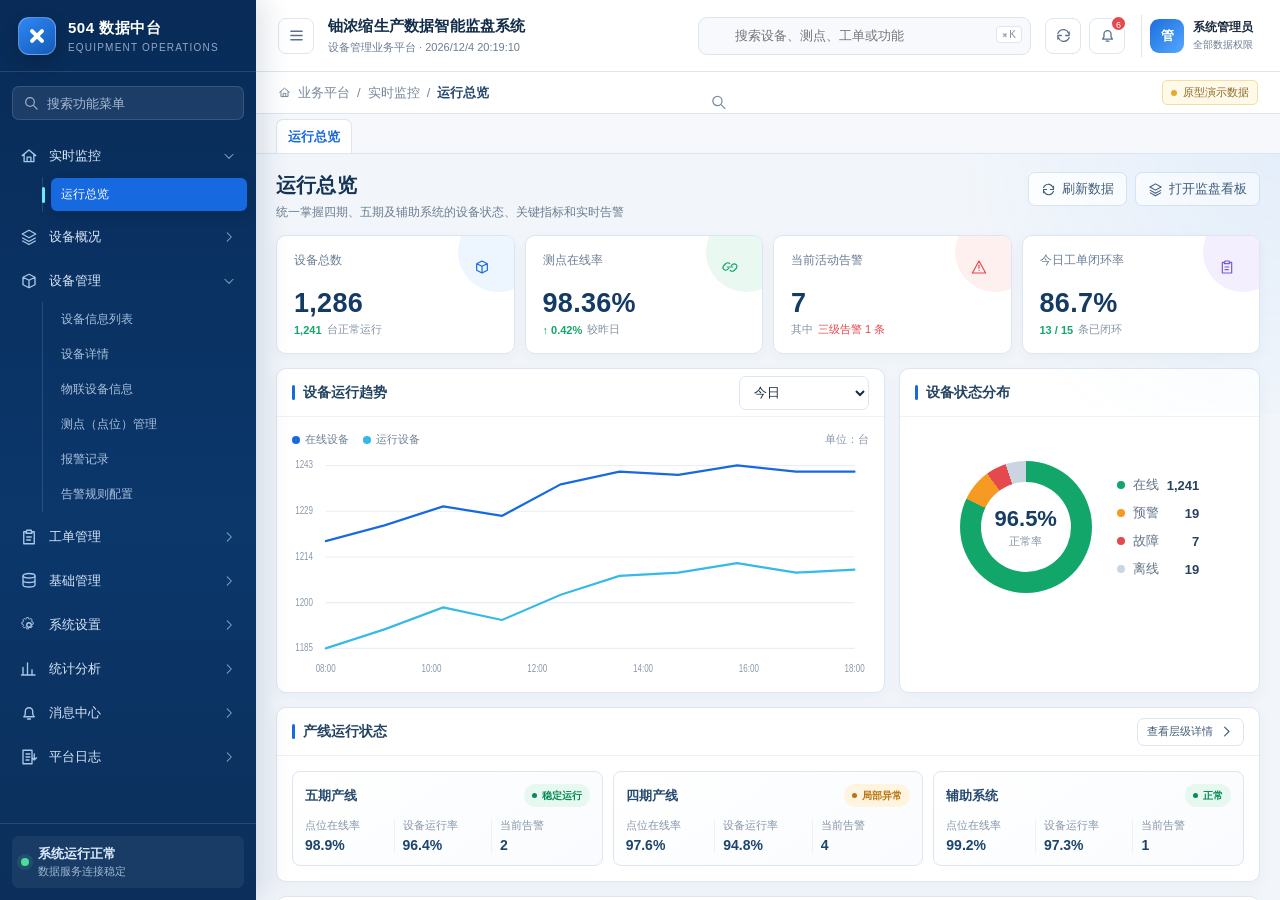
<file: index.html>
<!doctype html>
<html lang="zh-CN">
<head>
  <meta charset="utf-8">
  <meta name="viewport" content="width=device-width,initial-scale=1">
  <title>504厂铀浓缩生产数据智能监盘系统｜业务平台原型</title>
  <style>
    :root{
      --navy:#0a2d59;--navy-2:#123f73;--blue:#1769e0;--blue-2:#2f87f6;--cyan:#34b9e9;
      --bg:#f2f6fb;--panel:#fff;--line:#dce6f1;--line-2:#edf2f7;--text:#1b2b3d;--muted:#6b7d90;
      --green:#13a66a;--orange:#f59a23;--red:#e5484d;--purple:#7759d6;--gray:#8a99aa;
      --shadow:0 10px 30px rgba(22,62,105,.08);--radius:10px;--sidebar:256px;
      --font:"HarmonyOS Sans SC","MiSans","Source Han Sans SC","Microsoft YaHei",sans-serif;
    }
    *{box-sizing:border-box}
    html,body{height:100%;margin:0}
    body{font-family:var(--font);color:var(--text);background:var(--bg);font-size:13px;overflow:hidden}
    button,input,select,textarea{font:inherit;color:inherit}
    button{cursor:pointer}
    .app{height:100%;display:grid;grid-template-columns:var(--sidebar) 1fr;transition:grid-template-columns .22s ease}
    .app.collapsed{--sidebar:76px}
    .sidebar{background:linear-gradient(180deg,#082b57 0%,#0b376b 58%,#0b2f5a 100%);color:#dceaff;overflow:hidden;display:flex;flex-direction:column;box-shadow:8px 0 26px rgba(8,39,79,.13);z-index:20}
    .brand{height:72px;display:flex;align-items:center;gap:12px;padding:0 18px;border-bottom:1px solid rgba(255,255,255,.12);flex:none}
    .brand-mark{width:38px;height:38px;border:1px solid rgba(255,255,255,.28);border-radius:11px;display:grid;place-items:center;background:linear-gradient(145deg,#2f87f6,#135bb7);box-shadow:0 7px 18px rgba(0,0,0,.2);position:relative;flex:none}
    .brand-mark:before,.brand-mark:after{content:"";position:absolute;background:#fff;border-radius:2px}
    .brand-mark:before{width:18px;height:4px;transform:rotate(45deg)}
    .brand-mark:after{width:18px;height:4px;transform:rotate(-45deg)}
    .brand-text{min-width:0;white-space:nowrap;transition:opacity .15s}
    .brand-title{font-size:15px;font-weight:700;letter-spacing:.5px;color:#fff}
    .brand-sub{font-size:10px;opacity:.65;margin-top:4px;letter-spacing:1.2px}
    .collapsed .brand{padding:0 18px}.collapsed .brand-text{opacity:0;pointer-events:none}
    .side-search{margin:14px 12px 10px;position:relative;flex:none}
    .side-search input{width:100%;height:34px;border:1px solid rgba(255,255,255,.12);background:rgba(255,255,255,.08);border-radius:7px;padding:0 12px 0 34px;color:#fff;outline:none}
    .side-search input::placeholder{color:#a7bad0}.side-search svg{position:absolute;left:11px;top:9px;width:16px;height:16px;opacity:.65}
    .collapsed .side-search{display:none}
    .nav{padding:2px 9px 30px;overflow:auto;scrollbar-width:thin;scrollbar-color:rgba(255,255,255,.18) transparent}
    .nav-group{margin:3px 0}
    .nav-head{width:100%;height:41px;border:0;background:transparent;color:#d8e7f8;border-radius:7px;display:flex;align-items:center;gap:11px;padding:0 11px;text-align:left;transition:.18s}
    .nav-head:hover{background:rgba(255,255,255,.08);color:#fff}
    .nav-head .nav-icon{width:18px;height:18px;flex:none;color:#a9c7e9}
    .nav-head .label{flex:1;white-space:nowrap}.nav-head .chev{width:14px;height:14px;opacity:.6;transition:transform .2s}
    .nav-group.open .nav-head .chev{transform:rotate(90deg)}
    .nav-children{display:none;margin:1px 0 4px 33px;border-left:1px solid rgba(255,255,255,.13);padding-left:8px}
    .nav-group.open .nav-children{display:block}
    .nav-item{width:100%;border:0;background:transparent;color:#aac1dc;text-align:left;padding:8px 10px;border-radius:6px;margin:1px 0;white-space:nowrap;font-size:12px;position:relative}
    .nav-item:hover{background:rgba(255,255,255,.08);color:#fff}.nav-item.active{background:#1769e0;color:#fff;box-shadow:0 5px 14px rgba(0,0,0,.13)}
    .nav-item.active:before{content:"";position:absolute;left:-9px;top:9px;width:3px;height:16px;background:#6ee6ff;border-radius:2px}
    .collapsed .nav{padding:10px}.collapsed .nav-head{justify-content:center;padding:0}.collapsed .nav-head .label,.collapsed .nav-head .chev,.collapsed .nav-children{display:none}.collapsed .nav-head .nav-icon{width:21px;height:21px}
    .side-foot{margin-top:auto;padding:12px;border-top:1px solid rgba(255,255,255,.12);flex:none}
    .system-state{display:flex;gap:9px;align-items:center;padding:9px;border-radius:7px;background:rgba(255,255,255,.06);white-space:nowrap}
    .state-dot{width:8px;height:8px;border-radius:50%;background:#4edc9d;box-shadow:0 0 0 4px rgba(78,220,157,.12);flex:none}
    .system-state small{display:block;color:#9db6d2;margin-top:2px}.collapsed .system-state>div:last-child{display:none}.collapsed .system-state{justify-content:center}
    .main{min-width:0;display:flex;flex-direction:column;height:100vh}
    .topbar{height:72px;display:flex;align-items:center;gap:14px;padding:0 22px;background:#fff;border-bottom:1px solid var(--line);flex:none;z-index:15}
    .icon-btn{width:36px;height:36px;border:1px solid var(--line);border-radius:8px;background:#fff;display:grid;place-items:center;color:#597089;position:relative;transition:.18s}
    .icon-btn:hover{border-color:#a9c9f2;color:var(--blue);background:#f6faff}.icon-btn svg{width:17px;height:17px}
    .top-title{min-width:260px}.top-title h1{font-size:17px;margin:0;font-weight:700;color:#122c49;letter-spacing:.2px}.top-title p{font-size:11px;color:var(--muted);margin:4px 0 0}
    .global-search{margin-left:auto;width:min(360px,26vw);position:relative}.global-search input{width:100%;height:38px;border:1px solid var(--line);background:#f7f9fc;border-radius:9px;padding:0 38px 0 36px;outline:none;transition:.18s}.global-search input:focus{border-color:#8bbaf5;background:#fff;box-shadow:0 0 0 3px rgba(23,105,224,.08)}.global-search>svg{position:absolute;left:12px;top:10px;width:17px;color:#7c8da1}.shortcut{position:absolute;right:9px;top:9px;border:1px solid var(--line);border-radius:4px;color:#8191a4;font-size:10px;padding:2px 5px;background:#fff}
    .top-actions{display:flex;gap:8px}.badge{position:absolute;right:-3px;top:-4px;min-width:17px;height:17px;line-height:17px;border-radius:10px;background:var(--red);color:#fff;font-size:9px;text-align:center;padding:0 4px;border:2px solid #fff}
    .userbox{height:42px;display:flex;align-items:center;gap:9px;padding:0 5px 0 8px;border-left:1px solid var(--line);margin-left:2px}.avatar{width:34px;height:34px;border-radius:9px;background:linear-gradient(135deg,#1a6edc,#55a8ff);color:#fff;display:grid;place-items:center;font-weight:700}.userbox b{font-size:12px}.userbox small{display:block;color:var(--muted);font-size:10px;margin-top:2px}
    .crumbbar{height:42px;padding:0 22px;display:flex;align-items:center;gap:7px;background:#fff;border-bottom:1px solid var(--line);color:#77889a;flex:none}.crumbbar svg{width:13px;height:13px}.crumb-current{color:#25486d;font-weight:600}.demo-flag{margin-left:auto;display:flex;align-items:center;gap:6px;color:#8a6b25;background:#fff9e9;border:1px solid #f4df9c;padding:4px 8px;border-radius:5px;font-size:11px}.demo-flag:before{content:"";width:6px;height:6px;border-radius:50%;background:#e7a928}
    .tabbar{height:40px;display:flex;align-items:flex-end;gap:3px;padding:0 20px;background:#f6f8fb;border-bottom:1px solid var(--line);overflow:auto;flex:none}.page-tab{height:34px;border:1px solid transparent;border-bottom:0;background:transparent;color:#667a90;border-radius:7px 7px 0 0;padding:0 11px;display:flex;align-items:center;gap:7px;white-space:nowrap}.page-tab:hover{background:#eef4fb}.page-tab.active{background:#fff;color:var(--blue);border-color:var(--line);font-weight:600}.page-tab .tab-close{opacity:.45;font-size:15px;line-height:1}.page-tab .tab-close:hover{opacity:1;color:var(--red)}
    .content{padding:18px 20px 28px;overflow:auto;flex:1;position:relative}.content:before{content:"";position:fixed;pointer-events:none;right:0;top:154px;width:420px;height:260px;background:radial-gradient(circle at top right,rgba(44,132,236,.065),transparent 66%)}
    .page-head{display:flex;align-items:flex-start;margin-bottom:14px}.page-head h2{font-size:20px;margin:0;color:#153456;letter-spacing:.2px}.page-head p{margin:5px 0 0;color:var(--muted);font-size:12px}.page-head-actions{margin-left:auto;display:flex;gap:8px}
    .btn{height:34px;border-radius:7px;border:1px solid var(--line);background:#fff;color:#425c76;padding:0 12px;display:inline-flex;align-items:center;justify-content:center;gap:6px;transition:.16s;white-space:nowrap}.btn:hover{border-color:#9dbde5;color:var(--blue);background:#f8fbff}.btn svg{width:15px;height:15px}.btn.primary{background:var(--blue);border-color:var(--blue);color:#fff;box-shadow:0 5px 13px rgba(23,105,224,.18)}.btn.primary:hover{background:#0f5fcf}.btn.danger{color:var(--red);border-color:#f0c6c8}.btn.danger:hover{background:#fff6f6}.btn.ghost{border-color:transparent;background:transparent}.btn.small{height:28px;padding:0 9px;font-size:11px}.btn.link{border:0;background:none;color:var(--blue);padding:0;height:auto}.btn:disabled{opacity:.45;cursor:not-allowed}
    .metric-grid{display:grid;grid-template-columns:repeat(4,minmax(0,1fr));gap:13px;margin-bottom:14px}.metric-card{background:#fff;border:1px solid var(--line);border-radius:var(--radius);padding:16px 17px;box-shadow:0 4px 13px rgba(20,59,98,.045);position:relative;overflow:hidden;min-height:105px}.metric-card:after{content:"";position:absolute;right:-24px;top:-24px;width:80px;height:80px;border-radius:50%;background:var(--tint,#eff6ff)}.metric-top{display:flex;justify-content:space-between;color:#687d93;font-size:12px}.metric-icon{width:30px;height:30px;border-radius:8px;display:grid;place-items:center;background:var(--tint,#eef5ff);color:var(--accent,var(--blue));position:relative;z-index:1}.metric-icon svg{width:16px}.metric-value{font-size:27px;font-weight:760;color:#153b64;margin:6px 0 3px;letter-spacing:.3px}.metric-foot{display:flex;align-items:center;gap:5px;font-size:11px;color:#8494a5}.metric-foot strong{color:var(--green)}
    .grid-2{display:grid;grid-template-columns:minmax(0,1.55fr) minmax(300px,.8fr);gap:14px;margin-bottom:14px}.grid-even{display:grid;grid-template-columns:repeat(2,minmax(0,1fr));gap:14px;margin-bottom:14px}.grid-3{display:grid;grid-template-columns:repeat(3,minmax(0,1fr));gap:14px;margin-bottom:14px}.panel{background:#fff;border:1px solid var(--line);border-radius:var(--radius);box-shadow:0 5px 16px rgba(24,63,103,.045);min-width:0}.panel-head{height:48px;padding:0 15px;display:flex;align-items:center;border-bottom:1px solid var(--line-2)}.panel-title{font-size:14px;font-weight:700;color:#234361;display:flex;align-items:center;gap:8px}.panel-title:before{content:"";width:3px;height:15px;border-radius:2px;background:var(--blue)}.panel-head .panel-actions{margin-left:auto;display:flex;gap:6px;align-items:center}.panel-body{padding:15px}.panel.flush .panel-body{padding:0}
    .toolbar{min-height:54px;background:#fff;border:1px solid var(--line);border-radius:var(--radius);padding:9px 12px;display:flex;align-items:center;gap:8px;margin-bottom:12px;box-shadow:0 4px 13px rgba(20,59,98,.035);flex-wrap:wrap}.toolbar .split{width:1px;height:24px;background:var(--line);margin:0 2px}.toolbar .grow{flex:1}.field{height:34px;border:1px solid var(--line);border-radius:7px;background:#fff;padding:0 10px;outline:none;min-width:130px}.field:focus{border-color:#83b2ee;box-shadow:0 0 0 3px rgba(23,105,224,.07)}.field.search{padding-left:32px}.input-wrap{position:relative}.input-wrap svg{position:absolute;left:10px;top:9px;width:15px;color:#8293a7}.field-label{font-size:11px;color:var(--muted);margin-right:-3px}.date-field{min-width:154px}
    .table-wrap{overflow:auto}.data-table{width:100%;border-collapse:collapse;white-space:nowrap}.data-table th{height:40px;background:#f6f9fc;color:#5d7287;font-size:11px;text-align:left;font-weight:650;padding:0 12px;border-bottom:1px solid var(--line)}.data-table td{height:45px;padding:0 12px;border-bottom:1px solid var(--line-2);color:#344c64}.data-table tbody tr{transition:.13s}.data-table tbody tr:hover{background:#f7fbff}.data-table tbody tr:last-child td{border-bottom:0}.cell-main{font-weight:600;color:#203d5c}.cell-sub{font-size:10px;color:#8a99a9;margin-top:3px}.actions{display:flex;align-items:center;gap:10px}.action-link{border:0;background:none;padding:0;color:#2a6fc6;font-size:11px}.action-link:hover{text-decoration:underline}.action-link.danger{color:var(--red)}.checkbox{accent-color:var(--blue)}
    .tag{display:inline-flex;align-items:center;gap:5px;height:23px;padding:0 8px;border-radius:12px;font-size:10px;font-weight:600;background:#edf3f8;color:#67798b}.tag:before{content:"";width:5px;height:5px;border-radius:50%;background:currentColor}.tag.green{color:#078a55;background:#e7f8f0}.tag.red{color:#c83d43;background:#ffebec}.tag.orange{color:#b8750d;background:#fff4df}.tag.blue{color:#1769e0;background:#eaf3ff}.tag.purple{color:#6d4dc7;background:#f1edff}.tag.gray{color:#758596;background:#eef1f5}.tag.no-dot:before{display:none}.tag.square{border-radius:4px}
    .pager{height:48px;border-top:1px solid var(--line-2);display:flex;align-items:center;padding:0 14px;color:#7a8b9c}.pager .pages{margin-left:auto;display:flex;gap:4px}.page-num{width:27px;height:27px;border:1px solid var(--line);border-radius:5px;background:#fff;display:grid;place-items:center;color:#607387}.page-num.active{background:var(--blue);border-color:var(--blue);color:#fff}
    .chart-box{height:230px;position:relative}.chart-svg{width:100%;height:100%;overflow:visible}.chart-grid{stroke:#e9eef5;stroke-width:1}.chart-label{fill:#8a99aa;font-size:10px}.chart-line{fill:none;stroke-width:2.2;stroke-linejoin:round;stroke-linecap:round}.chart-area{opacity:.1}.legend{display:flex;gap:14px;font-size:11px;color:#6f8194;align-items:center}.legend span{display:flex;align-items:center;gap:5px}.legend i{width:8px;height:8px;border-radius:50%;display:inline-block}
    .donut-wrap{display:flex;align-items:center;justify-content:center;gap:25px;height:190px}.donut{width:132px;height:132px;border-radius:50%;background:conic-gradient(var(--green) 0 82%,var(--orange) 82% 90%,var(--red) 90% 95%,#cbd5e1 95%);position:relative}.donut:after{content:"";position:absolute;inset:21px;background:#fff;border-radius:50%}.donut-center{position:absolute;inset:0;display:grid;place-content:center;text-align:center;z-index:1}.donut-center b{font-size:22px;color:#173d65}.donut-center small{color:#8191a2;margin-top:3px}.legend-list{display:grid;gap:10px}.legend-row{display:flex;align-items:center;gap:8px;color:#607387}.legend-row i{width:8px;height:8px;border-radius:50%}.legend-row b{margin-left:auto;color:#28435f}
    .line-cards{display:grid;grid-template-columns:repeat(3,1fr);gap:10px}.line-card{border:1px solid var(--line);border-radius:8px;padding:12px;background:linear-gradient(145deg,#fff,#f9fbfe);transition:.16s}.line-card:hover{border-color:#9dc2f0;transform:translateY(-1px)}.line-card-top{display:flex;justify-content:space-between;align-items:center}.line-name{font-weight:700;color:#25496e}.line-stats{display:grid;grid-template-columns:repeat(3,1fr);margin-top:12px;gap:8px}.line-stats div{border-right:1px solid var(--line-2)}.line-stats div:last-child{border:0}.line-stats small{color:#8796a7;display:block}.line-stats b{font-size:14px;color:#1d456c;display:block;margin-top:4px}
    .tree-layout{display:grid;grid-template-columns:280px minmax(0,1fr);gap:14px}.tree{font-size:12px}.tree ul{list-style:none;padding-left:19px;margin:3px 0}.tree>ul{padding-left:0}.tree-node{height:31px;display:flex;align-items:center;gap:7px;border-radius:6px;padding:0 7px;color:#50677e;cursor:pointer}.tree-node:hover{background:#f0f6fd;color:var(--blue)}.tree-node.selected{background:#eaf3ff;color:#1769e0;font-weight:650}.tree-node svg{width:14px}.tree-count{margin-left:auto;color:#94a2b1;font-size:10px}.tree-caret{font-size:10px;color:#91a0b0}
    .device-summary{display:grid;grid-template-columns:repeat(3,1fr);gap:10px;margin-bottom:13px}.mini-card{border:1px solid var(--line);border-radius:8px;padding:12px;background:#fff}.mini-card small{color:#7f90a2}.mini-card b{display:block;font-size:18px;margin-top:6px;color:#1d4770}.device-tiles{display:grid;grid-template-columns:repeat(3,1fr);gap:10px}.device-tile{border:1px solid var(--line);border-radius:8px;padding:12px;cursor:pointer;transition:.15s;background:#fff}.device-tile:hover{border-color:#84b4ef;box-shadow:0 6px 16px rgba(23,105,224,.08)}.device-tile-head{display:flex;align-items:center;gap:8px}.device-icon{width:30px;height:30px;border-radius:7px;background:#edf5ff;color:var(--blue);display:grid;place-items:center}.device-icon svg{width:16px}.device-tile p{font-size:11px;color:#7b8c9e;margin:8px 0}.device-tile-foot{display:flex;justify-content:space-between;font-size:10px;color:#8494a5}
    .tabs{display:flex;gap:3px;border-bottom:1px solid var(--line);margin-bottom:14px;overflow:auto}.inner-tab{height:38px;border:0;border-bottom:2px solid transparent;background:transparent;color:#65798e;padding:0 15px;white-space:nowrap}.inner-tab.active{color:var(--blue);border-color:var(--blue);font-weight:650}
    .detail-hero{background:linear-gradient(110deg,#0d4f97,#1877da);color:#fff;border-radius:10px;padding:17px 19px;display:flex;align-items:center;gap:15px;margin-bottom:14px;position:relative;overflow:hidden}.detail-hero:after{content:"";position:absolute;width:260px;height:260px;border:1px solid rgba(255,255,255,.09);border-radius:50%;right:-90px;top:-100px;box-shadow:0 0 0 35px rgba(255,255,255,.035)}.detail-hero .device-icon{width:48px;height:48px;background:rgba(255,255,255,.14);color:#fff;position:relative;z-index:1}.detail-hero h2{font-size:18px;margin:0 0 5px}.detail-hero p{margin:0;color:#d5e8fb}.detail-hero-actions{margin-left:auto;display:flex;gap:8px;position:relative;z-index:1}.detail-hero .btn{background:rgba(255,255,255,.11);border-color:rgba(255,255,255,.25);color:#fff}
    .desc-grid{display:grid;grid-template-columns:repeat(3,1fr);gap:0;border:1px solid var(--line);border-radius:8px;overflow:hidden}.desc-item{padding:12px 14px;border-right:1px solid var(--line-2);border-bottom:1px solid var(--line-2)}.desc-item:nth-child(3n){border-right:0}.desc-item:nth-last-child(-n+3){border-bottom:0}.desc-item small{display:block;color:#8595a6;margin-bottom:5px}.desc-item b{font-weight:600;color:#2d4965}
    .progress{height:7px;background:#eaf0f6;border-radius:7px;overflow:hidden}.progress span{display:block;height:100%;border-radius:7px;background:linear-gradient(90deg,var(--blue),var(--cyan))}.progress.green span{background:var(--green)}.progress.orange span{background:var(--orange)}.progress.red span{background:var(--red)}
    .timeline{padding:4px 4px 4px 10px}.timeline-item{position:relative;padding:0 0 18px 23px;border-left:1px solid #dbe5ef}.timeline-item:last-child{border-left-color:transparent;padding-bottom:0}.timeline-item:before{content:"";position:absolute;left:-5px;top:2px;width:9px;height:9px;border-radius:50%;background:#fff;border:2px solid var(--blue)}.timeline-item.done:before{background:var(--blue)}.timeline-item b{font-size:12px;color:#2c4863}.timeline-item p{margin:4px 0 0;color:#7b8c9e;font-size:11px}.timeline-item time{display:block;color:#9aa7b4;font-size:10px;margin-top:3px}
    .status-flow{display:flex;align-items:center;gap:0;padding:13px 16px;background:#f8fbfe;border:1px solid var(--line);border-radius:8px;margin-bottom:14px}.flow-step{flex:1;text-align:center;position:relative;color:#8a99a9;font-size:11px}.flow-step:before{content:"";display:block;width:22px;height:22px;border:2px solid #cbd7e4;background:#fff;border-radius:50%;margin:0 auto 5px;position:relative;z-index:1}.flow-step:after{content:"";position:absolute;top:11px;left:50%;width:100%;height:2px;background:#dce5ef}.flow-step:last-child:after{display:none}.flow-step.done{color:var(--blue);font-weight:600}.flow-step.done:before{border-color:var(--blue);background:var(--blue);box-shadow:inset 0 0 0 5px #fff}.flow-step.done:after{background:#6da8ee}.flow-step.current:before{box-shadow:0 0 0 4px rgba(23,105,224,.12),inset 0 0 0 5px #fff}
    .quality-score{display:flex;align-items:center;gap:18px}.score-ring{width:104px;height:104px;border-radius:50%;background:conic-gradient(var(--blue) 0 97.6%,#e5ebf2 97.6%);position:relative;display:grid;place-items:center}.score-ring:after{content:"";position:absolute;inset:11px;border-radius:50%;background:#fff}.score-ring b{font-size:23px;color:#154b80;z-index:1}.score-notes{display:grid;gap:8px;flex:1}.score-note{display:flex;justify-content:space-between;color:#6f8193}.score-note b{color:#294966}
    .empty{padding:45px 20px;text-align:center;color:#8494a5}.empty svg{width:42px;height:42px;color:#b9c6d4;margin-bottom:10px}.empty b{display:block;color:#667a8e;margin-bottom:5px}
    .notice{padding:10px 12px;border:1px solid #cfe1f6;background:#f1f7ff;color:#42698f;border-radius:7px;display:flex;gap:8px;align-items:flex-start;font-size:11px}.notice.warn{border-color:#f4dcaa;background:#fff9eb;color:#8b6a25}.notice svg{width:15px;flex:none;margin-top:1px}
    .overlay{position:fixed;inset:0;background:rgba(9,27,47,.38);backdrop-filter:blur(2px);z-index:100;display:flex;align-items:center;justify-content:center;padding:24px;animation:fadeIn .16s}.modal{width:min(610px,94vw);max-height:86vh;background:#fff;border-radius:12px;box-shadow:0 25px 70px rgba(4,25,50,.28);display:flex;flex-direction:column;animation:pop .18s}.modal.wide{width:min(850px,94vw)}.modal-head{height:55px;padding:0 18px;display:flex;align-items:center;border-bottom:1px solid var(--line);flex:none}.modal-head h3{margin:0;font-size:15px;color:#203e5d}.modal-close{margin-left:auto;border:0;background:none;color:#8191a3;font-size:22px}.modal-body{padding:18px;overflow:auto}.modal-foot{height:58px;padding:0 18px;display:flex;align-items:center;justify-content:flex-end;gap:8px;border-top:1px solid var(--line);flex:none}.form-grid{display:grid;grid-template-columns:repeat(2,1fr);gap:14px}.form-row{display:grid;gap:6px}.form-row.full{grid-column:1/-1}.form-row label{font-size:11px;color:#61758a}.form-row label em{color:var(--red);font-style:normal;margin-right:2px}.form-control{height:36px;border:1px solid var(--line);border-radius:7px;padding:0 10px;outline:none;background:#fff}.form-control:focus{border-color:#78aaea;box-shadow:0 0 0 3px rgba(23,105,224,.07)}textarea.form-control{height:76px;padding-top:9px;resize:vertical}.help{font-size:10px;color:#94a1af}.stepper{display:flex;margin:0 0 20px}.step{flex:1;text-align:center;color:#8b9baa;position:relative;font-size:11px}.step:before{content:attr(data-step);display:grid;place-items:center;width:25px;height:25px;margin:0 auto 6px;border-radius:50%;border:1px solid #cdd8e4;background:#fff;position:relative;z-index:1}.step:after{content:"";position:absolute;top:12px;left:50%;width:100%;height:1px;background:#dce5ee}.step:last-child:after{display:none}.step.active{color:var(--blue);font-weight:600}.step.active:before{background:var(--blue);border-color:var(--blue);color:#fff}.upload-zone{border:1px dashed #9fc0e6;background:#f8fbff;border-radius:9px;padding:32px;text-align:center;color:#74879a}.upload-zone svg{width:34px;height:34px;color:var(--blue);margin-bottom:7px}.upload-zone b{display:block;color:#315679;margin-bottom:5px}
    .drawer-overlay{position:fixed;inset:0;background:rgba(9,27,47,.24);z-index:90;animation:fadeIn .16s}.drawer{position:absolute;right:0;top:0;height:100%;width:min(560px,90vw);background:#fff;box-shadow:-18px 0 45px rgba(6,32,59,.16);display:flex;flex-direction:column;animation:slideIn .2s}.drawer-head{height:60px;padding:0 19px;display:flex;align-items:center;border-bottom:1px solid var(--line)}.drawer-head h3{margin:0;font-size:16px}.drawer-body{padding:18px;overflow:auto}.drawer-close{margin-left:auto;border:0;background:none;font-size:22px;color:#8292a4}
    .toast-root{position:fixed;right:22px;top:84px;z-index:200;display:grid;gap:8px}.toast{min-width:280px;max-width:360px;background:#fff;border:1px solid var(--line);border-left:4px solid var(--green);border-radius:8px;box-shadow:0 15px 35px rgba(13,47,83,.16);padding:11px 13px;display:flex;align-items:flex-start;gap:9px;animation:toastIn .22s}.toast.error{border-left-color:var(--red)}.toast.warn{border-left-color:var(--orange)}.toast svg{width:17px;color:var(--green);flex:none}.toast.error svg{color:var(--red)}.toast.warn svg{color:var(--orange)}.toast b{display:block;font-size:12px}.toast p{margin:3px 0 0;color:#7d8c9b;font-size:10px}
    .popover{position:fixed;z-index:60;background:#fff;border:1px solid var(--line);border-radius:9px;box-shadow:0 15px 38px rgba(10,42,75,.15);padding:8px;min-width:320px}.search-results{top:62px;right:244px}.popover-item{padding:10px;border-radius:6px;display:flex;align-items:center;gap:9px;cursor:pointer}.popover-item:hover{background:#f1f7fe}.popover-item svg{width:16px;color:var(--blue)}.popover-item small{display:block;color:#8998a7;margin-top:3px}.notif-panel{top:62px;right:82px;width:360px}.notif-head{display:flex;align-items:center;padding:8px 9px 12px;border-bottom:1px solid var(--line)}.notif-head b{font-size:13px}.notif-head button{margin-left:auto}.notif-item{padding:11px 9px;border-bottom:1px solid var(--line-2);display:grid;grid-template-columns:8px 1fr;gap:9px}.notif-item:last-child{border:0}.notif-dot{width:7px;height:7px;border-radius:50%;background:var(--red);margin-top:5px}.notif-item b{font-size:11px}.notif-item p{margin:4px 0;color:#7d8d9e;font-size:10px}.notif-item time{color:#9aa7b4;font-size:9px}
    .kpi-row{display:flex;gap:10px;align-items:end}.kpi-bar{flex:1}.kpi-bar-head{display:flex;justify-content:space-between;margin-bottom:6px;color:#66798d}.kpi-bar-head b{color:#274968}.api-key{font-family:ui-monospace,SFMono-Regular,Menlo,monospace;background:#f3f6fa;border:1px solid var(--line);padding:4px 7px;border-radius:5px;font-size:10px;color:#50677e}.method{font-weight:800;font-size:10px}.method.get{color:#087a4e}.method.post{color:#1769e0}.method.put{color:#a46a0c}
    @keyframes fadeIn{from{opacity:0}to{opacity:1}}@keyframes pop{from{opacity:0;transform:translateY(8px) scale(.985)}to{opacity:1;transform:none}}@keyframes slideIn{from{transform:translateX(30px);opacity:.5}to{transform:none;opacity:1}}@keyframes toastIn{from{transform:translateX(25px);opacity:0}to{transform:none;opacity:1}}
    @media(max-width:1450px){.metric-grid{gap:10px}.grid-2{grid-template-columns:minmax(0,1.35fr) minmax(290px,.8fr)}.device-tiles{grid-template-columns:repeat(2,1fr)}.top-title{min-width:210px}.top-title h1{font-size:15px}}
    @media(max-width:1180px){:root{--sidebar:224px}.metric-grid{grid-template-columns:repeat(2,1fr)}.grid-2,.grid-even{grid-template-columns:1fr}.tree-layout{grid-template-columns:240px 1fr}.userbox>div:last-child{display:none}.global-search{width:250px}.desc-grid{grid-template-columns:repeat(2,1fr)}.desc-item:nth-child(3n){border-right:1px solid var(--line-2)}.desc-item:nth-child(2n){border-right:0}}
  </style>
</head>
<body>
  <svg aria-hidden="true" style="position:absolute;width:0;height:0;overflow:hidden">
    <defs>
      <symbol id="i-home" viewBox="0 0 24 24"><path d="M3 11.5 12 4l9 7.5M5.5 10v9.5h13V10M9.5 19.5v-6h5v6" fill="none" stroke="currentColor" stroke-width="1.8" stroke-linecap="round" stroke-linejoin="round"/></symbol>
      <symbol id="i-layers" viewBox="0 0 24 24"><path d="m12 3 9 5-9 5-9-5 9-5Zm-9 10 9 5 9-5M3 17l9 5 9-5" fill="none" stroke="currentColor" stroke-width="1.8" stroke-linejoin="round"/></symbol>
      <symbol id="i-box" viewBox="0 0 24 24"><path d="m4 7 8-4 8 4-8 4-8-4Zm0 0v10l8 4 8-4V7M12 11v10" fill="none" stroke="currentColor" stroke-width="1.8" stroke-linejoin="round"/></symbol>
      <symbol id="i-clipboard" viewBox="0 0 24 24"><path d="M8 5H5v16h14V5h-3M9 3h6l1 4H8l1-4Zm0 9h6m-6 4h5" fill="none" stroke="currentColor" stroke-width="1.8" stroke-linecap="round" stroke-linejoin="round"/></symbol>
      <symbol id="i-database" viewBox="0 0 24 24"><ellipse cx="12" cy="5" rx="8" ry="3" fill="none" stroke="currentColor" stroke-width="1.8"/><path d="M4 5v6c0 1.7 3.6 3 8 3s8-1.3 8-3V5M4 11v6c0 1.7 3.6 3 8 3s8-1.3 8-3v-6" fill="none" stroke="currentColor" stroke-width="1.8"/></symbol>
      <symbol id="i-settings" viewBox="0 0 24 24"><circle cx="12" cy="12" r="3" fill="none" stroke="currentColor" stroke-width="1.8"/><path d="M19 13.5v-3l-2.2-.6a7 7 0 0 0-.7-1.6l1.2-2-2.1-2.1-2 1.2a7 7 0 0 0-1.7-.7L11 2.5H8l-.6 2.2a7 7 0 0 0-1.6.7l-2-1.2-2.1 2.1 1.2 2a7 7 0 0 0-.7 1.6L0 10.5v3l2.2.6c.2.6.4 1.1.7 1.6l-1.2 2 2.1 2.1 2-1.2c.5.3 1 .6 1.6.7l.6 2.2h3l.6-2.2c.6-.2 1.1-.4 1.7-.7l2 1.2 2.1-2.1-1.2-2c.3-.5.6-1 .7-1.6l2.1-.6Z" fill="none" stroke="currentColor" stroke-width="1.5" stroke-linejoin="round" transform="translate(2.5 0) scale(.8)"/></symbol>
      <symbol id="i-chart" viewBox="0 0 24 24"><path d="M4 20V10m6 10V4m6 16v-7m4 7H2" fill="none" stroke="currentColor" stroke-width="1.8" stroke-linecap="round"/></symbol>
      <symbol id="i-bell" viewBox="0 0 24 24"><path d="M5 17h14l-2-3v-4a5 5 0 0 0-10 0v4l-2 3Zm5 3h4" fill="none" stroke="currentColor" stroke-width="1.8" stroke-linecap="round" stroke-linejoin="round"/></symbol>
      <symbol id="i-log" viewBox="0 0 24 24"><path d="M4 3h12v18H4V3Zm4 5h5m-5 4h5m-5 4h4m7-8v8m-3-3 3 3 3-3" fill="none" stroke="currentColor" stroke-width="1.8" stroke-linecap="round" stroke-linejoin="round"/></symbol>
      <symbol id="i-search" viewBox="0 0 24 24"><circle cx="10.5" cy="10.5" r="6.5" fill="none" stroke="currentColor" stroke-width="1.8"/><path d="m16 16 5 5" fill="none" stroke="currentColor" stroke-width="1.8" stroke-linecap="round"/></symbol>
      <symbol id="i-plus" viewBox="0 0 24 24"><path d="M12 4v16M4 12h16" fill="none" stroke="currentColor" stroke-width="1.8" stroke-linecap="round"/></symbol>
      <symbol id="i-download" viewBox="0 0 24 24"><path d="M12 3v12m-5-5 5 5 5-5M4 19h16" fill="none" stroke="currentColor" stroke-width="1.8" stroke-linecap="round" stroke-linejoin="round"/></symbol>
      <symbol id="i-upload" viewBox="0 0 24 24"><path d="M12 17V5m-5 5 5-5 5 5M4 20h16" fill="none" stroke="currentColor" stroke-width="1.8" stroke-linecap="round" stroke-linejoin="round"/></symbol>
      <symbol id="i-refresh" viewBox="0 0 24 24"><path d="M20 7v5h-5M4 17v-5h5m10.2-3A8 8 0 0 0 6 6l-2 3m16 6-2 3a8 8 0 0 1-13.2-3" fill="none" stroke="currentColor" stroke-width="1.8" stroke-linecap="round" stroke-linejoin="round"/></symbol>
      <symbol id="i-eye" viewBox="0 0 24 24"><path d="M2.5 12s3.5-6 9.5-6 9.5 6 9.5 6-3.5 6-9.5 6-9.5-6-9.5-6Z" fill="none" stroke="currentColor" stroke-width="1.8"/><circle cx="12" cy="12" r="2.5" fill="none" stroke="currentColor" stroke-width="1.8"/></symbol>
      <symbol id="i-edit" viewBox="0 0 24 24"><path d="m14 5 5 5M4 20l1.3-5.3L16.5 3.5a2.1 2.1 0 0 1 3 3L8.3 17.7 4 20Z" fill="none" stroke="currentColor" stroke-width="1.8" stroke-linejoin="round"/></symbol>
      <symbol id="i-trash" viewBox="0 0 24 24"><path d="M4 7h16M9 7V4h6v3m3 0-1 14H7L6 7m4 4v6m4-6v6" fill="none" stroke="currentColor" stroke-width="1.8" stroke-linecap="round" stroke-linejoin="round"/></symbol>
      <symbol id="i-check" viewBox="0 0 24 24"><path d="m4 13 5 5L20 6" fill="none" stroke="currentColor" stroke-width="2" stroke-linecap="round" stroke-linejoin="round"/></symbol>
      <symbol id="i-warning" viewBox="0 0 24 24"><path d="m12 3 10 18H2L12 3Zm0 6v5m0 3v.2" fill="none" stroke="currentColor" stroke-width="1.8" stroke-linecap="round" stroke-linejoin="round"/></symbol>
      <symbol id="i-clock" viewBox="0 0 24 24"><circle cx="12" cy="12" r="9" fill="none" stroke="currentColor" stroke-width="1.8"/><path d="M12 7v5l3 2" fill="none" stroke="currentColor" stroke-width="1.8" stroke-linecap="round"/></symbol>
      <symbol id="i-user" viewBox="0 0 24 24"><circle cx="12" cy="8" r="4" fill="none" stroke="currentColor" stroke-width="1.8"/><path d="M4 21a8 8 0 0 1 16 0" fill="none" stroke="currentColor" stroke-width="1.8"/></symbol>
      <symbol id="i-link" viewBox="0 0 24 24"><path d="M10 14 8.5 15.5a4 4 0 0 1-5.7-5.7l3-3a4 4 0 0 1 5.7 0M14 10l1.5-1.5a4 4 0 0 1 5.7 5.7l-3 3a4 4 0 0 1-5.7 0M8 12h8" fill="none" stroke="currentColor" stroke-width="1.8" stroke-linecap="round"/></symbol>
      <symbol id="i-chevron" viewBox="0 0 24 24"><path d="m9 5 7 7-7 7" fill="none" stroke="currentColor" stroke-width="1.8" stroke-linecap="round" stroke-linejoin="round"/></symbol>
      <symbol id="i-menu" viewBox="0 0 24 24"><path d="M4 6h16M4 12h16M4 18h16" fill="none" stroke="currentColor" stroke-width="1.8" stroke-linecap="round"/></symbol>
      <symbol id="i-file" viewBox="0 0 24 24"><path d="M6 3h8l4 4v14H6V3Zm8 0v5h5M9 12h6m-6 4h6" fill="none" stroke="currentColor" stroke-width="1.8" stroke-linejoin="round"/></symbol>
      <symbol id="i-more" viewBox="0 0 24 24"><circle cx="5" cy="12" r="1.5" fill="currentColor"/><circle cx="12" cy="12" r="1.5" fill="currentColor"/><circle cx="19" cy="12" r="1.5" fill="currentColor"/></symbol>
    </defs>
  </svg>
  <div class="app" id="app">
    <aside class="sidebar">
      <div class="brand"><div class="brand-mark"></div><div class="brand-text"><div class="brand-title">504 数据中台</div><div class="brand-sub">EQUIPMENT OPERATIONS</div></div></div>
      <div class="side-search"><svg><use href="#i-search"/></svg><input id="menuSearch" placeholder="搜索功能菜单"></div>
      <nav class="nav" id="nav"></nav>
      <div class="side-foot"><div class="system-state"><span class="state-dot"></span><div><b>系统运行正常</b><small>数据服务连接稳定</small></div></div></div>
    </aside>
    <section class="main">
      <header class="topbar">
        <button class="icon-btn" data-action="collapse" title="收起菜单"><svg><use href="#i-menu"/></svg></button>
        <div class="top-title"><h1>铀浓缩生产数据智能监盘系统</h1><p>设备管理业务平台 · 系统管理员工作台</p></div>
        <div class="global-search"><svg><use href="#i-search"/></svg><input id="globalSearch" placeholder="搜索设备、测点、工单或功能"><span class="shortcut">⌘ K</span></div>
        <div class="top-actions">
          <button class="icon-btn" data-action="refresh" title="刷新数据"><svg><use href="#i-refresh"/></svg></button>
          <button class="icon-btn" data-action="notifications" title="消息通知"><svg><use href="#i-bell"/></svg><span class="badge" id="notifyBadge">6</span></button>
        </div>
        <div class="userbox"><div class="avatar">管</div><div><b>系统管理员</b><small>全部数据权限</small></div></div>
      </header>
      <div class="crumbbar"><svg><use href="#i-home"/></svg><span>业务平台</span><span>/</span><span id="crumbParent">实时监控</span><span>/</span><span class="crumb-current" id="crumbCurrent">运行总览</span><span class="demo-flag">原型演示数据</span></div>
      <div class="tabbar" id="tabbar"></div>
      <main class="content" id="content"></main>
    </section>
  </div>
  <div id="floating"></div>
  <div class="toast-root" id="toastRoot"></div>
  <script>
  "use strict";
  // 客户评审原型：全部状态仅保存在当前页面内存中。
  const menuGroups = [
    {id:"monitor",label:"实时监控",icon:"home",pages:[{id:"dashboard",label:"运行总览"}]},
    {id:"overview",label:"设备概况",icon:"layers",pages:[{id:"hierarchy",label:"层级浏览"}]},
    {id:"equipment",label:"设备管理",icon:"box",pages:[{id:"devices",label:"设备信息列表"},{id:"device-detail",label:"设备详情"},{id:"gateways",label:"物联设备信息"},{id:"points",label:"测点（点位）管理"},{id:"alarms",label:"报警记录"},{id:"rules",label:"告警规则配置"}]},
    {id:"orders",label:"工单管理",icon:"clipboard",pages:[{id:"fault-orders",label:"故障工单"},{id:"maintenance",label:"保养检修工单与计划"},{id:"quality-orders",label:"数据质量工单"}]},
    {id:"basic",label:"基础管理",icon:"database",pages:[{id:"org-lines",label:"组织与产线期次管理"},{id:"device-dicts",label:"设备类型/型号/制造商"},{id:"data-grades",label:"数据分级配置"},{id:"data-dict",label:"数据字典/术语"},{id:"manual-status",label:"非远传设备状态录入"}]},
    {id:"system",label:"系统设置",icon:"settings",pages:[{id:"users-roles",label:"用户/角色/权限"},{id:"settings",label:"平台参数/个人设置"},{id:"api-services",label:"接口服务管理"}]},
    {id:"analysis",label:"统计分析",icon:"chart",pages:[{id:"point-query",label:"点位数据查询"},{id:"indicators",label:"指标统计"},{id:"quality-report",label:"数据质量报告"}]},
    {id:"message",label:"消息中心",icon:"bell",pages:[{id:"messages",label:"消息列表"},{id:"push-config",label:"推送配置"}]},
    {id:"platform-log",label:"平台日志",icon:"log",pages:[{id:"logs",label:"操作/权限/报警日志"},{id:"chain-monitor",label:"采集链路监控"}]}
  ];
  const pageMeta = {};
  menuGroups.forEach(g=>g.pages.forEach(p=>pageMeta[p.id]={...p,parent:g.label,group:g.id,icon:g.icon}));
  const state = {
    active:"dashboard", openTabs:["dashboard"], expanded:new Set(["monitor","equipment"]), selectedDevice:"DEV-5-001", deviceTab:"base", logTab:"operation", dictTab:"type", settingsTab:"platform", queryMode:"history",
    devices:[
      {code:"DEV-5-001",name:"五期级联机组 01",type:"级联设备",model:"JL-5000",maker:"中核装备",line:"五期产线",status:"在线",grade:"核心",points:328,updated:"刚刚"},
      {code:"DEV-5-012",name:"A型架 12",type:"A型架",model:"AJ-220",maker:"中核装备",line:"五期产线",status:"告警",grade:"重要",points:86,updated:"12 秒前"},
      {code:"DEV-4-006",name:"四期压保设备 06",type:"压保设备",model:"YB-410",maker:"华北仪控",line:"四期产线",status:"在线",grade:"核心",points:124,updated:"5 秒前"},
      {code:"DEV-4-018",name:"四期清保设备 18",type:"清保设备",model:"QB-310",maker:"华北仪控",line:"四期产线",status:"离线",grade:"重要",points:72,updated:"18 分钟前"},
      {code:"DEV-A-003",name:"辅助系统循环水泵 03",type:"动力设备",model:"XH-80",maker:"天工机电",line:"辅助系统",status:"在线",grade:"一般",points:24,updated:"3 秒前"},
      {code:"DEV-A-011",name:"辅助系统空压机 02",type:"动力设备",model:"KY-120",maker:"天工机电",line:"辅助系统",status:"检修",grade:"重要",points:41,updated:"2 小时前"}
    ],
    points:[
      {code:"P5-JL01-PT101",name:"入口压力",address:"DB21.DBD104",unit:"kPa",range:"0～160",type:"浮点型",freq:"1 秒",device:"五期级联机组 01",grade:"核心",value:"86.42",status:"正常",bind:"机组/入口管段"},
      {code:"P5-JL01-TT102",name:"轴承温度",address:"DB21.DBD108",unit:"℃",range:"-20～180",type:"浮点型",freq:"1 秒",device:"五期级联机组 01",grade:"核心",value:"68.7",status:"正常",bind:"机组/主轴承"},
      {code:"P5-AJ12-FT201",name:"支路流量",address:"DB34.DBD220",unit:"m³/h",range:"0～500",type:"浮点型",freq:"2 秒",device:"A型架 12",grade:"重要",value:"446.8",status:"预警",bind:"A型架/流量计"},
      {code:"P4-YB06-PT008",name:"出口压力",address:"DB18.DBD032",unit:"kPa",range:"0～200",type:"浮点型",freq:"1 秒",device:"四期压保设备 06",grade:"核心",value:"112.3",status:"正常",bind:"压保/出口"},
      {code:"P4-QB18-LS010",name:"阀位反馈",address:"DB09.DBX010.2",unit:"%",range:"0～100",type:"布尔型",freq:"5 秒",device:"四期清保设备 18",grade:"重要",value:"--",status:"离线",bind:"未绑定"},
      {code:"PA-WP03-AI07",name:"电机电流",address:"AI.07",unit:"A",range:"0～80",type:"浮点型",freq:"5 秒",device:"辅助系统循环水泵 03",grade:"一般",value:"42.1",status:"正常",bind:"水泵/电机"}
    ],
    alarms:[
      {id:"ALM-260917-0068",time:"2026-09-17 14:32:18",device:"A型架 12",point:"支路流量",level:"二级预警",value:"446.8 m³/h",rule:"支路流量高限预警",status:"未确认"},
      {id:"ALM-260917-0067",time:"2026-09-17 14:26:42",device:"四期清保设备 18",point:"阀位反馈",level:"断连告警",value:"无数据",rule:"测点断连超过 300 秒",status:"已确认"},
      {id:"ALM-260917-0066",time:"2026-09-17 13:58:05",device:"五期级联机组 01",point:"轴承温度",level:"一级预警",value:"79.3 ℃",rule:"轴承温度一级阈值",status:"已转工单"},
      {id:"ALM-260917-0061",time:"2026-09-17 11:46:30",device:"辅助系统循环水泵 03",point:"电机电流",level:"一级预警",value:"65.2 A",rule:"电机电流高限",status:"已确认"},
      {id:"ALM-260916-0189",time:"2026-09-16 22:14:07",device:"四期压保设备 06",point:"出口压力",level:"三级预警",value:"168.7 kPa",rule:"出口压力三级阈值",status:"已转工单"}
    ],
    rules:[
      {id:"R-001",name:"轴承温度三级阈值",point:"轴承温度",condition:"> 75 / 85 / 95 ℃",delay:"10 秒",type:"单测点阈值",status:"启用",hits:8},
      {id:"R-002",name:"支路流量高限预警",point:"支路流量",condition:"> 440 m³/h",delay:"30 秒",type:"单测点阈值",status:"启用",hits:3},
      {id:"R-003",name:"压保压力联动预警",point:"入口压力 + 出口压力",condition:"压差 > 65 kPa",delay:"20 秒",type:"多测点联动",status:"启用",hits:2},
      {id:"R-004",name:"循环水泵空转判断",point:"出口流量 + 电机电流",condition:"流量 < 5 且电流 > 30",delay:"60 秒",type:"多测点联动",status:"停用",hits:0}
    ],
    orders:[
      {id:"WO-260917-012",source:"告警自动",device:"五期级联机组 01",desc:"轴承温度持续超过一级阈值",level:"紧急",assignee:"李明",status:"处理中",created:"2026-09-17 14:02",due:"2026-09-17 18:00"},
      {id:"WO-260917-011",source:"手工创建",device:"四期清保设备 18",desc:"现场核查阀位反馈断连",level:"一般",assignee:"王建国",status:"待接单",created:"2026-09-17 13:18",due:"2026-09-18 12:00"},
      {id:"WO-260916-038",source:"告警自动",device:"四期压保设备 06",desc:"出口压力瞬时超过三级阈值",level:"重要",assignee:"赵伟",status:"待复核",created:"2026-09-16 22:16",due:"2026-09-17 10:00"},
      {id:"WO-260915-024",source:"手工创建",device:"辅助系统空压机 02",desc:"计划停机检查润滑系统",level:"一般",assignee:"周磊",status:"已闭环",created:"2026-09-15 09:10",due:"2026-09-16 17:00"}
    ],
    maintenance:[
      {id:"MP-2026-092",type:"保养计划",device:"五期级联机组 01",content:"季度润滑与紧固检查",cycle:"每 90 天",next:"2026-09-22",owner:"设备保障一组",status:"待执行"},
      {id:"MO-260917-007",type:"检修工单",device:"辅助系统空压机 02",content:"润滑系统停机检修",cycle:"临时",next:"2026-09-17",owner:"设备保障二组",status:"执行中"},
      {id:"MP-2026-073",type:"保养计划",device:"四期压保设备 06",content:"压力传感器校准",cycle:"每 180 天",next:"2026-10-03",owner:"仪控组",status:"待执行"},
      {id:"MO-260912-016",type:"保养工单",device:"A型架 12",content:"支路阀门例行检查",cycle:"月度",next:"2026-09-12",owner:"设备保障一组",status:"已闭环"}
    ],
    qualityOrders:[
      {id:"DQ-260917-009",issue:"测点连续缺失 18 分钟",source:"四期 SCADA",scope:"四期清保设备 18 / 阀位反馈",dept:"四期仪控班",owner:"王建国",status:"整改中",created:"2026-09-17 14:31"},
      {id:"DQ-260917-008",issue:"时间戳间隔异常",source:"五期 SCADA",scope:"五期级联机组 01 / 3 个测点",dept:"五期自动化组",owner:"刘洋",status:"待反馈",created:"2026-09-17 11:05"},
      {id:"DQ-260916-021",issue:"量程配置与点表不一致",source:"点表核对",scope:"辅助系统 / 12 个测点",dept:"辅助系统运行班",owner:"陈刚",status:"待复核",created:"2026-09-16 16:42"},
      {id:"DQ-260915-014",issue:"重复数据超过质量阈值",source:"四期 DCS",scope:"四期压保设备 06 / 出口压力",dept:"四期仪控班",owner:"赵伟",status:"已闭环",created:"2026-09-15 09:22"}
    ],
    gateways:[
      {id:"GW-5-01",name:"五期采集网关 01",ip:"10.54.5.21",protocol:"OPC DA",line:"五期产线",points:8264,status:"在线",delay:"38 ms",last:"刚刚"},
      {id:"GW-4-01",name:"四期采集网关 01",ip:"10.54.4.18",protocol:"OPC DA",line:"四期产线",points:4918,status:"在线",delay:"52 ms",last:"2 秒前"},
      {id:"GW-A-01",name:"辅助系统网关 01",ip:"10.54.8.10",protocol:"MQTT",line:"辅助系统",points:1256,status:"在线",delay:"74 ms",last:"3 秒前"},
      {id:"GW-4-02",name:"四期备用网关",ip:"10.54.4.19",protocol:"OPC DA",line:"四期产线",points:0,status:"停用",delay:"--",last:"2026-09-12"}
    ],
    apiServices:[
      {id:"API-001",name:"设备实时数据查询",path:"/api/v1/realtime/device/{id}",method:"GET",consumer:"业务平台、大屏",calls:"18.6万",success:"99.98%",status:"已发布"},
      {id:"API-002",name:"测点历史数据查询",path:"/api/v1/history/points",method:"POST",consumer:"业务平台",calls:"4.2万",success:"99.94%",status:"已发布"},
      {id:"API-003",name:"告警事件订阅",path:"/api/v1/subscription/alarm",method:"POST",consumer:"大屏、运营平台",calls:"1.8万",success:"99.91%",status:"已发布"},
      {id:"API-004",name:"设备状态汇总",path:"/api/v1/status/summary",method:"GET",consumer:"生产运营平台",calls:"8,624",success:"99.99%",status:"已发布"},
      {id:"API-005",name:"质量报告数据",path:"/api/v1/quality/report",method:"GET",consumer:"待授权",calls:"0",success:"--",status:"草稿"}
    ],
    messages:[
      {id:1,type:"告警消息",title:"A型架 12 支路流量触发二级预警",body:"当前值 446.8 m³/h，持续时间 42 秒。",time:"2 分钟前",read:false,target:"alarms"},
      {id:2,type:"工单消息",title:"故障工单 WO-260916-038 等待复核",body:"四期压保设备 06 已提交处置结果。",time:"18 分钟前",read:false,target:"fault-orders"},
      {id:3,type:"质量消息",title:"四期 SCADA 出现测点连续缺失",body:"已生成数据质量工单 DQ-260917-009。",time:"31 分钟前",read:false,target:"quality-orders"},
      {id:4,type:"系统消息",title:"数据分级策略已成功下发",body:"核心设备数据保留策略已同步至虎符。",time:"1 小时前",read:true,target:"data-grades"},
      {id:5,type:"接口消息",title:"告警订阅接口调用量上升",body:"近一小时调用量较昨日同期增加 16%。",time:"2 小时前",read:true,target:"api-services"}
    ]
  };
  state.users=[
    {account:"admin",name:"系统管理员",org:"平台管理组",role:"系统管理员",scope:"全部数据",status:"启用",login:"2026-09-17 14:28"},
    {account:"liming",name:"李明",org:"五期设备保障组",role:"设备工程师",scope:"五期产线",status:"启用",login:"2026-09-17 13:52"},
    {account:"wangjg",name:"王建国",org:"四期仪控班",role:"工单处理员",scope:"四期产线",status:"启用",login:"2026-09-17 12:40"},
    {account:"liuyang",name:"刘洋",org:"数据管理组",role:"数据管理员",scope:"全部产线",status:"启用",login:"2026-09-17 11:16"},
    {account:"audit",name:"审计员",org:"安全管理组",role:"审计只读",scope:"全部产线",status:"停用",login:"2026-09-10 09:02"}
  ];
  state.manualRecords=[
    {code:"NV-5-014",name:"五期手动隔离阀 14",type:"手阀",line:"五期产线",status:"开启",range:"2026-09-17 08:00 至 20:00",owner:"张强",valid:"有效"},
    {code:"NV-4-026",name:"四期旁路阀 26",type:"手阀",line:"四期产线",status:"关闭",range:"2026-09-17 12:00 至 18:00",owner:"王建国",valid:"有效"},
    {code:"NV-A-008",name:"辅助系统检修隔离阀 08",type:"手阀",line:"辅助系统",status:"关闭",range:"2026-09-16 09:00 至 2026-09-18 17:00",owner:"陈刚",valid:"有效"},
    {code:"NV-5-009",name:"五期取样阀 09",type:"手阀",line:"五期产线",status:"开启",range:"2026-09-16 08:00 至 17:00",owner:"李明",valid:"已过期"}
  ];
  state.pushRules=[
    {id:"PUSH-001",name:"三级告警即时推送",type:"三级告警",target:"生产运营一体化平台",mode:"即时",status:"启用",last:"2026-09-17 13:41 成功"},
    {id:"PUSH-002",name:"故障工单状态推送",type:"工单创建、闭环",target:"生产运营一体化平台",mode:"即时",status:"启用",last:"2026-09-17 14:02 成功"},
    {id:"PUSH-003",name:"质量日报推送",type:"数据质量日报",target:"生产运营一体化平台",mode:"每日 08:30",status:"启用",last:"2026-09-17 08:30 成功"},
    {id:"PUSH-004",name:"链路异常推送",type:"数据源断连",target:"生产运营一体化平台",mode:"延迟 60 秒",status:"停用",last:"2026-09-12 10:16 成功"}
  ];
  state.deviceDicts={
    type:[["级联设备","EQ-JL","18","启用"],["A型架","EQ-AJ","126","启用"],["压保设备","EQ-YB","42","启用"],["清保设备","EQ-QB","56","启用"],["动力设备","EQ-DL","218","启用"]],
    model:[["JL-5000","中核装备","级联设备","启用"],["AJ-220","中核装备","A型架","启用"],["YB-410","华北仪控","压保设备","启用"],["QB-310","华北仪控","清保设备","启用"]],
    maker:[["中核装备","MFR-001","西安","启用"],["华北仪控","MFR-002","北京","启用"],["天工机电","MFR-003","天津","启用"]]
  };

  function icon(name,cls=""){return `<svg class="${cls}"><use href="#i-${name}"/></svg>`}
  function esc(v){return String(v??"").replace(/[&<>'"]/g,c=>({"&":"&amp;","<":"&lt;",">":"&gt;","'":"&#39;",'"':"&quot;"}[c]))}
  function tag(text,color="gray",square=false){return `<span class="tag ${color}${square?" square":""}">${esc(text)}</span>`}
  function statusTag(v){const m={"在线":"green","正常":"green","启用":"green","已发布":"green","已闭环":"green","已确认":"blue","已转工单":"purple","处理中":"blue","执行中":"blue","待复核":"purple","待接单":"orange","待派单":"orange","待执行":"orange","整改中":"blue","待反馈":"orange","预警":"orange","告警":"red","未确认":"red","离线":"red","停用":"gray","检修":"purple","草稿":"gray"};return tag(v,m[v]||"gray")}
  function btn(label,action,style="",extra=""){return `<button class="btn ${style}" data-action="${action}" ${extra}>${label}</button>`}
  function pageHead(title,desc,actions=""){return `<div class="page-head"><div><h2>${title}</h2><p>${desc}</p></div><div class="page-head-actions">${actions}</div></div>`}
  function panel(title,body,actions="",cls=""){return `<section class="panel ${cls}"><div class="panel-head"><div class="panel-title">${title}</div><div class="panel-actions">${actions}</div></div><div class="panel-body">${body}</div></section>`}
  function metric(title,value,foot,iconName="chart",accent="#1769e0",tint="#edf5ff"){return `<div class="metric-card" style="--accent:${accent};--tint:${tint}"><div class="metric-top"><span>${title}</span><span class="metric-icon">${icon(iconName)}</span></div><div class="metric-value">${value}</div><div class="metric-foot">${foot}</div></div>`}
  function pager(total,range="1–6"){return `<div class="pager">共 ${total} 条，当前显示 ${range}<div class="pages"><button class="page-num">‹</button><button class="page-num active">1</button><button class="page-num">2</button><button class="page-num">3</button><button class="page-num">›</button></div></div>`}
  function table(headers,rows,total=rows.length){return `<div class="table-wrap"><table class="data-table"><thead><tr>${headers.map(h=>`<th>${h}</th>`).join("")}</tr></thead><tbody>${rows.join("")}</tbody></table></div>${pager(total,`1–${Math.min(rows.length,total)}`)}`}
  function toolbar(filters,actions){return `<div class="toolbar">${filters}<span class="grow"></span>${actions}</div>`}
  function searchField(ph="请输入关键词"){return `<div class="input-wrap">${icon("search")}<input class="field search" data-table-filter placeholder="${ph}"></div>`}
  function selectField(options,label="全部状态"){return `<select class="field" data-table-filter><option>${label}</option>${options.map(x=>`<option>${x}</option>`).join("")}</select>`}
  function renderNav(query=""){
    const q=query.trim().toLowerCase();
    document.getElementById("nav").innerHTML=menuGroups.map(g=>{
      const pages=g.pages.filter(p=>!q||p.label.toLowerCase().includes(q)||g.label.toLowerCase().includes(q));
      if(!pages.length)return "";
      const open=state.expanded.has(g.id)||q;
      return `<div class="nav-group ${open?"open":""}" data-group="${g.id}"><button class="nav-head" data-action="toggle-group" data-id="${g.id}" title="${g.label}">${icon(g.icon,"nav-icon")}<span class="label">${g.label}</span>${icon("chevron","chev")}</button><div class="nav-children">${pages.map(p=>`<button class="nav-item ${state.active===p.id?"active":""}" data-nav="${p.id}">${p.label}</button>`).join("")}</div></div>`
    }).join("");
  }
  function renderTabs(){
    document.getElementById("tabbar").innerHTML=state.openTabs.map(id=>`<button class="page-tab ${state.active===id?"active":""}" data-nav="${id}">${pageMeta[id].label}${id!=="dashboard"?`<span class="tab-close" data-close-tab="${id}">×</span>`:""}</button>`).join("");
  }
  function navigate(id){
    if(!pageMeta[id])return;
    state.active=id;if(!state.openTabs.includes(id))state.openTabs.push(id);
    state.expanded.add(pageMeta[id].group);
    renderNav(document.getElementById("menuSearch").value);renderTabs();renderPage();
  }
  function miniLine(values,color="#1769e0",w=260,h=64){
    const min=Math.min(...values),max=Math.max(...values),span=max-min||1;
    const pts=values.map((v,i)=>`${(i/(values.length-1))*w},${h-6-((v-min)/span)*(h-14)}`).join(" ");
    return `<svg viewBox="0 0 ${w} ${h}" class="chart-svg" preserveAspectRatio="none"><polyline points="${pts}" fill="none" stroke="${color}" stroke-width="2" vector-effect="non-scaling-stroke"/></svg>`
  }
  function lineChart(series,height=225){
    const w=720,h=height,p={l:42,r:18,t:18,b:28};let all=series.flatMap(s=>s.values),min=Math.min(...all),max=Math.max(...all),span=max-min||1;
    const y=v=>p.t+(h-p.t-p.b)*(1-(v-min)/span),x=i=>p.l+(w-p.l-p.r)*i/(series[0].values.length-1);
    const grid=Array.from({length:5},(_,i)=>{const yy=p.t+i*(h-p.t-p.b)/4,val=(max-i*span/4).toFixed(max<10?1:0);return `<line x1="${p.l}" y1="${yy}" x2="${w-p.r}" y2="${yy}" class="chart-grid"/><text x="4" y="${yy+3}" class="chart-label">${val}</text>`}).join("");
    const lines=series.map(s=>{const pts=s.values.map((v,i)=>`${x(i)},${y(v)}`).join(" ");return `<polyline points="${pts}" class="chart-line" stroke="${s.color}"/>`}).join("");
    const labels=["08:00","10:00","12:00","14:00","16:00","18:00"].map((l,i)=>`<text x="${p.l+i*(w-p.l-p.r)/5}" y="${h-5}" text-anchor="middle" class="chart-label">${l}</text>`).join("");
    return `<svg viewBox="0 0 ${w} ${h}" class="chart-svg" preserveAspectRatio="none">${grid}${lines}${labels}</svg>`
  }
  function toast(title,msg="操作已完成",type="success"){
    const el=document.createElement("div");el.className=`toast ${type}`;el.innerHTML=`${icon(type==="error"?"warning":"check")}<div><b>${esc(title)}</b><p>${esc(msg)}</p></div>`;document.getElementById("toastRoot").appendChild(el);setTimeout(()=>el.remove(),3200)
  }
  function closeFloating(){document.getElementById("floating").innerHTML=""}
  function openModal(title,body,footer="",wide=false){document.getElementById("floating").innerHTML=`<div class="overlay" data-action="overlay-close"><div class="modal ${wide?"wide":""}"><div class="modal-head"><h3>${title}</h3><button class="modal-close" data-action="close-floating">×</button></div><div class="modal-body">${body}</div><div class="modal-foot">${footer||btn("取消","close-floating")+btn("确认","modal-confirm","primary")}</div></div></div>`}
  function openDrawer(title,body){document.getElementById("floating").innerHTML=`<div class="drawer-overlay" data-action="overlay-close"><aside class="drawer"><div class="drawer-head"><h3>${title}</h3><button class="drawer-close" data-action="close-floating">×</button></div><div class="drawer-body">${body}</div></aside></div>`}
  function renderPage(){
    const meta=pageMeta[state.active];document.getElementById("crumbParent").textContent=meta.parent;document.getElementById("crumbCurrent").textContent=meta.label;
    const renderer=pages[state.active]||(()=>pageHead(meta.label,"页面正在准备中"));document.getElementById("content").innerHTML=renderer();document.querySelector(".content").scrollTop=0;
  }
  const pages={};
  pages.dashboard=()=>{
    const alarmRows=state.alarms.slice(0,4).map(a=>`<tr class="data-row"><td><span class="cell-main">${a.time.split(" ")[1]}</span><div class="cell-sub">${a.time.split(" ")[0]}</div></td><td><button class="action-link" data-action="open-device-by-name" data-name="${a.device}">${a.device}</button></td><td>${a.point}</td><td>${tag(a.level,a.level.includes("三级")?"red":a.level.includes("二级")||a.level.includes("断连")?"orange":"blue")}</td><td>${a.value}</td><td>${statusTag(a.status)}</td><td><button class="action-link" data-nav="alarms">处理</button></td></tr>`);
    const lineCards=[
      {name:"五期产线",tag:"稳定运行",color:"green",online:"98.9%",rate:"96.4%",alarms:2},
      {name:"四期产线",tag:"局部异常",color:"orange",online:"97.6%",rate:"94.8%",alarms:4},
      {name:"辅助系统",tag:"正常",color:"green",online:"99.2%",rate:"97.3%",alarms:1}
    ].map(x=>`<div class="line-card" data-nav="hierarchy"><div class="line-card-top"><span class="line-name">${x.name}</span>${tag(x.tag,x.color)}</div><div class="line-stats"><div><small>点位在线率</small><b>${x.online}</b></div><div><small>设备运行率</small><b>${x.rate}</b></div><div><small>当前告警</small><b>${x.alarms}</b></div></div></div>`).join("");
    return pageHead("运行总览","统一掌握四期、五期及辅助系统的设备状态、关键指标和实时告警",btn(`${icon("refresh")}刷新数据`,`refresh`)+btn(`${icon("layers")}打开监盘看板`,`open-bigscreen`))+`
      <div class="metric-grid">
        ${metric("设备总数","1,286","<strong>1,241</strong> 台正常运行","box")}
        ${metric("测点在线率","98.36%","<strong>↑ 0.42%</strong> 较昨日","link","#13a66a","#e9f8f1")}
        ${metric("当前活动告警","7","其中 <span style='color:#e5484d'>三级告警 1 条</span>","warning","#e5484d","#fff0f0")}
        ${metric("今日工单闭环率","86.7%","<strong>13 / 15</strong> 条已闭环","clipboard","#7759d6","#f3efff")}
      </div>
      <div class="grid-2">
        ${panel("设备运行趋势",`<div class="legend"><span><i style="background:#1769e0"></i>在线设备</span><span><i style="background:#34b9e9"></i>运行设备</span><span style="margin-left:auto;color:#8a99aa">单位：台</span></div><div class="chart-box">${lineChart([{values:[1219,1224,1230,1227,1237,1241,1240,1243,1241,1241],color:"#1769e0"},{values:[1185,1191,1198,1194,1202,1208,1209,1212,1209,1210],color:"#34b9e9"}])}</div>`,`<select class="field"><option>今日</option><option>近 7 日</option></select>`) }
        ${panel("设备状态分布",`<div class="donut-wrap"><div class="donut"><div class="donut-center"><b>96.5%</b><small>正常率</small></div></div><div class="legend-list"><div class="legend-row"><i style="background:#13a66a"></i>在线<b>1,241</b></div><div class="legend-row"><i style="background:#f59a23"></i>预警<b>19</b></div><div class="legend-row"><i style="background:#e5484d"></i>故障<b>7</b></div><div class="legend-row"><i style="background:#cbd5e1"></i>离线<b>19</b></div></div></div>`) }
      </div>
      ${panel("产线运行状态",`<div class="line-cards">${lineCards}</div>`,`<button class="btn small" data-nav="hierarchy">查看层级详情 ${icon("chevron")}</button>`) }
      <div style="height:14px"></div>
      ${panel("实时告警",table(["发生时间","设备","测点","告警等级","触发值","状态","操作"],alarmRows,7),`<button class="btn small" data-nav="alarms">全部报警记录 ${icon("chevron")}</button>`,"flush")}`;
  };

  pages.hierarchy=()=>{
    const tiles=state.devices.slice(0,6).map(d=>`<div class="device-tile" data-action="open-device" data-id="${d.code}"><div class="device-tile-head"><span class="device-icon">${icon("box")}</span><div><b>${d.name}</b><div class="cell-sub">${d.code}</div></div><span style="margin-left:auto">${statusTag(d.status)}</span></div><p>${d.type} · ${d.points} 个测点 · ${d.grade}设备</p><div class="device-tile-foot"><span>${d.line}</span><span>更新 ${d.updated}</span></div></div>`).join("");
    return pageHead("层级浏览","按系统—产线（期）—设备—测点四级结构统一浏览生产对象",btn(`${icon("search")}定位设备`,`focus-page-search`)+btn(`${icon("settings")}层级维护`,`nav-direct`,`primary`,`data-target="org-lines"`))+`
      <div class="tree-layout">
        ${panel("生产对象层级",`<div class="input-wrap" style="margin-bottom:10px">${icon("search")}<input class="field search" style="width:100%" placeholder="搜索层级节点"></div><div class="tree"><ul><li><div class="tree-node selected"><span class="tree-caret">▼</span>${icon("database")}504厂铀浓缩生产系统<span class="tree-count">15,438</span></div><ul><li><div class="tree-node" data-action="tree-select"><span class="tree-caret">▼</span>${icon("layers")}五期产线<span class="tree-count">8,264</span></div><ul><li><div class="tree-node" data-action="tree-select">${icon("box")}五期级联机组 01<span class="tree-count">328</span></div></li><li><div class="tree-node" data-action="tree-select">${icon("box")}A型架 12<span class="tree-count">86</span></div></li></ul></li><li><div class="tree-node" data-action="tree-select"><span class="tree-caret">▶</span>${icon("layers")}四期产线<span class="tree-count">4,918</span></div></li><li><div class="tree-node" data-action="tree-select"><span class="tree-caret">▶</span>${icon("layers")}辅助系统<span class="tree-count">1,256</span></div></li><li><div class="tree-node" style="opacity:.6"><span class="tree-caret">▶</span>${icon("layers")}一至三期（未接入）</div></li><li><div class="tree-node" style="opacity:.6"><span class="tree-caret">▶</span>${icon("layers")}六期（预留）</div></li></ul></li></ul></div>`) }
        <div>
          <div class="device-summary"><div class="mini-card"><small>当前层级设备</small><b>1,286</b></div><div class="mini-card"><small>接入测点</small><b>14,438</b></div><div class="mini-card"><small>异常对象</small><b style="color:#e5484d">26</b></div></div>
          ${panel("设备分布与状态",`<div class="device-tiles">${tiles}</div>`,selectField(["五期产线","四期产线","辅助系统"],"全部产线"))}
        </div>
      </div>`;
  };

  pages.devices=()=>{
    const rows=state.devices.map(d=>`<tr class="data-row"><td><input type="checkbox" class="checkbox"></td><td><button class="action-link cell-main" data-action="open-device" data-id="${d.code}">${d.name}</button><div class="cell-sub">${d.code}</div></td><td>${d.type}<div class="cell-sub">${d.model}</div></td><td>${d.maker}</td><td>${d.line}</td><td>${statusTag(d.status)}</td><td>${tag(d.grade,d.grade==="核心"?"red":d.grade==="重要"?"orange":"blue",true)}</td><td>${d.points}</td><td><div class="actions"><button class="action-link" data-action="open-device" data-id="${d.code}">详情</button><button class="action-link" data-action="edit-entity" data-entity="device" data-id="${d.code}">编辑</button><button class="action-link danger" data-action="delete-entity" data-entity="device" data-id="${d.code}">删除</button></div></td></tr>`);
    return pageHead("设备信息列表","维护设备编码、类型、型号、制造商、所属产线、状态和设备分级",btn(`${icon("download")}导出设备`,`export`)+btn(`${icon("plus")}新增设备`,`add-entity`,`primary`,`data-entity="device"`))+toolbar(searchField("设备名称或编码")+selectField(["五期产线","四期产线","辅助系统"],"全部产线")+selectField(["在线","告警","离线","检修"],"全部状态")+selectField(["核心","重要","一般"],"全部分级"),btn(`${icon("search")}查询`,`apply-filter`,`primary`)+btn("重置","reset-filter"))+panel("设备台账",table(["","设备名称 / 编码","类型 / 型号","制造商","所属产线","状态","分级","测点数","操作"],rows,1286),"","flush");
  };

  function deviceBase(d){return `<div class="desc-grid"><div class="desc-item"><small>设备名称</small><b>${d.name}</b></div><div class="desc-item"><small>设备编码</small><b>${d.code}</b></div><div class="desc-item"><small>运行状态</small>${statusTag(d.status)}</div><div class="desc-item"><small>设备类型</small><b>${d.type}</b></div><div class="desc-item"><small>设备型号</small><b>${d.model}</b></div><div class="desc-item"><small>制造商</small><b>${d.maker}</b></div><div class="desc-item"><small>所属产线</small><b>${d.line}</b></div><div class="desc-item"><small>设备分级</small><b>${d.grade}设备</b></div><div class="desc-item"><small>投运日期</small><b>2022-06-18</b></div><div class="desc-item"><small>关联测点</small><b>${d.points} 个</b></div><div class="desc-item"><small>数据保留期限</small><b>${d.grade==="核心"?"6 年":"1 年"}</b></div><div class="desc-item"><small>责任班组</small><b>${d.line.replace("产线","")}设备保障组</b></div></div><div style="height:14px"></div><div class="grid-even">${panel("设备位置与层级",`<div class="notice">${icon("layers")}504厂铀浓缩生产系统 / ${d.line} / ${d.type} / ${d.name}</div><div style="height:12px"></div><div class="desc-grid" style="grid-template-columns:repeat(2,1fr)"><div class="desc-item"><small>区域</small><b>${d.line}主工艺区</b></div><div class="desc-item"><small>三维模型标识</small><b>M-${d.code}</b></div></div>`) }${panel("运行摘要",`<div class="kpi-row"><div class="kpi-bar"><div class="kpi-bar-head"><span>今日运行率</span><b>96.4%</b></div><div class="progress"><span style="width:96.4%"></span></div></div></div><div class="kpi-row" style="margin-top:14px"><div class="kpi-bar"><div class="kpi-bar-head"><span>测点在线率</span><b>99.1%</b></div><div class="progress green"><span style="width:99.1%"></span></div></div></div><div class="kpi-row" style="margin-top:14px"><div class="kpi-bar"><div class="kpi-bar-head"><span>本月健康度</span><b>92.8</b></div><div class="progress orange"><span style="width:92.8%"></span></div></div></div>`) }</div>`}
  function deviceRealtime(d){const rows=state.points.filter(p=>p.device===d.name).map(p=>`<tr class="data-row"><td><span class="cell-main">${p.name}</span><div class="cell-sub">${p.code}</div></td><td>${p.value} ${p.value!=="--"?p.unit:""}</td><td>${statusTag(p.status)}</td><td>${p.freq}</td><td>刚刚</td><td><button class="action-link" data-nav="point-query">查看趋势</button></td></tr>`);return table(["测点","实时值","状态","采集频率","更新时间","操作"],rows.length?rows:[`<tr><td colspan="6"><div class="empty">${icon("database")}<b>暂无已展示测点</b>可在测点管理中绑定更多测点</div></td></tr>`],d.points)}
  function deviceHistory(){return `<div class="toolbar"><span class="field-label">时间范围</span><input class="field date-field" value="2026-09-17 08:00"><span>至</span><input class="field date-field" value="2026-09-17 18:00"><select class="field"><option>轴承温度</option><option>入口压力</option><option>支路流量</option></select><button class="btn primary" data-action="refresh">查询</button><span class="grow"></span><button class="btn" data-action="export">${icon("download")}导出数据</button></div>${panel("历史趋势",`<div class="legend"><span><i style="background:#1769e0"></i>轴承温度 ℃</span><span><i style="background:#34b9e9"></i>入口压力 kPa</span><span style="margin-left:auto">支持滚轮缩放与区间截取</span></div><div class="chart-box" style="height:300px">${lineChart([{values:[62,64,63,67,70,69,73,76,72,68],color:"#1769e0"},{values:[80,82,81,85,88,87,90,89,87,86],color:"#34b9e9"}],300)}</div>`)}`}
  function deviceComposition(d){return `<div class="grid-2"><div class="panel"><div class="panel-head"><div class="panel-title">设备组态示意</div></div><div class="panel-body" style="height:300px;display:grid;place-items:center;background:linear-gradient(90deg,#f4f8fc 1px,transparent 1px),linear-gradient(#f4f8fc 1px,transparent 1px);background-size:20px 20px"><div style="width:76%;height:170px;border:2px solid #8fb9e6;border-radius:18px;position:relative;background:#f8fbff;display:grid;place-items:center"><div style="position:absolute;left:-22px;width:44px;height:70px;border:2px solid #8fb9e6;background:#fff;border-radius:7px"></div><div style="font-size:18px;font-weight:700;color:#315b85">${d.name}</div><div style="position:absolute;right:8%;top:14%;display:grid;gap:8px"><span class="tag green">入口压力 86.42 kPa</span><span class="tag green">轴承温度 68.7 ℃</span><span class="tag blue">运行频率 49.8 Hz</span></div><div style="position:absolute;bottom:-30px;color:#7b8d9f;font-size:11px">组态仅用于设备点位关系确认，不替代三维监盘看板</div></div></div></div>${panel("部件与测点绑定",`<div class="timeline"><div class="timeline-item done"><b>入口管段</b><p>入口压力、入口流量 · 2 个测点</p></div><div class="timeline-item done"><b>主轴承</b><p>轴承温度、振动值 · 4 个测点</p></div><div class="timeline-item done"><b>驱动单元</b><p>电机电流、运行频率 · 6 个测点</p></div><div class="timeline-item"><b>其他部件</b><p>${d.points-12} 个测点已按点表挂载</p></div></div>`)}</div>`}
  pages["device-detail"]=()=>{
    const d=state.devices.find(x=>x.code===state.selectedDevice)||state.devices[0];
    const tabs=[['base','基础信息'],['realtime','实时数据'],['history','历史数据'],['composition','设备组态'],['alarm','关联告警'],['order','关联工单']];
    let body=state.deviceTab==="base"?deviceBase(d):state.deviceTab==="realtime"?deviceRealtime(d):state.deviceTab==="history"?deviceHistory():state.deviceTab==="composition"?deviceComposition(d):state.deviceTab==="alarm"?table(["报警编号","时间","测点","等级","触发值","状态"],state.alarms.filter(a=>a.device===d.name).map(a=>`<tr><td>${a.id}</td><td>${a.time}</td><td>${a.point}</td><td>${tag(a.level,"orange")}</td><td>${a.value}</td><td>${statusTag(a.status)}</td></tr>`),8):table(["工单编号","来源","故障描述","等级","处理人","状态"],state.orders.filter(o=>o.device===d.name).map(o=>`<tr><td>${o.id}</td><td>${o.source}</td><td>${o.desc}</td><td>${tag(o.level,o.level==="紧急"?"red":"orange")}</td><td>${o.assignee}</td><td>${statusTag(o.status)}</td></tr>`),5);
    return `<div class="detail-hero"><span class="device-icon">${icon("box")}</span><div><h2>${d.name}</h2><p>${d.code} · ${d.line} · ${d.type}</p></div><span>${statusTag(d.status)}</span><div class="detail-hero-actions">${btn(`${icon("layers")}监盘联动`,`open-bigscreen`)}${btn(`${icon("edit")}编辑设备`,`edit-entity`,``,`data-entity="device" data-id="${d.code}"`)}</div></div><div class="tabs">${tabs.map(t=>`<button class="inner-tab ${state.deviceTab===t[0]?"active":""}" data-action="device-tab" data-id="${t[0]}">${t[1]}</button>`).join("")}</div>${body}`;
  };

  pages.gateways=()=>{
    const rows=state.gateways.map(g=>`<tr class="data-row"><td><span class="cell-main">${g.name}</span><div class="cell-sub">${g.id}</div></td><td>${g.ip}</td><td>${tag(g.protocol,"blue",true)}</td><td>${g.line}</td><td>${g.points.toLocaleString()}</td><td>${statusTag(g.status)}</td><td>${g.delay}</td><td>${g.last}</td><td><div class="actions"><button class="action-link" data-action="connection-test" data-id="${g.id}">连通测试</button><button class="action-link" data-action="edit-entity" data-entity="gateway" data-id="${g.id}">参数配置</button><button class="action-link danger" data-action="delete-entity" data-entity="gateway" data-id="${g.id}">删除</button></div></td></tr>`);
    return pageHead("物联设备信息","管理采集网关、物联设备及其连接参数与运行状态",btn(`${icon("refresh")}批量连通测试`,`batch-test`)+btn(`${icon("plus")}新增物联设备`,`add-entity`,`primary`,`data-entity="gateway"`))+toolbar(searchField("名称、编号或 IP")+selectField(["OPC DA","MQTT"],"全部协议")+selectField(["在线","停用"],"全部状态"),btn(`${icon("search")}查询`,`apply-filter`,`primary`))+panel("采集网关与物联设备",table(["设备名称 / 编号","IP 地址","协议","所属产线","接入点数","状态","时延","最后通信","操作"],rows,4),"","flush");
  };

  pages.points=()=>{
    const rows=state.points.map(p=>`<tr class="data-row"><td><input class="checkbox" type="checkbox"></td><td><span class="cell-main">${p.name}</span><div class="cell-sub">${p.code}</div></td><td>${p.address}</td><td>${p.unit}</td><td>${p.range}</td><td>${p.type}<div class="cell-sub">${p.freq}</div></td><td>${p.device}</td><td>${tag(p.grade,p.grade==="核心"?"red":p.grade==="重要"?"orange":"blue",true)}</td><td>${statusTag(p.status)}</td><td><span class="cell-sub">${p.bind}</span></td><td><div class="actions"><button class="action-link" data-action="edit-entity" data-entity="point" data-id="${p.code}">编辑</button><button class="action-link" data-action="bind-point" data-id="${p.code}">绑定</button><button class="action-link" data-nav="point-query">数据</button></div></td></tr>`);
    return pageHead("测点（点位）管理","统一维护约 1.4 万个测点的元数据、设备关系、分级与三维部件绑定",btn(`${icon("download")}导出点表`,`export`)+btn(`${icon("upload")}Excel 批量导入`,`import-points`)+btn(`${icon("plus")}新增测点`,`add-entity`,`primary`,`data-entity="point"`))+toolbar(searchField("测点名称、编码或 DCS 地址")+selectField(["五期产线","四期产线","辅助系统"],"全部产线")+selectField(["核心","重要","一般"],"全部分级")+selectField(["正常","预警","离线"],"全部状态"),btn("批量分级","batch-grade")+btn(`${icon("search")}查询`,`apply-filter`,`primary`))+panel("测点台账",table(["","测点名称 / 编码","DCS 地址","单位","量程","数据类型 / 频率","所属设备","分级","状态","三维部件","操作"],rows,14438),"","flush");
  };

  pages.alarms=()=>{
    const rows=state.alarms.map(a=>`<tr class="data-row"><td><span class="cell-main">${a.id}</span></td><td>${a.time}</td><td><button class="action-link" data-action="open-device-by-name" data-name="${a.device}">${a.device}</button><div class="cell-sub">${a.point}</div></td><td>${tag(a.level,a.level.includes("三级")?"red":a.level.includes("二级")||a.level.includes("断连")?"orange":"blue")}</td><td>${a.value}</td><td>${a.rule}</td><td>${statusTag(a.status)}</td><td><div class="actions"><button class="action-link" data-action="view-alarm" data-id="${a.id}">详情</button>${a.status==="未确认"?`<button class="action-link" data-action="confirm-alarm" data-id="${a.id}">确认</button>`:""}${a.status!=="已转工单"?`<button class="action-link" data-action="alarm-to-order" data-id="${a.id}">转工单</button>`:""}</div></td></tr>`);
    return pageHead("报警记录","查询、确认设备与测点报警，并将需要处置的事件转为故障工单",btn(`${icon("download")}导出记录`,`export`))+toolbar(searchField("报警编号、设备或测点")+selectField(["一级预警","二级预警","三级预警","断连告警"],"全部等级")+selectField(["未确认","已确认","已转工单"],"全部状态")+`<input class="field date-field" value="2026-09-17">`,btn(`${icon("search")}查询`,`apply-filter`,`primary`))+panel("报警事件",table(["报警编号","报警时间","设备 / 测点","等级","触发值","命中规则","确认状态","操作"],rows,68),"","flush");
  };

  pages.rules=()=>{
    const rows=state.rules.map(r=>`<tr class="data-row"><td><span class="cell-main">${r.name}</span><div class="cell-sub">${r.id}</div></td><td>${r.point}</td><td>${tag(r.type,r.type.includes("联动")?"purple":"blue",true)}</td><td><span class="api-key">${r.condition}</span></td><td>${r.delay}</td><td>${statusTag(r.status)}</td><td>${r.hits}</td><td><div class="actions"><button class="action-link" data-action="rule-test" data-id="${r.id}">试算</button><button class="action-link" data-action="toggle-rule" data-id="${r.id}">${r.status==="启用"?"停用":"启用"}</button><button class="action-link" data-action="edit-entity" data-entity="rule" data-id="${r.id}">编辑</button><button class="action-link danger" data-action="delete-entity" data-entity="rule" data-id="${r.id}">删除</button></div></td></tr>`);
    return pageHead("告警规则配置","可视化配置单测点阈值、三级预警、触发延时与多测点联动条件",btn(`${icon("plus")}新增告警规则`,`add-entity`,`primary`,`data-entity="rule"`))+`<div class="notice warn" style="margin-bottom:12px">${icon("warning")}规则由业务平台配置并提交后台规则引擎计算；试算结果仅用于确认条件，不影响线上告警。</div>`+toolbar(searchField("规则名称或测点")+selectField(["单测点阈值","多测点联动"],"全部类型")+selectField(["启用","停用"],"全部状态"),btn(`${icon("search")}查询`,`apply-filter`,`primary`))+panel("告警规则",table(["规则名称 / 编号","关联测点","规则类型","触发条件","触发延时","状态","近 7 日命中","操作"],rows,4),"","flush");
  };

  function orderFlow(status){const steps=["待派单","待接单","处理中","待复核","已闭环"],idx=steps.indexOf(status);return `<div class="status-flow">${steps.map((s,i)=>`<div class="flow-step ${i<=idx?"done":""} ${i===idx?"current":""}">${s}</div>`).join("")}</div>`}
  function orderDrawer(o,type="故障工单"){
    const timeline=`<div class="timeline"><div class="timeline-item done"><b>工单创建</b><p>${o.source||"系统生成"} · ${o.desc||o.issue}</p><time>${o.created}</time></div><div class="timeline-item done"><b>工单派发</b><p>已派发至 ${o.assignee||o.dept||o.owner}</p><time>2026-09-17 14:05</time></div><div class="timeline-item ${["处理中","待复核","已闭环","整改中"].includes(o.status)?"done":""}"><b>接单与处置</b><p>${["处理中","待复核","已闭环","整改中"].includes(o.status)?"现场人员已接单，正在填写处置记录":"等待处理人接单"}</p></div><div class="timeline-item ${["待复核","已闭环"].includes(o.status)?"done":""}"><b>复核闭环</b><p>${o.status==="已闭环"?"复核通过，工单已闭环":"等待班组负责人复核"}</p></div></div>`;
    openDrawer(`${type}详情 · ${o.id}`,`${orderFlow(o.status==="整改中"?"处理中":o.status==="待反馈"?"待接单":o.status)}<div class="desc-grid" style="grid-template-columns:repeat(2,1fr)"><div class="desc-item"><small>工单编号</small><b>${o.id}</b></div><div class="desc-item"><small>当前状态</small>${statusTag(o.status)}</div><div class="desc-item"><small>关联对象</small><b>${o.device||o.scope}</b></div><div class="desc-item"><small>处理人/责任部门</small><b>${o.assignee||o.dept||o.owner}</b></div><div class="desc-item"><small>问题描述</small><b>${o.desc||o.issue}</b></div><div class="desc-item"><small>创建时间</small><b>${o.created}</b></div></div><div style="height:18px"></div>${panel("处理时间轴",timeline)}<div style="height:14px"></div><div style="display:flex;justify-content:flex-end;gap:8px">${o.status!=="已闭环"?btn("推进至下一状态","advance-order","primary",`data-id="${o.id}" data-order-type="${type}"`):btn("查看闭环报告","export")}</div>`)
  }

  pages["fault-orders"]=()=>{
    const rows=state.orders.map(o=>`<tr class="data-row"><td><button class="action-link cell-main" data-action="view-order" data-id="${o.id}">${o.id}</button><div class="cell-sub">${o.created}</div></td><td>${tag(o.source,o.source.includes("告警")?"purple":"blue",true)}</td><td>${o.device}</td><td style="max-width:240px;overflow:hidden;text-overflow:ellipsis">${o.desc}</td><td>${tag(o.level,o.level==="紧急"?"red":o.level==="重要"?"orange":"blue")}</td><td>${o.assignee}</td><td>${statusTag(o.status)}</td><td>${o.due}</td><td><div class="actions"><button class="action-link" data-action="view-order" data-id="${o.id}">详情</button>${o.status!=="已闭环"?`<button class="action-link" data-action="advance-order" data-id="${o.id}" data-order-type="故障工单">处理</button>`:""}</div></td></tr>`);
    return pageHead("故障工单","支持报警自动建单和手工建单，经派单、接单、处置、复核形成闭环",btn(`${icon("download")}导出工单`,`export`)+btn(`${icon("plus")}手工建单`,`add-entity`,`primary`,`data-entity="workorder"`))+toolbar(searchField("工单编号、设备或描述")+selectField(["待派单","待接单","处理中","待复核","已闭环"],"全部状态")+selectField(["紧急","重要","一般"],"全部等级"),btn(`${icon("search")}查询`,`apply-filter`,`primary`))+panel("故障工单列表",table(["工单编号 / 创建时间","来源","设备","故障描述","等级","处理人","状态","要求完成","操作"],rows,42),"","flush");
  };

  pages.maintenance=()=>{
    const rows=state.maintenance.map(m=>`<tr class="data-row"><td><span class="cell-main">${m.id}</span></td><td>${tag(m.type,m.type.includes("计划")?"blue":"purple",true)}</td><td>${m.device}</td><td>${m.content}</td><td>${m.cycle}</td><td>${m.next}</td><td>${m.owner}</td><td>${statusTag(m.status)}</td><td><div class="actions"><button class="action-link" data-action="view-generic" data-title="${m.id} 详情">详情</button><button class="action-link" data-action="toggle-maintenance" data-id="${m.id}">${m.status==="待执行"?"生成工单":"更新进度"}</button></div></td></tr>`);
    return pageHead("保养检修工单与计划","统一管理设备保养计划、保养工单、检修工单及执行记录",btn(`${icon("plus")}新增保养计划`,`add-entity`,`primary`,`data-entity="maintenance"`))+`<div class="metric-grid">${metric("本月计划","38","已完成 <strong>31</strong> 项","clipboard")}${metric("待执行","7","未来 7 天到期 4 项","clock","#f59a23","#fff4e7")}${metric("执行中","3","均在计划时间内","settings","#7759d6","#f2efff")}${metric("计划完成率","81.6%","<strong>↑ 4.2%</strong> 较上月","chart","#13a66a","#e9f8f1")}</div>`+toolbar(searchField("计划、工单或设备")+selectField(["保养计划","保养工单","检修工单"],"全部类型")+selectField(["待执行","执行中","已闭环"],"全部状态"),btn(`${icon("search")}查询`,`apply-filter`,`primary`))+panel("保养检修任务",table(["编号","类型","设备","任务内容","周期","计划日期","责任班组","状态","操作"],rows,38),"","flush");
  };

  pages["quality-orders"]=()=>{
    const rows=state.qualityOrders.map(o=>`<tr class="data-row"><td><button class="action-link cell-main" data-action="view-quality-order" data-id="${o.id}">${o.id}</button><div class="cell-sub">${o.created}</div></td><td>${o.issue}</td><td>${tag(o.source,"blue",true)}</td><td>${o.scope}</td><td>${o.dept}</td><td>${o.owner}</td><td>${statusTag(o.status)}</td><td><div class="actions"><button class="action-link" data-action="view-quality-order" data-id="${o.id}">详情</button>${o.status!=="已闭环"?`<button class="action-link" data-action="advance-quality" data-id="${o.id}">处理</button>`:""}</div></td></tr>`);
    return pageHead("数据质量工单","将缺失、异常和标准问题派发至数据源头部门整改并复核闭环",btn(`${icon("plus")}新建质量工单`,`add-entity`,`primary`,`data-entity="qualityorder"`))+toolbar(searchField("工单编号、问题或范围")+selectField(["待反馈","整改中","待复核","已闭环"],"全部状态")+selectField(["四期 SCADA","五期 SCADA","辅助系统","点表核对"],"全部来源"),btn(`${icon("search")}查询`,`apply-filter`,`primary`))+panel("数据质量工单",table(["工单编号 / 创建时间","质量问题","责任源头","影响范围","责任部门","责任人","状态","操作"],rows,26),"","flush");
  };

  pages["org-lines"]=()=>{
    return pageHead("组织与产线期次管理","维护组织架构和系统—产线—设备—测点层级，支持拖拽调整与批量挂载",btn(`${icon("upload")}批量挂载`,`generic-success`)+btn(`${icon("plus")}新增节点`,`add-entity`,`primary`,`data-entity="org"`))+`<div class="tree-layout">
      ${panel("组织与生产层级",`<div class="tree"><ul><li><div class="tree-node selected"><span class="tree-caret">▼</span>${icon("database")}504厂<span class="tree-count">根节点</span></div><ul><li><div class="tree-node"><span class="tree-caret">▼</span>${icon("layers")}生产运行中心<span class="tree-count">3 产线</span></div><ul><li><div class="tree-node">${icon("layers")}五期产线<span class="tree-count">562 设备</span></div></li><li><div class="tree-node">${icon("layers")}四期产线<span class="tree-count">489 设备</span></div></li><li><div class="tree-node">${icon("layers")}辅助系统<span class="tree-count">235 设备</span></div></li></ul></li><li><div class="tree-node"><span class="tree-caret">▶</span>${icon("user")}设备保障中心<span class="tree-count">4 班组</span></div></li><li><div class="tree-node"><span class="tree-caret">▶</span>${icon("user")}数据管理组<span class="tree-count">8 人</span></div></li></ul></li></ul></div><div class="notice" style="margin-top:15px">${icon("more")}拖拽节点可调整同级顺序或变更上级，保存前会进行层级关系校验。</div>`) }
      <div>${panel("节点信息",`<div class="form-grid"><div class="form-row"><label>节点名称</label><input class="form-control" value="504厂"></div><div class="form-row"><label>节点编码</label><input class="form-control" value="ORG-504" disabled></div><div class="form-row"><label>节点类型</label><select class="form-control"><option>工厂</option></select></div><div class="form-row"><label>排序号</label><input class="form-control" value="1"></div><div class="form-row full"><label>说明</label><textarea class="form-control">504厂铀浓缩生产数据统一管理根节点</textarea></div></div><div style="display:flex;justify-content:flex-end;gap:8px;margin-top:14px"><button class="btn danger" data-action="confirm-generic">删除节点</button><button class="btn primary" data-action="generic-success">保存修改</button></div>`)}<div style="height:14px"></div>${panel("层级统计",`<div class="device-summary"><div class="mini-card"><small>组织节点</small><b>18</b></div><div class="mini-card"><small>产线期次</small><b>3</b></div><div class="mini-card"><small>挂载设备</small><b>1,286</b></div></div><div class="notice warn">${icon("warning")}一至三期暂不接入，六期保留扩展节点；新增期次无需调整现有层级结构。</div>`)}</div>
    </div>`;
  };

  pages["device-dicts"]=()=>{
    const datasets=state.deviceDicts[state.dictTab];
    const labels=state.dictTab==="type"?["类型名称","类型编码","设备数量","状态"]:state.dictTab==="model"?["型号名称","制造商","设备类型","状态"]:["制造商名称","编码","地区","状态"];
    const rows=datasets.map(r=>`<tr class="data-row">${r.map((v,i)=>`<td>${i===0?`<span class="cell-main">${v}</span>`:i===3?statusTag(v):v}</td>`).join("")}<td><div class="actions"><button class="action-link" data-action="edit-entity" data-entity="dictionary">编辑</button><button class="action-link danger" data-action="delete-entity" data-entity="dictionary">删除</button></div></td></tr>`);
    return pageHead("设备类型、型号与制造商","维护设备台账使用的基础分类、型号和制造商字典",btn(`${icon("plus")}新增记录`,`add-entity`,`primary`,`data-entity="dictionary"`))+`<div class="tabs">${[['type','设备类型'],['model','设备型号'],['maker','制造商']].map(t=>`<button class="inner-tab ${state.dictTab===t[0]?"active":""}" data-action="dict-tab" data-id="${t[0]}">${t[1]}</button>`).join("")}</div>`+toolbar(searchField("名称或编码"),btn(`${icon("search")}查询`,`apply-filter`,`primary`))+panel("基础字典",table([...labels,"操作"],rows,datasets.length),"","flush");
  };

  pages["data-grades"]=()=>{
    const grades=[{name:"核心设备",color:"red",count:186,freq:"1 秒",retention:"6 年",alarm:"高敏感",desc:"关键工艺设备与关键仪表"},{name:"重要设备",color:"orange",count:427,freq:"2～5 秒",retention:"1 年",alarm:"标准",desc:"影响产线稳定运行的重要设备"},{name:"一般设备",color:"blue",count:673,freq:"5～30 秒",retention:"6 个月",alarm:"常规",desc:"辅助与非关键生产设备"}];
    return pageHead("数据分级配置","按设备重要程度配置采集频率、存储期限与告警敏感度，并下发虎符执行",btn(`${icon("refresh")}查看下发记录`,`view-generic`,``,`data-title="策略下发记录"`)+btn(`${icon("download")}下发全部策略`,`deploy-strategy`,`primary`))+`<div class="grid-3">${grades.map(g=>`<div class="panel"><div class="panel-body"><div style="display:flex;align-items:center;justify-content:space-between"><h3 style="margin:0;color:#244868">${g.name}</h3>${tag(`${g.count} 台`,g.color,true)}</div><p style="color:#7c8d9f;height:32px">${g.desc}</p><div class="form-grid"><div class="form-row"><label>默认采集频率</label><select class="form-control"><option>${g.freq}</option><option>1 秒</option><option>5 秒</option></select></div><div class="form-row"><label>数据保留期限</label><select class="form-control"><option>${g.retention}</option><option>1 年</option><option>6 年</option></select></div><div class="form-row"><label>告警敏感度</label><select class="form-control"><option>${g.alarm}</option><option>高敏感</option><option>标准</option></select></div><div class="form-row"><label>冷热分层</label><select class="form-control"><option>热 30 天 / 温 1 年</option></select></div></div><button class="btn" data-action="generic-success" style="width:100%;margin-top:14px">保存本级策略</button></div></div>`).join("")}</div>${panel("策略执行说明",`<div class="notice">${icon("database")}业务平台负责配置和版本管理，虎符数据底座负责执行数据保留、压缩、归档和冷热温分层策略。最近一次同步：2026-09-17 13:40，版本 V2.6。</div>`)}`;
  };

  pages["data-dict"]=()=>{
    const rows=[['计量单位','UNIT-KPA','kPa','千帕','压力测点','启用'],['计量单位','UNIT-C','℃','摄氏度','温度测点','启用'],['设备状态','DEV-ONLINE','ONLINE','在线','设备运行状态','启用'],['报警等级','ALM-L2','LEVEL_2','二级预警','告警等级','启用'],['数据类型','TYPE-FLOAT','FLOAT','浮点型','测点数据类型','启用']].map(r=>`<tr class="data-row">${r.map((v,i)=>`<td>${i===5?statusTag(v):i===2?`<span class="api-key">${v}</span>`:v}</td>`).join("")}<td><div class="actions"><button class="action-link" data-action="edit-entity" data-entity="dictionary">编辑</button><button class="action-link danger" data-action="delete-entity" data-entity="dictionary">删除</button></div></td></tr>`);
    return pageHead("数据字典与术语","统一管理术语、枚举值、计量单位和跨系统参考数据",btn(`${icon("download")}导出字典`,`export`)+btn(`${icon("plus")}新增字典项`,`add-entity`,`primary`,`data-entity="dictionary"`))+toolbar(searchField("编码、值或名称")+selectField(["计量单位","设备状态","报警等级","数据类型"],"全部分类"),btn(`${icon("search")}查询`,`apply-filter`,`primary`))+panel("参考数据字典",table(["分类","字典编码","字典值","显示名称","适用范围","状态","操作"],rows,86),"","flush");
  };

  pages["manual-status"]=()=>{
    const rows=state.manualRecords.map(r=>`<tr class="data-row"><td><span class="cell-main">${r.name}</span><div class="cell-sub">${r.code}</div></td><td>${r.type}</td><td>${r.line}</td><td>${tag(r.status,r.status==="开启"?"green":"orange",true)}</td><td>${r.range}</td><td>${r.owner}</td><td>${statusTag(r.valid)}</td><td><button class="action-link" data-action="edit-entity" data-entity="manual" data-id="${r.code}">编辑状态</button></td></tr>`);
    return pageHead("非远传设备状态录入","人工维护手阀等无远传设备的当前状态及有效时间范围",btn(`${icon("plus")}录入设备状态`,`add-entity`,`primary`,`data-entity="manual"`))+`<div class="notice warn" style="margin-bottom:12px">${icon("warning")}人工状态超过有效时间后自动标记为过期，不作为实时联锁或控制依据。</div>`+toolbar(searchField("设备名称或编码")+selectField(["五期产线","四期产线","辅助系统"],"全部产线")+selectField(["有效","已过期"],"全部有效性"),btn(`${icon("search")}查询`,`apply-filter`,`primary`))+panel("状态记录",table(["设备名称 / 编码","类型","所属产线","当前状态","有效时间范围","录入人","有效性","操作"],rows,24),"","flush");
  };

  pages["users-roles"]=()=>{
    const rows=state.users.map(r=>`<tr class="data-row"><td><span class="cell-main">${r.name}</span><div class="cell-sub">${r.account}</div></td><td>${r.org}</td><td>${tag(r.role,"blue",true)}</td><td>${r.scope}</td><td>${statusTag(r.status)}</td><td>${r.login}</td><td><div class="actions"><button class="action-link" data-action="edit-entity" data-entity="user" data-id="${r.account}">编辑</button><button class="action-link" data-action="permission-modal">授权</button><button class="action-link" data-action="toggle-user" data-id="${r.account}">${r.status==="启用"?"停用":"启用"}</button></div></td></tr>`);
    return pageHead("用户、角色与权限","配置用户、角色、菜单权限及系统—产线级数据权限",btn(`${icon("settings")}角色管理`,`role-modal`)+btn(`${icon("plus")}新增用户`,`add-entity`,`primary`,`data-entity="user"`))+toolbar(searchField("账号、姓名或组织")+selectField(["系统管理员","设备工程师","工单处理员","数据管理员","审计只读"],"全部角色")+selectField(["启用","停用"],"全部状态"),btn(`${icon("search")}查询`,`apply-filter`,`primary`))+panel("平台用户",table(["用户 / 账号","所属组织","角色","数据权限","状态","最后登录","操作"],rows,28),"","flush");
  };

  pages.settings=()=>{
    const platform=`<div class="form-grid"><div class="form-row"><label>平台名称</label><input class="form-control" value="504厂铀浓缩生产数据智能监盘系统"></div><div class="form-row"><label>默认首页刷新频率</label><select class="form-control"><option>30 秒</option><option>60 秒</option></select></div><div class="form-row"><label>会话超时时间</label><select class="form-control"><option>30 分钟</option><option>60 分钟</option></select></div><div class="form-row"><label>历史查询默认范围</label><select class="form-control"><option>最近 24 小时</option><option>最近 7 天</option></select></div><div class="form-row"><label>报警声音提示</label><select class="form-control"><option>三级告警启用</option><option>全部关闭</option></select></div><div class="form-row"><label>工单逾期提醒</label><select class="form-control"><option>提前 2 小时</option><option>提前 4 小时</option></select></div></div>`;
    const personal=`<div class="form-grid"><div class="form-row"><label>姓名</label><input class="form-control" value="系统管理员"></div><div class="form-row"><label>账号</label><input class="form-control" value="admin" disabled></div><div class="form-row"><label>手机号码</label><input class="form-control" value="138****5040"></div><div class="form-row"><label>工作邮箱</label><input class="form-control" value="admin@504.local"></div><div class="form-row"><label>界面密度</label><select class="form-control"><option>标准</option><option>紧凑</option></select></div><div class="form-row"><label>默认产线</label><select class="form-control"><option>全部产线</option><option>五期产线</option></select></div></div>`;
    return pageHead("平台参数与个人设置","配置平台运行参数、提醒规则与当前管理员个人偏好",btn("恢复默认","confirm-generic")+btn(`${icon("check")}保存设置`,`generic-success`,`primary`))+`<div class="tree-layout"><div>${panel("设置分类",`<div class="tree"><ul><li><div class="tree-node ${state.settingsTab==="platform"?"selected":""}" data-action="settings-tab" data-id="platform">${icon("settings")}平台运行参数</div></li><li><div class="tree-node ${state.settingsTab==="personal"?"selected":""}" data-action="settings-tab" data-id="personal">${icon("user")}个人设置</div></li><li><div class="tree-node" data-action="password-modal">${icon("link")}修改密码</div></li></ul></div>`)}</div>${panel(state.settingsTab==="platform"?"平台运行参数":"个人设置",state.settingsTab==="platform"?platform:personal+`<div class="notice" style="margin-top:14px">${icon("check")}个人偏好仅影响当前账号，不改变其他用户的界面设置。</div>`)}</div>`;
  };

  pages["api-services"]=()=>{
    const rows=state.apiServices.map(a=>`<tr class="data-row"><td><span class="method ${a.method.toLowerCase()}">${a.method}</span></td><td><span class="cell-main">${a.name}</span><div class="cell-sub">${a.id}</div></td><td><span class="api-key">${a.path}</span></td><td>${a.consumer}</td><td>${a.calls}</td><td>${a.success}</td><td>${statusTag(a.status)}</td><td><div class="actions"><button class="action-link" data-action="api-doc" data-id="${a.id}">文档</button><button class="action-link" data-action="api-auth" data-id="${a.id}">授权</button><button class="action-link" data-action="view-api" data-id="${a.id}">监控</button><button class="action-link" data-action="toggle-api" data-id="${a.id}">${a.status==="已发布"?"停用":"发布"}</button></div></td></tr>`);
    return pageHead("接口服务管理","管理 API 注册、文档、授权 Key、申请审批与调用统计",btn(`${icon("file")}接口申请审批`,`approval-modal`)+btn(`${icon("plus")}注册 API`,`add-entity`,`primary`,`data-entity="api"`))+`<div class="metric-grid">${metric("已发布接口","24","今日新增 1 个","link")}${metric("今日调用量","27.4万","<strong>99.96%</strong> 成功率","chart","#13a66a","#e9f8f1")}${metric("有效授权 Key","16","2 个将在 30 天内到期","user","#7759d6","#f2efff")}${metric("待审批申请","3","最长等待 2 小时","clock","#f59a23","#fff4e7")}</div>`+toolbar(searchField("接口名称、路径或消费方")+selectField(["GET","POST","PUT"],"全部方法")+selectField(["已发布","草稿","已停用"],"全部状态"),btn(`${icon("search")}查询`,`apply-filter`,`primary`))+panel("数据服务 API",table(["方法","接口名称 / 编号","访问路径","消费方","今日调用","成功率","状态","操作"],rows,24),"","flush");
  };

  pages["point-query"]=()=>{
    const realtimeRows=state.points.map(p=>`<tr class="data-row"><td><span class="cell-main">${p.name}</span><div class="cell-sub">${p.code}</div></td><td>${p.device}</td><td><b style="color:#164f81">${p.value}</b> ${p.value!=="--"?p.unit:""}</td><td>${statusTag(p.status)}</td><td>${p.freq}</td><td>刚刚</td></tr>`);
    return pageHead("点位数据查询","按设备和测点查询实时值、历史值，支持多测点对比、曲线截取与导出",btn(`${icon("download")}导出查询结果`,`export`))+`<div class="tabs"><button class="inner-tab ${state.queryMode==="realtime"?"active":""}" data-action="query-mode" data-id="realtime">实时数据</button><button class="inner-tab ${state.queryMode==="history"?"active":""}" data-action="query-mode" data-id="history">历史数据与多测点对比</button></div>`+(state.queryMode==="realtime"?
      toolbar(searchField("测点名称或编码")+selectField(["五期级联机组 01","A型架 12","四期压保设备 06"],"全部设备")+selectField(["正常","预警","离线"],"全部状态"),btn(`${icon("refresh")}刷新实时值`,`refresh`,`primary`))+panel("实时测点数据",table(["测点名称 / 编码","所属设备","实时值","状态","采集频率","更新时间"],realtimeRows,14438),"","flush"):
      `<div class="toolbar"><span class="field-label">设备</span><select class="field"><option>五期级联机组 01</option><option>A型架 12</option><option>四期压保设备 06</option></select><span class="field-label">测点</span><select class="field"><option>轴承温度、入口压力、运行频率</option></select><span class="field-label">时间</span><input class="field date-field" value="2026-09-17 08:00"><span>至</span><input class="field date-field" value="2026-09-17 18:00"><button class="btn primary" data-action="refresh">查询</button></div><div class="grid-2">${panel("多测点历史趋势",`<div class="legend"><span><i style="background:#1769e0"></i>轴承温度 ℃</span><span><i style="background:#34b9e9"></i>入口压力 kPa</span><span><i style="background:#7759d6"></i>运行频率 Hz</span><span style="margin-left:auto">拖动横轴可截取区间</span></div><div class="chart-box" style="height:310px">${lineChart([{values:[62,64,63,67,70,69,73,76,72,68],color:"#1769e0"},{values:[80,82,81,85,88,87,90,89,87,86],color:"#34b9e9"},{values:[49,50,50,49,48,50,51,50,49,50],color:"#7759d6"}],310)}</div>`,`<select class="field"><option>原始数据</option><option>1 分钟均值</option><option>5 分钟均值</option></select>`) }${panel("区间统计",`<div class="desc-grid" style="grid-template-columns:repeat(2,1fr)"><div class="desc-item"><small>轴承温度均值</small><b>68.4 ℃</b></div><div class="desc-item"><small>轴承温度峰值</small><b>76.0 ℃</b></div><div class="desc-item"><small>入口压力均值</small><b>86.5 kPa</b></div><div class="desc-item"><small>入口压力峰值</small><b>90.0 kPa</b></div><div class="desc-item"><small>有效数据点</small><b>35,942</b></div><div class="desc-item"><small>缺失率</small><b style="color:#13a66a">0.06%</b></div></div><div class="notice" style="margin-top:14px">${icon("check")}所选区间数据质量满足分析要求，未发现连续缺失。</div>`)}</div>`);
  };

  pages.indicators=()=>{
    const rows=[['五期产线','开机率','97.8%','96.0%','达标','+1.2%'],['五期产线','运行率','96.4%','95.0%','达标','+0.8%'],['四期产线','开机率','95.2%','96.0%','未达标','-1.4%'],['四期产线','故障率','1.8%','≤2.0%','达标','-0.3%'],['辅助系统','运行率','97.3%','95.0%','达标','+2.1%']].map(r=>`<tr class="data-row"><td><span class="cell-main">${r[0]}</span></td><td>${r[1]}</td><td><b>${r[2]}</b></td><td>${r[3]}</td><td>${tag(r[4],r[4]==="达标"?"green":"red")}</td><td style="color:${r[5].startsWith('+')?'#13a66a':'#e5484d'}">${r[5]}</td><td><button class="action-link" data-action="view-generic" data-title="指标计算详情">计算详情</button></td></tr>`);
    return pageHead("指标统计","统一开机率、运行率、故障率等指标定义、统计口径和周期结果",btn(`${icon("settings")}指标定义`,`indicator-def`)+btn(`${icon("download")}导出报表`,`export`,`primary`))+`<div class="metric-grid">${metric("综合开机率","96.8%","<strong>↑ 0.9%</strong> 环比","chart")}${metric("综合运行率","95.9%","目标值 95.0%","home","#13a66a","#e9f8f1")}${metric("设备故障率","1.42%","<strong>↓ 0.18%</strong> 环比","warning","#f59a23","#fff4e7")}${metric("平均修复时长","2.6 h","较上月缩短 0.4 h","clock","#7759d6","#f2efff")}</div><div class="grid-2">${panel("近 30 日指标趋势",`<div class="legend"><span><i style="background:#1769e0"></i>开机率</span><span><i style="background:#13a66a"></i>运行率</span></div><div class="chart-box">${lineChart([{values:[94,95,94,96,97,96,98,97,97,96.8],color:"#1769e0"},{values:[92,93,94,94,95,94,96,96,95,95.9],color:"#13a66a"}])}</div>`,`<select class="field"><option>近 30 日</option><option>本季度</option></select>`) }${panel("指标达标情况",`<div class="donut-wrap"><div class="donut" style="background:conic-gradient(#13a66a 0 87%,#f59a23 87% 95%,#e5484d 95%)"><div class="donut-center"><b>87%</b><small>达标率</small></div></div><div class="legend-list"><div class="legend-row"><i style="background:#13a66a"></i>达标指标<b>26</b></div><div class="legend-row"><i style="background:#f59a23"></i>接近目标<b>2</b></div><div class="legend-row"><i style="background:#e5484d"></i>未达标<b>2</b></div></div></div>`)}</div>`+toolbar(selectField(["五期产线","四期产线","辅助系统"],"全部产线")+selectField(["日","周","月"],"统计周期：日")+`<input class="field date-field" value="2026-09-17">`,btn(`${icon("search")}查询`,`refresh`,`primary`))+panel("指标统计结果",table(["统计对象","指标","当前值","目标值","达标情况","环比","操作"],rows,30),"","flush");
  };

  pages["quality-report"]=()=>{
    const issues=[['四期清保设备 18','阀位反馈','连续缺失','18 分钟','四期 SCADA','未整改'],['五期级联机组 01','3 个测点','时间戳异常','8 次','五期 SCADA','整改中'],['辅助系统','12 个测点','量程不一致','12 项','点表核对','待复核'],['四期压保设备 06','出口压力','重复数据','0.32%','四期 DCS','已整改']].map(r=>`<tr class="data-row"><td>${r[0]}</td><td>${r[1]}</td><td>${tag(r[2],r[2].includes("缺失")?"red":"orange",true)}</td><td>${r[3]}</td><td>${r[4]}</td><td>${statusTag(r[5]==="已整改"?"已闭环":r[5])}</td><td><div class="actions"><button class="action-link" data-action="view-generic" data-title="质量问题详情">详情</button>${r[5]!=="已整改"?`<button class="action-link" data-action="quality-to-order">转工单</button>`:""}</div></td></tr>`);
    return pageHead("数据质量报告","统计数据质量合格率、缺失与异常点位，生成报告并推动源头整改",btn(`${icon("refresh")}生成最新报告`,`generate-report`)+btn(`${icon("download")}导出报告`,`export`,`primary`))+`<div class="metric-grid">${metric("数据质量合格率","97.62%","目标值 ≥ 97.0%","check","#13a66a","#e9f8f1")}${metric("缺失测点","36","较昨日减少 8 个","warning","#e5484d","#fff0f0")}${metric("异常测点","52","其中量程问题 12 个","warning","#f59a23","#fff4e7")}${metric("待整改问题","9","4 项已派发工单","clipboard","#7759d6","#f2efff")}</div><div class="grid-2">${panel("近 14 日质量趋势",`<div class="legend"><span><i style="background:#1769e0"></i>质量合格率</span><span><i style="background:#e5484d"></i>缺失率 ×10</span></div><div class="chart-box">${lineChart([{values:[96.8,97.0,96.9,97.2,97.1,97.4,97.3,97.6,97.5,97.62],color:"#1769e0"},{values:[4.1,3.8,4.3,3.1,3.4,2.7,2.9,2.2,2.4,2.1],color:"#e5484d"}])}</div>`) }${panel("本期质量评分",`<div class="quality-score"><div class="score-ring"><b>97.6</b></div><div class="score-notes"><div class="score-note"><span>完整性</span><b>98.4</b></div><div class="score-note"><span>准确性</span><b>97.1</b></div><div class="score-note"><span>及时性</span><b>98.8</b></div><div class="score-note"><span>一致性</span><b>96.2</b></div></div></div><div class="notice" style="margin-top:15px">${icon("check")}总体达到首期质量目标，重点关注四期断连与辅助系统量程配置。</div>`)}</div>`+panel("质量问题明细",table(["设备/范围","测点","问题类型","问题量","责任源头","整改状态","操作"],issues,88),"","flush");
  };

  pages.messages=()=>{
    const rows=state.messages.map(m=>`<tr class="data-row" style="${m.read?'':'background:#f8fbff'}"><td><input type="checkbox" class="checkbox"></td><td>${tag(m.type,m.type.includes("告警")?"red":m.type.includes("工单")?"purple":m.type.includes("质量")?"orange":"blue",true)}</td><td><button class="action-link cell-main" data-action="open-message" data-id="${m.id}">${m.title}</button><div class="cell-sub">${m.body}</div></td><td>${m.time}</td><td>${m.read?tag("已读","gray"):tag("未读","blue")}</td><td><button class="action-link" data-action="open-message" data-id="${m.id}">查看处理</button></td></tr>`);
    return pageHead("消息列表","集中查看告警、工单、数据质量与系统消息，并跳转至对应业务页面",btn(`${icon("check")}全部标记已读`,`mark-all-read`))+toolbar(searchField("搜索消息内容")+selectField(["告警消息","工单消息","质量消息","系统消息"],"全部类型")+selectField(["未读","已读"],"全部状态"),btn(`${icon("search")}查询`,`apply-filter`,`primary`))+panel("平台消息",table(["","消息类型","消息内容","时间","状态","操作"],rows,state.messages.length),"","flush");
  };

  pages["push-config"]=()=>{
    const rows=state.pushRules.map(r=>`<tr class="data-row"><td><span class="cell-main">${r.name}</span><div class="cell-sub">${r.id}</div></td><td>${r.type}</td><td>${r.target}</td><td>${r.mode}</td><td>${statusTag(r.status)}</td><td>${r.last}</td><td><div class="actions"><button class="action-link" data-action="connection-test">连通测试</button><button class="action-link" data-action="edit-entity" data-entity="push" data-id="${r.id}">编辑</button><button class="action-link" data-action="toggle-push" data-id="${r.id}">${r.status==="启用"?"停用":"启用"}</button></div></td></tr>`);
    return pageHead("推送配置","配置告警、工单和质量消息向生产运营一体化平台的推送规则",btn(`${icon("plus")}新增推送规则`,`add-entity`,`primary`,`data-entity="push"`))+`<div class="notice" style="margin-bottom:12px">${icon("link")}本期统一推送至生产运营一体化平台，不包含 OA 和钉钉推送。</div>`+toolbar(searchField("规则名称或事件类型")+selectField(["启用","停用"],"全部状态"),btn(`${icon("search")}查询`,`apply-filter`,`primary`))+panel("推送规则",table(["规则名称 / 编号","事件类型","推送目标","触发方式","状态","最近一次推送","操作"],rows,4),"","flush");
  };

  pages.logs=()=>{
    const data={operation:[['2026-09-17 14:36:12','admin','设备管理','编辑设备','DEV-5-001','10.54.20.16','成功'],['2026-09-17 14:32:51','liming','报警记录','确认报警','ALM-260917-0068','10.54.20.28','成功'],['2026-09-17 14:18:06','liuyang','测点管理','批量导入','504点表_0917.xlsx','10.54.20.32','部分成功'],['2026-09-17 13:52:44','admin','接口服务','授权 Key','API-003','10.54.20.16','成功']],permission:[['2026-09-17 14:06:22','admin','角色授权','设备工程师','增加五期历史数据查询权限','成功'],['2026-09-17 10:22:11','admin','用户停用','audit','停用审计测试账号','成功'],['2026-09-16 16:48:02','admin','数据权限','数据管理员','扩展至全部产线','成功']],alarm:[['2026-09-17 14:32:18','规则引擎','报警生成','A型架 12 / 支路流量','二级预警','已送达'],['2026-09-17 14:26:42','链路监控','断连报警','四期清保设备 18','断连告警','已送达'],['2026-09-17 13:58:05','规则引擎','报警生成','五期级联机组 01 / 轴承温度','一级预警','已送达']]}[state.logTab];
    const heads=state.logTab==="operation"?["时间","用户","模块","操作","对象","IP 地址","结果"]:state.logTab==="permission"?["时间","操作者","变更类型","对象","变更内容","结果"]:["时间","来源","事件类型","对象","等级","推送结果"];
    const rows=data.map(r=>`<tr class="data-row">${r.map((v,i)=>`<td>${i===r.length-1?tag(v,v==="成功"||v==="已送达"?"green":"orange"):v}</td>`).join("")}<td><button class="action-link" data-action="view-generic" data-title="日志详情">详情</button></td></tr>`);
    return pageHead("操作、权限与报警日志","集中查询关键操作、权限变更和报警事件日志，支撑审计追溯",btn(`${icon("download")}导出日志`,`export`))+`<div class="tabs">${[['operation','操作日志'],['permission','权限日志'],['alarm','报警日志']].map(t=>`<button class="inner-tab ${state.logTab===t[0]?"active":""}" data-action="log-tab" data-id="${t[0]}">${t[1]}</button>`).join("")}</div>`+toolbar(searchField("用户、对象或内容")+`<input class="field date-field" value="2026-09-17">`+selectField(["成功","失败"],"全部结果"),btn(`${icon("search")}查询`,`apply-filter`,`primary`))+panel("日志记录",table([...heads,"操作"],rows,1268),"","flush");
  };

  pages["chain-monitor"]=()=>{
    const chains=[
      {name:"五期 SCADA 数据链路",source:"OPC DA",gateway:"GW-5-01",points:"8,264",online:"99.4%",delay:"38 ms",queue:"12",status:"正常",color:"green"},
      {name:"四期 DCS 数据链路",source:"OPC DA",gateway:"GW-4-01",points:"4,918",online:"97.8%",delay:"52 ms",queue:"28",status:"预警",color:"orange"},
      {name:"辅助系统综合管控平台",source:"MQTT",gateway:"GW-A-01",points:"1,256",online:"99.2%",delay:"74 ms",queue:"6",status:"正常",color:"green"}
    ];
    const rows=chains.map(c=>`<tr class="data-row"><td><span class="cell-main">${c.name}</span><div class="cell-sub">${c.source} · ${c.gateway}</div></td><td>${c.points}</td><td><div style="min-width:120px"><div class="kpi-bar-head"><span>${c.online}</span></div><div class="progress ${c.color}"><span style="width:${c.online}"></span></div></div></td><td>${c.delay}</td><td>${c.queue}</td><td>${statusTag(c.status==="正常"?"在线":"预警")}</td><td><div class="actions"><button class="action-link" data-action="chain-detail" data-id="${c.gateway}">链路详情</button><button class="action-link" data-action="connection-test">连通测试</button></div></td></tr>`);
    return pageHead("采集链路监控","监控数据源、采集网关、消息链路与入库状态，及时识别断连和时延异常",btn(`${icon("refresh")}立即刷新`,`refresh`,`primary`))+`<div class="metric-grid">${metric("数据源接入","3 / 3","全部数据源已接入","database")}${metric("测点在线率","98.36%","14,201 / 14,438 在线","link","#13a66a","#e9f8f1")}${metric("平均更新时延","54 ms","低于 100 ms 目标","clock","#7759d6","#f2efff")}${metric("断连告警","1","四期 1 个测点组","warning","#e5484d","#fff0f0")}</div><div class="grid-2">${panel("全链路状态",`<div style="display:flex;align-items:center;justify-content:space-between;padding:24px 5px"><div style="text-align:center">${tag("数据源","blue",true)}<b style="display:block;margin-top:10px">SCADA / DCS / MQTT</b></div><span style="color:#82a6ca">━━▶</span><div style="text-align:center">${tag("采集层","purple",true)}<b style="display:block;margin-top:10px">算盘 Link / 网关</b></div><span style="color:#82a6ca">━━▶</span><div style="text-align:center">${tag("消息层","orange",true)}<b style="display:block;margin-top:10px">MQ 消息队列</b></div><span style="color:#82a6ca">━━▶</span><div style="text-align:center">${tag("数据底座","green",true)}<b style="display:block;margin-top:10px">清洗 / 入库 / 服务</b></div></div><div class="notice">${icon("check")}总体链路稳定，当前消息积压 46 条，预计 1 秒内完成消费。</div>`) }${panel("更新时延趋势",`<div class="legend"><span><i style="background:#1769e0"></i>平均时延 ms</span><span><i style="background:#f59a23"></i>预警线 100 ms</span></div><div class="chart-box">${lineChart([{values:[48,52,46,61,57,74,68,59,54,54],color:"#1769e0"},{values:[100,100,100,100,100,100,100,100,100,100],color:"#f59a23"}])}</div>`)}</div>`+panel("数据源与采集链路",table(["数据链路","接入点数","点位在线率","更新时延","MQ 积压","状态","操作"],rows,3),"","flush");
  };

  function frow(label,name,value="",type="text",options=[] ,full=false,required=false){
    const control=type==="select"?`<select class="form-control" name="${name}">${options.map(o=>`<option ${o===value?"selected":""}>${o}</option>`).join("")}</select>`:type==="textarea"?`<textarea class="form-control" name="${name}">${esc(value)}</textarea>`:`<input class="form-control" type="${type}" name="${name}" value="${esc(value)}">`;
    return `<div class="form-row ${full?"full":""}"><label>${required?"<em>*</em>":""}${label}</label>${control}</div>`
  }
  function entityConfig(entity,id){
    let title="新增记录",data={},fields=[];
    if(entity==="device"){
      data=state.devices.find(x=>x.code===id)||{};title=id?"编辑设备":"新增设备";fields=[frow("设备名称","name",data.name,"text",[],false,true),frow("设备编码","code",data.code||`DEV-5-${String(state.devices.length+20).padStart(3,"0")}`,"text",[],false,true),frow("设备类型","type",data.type||"级联设备","select",["级联设备","A型架","压保设备","清保设备","动力设备"]),frow("型号","model",data.model||"JL-5000"),frow("制造商","maker",data.maker||"中核装备","select",["中核装备","华北仪控","天工机电"]),frow("所属产线","line",data.line||"五期产线","select",["五期产线","四期产线","辅助系统"]),frow("设备分级","grade",data.grade||"核心","select",["核心","重要","一般"]),frow("运行状态","status",data.status||"在线","select",["在线","告警","离线","检修"]),frow("设备说明","desc","用于原型评审的设备档案信息。","textarea",[],true)];
    } else if(entity==="point"){
      data=state.points.find(x=>x.code===id)||{};title=id?"编辑测点":"新增测点";fields=[frow("测点名称","name",data.name||"新增压力测点","text",[],false,true),frow("测点编码","code",data.code||`P5-NEW-${state.points.length+1}`,"text",[],false,true),frow("DCS 地址","address",data.address||"DB21.DBD120","text",[],false,true),frow("计量单位","unit",data.unit||"kPa","select",["kPa","℃","m³/h","A","%"]),frow("量程","range",data.range||"0～160"),frow("数据类型","type",data.type||"浮点型","select",["浮点型","整型","布尔型","字符串"]),frow("采集频率","freq",data.freq||"1 秒","select",["1 秒","2 秒","5 秒","30 秒"]),frow("所属设备","device",data.device||"五期级联机组 01","select",state.devices.map(d=>d.name)),frow("点位分级","grade",data.grade||"重要","select",["核心","重要","一般"]),frow("三维部件绑定","bind",data.bind||"未绑定")];
    } else if(entity==="rule"){
      data=state.rules.find(x=>x.id===id)||{};title=id?"编辑告警规则":"新增告警规则";fields=[frow("规则名称","name",data.name||"新增测点预警规则","text",[],false,true),frow("规则编号","code",data.id||`R-${String(state.rules.length+1).padStart(3,"0")}`),frow("规则类型","type",data.type||"单测点阈值","select",["单测点阈值","多测点联动"]),frow("关联测点","point",data.point||"入口压力","select",state.points.map(p=>p.name)),frow("触发条件","condition",data.condition||"> 150 kPa","text",[],true,true),frow("触发延时","delay",data.delay||"10 秒","select",["0 秒","10 秒","30 秒","60 秒"]),frow("初始状态","status",data.status||"启用","select",["启用","停用"]),frow("规则说明","desc","支持一级、二级和三级预警阈值，保存后可进行历史数据试算。","textarea",[],true)];
    } else if(entity==="gateway"){
      data=state.gateways.find(x=>x.id===id)||{};title=id?"参数配置":"新增物联设备";fields=[frow("设备名称","name",data.name||"新采集网关","text",[],false,true),frow("设备编号","code",data.id||`GW-NEW-${state.gateways.length+1}`),frow("IP 地址","ip",data.ip||"10.54.5.30","text",[],false,true),frow("接入协议","protocol",data.protocol||"OPC DA","select",["OPC DA","MQTT"]),frow("所属产线","line",data.line||"五期产线","select",["五期产线","四期产线","辅助系统"]),frow("连接超时","timeout","30 秒","select",["10 秒","30 秒","60 秒"]),frow("数据源地址","source","opcda://10.54.5.30/SCADA","text",[],true,true)];
    } else if(entity==="workorder"){
      title="手工新建故障工单";fields=[frow("关联设备","device","五期级联机组 01","select",state.devices.map(d=>d.name),false,true),frow("故障等级","level","重要","select",["紧急","重要","一般"]),frow("故障描述","desc","现场巡检发现设备参数波动，需要进一步检查。","textarea",[],true,true),frow("处理人","assignee","李明","select",["李明","王建国","赵伟","周磊"]),frow("要求完成时间","due","2026-09-18 12:00")];
    } else if(entity==="qualityorder"){
      title="新建数据质量工单";fields=[frow("质量问题","issue","测点数据连续缺失","text",[],true,true),frow("责任源头","source","五期 SCADA","select",["五期 SCADA","四期 SCADA","四期 DCS","辅助系统","点表核对"]),frow("影响范围","scope","五期产线 / 1 个设备 / 3 个测点","text",[],true,true),frow("责任部门","dept","五期自动化组"),frow("责任人","owner","刘洋"),frow("整改要求","requirement","核查采集服务与点表配置，恢复数据并反馈原因。","textarea",[],true,true)];
    } else if(entity==="api"){
      title="注册数据服务 API";fields=[frow("接口名称","name","设备健康状态查询","text",[],false,true),frow("请求方法","method","GET","select",["GET","POST","PUT"]),frow("访问路径","path","/api/v1/device/health","text",[],true,true),frow("接口分类","category","设备数据","select",["设备数据","测点数据","告警事件","质量数据"]),frow("接口说明","desc","查询设备当前健康状态与最近一次更新时间。","textarea",[],true),frow("初始状态","status","草稿","select",["草稿","已发布"] )];
    } else if(entity==="user"){
      data=state.users.find(x=>x.account===id)||{};title=id?"编辑平台用户":"新增平台用户";fields=[frow("姓名","name",data.name||"新用户","text",[],false,true),frow("登录账号","account",data.account||"newuser","text",[],false,true),frow("所属组织","org",data.org||"数据管理组","select",["平台管理组","数据管理组","五期设备保障组","四期仪控班"]),frow("角色","role",data.role||"数据管理员","select",["系统管理员","设备工程师","工单处理员","数据管理员","审计只读"]),frow("数据权限","scope",data.scope||"全部产线","select",["全部产线","五期产线","四期产线","辅助系统"]),frow("初始状态","status",data.status||"启用","select",["启用","停用"] )];
    } else if(entity==="maintenance"){
      title="新增保养计划";fields=[frow("关联设备","device","五期级联机组 01","select",state.devices.map(d=>d.name)),frow("计划类型","type","保养计划","select",["保养计划","检修计划"]),frow("任务内容","content","季度润滑与紧固检查","textarea",[],true,true),frow("执行周期","cycle","每 90 天","select",["每 30 天","每 90 天","每 180 天"]),frow("下次执行日期","date","2026-10-01","date"),frow("责任班组","owner","设备保障一组")];
    } else if(entity==="manual"){
      data=state.manualRecords.find(x=>x.code===id)||{};title=id?"编辑非远传设备状态":"录入非远传设备状态";fields=[frow("设备名称","name",data.name||"五期手动隔离阀","text",[],false,true),frow("设备编码","code",data.code||"NV-5-020"),frow("所属产线","line",data.line||"五期产线","select",["五期产线","四期产线","辅助系统"]),frow("当前状态","status",data.status||"开启","select",["开启","关闭","未知"]),frow("有效开始时间","start","2026-09-17 08:00"),frow("有效结束时间","end","2026-09-17 20:00"),frow("备注","desc","人工现场确认。","textarea",[],true)];
    } else if(entity==="push"){
      data=state.pushRules.find(x=>x.id===id)||{};title=id?"编辑推送规则":"新增推送规则";fields=[frow("规则名称","name",data.name||"新增事件推送规则","text",[],false,true),frow("事件类型","type",data.type||"告警事件","select",["告警事件","工单事件","数据质量日报","链路异常"]),frow("推送目标","target",data.target||"生产运营一体化平台","select",["生产运营一体化平台"]),frow("触发方式","mode",data.mode||"即时","select",["即时","延迟 60 秒","每日 08:30"]),frow("回调地址","url","https://ops.local/api/message","text",[],true),frow("状态","status",data.status||"启用","select",["启用","停用"] )];
    } else {
      title=id?"编辑记录":"新增记录";fields=[frow("名称","name","新记录","text",[],false,true),frow("编码","code","CODE-NEW"),frow("分类","type","通用分类"),frow("状态","status","启用","select",["启用","停用"]),frow("说明","desc","请填写记录说明。","textarea",[],true)];
    }
    return {title,fields:fields.join(""),data};
  }
  function showEntityForm(entity,id=""){
    const c=entityConfig(entity,id);openModal(c.title,`<form id="entityForm" class="form-grid" data-entity="${entity}" data-id="${id}">${c.fields}</form>`,btn("取消","close-floating")+btn("保存","save-entity","primary",`data-entity="${entity}" data-id="${id}"`),entity==="rule"||entity==="point");
  }
  function saveEntity(entity,id){
    const form=document.getElementById("entityForm"),fd=Object.fromEntries(new FormData(form).entries());
    if(!Object.values(fd)[0]){toast("保存失败","请填写必填字段","error");return}
    if(entity==="device"){
      const old=state.devices.find(x=>x.code===id);if(old)Object.assign(old,fd);else state.devices.unshift({...fd,points:0,updated:"刚刚"});
    }else if(entity==="point"){
      const old=state.points.find(x=>x.code===id);if(old)Object.assign(old,fd);else state.points.unshift({...fd,value:"--",status:"正常"});
    }else if(entity==="rule"){
      const old=state.rules.find(x=>x.id===id);if(old)Object.assign(old,{...fd,id:fd.code});else state.rules.unshift({id:fd.code,name:fd.name,point:fd.point,condition:fd.condition,delay:fd.delay,type:fd.type,status:fd.status,hits:0});
    }else if(entity==="workorder"){
      state.orders.unshift({id:`WO-260917-${String(state.orders.length+20).padStart(3,"0")}`,source:"手工创建",device:fd.device,desc:fd.desc,level:fd.level,assignee:fd.assignee,status:"待派单",created:"2026-09-17 15:10",due:fd.due});
    }else if(entity==="qualityorder"){
      state.qualityOrders.unshift({id:`DQ-260917-${String(state.qualityOrders.length+20).padStart(3,"0")}`,issue:fd.issue,source:fd.source,scope:fd.scope,dept:fd.dept,owner:fd.owner,status:"待反馈",created:"2026-09-17 15:10"});
    }else if(entity==="api"){
      state.apiServices.unshift({id:`API-${String(state.apiServices.length+1).padStart(3,"0")}`,name:fd.name,path:fd.path,method:fd.method,consumer:"待授权",calls:"0",success:"--",status:fd.status});
    }else if(entity==="gateway"){
      const old=state.gateways.find(x=>x.id===id),item={id:fd.code,name:fd.name,ip:fd.ip,protocol:fd.protocol,line:fd.line,points:0,status:"在线",delay:"--",last:"刚刚"};if(old)Object.assign(old,item);else state.gateways.unshift(item);
    }else if(entity==="maintenance"){
      state.maintenance.unshift({id:`MP-2026-${String(state.maintenance.length+100).padStart(3,"0")}`,type:fd.type,device:fd.device,content:fd.content,cycle:fd.cycle,next:fd.date,owner:fd.owner,status:"待执行"});
    }else if(entity==="manual"){
      const old=state.manualRecords.find(x=>x.code===id),item={code:fd.code,name:fd.name,type:"手阀",line:fd.line,status:fd.status,range:`${fd.start} 至 ${fd.end}`,owner:"系统管理员",valid:"有效"};if(old)Object.assign(old,item);else state.manualRecords.unshift(item);
    }else if(entity==="user"){
      const old=state.users.find(x=>x.account===id),item={...fd,login:"尚未登录"};if(old)Object.assign(old,item);else state.users.unshift(item);
    }else if(entity==="push"){
      const old=state.pushRules.find(x=>x.id===id),item={id:id||`PUSH-${String(state.pushRules.length+1).padStart(3,"0")}`,name:fd.name,type:fd.type,target:fd.target,mode:fd.mode,status:fd.status,last:"尚未推送"};if(old)Object.assign(old,item);else state.pushRules.unshift(item);
    }else if(entity==="dictionary"){
      state.deviceDicts[state.dictTab].unshift([fd.name,fd.code,fd.type||"0",fd.status||"启用"]);
    }
    closeFloating();renderPage();toast("保存成功","演示数据已在当前会话中更新");
  }
  function confirmBox(title,msg,onAction,attrs=""){
    openModal(title,`<div class="notice warn">${icon("warning")}<div><b style="display:block;margin-bottom:4px">请确认本次操作</b>${msg}</div></div>`,btn("取消","close-floating")+btn("确认执行",onAction,"danger",attrs));
  }
  function deleteEntity(entity,id){confirmBox("删除确认","删除后当前会话中的记录将不可恢复。","confirm-delete",`data-entity="${entity}" data-id="${id}"`)}
  function doDelete(entity,id){
    const map={device:"devices",point:"points",rule:"rules",gateway:"gateways"},key=map[entity];if(key)state[key]=state[key].filter(x=>(x.code||x.id)!==id);closeFloating();renderPage();toast("删除成功","记录已从演示数据中移除");
  }
  function showImport(step=1){
    const steps=`<div class="stepper">${["选择文件","字段校验","确认导入"].map((s,i)=>`<div class="step ${i<step?"active":""}" data-step="${i+1}">${s}</div>`).join("")}</div>`;
    let body=step===1?`${steps}<div class="upload-zone">${icon("upload")}<b>点击选择或拖入 Excel 点表</b><span>支持 .xlsx 格式，测点名称与 DCS 地址为必填项</span><p class="api-key" style="display:inline-block;margin:12px 0 0">504厂五期点表_20260917.xlsx</p></div><div class="notice" style="margin-top:14px">${icon("file")}模板字段：测点名称、DCS 地址、单位、量程、数据类型、采集频率、所属设备、分级。</div>`:step===2?`${steps}<div class="metric-grid" style="grid-template-columns:repeat(3,1fr)">${metric("可导入","1,246","字段与关系校验通过","check","#13a66a","#e9f8f1")}${metric("警告","18","三维部件尚未绑定","warning","#f59a23","#fff4e7")}${metric("失败","6","DCS 地址重复或缺失","warning","#e5484d","#fff0f0")}</div>${panel("校验错误明细",table(["Excel 行号","测点名称","问题字段","错误原因"],[`<tr><td>218</td><td>出口压力备用点</td><td>DCS 地址</td><td>${tag("与第 116 行重复","red",true)}</td></tr>`,`<tr><td>407</td><td>轴承温度 07</td><td>所属设备</td><td>${tag("设备编码不存在","red",true)}</td></tr>`,`<tr><td>622</td><td>--</td><td>测点名称</td><td>${tag("必填项缺失","red",true)}</td></tr>`],6),"","flush")}`:`${steps}<div class="quality-score"><div class="score-ring" style="background:conic-gradient(#13a66a 0 98.1%,#e5ebf2 98.1%)"><b>98.1%</b></div><div class="score-notes"><div class="score-note"><span>本次读取记录</span><b>1,270 条</b></div><div class="score-note"><span>确认导入</span><b>1,264 条</b></div><div class="score-note"><span>跳过错误</span><b>6 条</b></div><div class="score-note"><span>覆盖已存在测点</span><b>否</b></div></div></div><div class="notice warn" style="margin-top:16px">${icon("warning")}确认后将新增 1,246 个测点并更新 18 个已存在测点的绑定信息。</div>`;
    const footer=step===1?btn("取消","close-floating")+btn("开始校验","import-step","primary",`data-step="2"`):step===2?btn("上一步","import-step","",`data-step="1"`)+btn("继续","import-step","primary",`data-step="3"`):btn("上一步","import-step","",`data-step="2"`)+btn("确认导入","import-finish","primary");
    openModal("Excel 批量导入测点",body,footer,true);
  }
  function showAlarm(a){openDrawer(`报警详情 · ${a.id}`,`<div class="notice ${a.level.includes("三级")?"warn":""}">${icon("warning")}该报警由“${a.rule}”规则自动生成，请结合现场情况确认。</div><div style="height:14px"></div><div class="desc-grid" style="grid-template-columns:repeat(2,1fr)"><div class="desc-item"><small>发生时间</small><b>${a.time}</b></div><div class="desc-item"><small>报警等级</small>${tag(a.level,"orange")}</div><div class="desc-item"><small>设备</small><b>${a.device}</b></div><div class="desc-item"><small>测点</small><b>${a.point}</b></div><div class="desc-item"><small>触发值</small><b>${a.value}</b></div><div class="desc-item"><small>当前状态</small>${statusTag(a.status)}</div></div><div style="height:14px"></div>${panel("触发前后趋势",`<div class="chart-box">${lineChart([{values:[68,69,70,72,75,80,86,92,88,83],color:"#e5484d"}])}</div>`)}<div style="display:flex;justify-content:flex-end;gap:8px;margin-top:14px">${a.status==="未确认"?btn("确认报警","confirm-alarm","",`data-id="${a.id}"`):""}${a.status!=="已转工单"?btn("一键转工单","alarm-to-order","primary",`data-id="${a.id}"`):""}</div>`)}
  function showRuleTest(r){openModal("规则试算 · "+r.name,`<div class="notice">${icon("database")}使用最近 24 小时历史数据对规则条件进行模拟计算，不生成真实报警。</div><div class="desc-grid" style="grid-template-columns:repeat(2,1fr);margin-top:14px"><div class="desc-item"><small>试算数据量</small><b>86,400 点</b></div><div class="desc-item"><small>有效数据率</small><b>99.92%</b></div><div class="desc-item"><small>预计命中</small><b style="color:#f59a23">${r.hits||2} 次</b></div><div class="desc-item"><small>最高等级</small><b>二级预警</b></div></div><div class="chart-box" style="height:210px;margin-top:15px">${lineChart([{values:[62,65,67,74,81,88,83,76,72,69],color:"#1769e0"},{values:[80,80,80,80,80,80,80,80,80,80],color:"#e5484d"}],210)}</div>`,btn("关闭","close-floating")+btn("应用并启用规则","rule-enable","primary",`data-id="${r.id}"`),true)}
  function genericDetail(title){openDrawer(title,`<div class="notice">${icon("file")}这是用于客户评审的业务详情视图，字段、操作和状态可在后续评审意见中继续调整。</div><div style="height:14px"></div><div class="desc-grid" style="grid-template-columns:repeat(2,1fr)"><div class="desc-item"><small>记录编号</small><b>DEMO-20260917-001</b></div><div class="desc-item"><small>创建时间</small><b>2026-09-17 14:30</b></div><div class="desc-item"><small>创建人</small><b>系统管理员</b></div><div class="desc-item"><small>当前状态</small>${statusTag("启用")}</div><div class="desc-item"><small>所属范围</small><b>504厂 / 全部产线</b></div><div class="desc-item"><small>最后更新</small><b>刚刚</b></div></div><div style="height:14px"></div>${panel("操作记录",`<div class="timeline"><div class="timeline-item done"><b>记录创建</b><p>系统管理员创建该记录</p><time>2026-09-17 14:30</time></div><div class="timeline-item done"><b>状态更新</b><p>配置校验通过并启用</p><time>2026-09-17 14:32</time></div></div>`)}`)}
  function showChainDetail(id){const g=state.gateways.find(x=>x.id===id)||state.gateways[0];openDrawer(`链路详情 · ${g.name}`,`<div class="desc-grid" style="grid-template-columns:repeat(2,1fr)"><div class="desc-item"><small>网关编号</small><b>${g.id}</b></div><div class="desc-item"><small>链路状态</small>${statusTag(g.status)}</div><div class="desc-item"><small>连接地址</small><b>${g.ip}</b></div><div class="desc-item"><small>接入协议</small><b>${g.protocol}</b></div><div class="desc-item"><small>接入点数</small><b>${g.points.toLocaleString()}</b></div><div class="desc-item"><small>当前时延</small><b>${g.delay}</b></div></div><div style="height:14px"></div>${panel("最近 2 小时更新时延",`<div class="chart-box">${lineChart([{values:[42,48,46,52,58,74,62,55,52,54],color:"#1769e0"},{values:[100,100,100,100,100,100,100,100,100,100],color:"#f59a23"}])}</div>`)}<div style="height:14px"></div>${panel("最近事件",`<div class="timeline"><div class="timeline-item done"><b>连接检查通过</b><p>OPC 服务响应正常</p><time>14:32:06</time></div><div class="timeline-item done"><b>MQ 消息消费正常</b><p>当前积压低于预警阈值</p><time>14:31:40</time></div><div class="timeline-item"><b>数据质量校验</b><p>发现 1 个测点连续缺失</p><time>14:26:42</time></div></div>`)}`)}

  function showApiDoc(id){const a=state.apiServices.find(x=>x.id===id);openDrawer(`接口文档 · ${a.name}`,`<div class="notice">${icon("link")}接口通过 Key / Secret 鉴权，并执行调用限流与日志审计。</div><div style="height:14px"></div><div class="desc-grid" style="grid-template-columns:repeat(2,1fr)"><div class="desc-item"><small>请求方法</small><b class="method ${a.method.toLowerCase()}">${a.method}</b></div><div class="desc-item"><small>接口状态</small>${statusTag(a.status)}</div><div class="desc-item" style="grid-column:1/-1"><small>访问路径</small><span class="api-key">${a.path}</span></div><div class="desc-item"><small>限流策略</small><b>120 次 / 分钟</b></div><div class="desc-item"><small>响应格式</small><b>application/json</b></div></div><h4 style="margin:18px 0 8px">请求示例</h4><pre style="background:#102a43;color:#d9e8f6;border-radius:8px;padding:14px;overflow:auto;font-size:11px">curl -X ${a.method} \\\n+  -H "X-API-Key: hf_demo_****" \\\n+  -H "X-Timestamp: 1789632000" \\\n+  "https://data.504.local${a.path.replace('{id}','DEV-5-001')}"</pre><h4 style="margin:18px 0 8px">响应字段</h4>${table(["字段","类型","说明"],[`<tr><td>code</td><td>Integer</td><td>响应状态码</td></tr>`,`<tr><td>data</td><td>Object</td><td>业务数据对象</td></tr>`,`<tr><td>timestamp</td><td>Long</td><td>数据时间戳</td></tr>`],3)}`)}
  function showApiAuth(id){const a=state.apiServices.find(x=>x.id===id);openModal(`接口授权 · ${a.name}`,`<div class="form-grid">${frow("授权对象","consumer",a.consumer==="待授权"?"生产运营一体化平台":a.consumer,"select",["业务平台","大屏监盘看板","生产运营一体化平台","算法模型"])}${frow("权限范围","scope","只读查询","select",["只读查询","查询与订阅"])}${frow("授权期限","expiry","2027-09-17","date")}${frow("调用限额","limit","120 次 / 分钟","select",["60 次 / 分钟","120 次 / 分钟","600 次 / 分钟"])}<div class="form-row full"><label>授权 Key</label><div style="display:flex;gap:8px"><span class="api-key" style="flex:1;padding:10px">hf_504_${id.toLowerCase()}_8K2P****</span><button type="button" class="btn" data-action="copy-key">复制</button></div></div></div>`,btn("取消","close-floating")+btn("保存授权","modal-success","primary"))}
  function showApiMonitor(id){const a=state.apiServices.find(x=>x.id===id);openDrawer(`调用监控 · ${a.name}`,`<div class="metric-grid" style="grid-template-columns:repeat(2,1fr)">${metric("今日调用",a.calls,"较昨日 ↑ 6.2%","chart")}${metric("成功率",a.success,"目标值 ≥ 99.9%","check","#13a66a","#e9f8f1")}</div>${panel("近 24 小时调用趋势",`<div class="chart-box">${lineChart([{values:[120,180,240,210,360,420,380,460,520,480],color:"#1769e0"},{values:[3,2,4,2,5,6,3,4,2,3],color:"#e5484d"}])}</div>`)}<div style="height:14px"></div>${panel("最近调用记录",table(["时间","消费方","耗时","结果"],[`<tr><td>14:38:22</td><td>${a.consumer}</td><td>42 ms</td><td>${tag("200 成功","green")}</td></tr>`,`<tr><td>14:38:20</td><td>${a.consumer}</td><td>38 ms</td><td>${tag("200 成功","green")}</td></tr>`,`<tr><td>14:37:56</td><td>${a.consumer}</td><td>128 ms</td><td>${tag("200 成功","green")}</td></tr>`],3),"","flush")}`)}
  function showPermissions(){openModal("菜单与数据权限授权",`<div class="grid-even"><div>${panel("菜单权限",`<label style="display:block;margin:8px"><input type="checkbox" checked class="checkbox"> 实时监控</label><label style="display:block;margin:8px"><input type="checkbox" checked class="checkbox"> 设备管理</label><label style="display:block;margin:8px"><input type="checkbox" checked class="checkbox"> 工单管理</label><label style="display:block;margin:8px"><input type="checkbox" checked class="checkbox"> 统计分析</label><label style="display:block;margin:8px"><input type="checkbox" class="checkbox"> 系统设置</label>`)}</div><div>${panel("数据权限",`<label style="display:block;margin:8px"><input type="radio" name="scope" checked> 全部产线</label><label style="display:block;margin:8px"><input type="radio" name="scope"> 五期产线</label><label style="display:block;margin:8px"><input type="radio" name="scope"> 四期产线</label><label style="display:block;margin:8px"><input type="radio" name="scope"> 辅助系统</label>`)}</div></div>`,btn("取消","close-floating")+btn("保存授权","modal-success","primary"),true)}
  function showRoles(){openModal("角色管理",`${table(["角色名称","用户数","权限范围","状态","操作"],[`<tr><td>系统管理员</td><td>2</td><td>全部菜单与数据</td><td>${statusTag("启用")}</td><td><button class="action-link" data-action="permission-modal">配置权限</button></td></tr>`,`<tr><td>设备工程师</td><td>12</td><td>设备、测点与工单</td><td>${statusTag("启用")}</td><td><button class="action-link" data-action="permission-modal">配置权限</button></td></tr>`,`<tr><td>数据管理员</td><td>8</td><td>数据管理与质量</td><td>${statusTag("启用")}</td><td><button class="action-link" data-action="permission-modal">配置权限</button></td></tr>`],5)}`,btn("关闭","close-floating")+btn("新增角色","modal-success","primary"),true)}

  function advanceOrder(id,type="故障工单"){
    let arr=type.includes("质量")?state.qualityOrders:state.orders,o=arr.find(x=>x.id===id);if(!o)return;
    const steps=type.includes("质量")?["待反馈","整改中","待复核","已闭环"]:["待派单","待接单","处理中","待复核","已闭环"],idx=steps.indexOf(o.status);o.status=steps[Math.min(idx+1,steps.length-1)];closeFloating();renderPage();toast("状态已更新",`${id} 已推进至“${o.status}”`)
  }
  function filterCurrent(value){
    const q=value.trim().toLowerCase();document.querySelectorAll(".data-table tbody .data-row").forEach(r=>r.style.display=!q||q.startsWith("全部")||q.startsWith("统计周期")||r.textContent.toLowerCase().includes(q)?"":"none")
  }
  function showNotifications(){
    const old=document.querySelector(".notif-panel");if(old){old.remove();return}
    document.querySelectorAll(".popover").forEach(x=>x.remove());const div=document.createElement("div");div.className="popover notif-panel";div.innerHTML=`<div class="notif-head"><b>消息通知</b><button class="btn link" data-action="mark-all-read">全部已读</button></div>${state.messages.filter(m=>!m.read).slice(0,4).map(m=>`<div class="notif-item" data-action="open-message" data-id="${m.id}"><span class="notif-dot"></span><div><b>${m.title}</b><p>${m.body}</p><time>${m.time}</time></div></div>`).join("")}<button class="btn" data-nav="messages" style="width:100%;margin-top:5px">查看全部消息</button>`;document.body.appendChild(div)
  }
  function showGlobalResults(q){
    document.querySelectorAll(".search-results").forEach(x=>x.remove());if(!q.trim())return;
    const matches=Object.entries(pageMeta).filter(([,m])=>(m.label+m.parent).includes(q)).slice(0,6);const device=state.devices.find(d=>(d.name+d.code).includes(q));
    const div=document.createElement("div");div.className="popover search-results";div.innerHTML=(device?`<div class="popover-item" data-action="open-device" data-id="${device.code}">${icon("box")}<div><b>${device.name}</b><small>设备 · ${device.code}</small></div></div>`:"")+matches.map(([id,m])=>`<div class="popover-item" data-nav="${id}">${icon(m.icon)}<div><b>${m.label}</b><small>${m.parent}</small></div></div>`).join("")+(matches.length||device?"":`<div class="empty" style="padding:25px">未找到匹配内容</div>`);document.body.appendChild(div)
  }
  document.addEventListener("click",e=>{
    const close=e.target.closest("[data-close-tab]");if(close){e.stopPropagation();const id=close.dataset.closeTab;state.openTabs=state.openTabs.filter(x=>x!==id);if(state.active===id)state.active=state.openTabs.at(-1)||"dashboard";renderTabs();renderNav(document.getElementById("menuSearch").value);renderPage();return}
    const nav=e.target.closest("[data-nav]");if(nav){document.querySelectorAll(".popover").forEach(x=>x.remove());navigate(nav.dataset.nav);return}
    const el=e.target.closest("[data-action]");if(!el)return;const a=el.dataset.action,id=el.dataset.id,entity=el.dataset.entity;
    if(a==="collapse")document.getElementById("app").classList.toggle("collapsed");
    else if(a==="toggle-group"){state.expanded.has(id)?state.expanded.delete(id):state.expanded.add(id);renderNav(document.getElementById("menuSearch").value)}
    else if(a==="close-floating")closeFloating();
    else if(a==="overlay-close"&&e.target===el)closeFloating();
    else if(a==="refresh"){toast("数据已刷新","当前页面数据更新时间：刚刚");renderPage()}
    else if(a==="notifications")showNotifications();
    else if(a==="add-entity"||a==="edit-entity")showEntityForm(entity,id);
    else if(a==="save-entity")saveEntity(entity,id);
    else if(a==="delete-entity")deleteEntity(entity,id);
    else if(a==="confirm-delete")doDelete(entity,id);
    else if(a==="open-device"){state.selectedDevice=id;navigate("device-detail")}
    else if(a==="open-device-by-name"){const d=state.devices.find(x=>x.name===el.dataset.name);if(d){state.selectedDevice=d.code;navigate("device-detail")}}
    else if(a==="device-tab"){state.deviceTab=id;renderPage()}
    else if(a==="dict-tab"){state.dictTab=id;renderPage()}
    else if(a==="settings-tab"){state.settingsTab=id;renderPage()}
    else if(a==="log-tab"){state.logTab=id;renderPage()}
    else if(a==="query-mode"){state.queryMode=id;renderPage()}
    else if(a==="tree-select"){document.querySelectorAll(".tree-node").forEach(x=>x.classList.remove("selected"));el.classList.add("selected");toast("层级已切换","右侧设备分布已按所选节点更新")}
    else if(a==="nav-direct")navigate(el.dataset.target);
    else if(a==="focus-page-search"){document.querySelector(".content input")?.focus()}
    else if(a==="export")toast("导出任务已创建","原型模式不生成真实文件，正式系统将下载 Excel 或报告");
    else if(a==="generic-success"||a==="modal-success"){closeFloating();toast("操作成功","配置已在当前演示会话中更新")}
    else if(a==="confirm-generic")confirmBox("操作确认","请确认是否继续执行当前操作。","modal-success");
    else if(a==="apply-filter")toast("查询完成","已按当前条件刷新结果");
    else if(a==="reset-filter"){document.querySelectorAll(".toolbar input").forEach(x=>x.value="");document.querySelectorAll(".toolbar select").forEach(x=>x.selectedIndex=0);filterCurrent("")}
    else if(a==="import-points")showImport(1);
    else if(a==="import-step")showImport(Number(el.dataset.step));
    else if(a==="import-finish"){closeFloating();toast("导入完成","成功导入 1,264 条测点记录，跳过 6 条错误记录")}
    else if(a==="batch-grade")openModal("批量设置点位分级",`<div class="form-grid">${frow("目标分级","grade","重要","select",["核心","重要","一般"],true)}${frow("应用范围","scope","当前勾选的测点","select",["当前勾选的测点","当前查询结果"],true)}</div>`,btn("取消","close-floating")+btn("确认设置","modal-success","primary"));
    else if(a==="bind-point")openModal("测点绑定",`<div class="form-grid">${frow("所属设备","device","五期级联机组 01","select",state.devices.map(d=>d.name),true)}${frow("三维模型部件","part","主轴承","select",["入口管段","主轴承","驱动单元","出口管段"],true)}</div>`,btn("取消","close-floating")+btn("保存绑定","modal-success","primary"));
    else if(a==="view-alarm")showAlarm(state.alarms.find(x=>x.id===id));
    else if(a==="confirm-alarm"){const x=state.alarms.find(v=>v.id===id);if(x)x.status="已确认";closeFloating();renderPage();toast("报警已确认",`${id} 已记录管理员确认信息`)}
    else if(a==="alarm-to-order"){const x=state.alarms.find(v=>v.id===id);if(x){x.status="已转工单";state.orders.unshift({id:`WO-260917-${String(state.orders.length+20).padStart(3,"0")}`,source:"告警自动",device:x.device,desc:`${x.point} ${x.level}：${x.value}`,level:x.level.includes("三级")?"紧急":"重要",assignee:"待分配",status:"待派单",created:"2026-09-17 15:12",due:"2026-09-18 12:00"})}closeFloating();toast("故障工单已生成","报警与工单关联已建立");navigate("fault-orders")}
    else if(a==="rule-test")showRuleTest(state.rules.find(x=>x.id===id));
    else if(a==="toggle-rule"||a==="rule-enable"){const r=state.rules.find(x=>x.id===id);if(r)r.status=a==="rule-enable"?"启用":r.status==="启用"?"停用":"启用";closeFloating();renderPage();toast("规则状态已更新",`${r.name} 当前为${r.status}`)}
    else if(a==="view-order")orderDrawer(state.orders.find(x=>x.id===id));
    else if(a==="view-quality-order")orderDrawer(state.qualityOrders.find(x=>x.id===id),"数据质量工单");
    else if(a==="advance-order")advanceOrder(id,el.dataset.orderType||"故障工单");
    else if(a==="advance-quality")advanceOrder(id,"数据质量工单");
    else if(a==="toggle-maintenance")toast("任务已更新","已生成或更新对应保养检修工单");
    else if(a==="deploy-strategy"){openModal("下发数据分级策略",`<div class="notice warn">${icon("warning")}将向虎符下发核心、重要、一般三个等级的采集频率、保留期限和冷热分层策略，共影响 1,286 台设备。</div>`,btn("取消","close-floating")+btn("确认下发","modal-success","primary"))}
    else if(a==="permission-modal")showPermissions();
    else if(a==="role-modal")showRoles();
    else if(a==="password-modal")openModal("修改密码",`<div class="form-grid">${frow("当前密码","old","","password",[],true,true)}${frow("新密码","new","","password",[],true,true)}${frow("确认新密码","confirm","","password",[],true,true)}</div>`,btn("取消","close-floating")+btn("确认修改","modal-success","primary"));
    else if(a==="toggle-user"){const u=state.users.find(x=>x.account===id);if(u)u.status=u.status==="启用"?"停用":"启用";renderPage();toast("用户状态已切换",`${u.name} 当前为${u.status}`)}
    else if(a==="toggle-push"){const r=state.pushRules.find(x=>x.id===id);if(r)r.status=r.status==="启用"?"停用":"启用";renderPage();toast("推送规则状态已切换",`${r.name} 当前为${r.status}`)}
    else if(a==="toggle-generic")toast("状态已切换","演示记录状态已更新");
    else if(a==="api-doc")showApiDoc(id);
    else if(a==="api-auth")showApiAuth(id);
    else if(a==="view-api")showApiMonitor(id);
    else if(a==="toggle-api"){const x=state.apiServices.find(v=>v.id===id);if(x)x.status=x.status==="已发布"?"停用":"已发布";renderPage();toast("接口状态已更新",`${x.name} 当前为${x.status}`)}
    else if(a==="copy-key")toast("已复制授权 Key","密钥仅在创建时完整展示");
    else if(a==="approval-modal")openModal("接口申请审批",table(["申请方","申请接口","权限","申请时间","操作"],[`<tr><td>生产运营平台</td><td>设备状态汇总</td><td>只读</td><td>14:02</td><td><button class="action-link" data-action="modal-success">通过</button></td></tr>`,`<tr><td>算法模型服务</td><td>测点历史数据</td><td>查询</td><td>11:38</td><td><button class="action-link" data-action="modal-success">通过</button></td></tr>`],3),btn("关闭","close-floating"),true);
    else if(a==="indicator-def")openModal("指标定义",table(["指标名称","计算公式","数据来源","周期"],[`<tr><td>开机率</td><td>开机时长 / 统计时长</td><td>设备状态</td><td>日、月</td></tr>`,`<tr><td>运行率</td><td>有效运行时长 / 开机时长</td><td>设备状态</td><td>日、月</td></tr>`,`<tr><td>故障率</td><td>故障设备数 / 设备总数</td><td>报警与工单</td><td>日、月</td></tr>`],8),btn("关闭","close-floating")+btn("新增指标","modal-success","primary"),true);
    else if(a==="generate-report"){toast("报告生成完成","已基于截至 15:12 的质量校验结果刷新报告");renderPage()}
    else if(a==="quality-to-order"){toast("质量工单已生成","问题已派发至责任源头部门");navigate("quality-orders")}
    else if(a==="mark-all-read"){state.messages.forEach(m=>m.read=true);document.getElementById("notifyBadge").style.display="none";document.querySelectorAll(".popover").forEach(x=>x.remove());renderPage();toast("消息已全部标记为已读")}
    else if(a==="open-message"){const m=state.messages.find(x=>x.id===Number(id));if(m){m.read=true;document.querySelectorAll(".popover").forEach(x=>x.remove());navigate(m.target)}}
    else if(a==="connection-test"||a==="batch-test"){toast("连通测试成功","连接、鉴权与响应时间均正常")}
    else if(a==="chain-detail")showChainDetail(id);
    else if(a==="view-generic")genericDetail(el.dataset.title||"记录详情");
    else if(a==="open-bigscreen")openModal("监盘看板联动说明",`<div class="notice">${icon("layers")}车间三维监盘看板属于另案建设范围。本原型仅验证业务平台与大屏之间的告警推送和设备详情跳转关系。</div><div class="desc-grid" style="grid-template-columns:repeat(2,1fr);margin-top:14px"><div class="desc-item"><small>业务平台 → 大屏</small><b>推送告警事件并触发设备高亮</b></div><div class="desc-item"><small>大屏 → 业务平台</small><b>点击设备跳转设备详情页</b></div></div>`,btn("关闭","close-floating")+btn("模拟从大屏返回设备详情","bigscreen-return","primary"));
    else if(a==="bigscreen-return"){closeFloating();navigate("device-detail");toast("联动跳转成功","已定位到对应设备详情与实时数据")}
  });
  document.addEventListener("input",e=>{
    if(e.target.id==="menuSearch")renderNav(e.target.value);
    else if(e.target.id==="globalSearch")showGlobalResults(e.target.value);
    else if(e.target.matches("[data-table-filter]"))filterCurrent(e.target.value)
  });
  document.addEventListener("change",e=>{if(e.target.matches("select[data-table-filter]"))filterCurrent(e.target.value)});
  document.addEventListener("keydown",e=>{if((e.metaKey||e.ctrlKey)&&e.key.toLowerCase()==="k"){e.preventDefault();document.getElementById("globalSearch").focus()}if(e.key==="Escape"){closeFloating();document.querySelectorAll(".popover").forEach(x=>x.remove())}});
  document.addEventListener("click",e=>{if(!e.target.closest(".popover")&&!e.target.closest("[data-action='notifications']")&&!e.target.closest("#globalSearch"))document.querySelectorAll(".popover").forEach(x=>x.remove())});

  renderNav();renderTabs();renderPage();
  setInterval(()=>{const p=document.querySelector(".top-title p");if(p){const now=new Date();p.textContent=`设备管理业务平台 · ${now.toLocaleDateString("zh-CN")} ${now.toLocaleTimeString("zh-CN",{hour12:false})}`}},1000);
  </script>
</body>
</html>
</file>
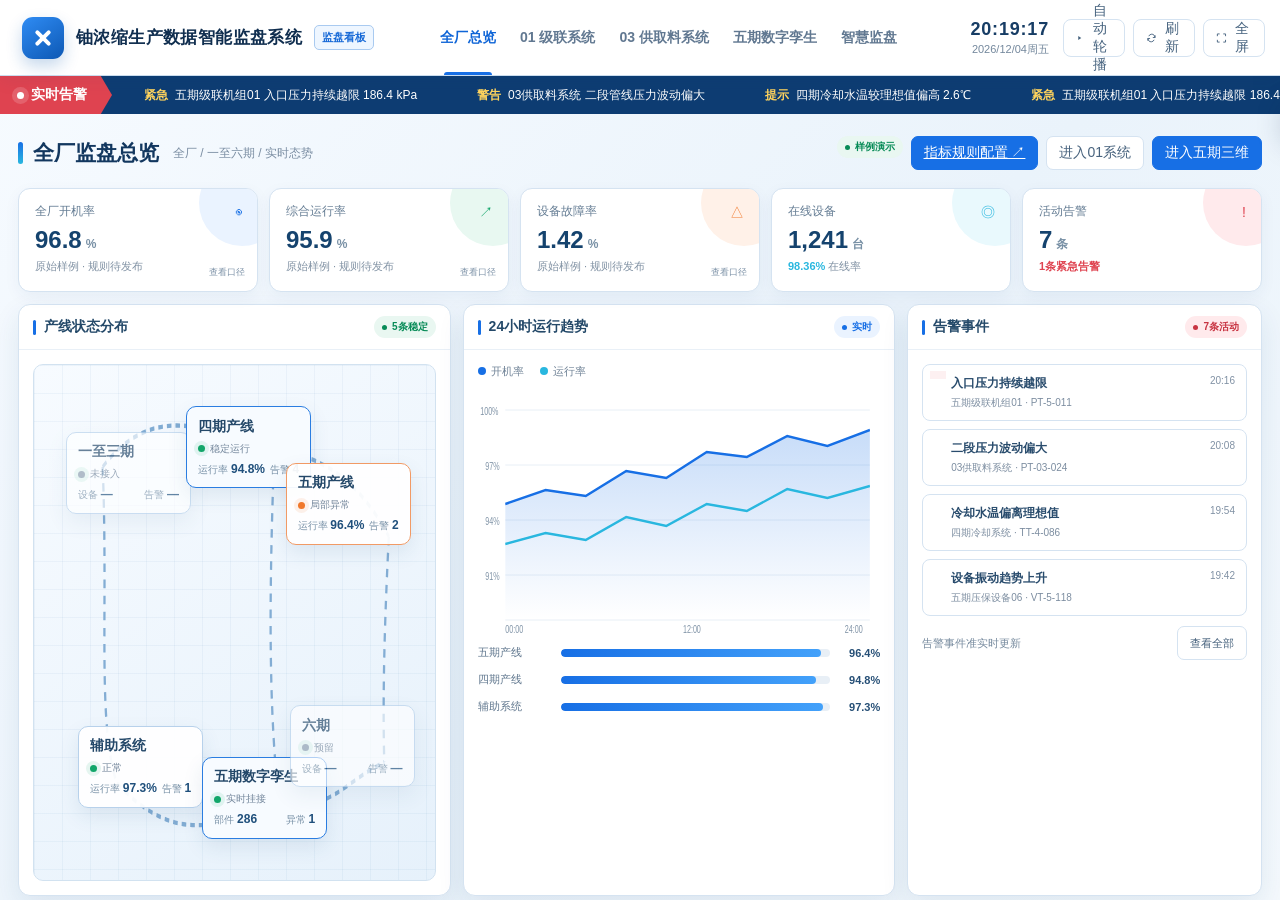
<file: monitor-v2/index.html>
<!doctype html>
<html lang="zh-CN">
<head>
  <meta charset="utf-8">
  <meta name="viewport" content="width=device-width,initial-scale=1">
  <title>504厂铀浓缩生产数据智能监盘系统｜大屏监盘看板原型</title>
  <style>
    :root{
      --navy:#082f62;--navy-2:#0b447f;--blue:#176fe5;--blue-2:#3a91f7;--cyan:#29b7df;
      --bg:#edf4fb;--panel:#fff;--line:#d5e3f1;--line-2:#e9f0f7;--text:#173452;--muted:#6e8297;
      --green:#12a66a;--yellow:#e9a51b;--orange:#f0782b;--red:#df4350;--purple:#6f58d9;
      --shadow:0 10px 28px rgba(20,67,113,.09);--radius:12px;
      --font:"HarmonyOS Sans SC","MiSans","Source Han Sans SC","Microsoft YaHei",sans-serif;
    }
    *{box-sizing:border-box}html,body{width:100%;height:100%;margin:0}body{font-family:var(--font);color:var(--text);background:var(--bg);overflow:hidden;font-size:14px}
    button{font:inherit;cursor:pointer}svg{display:block}.app{height:100%;display:flex;flex-direction:column;background:linear-gradient(135deg,#f7fbff 0,#eaf3fb 55%,#f4f9fd 100%)}
    .topbar{height:76px;flex:none;display:flex;align-items:center;padding:0 22px;background:#fff;border-bottom:1px solid #cadced;box-shadow:0 5px 18px rgba(21,70,117,.06);z-index:20}
    .brand{display:flex;align-items:center;gap:12px;min-width:475px}.brand-mark{width:42px;height:42px;border-radius:11px;background:linear-gradient(145deg,#2f8cf4,#0d58b4);position:relative;box-shadow:0 7px 16px rgba(18,91,176,.24)}
    .brand-mark:before,.brand-mark:after{content:"";position:absolute;left:11px;top:19px;width:20px;height:4px;border-radius:2px;background:#fff}.brand-mark:before{transform:rotate(45deg)}.brand-mark:after{transform:rotate(-45deg)}
    .brand h1{font-size:20px;margin:0;color:#102e4f;letter-spacing:.4px}.screen-badge{border:1px solid #a9caf0;background:#eef6ff;color:#1769d7;border-radius:5px;padding:4px 7px;font-size:11px;font-weight:700}
    .main-nav{display:flex;align-self:stretch;gap:4px;margin-left:18px}.nav-btn{border:0;background:transparent;color:#617891;padding:0 17px;position:relative;font-weight:650;white-space:nowrap}.nav-btn:hover{color:var(--blue);background:#f5f9fe}.nav-btn.active{color:#0f65d7}.nav-btn.active:after{content:"";position:absolute;left:14px;right:14px;bottom:0;height:3px;background:var(--blue);border-radius:3px 3px 0 0}
    .top-actions{margin-left:auto;display:flex;align-items:center;gap:8px}.clock{min-width:142px;text-align:right;margin-right:6px}.clock b{display:block;font-size:18px;color:#173d65;letter-spacing:.8px}.clock span{font-size:11px;color:#74889d}.top-btn{height:38px;border:1px solid var(--line);background:#fff;border-radius:8px;color:#45627e;padding:0 12px;display:inline-flex;align-items:center;gap:6px}.top-btn:hover{border-color:#86b5ed;color:var(--blue);background:#f7fbff}.top-btn.active{background:#e9f3ff;border-color:#9dc3ef;color:#0f67d9}.top-btn svg{width:16px;height:16px}
    .ticker{height:38px;flex:none;background:#0d3c72;color:#fff;display:flex;align-items:center;overflow:hidden}.ticker-label{height:100%;min-width:112px;display:flex;align-items:center;padding:0 22px 0 17px;background:#df4350;font-weight:700;gap:7px;clip-path:polygon(0 0,90% 0,100% 50%,90% 100%,0 100%)}.ticker-label:before{content:"";width:7px;height:7px;background:#fff;border-radius:50%;box-shadow:0 0 0 5px rgba(255,255,255,.16)}
    .ticker-track{display:flex;gap:60px;padding-left:32px;white-space:nowrap;animation:ticker 30s linear infinite}.ticker-item{font-size:12px}.ticker-item b{color:#ffd45d;margin-right:7px}.ticker:hover .ticker-track{animation-play-state:paused}@keyframes ticker{from{transform:translateX(0)}to{transform:translateX(-52%)}}
    .screen{flex:1;min-height:0;padding:16px 18px 18px;position:relative;overflow:auto}.view{display:none;min-height:100%;animation:viewIn .35s ease}.view.active{display:block}@keyframes viewIn{from{opacity:0;transform:translateY(7px)}to{opacity:1;transform:none}}
    .view-head{height:46px;display:flex;align-items:center;margin-bottom:12px}.view-title{display:flex;align-items:center;gap:10px;font-size:21px;font-weight:800;color:#12375f}.view-title:before{content:"";width:5px;height:22px;border-radius:3px;background:linear-gradient(var(--blue),var(--cyan))}.breadcrumb{margin-left:14px;color:#7a8da2;font-size:12px}.view-actions{margin-left:auto;display:flex;gap:8px}.btn{height:34px;border:1px solid var(--line);background:#fff;border-radius:7px;padding:0 12px;color:#47627d;display:inline-flex;align-items:center;gap:6px}.btn:hover{border-color:#8db8eb;color:var(--blue)}.btn.primary{background:var(--blue);border-color:var(--blue);color:#fff}.btn.warn{color:#c66b15;border-color:#f0c78f;background:#fff9ef}
    .metric-grid{display:grid;grid-template-columns:repeat(5,minmax(0,1fr));gap:11px;margin-bottom:12px}.metric{height:104px;background:#fff;border:1px solid var(--line);border-radius:var(--radius);padding:14px 16px;position:relative;overflow:hidden;box-shadow:0 5px 16px rgba(20,66,110,.05)}.metric:after{content:"";position:absolute;width:86px;height:86px;border-radius:50%;right:-28px;top:-29px;background:var(--tint,#edf5ff)}.metric-label{color:#657d94;font-size:12px}.metric-value{font-size:28px;font-weight:800;color:#15436e;margin-top:8px;line-height:1}.metric-unit{font-size:12px;color:#7890a5;margin-left:4px}.metric-foot{font-size:11px;color:#8192a4;margin-top:7px}.metric-foot strong{color:var(--accent,var(--green))}.metric-icon{position:absolute;right:15px;top:15px;color:var(--accent,var(--blue));z-index:1}.metric-icon svg{width:18px;height:18px}
    .panel{background:#fff;border:1px solid var(--line);border-radius:var(--radius);box-shadow:var(--shadow);min-width:0;overflow:hidden}.panel-head{height:45px;padding:0 14px;display:flex;align-items:center;border-bottom:1px solid var(--line-2)}.panel-title{font-size:14px;font-weight:750;color:#244969;display:flex;align-items:center;gap:8px}.panel-title:before{content:"";width:3px;height:15px;border-radius:2px;background:var(--blue)}.panel-actions{margin-left:auto}.panel-body{padding:14px}.dashboard-grid{display:grid;grid-template-columns:1.1fr 1fr .82fr;gap:12px;height:calc(100vh - 308px);min-height:500px}
    .factory-map{height:100%;position:relative;border-radius:10px;background:linear-gradient(145deg,#f7fbff,#e6f1fb);overflow:hidden;border:1px solid #d2e2f0}.factory-map:before{content:"";position:absolute;inset:0;background-image:linear-gradient(rgba(35,100,166,.05) 1px,transparent 1px),linear-gradient(90deg,rgba(35,100,166,.05) 1px,transparent 1px);background-size:28px 28px}.factory-map svg{position:absolute;inset:0;width:100%;height:100%}.map-line{stroke:#83add4;stroke-width:4;fill:none;stroke-dasharray:8 7}.factory-card{position:absolute;width:142px;height:82px;border:1px solid #b7d1eb;border-radius:10px;background:rgba(255,255,255,.94);padding:10px 11px;box-shadow:0 8px 20px rgba(40,86,130,.1);transition:.2s;text-align:left}.factory-card:hover{transform:translateY(-3px);border-color:#4d95e6;box-shadow:0 12px 24px rgba(23,105,224,.16)}.factory-card.focus{border-color:#2a7de1;background:#f7fbff}.factory-card.alert{border-color:#f19a65}.factory-card.off{opacity:.68}.factory-name{font-weight:750;color:#244869}.factory-state{display:flex;align-items:center;gap:5px;font-size:10px;color:#73869b;margin:6px 0}.state-dot{width:7px;height:7px;border-radius:50%;background:var(--green);box-shadow:0 0 0 4px rgba(18,166,106,.1)}.alert .state-dot{background:var(--orange);box-shadow:0 0 0 4px rgba(240,120,43,.1)}.off .state-dot{background:#8fa0b0}.factory-data{display:flex;justify-content:space-between;font-size:10px;color:#7790a6}.factory-data b{color:#20507c;font-size:12px}.f1{left:8%;top:13%}.f2{left:38%;top:8%}.f3{right:6%;top:19%}.f4{left:11%;bottom:14%}.f5{left:42%;bottom:8%}.f6{right:5%;bottom:18%}
    .chart-wrap{height:250px;position:relative}.chart-svg{width:100%;height:100%}.gridline{stroke:#e5edf5;stroke-width:1}.axis-text{fill:#8194a7;font-size:10px}.line-blue{fill:none;stroke:#176fe5;stroke-width:2.5}.line-cyan{fill:none;stroke:#29b7df;stroke-width:2.5}.line-orange{fill:none;stroke:#f0782b;stroke-width:2.5}.area-blue{fill:url(#areaBlue);opacity:.24}.chart-legend{display:flex;gap:16px;font-size:11px;color:#6f8296;margin-bottom:6px}.legend-dot{width:8px;height:8px;border-radius:50%;display:inline-block;margin-right:5px}.status-bars{display:grid;gap:12px;margin-top:10px}.status-row{display:grid;grid-template-columns:75px 1fr 42px;gap:8px;align-items:center;font-size:11px;color:#60778e}.bar{height:8px;background:#e8eff6;border-radius:5px;overflow:hidden}.bar i{display:block;height:100%;border-radius:5px;background:linear-gradient(90deg,#176fe5,#43a1fa)}.status-row b{text-align:right;color:#264f76}
    .alarm-list{display:grid;gap:8px}.alarm-item{border:1px solid var(--line);border-radius:8px;padding:10px 11px;background:#fff;display:grid;grid-template-columns:8px 1fr auto;gap:9px;transition:.15s;text-align:left;width:100%}.alarm-item:hover{border-color:#8eb8e9;background:#f8fbff}.alarm-level{width:8px;border-radius:6px;background:var(--yellow)}.alarm-level.warning{background:var(--orange)}.alarm-level.urgent{background:var(--red);box-shadow:0 0 0 4px rgba(223,67,80,.08)}.alarm-main b{display:block;color:#294c6d;font-size:12px}.alarm-main span{display:block;color:#7c8da0;font-size:10px;margin-top:4px}.alarm-time{font-size:10px;color:#8091a4}.alarm-footer{display:flex;justify-content:space-between;align-items:center;padding-top:10px;color:#75899d;font-size:11px}.tag{display:inline-flex;align-items:center;gap:5px;height:22px;padding:0 8px;border-radius:12px;font-size:10px;font-weight:700;background:#e9f7f1;color:#078b57}.tag:before{content:"";width:5px;height:5px;border-radius:50%;background:currentColor}.tag.blue{background:#eaf3ff;color:#176fe5}.tag.yellow{background:#fff6db;color:#aa7410}.tag.orange{background:#fff0e5;color:#c75f17}.tag.red{background:#ffeaec;color:#c83442}.tag.gray{background:#eef2f6;color:#6f7f90}
    .system-layout{display:grid;grid-template-columns:minmax(0,1.55fr) 330px;gap:12px;height:calc(100vh - 188px);min-height:650px}.process-panel{height:100%}.process-canvas{height:calc(100% - 45px);min-height:590px;position:relative;background:linear-gradient(145deg,#f7fbff,#eaf3fb);overflow:hidden}.process-canvas:before{content:"";position:absolute;inset:0;background-image:linear-gradient(rgba(20,89,155,.045) 1px,transparent 1px),linear-gradient(90deg,rgba(20,89,155,.045) 1px,transparent 1px);background-size:26px 26px}.process-canvas>svg{position:absolute;inset:0;width:100%;height:100%}.pipe-base{fill:none;stroke:#78a8d2;stroke-width:13;stroke-linecap:round;stroke-linejoin:round}.pipe-flow{fill:none;stroke:#e8f6ff;stroke-width:4;stroke-linecap:round;stroke-dasharray:13 14;animation:flow 1.2s linear infinite}@keyframes flow{to{stroke-dashoffset:-27}}.pipe-alert{stroke:#ee8b4c}.flow-arrow{fill:#2b80db}.process-node{position:absolute;width:116px;height:75px;border:2px solid #679bc9;background:#fff;border-radius:9px;box-shadow:0 7px 16px rgba(30,86,137,.1);display:flex;flex-direction:column;align-items:center;justify-content:center;transition:.18s;z-index:2}.process-node:hover{transform:scale(1.04);border-color:var(--blue);box-shadow:0 10px 22px rgba(23,105,224,.17)}.process-node.alert{border-color:var(--orange);background:#fffaf5}.process-node.urgent{border-color:var(--red);background:#fff6f7;animation:pulseAlert 1.5s infinite}@keyframes pulseAlert{50%{box-shadow:0 0 0 7px rgba(223,67,80,.1)}}.process-node b{font-size:12px;color:#244a6b}.process-node span{font-size:10px;color:#758a9e;margin-top:5px}.point-badge{position:absolute;z-index:3;border:1px solid #a7c6e5;background:#fff;border-radius:7px;padding:7px 9px;min-width:92px;box-shadow:0 6px 15px rgba(25,70,113,.08);text-align:left}.point-badge:hover{border-color:#4b94e5}.point-badge small{display:block;color:#7c8fa3;font-size:9px}.point-badge b{font-size:15px;color:#1f527d}.point-badge em{font-style:normal;font-size:9px;color:#7990a4;margin-left:3px}.point-badge.warning{border-color:#f1b47d}.point-badge.warning b{color:#c55d18}.point-badge.urgent{border-color:#ec8790;background:#fff7f8}.point-badge.urgent b{color:#c83241}.side-stack{display:grid;grid-template-rows:auto 1fr auto;gap:12px;min-height:0}.kpi-strip{display:grid;grid-template-columns:repeat(2,1fr);gap:8px}.mini-kpi{border:1px solid var(--line);background:#fff;border-radius:9px;padding:11px}.mini-kpi span{font-size:10px;color:#758a9e}.mini-kpi b{display:block;font-size:19px;color:#1c4d78;margin-top:5px}.device-list{display:grid;gap:7px}.device-row{display:grid;grid-template-columns:1fr auto;align-items:center;border-bottom:1px solid var(--line-2);padding:9px 0}.device-row:last-child{border:0}.device-row b{font-size:11px;color:#345571}.device-row span{font-size:10px;color:#8293a5;display:block;margin-top:3px}.side-footer{display:grid;grid-template-columns:1fr 1fr;gap:8px}.switch-card{border:1px solid var(--line);border-radius:8px;background:#f8fbff;padding:10px;text-align:center;color:#50708d;font-size:11px}.switch-card strong{display:block;font-size:17px;color:#1f537e;margin-bottom:3px}
    .twin-layout{display:grid;grid-template-columns:minmax(0,1fr) 330px;gap:12px;height:calc(100vh - 188px);min-height:650px}.twin-stage{position:relative;height:calc(100% - 45px);min-height:590px;background:linear-gradient(180deg,#eaf5ff 0,#f8fbff 58%,#dfeefa 58%,#d8e8f5 100%);overflow:hidden;perspective:900px}.twin-stage:after{content:"";position:absolute;left:-10%;right:-10%;bottom:-18%;height:62%;background-image:linear-gradient(30deg,rgba(70,120,160,.1) 12%,transparent 12.5%,transparent 87%,rgba(70,120,160,.1) 87.5%,rgba(70,120,160,.1)),linear-gradient(150deg,rgba(70,120,160,.1) 12%,transparent 12.5%,transparent 87%,rgba(70,120,160,.1) 87.5%,rgba(70,120,160,.1)),linear-gradient(30deg,rgba(70,120,160,.1) 12%,transparent 12.5%,transparent 87%,rgba(70,120,160,.1) 87.5%,rgba(70,120,160,.1));background-size:42px 72px;transform:rotateX(62deg);transform-origin:center bottom}.plant{position:absolute;left:50%;top:54%;width:720px;height:390px;transform:translate(-50%,-50%) rotateX(58deg) rotateZ(-30deg);transform-style:preserve-3d;transition:transform .7s ease;z-index:2}.plant.view-cascade{transform:translate(-56%,-47%) rotateX(58deg) rotateZ(-24deg) scale(1.18)}.plant.view-feed{transform:translate(-43%,-50%) rotateX(58deg) rotateZ(-37deg) scale(1.18)}.iso-building{position:absolute;background:#eaf4fb;border:2px solid #6696bf;box-shadow:inset 0 0 0 7px rgba(255,255,255,.5),15px 18px 24px rgba(39,79,116,.13);transform-style:preserve-3d}.iso-building:before{content:"";position:absolute;left:10px;right:10px;top:10px;height:10px;background:#8eb9dc}.iso-building.active{background:#d7ecff;border-color:#287bd1}.iso-building.alert{background:#fff0e7;border-color:#e87229;animation:twinAlert 1.7s infinite}@keyframes twinAlert{50%{box-shadow:0 0 0 10px rgba(240,120,43,.13),15px 18px 24px rgba(39,79,116,.13)}}.iso-building b{position:absolute;left:10px;bottom:9px;font-size:11px;color:#285171;transform:rotateZ(30deg) rotateX(-58deg);transform-origin:left bottom;white-space:nowrap}.tank{position:absolute;width:62px;height:85px;border:2px solid #5e8db5;background:linear-gradient(90deg,#dceaf5,#fff,#c4dbec);border-radius:31px 31px 10px 10px;box-shadow:12px 14px 20px rgba(35,73,110,.13)}.tank:after{content:"";position:absolute;left:12px;right:12px;top:18px;height:3px;background:#74a5ce;box-shadow:0 15px 0 #74a5ce,0 30px 0 #74a5ce}.twin-label{position:absolute;z-index:5;background:#fff;border:1px solid #a8c8e6;border-radius:7px;padding:7px 9px;box-shadow:0 7px 16px rgba(34,80,123,.1);font-size:10px;color:#70859a}.twin-label b{display:block;font-size:14px;color:#24547c;margin-top:3px}.twin-label.alert{border-color:#f09a62}.twin-tools{position:absolute;left:16px;top:16px;z-index:6;display:flex;gap:7px}.view-chip{border:1px solid #b8d1e8;background:rgba(255,255,255,.95);border-radius:7px;padding:8px 11px;color:#506d89}.view-chip.active{background:#176fe5;border-color:#176fe5;color:#fff}.compass{position:absolute;right:18px;top:18px;z-index:5;width:55px;height:55px;border-radius:50%;border:1px solid #a8c5e0;background:rgba(255,255,255,.9);display:grid;place-items:center;color:#2266a8;font-weight:800}.compass:before{content:"";position:absolute;top:7px;border-left:5px solid transparent;border-right:5px solid transparent;border-bottom:13px solid #df4350}
    .analysis-grid{display:grid;grid-template-columns:1.06fr 1.45fr .9fr;grid-template-rows:1fr 1fr;gap:12px;height:calc(100vh - 188px);min-height:650px}.analysis-grid .panel{height:100%}.analysis-span{grid-row:1/3}.target-list{display:grid;gap:12px}.target-item{border-bottom:1px solid var(--line-2);padding:0 0 12px}.target-item:last-child{border:0}.target-head{display:flex;justify-content:space-between;align-items:center;margin-bottom:8px}.target-head b{font-size:12px;color:#2e506f}.target-value{font-size:18px;font-weight:800;color:#1a4e79}.target-band{height:12px;border-radius:7px;background:linear-gradient(90deg,#ffe9e9 0 18%,#fff4d9 18% 32%,#dff5ea 32% 72%,#fff4d9 72% 86%,#ffe9e9 86%);position:relative}.target-pin{position:absolute;top:-5px;width:4px;height:22px;border-radius:2px;background:#176fe5;left:var(--pos)}.target-pin:after{content:"";position:absolute;left:-4px;top:-3px;border-left:6px solid transparent;border-right:6px solid transparent;border-top:6px solid #176fe5}.corr-grid{display:grid;grid-template-columns:repeat(3,1fr);gap:8px}.corr-card{border:1px solid var(--line);border-radius:9px;padding:12px;background:#fbfdff;text-align:center}.corr-ring{width:74px;height:74px;border-radius:50%;margin:auto;background:conic-gradient(var(--c,#176fe5) 0 var(--v,70%),#e5edf5 var(--v,70%));display:grid;place-items:center;position:relative}.corr-ring:after{content:"";position:absolute;inset:11px;background:#fff;border-radius:50%}.corr-ring b{position:relative;z-index:1;font-size:16px;color:#235078}.corr-card span{display:block;font-size:10px;color:#71869a;margin-top:8px}.param-chips{display:flex;gap:7px;flex-wrap:wrap}.param-chip{border:1px solid #b9d1e8;border-radius:16px;background:#f8fbff;padding:7px 10px;color:#50718f;font-size:11px}.param-chip.active{background:#e6f2ff;border-color:#6ca8ea;color:#0e64d3}.report-list{display:grid;gap:8px}.report-row{border:1px solid var(--line);border-radius:8px;padding:10px;background:#fff}.report-row b{font-size:11px;color:#2c506f}.report-row span{display:block;font-size:10px;color:#7c8fa2;margin-top:5px}.heatmap{display:grid;grid-template-columns:85px repeat(6,1fr);gap:5px;align-items:center;font-size:10px;color:#70849a}.heatcell{height:28px;border-radius:4px;background:#ddecf9;display:grid;place-items:center;color:#2a5b83}.heatcell.m2{background:#b8daf4}.heatcell.m3{background:#78b8ea;color:#fff}.heatcell.warn{background:#f8c68f;color:#8c4b13}.heatcell.hot{background:#ef7c6c;color:#fff}
    .modal-layer{position:fixed;inset:0;background:rgba(9,35,65,.38);backdrop-filter:blur(3px);z-index:100;display:none;align-items:center;justify-content:center;padding:30px}.modal-layer.open{display:flex}.modal{width:min(860px,92vw);max-height:86vh;background:#fff;border-radius:13px;box-shadow:0 28px 75px rgba(4,35,70,.25);overflow:hidden;animation:modalIn .22s ease}@keyframes modalIn{from{opacity:0;transform:scale(.97) translateY(8px)}to{opacity:1;transform:none}}.modal-head{height:58px;padding:0 19px;display:flex;align-items:center;border-bottom:1px solid var(--line)}.modal-head h3{margin:0;font-size:17px;color:#183e63}.modal-close{margin-left:auto;border:0;background:#f1f5f9;width:31px;height:31px;border-radius:7px;font-size:19px;color:#65798d}.modal-body{padding:18px;overflow:auto;max-height:calc(86vh - 58px)}.detail-banner{background:linear-gradient(110deg,#0d4d91,#1b79dc);color:#fff;border-radius:10px;padding:16px 18px;display:flex;align-items:center;gap:14px;margin-bottom:14px}.device-symbol{width:45px;height:45px;border-radius:9px;background:rgba(255,255,255,.16);display:grid;place-items:center;font-size:22px}.detail-banner h4{margin:0 0 5px;font-size:17px}.detail-banner p{margin:0;color:#d7e9fa;font-size:11px}.modal-tabs{display:flex;border-bottom:1px solid var(--line);margin-bottom:14px}.modal-tab{height:38px;border:0;border-bottom:2px solid transparent;background:transparent;padding:0 16px;color:#637a91}.modal-tab.active{color:var(--blue);border-color:var(--blue);font-weight:700}.detail-grid{display:grid;grid-template-columns:repeat(3,1fr);border:1px solid var(--line);border-radius:9px;overflow:hidden}.detail-item{padding:13px;border-right:1px solid var(--line-2);border-bottom:1px solid var(--line-2)}.detail-item:nth-child(3n){border-right:0}.detail-item small{display:block;color:#7c8fa3;font-size:10px}.detail-item b{display:block;color:#294e70;margin-top:6px}.modal-actions{display:flex;justify-content:flex-end;gap:8px;margin-top:15px}.toast{position:fixed;right:22px;top:92px;z-index:200;background:#123d68;color:#fff;border-radius:8px;padding:11px 15px;box-shadow:0 12px 28px rgba(7,39,72,.22);transform:translateX(130%);transition:.3s}.toast.show{transform:none}.empty-state{height:240px;display:grid;place-items:center;color:#71879b}
    .device-tab-content{min-height:350px}.modal-toolbar{display:flex;align-items:center;gap:8px;margin-bottom:12px}.modal-toolbar .param-chips{margin-left:auto}.point-table{width:100%;border-collapse:collapse;border:1px solid var(--line);border-radius:9px;overflow:hidden}.point-table th{height:38px;background:#f3f8fd;color:#60778e;text-align:left;padding:0 12px;font-size:11px}.point-table td{height:46px;border-top:1px solid var(--line-2);padding:0 12px;color:#34536f}.point-name{font-weight:700;color:#294e70}.point-code{display:block;color:#8495a7;font-size:10px;margin-top:3px}.trend-up{color:#df4350;font-weight:700}.trend-steady{color:#12a66a;font-weight:700}.related-alarms{display:grid;gap:9px}.related-alarm{display:grid;grid-template-columns:9px 1fr auto auto;align-items:center;gap:10px;border:1px solid var(--line);border-radius:8px;padding:11px 12px;background:#fff}.related-alarm>i{width:8px;height:34px;border-radius:5px;background:var(--orange)}.related-alarm.urgent>i{background:var(--red)}.related-alarm b{display:block;color:#2a4d6d}.related-alarm small{display:block;color:#8092a5;margin-top:4px}.related-alarm time{color:#74899e;font-size:11px}
    .prototype-switcher{position:fixed;left:50%;bottom:13px;transform:translateX(-50%);z-index:300;background:#082f62;color:#fff;border-radius:22px;padding:5px;display:none;align-items:center;gap:4px;box-shadow:0 12px 30px rgba(8,47,98,.28)}.prototype-switcher.show{display:flex}.prototype-switcher button{width:32px;height:32px;border:0;border-radius:50%;background:rgba(255,255,255,.12);color:#fff}.prototype-switcher span{min-width:170px;text-align:center;font-size:11px;padding:0 10px}
    body.variant-b .dashboard-grid{grid-template-columns:.82fr 1.25fr .9fr}body.variant-b .factory-map{background:linear-gradient(145deg,#fff,#eef6fd)}body.variant-c .metric-grid{grid-template-columns:repeat(3,1fr)}body.variant-c .metric:nth-child(4),body.variant-c .metric:nth-child(5){display:none}body.variant-c .dashboard-grid{height:calc(100vh - 296px);grid-template-columns:1.3fr .9fr .9fr}
    @media(max-width:1500px){.brand{min-width:390px}.brand h1{font-size:17px}.nav-btn{padding:0 10px}.dashboard-grid{grid-template-columns:1fr 1fr .82fr}.system-layout,.twin-layout{grid-template-columns:minmax(0,1fr) 300px}.metric-value{font-size:24px}.factory-card{width:125px}.analysis-grid{grid-template-columns:1fr 1.3fr .85fr}}
    @media(max-width:1150px){body{overflow:auto}.app{min-width:1100px}.screen{overflow:visible}.topbar{min-width:1100px}.top-actions .top-btn span{display:none}.dashboard-grid,.system-layout,.twin-layout,.analysis-grid{height:auto;min-height:690px}.dashboard-grid{grid-template-columns:1fr 1fr}.dashboard-grid>.panel:last-child{grid-column:1/3}.analysis-grid{grid-template-columns:1fr 1fr}.analysis-span{grid-row:auto}.metric-grid{grid-template-columns:repeat(3,1fr)}}

    /* Lightweight axonometric campus: all object geometry stays in one scalable scene. */
    .twin-stage{background:radial-gradient(ellipse at 50% 44%,#fff 0,#eff6fb 60%,#e4eff8 100%);perspective:none}
    .twin-stage:after{display:none}
    .plant,.plant.view-cascade,.plant.view-feed{position:absolute;inset:48px 0 20px;left:0;top:48px;width:100%;height:calc(100% - 68px);transform:none;z-index:2}
    .campus-svg{width:100%;height:100%;display:block;overflow:visible}
    .campus-world{transform-origin:50% 52%;transition:transform .65s ease}
    .view-cascade .campus-world{transform:translate(60px,75px) scale(1.3)}
    .view-feed .campus-world{transform:translate(-125px,20px) scale(1.3)}
    .campus-object{cursor:pointer;outline:none}
    .campus-object:hover .selection-pad,.campus-object:focus .selection-pad{stroke:#1976e6;stroke-width:3;fill:#b4d9ff;fill-opacity:.6}
    .campus-object:focus{filter:drop-shadow(0 0 4px #217ada)}
    .campus-label{font-family:inherit;pointer-events:none}
    .campus-label text{fill:#294f71;font-size:12px;font-weight:700}
    .campus-callout rect{fill:#fff;stroke:#aecde5;stroke-width:1}
    .campus-callout text{fill:#6f859a;font-size:10px}
    .campus-callout .reading{fill:#205b8b;font-size:17px;font-weight:750}
    .campus-callout.alarm rect{stroke:#ee9872}
    .campus-callout.alarm .reading{fill:#cf563a}
    .campus-beacon{fill:#ea624b;stroke:#fff;stroke-width:2}
    .campus-halo{fill:none;stroke:#e66b4a;stroke-width:2;opacity:.65}
    .scene-legend{position:absolute;left:18px;bottom:15px;display:flex;gap:15px;align-items:center;color:#71899f;font-size:10px;z-index:6}
    .scene-legend i{display:inline-block;width:7px;height:7px;border-radius:50%;background:#25a97b;margin-right:5px}
    .scene-legend .alarm-dot{background:#ed7454}
    .scene-controls{position:absolute;right:16px;bottom:14px;z-index:6;display:flex;gap:5px}
    .scene-controls button{border:1px solid #c2d6e9;background:#fff;border-radius:6px;color:#406787;min-width:32px;height:32px;font-size:16px}
    .scene-controls button:last-child{font-size:11px;padding:0 12px}
    .scene-controls button:disabled{opacity:.4;cursor:default}
    @media(prefers-reduced-motion:reduce){.campus-world{transition:none}}

</style>
</head>
<body>
<svg width="0" height="0" style="position:absolute"><defs>
  <symbol id="i-play" viewBox="0 0 24 24"><path fill="currentColor" d="M8 5v14l11-7z"/></symbol>
  <symbol id="i-pause" viewBox="0 0 24 24"><path fill="currentColor" d="M6 5h4v14H6zm8 0h4v14h-4z"/></symbol>
  <symbol id="i-full" viewBox="0 0 24 24"><path fill="none" stroke="currentColor" stroke-width="2" d="M8 3H3v5m13-5h5v5M8 21H3v-5m13 5h5v-5"/></symbol>
  <symbol id="i-refresh" viewBox="0 0 24 24"><path fill="none" stroke="currentColor" stroke-width="2" d="M20 6v5h-5M4 18v-5h5M6.2 8A7 7 0 0 1 18 6l2 5M4 13l2 5a7 7 0 0 0 11.8-2"/></symbol>
  <symbol id="i-link" viewBox="0 0 24 24"><path fill="none" stroke="currentColor" stroke-width="2" d="M10 13a5 5 0 0 0 7.5.5l2-2a5 5 0 0 0-7-7l-1 1m2.5 5.5a5 5 0 0 0-7.5-.5l-2 2a5 5 0 0 0 7 7l1-1"/></symbol>
  <linearGradient id="areaBlue" x1="0" y1="0" x2="0" y2="1"><stop stop-color="#176fe5"/><stop offset="1" stop-color="#176fe5" stop-opacity="0"/></linearGradient>
</defs></svg>
<div class="app">
  <header class="topbar">
    <div class="brand"><span class="brand-mark"></span><h1>铀浓缩生产数据智能监盘系统</h1><span class="screen-badge">监盘看板</span></div>
    <nav class="main-nav" id="mainNav">
      <button class="nav-btn active" data-view="overview">全厂总览</button>
      <button class="nav-btn" data-view="cascade">01 级联系统</button>
      <button class="nav-btn" data-view="feed">03 供取料系统</button>
      <button class="nav-btn" data-view="twin">五期数字孪生</button>
      <button class="nav-btn" data-view="analysis">智慧监盘</button>
    </nav>
    <div class="top-actions">
      <div class="clock"><b id="clockTime">--:--:--</b><span id="clockDate">----</span></div>
      <button class="top-btn" id="rotateBtn"><svg><use href="#i-play"/></svg><span>自动轮播</span></button>
      <button class="top-btn" id="refreshBtn"><svg><use href="#i-refresh"/></svg><span>刷新</span></button>
      <button class="top-btn" id="fullBtn"><svg><use href="#i-full"/></svg><span>全屏</span></button>
    </div>
  </header>
  <div class="ticker"><div class="ticker-label">实时告警</div><div class="ticker-track" id="tickerTrack"><span class="ticker-item"><b>紧急</b>五期级联机组01 入口压力持续越限 186.4 kPa</span><span class="ticker-item"><b>警告</b>03供取料系统 二段管线压力波动偏大</span><span class="ticker-item"><b>提示</b>四期冷却水温较理想值偏高 2.6℃</span><span class="ticker-item"><b>紧急</b>五期级联机组01 入口压力持续越限 186.4 kPa</span><span class="ticker-item"><b>警告</b>03供取料系统 二段管线压力波动偏大</span></div></div>
  <main class="screen">
    <section class="view active" id="view-overview">
      <div class="view-head"><div class="view-title">全厂监盘总览</div><div class="breadcrumb">全厂 / 一至六期 / 实时态势</div><div class="view-actions"><button class="btn" data-view="cascade">进入01系统</button><button class="btn primary" data-view="twin">进入五期三维</button></div></div>
      <div class="metric-grid">
        <div class="metric" style="--accent:#176fe5;--tint:#eaf3ff"><div class="metric-label">全厂开机率</div><div class="metric-value live-value" data-base="96.8" data-decimals="1">96.8<span class="metric-unit">%</span></div><div class="metric-foot"><strong>↑ 0.9%</strong> 较昨日</div><span class="metric-icon">◉</span></div>
        <div class="metric" style="--accent:#12a66a;--tint:#e8f8f1"><div class="metric-label">综合运行率</div><div class="metric-value live-value" data-base="95.9" data-decimals="1">95.9<span class="metric-unit">%</span></div><div class="metric-foot"><strong>目标 95.0%</strong></div><span class="metric-icon">↗</span></div>
        <div class="metric" style="--accent:#f0782b;--tint:#fff1e8"><div class="metric-label">设备故障率</div><div class="metric-value live-value" data-base="1.42" data-decimals="2">1.42<span class="metric-unit">%</span></div><div class="metric-foot"><strong>↓ 0.18%</strong> 较昨日</div><span class="metric-icon">△</span></div>
        <div class="metric" style="--accent:#29b7df;--tint:#e9f9fd"><div class="metric-label">在线设备</div><div class="metric-value">1,241<span class="metric-unit">台</span></div><div class="metric-foot"><strong>98.36%</strong> 在线率</div><span class="metric-icon">◎</span></div>
        <div class="metric" style="--accent:#df4350;--tint:#ffeaec"><div class="metric-label">活动告警</div><div class="metric-value">7<span class="metric-unit">条</span></div><div class="metric-foot"><strong style="color:#df4350">1条紧急告警</strong></div><span class="metric-icon">!</span></div>
      </div>
      <div class="dashboard-grid">
        <section class="panel"><div class="panel-head"><div class="panel-title">产线状态分布</div><div class="panel-actions"><span class="tag">5条稳定</span></div></div><div class="panel-body" style="height:calc(100% - 45px)"><div class="factory-map">
          <svg viewBox="0 0 700 480" preserveAspectRatio="none"><path class="map-line" d="M120 95 C220 25 330 70 420 78 S570 110 620 160 M120 95 C130 230 110 335 145 390 M420 78 C410 220 410 330 430 415 M620 160 C610 265 610 325 612 370 M145 390 C260 455 330 420 430 415 S540 390 612 370"/></svg>
          <button class="factory-card off f1" data-view="overview"><span class="factory-name">一至三期</span><span class="factory-state"><i class="state-dot"></i>未接入</span><span class="factory-data"><span>设备 <b>—</b></span><span>告警 <b>—</b></span></span></button>
          <button class="factory-card focus f2" data-view="cascade"><span class="factory-name">四期产线</span><span class="factory-state"><i class="state-dot"></i>稳定运行</span><span class="factory-data"><span>运行率 <b>94.8%</b></span><span>告警 <b>4</b></span></span></button>
          <button class="factory-card alert f3" data-view="cascade"><span class="factory-name">五期产线</span><span class="factory-state"><i class="state-dot"></i>局部异常</span><span class="factory-data"><span>运行率 <b>96.4%</b></span><span>告警 <b>2</b></span></span></button>
          <button class="factory-card f4" data-view="feed"><span class="factory-name">辅助系统</span><span class="factory-state"><i class="state-dot"></i>正常</span><span class="factory-data"><span>运行率 <b>97.3%</b></span><span>告警 <b>1</b></span></span></button>
          <button class="factory-card focus f5" data-view="twin"><span class="factory-name">五期数字孪生</span><span class="factory-state"><i class="state-dot"></i>实时挂接</span><span class="factory-data"><span>部件 <b>286</b></span><span>异常 <b>1</b></span></span></button>
          <button class="factory-card off f6" data-view="overview"><span class="factory-name">六期</span><span class="factory-state"><i class="state-dot"></i>预留</span><span class="factory-data"><span>设备 <b>—</b></span><span>告警 <b>—</b></span></span></button>
        </div></div></section>
        <section class="panel"><div class="panel-head"><div class="panel-title">24小时运行趋势</div><div class="panel-actions"><span class="tag blue">实时</span></div></div><div class="panel-body"><div class="chart-legend"><span><i class="legend-dot" style="background:#176fe5"></i>开机率</span><span><i class="legend-dot" style="background:#29b7df"></i>运行率</span></div><div class="chart-wrap"><svg class="chart-svg" viewBox="0 0 560 250" preserveAspectRatio="none"><g><path class="gridline" d="M38 25H545M38 80H545M38 135H545M38 190H545M38 235H545"/><text class="axis-text" x="3" y="30">100%</text><text class="axis-text" x="10" y="85">97%</text><text class="axis-text" x="10" y="140">94%</text><text class="axis-text" x="10" y="195">91%</text><text class="axis-text" x="38" y="248">00:00</text><text class="axis-text" x="285" y="248">12:00</text><text class="axis-text" x="510" y="248">24:00</text></g><path class="area-blue" d="M38 119L94 105L150 111L206 86L262 93L318 67L374 72L430 51L486 61L545 45L545 235L38 235Z"/><path class="line-blue" d="M38 119L94 105L150 111L206 86L262 93L318 67L374 72L430 51L486 61L545 45"/><path class="line-cyan" d="M38 159L94 148L150 155L206 132L262 141L318 119L374 126L430 104L486 113L545 101"/></svg></div><div class="status-bars"><div class="status-row"><span>五期产线</span><span class="bar"><i style="width:96.4%"></i></span><b>96.4%</b></div><div class="status-row"><span>四期产线</span><span class="bar"><i style="width:94.8%"></i></span><b>94.8%</b></div><div class="status-row"><span>辅助系统</span><span class="bar"><i style="width:97.3%"></i></span><b>97.3%</b></div></div></div></section>
        <section class="panel"><div class="panel-head"><div class="panel-title">告警事件</div><div class="panel-actions"><span class="tag red">7条活动</span></div></div><div class="panel-body"><div class="alarm-list">
          <button class="alarm-item" data-alarm="urgent"><i class="alarm-level urgent"></i><span class="alarm-main"><b>入口压力持续越限</b><span>五期级联机组01 · PT-5-011</span></span><time class="alarm-time">20:16</time></button>
          <button class="alarm-item" data-alarm="warning"><i class="alarm-level warning"></i><span class="alarm-main"><b>二段压力波动偏大</b><span>03供取料系统 · PT-03-024</span></span><time class="alarm-time">20:08</time></button>
          <button class="alarm-item" data-alarm="notice"><i class="alarm-level"></i><span class="alarm-main"><b>冷却水温偏离理想值</b><span>四期冷却系统 · TT-4-086</span></span><time class="alarm-time">19:54</time></button>
          <button class="alarm-item" data-alarm="warning"><i class="alarm-level warning"></i><span class="alarm-main"><b>设备振动趋势上升</b><span>五期压保设备06 · VT-5-118</span></span><time class="alarm-time">19:42</time></button>
        </div><div class="alarm-footer"><span>告警事件准实时更新</span><button class="btn" data-open="alarm-list">查看全部</button></div></div></section>
      </div>
    </section>

    <section class="view" id="view-cascade">
      <div class="view-head"><div class="view-title">01 级联系统总图</div><div class="breadcrumb">全厂 / 五期 / 01级联系统</div><div class="view-actions"><button class="btn" data-view="feed">切换03总图</button><button class="btn primary" data-view="twin">三维联动</button></div></div>
      <div class="system-layout">
        <section class="panel process-panel"><div class="panel-head"><div class="panel-title">级联机组与料流工艺</div><div class="panel-actions"><span class="tag blue">料流正常</span></div></div><div class="process-canvas">
          <svg viewBox="0 0 1100 650" preserveAspectRatio="none"><path class="pipe-base" d="M85 325H245V145H470V325H650V505H865V325H1030"/><path class="pipe-flow" d="M85 325H245V145H470V325H650V505H865V325H1030"/><path class="pipe-base pipe-alert" d="M650 505H865"/><path class="pipe-flow" d="M650 505H865"/></svg>
          <button class="process-node device-hit" style="left:5%;top:43%" data-device="进料缓冲罐"><b>进料缓冲罐</b><span>TK-5-010 · 在线</span></button>
          <button class="process-node device-hit" style="left:19%;top:12%" data-device="一级联机组"><b>一级联机组</b><span>DEV-5-001 · 在线</span></button>
          <button class="process-node device-hit" style="left:40%;top:43%" data-device="二级联机组"><b>二级联机组</b><span>DEV-5-002 · 在线</span></button>
          <button class="process-node urgent device-hit" style="left:58%;top:71%" data-device="三级联机组"><b>三级联机组</b><span>DEV-5-003 · 紧急</span></button>
          <button class="process-node device-hit" style="left:78%;top:43%" data-device="产品收料罐"><b>产品收料罐</b><span>TK-5-018 · 在线</span></button>
          <button class="point-badge point-hit" style="left:14%;top:56%" data-point="入口压力"><small>入口压力 PT-5-011</small><b class="live-value" data-base="138.6" data-decimals="1">138.6</b><em>kPa</em></button>
          <button class="point-badge point-hit" style="left:34%;top:21%" data-point="一级出口压力"><small>一级出口压力</small><b class="live-value" data-base="152.3" data-decimals="1">152.3</b><em>kPa</em></button>
          <button class="point-badge point-hit" style="left:53%;top:46%" data-point="二级入口压力"><small>二级入口压力</small><b class="live-value" data-base="146.8" data-decimals="1">146.8</b><em>kPa</em></button>
          <button class="point-badge urgent point-hit" style="left:72%;top:73%" data-point="三级入口压力"><small>三级入口压力</small><b class="live-value" data-base="186.4" data-decimals="1">186.4</b><em>kPa</em></button>
          <button class="point-badge point-hit" style="right:3%;top:34%" data-point="产品端压力"><small>产品端压力</small><b class="live-value" data-base="121.5" data-decimals="1">121.5</b><em>kPa</em></button>
        </div></section>
        <aside class="side-stack"><div class="kpi-strip"><div class="mini-kpi"><span>机组运行率</span><b>96.4%</b></div><div class="mini-kpi"><span>核心点在线</span><b>12 / 12</b></div><div class="mini-kpi"><span>当前负荷</span><b>74.2%</b></div><div class="mini-kpi"><span>活动告警</span><b style="color:#df4350">2 条</b></div></div>
          <section class="panel"><div class="panel-head"><div class="panel-title">核心设备状态</div></div><div class="panel-body"><div class="device-list"><div class="device-row"><div><b>进料缓冲罐</b><span>液位 68.4%</span></div><span class="tag">正常</span></div><div class="device-row"><div><b>一级联机组</b><span>运行 136 h</span></div><span class="tag">正常</span></div><div class="device-row"><div><b>二级联机组</b><span>运行 118 h</span></div><span class="tag">正常</span></div><div class="device-row"><div><b>三级联机组</b><span>入口压力越限</span></div><span class="tag red">紧急</span></div><div class="device-row"><div><b>产品收料罐</b><span>液位 43.7%</span></div><span class="tag">正常</span></div></div></div></section>
          <div class="side-footer"><button class="switch-card" data-open="curve"><strong>12</strong>核心压力点</button><button class="switch-card" data-alarm="urgent"><strong style="color:#df4350">1</strong>紧急预警</button></div>
        </aside>
      </div>
    </section>

    <section class="view" id="view-feed">
      <div class="view-head"><div class="view-title">03 供取料系统总图</div><div class="breadcrumb">全厂 / 五期 / 03供取料系统</div><div class="view-actions"><button class="btn" data-view="cascade">切换01总图</button><button class="btn primary" data-view="twin">三维联动</button></div></div>
      <div class="system-layout">
        <section class="panel process-panel"><div class="panel-head"><div class="panel-title">供取料工艺流程</div><div class="panel-actions"><span class="tag orange">二段波动</span></div></div><div class="process-canvas">
          <svg viewBox="0 0 1100 650" preserveAspectRatio="none"><path class="pipe-base" d="M80 330H220V180H390V330H555V180H730V330H895V470H1025"/><path class="pipe-flow" d="M80 330H220V180H390V330H555V180H730V330H895V470H1025"/><path class="pipe-base pipe-alert" d="M390 330H555V180H730"/><path class="pipe-flow" d="M390 330H555V180H730"/></svg>
          <button class="process-node device-hit" style="left:4%;top:44%" data-device="原料接收站"><b>原料接收站</b><span>ST-03-001 · 在线</span></button>
          <button class="process-node device-hit" style="left:17%;top:18%" data-device="一级供料泵"><b>一级供料泵</b><span>P-03-011 · 在线</span></button>
          <button class="process-node alert device-hit" style="left:34%;top:44%" data-device="二段调压站"><b>二段调压站</b><span>PR-03-020 · 警告</span></button>
          <button class="process-node alert device-hit" style="left:51%;top:18%" data-device="输送管廊"><b>输送管廊</b><span>PL-03-030 · 波动</span></button>
          <button class="process-node device-hit" style="left:68%;top:44%" data-device="取料计量站"><b>取料计量站</b><span>MS-03-040 · 在线</span></button>
          <button class="process-node device-hit" style="left:83%;top:67%" data-device="级联系统接口"><b>级联系统接口</b><span>IF-03-050 · 正常</span></button>
          <button class="point-badge point-hit" style="left:13%;top:56%" data-point="原料入口压力"><small>原料入口压力</small><b class="live-value" data-base="91.4" data-decimals="1">91.4</b><em>kPa</em></button>
          <button class="point-badge point-hit" style="left:27%;top:28%" data-point="供料流量"><small>供料流量</small><b class="live-value" data-base="63.8" data-decimals="1">63.8</b><em>m³/h</em></button>
          <button class="point-badge warning point-hit" style="left:48%;top:52%" data-point="二段出口压力"><small>二段出口压力</small><b class="live-value" data-base="168.2" data-decimals="1">168.2</b><em>kPa</em></button>
          <button class="point-badge warning point-hit" style="left:64%;top:27%" data-point="管廊压力"><small>管廊压力</small><b class="live-value" data-base="157.6" data-decimals="1">157.6</b><em>kPa</em></button>
          <button class="point-badge point-hit" style="right:3%;top:54%" data-point="接口流量"><small>接口流量</small><b class="live-value" data-base="61.2" data-decimals="1">61.2</b><em>m³/h</em></button>
        </div></section>
        <aside class="side-stack"><div class="kpi-strip"><div class="mini-kpi"><span>供料完成率</span><b>98.1%</b></div><div class="mini-kpi"><span>核心点在线</span><b>11 / 11</b></div><div class="mini-kpi"><span>平均流量</span><b>62.5</b></div><div class="mini-kpi"><span>活动告警</span><b style="color:#f0782b">2 条</b></div></div>
          <section class="panel"><div class="panel-head"><div class="panel-title">区段状态</div></div><div class="panel-body"><div class="device-list"><div class="device-row"><div><b>原料接收区</b><span>压力与液位正常</span></div><span class="tag">正常</span></div><div class="device-row"><div><b>一级供料区</b><span>流量稳定</span></div><span class="tag">正常</span></div><div class="device-row"><div><b>二段调压区</b><span>压力波动 8.6%</span></div><span class="tag orange">警告</span></div><div class="device-row"><div><b>输送管廊</b><span>同向偏差持续 12 min</span></div><span class="tag orange">警告</span></div><div class="device-row"><div><b>取料交接区</b><span>计量状态正常</span></div><span class="tag">正常</span></div></div></div></section>
          <div class="side-footer"><button class="switch-card" data-open="curve"><strong>11</strong>关键测点</button><button class="switch-card" data-alarm="warning"><strong style="color:#f0782b">2</strong>警告区段</button></div>
        </aside>
      </div>
    </section>

    <section class="view" id="view-twin">
      <div class="view-head"><div class="view-title">五期工程数字孪生</div><div class="breadcrumb">全厂 / 五期 / 三维场景</div><div class="view-actions"><button class="btn" data-view="cascade">二维总图</button><button class="btn primary" data-open="device">设备详情</button></div></div>
      <div class="twin-layout">
        <section class="panel"><div class="panel-head"><div class="panel-title">五期厂区实时场景</div><div class="panel-actions"><span class="tag blue">286个部件已挂接</span></div></div><div class="twin-stage">
          <div class="twin-tools"><button class="view-chip active" data-twin-view="all">总览</button><button class="view-chip" data-twin-view="cascade">级联区</button><button class="view-chip" data-twin-view="feed">供取料区</button></div><div class="compass">N</div>
          <div class="plant" id="plant"></div>
          <div class="scene-legend"><span><i></i>运行正常</span><span><i class="alarm-dot"></i>告警定位</span><span>厂区外观示意</span></div>
          <div class="scene-controls"><button type="button" data-scene-zoom="out" aria-label="缩小场景">−</button><button type="button" data-scene-zoom="in" aria-label="放大场景">＋</button><button type="button" data-scene-reset>复位视角</button></div>
        </div></section>
        <aside class="side-stack"><div class="kpi-strip"><div class="mini-kpi"><span>模型部件</span><b>286</b></div><div class="mini-kpi"><span>挂接测点</span><b>54</b></div><div class="mini-kpi"><span>在线设备</span><b>42 / 43</b></div><div class="mini-kpi"><span>高亮告警</span><b style="color:#df4350">1</b></div></div>
          <section class="panel"><div class="panel-head"><div class="panel-title">场景设备</div></div><div class="panel-body"><div class="device-list"><div class="device-row"><div><b>五期级联厂房</b><span>18台核心设备</span></div><span class="tag">正常</span></div><div class="device-row"><div><b>三级联机组</b><span>入口压力持续越限</span></div><span class="tag red">紧急</span></div><div class="device-row"><div><b>供取料厂房</b><span>2个区段警告</span></div><span class="tag orange">警告</span></div><div class="device-row"><div><b>动力保障区</b><span>全部设备在线</span></div><span class="tag">正常</span></div><div class="device-row"><div><b>储罐区</b><span>液位状态正常</span></div><span class="tag">正常</span></div></div></div></section>
          <div class="side-footer"><button class="switch-card" data-view="analysis"><strong>智慧</strong>关联分析</button><button class="switch-card" data-alarm="urgent"><strong style="color:#df4350">定位</strong>紧急告警</button></div>
        </aside>
      </div>
    </section>

    <section class="view" id="view-analysis">
      <div class="view-head"><div class="view-title">智慧监盘分析</div><div class="breadcrumb">多参数 / 理想值 / 历史同期</div><div class="view-actions"><button class="btn" id="saveView">保存当前组合</button><button class="btn primary" id="exportAnalysis">导出分析</button></div></div>
      <div class="analysis-grid">
        <section class="panel analysis-span"><div class="panel-head"><div class="panel-title">实时值与理想值</div><div class="panel-actions"><span class="tag orange">2项偏离</span></div></div><div class="panel-body"><div class="target-list">
          <div class="target-item"><div class="target-head"><b>五期三级入口压力</b><span class="target-value" style="color:#df4350">186.4 kPa</span></div><div class="target-band"><i class="target-pin" style="--pos:89%;background:#df4350"></i></div></div>
          <div class="target-item"><div class="target-head"><b>03二段出口压力</b><span class="target-value" style="color:#f0782b">168.2 kPa</span></div><div class="target-band"><i class="target-pin" style="--pos:78%;background:#f0782b"></i></div></div>
          <div class="target-item"><div class="target-head"><b>一级出口压力</b><span class="target-value">152.3 kPa</span></div><div class="target-band"><i class="target-pin" style="--pos:58%"></i></div></div>
          <div class="target-item"><div class="target-head"><b>冷却水温</b><span class="target-value">28.6 ℃</span></div><div class="target-band"><i class="target-pin" style="--pos:68%"></i></div></div>
          <div class="target-item"><div class="target-head"><b>大厅环境温度</b><span class="target-value">25.4 ℃</span></div><div class="target-band"><i class="target-pin" style="--pos:53%"></i></div></div>
        </div></div></section>
        <section class="panel"><div class="panel-head"><div class="panel-title">历史同期对比</div><div class="panel-actions"><span class="tag blue">近24小时</span></div></div><div class="panel-body"><div class="chart-legend"><span><i class="legend-dot" style="background:#176fe5"></i>当前</span><span><i class="legend-dot" style="background:#9aabc0"></i>历史同期</span><span><i class="legend-dot" style="background:#f0782b"></i>理想区间</span></div><div class="chart-wrap" style="height:230px"><svg class="chart-svg" viewBox="0 0 620 240" preserveAspectRatio="none"><path class="gridline" d="M35 25H605M35 75H605M35 125H605M35 175H605M35 225H605"/><path d="M35 155L92 145L149 139L206 134L263 126L320 113L377 101L434 82L491 65L548 48L605 39" class="line-orange"/><path d="M35 160L92 158L149 153L206 149L263 151L320 145L377 142L434 138L491 141L548 135L605 132" fill="none" stroke="#9aabc0" stroke-width="2" stroke-dasharray="6 5"/><rect x="35" y="107" width="570" height="35" fill="#dff5ea" opacity=".7"/><text class="axis-text" x="36" y="237">00:00</text><text class="axis-text" x="300" y="237">12:00</text><text class="axis-text" x="570" y="237">24:00</text></svg></div></div></section>
        <section class="panel"><div class="panel-head"><div class="panel-title">多参数关联度</div></div><div class="panel-body"><div class="corr-grid"><div class="corr-card"><div class="corr-ring" style="--v:86%;--c:#df4350"><b>0.86</b></div><span>系统漏量</span></div><div class="corr-card"><div class="corr-ring" style="--v:72%;--c:#f0782b"><b>0.72</b></div><span>冷却水温</span></div><div class="corr-card"><div class="corr-ring" style="--v:58%;--c:#176fe5"><b>0.58</b></div><span>环境温度</span></div></div><div class="param-chips" style="margin-top:15px"><button class="param-chip active">入口压力</button><button class="param-chip active">系统漏量</button><button class="param-chip">冷却水温</button><button class="param-chip">环境温度</button><button class="param-chip">运行频率</button></div></div></section>
        <section class="panel"><div class="panel-head"><div class="panel-title">区段异常热力</div></div><div class="panel-body"><div class="heatmap"><span>监测区段</span><b>00</b><b>04</b><b>08</b><b>12</b><b>16</b><b>20</b><span>一级联机组</span><i class="heatcell">稳</i><i class="heatcell m2">稳</i><i class="heatcell m2">稳</i><i class="heatcell m3">偏</i><i class="heatcell m2">稳</i><i class="heatcell">稳</i><span>二级联机组</span><i class="heatcell">稳</i><i class="heatcell">稳</i><i class="heatcell m2">稳</i><i class="heatcell m2">稳</i><i class="heatcell warn">偏</i><i class="heatcell warn">偏</i><span>三级联机组</span><i class="heatcell m2">稳</i><i class="heatcell m2">稳</i><i class="heatcell warn">偏</i><i class="heatcell warn">偏</i><i class="heatcell hot">警</i><i class="heatcell hot">警</i><span>供取料二段</span><i class="heatcell">稳</i><i class="heatcell m2">稳</i><i class="heatcell">稳</i><i class="heatcell warn">偏</i><i class="heatcell warn">偏</i><i class="heatcell m2">稳</i></div></div></section>
        <section class="panel"><div class="panel-head"><div class="panel-title">预警分析报告</div></div><div class="panel-body"><div class="report-list"><div class="report-row"><b>三级入口压力劣化趋势</b><span>连续42分钟同向上升，建议核查调压阀与系统漏量。</span></div><div class="report-row"><b>二段管线多点联动偏差</b><span>两个压力点同时偏离历史同期，建议重点监视。</span></div><div class="report-row"><b>冷却水温影响增强</b><span>与入口压力关联度升至0.72，建议检查换热状态。</span></div></div></div></section>
      </div>
    </section>
  </main>
</div>

<div class="modal-layer" id="modalLayer"><div class="modal"><div class="modal-head"><h3 id="modalTitle">详情</h3><button class="modal-close" id="modalClose">×</button></div><div class="modal-body" id="modalBody"></div></div></div>
<div class="toast" id="toast">操作完成</div>
<div class="prototype-switcher" id="prototypeSwitcher"><button id="prevVariant">←</button><span id="variantLabel">A — 指挥中心布局</span><button id="nextVariant">→</button></div>

<script>

  // Generic exterior geometry; it depicts no real facility dimensions or process layout.
  function renderCampus(){
    const project=(x,y,z=0)=>[390+(x-y)*.95,98+(x+y)*.48-z];
    const pts=a=>a.map(v=>project(...v).map(n=>n.toFixed(1)).join(',')).join(' ');
    const polygon=(a,fill,stroke='#93adc2',extra='')=>'<polygon points="'+pts(a)+'" fill="'+fill+'" stroke="'+stroke+'" stroke-width=".8" '+extra+'/>';
    const line=(a,b,color='#b9cbd9',width=1,extra='')=>'<line x1="'+project(...a)[0]+'" y1="'+project(...a)[1]+'" x2="'+project(...b)[0]+'" y2="'+project(...b)[1]+'" stroke="'+color+'" stroke-width="'+width+'" '+extra+'/>';
    const slab=(x,y,w,d,fill)=>polygon([[x,y,0],[x+w,y,0],[x+w,y+d,0],[x,y+d,0]],fill);
    const box=(x,y,w,d,h,roof='#d8e6ef',z=0)=>polygon([[x,y+d,z],[x+w,y+d,z],[x+w,y+d,z+h],[x,y+d,z+h]],'#a3bbc9')+polygon([[x+w,y,z],[x+w,y+d,z],[x+w,y+d,z+h],[x+w,y,z+h]],'#7d9caf')+polygon([[x,y,z+h],[x+w,y,z+h],[x+w,y+d,z+h],[x,y+d,z+h]],roof);
    const circle=(x,y,z,r,fill,extra='')=>{const p=project(x,y,z);return '<circle cx="'+p[0]+'" cy="'+p[1]+'" r="'+r+'" fill="'+fill+'" '+extra+'/>'};
    let ground=polygon([[-18,-18,-8],[558,-18,-8],[558,378,-8],[-18,378,-8]],'#aec4d3')+slab(-18,-18,576,396,'#e0e9ec');
    ground+=slab(0,0,540,360,'#cbd8de');
    ground+=slab(24,24,492,312,'#aebfc9');
    ground+=slab(49,49,442,262,'#dae5e9');
    ground+=slab(49,167,442,29,'#aebfc9');
    ground+=slab(276,49,30,262,'#aebfc9');
    ground+=line([36,36],[504,36],'#eef4f7',1.5,'stroke-dasharray="9 9"')+line([36,324],[504,324],'#eef4f7',1.5,'stroke-dasharray="9 9"')+line([36,36],[36,324],'#eef4f7',1.5,'stroke-dasharray="9 9"')+line([504,36],[504,324],'#eef4f7',1.5,'stroke-dasharray="9 9"')+line([291,55],[291,300],'#eef4f7',1.2,'stroke-dasharray="8 8"');
    for(let i=0;i<6;i++)ground+=slab(50+i*5,170,2.5,23,'#edf4f8');
    ground+=slab(58,205,95,93,'#c5d5d2')+slab(67,213,78,76,'#dce7e7');
    ground+=slab(310,60,174,96,'#d9e3e7')+slab(60,53,210,106,'#d9e3e7');
    ground+=slab(163,222,102,78,'#bed6c4');
    for(let i=0;i<7;i++)ground+=line([326+i*21,293],[326+i*21,310],'#eff5f7',1.5);
    // Perimeter and lamp posts.
    for(let x=0;x<=540;x+=30)ground+=line([x,0,0],[x,0,12],'#809aad',1);
    ground+=line([0,0,10],[540,0,10],'#93aebe',1);
    const objects=[],objectLabels=[];
    function tree(x,y){let s=circle(x+4,y+6,0,10,'#89a4a0','opacity=".2"')+line([x,y,0],[x,y,21],'#84978f',3)+circle(x,y,25,9,'#79a995')+circle(x-4,y-2,29,6,'#9abea7');objects.push({depth:x+y,svg:s})}
    for(let x=10;x<540;x+=30){tree(x,10);tree(x,350)}
    for(let y=50;y<340;y+=35){tree(10,y);tree(530,y)}
    for(let x=183;x<260;x+=26)tree(x,267);
    function hall(x,y,w,d,h,name,alarm=false){
      const accent=alarm?'#d57b50':'#5d93bb';
      let s=polygon([[x-5,y-5,0],[x+w+5,y-5,0],[x+w+5,y+d+5,0],[x-5,y+d+5,0]],alarm?'#f7d7c2':'#d2e3ed',alarm?'#e39769':'#b4cbdc','class="selection-pad"');
      s+=polygon([[x+12,y+10,0],[x+w+22,y+12,0],[x+w+30,y+d+24,0],[x+18,y+d+20,0]],'#7591a1','none','opacity=".2"');
      s+=box(x,y,w,d,h);
      // Cladding seams, glazing strips and access doors.
      for(let i=7;i<w;i+=9)s+=line([x+i,y+d,3],[x+i,y+d,h-3],'#90a8b9',.6);
      for(let i=9;i<w-10;i+=20)s+=polygon([[x+i,y+d,h-14],[x+i+14,y+d,h-14],[x+i+14,y+d,h-6],[x+i,y+d,h-6]],'#4b7e9d','#8daabf');
      for(let j=7;j<d-8;j+=17)s+=polygon([[x+w,y+j,h-15],[x+w,y+j+12,h-15],[x+w,y+j+12,h-6],[x+w,y+j,h-6]],'#406f8d','#9eb7c8');
      s+=polygon([[x+w*.35,y+d,0],[x+w*.35+24,y+d,0],[x+w*.35+24,y+d,20],[x+w*.35,y+d,20]],'#66879d');
      for(let z=3;z<20;z+=4)s+=line([x+w*.35,y+d,z],[x+w*.35+24,y+d,z],'#b0c6d3',.7);
      s+=line([x,y+d,5],[x+w,y+d,5],accent,4)+line([x+w,y,5],[x+w,y+d,5],accent,4);
      // Two pitched roof faces and repeated metal roof seams.
      s+=polygon([[x-3,y-3,h],[x+w+3,y-3,h],[x+w+3,y+d/2,h+12],[x-3,y+d/2,h+12]],'#eef4f7','#a3bac9');
      s+=polygon([[x-3,y+d/2,h+12],[x+w+3,y+d/2,h+12],[x+w+3,y+d+3,h],[x-3,y+d+3,h]],'#bfd3df','#91adbf');
      for(let i=5;i<w;i+=8)s+=line([x+i,y-2,h+.5],[x+i,y+d/2,h+12],'#c8d9e3',.7)+line([x+i,y+d/2,h+12],[x+i,y+d+2,h+.5],'#9cb9cd',.7);
      s+=line([x-3,y+d/2,h+12],[x+w+3,y+d/2,h+12],accent,2);
      for(let i=20;i<w-15;i+=42)s+=box(x+i,y+d/2-6,18,12,5,'#e8f2f8',h+10);
      if(alarm){s+=circle(x+w*.65,y+d*.5,h+32,10,'none','class="campus-halo"');s+=circle(x+w*.65,y+d*.5,h+32,5,'#e7654d','class="campus-beacon"')}
      const p=project(x+w*.55,y+d+13,0);
      objectLabels.push('<g class="campus-label"><rect x="'+(p[0]-56)+'" y="'+(p[1]-1)+'" width="112" height="22" rx="4" fill="#ffffff" fill-opacity=".93"/><text x="'+p[0]+'" y="'+(p[1]+14)+'" text-anchor="middle">'+name+'</text></g>');
      objects.push({depth:x+y+d,svg:'<g class="campus-object device-hit" role="button" tabindex="0" aria-label="查看'+name+'" data-device="'+name+'">'+s+'</g>'});
    }
    hall(69,63,188,83,43,'五期级联厂房');
    hall(322,65,147,80,49,'供取料厂房');
    hall(173,207,91,49,32,'三级联机组',true);
    hall(323,213,150,67,37,'动力保障区');
    function tank(x,y,r,h,name){
      const p=project(x,y),top=project(x,y,h);let s=slab(x-r-5,y-r-5,2*r+10,2*r+10,'#beced7');
      s+='<ellipse cx="'+(p[0]+9)+'" cy="'+(p[1]+6)+'" rx="'+(r*1.5)+'" ry="'+r*.6+'" fill="#7f99ab" opacity=".22"/>';
      s+='<path d="M'+(p[0]-r)+' '+top[1]+'V'+p[1]+' A'+r+' '+r*.44+' 0 0 0 '+(p[0]+r)+' '+p[1]+'V'+top[1]+'Z" fill="url(#tankSteel)" stroke="#829fb5"/>';
      for(let z=9;z<h;z+=13){const q=project(x,y,z);s+='<path d="M'+(q[0]-r)+' '+q[1]+'a'+r+' '+r*.44+' 0 0 0 '+r*2+' 0" fill="none" stroke="#b0c6d4" stroke-width="1"/>'}
      s+='<ellipse cx="'+top[0]+'" cy="'+top[1]+'" rx="'+r+'" ry="'+r*.44+'" fill="#e9f1f6" stroke="#829fb5"/><ellipse cx="'+top[0]+'" cy="'+(top[1]-1)+'" rx="'+r*.76+'" ry="'+r*.31+'" fill="none" stroke="#b7ccd9"/>';
      s+=box(x-3,y-3,6,6,5,'#a2bdcd',h);
      const label=project(x,y+10,-16);s+='<text x="'+label[0]+'" y="'+label[1]+'" text-anchor="middle" fill="#50748d" font-size="10">'+name+'</text>';
      objects.push({depth:x+y+25,svg:'<g class="campus-object device-hit" role="button" tabindex="0" data-device="'+name+'" aria-label="查看'+name+'">'+s+'</g>'});
    }
    tank(90,229,19,44,'原料储罐');tank(126,257,19,44,'产品储罐');tank(462,176,14,27,'冷却水罐');
    // Exterior overhead utility gallery, drawn as decorative campus infrastructure.
    let gallery='';
    for(let x=88;x<470;x+=42)gallery+=line([x,184,0],[x,184,19],'#7899ad',2)+line([x,175,19],[x,190,19],'#7899ad',2);
    for(let y=178;y<=188;y+=4)gallery+=line([88,y,21],[469,y,21],y===182?'#84b4cf':'#c0d5e1',3.2);
    objects.push({depth:420,svg:gallery});
    for(let x=345;x<449;x+=32)objects.push({depth:x+304,svg:box(x,299,12,23,7,x%2?'#5b859f':'#eef5f9')});
    for(const [x,y] of [[40,160],[291,160],[500,160],[40,307],[500,307]]){
      let s=line([x,y,0],[x,y,32],'#7395ab',1.6)+line([x,y,32],[x+9,y,32],'#7395ab',1.6)+circle(x+9,y,32,2,'#fff');
      objects.push({depth:x+y,svg:s});
    }
    let labels='';
    function callout(x,y,z,title,value,alarm,name){
      const p=project(x,y,z),w=126,h=53;
      labels+='<g class="campus-callout '+(alarm?'alarm':'')+' campus-object device-hit" role="button" tabindex="0" data-device="'+name+'" aria-label="查看'+name+'"><path d="M'+p[0]+' '+(p[1]+h)+'v22" stroke="'+(alarm?'#e19167':'#9bbbd3')+'" stroke-dasharray="3 3"/><circle cx="'+p[0]+'" cy="'+(p[1]+h+22)+'" r="3" fill="'+(alarm?'#e87955':'#438fc7')+'"/><rect x="'+(p[0]-w/2)+'" y="'+p[1]+'" width="'+w+'" height="'+h+'" rx="7"/><text x="'+p[0]+'" y="'+(p[1]+18)+'" text-anchor="middle">'+title+'</text><text class="reading" x="'+p[0]+'" y="'+(p[1]+40)+'" text-anchor="middle">'+value+'</text></g>';
    }
    callout(140,65,126,'运行率','96.4%',false,'五期级联厂房');
    callout(409,65,142,'供料流量','63.8 m³/h',false,'供取料厂房');
    callout(223,226,140,'入口压力','186.4 kPa',true,'三级联机组');
    callout(570,120,80,'冷却水温','28.6 ℃',false,'冷却水罐');
    const defs='<defs><linearGradient id="tankSteel"><stop stop-color="#86a6bd"/><stop offset=".32" stop-color="#e9f2f7"/><stop offset=".58" stop-color="#fff"/><stop offset="1" stop-color="#9bb9ce"/></linearGradient></defs>';
    document.getElementById('plant').innerHTML='<svg class="campus-svg" viewBox="0 0 1000 630" aria-label="五期厂区建筑与设备场景">'+defs+'<g class="campus-world"><g id="campusZoom">'+ground+objects.sort((a,b)=>a.depth-b.depth).map(o=>o.svg).join('')+objectLabels.join('')+labels+'</g></g></svg>';
  }
  renderCampus();
  let campusZoom=1;
  function zoomCampus(step){
    campusZoom=Math.max(.8,Math.min(1.5,campusZoom+step));
    document.getElementById('campusZoom').setAttribute('transform','translate(500 315) scale('+campusZoom+') translate(-500 -315)');
    document.querySelector('[data-scene-zoom="out"]').disabled=campusZoom<=.8;
    document.querySelector('[data-scene-zoom="in"]').disabled=campusZoom>=1.5;
  }
  document.addEventListener('click',e=>{
    const z=e.target.closest('[data-scene-zoom]'),r=e.target.closest('[data-scene-reset]');
    if(z)zoomCampus(z.dataset.sceneZoom==='in'?.1:-.1);
    if(r){campusZoom=1;zoomCampus(0);document.querySelector('[data-twin-view="all"]').click()}
  });
  document.addEventListener('keydown',e=>{if((e.key==='Enter'||e.key===' ')&&e.target.matches('.campus-object')){e.preventDefault();e.target.dispatchEvent(new MouseEvent('click',{bubbles:true}))}});

  const viewOrder=['overview','cascade','feed','twin','analysis'];
  let currentView='overview',rotateTimer=null,wasRotating=false;
  const $=s=>document.querySelector(s),$$=s=>[...document.querySelectorAll(s)];
  function showView(id){if(!viewOrder.includes(id))return;currentView=id;$$('.view').forEach(v=>v.classList.toggle('active',v.id===`view-${id}`));$$('.nav-btn').forEach(b=>b.classList.toggle('active',b.dataset.view===id));}
  function toast(msg){const el=$('#toast');el.textContent=msg;el.classList.add('show');clearTimeout(el._t);el._t=setTimeout(()=>el.classList.remove('show'),2200)}
  function startRotate(){stopRotate(false);rotateTimer=setInterval(()=>{showView(viewOrder[(viewOrder.indexOf(currentView)+1)%viewOrder.length])},12000);const b=$('#rotateBtn');b.classList.add('active');b.innerHTML='<svg><use href="#i-pause"/></svg><span>暂停轮播</span>'}
  function stopRotate(update=true){clearInterval(rotateTimer);rotateTimer=null;if(update){const b=$('#rotateBtn');b.classList.remove('active');b.innerHTML='<svg><use href="#i-play"/></svg><span>自动轮播</span>'}}
  function openModal(title,body){wasRotating=!!rotateTimer;if(wasRotating)stopRotate();$('#modalTitle').textContent=title;$('#modalBody').innerHTML=body;$('#modalLayer').classList.add('open')}
  function closeModal(){ $('#modalLayer').classList.remove('open');if(wasRotating)startRotate();wasRotating=false }
  function chartMarkup(){return `<div class="chart-legend"><span><i class="legend-dot" style="background:#176fe5"></i>实时值</span><span><i class="legend-dot" style="background:#f0782b"></i>预警线</span></div><div class="chart-wrap" style="height:260px"><svg class="chart-svg" viewBox="0 0 760 260" preserveAspectRatio="none"><path class="gridline" d="M35 25H745M35 80H745M35 135H745M35 190H745M35 240H745"/><path class="line-blue" d="M35 188L106 181L177 174L248 162L319 146L390 132L461 109L532 88L603 61L674 48L745 40"/><path class="line-orange" stroke-dasharray="7 5" d="M35 74H745"/><text class="axis-text" x="35" y="255">19:30</text><text class="axis-text" x="360" y="255">20:00</text><text class="axis-text" x="700" y="255">20:30</text></svg></div>`}
  let activeDeviceName='五期三级联机组';
  function deviceTabMarkup(tab){
    if(tab==='realtime')return `<div class="modal-toolbar"><span class="tag blue">5秒刷新</span><span style="color:#74899d;font-size:11px">最近更新：刚刚</span><button class="btn" style="margin-left:auto" data-refresh-points>刷新数据</button></div><table class="point-table"><thead><tr><th>测点</th><th>实时值</th><th>理想区间</th><th>变化趋势</th><th>状态</th></tr></thead><tbody><tr><td><span class="point-name">三级入口压力</span><span class="point-code">PT-5-031</span></td><td><b class="live-value" data-base="186.4" data-decimals="1" style="color:#df4350">186.4</b> kPa</td><td>120–160 kPa</td><td class="trend-up">↑ 18.6%</td><td><span class="tag red">紧急</span></td></tr><tr><td><span class="point-name">三级出口压力</span><span class="point-code">PT-5-032</span></td><td><b class="live-value" data-base="154.2" data-decimals="1">154.2</b> kPa</td><td>130–165 kPa</td><td class="trend-steady">→ 稳定</td><td><span class="tag">正常</span></td></tr><tr><td><span class="point-name">运行频率</span><span class="point-code">FT-5-036</span></td><td><b class="live-value" data-base="49.8" data-decimals="1">49.8</b> Hz</td><td>48–51 Hz</td><td class="trend-steady">→ 稳定</td><td><span class="tag">正常</span></td></tr><tr><td><span class="point-name">轴承温度</span><span class="point-code">TT-5-038</span></td><td><b class="live-value" data-base="68.7" data-decimals="1">68.7</b> ℃</td><td>45–75 ℃</td><td class="trend-up">↑ 2.1%</td><td><span class="tag yellow">提示</span></td></tr><tr><td><span class="point-name">设备振动</span><span class="point-code">VT-5-041</span></td><td><b class="live-value" data-base="3.2" data-decimals="1">3.2</b> mm/s</td><td>0–4.5 mm/s</td><td class="trend-steady">→ 稳定</td><td><span class="tag">正常</span></td></tr></tbody></table>`;
    if(tab==='history')return `<div class="modal-toolbar"><span style="font-weight:700;color:#355570">三级入口压力</span><div class="param-chips"><button class="param-chip active" data-history-range="1h">近1小时</button><button class="param-chip" data-history-range="8h">近8小时</button><button class="param-chip" data-history-range="24h">近24小时</button><button class="param-chip" data-history-range="same">历史同期</button></div></div>${chartMarkup()}<div class="modal-actions"><button class="btn" data-history-point>切换测点</button><button class="btn primary" data-export>导出历史数据</button></div>`;
    if(tab==='alarms')return `<div class="related-alarms"><div class="related-alarm urgent"><i></i><div><b>三级入口压力持续越限</b><small>PT-5-031 · 触发值 186.4 kPa · 持续42分钟</small></div><time>20:16</time><button class="btn" data-alarm="urgent">查看详情</button></div><div class="related-alarm"><i></i><div><b>轴承温度偏离理想值</b><small>TT-5-038 · 当前值 68.7 ℃ · 已确认</small></div><time>19:42</time><button class="btn" data-alarm="notice">查看详情</button></div><div class="related-alarm"><i style="background:#12a66a"></i><div><b>运行频率短时波动</b><small>FT-5-036 · 最高 51.2 Hz · 已恢复</small></div><time>18:27</time><button class="btn" data-alarm="warning">查看详情</button></div></div><div class="modal-actions"><button class="btn" data-locate="urgent">定位当前设备</button></div>`;
    return `<div class="detail-grid"><div class="detail-item"><small>运行状态</small><b>告警运行</b></div><div class="detail-item"><small>设备重要度</small><b>核心</b></div><div class="detail-item"><small>当前负荷率</small><b>74.2%</b></div><div class="detail-item"><small>关键测点</small><b>18个</b></div><div class="detail-item"><small>最近数据时间</small><b>刚刚</b></div><div class="detail-item"><small>责任班组</small><b>五期设备保障组</b></div><div class="detail-item"><small>设备型号</small><b>JL-5000</b></div><div class="detail-item"><small>投运日期</small><b>2022-06-18</b></div><div class="detail-item"><small>本月运行时长</small><b>486.5 h</b></div></div><div class="kpi-strip" style="grid-template-columns:repeat(3,1fr);margin-top:14px"><div class="mini-kpi"><span>今日运行率</span><b>96.4%</b></div><div class="mini-kpi"><span>测点在线率</span><b>99.1%</b></div><div class="mini-kpi"><span>本月健康度</span><b>92.8</b></div></div>`;
  }
  function renderDeviceTab(tab){$$('.modal-tab').forEach(b=>b.classList.toggle('active',b.dataset.deviceTab===tab));const content=$('#deviceTabContent');if(content)content.innerHTML=deviceTabMarkup(tab)}
  function deviceModal(name='五期三级联机组'){activeDeviceName=name||'五期三级联机组';openModal(`设备详情 · ${activeDeviceName}`,`<div class="detail-banner"><div class="device-symbol">▣</div><div><h4>${activeDeviceName}</h4><p>DEV-5-003 · 五期产线 · 级联设备</p></div><span class="tag red" style="margin-left:auto">压力异常</span></div><div class="modal-tabs"><button class="modal-tab active" data-device-tab="base">基础信息</button><button class="modal-tab" data-device-tab="realtime">实时数据</button><button class="modal-tab" data-device-tab="history">历史曲线</button><button class="modal-tab" data-device-tab="alarms">关联告警</button></div><div class="device-tab-content" id="deviceTabContent">${deviceTabMarkup('base')}</div><div class="modal-actions"><button class="btn" data-close>关闭</button><button class="btn primary" data-business>业务平台处置</button></div>`)}
  function pointModal(name='入口压力'){openModal(`测点曲线 · ${name}`,`<div class="kpi-strip" style="grid-template-columns:repeat(4,1fr);margin-bottom:14px"><div class="mini-kpi"><span>当前值</span><b style="color:#df4350">186.4</b></div><div class="mini-kpi"><span>理想区间</span><b>120–160</b></div><div class="mini-kpi"><span>30分钟变化</span><b>+18.6%</b></div><div class="mini-kpi"><span>预警等级</span><b style="color:#df4350">紧急</b></div></div>${chartMarkup()}<div class="param-chips"><button class="param-chip active">近1小时</button><button class="param-chip">近8小时</button><button class="param-chip">近24小时</button><button class="param-chip">历史同期</button></div><div class="modal-actions"><button class="btn" data-close>关闭</button><button class="btn primary" data-export>导出曲线</button></div>`)}
  function alarmModal(level='urgent'){const m=level==='urgent'?['紧急预警','入口压力持续越限','五期三级联机组','186.4 kPa','立即核查调压阀、系统漏量及现场设备状态。','red']:level==='warning'?['警告预警','二段压力波动偏大','03供取料二段','168.2 kPa','重点监视压力变化，检查上下游流量与阀位。','orange']:['提示预警','冷却水温偏离理想值','四期冷却系统','28.6 ℃','关注温度趋势并检查换热效率。','yellow'];openModal(m[0],`<div class="detail-banner" style="background:linear-gradient(110deg,#b74a2c,#e16a3e)"><div class="device-symbol">!</div><div><h4>${m[1]}</h4><p>2026-09-21 20:16:24 · ${m[2]}</p></div><span class="tag ${m[5]}" style="margin-left:auto">${m[0]}</span></div><div class="detail-grid"><div class="detail-item"><small>异常位置</small><b>${m[2]}</b></div><div class="detail-item"><small>触发值</small><b>${m[3]}</b></div><div class="detail-item"><small>持续时间</small><b>42分钟</b></div><div class="detail-item"><small>影响范围</small><b>三级联区段</b></div><div class="detail-item"><small>历史相似案例</small><b>3次</b></div><div class="detail-item"><small>事件状态</small><b>待处置</b></div></div><h4 style="margin:16px 0 8px">处置建议</h4><div style="border:1px solid #f0d0c0;background:#fff8f5;border-radius:8px;padding:12px;color:#6d4a3a">${m[4]}</div><div class="modal-actions"><button class="btn" data-locate="${level}">定位设备</button><button class="btn primary" data-business>业务平台处置</button></div>`)}
  document.addEventListener('click',e=>{const t=e.target.closest('button, .campus-object');if(!t)return;if(t.dataset.view)showView(t.dataset.view);if(t.classList.contains('device-hit')||t.dataset.open==='device')deviceModal(t.dataset.device);if(t.classList.contains('point-hit')||t.dataset.open==='curve')pointModal(t.dataset.point);if(t.dataset.deviceTab)renderDeviceTab(t.dataset.deviceTab);if(t.dataset.historyRange){t.parentElement.querySelectorAll('[data-history-range]').forEach(x=>x.classList.remove('active'));t.classList.add('active');toast(`已切换${t.textContent}曲线`)}if(t.dataset.refreshPoints!==undefined){updateLive();toast('实时测点已刷新')}if(t.dataset.historyPoint!==undefined){t.textContent=t.textContent==='切换测点'?'当前：轴承温度':'切换测点';toast('历史曲线测点已切换')}if(t.dataset.alarm)alarmModal(t.dataset.alarm);if(t.dataset.close!==undefined)closeModal();if(t.dataset.business!==undefined)window.open('https://lzmochen.github.io/504-data-platform-prototype/v2-1/','_blank');if(t.dataset.export!==undefined)toast('曲线数据已生成演示文件');if(t.dataset.locate){closeModal();showView(t.dataset.locate==='urgent'?'cascade':'feed');toast('已定位到异常设备');}if(t.classList.contains('param-chip')&&!t.dataset.historyRange)t.classList.toggle('active')});
  $('#modalClose').onclick=closeModal;$('#modalLayer').addEventListener('click',e=>{if(e.target===$('#modalLayer'))closeModal()});
  $('#rotateBtn').onclick=()=>rotateTimer?stopRotate():startRotate();$('#refreshBtn').onclick=()=>{updateLive();toast('实时数据已刷新')};$('#fullBtn').onclick=()=>{if(!document.fullscreenElement)document.documentElement.requestFullscreen().catch(()=>toast('当前浏览器不支持全屏'));else document.exitFullscreen()};
  $$('.view-chip').forEach(b=>b.onclick=()=>{$$('.view-chip').forEach(x=>x.classList.remove('active'));b.classList.add('active');const p=$('#plant');p.className='plant'+(b.dataset.twinView==='all'?'':` view-${b.dataset.twinView}`)});
  $('#saveView').onclick=()=>toast('当前参数组合已保存');$('#exportAnalysis').onclick=()=>toast('分析报告已生成');
  function tick(){const d=new Date();$('#clockTime').textContent=d.toLocaleTimeString('zh-CN',{hour12:false});$('#clockDate').textContent=d.toLocaleDateString('zh-CN',{year:'numeric',month:'2-digit',day:'2-digit',weekday:'short'})}tick();setInterval(tick,1000);
  function updateLive(){$$('.live-value').forEach(el=>{const b=Number(el.dataset.base),d=Number(el.dataset.decimals||1),v=b+(Math.random()-.5)*(b>10?1.1:.12);const unit=el.querySelector('.metric-unit')?.outerHTML||'';el.innerHTML=v.toFixed(d)+unit})}setInterval(updateLive,4000);
  const variants=[['A','指挥中心布局'],['B','流程优先布局'],['C','紧凑大屏布局']];let variantIndex=Math.max(0,variants.findIndex(v=>v[0]===(new URLSearchParams(location.search).get('variant')||'A')));
  function applyVariant(){document.body.classList.remove('variant-a','variant-b','variant-c');document.body.classList.add(`variant-${variants[variantIndex][0].toLowerCase()}`);$('#variantLabel').textContent=variants[variantIndex].join(' — ');const u=new URL(location.href);u.searchParams.set('variant',variants[variantIndex][0]);history.replaceState({},'',u)}
  if(new URLSearchParams(location.search).get('prototype')==='1')$('#prototypeSwitcher').classList.add('show');$('#prevVariant').onclick=()=>{variantIndex=(variantIndex+variants.length-1)%variants.length;applyVariant()};$('#nextVariant').onclick=()=>{variantIndex=(variantIndex+1)%variants.length;applyVariant()};document.addEventListener('keydown',e=>{if(!$('#prototypeSwitcher').classList.contains('show')||['INPUT','TEXTAREA'].includes(document.activeElement.tagName))return;if(e.key==='ArrowLeft')$('#prevVariant').click();if(e.key==='ArrowRight')$('#nextVariant').click()});applyVariant();
  showView(new URLSearchParams(location.search).get('view')||'overview');
</script>
<script src="../kpi-v1/model.js?v=20260928-1"></script>
<script src="./indicator-cards.js?v=20260928-1"></script>
</body>
</html>
</file>
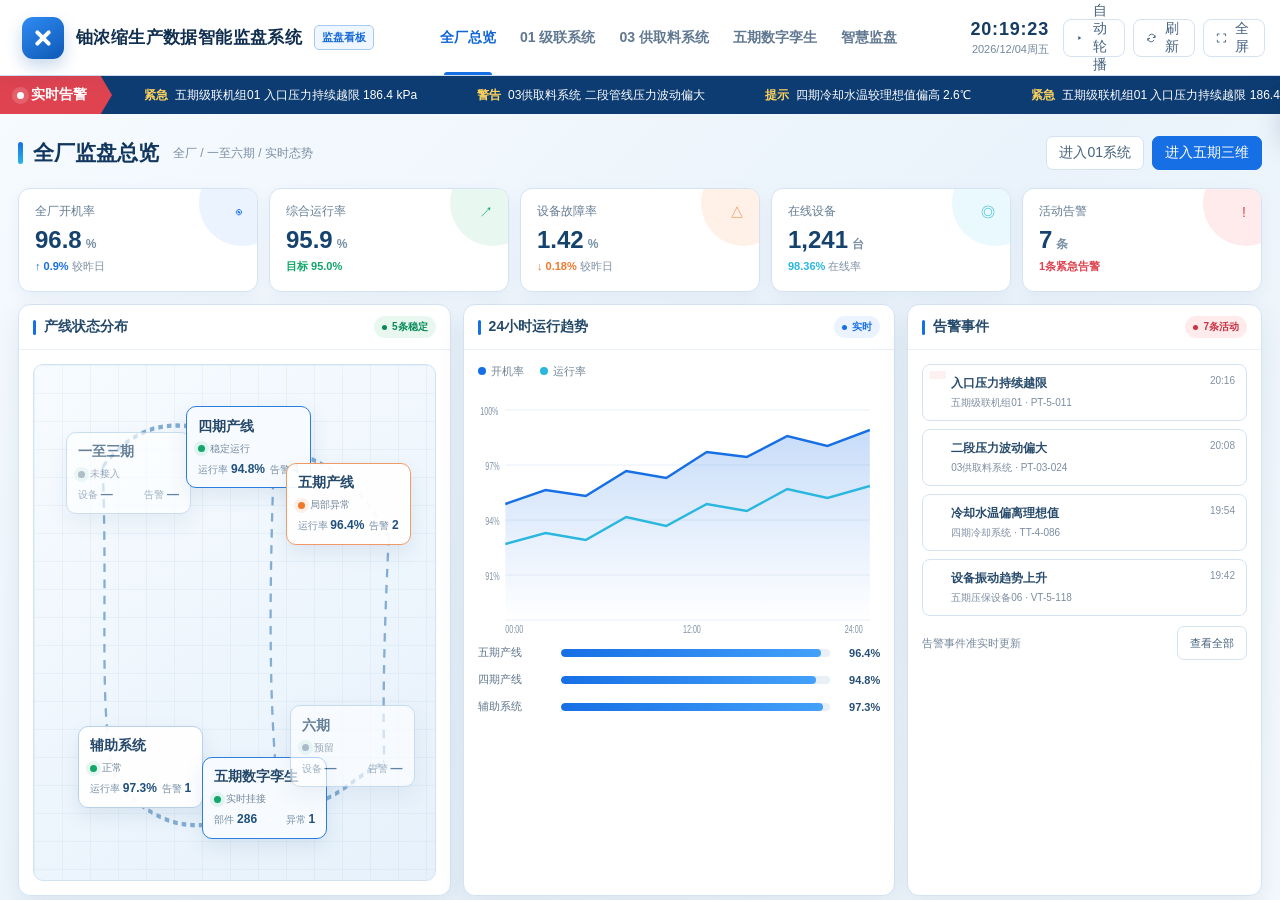
<file: monitor/index.html>
<!doctype html>
<html lang="zh-CN">
<head>
  <meta charset="utf-8">
  <meta name="viewport" content="width=device-width,initial-scale=1">
  <title>504厂铀浓缩生产数据智能监盘系统｜大屏监盘看板原型</title>
  <style>
    :root{
      --navy:#082f62;--navy-2:#0b447f;--blue:#176fe5;--blue-2:#3a91f7;--cyan:#29b7df;
      --bg:#edf4fb;--panel:#fff;--line:#d5e3f1;--line-2:#e9f0f7;--text:#173452;--muted:#6e8297;
      --green:#12a66a;--yellow:#e9a51b;--orange:#f0782b;--red:#df4350;--purple:#6f58d9;
      --shadow:0 10px 28px rgba(20,67,113,.09);--radius:12px;
      --font:"HarmonyOS Sans SC","MiSans","Source Han Sans SC","Microsoft YaHei",sans-serif;
    }
    *{box-sizing:border-box}html,body{width:100%;height:100%;margin:0}body{font-family:var(--font);color:var(--text);background:var(--bg);overflow:hidden;font-size:14px}
    button{font:inherit;cursor:pointer}svg{display:block}.app{height:100%;display:flex;flex-direction:column;background:linear-gradient(135deg,#f7fbff 0,#eaf3fb 55%,#f4f9fd 100%)}
    .topbar{height:76px;flex:none;display:flex;align-items:center;padding:0 22px;background:#fff;border-bottom:1px solid #cadced;box-shadow:0 5px 18px rgba(21,70,117,.06);z-index:20}
    .brand{display:flex;align-items:center;gap:12px;min-width:475px}.brand-mark{width:42px;height:42px;border-radius:11px;background:linear-gradient(145deg,#2f8cf4,#0d58b4);position:relative;box-shadow:0 7px 16px rgba(18,91,176,.24)}
    .brand-mark:before,.brand-mark:after{content:"";position:absolute;left:11px;top:19px;width:20px;height:4px;border-radius:2px;background:#fff}.brand-mark:before{transform:rotate(45deg)}.brand-mark:after{transform:rotate(-45deg)}
    .brand h1{font-size:20px;margin:0;color:#102e4f;letter-spacing:.4px}.screen-badge{border:1px solid #a9caf0;background:#eef6ff;color:#1769d7;border-radius:5px;padding:4px 7px;font-size:11px;font-weight:700}
    .main-nav{display:flex;align-self:stretch;gap:4px;margin-left:18px}.nav-btn{border:0;background:transparent;color:#617891;padding:0 17px;position:relative;font-weight:650;white-space:nowrap}.nav-btn:hover{color:var(--blue);background:#f5f9fe}.nav-btn.active{color:#0f65d7}.nav-btn.active:after{content:"";position:absolute;left:14px;right:14px;bottom:0;height:3px;background:var(--blue);border-radius:3px 3px 0 0}
    .top-actions{margin-left:auto;display:flex;align-items:center;gap:8px}.clock{min-width:142px;text-align:right;margin-right:6px}.clock b{display:block;font-size:18px;color:#173d65;letter-spacing:.8px}.clock span{font-size:11px;color:#74889d}.top-btn{height:38px;border:1px solid var(--line);background:#fff;border-radius:8px;color:#45627e;padding:0 12px;display:inline-flex;align-items:center;gap:6px}.top-btn:hover{border-color:#86b5ed;color:var(--blue);background:#f7fbff}.top-btn.active{background:#e9f3ff;border-color:#9dc3ef;color:#0f67d9}.top-btn svg{width:16px;height:16px}
    .ticker{height:38px;flex:none;background:#0d3c72;color:#fff;display:flex;align-items:center;overflow:hidden}.ticker-label{height:100%;min-width:112px;display:flex;align-items:center;padding:0 22px 0 17px;background:#df4350;font-weight:700;gap:7px;clip-path:polygon(0 0,90% 0,100% 50%,90% 100%,0 100%)}.ticker-label:before{content:"";width:7px;height:7px;background:#fff;border-radius:50%;box-shadow:0 0 0 5px rgba(255,255,255,.16)}
    .ticker-track{display:flex;gap:60px;padding-left:32px;white-space:nowrap;animation:ticker 30s linear infinite}.ticker-item{font-size:12px}.ticker-item b{color:#ffd45d;margin-right:7px}.ticker:hover .ticker-track{animation-play-state:paused}@keyframes ticker{from{transform:translateX(0)}to{transform:translateX(-52%)}}
    .screen{flex:1;min-height:0;padding:16px 18px 18px;position:relative;overflow:auto}.view{display:none;min-height:100%;animation:viewIn .35s ease}.view.active{display:block}@keyframes viewIn{from{opacity:0;transform:translateY(7px)}to{opacity:1;transform:none}}
    .view-head{height:46px;display:flex;align-items:center;margin-bottom:12px}.view-title{display:flex;align-items:center;gap:10px;font-size:21px;font-weight:800;color:#12375f}.view-title:before{content:"";width:5px;height:22px;border-radius:3px;background:linear-gradient(var(--blue),var(--cyan))}.breadcrumb{margin-left:14px;color:#7a8da2;font-size:12px}.view-actions{margin-left:auto;display:flex;gap:8px}.btn{height:34px;border:1px solid var(--line);background:#fff;border-radius:7px;padding:0 12px;color:#47627d;display:inline-flex;align-items:center;gap:6px}.btn:hover{border-color:#8db8eb;color:var(--blue)}.btn.primary{background:var(--blue);border-color:var(--blue);color:#fff}.btn.warn{color:#c66b15;border-color:#f0c78f;background:#fff9ef}
    .metric-grid{display:grid;grid-template-columns:repeat(5,minmax(0,1fr));gap:11px;margin-bottom:12px}.metric{height:104px;background:#fff;border:1px solid var(--line);border-radius:var(--radius);padding:14px 16px;position:relative;overflow:hidden;box-shadow:0 5px 16px rgba(20,66,110,.05)}.metric:after{content:"";position:absolute;width:86px;height:86px;border-radius:50%;right:-28px;top:-29px;background:var(--tint,#edf5ff)}.metric-label{color:#657d94;font-size:12px}.metric-value{font-size:28px;font-weight:800;color:#15436e;margin-top:8px;line-height:1}.metric-unit{font-size:12px;color:#7890a5;margin-left:4px}.metric-foot{font-size:11px;color:#8192a4;margin-top:7px}.metric-foot strong{color:var(--accent,var(--green))}.metric-icon{position:absolute;right:15px;top:15px;color:var(--accent,var(--blue));z-index:1}.metric-icon svg{width:18px;height:18px}
    .panel{background:#fff;border:1px solid var(--line);border-radius:var(--radius);box-shadow:var(--shadow);min-width:0;overflow:hidden}.panel-head{height:45px;padding:0 14px;display:flex;align-items:center;border-bottom:1px solid var(--line-2)}.panel-title{font-size:14px;font-weight:750;color:#244969;display:flex;align-items:center;gap:8px}.panel-title:before{content:"";width:3px;height:15px;border-radius:2px;background:var(--blue)}.panel-actions{margin-left:auto}.panel-body{padding:14px}.dashboard-grid{display:grid;grid-template-columns:1.1fr 1fr .82fr;gap:12px;height:calc(100vh - 308px);min-height:500px}
    .factory-map{height:100%;position:relative;border-radius:10px;background:linear-gradient(145deg,#f7fbff,#e6f1fb);overflow:hidden;border:1px solid #d2e2f0}.factory-map:before{content:"";position:absolute;inset:0;background-image:linear-gradient(rgba(35,100,166,.05) 1px,transparent 1px),linear-gradient(90deg,rgba(35,100,166,.05) 1px,transparent 1px);background-size:28px 28px}.factory-map svg{position:absolute;inset:0;width:100%;height:100%}.map-line{stroke:#83add4;stroke-width:4;fill:none;stroke-dasharray:8 7}.factory-card{position:absolute;width:142px;height:82px;border:1px solid #b7d1eb;border-radius:10px;background:rgba(255,255,255,.94);padding:10px 11px;box-shadow:0 8px 20px rgba(40,86,130,.1);transition:.2s;text-align:left}.factory-card:hover{transform:translateY(-3px);border-color:#4d95e6;box-shadow:0 12px 24px rgba(23,105,224,.16)}.factory-card.focus{border-color:#2a7de1;background:#f7fbff}.factory-card.alert{border-color:#f19a65}.factory-card.off{opacity:.68}.factory-name{font-weight:750;color:#244869}.factory-state{display:flex;align-items:center;gap:5px;font-size:10px;color:#73869b;margin:6px 0}.state-dot{width:7px;height:7px;border-radius:50%;background:var(--green);box-shadow:0 0 0 4px rgba(18,166,106,.1)}.alert .state-dot{background:var(--orange);box-shadow:0 0 0 4px rgba(240,120,43,.1)}.off .state-dot{background:#8fa0b0}.factory-data{display:flex;justify-content:space-between;font-size:10px;color:#7790a6}.factory-data b{color:#20507c;font-size:12px}.f1{left:8%;top:13%}.f2{left:38%;top:8%}.f3{right:6%;top:19%}.f4{left:11%;bottom:14%}.f5{left:42%;bottom:8%}.f6{right:5%;bottom:18%}
    .chart-wrap{height:250px;position:relative}.chart-svg{width:100%;height:100%}.gridline{stroke:#e5edf5;stroke-width:1}.axis-text{fill:#8194a7;font-size:10px}.line-blue{fill:none;stroke:#176fe5;stroke-width:2.5}.line-cyan{fill:none;stroke:#29b7df;stroke-width:2.5}.line-orange{fill:none;stroke:#f0782b;stroke-width:2.5}.area-blue{fill:url(#areaBlue);opacity:.24}.chart-legend{display:flex;gap:16px;font-size:11px;color:#6f8296;margin-bottom:6px}.legend-dot{width:8px;height:8px;border-radius:50%;display:inline-block;margin-right:5px}.status-bars{display:grid;gap:12px;margin-top:10px}.status-row{display:grid;grid-template-columns:75px 1fr 42px;gap:8px;align-items:center;font-size:11px;color:#60778e}.bar{height:8px;background:#e8eff6;border-radius:5px;overflow:hidden}.bar i{display:block;height:100%;border-radius:5px;background:linear-gradient(90deg,#176fe5,#43a1fa)}.status-row b{text-align:right;color:#264f76}
    .alarm-list{display:grid;gap:8px}.alarm-item{border:1px solid var(--line);border-radius:8px;padding:10px 11px;background:#fff;display:grid;grid-template-columns:8px 1fr auto;gap:9px;transition:.15s;text-align:left;width:100%}.alarm-item:hover{border-color:#8eb8e9;background:#f8fbff}.alarm-level{width:8px;border-radius:6px;background:var(--yellow)}.alarm-level.warning{background:var(--orange)}.alarm-level.urgent{background:var(--red);box-shadow:0 0 0 4px rgba(223,67,80,.08)}.alarm-main b{display:block;color:#294c6d;font-size:12px}.alarm-main span{display:block;color:#7c8da0;font-size:10px;margin-top:4px}.alarm-time{font-size:10px;color:#8091a4}.alarm-footer{display:flex;justify-content:space-between;align-items:center;padding-top:10px;color:#75899d;font-size:11px}.tag{display:inline-flex;align-items:center;gap:5px;height:22px;padding:0 8px;border-radius:12px;font-size:10px;font-weight:700;background:#e9f7f1;color:#078b57}.tag:before{content:"";width:5px;height:5px;border-radius:50%;background:currentColor}.tag.blue{background:#eaf3ff;color:#176fe5}.tag.yellow{background:#fff6db;color:#aa7410}.tag.orange{background:#fff0e5;color:#c75f17}.tag.red{background:#ffeaec;color:#c83442}.tag.gray{background:#eef2f6;color:#6f7f90}
    .system-layout{display:grid;grid-template-columns:minmax(0,1.55fr) 330px;gap:12px;height:calc(100vh - 188px);min-height:650px}.process-panel{height:100%}.process-canvas{height:calc(100% - 45px);min-height:590px;position:relative;background:linear-gradient(145deg,#f7fbff,#eaf3fb);overflow:hidden}.process-canvas:before{content:"";position:absolute;inset:0;background-image:linear-gradient(rgba(20,89,155,.045) 1px,transparent 1px),linear-gradient(90deg,rgba(20,89,155,.045) 1px,transparent 1px);background-size:26px 26px}.process-canvas>svg{position:absolute;inset:0;width:100%;height:100%}.pipe-base{fill:none;stroke:#78a8d2;stroke-width:13;stroke-linecap:round;stroke-linejoin:round}.pipe-flow{fill:none;stroke:#e8f6ff;stroke-width:4;stroke-linecap:round;stroke-dasharray:13 14;animation:flow 1.2s linear infinite}@keyframes flow{to{stroke-dashoffset:-27}}.pipe-alert{stroke:#ee8b4c}.flow-arrow{fill:#2b80db}.process-node{position:absolute;width:116px;height:75px;border:2px solid #679bc9;background:#fff;border-radius:9px;box-shadow:0 7px 16px rgba(30,86,137,.1);display:flex;flex-direction:column;align-items:center;justify-content:center;transition:.18s;z-index:2}.process-node:hover{transform:scale(1.04);border-color:var(--blue);box-shadow:0 10px 22px rgba(23,105,224,.17)}.process-node.alert{border-color:var(--orange);background:#fffaf5}.process-node.urgent{border-color:var(--red);background:#fff6f7;animation:pulseAlert 1.5s infinite}@keyframes pulseAlert{50%{box-shadow:0 0 0 7px rgba(223,67,80,.1)}}.process-node b{font-size:12px;color:#244a6b}.process-node span{font-size:10px;color:#758a9e;margin-top:5px}.point-badge{position:absolute;z-index:3;border:1px solid #a7c6e5;background:#fff;border-radius:7px;padding:7px 9px;min-width:92px;box-shadow:0 6px 15px rgba(25,70,113,.08);text-align:left}.point-badge:hover{border-color:#4b94e5}.point-badge small{display:block;color:#7c8fa3;font-size:9px}.point-badge b{font-size:15px;color:#1f527d}.point-badge em{font-style:normal;font-size:9px;color:#7990a4;margin-left:3px}.point-badge.warning{border-color:#f1b47d}.point-badge.warning b{color:#c55d18}.point-badge.urgent{border-color:#ec8790;background:#fff7f8}.point-badge.urgent b{color:#c83241}.side-stack{display:grid;grid-template-rows:auto 1fr auto;gap:12px;min-height:0}.kpi-strip{display:grid;grid-template-columns:repeat(2,1fr);gap:8px}.mini-kpi{border:1px solid var(--line);background:#fff;border-radius:9px;padding:11px}.mini-kpi span{font-size:10px;color:#758a9e}.mini-kpi b{display:block;font-size:19px;color:#1c4d78;margin-top:5px}.device-list{display:grid;gap:7px}.device-row{display:grid;grid-template-columns:1fr auto;align-items:center;border-bottom:1px solid var(--line-2);padding:9px 0}.device-row:last-child{border:0}.device-row b{font-size:11px;color:#345571}.device-row span{font-size:10px;color:#8293a5;display:block;margin-top:3px}.side-footer{display:grid;grid-template-columns:1fr 1fr;gap:8px}.switch-card{border:1px solid var(--line);border-radius:8px;background:#f8fbff;padding:10px;text-align:center;color:#50708d;font-size:11px}.switch-card strong{display:block;font-size:17px;color:#1f537e;margin-bottom:3px}
    .twin-layout{display:grid;grid-template-columns:minmax(0,1fr) 330px;gap:12px;height:calc(100vh - 188px);min-height:650px}.twin-stage{position:relative;height:calc(100% - 45px);min-height:590px;background:linear-gradient(180deg,#eaf5ff 0,#f8fbff 58%,#dfeefa 58%,#d8e8f5 100%);overflow:hidden;perspective:900px}.twin-stage:after{content:"";position:absolute;left:-10%;right:-10%;bottom:-18%;height:62%;background-image:linear-gradient(30deg,rgba(70,120,160,.1) 12%,transparent 12.5%,transparent 87%,rgba(70,120,160,.1) 87.5%,rgba(70,120,160,.1)),linear-gradient(150deg,rgba(70,120,160,.1) 12%,transparent 12.5%,transparent 87%,rgba(70,120,160,.1) 87.5%,rgba(70,120,160,.1)),linear-gradient(30deg,rgba(70,120,160,.1) 12%,transparent 12.5%,transparent 87%,rgba(70,120,160,.1) 87.5%,rgba(70,120,160,.1));background-size:42px 72px;transform:rotateX(62deg);transform-origin:center bottom}.plant{position:absolute;left:50%;top:54%;width:720px;height:390px;transform:translate(-50%,-50%) rotateX(58deg) rotateZ(-30deg);transform-style:preserve-3d;transition:transform .7s ease;z-index:2}.plant.view-cascade{transform:translate(-56%,-47%) rotateX(58deg) rotateZ(-24deg) scale(1.18)}.plant.view-feed{transform:translate(-43%,-50%) rotateX(58deg) rotateZ(-37deg) scale(1.18)}.iso-building{position:absolute;background:#eaf4fb;border:2px solid #6696bf;box-shadow:inset 0 0 0 7px rgba(255,255,255,.5),15px 18px 24px rgba(39,79,116,.13);transform-style:preserve-3d}.iso-building:before{content:"";position:absolute;left:10px;right:10px;top:10px;height:10px;background:#8eb9dc}.iso-building.active{background:#d7ecff;border-color:#287bd1}.iso-building.alert{background:#fff0e7;border-color:#e87229;animation:twinAlert 1.7s infinite}@keyframes twinAlert{50%{box-shadow:0 0 0 10px rgba(240,120,43,.13),15px 18px 24px rgba(39,79,116,.13)}}.iso-building b{position:absolute;left:10px;bottom:9px;font-size:11px;color:#285171;transform:rotateZ(30deg) rotateX(-58deg);transform-origin:left bottom;white-space:nowrap}.tank{position:absolute;width:62px;height:85px;border:2px solid #5e8db5;background:linear-gradient(90deg,#dceaf5,#fff,#c4dbec);border-radius:31px 31px 10px 10px;box-shadow:12px 14px 20px rgba(35,73,110,.13)}.tank:after{content:"";position:absolute;left:12px;right:12px;top:18px;height:3px;background:#74a5ce;box-shadow:0 15px 0 #74a5ce,0 30px 0 #74a5ce}.twin-label{position:absolute;z-index:5;background:#fff;border:1px solid #a8c8e6;border-radius:7px;padding:7px 9px;box-shadow:0 7px 16px rgba(34,80,123,.1);font-size:10px;color:#70859a}.twin-label b{display:block;font-size:14px;color:#24547c;margin-top:3px}.twin-label.alert{border-color:#f09a62}.twin-tools{position:absolute;left:16px;top:16px;z-index:6;display:flex;gap:7px}.view-chip{border:1px solid #b8d1e8;background:rgba(255,255,255,.95);border-radius:7px;padding:8px 11px;color:#506d89}.view-chip.active{background:#176fe5;border-color:#176fe5;color:#fff}.compass{position:absolute;right:18px;top:18px;z-index:5;width:55px;height:55px;border-radius:50%;border:1px solid #a8c5e0;background:rgba(255,255,255,.9);display:grid;place-items:center;color:#2266a8;font-weight:800}.compass:before{content:"";position:absolute;top:7px;border-left:5px solid transparent;border-right:5px solid transparent;border-bottom:13px solid #df4350}
    .analysis-grid{display:grid;grid-template-columns:1.06fr 1.45fr .9fr;grid-template-rows:1fr 1fr;gap:12px;height:calc(100vh - 188px);min-height:650px}.analysis-grid .panel{height:100%}.analysis-span{grid-row:1/3}.target-list{display:grid;gap:12px}.target-item{border-bottom:1px solid var(--line-2);padding:0 0 12px}.target-item:last-child{border:0}.target-head{display:flex;justify-content:space-between;align-items:center;margin-bottom:8px}.target-head b{font-size:12px;color:#2e506f}.target-value{font-size:18px;font-weight:800;color:#1a4e79}.target-band{height:12px;border-radius:7px;background:linear-gradient(90deg,#ffe9e9 0 18%,#fff4d9 18% 32%,#dff5ea 32% 72%,#fff4d9 72% 86%,#ffe9e9 86%);position:relative}.target-pin{position:absolute;top:-5px;width:4px;height:22px;border-radius:2px;background:#176fe5;left:var(--pos)}.target-pin:after{content:"";position:absolute;left:-4px;top:-3px;border-left:6px solid transparent;border-right:6px solid transparent;border-top:6px solid #176fe5}.corr-grid{display:grid;grid-template-columns:repeat(3,1fr);gap:8px}.corr-card{border:1px solid var(--line);border-radius:9px;padding:12px;background:#fbfdff;text-align:center}.corr-ring{width:74px;height:74px;border-radius:50%;margin:auto;background:conic-gradient(var(--c,#176fe5) 0 var(--v,70%),#e5edf5 var(--v,70%));display:grid;place-items:center;position:relative}.corr-ring:after{content:"";position:absolute;inset:11px;background:#fff;border-radius:50%}.corr-ring b{position:relative;z-index:1;font-size:16px;color:#235078}.corr-card span{display:block;font-size:10px;color:#71869a;margin-top:8px}.param-chips{display:flex;gap:7px;flex-wrap:wrap}.param-chip{border:1px solid #b9d1e8;border-radius:16px;background:#f8fbff;padding:7px 10px;color:#50718f;font-size:11px}.param-chip.active{background:#e6f2ff;border-color:#6ca8ea;color:#0e64d3}.report-list{display:grid;gap:8px}.report-row{border:1px solid var(--line);border-radius:8px;padding:10px;background:#fff}.report-row b{font-size:11px;color:#2c506f}.report-row span{display:block;font-size:10px;color:#7c8fa2;margin-top:5px}.heatmap{display:grid;grid-template-columns:85px repeat(6,1fr);gap:5px;align-items:center;font-size:10px;color:#70849a}.heatcell{height:28px;border-radius:4px;background:#ddecf9;display:grid;place-items:center;color:#2a5b83}.heatcell.m2{background:#b8daf4}.heatcell.m3{background:#78b8ea;color:#fff}.heatcell.warn{background:#f8c68f;color:#8c4b13}.heatcell.hot{background:#ef7c6c;color:#fff}
    .modal-layer{position:fixed;inset:0;background:rgba(9,35,65,.38);backdrop-filter:blur(3px);z-index:100;display:none;align-items:center;justify-content:center;padding:30px}.modal-layer.open{display:flex}.modal{width:min(860px,92vw);max-height:86vh;background:#fff;border-radius:13px;box-shadow:0 28px 75px rgba(4,35,70,.25);overflow:hidden;animation:modalIn .22s ease}@keyframes modalIn{from{opacity:0;transform:scale(.97) translateY(8px)}to{opacity:1;transform:none}}.modal-head{height:58px;padding:0 19px;display:flex;align-items:center;border-bottom:1px solid var(--line)}.modal-head h3{margin:0;font-size:17px;color:#183e63}.modal-close{margin-left:auto;border:0;background:#f1f5f9;width:31px;height:31px;border-radius:7px;font-size:19px;color:#65798d}.modal-body{padding:18px;overflow:auto;max-height:calc(86vh - 58px)}.detail-banner{background:linear-gradient(110deg,#0d4d91,#1b79dc);color:#fff;border-radius:10px;padding:16px 18px;display:flex;align-items:center;gap:14px;margin-bottom:14px}.device-symbol{width:45px;height:45px;border-radius:9px;background:rgba(255,255,255,.16);display:grid;place-items:center;font-size:22px}.detail-banner h4{margin:0 0 5px;font-size:17px}.detail-banner p{margin:0;color:#d7e9fa;font-size:11px}.modal-tabs{display:flex;border-bottom:1px solid var(--line);margin-bottom:14px}.modal-tab{height:38px;border:0;border-bottom:2px solid transparent;background:transparent;padding:0 16px;color:#637a91}.modal-tab.active{color:var(--blue);border-color:var(--blue);font-weight:700}.detail-grid{display:grid;grid-template-columns:repeat(3,1fr);border:1px solid var(--line);border-radius:9px;overflow:hidden}.detail-item{padding:13px;border-right:1px solid var(--line-2);border-bottom:1px solid var(--line-2)}.detail-item:nth-child(3n){border-right:0}.detail-item small{display:block;color:#7c8fa3;font-size:10px}.detail-item b{display:block;color:#294e70;margin-top:6px}.modal-actions{display:flex;justify-content:flex-end;gap:8px;margin-top:15px}.toast{position:fixed;right:22px;top:92px;z-index:200;background:#123d68;color:#fff;border-radius:8px;padding:11px 15px;box-shadow:0 12px 28px rgba(7,39,72,.22);transform:translateX(130%);transition:.3s}.toast.show{transform:none}.empty-state{height:240px;display:grid;place-items:center;color:#71879b}
    .device-tab-content{min-height:350px}.modal-toolbar{display:flex;align-items:center;gap:8px;margin-bottom:12px}.modal-toolbar .param-chips{margin-left:auto}.point-table{width:100%;border-collapse:collapse;border:1px solid var(--line);border-radius:9px;overflow:hidden}.point-table th{height:38px;background:#f3f8fd;color:#60778e;text-align:left;padding:0 12px;font-size:11px}.point-table td{height:46px;border-top:1px solid var(--line-2);padding:0 12px;color:#34536f}.point-name{font-weight:700;color:#294e70}.point-code{display:block;color:#8495a7;font-size:10px;margin-top:3px}.trend-up{color:#df4350;font-weight:700}.trend-steady{color:#12a66a;font-weight:700}.related-alarms{display:grid;gap:9px}.related-alarm{display:grid;grid-template-columns:9px 1fr auto auto;align-items:center;gap:10px;border:1px solid var(--line);border-radius:8px;padding:11px 12px;background:#fff}.related-alarm>i{width:8px;height:34px;border-radius:5px;background:var(--orange)}.related-alarm.urgent>i{background:var(--red)}.related-alarm b{display:block;color:#2a4d6d}.related-alarm small{display:block;color:#8092a5;margin-top:4px}.related-alarm time{color:#74899e;font-size:11px}
    .prototype-switcher{position:fixed;left:50%;bottom:13px;transform:translateX(-50%);z-index:300;background:#082f62;color:#fff;border-radius:22px;padding:5px;display:none;align-items:center;gap:4px;box-shadow:0 12px 30px rgba(8,47,98,.28)}.prototype-switcher.show{display:flex}.prototype-switcher button{width:32px;height:32px;border:0;border-radius:50%;background:rgba(255,255,255,.12);color:#fff}.prototype-switcher span{min-width:170px;text-align:center;font-size:11px;padding:0 10px}
    body.variant-b .dashboard-grid{grid-template-columns:.82fr 1.25fr .9fr}body.variant-b .factory-map{background:linear-gradient(145deg,#fff,#eef6fd)}body.variant-c .metric-grid{grid-template-columns:repeat(3,1fr)}body.variant-c .metric:nth-child(4),body.variant-c .metric:nth-child(5){display:none}body.variant-c .dashboard-grid{height:calc(100vh - 296px);grid-template-columns:1.3fr .9fr .9fr}
    @media(max-width:1500px){.brand{min-width:390px}.brand h1{font-size:17px}.nav-btn{padding:0 10px}.dashboard-grid{grid-template-columns:1fr 1fr .82fr}.system-layout,.twin-layout{grid-template-columns:minmax(0,1fr) 300px}.metric-value{font-size:24px}.factory-card{width:125px}.analysis-grid{grid-template-columns:1fr 1.3fr .85fr}}
    @media(max-width:1150px){body{overflow:auto}.app{min-width:1100px}.screen{overflow:visible}.topbar{min-width:1100px}.top-actions .top-btn span{display:none}.dashboard-grid,.system-layout,.twin-layout,.analysis-grid{height:auto;min-height:690px}.dashboard-grid{grid-template-columns:1fr 1fr}.dashboard-grid>.panel:last-child{grid-column:1/3}.analysis-grid{grid-template-columns:1fr 1fr}.analysis-span{grid-row:auto}.metric-grid{grid-template-columns:repeat(3,1fr)}}

    /* Lightweight axonometric campus: all object geometry stays in one scalable scene. */
    .twin-stage{background:radial-gradient(ellipse at 50% 44%,#fff 0,#eff6fb 60%,#e4eff8 100%);perspective:none}
    .twin-stage:after{display:none}
    .plant,.plant.view-cascade,.plant.view-feed{position:absolute;inset:48px 0 20px;left:0;top:48px;width:100%;height:calc(100% - 68px);transform:none;z-index:2}
    .campus-svg{width:100%;height:100%;display:block;overflow:visible}
    .campus-world{transform-origin:50% 52%;transition:transform .65s ease}
    .view-cascade .campus-world{transform:translate(60px,75px) scale(1.3)}
    .view-feed .campus-world{transform:translate(-125px,20px) scale(1.3)}
    .campus-object{cursor:pointer;outline:none}
    .campus-object:hover .selection-pad,.campus-object:focus .selection-pad{stroke:#1976e6;stroke-width:3;fill:#b4d9ff;fill-opacity:.6}
    .campus-object:focus{filter:drop-shadow(0 0 4px #217ada)}
    .campus-label{font-family:inherit;pointer-events:none}
    .campus-label text{fill:#294f71;font-size:12px;font-weight:700}
    .campus-callout rect{fill:#fff;stroke:#aecde5;stroke-width:1}
    .campus-callout text{fill:#6f859a;font-size:10px}
    .campus-callout .reading{fill:#205b8b;font-size:17px;font-weight:750}
    .campus-callout.alarm rect{stroke:#ee9872}
    .campus-callout.alarm .reading{fill:#cf563a}
    .campus-beacon{fill:#ea624b;stroke:#fff;stroke-width:2}
    .campus-halo{fill:none;stroke:#e66b4a;stroke-width:2;opacity:.65}
    .scene-legend{position:absolute;left:18px;bottom:15px;display:flex;gap:15px;align-items:center;color:#71899f;font-size:10px;z-index:6}
    .scene-legend i{display:inline-block;width:7px;height:7px;border-radius:50%;background:#25a97b;margin-right:5px}
    .scene-legend .alarm-dot{background:#ed7454}
    .scene-controls{position:absolute;right:16px;bottom:14px;z-index:6;display:flex;gap:5px}
    .scene-controls button{border:1px solid #c2d6e9;background:#fff;border-radius:6px;color:#406787;min-width:32px;height:32px;font-size:16px}
    .scene-controls button:last-child{font-size:11px;padding:0 12px}
    .scene-controls button:disabled{opacity:.4;cursor:default}
    @media(prefers-reduced-motion:reduce){.campus-world{transition:none}}

</style>
</head>
<body>
<svg width="0" height="0" style="position:absolute"><defs>
  <symbol id="i-play" viewBox="0 0 24 24"><path fill="currentColor" d="M8 5v14l11-7z"/></symbol>
  <symbol id="i-pause" viewBox="0 0 24 24"><path fill="currentColor" d="M6 5h4v14H6zm8 0h4v14h-4z"/></symbol>
  <symbol id="i-full" viewBox="0 0 24 24"><path fill="none" stroke="currentColor" stroke-width="2" d="M8 3H3v5m13-5h5v5M8 21H3v-5m13 5h5v-5"/></symbol>
  <symbol id="i-refresh" viewBox="0 0 24 24"><path fill="none" stroke="currentColor" stroke-width="2" d="M20 6v5h-5M4 18v-5h5M6.2 8A7 7 0 0 1 18 6l2 5M4 13l2 5a7 7 0 0 0 11.8-2"/></symbol>
  <symbol id="i-link" viewBox="0 0 24 24"><path fill="none" stroke="currentColor" stroke-width="2" d="M10 13a5 5 0 0 0 7.5.5l2-2a5 5 0 0 0-7-7l-1 1m2.5 5.5a5 5 0 0 0-7.5-.5l-2 2a5 5 0 0 0 7 7l1-1"/></symbol>
  <linearGradient id="areaBlue" x1="0" y1="0" x2="0" y2="1"><stop stop-color="#176fe5"/><stop offset="1" stop-color="#176fe5" stop-opacity="0"/></linearGradient>
</defs></svg>
<div class="app">
  <header class="topbar">
    <div class="brand"><span class="brand-mark"></span><h1>铀浓缩生产数据智能监盘系统</h1><span class="screen-badge">监盘看板</span></div>
    <nav class="main-nav" id="mainNav">
      <button class="nav-btn active" data-view="overview">全厂总览</button>
      <button class="nav-btn" data-view="cascade">01 级联系统</button>
      <button class="nav-btn" data-view="feed">03 供取料系统</button>
      <button class="nav-btn" data-view="twin">五期数字孪生</button>
      <button class="nav-btn" data-view="analysis">智慧监盘</button>
    </nav>
    <div class="top-actions">
      <div class="clock"><b id="clockTime">--:--:--</b><span id="clockDate">----</span></div>
      <button class="top-btn" id="rotateBtn"><svg><use href="#i-play"/></svg><span>自动轮播</span></button>
      <button class="top-btn" id="refreshBtn"><svg><use href="#i-refresh"/></svg><span>刷新</span></button>
      <button class="top-btn" id="fullBtn"><svg><use href="#i-full"/></svg><span>全屏</span></button>
    </div>
  </header>
  <div class="ticker"><div class="ticker-label">实时告警</div><div class="ticker-track" id="tickerTrack"><span class="ticker-item"><b>紧急</b>五期级联机组01 入口压力持续越限 186.4 kPa</span><span class="ticker-item"><b>警告</b>03供取料系统 二段管线压力波动偏大</span><span class="ticker-item"><b>提示</b>四期冷却水温较理想值偏高 2.6℃</span><span class="ticker-item"><b>紧急</b>五期级联机组01 入口压力持续越限 186.4 kPa</span><span class="ticker-item"><b>警告</b>03供取料系统 二段管线压力波动偏大</span></div></div>
  <main class="screen">
    <section class="view active" id="view-overview">
      <div class="view-head"><div class="view-title">全厂监盘总览</div><div class="breadcrumb">全厂 / 一至六期 / 实时态势</div><div class="view-actions"><button class="btn" data-view="cascade">进入01系统</button><button class="btn primary" data-view="twin">进入五期三维</button></div></div>
      <div class="metric-grid">
        <div class="metric" style="--accent:#176fe5;--tint:#eaf3ff"><div class="metric-label">全厂开机率</div><div class="metric-value live-value" data-base="96.8" data-decimals="1">96.8<span class="metric-unit">%</span></div><div class="metric-foot"><strong>↑ 0.9%</strong> 较昨日</div><span class="metric-icon">◉</span></div>
        <div class="metric" style="--accent:#12a66a;--tint:#e8f8f1"><div class="metric-label">综合运行率</div><div class="metric-value live-value" data-base="95.9" data-decimals="1">95.9<span class="metric-unit">%</span></div><div class="metric-foot"><strong>目标 95.0%</strong></div><span class="metric-icon">↗</span></div>
        <div class="metric" style="--accent:#f0782b;--tint:#fff1e8"><div class="metric-label">设备故障率</div><div class="metric-value live-value" data-base="1.42" data-decimals="2">1.42<span class="metric-unit">%</span></div><div class="metric-foot"><strong>↓ 0.18%</strong> 较昨日</div><span class="metric-icon">△</span></div>
        <div class="metric" style="--accent:#29b7df;--tint:#e9f9fd"><div class="metric-label">在线设备</div><div class="metric-value">1,241<span class="metric-unit">台</span></div><div class="metric-foot"><strong>98.36%</strong> 在线率</div><span class="metric-icon">◎</span></div>
        <div class="metric" style="--accent:#df4350;--tint:#ffeaec"><div class="metric-label">活动告警</div><div class="metric-value">7<span class="metric-unit">条</span></div><div class="metric-foot"><strong style="color:#df4350">1条紧急告警</strong></div><span class="metric-icon">!</span></div>
      </div>
      <div class="dashboard-grid">
        <section class="panel"><div class="panel-head"><div class="panel-title">产线状态分布</div><div class="panel-actions"><span class="tag">5条稳定</span></div></div><div class="panel-body" style="height:calc(100% - 45px)"><div class="factory-map">
          <svg viewBox="0 0 700 480" preserveAspectRatio="none"><path class="map-line" d="M120 95 C220 25 330 70 420 78 S570 110 620 160 M120 95 C130 230 110 335 145 390 M420 78 C410 220 410 330 430 415 M620 160 C610 265 610 325 612 370 M145 390 C260 455 330 420 430 415 S540 390 612 370"/></svg>
          <button class="factory-card off f1" data-view="overview"><span class="factory-name">一至三期</span><span class="factory-state"><i class="state-dot"></i>未接入</span><span class="factory-data"><span>设备 <b>—</b></span><span>告警 <b>—</b></span></span></button>
          <button class="factory-card focus f2" data-view="cascade"><span class="factory-name">四期产线</span><span class="factory-state"><i class="state-dot"></i>稳定运行</span><span class="factory-data"><span>运行率 <b>94.8%</b></span><span>告警 <b>4</b></span></span></button>
          <button class="factory-card alert f3" data-view="cascade"><span class="factory-name">五期产线</span><span class="factory-state"><i class="state-dot"></i>局部异常</span><span class="factory-data"><span>运行率 <b>96.4%</b></span><span>告警 <b>2</b></span></span></button>
          <button class="factory-card f4" data-view="feed"><span class="factory-name">辅助系统</span><span class="factory-state"><i class="state-dot"></i>正常</span><span class="factory-data"><span>运行率 <b>97.3%</b></span><span>告警 <b>1</b></span></span></button>
          <button class="factory-card focus f5" data-view="twin"><span class="factory-name">五期数字孪生</span><span class="factory-state"><i class="state-dot"></i>实时挂接</span><span class="factory-data"><span>部件 <b>286</b></span><span>异常 <b>1</b></span></span></button>
          <button class="factory-card off f6" data-view="overview"><span class="factory-name">六期</span><span class="factory-state"><i class="state-dot"></i>预留</span><span class="factory-data"><span>设备 <b>—</b></span><span>告警 <b>—</b></span></span></button>
        </div></div></section>
        <section class="panel"><div class="panel-head"><div class="panel-title">24小时运行趋势</div><div class="panel-actions"><span class="tag blue">实时</span></div></div><div class="panel-body"><div class="chart-legend"><span><i class="legend-dot" style="background:#176fe5"></i>开机率</span><span><i class="legend-dot" style="background:#29b7df"></i>运行率</span></div><div class="chart-wrap"><svg class="chart-svg" viewBox="0 0 560 250" preserveAspectRatio="none"><g><path class="gridline" d="M38 25H545M38 80H545M38 135H545M38 190H545M38 235H545"/><text class="axis-text" x="3" y="30">100%</text><text class="axis-text" x="10" y="85">97%</text><text class="axis-text" x="10" y="140">94%</text><text class="axis-text" x="10" y="195">91%</text><text class="axis-text" x="38" y="248">00:00</text><text class="axis-text" x="285" y="248">12:00</text><text class="axis-text" x="510" y="248">24:00</text></g><path class="area-blue" d="M38 119L94 105L150 111L206 86L262 93L318 67L374 72L430 51L486 61L545 45L545 235L38 235Z"/><path class="line-blue" d="M38 119L94 105L150 111L206 86L262 93L318 67L374 72L430 51L486 61L545 45"/><path class="line-cyan" d="M38 159L94 148L150 155L206 132L262 141L318 119L374 126L430 104L486 113L545 101"/></svg></div><div class="status-bars"><div class="status-row"><span>五期产线</span><span class="bar"><i style="width:96.4%"></i></span><b>96.4%</b></div><div class="status-row"><span>四期产线</span><span class="bar"><i style="width:94.8%"></i></span><b>94.8%</b></div><div class="status-row"><span>辅助系统</span><span class="bar"><i style="width:97.3%"></i></span><b>97.3%</b></div></div></div></section>
        <section class="panel"><div class="panel-head"><div class="panel-title">告警事件</div><div class="panel-actions"><span class="tag red">7条活动</span></div></div><div class="panel-body"><div class="alarm-list">
          <button class="alarm-item" data-alarm="urgent"><i class="alarm-level urgent"></i><span class="alarm-main"><b>入口压力持续越限</b><span>五期级联机组01 · PT-5-011</span></span><time class="alarm-time">20:16</time></button>
          <button class="alarm-item" data-alarm="warning"><i class="alarm-level warning"></i><span class="alarm-main"><b>二段压力波动偏大</b><span>03供取料系统 · PT-03-024</span></span><time class="alarm-time">20:08</time></button>
          <button class="alarm-item" data-alarm="notice"><i class="alarm-level"></i><span class="alarm-main"><b>冷却水温偏离理想值</b><span>四期冷却系统 · TT-4-086</span></span><time class="alarm-time">19:54</time></button>
          <button class="alarm-item" data-alarm="warning"><i class="alarm-level warning"></i><span class="alarm-main"><b>设备振动趋势上升</b><span>五期压保设备06 · VT-5-118</span></span><time class="alarm-time">19:42</time></button>
        </div><div class="alarm-footer"><span>告警事件准实时更新</span><button class="btn" data-open="alarm-list">查看全部</button></div></div></section>
      </div>
    </section>

    <section class="view" id="view-cascade">
      <div class="view-head"><div class="view-title">01 级联系统总图</div><div class="breadcrumb">全厂 / 五期 / 01级联系统</div><div class="view-actions"><button class="btn" data-view="feed">切换03总图</button><button class="btn primary" data-view="twin">三维联动</button></div></div>
      <div class="system-layout">
        <section class="panel process-panel"><div class="panel-head"><div class="panel-title">级联机组与料流工艺</div><div class="panel-actions"><span class="tag blue">料流正常</span></div></div><div class="process-canvas">
          <svg viewBox="0 0 1100 650" preserveAspectRatio="none"><path class="pipe-base" d="M85 325H245V145H470V325H650V505H865V325H1030"/><path class="pipe-flow" d="M85 325H245V145H470V325H650V505H865V325H1030"/><path class="pipe-base pipe-alert" d="M650 505H865"/><path class="pipe-flow" d="M650 505H865"/></svg>
          <button class="process-node device-hit" style="left:5%;top:43%" data-device="进料缓冲罐"><b>进料缓冲罐</b><span>TK-5-010 · 在线</span></button>
          <button class="process-node device-hit" style="left:19%;top:12%" data-device="一级联机组"><b>一级联机组</b><span>DEV-5-001 · 在线</span></button>
          <button class="process-node device-hit" style="left:40%;top:43%" data-device="二级联机组"><b>二级联机组</b><span>DEV-5-002 · 在线</span></button>
          <button class="process-node urgent device-hit" style="left:58%;top:71%" data-device="三级联机组"><b>三级联机组</b><span>DEV-5-003 · 紧急</span></button>
          <button class="process-node device-hit" style="left:78%;top:43%" data-device="产品收料罐"><b>产品收料罐</b><span>TK-5-018 · 在线</span></button>
          <button class="point-badge point-hit" style="left:14%;top:56%" data-point="入口压力"><small>入口压力 PT-5-011</small><b class="live-value" data-base="138.6" data-decimals="1">138.6</b><em>kPa</em></button>
          <button class="point-badge point-hit" style="left:34%;top:21%" data-point="一级出口压力"><small>一级出口压力</small><b class="live-value" data-base="152.3" data-decimals="1">152.3</b><em>kPa</em></button>
          <button class="point-badge point-hit" style="left:53%;top:46%" data-point="二级入口压力"><small>二级入口压力</small><b class="live-value" data-base="146.8" data-decimals="1">146.8</b><em>kPa</em></button>
          <button class="point-badge urgent point-hit" style="left:72%;top:73%" data-point="三级入口压力"><small>三级入口压力</small><b class="live-value" data-base="186.4" data-decimals="1">186.4</b><em>kPa</em></button>
          <button class="point-badge point-hit" style="right:3%;top:34%" data-point="产品端压力"><small>产品端压力</small><b class="live-value" data-base="121.5" data-decimals="1">121.5</b><em>kPa</em></button>
        </div></section>
        <aside class="side-stack"><div class="kpi-strip"><div class="mini-kpi"><span>机组运行率</span><b>96.4%</b></div><div class="mini-kpi"><span>核心点在线</span><b>12 / 12</b></div><div class="mini-kpi"><span>当前负荷</span><b>74.2%</b></div><div class="mini-kpi"><span>活动告警</span><b style="color:#df4350">2 条</b></div></div>
          <section class="panel"><div class="panel-head"><div class="panel-title">核心设备状态</div></div><div class="panel-body"><div class="device-list"><div class="device-row"><div><b>进料缓冲罐</b><span>液位 68.4%</span></div><span class="tag">正常</span></div><div class="device-row"><div><b>一级联机组</b><span>运行 136 h</span></div><span class="tag">正常</span></div><div class="device-row"><div><b>二级联机组</b><span>运行 118 h</span></div><span class="tag">正常</span></div><div class="device-row"><div><b>三级联机组</b><span>入口压力越限</span></div><span class="tag red">紧急</span></div><div class="device-row"><div><b>产品收料罐</b><span>液位 43.7%</span></div><span class="tag">正常</span></div></div></div></section>
          <div class="side-footer"><button class="switch-card" data-open="curve"><strong>12</strong>核心压力点</button><button class="switch-card" data-alarm="urgent"><strong style="color:#df4350">1</strong>紧急预警</button></div>
        </aside>
      </div>
    </section>

    <section class="view" id="view-feed">
      <div class="view-head"><div class="view-title">03 供取料系统总图</div><div class="breadcrumb">全厂 / 五期 / 03供取料系统</div><div class="view-actions"><button class="btn" data-view="cascade">切换01总图</button><button class="btn primary" data-view="twin">三维联动</button></div></div>
      <div class="system-layout">
        <section class="panel process-panel"><div class="panel-head"><div class="panel-title">供取料工艺流程</div><div class="panel-actions"><span class="tag orange">二段波动</span></div></div><div class="process-canvas">
          <svg viewBox="0 0 1100 650" preserveAspectRatio="none"><path class="pipe-base" d="M80 330H220V180H390V330H555V180H730V330H895V470H1025"/><path class="pipe-flow" d="M80 330H220V180H390V330H555V180H730V330H895V470H1025"/><path class="pipe-base pipe-alert" d="M390 330H555V180H730"/><path class="pipe-flow" d="M390 330H555V180H730"/></svg>
          <button class="process-node device-hit" style="left:4%;top:44%" data-device="原料接收站"><b>原料接收站</b><span>ST-03-001 · 在线</span></button>
          <button class="process-node device-hit" style="left:17%;top:18%" data-device="一级供料泵"><b>一级供料泵</b><span>P-03-011 · 在线</span></button>
          <button class="process-node alert device-hit" style="left:34%;top:44%" data-device="二段调压站"><b>二段调压站</b><span>PR-03-020 · 警告</span></button>
          <button class="process-node alert device-hit" style="left:51%;top:18%" data-device="输送管廊"><b>输送管廊</b><span>PL-03-030 · 波动</span></button>
          <button class="process-node device-hit" style="left:68%;top:44%" data-device="取料计量站"><b>取料计量站</b><span>MS-03-040 · 在线</span></button>
          <button class="process-node device-hit" style="left:83%;top:67%" data-device="级联系统接口"><b>级联系统接口</b><span>IF-03-050 · 正常</span></button>
          <button class="point-badge point-hit" style="left:13%;top:56%" data-point="原料入口压力"><small>原料入口压力</small><b class="live-value" data-base="91.4" data-decimals="1">91.4</b><em>kPa</em></button>
          <button class="point-badge point-hit" style="left:27%;top:28%" data-point="供料流量"><small>供料流量</small><b class="live-value" data-base="63.8" data-decimals="1">63.8</b><em>m³/h</em></button>
          <button class="point-badge warning point-hit" style="left:48%;top:52%" data-point="二段出口压力"><small>二段出口压力</small><b class="live-value" data-base="168.2" data-decimals="1">168.2</b><em>kPa</em></button>
          <button class="point-badge warning point-hit" style="left:64%;top:27%" data-point="管廊压力"><small>管廊压力</small><b class="live-value" data-base="157.6" data-decimals="1">157.6</b><em>kPa</em></button>
          <button class="point-badge point-hit" style="right:3%;top:54%" data-point="接口流量"><small>接口流量</small><b class="live-value" data-base="61.2" data-decimals="1">61.2</b><em>m³/h</em></button>
        </div></section>
        <aside class="side-stack"><div class="kpi-strip"><div class="mini-kpi"><span>供料完成率</span><b>98.1%</b></div><div class="mini-kpi"><span>核心点在线</span><b>11 / 11</b></div><div class="mini-kpi"><span>平均流量</span><b>62.5</b></div><div class="mini-kpi"><span>活动告警</span><b style="color:#f0782b">2 条</b></div></div>
          <section class="panel"><div class="panel-head"><div class="panel-title">区段状态</div></div><div class="panel-body"><div class="device-list"><div class="device-row"><div><b>原料接收区</b><span>压力与液位正常</span></div><span class="tag">正常</span></div><div class="device-row"><div><b>一级供料区</b><span>流量稳定</span></div><span class="tag">正常</span></div><div class="device-row"><div><b>二段调压区</b><span>压力波动 8.6%</span></div><span class="tag orange">警告</span></div><div class="device-row"><div><b>输送管廊</b><span>同向偏差持续 12 min</span></div><span class="tag orange">警告</span></div><div class="device-row"><div><b>取料交接区</b><span>计量状态正常</span></div><span class="tag">正常</span></div></div></div></section>
          <div class="side-footer"><button class="switch-card" data-open="curve"><strong>11</strong>关键测点</button><button class="switch-card" data-alarm="warning"><strong style="color:#f0782b">2</strong>警告区段</button></div>
        </aside>
      </div>
    </section>

    <section class="view" id="view-twin">
      <div class="view-head"><div class="view-title">五期工程数字孪生</div><div class="breadcrumb">全厂 / 五期 / 三维场景</div><div class="view-actions"><button class="btn" data-view="cascade">二维总图</button><button class="btn primary" data-open="device">设备详情</button></div></div>
      <div class="twin-layout">
        <section class="panel"><div class="panel-head"><div class="panel-title">五期厂区实时场景</div><div class="panel-actions"><span class="tag blue">286个部件已挂接</span></div></div><div class="twin-stage">
          <div class="twin-tools"><button class="view-chip active" data-twin-view="all">总览</button><button class="view-chip" data-twin-view="cascade">级联区</button><button class="view-chip" data-twin-view="feed">供取料区</button></div><div class="compass">N</div>
          <div class="plant" id="plant"></div>
          <div class="scene-legend"><span><i></i>运行正常</span><span><i class="alarm-dot"></i>告警定位</span><span>厂区外观示意</span></div>
          <div class="scene-controls"><button type="button" data-scene-zoom="out" aria-label="缩小场景">−</button><button type="button" data-scene-zoom="in" aria-label="放大场景">＋</button><button type="button" data-scene-reset>复位视角</button></div>
        </div></section>
        <aside class="side-stack"><div class="kpi-strip"><div class="mini-kpi"><span>模型部件</span><b>286</b></div><div class="mini-kpi"><span>挂接测点</span><b>54</b></div><div class="mini-kpi"><span>在线设备</span><b>42 / 43</b></div><div class="mini-kpi"><span>高亮告警</span><b style="color:#df4350">1</b></div></div>
          <section class="panel"><div class="panel-head"><div class="panel-title">场景设备</div></div><div class="panel-body"><div class="device-list"><div class="device-row"><div><b>五期级联厂房</b><span>18台核心设备</span></div><span class="tag">正常</span></div><div class="device-row"><div><b>三级联机组</b><span>入口压力持续越限</span></div><span class="tag red">紧急</span></div><div class="device-row"><div><b>供取料厂房</b><span>2个区段警告</span></div><span class="tag orange">警告</span></div><div class="device-row"><div><b>动力保障区</b><span>全部设备在线</span></div><span class="tag">正常</span></div><div class="device-row"><div><b>储罐区</b><span>液位状态正常</span></div><span class="tag">正常</span></div></div></div></section>
          <div class="side-footer"><button class="switch-card" data-view="analysis"><strong>智慧</strong>关联分析</button><button class="switch-card" data-alarm="urgent"><strong style="color:#df4350">定位</strong>紧急告警</button></div>
        </aside>
      </div>
    </section>

    <section class="view" id="view-analysis">
      <div class="view-head"><div class="view-title">智慧监盘分析</div><div class="breadcrumb">多参数 / 理想值 / 历史同期</div><div class="view-actions"><button class="btn" id="saveView">保存当前组合</button><button class="btn primary" id="exportAnalysis">导出分析</button></div></div>
      <div class="analysis-grid">
        <section class="panel analysis-span"><div class="panel-head"><div class="panel-title">实时值与理想值</div><div class="panel-actions"><span class="tag orange">2项偏离</span></div></div><div class="panel-body"><div class="target-list">
          <div class="target-item"><div class="target-head"><b>五期三级入口压力</b><span class="target-value" style="color:#df4350">186.4 kPa</span></div><div class="target-band"><i class="target-pin" style="--pos:89%;background:#df4350"></i></div></div>
          <div class="target-item"><div class="target-head"><b>03二段出口压力</b><span class="target-value" style="color:#f0782b">168.2 kPa</span></div><div class="target-band"><i class="target-pin" style="--pos:78%;background:#f0782b"></i></div></div>
          <div class="target-item"><div class="target-head"><b>一级出口压力</b><span class="target-value">152.3 kPa</span></div><div class="target-band"><i class="target-pin" style="--pos:58%"></i></div></div>
          <div class="target-item"><div class="target-head"><b>冷却水温</b><span class="target-value">28.6 ℃</span></div><div class="target-band"><i class="target-pin" style="--pos:68%"></i></div></div>
          <div class="target-item"><div class="target-head"><b>大厅环境温度</b><span class="target-value">25.4 ℃</span></div><div class="target-band"><i class="target-pin" style="--pos:53%"></i></div></div>
        </div></div></section>
        <section class="panel"><div class="panel-head"><div class="panel-title">历史同期对比</div><div class="panel-actions"><span class="tag blue">近24小时</span></div></div><div class="panel-body"><div class="chart-legend"><span><i class="legend-dot" style="background:#176fe5"></i>当前</span><span><i class="legend-dot" style="background:#9aabc0"></i>历史同期</span><span><i class="legend-dot" style="background:#f0782b"></i>理想区间</span></div><div class="chart-wrap" style="height:230px"><svg class="chart-svg" viewBox="0 0 620 240" preserveAspectRatio="none"><path class="gridline" d="M35 25H605M35 75H605M35 125H605M35 175H605M35 225H605"/><path d="M35 155L92 145L149 139L206 134L263 126L320 113L377 101L434 82L491 65L548 48L605 39" class="line-orange"/><path d="M35 160L92 158L149 153L206 149L263 151L320 145L377 142L434 138L491 141L548 135L605 132" fill="none" stroke="#9aabc0" stroke-width="2" stroke-dasharray="6 5"/><rect x="35" y="107" width="570" height="35" fill="#dff5ea" opacity=".7"/><text class="axis-text" x="36" y="237">00:00</text><text class="axis-text" x="300" y="237">12:00</text><text class="axis-text" x="570" y="237">24:00</text></svg></div></div></section>
        <section class="panel"><div class="panel-head"><div class="panel-title">多参数关联度</div></div><div class="panel-body"><div class="corr-grid"><div class="corr-card"><div class="corr-ring" style="--v:86%;--c:#df4350"><b>0.86</b></div><span>系统漏量</span></div><div class="corr-card"><div class="corr-ring" style="--v:72%;--c:#f0782b"><b>0.72</b></div><span>冷却水温</span></div><div class="corr-card"><div class="corr-ring" style="--v:58%;--c:#176fe5"><b>0.58</b></div><span>环境温度</span></div></div><div class="param-chips" style="margin-top:15px"><button class="param-chip active">入口压力</button><button class="param-chip active">系统漏量</button><button class="param-chip">冷却水温</button><button class="param-chip">环境温度</button><button class="param-chip">运行频率</button></div></div></section>
        <section class="panel"><div class="panel-head"><div class="panel-title">区段异常热力</div></div><div class="panel-body"><div class="heatmap"><span>监测区段</span><b>00</b><b>04</b><b>08</b><b>12</b><b>16</b><b>20</b><span>一级联机组</span><i class="heatcell">稳</i><i class="heatcell m2">稳</i><i class="heatcell m2">稳</i><i class="heatcell m3">偏</i><i class="heatcell m2">稳</i><i class="heatcell">稳</i><span>二级联机组</span><i class="heatcell">稳</i><i class="heatcell">稳</i><i class="heatcell m2">稳</i><i class="heatcell m2">稳</i><i class="heatcell warn">偏</i><i class="heatcell warn">偏</i><span>三级联机组</span><i class="heatcell m2">稳</i><i class="heatcell m2">稳</i><i class="heatcell warn">偏</i><i class="heatcell warn">偏</i><i class="heatcell hot">警</i><i class="heatcell hot">警</i><span>供取料二段</span><i class="heatcell">稳</i><i class="heatcell m2">稳</i><i class="heatcell">稳</i><i class="heatcell warn">偏</i><i class="heatcell warn">偏</i><i class="heatcell m2">稳</i></div></div></section>
        <section class="panel"><div class="panel-head"><div class="panel-title">预警分析报告</div></div><div class="panel-body"><div class="report-list"><div class="report-row"><b>三级入口压力劣化趋势</b><span>连续42分钟同向上升，建议核查调压阀与系统漏量。</span></div><div class="report-row"><b>二段管线多点联动偏差</b><span>两个压力点同时偏离历史同期，建议重点监视。</span></div><div class="report-row"><b>冷却水温影响增强</b><span>与入口压力关联度升至0.72，建议检查换热状态。</span></div></div></div></section>
      </div>
    </section>
  </main>
</div>

<div class="modal-layer" id="modalLayer"><div class="modal"><div class="modal-head"><h3 id="modalTitle">详情</h3><button class="modal-close" id="modalClose">×</button></div><div class="modal-body" id="modalBody"></div></div></div>
<div class="toast" id="toast">操作完成</div>
<div class="prototype-switcher" id="prototypeSwitcher"><button id="prevVariant">←</button><span id="variantLabel">A — 指挥中心布局</span><button id="nextVariant">→</button></div>

<script>

  // Generic exterior geometry; it depicts no real facility dimensions or process layout.
  function renderCampus(){
    const project=(x,y,z=0)=>[390+(x-y)*.95,98+(x+y)*.48-z];
    const pts=a=>a.map(v=>project(...v).map(n=>n.toFixed(1)).join(',')).join(' ');
    const polygon=(a,fill,stroke='#93adc2',extra='')=>'<polygon points="'+pts(a)+'" fill="'+fill+'" stroke="'+stroke+'" stroke-width=".8" '+extra+'/>';
    const line=(a,b,color='#b9cbd9',width=1,extra='')=>'<line x1="'+project(...a)[0]+'" y1="'+project(...a)[1]+'" x2="'+project(...b)[0]+'" y2="'+project(...b)[1]+'" stroke="'+color+'" stroke-width="'+width+'" '+extra+'/>';
    const slab=(x,y,w,d,fill)=>polygon([[x,y,0],[x+w,y,0],[x+w,y+d,0],[x,y+d,0]],fill);
    const box=(x,y,w,d,h,roof='#d8e6ef',z=0)=>polygon([[x,y+d,z],[x+w,y+d,z],[x+w,y+d,z+h],[x,y+d,z+h]],'#a3bbc9')+polygon([[x+w,y,z],[x+w,y+d,z],[x+w,y+d,z+h],[x+w,y,z+h]],'#7d9caf')+polygon([[x,y,z+h],[x+w,y,z+h],[x+w,y+d,z+h],[x,y+d,z+h]],roof);
    const circle=(x,y,z,r,fill,extra='')=>{const p=project(x,y,z);return '<circle cx="'+p[0]+'" cy="'+p[1]+'" r="'+r+'" fill="'+fill+'" '+extra+'/>'};
    let ground=polygon([[-18,-18,-8],[558,-18,-8],[558,378,-8],[-18,378,-8]],'#aec4d3')+slab(-18,-18,576,396,'#e0e9ec');
    ground+=slab(0,0,540,360,'#cbd8de');
    ground+=slab(24,24,492,312,'#aebfc9');
    ground+=slab(49,49,442,262,'#dae5e9');
    ground+=slab(49,167,442,29,'#aebfc9');
    ground+=slab(276,49,30,262,'#aebfc9');
    ground+=line([36,36],[504,36],'#eef4f7',1.5,'stroke-dasharray="9 9"')+line([36,324],[504,324],'#eef4f7',1.5,'stroke-dasharray="9 9"')+line([36,36],[36,324],'#eef4f7',1.5,'stroke-dasharray="9 9"')+line([504,36],[504,324],'#eef4f7',1.5,'stroke-dasharray="9 9"')+line([291,55],[291,300],'#eef4f7',1.2,'stroke-dasharray="8 8"');
    for(let i=0;i<6;i++)ground+=slab(50+i*5,170,2.5,23,'#edf4f8');
    ground+=slab(58,205,95,93,'#c5d5d2')+slab(67,213,78,76,'#dce7e7');
    ground+=slab(310,60,174,96,'#d9e3e7')+slab(60,53,210,106,'#d9e3e7');
    ground+=slab(163,222,102,78,'#bed6c4');
    for(let i=0;i<7;i++)ground+=line([326+i*21,293],[326+i*21,310],'#eff5f7',1.5);
    // Perimeter and lamp posts.
    for(let x=0;x<=540;x+=30)ground+=line([x,0,0],[x,0,12],'#809aad',1);
    ground+=line([0,0,10],[540,0,10],'#93aebe',1);
    const objects=[],objectLabels=[];
    function tree(x,y){let s=circle(x+4,y+6,0,10,'#89a4a0','opacity=".2"')+line([x,y,0],[x,y,21],'#84978f',3)+circle(x,y,25,9,'#79a995')+circle(x-4,y-2,29,6,'#9abea7');objects.push({depth:x+y,svg:s})}
    for(let x=10;x<540;x+=30){tree(x,10);tree(x,350)}
    for(let y=50;y<340;y+=35){tree(10,y);tree(530,y)}
    for(let x=183;x<260;x+=26)tree(x,267);
    function hall(x,y,w,d,h,name,alarm=false){
      const accent=alarm?'#d57b50':'#5d93bb';
      let s=polygon([[x-5,y-5,0],[x+w+5,y-5,0],[x+w+5,y+d+5,0],[x-5,y+d+5,0]],alarm?'#f7d7c2':'#d2e3ed',alarm?'#e39769':'#b4cbdc','class="selection-pad"');
      s+=polygon([[x+12,y+10,0],[x+w+22,y+12,0],[x+w+30,y+d+24,0],[x+18,y+d+20,0]],'#7591a1','none','opacity=".2"');
      s+=box(x,y,w,d,h);
      // Cladding seams, glazing strips and access doors.
      for(let i=7;i<w;i+=9)s+=line([x+i,y+d,3],[x+i,y+d,h-3],'#90a8b9',.6);
      for(let i=9;i<w-10;i+=20)s+=polygon([[x+i,y+d,h-14],[x+i+14,y+d,h-14],[x+i+14,y+d,h-6],[x+i,y+d,h-6]],'#4b7e9d','#8daabf');
      for(let j=7;j<d-8;j+=17)s+=polygon([[x+w,y+j,h-15],[x+w,y+j+12,h-15],[x+w,y+j+12,h-6],[x+w,y+j,h-6]],'#406f8d','#9eb7c8');
      s+=polygon([[x+w*.35,y+d,0],[x+w*.35+24,y+d,0],[x+w*.35+24,y+d,20],[x+w*.35,y+d,20]],'#66879d');
      for(let z=3;z<20;z+=4)s+=line([x+w*.35,y+d,z],[x+w*.35+24,y+d,z],'#b0c6d3',.7);
      s+=line([x,y+d,5],[x+w,y+d,5],accent,4)+line([x+w,y,5],[x+w,y+d,5],accent,4);
      // Two pitched roof faces and repeated metal roof seams.
      s+=polygon([[x-3,y-3,h],[x+w+3,y-3,h],[x+w+3,y+d/2,h+12],[x-3,y+d/2,h+12]],'#eef4f7','#a3bac9');
      s+=polygon([[x-3,y+d/2,h+12],[x+w+3,y+d/2,h+12],[x+w+3,y+d+3,h],[x-3,y+d+3,h]],'#bfd3df','#91adbf');
      for(let i=5;i<w;i+=8)s+=line([x+i,y-2,h+.5],[x+i,y+d/2,h+12],'#c8d9e3',.7)+line([x+i,y+d/2,h+12],[x+i,y+d+2,h+.5],'#9cb9cd',.7);
      s+=line([x-3,y+d/2,h+12],[x+w+3,y+d/2,h+12],accent,2);
      for(let i=20;i<w-15;i+=42)s+=box(x+i,y+d/2-6,18,12,5,'#e8f2f8',h+10);
      if(alarm){s+=circle(x+w*.65,y+d*.5,h+32,10,'none','class="campus-halo"');s+=circle(x+w*.65,y+d*.5,h+32,5,'#e7654d','class="campus-beacon"')}
      const p=project(x+w*.55,y+d+13,0);
      objectLabels.push('<g class="campus-label"><rect x="'+(p[0]-56)+'" y="'+(p[1]-1)+'" width="112" height="22" rx="4" fill="#ffffff" fill-opacity=".93"/><text x="'+p[0]+'" y="'+(p[1]+14)+'" text-anchor="middle">'+name+'</text></g>');
      objects.push({depth:x+y+d,svg:'<g class="campus-object device-hit" role="button" tabindex="0" aria-label="查看'+name+'" data-device="'+name+'">'+s+'</g>'});
    }
    hall(69,63,188,83,43,'五期级联厂房');
    hall(322,65,147,80,49,'供取料厂房');
    hall(173,207,91,49,32,'三级联机组',true);
    hall(323,213,150,67,37,'动力保障区');
    function tank(x,y,r,h,name){
      const p=project(x,y),top=project(x,y,h);let s=slab(x-r-5,y-r-5,2*r+10,2*r+10,'#beced7');
      s+='<ellipse cx="'+(p[0]+9)+'" cy="'+(p[1]+6)+'" rx="'+(r*1.5)+'" ry="'+r*.6+'" fill="#7f99ab" opacity=".22"/>';
      s+='<path d="M'+(p[0]-r)+' '+top[1]+'V'+p[1]+' A'+r+' '+r*.44+' 0 0 0 '+(p[0]+r)+' '+p[1]+'V'+top[1]+'Z" fill="url(#tankSteel)" stroke="#829fb5"/>';
      for(let z=9;z<h;z+=13){const q=project(x,y,z);s+='<path d="M'+(q[0]-r)+' '+q[1]+'a'+r+' '+r*.44+' 0 0 0 '+r*2+' 0" fill="none" stroke="#b0c6d4" stroke-width="1"/>'}
      s+='<ellipse cx="'+top[0]+'" cy="'+top[1]+'" rx="'+r+'" ry="'+r*.44+'" fill="#e9f1f6" stroke="#829fb5"/><ellipse cx="'+top[0]+'" cy="'+(top[1]-1)+'" rx="'+r*.76+'" ry="'+r*.31+'" fill="none" stroke="#b7ccd9"/>';
      s+=box(x-3,y-3,6,6,5,'#a2bdcd',h);
      const label=project(x,y+10,-16);s+='<text x="'+label[0]+'" y="'+label[1]+'" text-anchor="middle" fill="#50748d" font-size="10">'+name+'</text>';
      objects.push({depth:x+y+25,svg:'<g class="campus-object device-hit" role="button" tabindex="0" data-device="'+name+'" aria-label="查看'+name+'">'+s+'</g>'});
    }
    tank(90,229,19,44,'原料储罐');tank(126,257,19,44,'产品储罐');tank(462,176,14,27,'冷却水罐');
    // Exterior overhead utility gallery, drawn as decorative campus infrastructure.
    let gallery='';
    for(let x=88;x<470;x+=42)gallery+=line([x,184,0],[x,184,19],'#7899ad',2)+line([x,175,19],[x,190,19],'#7899ad',2);
    for(let y=178;y<=188;y+=4)gallery+=line([88,y,21],[469,y,21],y===182?'#84b4cf':'#c0d5e1',3.2);
    objects.push({depth:420,svg:gallery});
    for(let x=345;x<449;x+=32)objects.push({depth:x+304,svg:box(x,299,12,23,7,x%2?'#5b859f':'#eef5f9')});
    for(const [x,y] of [[40,160],[291,160],[500,160],[40,307],[500,307]]){
      let s=line([x,y,0],[x,y,32],'#7395ab',1.6)+line([x,y,32],[x+9,y,32],'#7395ab',1.6)+circle(x+9,y,32,2,'#fff');
      objects.push({depth:x+y,svg:s});
    }
    let labels='';
    function callout(x,y,z,title,value,alarm,name){
      const p=project(x,y,z),w=126,h=53;
      labels+='<g class="campus-callout '+(alarm?'alarm':'')+' campus-object device-hit" role="button" tabindex="0" data-device="'+name+'" aria-label="查看'+name+'"><path d="M'+p[0]+' '+(p[1]+h)+'v22" stroke="'+(alarm?'#e19167':'#9bbbd3')+'" stroke-dasharray="3 3"/><circle cx="'+p[0]+'" cy="'+(p[1]+h+22)+'" r="3" fill="'+(alarm?'#e87955':'#438fc7')+'"/><rect x="'+(p[0]-w/2)+'" y="'+p[1]+'" width="'+w+'" height="'+h+'" rx="7"/><text x="'+p[0]+'" y="'+(p[1]+18)+'" text-anchor="middle">'+title+'</text><text class="reading" x="'+p[0]+'" y="'+(p[1]+40)+'" text-anchor="middle">'+value+'</text></g>';
    }
    callout(140,65,126,'运行率','96.4%',false,'五期级联厂房');
    callout(409,65,142,'供料流量','63.8 m³/h',false,'供取料厂房');
    callout(223,226,140,'入口压力','186.4 kPa',true,'三级联机组');
    callout(570,120,80,'冷却水温','28.6 ℃',false,'冷却水罐');
    const defs='<defs><linearGradient id="tankSteel"><stop stop-color="#86a6bd"/><stop offset=".32" stop-color="#e9f2f7"/><stop offset=".58" stop-color="#fff"/><stop offset="1" stop-color="#9bb9ce"/></linearGradient></defs>';
    document.getElementById('plant').innerHTML='<svg class="campus-svg" viewBox="0 0 1000 630" aria-label="五期厂区建筑与设备场景">'+defs+'<g class="campus-world"><g id="campusZoom">'+ground+objects.sort((a,b)=>a.depth-b.depth).map(o=>o.svg).join('')+objectLabels.join('')+labels+'</g></g></svg>';
  }
  renderCampus();
  let campusZoom=1;
  function zoomCampus(step){
    campusZoom=Math.max(.8,Math.min(1.5,campusZoom+step));
    document.getElementById('campusZoom').setAttribute('transform','translate(500 315) scale('+campusZoom+') translate(-500 -315)');
    document.querySelector('[data-scene-zoom="out"]').disabled=campusZoom<=.8;
    document.querySelector('[data-scene-zoom="in"]').disabled=campusZoom>=1.5;
  }
  document.addEventListener('click',e=>{
    const z=e.target.closest('[data-scene-zoom]'),r=e.target.closest('[data-scene-reset]');
    if(z)zoomCampus(z.dataset.sceneZoom==='in'?.1:-.1);
    if(r){campusZoom=1;zoomCampus(0);document.querySelector('[data-twin-view="all"]').click()}
  });
  document.addEventListener('keydown',e=>{if((e.key==='Enter'||e.key===' ')&&e.target.matches('.campus-object')){e.preventDefault();e.target.dispatchEvent(new MouseEvent('click',{bubbles:true}))}});

  const viewOrder=['overview','cascade','feed','twin','analysis'];
  let currentView='overview',rotateTimer=null,wasRotating=false;
  const $=s=>document.querySelector(s),$$=s=>[...document.querySelectorAll(s)];
  function showView(id){if(!viewOrder.includes(id))return;currentView=id;$$('.view').forEach(v=>v.classList.toggle('active',v.id===`view-${id}`));$$('.nav-btn').forEach(b=>b.classList.toggle('active',b.dataset.view===id));}
  function toast(msg){const el=$('#toast');el.textContent=msg;el.classList.add('show');clearTimeout(el._t);el._t=setTimeout(()=>el.classList.remove('show'),2200)}
  function startRotate(){stopRotate(false);rotateTimer=setInterval(()=>{showView(viewOrder[(viewOrder.indexOf(currentView)+1)%viewOrder.length])},12000);const b=$('#rotateBtn');b.classList.add('active');b.innerHTML='<svg><use href="#i-pause"/></svg><span>暂停轮播</span>'}
  function stopRotate(update=true){clearInterval(rotateTimer);rotateTimer=null;if(update){const b=$('#rotateBtn');b.classList.remove('active');b.innerHTML='<svg><use href="#i-play"/></svg><span>自动轮播</span>'}}
  function openModal(title,body){wasRotating=!!rotateTimer;if(wasRotating)stopRotate();$('#modalTitle').textContent=title;$('#modalBody').innerHTML=body;$('#modalLayer').classList.add('open')}
  function closeModal(){ $('#modalLayer').classList.remove('open');if(wasRotating)startRotate();wasRotating=false }
  function chartMarkup(){return `<div class="chart-legend"><span><i class="legend-dot" style="background:#176fe5"></i>实时值</span><span><i class="legend-dot" style="background:#f0782b"></i>预警线</span></div><div class="chart-wrap" style="height:260px"><svg class="chart-svg" viewBox="0 0 760 260" preserveAspectRatio="none"><path class="gridline" d="M35 25H745M35 80H745M35 135H745M35 190H745M35 240H745"/><path class="line-blue" d="M35 188L106 181L177 174L248 162L319 146L390 132L461 109L532 88L603 61L674 48L745 40"/><path class="line-orange" stroke-dasharray="7 5" d="M35 74H745"/><text class="axis-text" x="35" y="255">19:30</text><text class="axis-text" x="360" y="255">20:00</text><text class="axis-text" x="700" y="255">20:30</text></svg></div>`}
  let activeDeviceName='五期三级联机组';
  function deviceTabMarkup(tab){
    if(tab==='realtime')return `<div class="modal-toolbar"><span class="tag blue">5秒刷新</span><span style="color:#74899d;font-size:11px">最近更新：刚刚</span><button class="btn" style="margin-left:auto" data-refresh-points>刷新数据</button></div><table class="point-table"><thead><tr><th>测点</th><th>实时值</th><th>理想区间</th><th>变化趋势</th><th>状态</th></tr></thead><tbody><tr><td><span class="point-name">三级入口压力</span><span class="point-code">PT-5-031</span></td><td><b class="live-value" data-base="186.4" data-decimals="1" style="color:#df4350">186.4</b> kPa</td><td>120–160 kPa</td><td class="trend-up">↑ 18.6%</td><td><span class="tag red">紧急</span></td></tr><tr><td><span class="point-name">三级出口压力</span><span class="point-code">PT-5-032</span></td><td><b class="live-value" data-base="154.2" data-decimals="1">154.2</b> kPa</td><td>130–165 kPa</td><td class="trend-steady">→ 稳定</td><td><span class="tag">正常</span></td></tr><tr><td><span class="point-name">运行频率</span><span class="point-code">FT-5-036</span></td><td><b class="live-value" data-base="49.8" data-decimals="1">49.8</b> Hz</td><td>48–51 Hz</td><td class="trend-steady">→ 稳定</td><td><span class="tag">正常</span></td></tr><tr><td><span class="point-name">轴承温度</span><span class="point-code">TT-5-038</span></td><td><b class="live-value" data-base="68.7" data-decimals="1">68.7</b> ℃</td><td>45–75 ℃</td><td class="trend-up">↑ 2.1%</td><td><span class="tag yellow">提示</span></td></tr><tr><td><span class="point-name">设备振动</span><span class="point-code">VT-5-041</span></td><td><b class="live-value" data-base="3.2" data-decimals="1">3.2</b> mm/s</td><td>0–4.5 mm/s</td><td class="trend-steady">→ 稳定</td><td><span class="tag">正常</span></td></tr></tbody></table>`;
    if(tab==='history')return `<div class="modal-toolbar"><span style="font-weight:700;color:#355570">三级入口压力</span><div class="param-chips"><button class="param-chip active" data-history-range="1h">近1小时</button><button class="param-chip" data-history-range="8h">近8小时</button><button class="param-chip" data-history-range="24h">近24小时</button><button class="param-chip" data-history-range="same">历史同期</button></div></div>${chartMarkup()}<div class="modal-actions"><button class="btn" data-history-point>切换测点</button><button class="btn primary" data-export>导出历史数据</button></div>`;
    if(tab==='alarms')return `<div class="related-alarms"><div class="related-alarm urgent"><i></i><div><b>三级入口压力持续越限</b><small>PT-5-031 · 触发值 186.4 kPa · 持续42分钟</small></div><time>20:16</time><button class="btn" data-alarm="urgent">查看详情</button></div><div class="related-alarm"><i></i><div><b>轴承温度偏离理想值</b><small>TT-5-038 · 当前值 68.7 ℃ · 已确认</small></div><time>19:42</time><button class="btn" data-alarm="notice">查看详情</button></div><div class="related-alarm"><i style="background:#12a66a"></i><div><b>运行频率短时波动</b><small>FT-5-036 · 最高 51.2 Hz · 已恢复</small></div><time>18:27</time><button class="btn" data-alarm="warning">查看详情</button></div></div><div class="modal-actions"><button class="btn" data-locate="urgent">定位当前设备</button></div>`;
    return `<div class="detail-grid"><div class="detail-item"><small>运行状态</small><b>告警运行</b></div><div class="detail-item"><small>设备重要度</small><b>核心</b></div><div class="detail-item"><small>当前负荷率</small><b>74.2%</b></div><div class="detail-item"><small>关键测点</small><b>18个</b></div><div class="detail-item"><small>最近数据时间</small><b>刚刚</b></div><div class="detail-item"><small>责任班组</small><b>五期设备保障组</b></div><div class="detail-item"><small>设备型号</small><b>JL-5000</b></div><div class="detail-item"><small>投运日期</small><b>2022-06-18</b></div><div class="detail-item"><small>本月运行时长</small><b>486.5 h</b></div></div><div class="kpi-strip" style="grid-template-columns:repeat(3,1fr);margin-top:14px"><div class="mini-kpi"><span>今日运行率</span><b>96.4%</b></div><div class="mini-kpi"><span>测点在线率</span><b>99.1%</b></div><div class="mini-kpi"><span>本月健康度</span><b>92.8</b></div></div>`;
  }
  function renderDeviceTab(tab){$$('.modal-tab').forEach(b=>b.classList.toggle('active',b.dataset.deviceTab===tab));const content=$('#deviceTabContent');if(content)content.innerHTML=deviceTabMarkup(tab)}
  function deviceModal(name='五期三级联机组'){activeDeviceName=name||'五期三级联机组';openModal(`设备详情 · ${activeDeviceName}`,`<div class="detail-banner"><div class="device-symbol">▣</div><div><h4>${activeDeviceName}</h4><p>DEV-5-003 · 五期产线 · 级联设备</p></div><span class="tag red" style="margin-left:auto">压力异常</span></div><div class="modal-tabs"><button class="modal-tab active" data-device-tab="base">基础信息</button><button class="modal-tab" data-device-tab="realtime">实时数据</button><button class="modal-tab" data-device-tab="history">历史曲线</button><button class="modal-tab" data-device-tab="alarms">关联告警</button></div><div class="device-tab-content" id="deviceTabContent">${deviceTabMarkup('base')}</div><div class="modal-actions"><button class="btn" data-close>关闭</button><button class="btn primary" data-business>业务平台处置</button></div>`)}
  function pointModal(name='入口压力'){openModal(`测点曲线 · ${name}`,`<div class="kpi-strip" style="grid-template-columns:repeat(4,1fr);margin-bottom:14px"><div class="mini-kpi"><span>当前值</span><b style="color:#df4350">186.4</b></div><div class="mini-kpi"><span>理想区间</span><b>120–160</b></div><div class="mini-kpi"><span>30分钟变化</span><b>+18.6%</b></div><div class="mini-kpi"><span>预警等级</span><b style="color:#df4350">紧急</b></div></div>${chartMarkup()}<div class="param-chips"><button class="param-chip active">近1小时</button><button class="param-chip">近8小时</button><button class="param-chip">近24小时</button><button class="param-chip">历史同期</button></div><div class="modal-actions"><button class="btn" data-close>关闭</button><button class="btn primary" data-export>导出曲线</button></div>`)}
  function alarmModal(level='urgent'){const m=level==='urgent'?['紧急预警','入口压力持续越限','五期三级联机组','186.4 kPa','立即核查调压阀、系统漏量及现场设备状态。','red']:level==='warning'?['警告预警','二段压力波动偏大','03供取料二段','168.2 kPa','重点监视压力变化，检查上下游流量与阀位。','orange']:['提示预警','冷却水温偏离理想值','四期冷却系统','28.6 ℃','关注温度趋势并检查换热效率。','yellow'];openModal(m[0],`<div class="detail-banner" style="background:linear-gradient(110deg,#b74a2c,#e16a3e)"><div class="device-symbol">!</div><div><h4>${m[1]}</h4><p>2026-09-21 20:16:24 · ${m[2]}</p></div><span class="tag ${m[5]}" style="margin-left:auto">${m[0]}</span></div><div class="detail-grid"><div class="detail-item"><small>异常位置</small><b>${m[2]}</b></div><div class="detail-item"><small>触发值</small><b>${m[3]}</b></div><div class="detail-item"><small>持续时间</small><b>42分钟</b></div><div class="detail-item"><small>影响范围</small><b>三级联区段</b></div><div class="detail-item"><small>历史相似案例</small><b>3次</b></div><div class="detail-item"><small>事件状态</small><b>待处置</b></div></div><h4 style="margin:16px 0 8px">处置建议</h4><div style="border:1px solid #f0d0c0;background:#fff8f5;border-radius:8px;padding:12px;color:#6d4a3a">${m[4]}</div><div class="modal-actions"><button class="btn" data-locate="${level}">定位设备</button><button class="btn primary" data-business>业务平台处置</button></div>`)}
  document.addEventListener('click',e=>{const t=e.target.closest('button, .campus-object');if(!t)return;if(t.dataset.view)showView(t.dataset.view);if(t.classList.contains('device-hit')||t.dataset.open==='device')deviceModal(t.dataset.device);if(t.classList.contains('point-hit')||t.dataset.open==='curve')pointModal(t.dataset.point);if(t.dataset.deviceTab)renderDeviceTab(t.dataset.deviceTab);if(t.dataset.historyRange){t.parentElement.querySelectorAll('[data-history-range]').forEach(x=>x.classList.remove('active'));t.classList.add('active');toast(`已切换${t.textContent}曲线`)}if(t.dataset.refreshPoints!==undefined){updateLive();toast('实时测点已刷新')}if(t.dataset.historyPoint!==undefined){t.textContent=t.textContent==='切换测点'?'当前：轴承温度':'切换测点';toast('历史曲线测点已切换')}if(t.dataset.alarm)alarmModal(t.dataset.alarm);if(t.dataset.close!==undefined)closeModal();if(t.dataset.business!==undefined)window.open('https://lzmochen.github.io/504-data-platform-prototype/v2-1/','_blank');if(t.dataset.export!==undefined)toast('曲线数据已生成演示文件');if(t.dataset.locate){closeModal();showView(t.dataset.locate==='urgent'?'cascade':'feed');toast('已定位到异常设备');}if(t.classList.contains('param-chip')&&!t.dataset.historyRange)t.classList.toggle('active')});
  $('#modalClose').onclick=closeModal;$('#modalLayer').addEventListener('click',e=>{if(e.target===$('#modalLayer'))closeModal()});
  $('#rotateBtn').onclick=()=>rotateTimer?stopRotate():startRotate();$('#refreshBtn').onclick=()=>{updateLive();toast('实时数据已刷新')};$('#fullBtn').onclick=()=>{if(!document.fullscreenElement)document.documentElement.requestFullscreen().catch(()=>toast('当前浏览器不支持全屏'));else document.exitFullscreen()};
  $$('.view-chip').forEach(b=>b.onclick=()=>{$$('.view-chip').forEach(x=>x.classList.remove('active'));b.classList.add('active');const p=$('#plant');p.className='plant'+(b.dataset.twinView==='all'?'':` view-${b.dataset.twinView}`)});
  $('#saveView').onclick=()=>toast('当前参数组合已保存');$('#exportAnalysis').onclick=()=>toast('分析报告已生成');
  function tick(){const d=new Date();$('#clockTime').textContent=d.toLocaleTimeString('zh-CN',{hour12:false});$('#clockDate').textContent=d.toLocaleDateString('zh-CN',{year:'numeric',month:'2-digit',day:'2-digit',weekday:'short'})}tick();setInterval(tick,1000);
  function updateLive(){$$('.live-value').forEach(el=>{const b=Number(el.dataset.base),d=Number(el.dataset.decimals||1),v=b+(Math.random()-.5)*(b>10?1.1:.12);const unit=el.querySelector('.metric-unit')?.outerHTML||'';el.innerHTML=v.toFixed(d)+unit})}setInterval(updateLive,4000);
  const variants=[['A','指挥中心布局'],['B','流程优先布局'],['C','紧凑大屏布局']];let variantIndex=Math.max(0,variants.findIndex(v=>v[0]===(new URLSearchParams(location.search).get('variant')||'A')));
  function applyVariant(){document.body.classList.remove('variant-a','variant-b','variant-c');document.body.classList.add(`variant-${variants[variantIndex][0].toLowerCase()}`);$('#variantLabel').textContent=variants[variantIndex].join(' — ');const u=new URL(location.href);u.searchParams.set('variant',variants[variantIndex][0]);history.replaceState({},'',u)}
  if(new URLSearchParams(location.search).get('prototype')==='1')$('#prototypeSwitcher').classList.add('show');$('#prevVariant').onclick=()=>{variantIndex=(variantIndex+variants.length-1)%variants.length;applyVariant()};$('#nextVariant').onclick=()=>{variantIndex=(variantIndex+1)%variants.length;applyVariant()};document.addEventListener('keydown',e=>{if(!$('#prototypeSwitcher').classList.contains('show')||['INPUT','TEXTAREA'].includes(document.activeElement.tagName))return;if(e.key==='ArrowLeft')$('#prevVariant').click();if(e.key==='ArrowRight')$('#nextVariant').click()});applyVariant();
  showView(new URLSearchParams(location.search).get('view')||'overview');
</script>
</body>
</html>
</file>
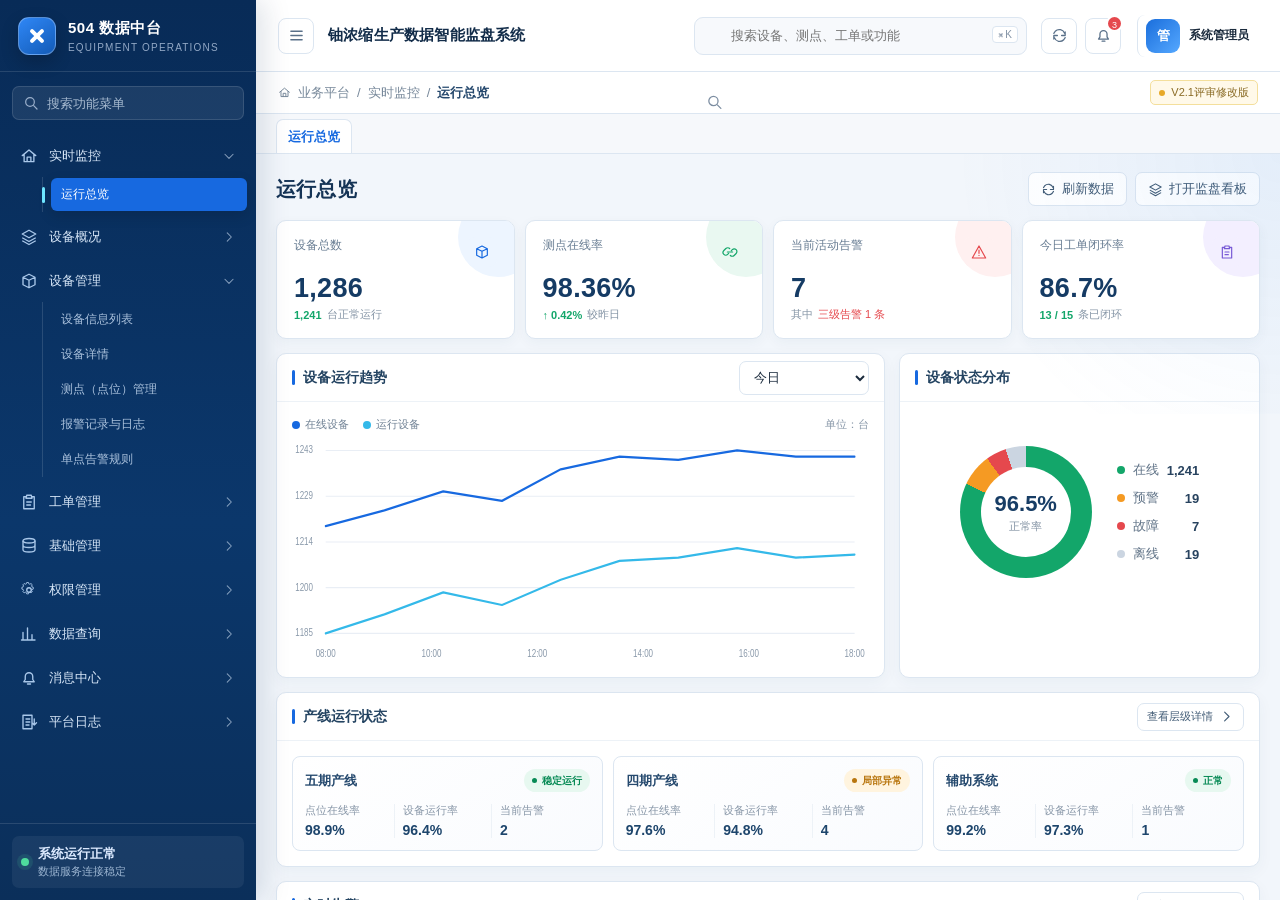
<file: v2-1/index.html>
<!doctype html>
<html lang="zh-CN">
<head>
  <meta charset="utf-8">
  <meta name="viewport" content="width=device-width,initial-scale=1">
  <title>504厂铀浓缩生产数据智能监盘系统｜业务平台原型 V2.1评审修改版</title>
  <style>
    :root{
      --navy:#0a2d59;--navy-2:#123f73;--blue:#1769e0;--blue-2:#2f87f6;--cyan:#34b9e9;
      --bg:#f2f6fb;--panel:#fff;--line:#dce6f1;--line-2:#edf2f7;--text:#1b2b3d;--muted:#6b7d90;
      --green:#13a66a;--orange:#f59a23;--red:#e5484d;--purple:#7759d6;--gray:#8a99aa;
      --shadow:0 10px 30px rgba(22,62,105,.08);--radius:10px;--sidebar:256px;
      --font:"HarmonyOS Sans SC","MiSans","Source Han Sans SC","Microsoft YaHei",sans-serif;
    }
    *{box-sizing:border-box}
    html,body{height:100%;margin:0}
    body{font-family:var(--font);color:var(--text);background:var(--bg);font-size:13px;overflow:hidden}
    button,input,select,textarea{font:inherit;color:inherit}
    button{cursor:pointer}
    .app{height:100%;display:grid;grid-template-columns:var(--sidebar) 1fr;transition:grid-template-columns .22s ease}
    .app.collapsed{--sidebar:76px}
    .sidebar{background:linear-gradient(180deg,#082b57 0%,#0b376b 58%,#0b2f5a 100%);color:#dceaff;overflow:hidden;display:flex;flex-direction:column;box-shadow:8px 0 26px rgba(8,39,79,.13);z-index:20}
    .brand{height:72px;display:flex;align-items:center;gap:12px;padding:0 18px;border-bottom:1px solid rgba(255,255,255,.12);flex:none}
    .brand-mark{width:38px;height:38px;border:1px solid rgba(255,255,255,.28);border-radius:11px;display:grid;place-items:center;background:linear-gradient(145deg,#2f87f6,#135bb7);box-shadow:0 7px 18px rgba(0,0,0,.2);position:relative;flex:none}
    .brand-mark:before,.brand-mark:after{content:"";position:absolute;background:#fff;border-radius:2px}
    .brand-mark:before{width:18px;height:4px;transform:rotate(45deg)}
    .brand-mark:after{width:18px;height:4px;transform:rotate(-45deg)}
    .brand-text{min-width:0;white-space:nowrap;transition:opacity .15s}
    .brand-title{font-size:15px;font-weight:700;letter-spacing:.5px;color:#fff}
    .brand-sub{font-size:10px;opacity:.65;margin-top:4px;letter-spacing:1.2px}
    .collapsed .brand{padding:0 18px}.collapsed .brand-text{opacity:0;pointer-events:none}
    .side-search{margin:14px 12px 10px;position:relative;flex:none}
    .side-search input{width:100%;height:34px;border:1px solid rgba(255,255,255,.12);background:rgba(255,255,255,.08);border-radius:7px;padding:0 12px 0 34px;color:#fff;outline:none}
    .side-search input::placeholder{color:#a7bad0}.side-search svg{position:absolute;left:11px;top:9px;width:16px;height:16px;opacity:.65}
    .collapsed .side-search{display:none}
    .nav{padding:2px 9px 30px;overflow:auto;scrollbar-width:thin;scrollbar-color:rgba(255,255,255,.18) transparent}
    .nav-group{margin:3px 0}
    .nav-head{width:100%;height:41px;border:0;background:transparent;color:#d8e7f8;border-radius:7px;display:flex;align-items:center;gap:11px;padding:0 11px;text-align:left;transition:.18s}
    .nav-head:hover{background:rgba(255,255,255,.08);color:#fff}
    .nav-head .nav-icon{width:18px;height:18px;flex:none;color:#a9c7e9}
    .nav-head .label{flex:1;white-space:nowrap}.nav-head .chev{width:14px;height:14px;opacity:.6;transition:transform .2s}
    .nav-group.open .nav-head .chev{transform:rotate(90deg)}
    .nav-children{display:none;margin:1px 0 4px 33px;border-left:1px solid rgba(255,255,255,.13);padding-left:8px}
    .nav-group.open .nav-children{display:block}
    .nav-item{width:100%;border:0;background:transparent;color:#aac1dc;text-align:left;padding:8px 10px;border-radius:6px;margin:1px 0;white-space:nowrap;font-size:12px;position:relative}
    .nav-item:hover{background:rgba(255,255,255,.08);color:#fff}.nav-item.active{background:#1769e0;color:#fff;box-shadow:0 5px 14px rgba(0,0,0,.13)}
    .nav-item.active:before{content:"";position:absolute;left:-9px;top:9px;width:3px;height:16px;background:#6ee6ff;border-radius:2px}
    .collapsed .nav{padding:10px}.collapsed .nav-head{justify-content:center;padding:0}.collapsed .nav-head .label,.collapsed .nav-head .chev,.collapsed .nav-children{display:none}.collapsed .nav-head .nav-icon{width:21px;height:21px}
    .side-foot{margin-top:auto;padding:12px;border-top:1px solid rgba(255,255,255,.12);flex:none}
    .system-state{display:flex;gap:9px;align-items:center;padding:9px;border-radius:7px;background:rgba(255,255,255,.06);white-space:nowrap}
    .state-dot{width:8px;height:8px;border-radius:50%;background:#4edc9d;box-shadow:0 0 0 4px rgba(78,220,157,.12);flex:none}
    .system-state small{display:block;color:#9db6d2;margin-top:2px}.collapsed .system-state>div:last-child{display:none}.collapsed .system-state{justify-content:center}
    .main{min-width:0;display:flex;flex-direction:column;height:100vh}
    .topbar{height:72px;display:flex;align-items:center;gap:14px;padding:0 22px;background:#fff;border-bottom:1px solid var(--line);flex:none;z-index:15}
    .icon-btn{width:36px;height:36px;border:1px solid var(--line);border-radius:8px;background:#fff;display:grid;place-items:center;color:#597089;position:relative;transition:.18s}
    .icon-btn:hover{border-color:#a9c9f2;color:var(--blue);background:#f6faff}.icon-btn svg{width:17px;height:17px}
    .top-title{min-width:260px}.top-title h1{font-size:17px;margin:0;font-weight:700;color:#122c49;letter-spacing:.2px}
    .global-search{margin-left:auto;width:min(360px,26vw);position:relative}.global-search input{width:100%;height:38px;border:1px solid var(--line);background:#f7f9fc;border-radius:9px;padding:0 38px 0 36px;outline:none;transition:.18s}.global-search input:focus{border-color:#8bbaf5;background:#fff;box-shadow:0 0 0 3px rgba(23,105,224,.08)}.global-search>svg{position:absolute;left:12px;top:10px;width:17px;color:#7c8da1}.shortcut{position:absolute;right:9px;top:9px;border:1px solid var(--line);border-radius:4px;color:#8191a4;font-size:10px;padding:2px 5px;background:#fff}
    .top-actions{display:flex;gap:8px}.badge{position:absolute;right:-3px;top:-4px;min-width:17px;height:17px;line-height:17px;border-radius:10px;background:var(--red);color:#fff;font-size:9px;text-align:center;padding:0 4px;border:2px solid #fff}
    .userbox{height:42px;display:flex;align-items:center;gap:9px;padding:0 5px 0 8px;border-left:1px solid var(--line);margin-left:2px}.avatar{width:34px;height:34px;border-radius:9px;background:linear-gradient(135deg,#1a6edc,#55a8ff);color:#fff;display:grid;place-items:center;font-weight:700}.userbox b{font-size:12px}
    .crumbbar{height:42px;padding:0 22px;display:flex;align-items:center;gap:7px;background:#fff;border-bottom:1px solid var(--line);color:#77889a;flex:none}.crumbbar svg{width:13px;height:13px}.crumb-current{color:#25486d;font-weight:600}.demo-flag{margin-left:auto;display:flex;align-items:center;gap:6px;color:#8a6b25;background:#fff9e9;border:1px solid #f4df9c;padding:4px 8px;border-radius:5px;font-size:11px}.demo-flag:before{content:"";width:6px;height:6px;border-radius:50%;background:#e7a928}
    .tabbar{height:40px;display:flex;align-items:flex-end;gap:3px;padding:0 20px;background:#f6f8fb;border-bottom:1px solid var(--line);overflow:auto;flex:none}.page-tab{height:34px;border:1px solid transparent;border-bottom:0;background:transparent;color:#667a90;border-radius:7px 7px 0 0;padding:0 11px;display:flex;align-items:center;gap:7px;white-space:nowrap}.page-tab:hover{background:#eef4fb}.page-tab.active{background:#fff;color:var(--blue);border-color:var(--line);font-weight:600}.page-tab .tab-close{opacity:.45;font-size:15px;line-height:1}.page-tab .tab-close:hover{opacity:1;color:var(--red)}
    .content{padding:18px 20px 28px;overflow:auto;flex:1;position:relative}.content:before{content:"";position:fixed;pointer-events:none;right:0;top:154px;width:420px;height:260px;background:radial-gradient(circle at top right,rgba(44,132,236,.065),transparent 66%)}
    .page-head{display:flex;align-items:center;margin-bottom:14px}.page-head h2{font-size:20px;margin:0;color:#153456;letter-spacing:.2px}.page-head-actions{margin-left:auto;display:flex;gap:8px}
    .btn{height:34px;border-radius:7px;border:1px solid var(--line);background:#fff;color:#425c76;padding:0 12px;display:inline-flex;align-items:center;justify-content:center;gap:6px;transition:.16s;white-space:nowrap}.btn:hover{border-color:#9dbde5;color:var(--blue);background:#f8fbff}.btn svg{width:15px;height:15px}.btn.primary{background:var(--blue);border-color:var(--blue);color:#fff;box-shadow:0 5px 13px rgba(23,105,224,.18)}.btn.primary:hover{background:#0f5fcf}.btn.danger{color:var(--red);border-color:#f0c6c8}.btn.danger:hover{background:#fff6f6}.btn.ghost{border-color:transparent;background:transparent}.btn.small{height:28px;padding:0 9px;font-size:11px}.btn.link{border:0;background:none;color:var(--blue);padding:0;height:auto}.btn:disabled{opacity:.45;cursor:not-allowed}
    .metric-grid{display:grid;grid-template-columns:repeat(4,minmax(0,1fr));gap:13px;margin-bottom:14px}.metric-card{background:#fff;border:1px solid var(--line);border-radius:var(--radius);padding:16px 17px;box-shadow:0 4px 13px rgba(20,59,98,.045);position:relative;overflow:hidden;min-height:105px}.metric-card:after{content:"";position:absolute;right:-24px;top:-24px;width:80px;height:80px;border-radius:50%;background:var(--tint,#eff6ff)}.metric-top{display:flex;justify-content:space-between;color:#687d93;font-size:12px}.metric-icon{width:30px;height:30px;border-radius:8px;display:grid;place-items:center;background:var(--tint,#eef5ff);color:var(--accent,var(--blue));position:relative;z-index:1}.metric-icon svg{width:16px}.metric-value{font-size:27px;font-weight:760;color:#153b64;margin:6px 0 3px;letter-spacing:.3px}.metric-foot{display:flex;align-items:center;gap:5px;font-size:11px;color:#8494a5}.metric-foot strong{color:var(--green)}
    .grid-2{display:grid;grid-template-columns:minmax(0,1.55fr) minmax(300px,.8fr);gap:14px;margin-bottom:14px}.grid-even{display:grid;grid-template-columns:repeat(2,minmax(0,1fr));gap:14px;margin-bottom:14px}.grid-3{display:grid;grid-template-columns:repeat(3,minmax(0,1fr));gap:14px;margin-bottom:14px}.panel{background:#fff;border:1px solid var(--line);border-radius:var(--radius);box-shadow:0 5px 16px rgba(24,63,103,.045);min-width:0}.panel-head{height:48px;padding:0 15px;display:flex;align-items:center;border-bottom:1px solid var(--line-2)}.panel-title{font-size:14px;font-weight:700;color:#234361;display:flex;align-items:center;gap:8px}.panel-title:before{content:"";width:3px;height:15px;border-radius:2px;background:var(--blue)}.panel-head .panel-actions{margin-left:auto;display:flex;gap:6px;align-items:center}.panel-body{padding:15px}.panel.flush .panel-body{padding:0}
    .toolbar{min-height:54px;background:#fff;border:1px solid var(--line);border-radius:var(--radius);padding:9px 12px;display:flex;align-items:center;gap:8px;margin-bottom:12px;box-shadow:0 4px 13px rgba(20,59,98,.035);flex-wrap:wrap}.toolbar .split{width:1px;height:24px;background:var(--line);margin:0 2px}.toolbar .grow{flex:1}.field{height:34px;border:1px solid var(--line);border-radius:7px;background:#fff;padding:0 10px;outline:none;min-width:130px}.field:focus{border-color:#83b2ee;box-shadow:0 0 0 3px rgba(23,105,224,.07)}.field.search{padding-left:32px}.input-wrap{position:relative}.input-wrap svg{position:absolute;left:10px;top:9px;width:15px;color:#8293a7}.field-label{font-size:11px;color:var(--muted);margin-right:-3px}.date-field{min-width:154px}
    .table-wrap{overflow:auto}.data-table{width:100%;border-collapse:collapse;white-space:nowrap}.data-table th{height:40px;background:#f6f9fc;color:#5d7287;font-size:11px;text-align:left;font-weight:650;padding:0 12px;border-bottom:1px solid var(--line)}.data-table td{height:45px;padding:0 12px;border-bottom:1px solid var(--line-2);color:#344c64}.data-table tbody tr{transition:.13s}.data-table tbody tr:hover{background:#f7fbff}.data-table tbody tr:last-child td{border-bottom:0}.cell-main{font-weight:600;color:#203d5c}.cell-sub{font-size:10px;color:#8a99a9;margin-top:3px}.actions{display:flex;align-items:center;gap:10px}.action-link{border:0;background:none;padding:0;color:#2a6fc6;font-size:11px}.action-link:hover{text-decoration:underline}.action-link.danger{color:var(--red)}.checkbox{accent-color:var(--blue)}
    .tag{display:inline-flex;align-items:center;gap:5px;height:23px;padding:0 8px;border-radius:12px;font-size:10px;font-weight:600;background:#edf3f8;color:#67798b}.tag:before{content:"";width:5px;height:5px;border-radius:50%;background:currentColor}.tag.green{color:#078a55;background:#e7f8f0}.tag.red{color:#c83d43;background:#ffebec}.tag.orange{color:#b8750d;background:#fff4df}.tag.blue{color:#1769e0;background:#eaf3ff}.tag.purple{color:#6d4dc7;background:#f1edff}.tag.gray{color:#758596;background:#eef1f5}.tag.no-dot:before{display:none}.tag.square{border-radius:4px}
    .pager{height:48px;border-top:1px solid var(--line-2);display:flex;align-items:center;padding:0 14px;color:#7a8b9c}.pager .pages{margin-left:auto;display:flex;gap:4px}.page-num{width:27px;height:27px;border:1px solid var(--line);border-radius:5px;background:#fff;display:grid;place-items:center;color:#607387}.page-num.active{background:var(--blue);border-color:var(--blue);color:#fff}
    .chart-box{height:230px;position:relative}.chart-svg{width:100%;height:100%;overflow:visible}.chart-grid{stroke:#e9eef5;stroke-width:1}.chart-label{fill:#8a99aa;font-size:10px}.chart-line{fill:none;stroke-width:2.2;stroke-linejoin:round;stroke-linecap:round}.chart-area{opacity:.1}.legend{display:flex;gap:14px;font-size:11px;color:#6f8194;align-items:center}.legend span{display:flex;align-items:center;gap:5px}.legend i{width:8px;height:8px;border-radius:50%;display:inline-block}
    .donut-wrap{display:flex;align-items:center;justify-content:center;gap:25px;height:190px}.donut{width:132px;height:132px;border-radius:50%;background:conic-gradient(var(--green) 0 82%,var(--orange) 82% 90%,var(--red) 90% 95%,#cbd5e1 95%);position:relative}.donut:after{content:"";position:absolute;inset:21px;background:#fff;border-radius:50%}.donut-center{position:absolute;inset:0;display:grid;place-content:center;text-align:center;z-index:1}.donut-center b{font-size:22px;color:#173d65}.donut-center small{color:#8191a2;margin-top:3px}.legend-list{display:grid;gap:10px}.legend-row{display:flex;align-items:center;gap:8px;color:#607387}.legend-row i{width:8px;height:8px;border-radius:50%}.legend-row b{margin-left:auto;color:#28435f}
    .summary-pies{display:grid;grid-template-columns:repeat(4,minmax(0,1fr));gap:12px}.summary-pie{border:1px solid var(--line);border-radius:9px;padding:14px 10px;text-align:center;background:#fbfdff}.summary-ring{--value:80%;--ring:var(--blue);width:104px;height:104px;margin:0 auto 10px;border-radius:50%;background:conic-gradient(var(--ring) 0 var(--value),#e8eef5 var(--value));position:relative;display:grid;place-items:center}.summary-ring:after{content:"";position:absolute;inset:15px;border-radius:50%;background:#fff}.summary-ring b{position:relative;z-index:1;font-size:19px;color:#173d65}.summary-pie span{font-size:12px;color:#526b84;font-weight:600}.attachment-grid{display:grid;grid-template-columns:minmax(280px,.9fr) minmax(320px,1.1fr);gap:14px}.photo-stage{height:250px;border:1px solid #c8d9eb;border-radius:10px;background:linear-gradient(145deg,#eaf3fb,#cfe1f1);display:grid;place-items:center;position:relative;overflow:hidden}.photo-machine{width:72%;height:112px;border:3px solid #5d82a7;border-radius:32px;background:linear-gradient(#f9fcff,#d9e7f3);position:relative;box-shadow:0 18px 35px rgba(35,76,117,.16)}.photo-machine:before,.photo-machine:after{content:"";position:absolute;top:28px;width:62px;height:58px;border:3px solid #5d82a7;background:#f5f9fd;border-radius:10px}.photo-machine:before{left:-42px}.photo-machine:after{right:-42px}.photo-caption{position:absolute;left:12px;bottom:10px;background:rgba(9,45,86,.8);color:#fff;border-radius:5px;padding:6px 9px;font-size:11px}.file-list{display:grid;gap:9px}.file-row{display:flex;align-items:center;gap:10px;border:1px solid var(--line);border-radius:8px;padding:11px;background:#fff}.file-row svg{width:18px;color:var(--blue)}.file-row div{min-width:0;flex:1}.file-row b{display:block;color:#294765}.file-row small{color:#8796a6}.userbox{cursor:pointer;border-radius:8px;padding-right:9px}.userbox:hover{background:#f5f9fe}
    .line-cards{display:grid;grid-template-columns:repeat(3,1fr);gap:10px}.line-card{border:1px solid var(--line);border-radius:8px;padding:12px;background:linear-gradient(145deg,#fff,#f9fbfe);transition:.16s}.line-card:hover{border-color:#9dc2f0;transform:translateY(-1px)}.line-card-top{display:flex;justify-content:space-between;align-items:center}.line-name{font-weight:700;color:#25496e}.line-stats{display:grid;grid-template-columns:repeat(3,1fr);margin-top:12px;gap:8px}.line-stats div{border-right:1px solid var(--line-2)}.line-stats div:last-child{border:0}.line-stats small{color:#8796a7;display:block}.line-stats b{font-size:14px;color:#1d456c;display:block;margin-top:4px}
    .tree-layout{display:grid;grid-template-columns:280px minmax(0,1fr);gap:14px}.tree{font-size:12px}.tree ul{list-style:none;padding-left:19px;margin:3px 0}.tree>ul{padding-left:0}.tree-node{height:31px;display:flex;align-items:center;gap:7px;border-radius:6px;padding:0 7px;color:#50677e;cursor:pointer}.tree-node:hover{background:#f0f6fd;color:var(--blue)}.tree-node.selected{background:#eaf3ff;color:#1769e0;font-weight:650}.tree-node svg{width:14px}.tree-count{margin-left:auto;color:#94a2b1;font-size:10px}.tree-caret{font-size:10px;color:#91a0b0}
    .device-summary{display:grid;grid-template-columns:repeat(3,1fr);gap:10px;margin-bottom:13px}.mini-card{border:1px solid var(--line);border-radius:8px;padding:12px;background:#fff}.mini-card small{color:#7f90a2}.mini-card b{display:block;font-size:18px;margin-top:6px;color:#1d4770}.device-tiles{display:grid;grid-template-columns:repeat(3,1fr);gap:10px}.device-tile{border:1px solid var(--line);border-radius:8px;padding:12px;cursor:pointer;transition:.15s;background:#fff}.device-tile:hover{border-color:#84b4ef;box-shadow:0 6px 16px rgba(23,105,224,.08)}.device-tile-head{display:flex;align-items:center;gap:8px}.device-icon{width:30px;height:30px;border-radius:7px;background:#edf5ff;color:var(--blue);display:grid;place-items:center}.device-icon svg{width:16px}.device-tile p{font-size:11px;color:#7b8c9e;margin:8px 0}.device-tile-foot{display:flex;justify-content:space-between;font-size:10px;color:#8494a5}
    .tabs{display:flex;gap:3px;border-bottom:1px solid var(--line);margin-bottom:14px;overflow:auto}.inner-tab{height:38px;border:0;border-bottom:2px solid transparent;background:transparent;color:#65798e;padding:0 15px;white-space:nowrap}.inner-tab.active{color:var(--blue);border-color:var(--blue);font-weight:650}
    .detail-hero{background:linear-gradient(110deg,#0d4f97,#1877da);color:#fff;border-radius:10px;padding:17px 19px;display:flex;align-items:center;gap:15px;margin-bottom:14px;position:relative;overflow:hidden}.detail-hero:after{content:"";position:absolute;width:260px;height:260px;border:1px solid rgba(255,255,255,.09);border-radius:50%;right:-90px;top:-100px;box-shadow:0 0 0 35px rgba(255,255,255,.035)}.detail-hero .device-icon{width:48px;height:48px;background:rgba(255,255,255,.14);color:#fff;position:relative;z-index:1}.detail-hero h2{font-size:18px;margin:0 0 5px}.detail-hero p{margin:0;color:#d5e8fb}.detail-hero-actions{margin-left:auto;display:flex;gap:8px;position:relative;z-index:1}.detail-hero .btn{background:rgba(255,255,255,.11);border-color:rgba(255,255,255,.25);color:#fff}
    .desc-grid{display:grid;grid-template-columns:repeat(3,1fr);gap:0;border:1px solid var(--line);border-radius:8px;overflow:hidden}.desc-item{padding:12px 14px;border-right:1px solid var(--line-2);border-bottom:1px solid var(--line-2)}.desc-item:nth-child(3n){border-right:0}.desc-item:nth-last-child(-n+3){border-bottom:0}.desc-item small{display:block;color:#8595a6;margin-bottom:5px}.desc-item b{font-weight:600;color:#2d4965}
    .progress{height:7px;background:#eaf0f6;border-radius:7px;overflow:hidden}.progress span{display:block;height:100%;border-radius:7px;background:linear-gradient(90deg,var(--blue),var(--cyan))}.progress.green span{background:var(--green)}.progress.orange span{background:var(--orange)}.progress.red span{background:var(--red)}
    .timeline{padding:4px 4px 4px 10px}.timeline-item{position:relative;padding:0 0 18px 23px;border-left:1px solid #dbe5ef}.timeline-item:last-child{border-left-color:transparent;padding-bottom:0}.timeline-item:before{content:"";position:absolute;left:-5px;top:2px;width:9px;height:9px;border-radius:50%;background:#fff;border:2px solid var(--blue)}.timeline-item.done:before{background:var(--blue)}.timeline-item b{font-size:12px;color:#2c4863}.timeline-item p{margin:4px 0 0;color:#7b8c9e;font-size:11px}.timeline-item time{display:block;color:#9aa7b4;font-size:10px;margin-top:3px}
    .status-flow{display:flex;align-items:center;gap:0;padding:13px 16px;background:#f8fbfe;border:1px solid var(--line);border-radius:8px;margin-bottom:14px}.flow-step{flex:1;text-align:center;position:relative;color:#8a99a9;font-size:11px}.flow-step:before{content:"";display:block;width:22px;height:22px;border:2px solid #cbd7e4;background:#fff;border-radius:50%;margin:0 auto 5px;position:relative;z-index:1}.flow-step:after{content:"";position:absolute;top:11px;left:50%;width:100%;height:2px;background:#dce5ef}.flow-step:last-child:after{display:none}.flow-step.done{color:var(--blue);font-weight:600}.flow-step.done:before{border-color:var(--blue);background:var(--blue);box-shadow:inset 0 0 0 5px #fff}.flow-step.done:after{background:#6da8ee}.flow-step.current:before{box-shadow:0 0 0 4px rgba(23,105,224,.12),inset 0 0 0 5px #fff}
    .quality-score{display:flex;align-items:center;gap:18px}.score-ring{width:104px;height:104px;border-radius:50%;background:conic-gradient(var(--blue) 0 97.6%,#e5ebf2 97.6%);position:relative;display:grid;place-items:center}.score-ring:after{content:"";position:absolute;inset:11px;border-radius:50%;background:#fff}.score-ring b{font-size:23px;color:#154b80;z-index:1}.score-notes{display:grid;gap:8px;flex:1}.score-note{display:flex;justify-content:space-between;color:#6f8193}.score-note b{color:#294966}
    .empty{padding:45px 20px;text-align:center;color:#8494a5}.empty svg{width:42px;height:42px;color:#b9c6d4;margin-bottom:10px}.empty b{display:block;color:#667a8e;margin-bottom:5px}
    .notice{padding:10px 12px;border:1px solid #cfe1f6;background:#f1f7ff;color:#42698f;border-radius:7px;display:flex;gap:8px;align-items:flex-start;font-size:11px}.notice.warn{border-color:#f4dcaa;background:#fff9eb;color:#8b6a25}.notice svg{width:15px;flex:none;margin-top:1px}
    .overlay{position:fixed;inset:0;background:rgba(9,27,47,.38);backdrop-filter:blur(2px);z-index:100;display:flex;align-items:center;justify-content:center;padding:24px;animation:fadeIn .16s}.modal{width:min(610px,94vw);max-height:86vh;background:#fff;border-radius:12px;box-shadow:0 25px 70px rgba(4,25,50,.28);display:flex;flex-direction:column;animation:pop .18s}.modal.wide{width:min(850px,94vw)}.modal-head{height:55px;padding:0 18px;display:flex;align-items:center;border-bottom:1px solid var(--line);flex:none}.modal-head h3{margin:0;font-size:15px;color:#203e5d}.modal-close{margin-left:auto;border:0;background:none;color:#8191a3;font-size:22px}.modal-body{padding:18px;overflow:auto}.modal-foot{height:58px;padding:0 18px;display:flex;align-items:center;justify-content:flex-end;gap:8px;border-top:1px solid var(--line);flex:none}.form-grid{display:grid;grid-template-columns:repeat(2,1fr);gap:14px}.form-row{display:grid;gap:6px}.form-row.full{grid-column:1/-1}.form-row label{font-size:11px;color:#61758a}.form-row label em{color:var(--red);font-style:normal;margin-right:2px}.form-control{height:36px;border:1px solid var(--line);border-radius:7px;padding:0 10px;outline:none;background:#fff}.form-control:focus{border-color:#78aaea;box-shadow:0 0 0 3px rgba(23,105,224,.07)}textarea.form-control{height:76px;padding-top:9px;resize:vertical}.help{font-size:10px;color:#94a1af}.stepper{display:flex;margin:0 0 20px}.step{flex:1;text-align:center;color:#8b9baa;position:relative;font-size:11px}.step:before{content:attr(data-step);display:grid;place-items:center;width:25px;height:25px;margin:0 auto 6px;border-radius:50%;border:1px solid #cdd8e4;background:#fff;position:relative;z-index:1}.step:after{content:"";position:absolute;top:12px;left:50%;width:100%;height:1px;background:#dce5ee}.step:last-child:after{display:none}.step.active{color:var(--blue);font-weight:600}.step.active:before{background:var(--blue);border-color:var(--blue);color:#fff}.upload-zone{border:1px dashed #9fc0e6;background:#f8fbff;border-radius:9px;padding:32px;text-align:center;color:#74879a}.upload-zone svg{width:34px;height:34px;color:var(--blue);margin-bottom:7px}.upload-zone b{display:block;color:#315679;margin-bottom:5px}
    .drawer-overlay{position:fixed;inset:0;background:rgba(9,27,47,.24);z-index:90;animation:fadeIn .16s}.drawer{position:absolute;right:0;top:0;height:100%;width:min(560px,90vw);background:#fff;box-shadow:-18px 0 45px rgba(6,32,59,.16);display:flex;flex-direction:column;animation:slideIn .2s}.drawer-head{height:60px;padding:0 19px;display:flex;align-items:center;border-bottom:1px solid var(--line)}.drawer-head h3{margin:0;font-size:16px}.drawer-body{padding:18px;overflow:auto}.drawer-close{margin-left:auto;border:0;background:none;font-size:22px;color:#8292a4}
    .toast-root{position:fixed;right:22px;top:84px;z-index:200;display:grid;gap:8px}.toast{min-width:280px;max-width:360px;background:#fff;border:1px solid var(--line);border-left:4px solid var(--green);border-radius:8px;box-shadow:0 15px 35px rgba(13,47,83,.16);padding:11px 13px;display:flex;align-items:flex-start;gap:9px;animation:toastIn .22s}.toast.error{border-left-color:var(--red)}.toast.warn{border-left-color:var(--orange)}.toast svg{width:17px;color:var(--green);flex:none}.toast.error svg{color:var(--red)}.toast.warn svg{color:var(--orange)}.toast b{display:block;font-size:12px}.toast p{margin:3px 0 0;color:#7d8c9b;font-size:10px}
    .popover{position:fixed;z-index:60;background:#fff;border:1px solid var(--line);border-radius:9px;box-shadow:0 15px 38px rgba(10,42,75,.15);padding:8px;min-width:320px}.search-results{top:62px;right:244px}.popover-item{padding:10px;border-radius:6px;display:flex;align-items:center;gap:9px;cursor:pointer}.popover-item:hover{background:#f1f7fe}.popover-item svg{width:16px;color:var(--blue)}.popover-item small{display:block;color:#8998a7;margin-top:3px}.notif-panel{top:62px;right:82px;width:360px}.notif-head{display:flex;align-items:center;padding:8px 9px 12px;border-bottom:1px solid var(--line)}.notif-head b{font-size:13px}.notif-head button{margin-left:auto}.notif-item{padding:11px 9px;border-bottom:1px solid var(--line-2);display:grid;grid-template-columns:8px 1fr;gap:9px}.notif-item:last-child{border:0}.notif-dot{width:7px;height:7px;border-radius:50%;background:var(--red);margin-top:5px}.notif-item b{font-size:11px}.notif-item p{margin:4px 0;color:#7d8d9e;font-size:10px}.notif-item time{color:#9aa7b4;font-size:9px}
    .kpi-row{display:flex;gap:10px;align-items:end}.kpi-bar{flex:1}.kpi-bar-head{display:flex;justify-content:space-between;margin-bottom:6px;color:#66798d}.kpi-bar-head b{color:#274968}.api-key{font-family:ui-monospace,SFMono-Regular,Menlo,monospace;background:#f3f6fa;border:1px solid var(--line);padding:4px 7px;border-radius:5px;font-size:10px;color:#50677e}.method{font-weight:800;font-size:10px}.method.get{color:#087a4e}.method.post{color:#1769e0}.method.put{color:#a46a0c}
    @keyframes fadeIn{from{opacity:0}to{opacity:1}}@keyframes pop{from{opacity:0;transform:translateY(8px) scale(.985)}to{opacity:1;transform:none}}@keyframes slideIn{from{transform:translateX(30px);opacity:.5}to{transform:none;opacity:1}}@keyframes toastIn{from{transform:translateX(25px);opacity:0}to{transform:none;opacity:1}}
    @media(max-width:1450px){.metric-grid{gap:10px}.grid-2{grid-template-columns:minmax(0,1.35fr) minmax(290px,.8fr)}.device-tiles{grid-template-columns:repeat(2,1fr)}.top-title{min-width:210px}.top-title h1{font-size:15px}}
    @media(max-width:1180px){:root{--sidebar:224px}.metric-grid{grid-template-columns:repeat(2,1fr)}.grid-2,.grid-even{grid-template-columns:1fr}.tree-layout{grid-template-columns:240px 1fr}.userbox>div:last-child{display:none}.global-search{width:250px}.desc-grid{grid-template-columns:repeat(2,1fr)}.desc-item:nth-child(3n){border-right:1px solid var(--line-2)}.desc-item:nth-child(2n){border-right:0}}
  </style>
</head>
<body>
  <svg aria-hidden="true" style="position:absolute;width:0;height:0;overflow:hidden">
    <defs>
      <symbol id="i-home" viewBox="0 0 24 24"><path d="M3 11.5 12 4l9 7.5M5.5 10v9.5h13V10M9.5 19.5v-6h5v6" fill="none" stroke="currentColor" stroke-width="1.8" stroke-linecap="round" stroke-linejoin="round"/></symbol>
      <symbol id="i-layers" viewBox="0 0 24 24"><path d="m12 3 9 5-9 5-9-5 9-5Zm-9 10 9 5 9-5M3 17l9 5 9-5" fill="none" stroke="currentColor" stroke-width="1.8" stroke-linejoin="round"/></symbol>
      <symbol id="i-box" viewBox="0 0 24 24"><path d="m4 7 8-4 8 4-8 4-8-4Zm0 0v10l8 4 8-4V7M12 11v10" fill="none" stroke="currentColor" stroke-width="1.8" stroke-linejoin="round"/></symbol>
      <symbol id="i-clipboard" viewBox="0 0 24 24"><path d="M8 5H5v16h14V5h-3M9 3h6l1 4H8l1-4Zm0 9h6m-6 4h5" fill="none" stroke="currentColor" stroke-width="1.8" stroke-linecap="round" stroke-linejoin="round"/></symbol>
      <symbol id="i-database" viewBox="0 0 24 24"><ellipse cx="12" cy="5" rx="8" ry="3" fill="none" stroke="currentColor" stroke-width="1.8"/><path d="M4 5v6c0 1.7 3.6 3 8 3s8-1.3 8-3V5M4 11v6c0 1.7 3.6 3 8 3s8-1.3 8-3v-6" fill="none" stroke="currentColor" stroke-width="1.8"/></symbol>
      <symbol id="i-settings" viewBox="0 0 24 24"><circle cx="12" cy="12" r="3" fill="none" stroke="currentColor" stroke-width="1.8"/><path d="M19 13.5v-3l-2.2-.6a7 7 0 0 0-.7-1.6l1.2-2-2.1-2.1-2 1.2a7 7 0 0 0-1.7-.7L11 2.5H8l-.6 2.2a7 7 0 0 0-1.6.7l-2-1.2-2.1 2.1 1.2 2a7 7 0 0 0-.7 1.6L0 10.5v3l2.2.6c.2.6.4 1.1.7 1.6l-1.2 2 2.1 2.1 2-1.2c.5.3 1 .6 1.6.7l.6 2.2h3l.6-2.2c.6-.2 1.1-.4 1.7-.7l2 1.2 2.1-2.1-1.2-2c.3-.5.6-1 .7-1.6l2.1-.6Z" fill="none" stroke="currentColor" stroke-width="1.5" stroke-linejoin="round" transform="translate(2.5 0) scale(.8)"/></symbol>
      <symbol id="i-chart" viewBox="0 0 24 24"><path d="M4 20V10m6 10V4m6 16v-7m4 7H2" fill="none" stroke="currentColor" stroke-width="1.8" stroke-linecap="round"/></symbol>
      <symbol id="i-bell" viewBox="0 0 24 24"><path d="M5 17h14l-2-3v-4a5 5 0 0 0-10 0v4l-2 3Zm5 3h4" fill="none" stroke="currentColor" stroke-width="1.8" stroke-linecap="round" stroke-linejoin="round"/></symbol>
      <symbol id="i-log" viewBox="0 0 24 24"><path d="M4 3h12v18H4V3Zm4 5h5m-5 4h5m-5 4h4m7-8v8m-3-3 3 3 3-3" fill="none" stroke="currentColor" stroke-width="1.8" stroke-linecap="round" stroke-linejoin="round"/></symbol>
      <symbol id="i-search" viewBox="0 0 24 24"><circle cx="10.5" cy="10.5" r="6.5" fill="none" stroke="currentColor" stroke-width="1.8"/><path d="m16 16 5 5" fill="none" stroke="currentColor" stroke-width="1.8" stroke-linecap="round"/></symbol>
      <symbol id="i-plus" viewBox="0 0 24 24"><path d="M12 4v16M4 12h16" fill="none" stroke="currentColor" stroke-width="1.8" stroke-linecap="round"/></symbol>
      <symbol id="i-download" viewBox="0 0 24 24"><path d="M12 3v12m-5-5 5 5 5-5M4 19h16" fill="none" stroke="currentColor" stroke-width="1.8" stroke-linecap="round" stroke-linejoin="round"/></symbol>
      <symbol id="i-upload" viewBox="0 0 24 24"><path d="M12 17V5m-5 5 5-5 5 5M4 20h16" fill="none" stroke="currentColor" stroke-width="1.8" stroke-linecap="round" stroke-linejoin="round"/></symbol>
      <symbol id="i-refresh" viewBox="0 0 24 24"><path d="M20 7v5h-5M4 17v-5h5m10.2-3A8 8 0 0 0 6 6l-2 3m16 6-2 3a8 8 0 0 1-13.2-3" fill="none" stroke="currentColor" stroke-width="1.8" stroke-linecap="round" stroke-linejoin="round"/></symbol>
      <symbol id="i-eye" viewBox="0 0 24 24"><path d="M2.5 12s3.5-6 9.5-6 9.5 6 9.5 6-3.5 6-9.5 6-9.5-6-9.5-6Z" fill="none" stroke="currentColor" stroke-width="1.8"/><circle cx="12" cy="12" r="2.5" fill="none" stroke="currentColor" stroke-width="1.8"/></symbol>
      <symbol id="i-edit" viewBox="0 0 24 24"><path d="m14 5 5 5M4 20l1.3-5.3L16.5 3.5a2.1 2.1 0 0 1 3 3L8.3 17.7 4 20Z" fill="none" stroke="currentColor" stroke-width="1.8" stroke-linejoin="round"/></symbol>
      <symbol id="i-trash" viewBox="0 0 24 24"><path d="M4 7h16M9 7V4h6v3m3 0-1 14H7L6 7m4 4v6m4-6v6" fill="none" stroke="currentColor" stroke-width="1.8" stroke-linecap="round" stroke-linejoin="round"/></symbol>
      <symbol id="i-check" viewBox="0 0 24 24"><path d="m4 13 5 5L20 6" fill="none" stroke="currentColor" stroke-width="2" stroke-linecap="round" stroke-linejoin="round"/></symbol>
      <symbol id="i-warning" viewBox="0 0 24 24"><path d="m12 3 10 18H2L12 3Zm0 6v5m0 3v.2" fill="none" stroke="currentColor" stroke-width="1.8" stroke-linecap="round" stroke-linejoin="round"/></symbol>
      <symbol id="i-clock" viewBox="0 0 24 24"><circle cx="12" cy="12" r="9" fill="none" stroke="currentColor" stroke-width="1.8"/><path d="M12 7v5l3 2" fill="none" stroke="currentColor" stroke-width="1.8" stroke-linecap="round"/></symbol>
      <symbol id="i-user" viewBox="0 0 24 24"><circle cx="12" cy="8" r="4" fill="none" stroke="currentColor" stroke-width="1.8"/><path d="M4 21a8 8 0 0 1 16 0" fill="none" stroke="currentColor" stroke-width="1.8"/></symbol>
      <symbol id="i-link" viewBox="0 0 24 24"><path d="M10 14 8.5 15.5a4 4 0 0 1-5.7-5.7l3-3a4 4 0 0 1 5.7 0M14 10l1.5-1.5a4 4 0 0 1 5.7 5.7l-3 3a4 4 0 0 1-5.7 0M8 12h8" fill="none" stroke="currentColor" stroke-width="1.8" stroke-linecap="round"/></symbol>
      <symbol id="i-chevron" viewBox="0 0 24 24"><path d="m9 5 7 7-7 7" fill="none" stroke="currentColor" stroke-width="1.8" stroke-linecap="round" stroke-linejoin="round"/></symbol>
      <symbol id="i-menu" viewBox="0 0 24 24"><path d="M4 6h16M4 12h16M4 18h16" fill="none" stroke="currentColor" stroke-width="1.8" stroke-linecap="round"/></symbol>
      <symbol id="i-file" viewBox="0 0 24 24"><path d="M6 3h8l4 4v14H6V3Zm8 0v5h5M9 12h6m-6 4h6" fill="none" stroke="currentColor" stroke-width="1.8" stroke-linejoin="round"/></symbol>
      <symbol id="i-more" viewBox="0 0 24 24"><circle cx="5" cy="12" r="1.5" fill="currentColor"/><circle cx="12" cy="12" r="1.5" fill="currentColor"/><circle cx="19" cy="12" r="1.5" fill="currentColor"/></symbol>
    </defs>
  </svg>
  <div class="app" id="app">
    <aside class="sidebar">
      <div class="brand"><div class="brand-mark"></div><div class="brand-text"><div class="brand-title">504 数据中台</div><div class="brand-sub">EQUIPMENT OPERATIONS</div></div></div>
      <div class="side-search"><svg><use href="#i-search"/></svg><input id="menuSearch" placeholder="搜索功能菜单"></div>
      <nav class="nav" id="nav"></nav>
      <div class="side-foot"><div class="system-state"><span class="state-dot"></span><div><b>系统运行正常</b><small>数据服务连接稳定</small></div></div></div>
    </aside>
    <section class="main">
      <header class="topbar">
        <button class="icon-btn" data-action="collapse" title="收起菜单"><svg><use href="#i-menu"/></svg></button>
        <div class="top-title"><h1>铀浓缩生产数据智能监盘系统</h1></div>
        <div class="global-search"><svg><use href="#i-search"/></svg><input id="globalSearch" placeholder="搜索设备、测点、工单或功能"><span class="shortcut">⌘ K</span></div>
        <div class="top-actions">
          <button class="icon-btn" data-action="refresh" title="刷新数据"><svg><use href="#i-refresh"/></svg></button>
          <button class="icon-btn" data-action="notifications" title="消息通知"><svg><use href="#i-bell"/></svg><span class="badge" id="notifyBadge">3</span></button>
        </div>
        <div class="userbox" data-action="personal-settings" title="个人设置"><div class="avatar">管</div><div><b>系统管理员</b></div></div>
      </header>
      <div class="crumbbar"><svg><use href="#i-home"/></svg><span>业务平台</span><span>/</span><span id="crumbParent">实时监控</span><span>/</span><span class="crumb-current" id="crumbCurrent">运行总览</span><span class="demo-flag">V2.1评审修改版</span></div>
      <div class="tabbar" id="tabbar"></div>
      <main class="content" id="content"></main>
    </section>
  </div>
  <div id="floating"></div>
  <div class="toast-root" id="toastRoot"></div>
  <script>
  "use strict";
  // 客户评审原型 V2.1：根据 2026-09-18 评审纪要调整，全部状态仅保存在当前页面内存中。
  const menuGroups = [
    {id:"monitor",label:"实时监控",icon:"home",pages:[{id:"dashboard",label:"运行总览"}]},
    {id:"overview",label:"设备概况",icon:"layers",pages:[{id:"hierarchy",label:"层级浏览"}]},
    {id:"equipment",label:"设备管理",icon:"box",pages:[{id:"devices",label:"设备信息列表"},{id:"device-detail",label:"设备详情"},{id:"points",label:"测点（点位）管理"},{id:"alarms",label:"报警记录与日志"},{id:"rules",label:"单点告警规则"}]},
    {id:"orders",label:"工单管理",icon:"clipboard",pages:[{id:"fault-orders",label:"故障工单"},{id:"maintenance",label:"保养检修工单与计划"}]},
    {id:"basic",label:"基础管理",icon:"database",pages:[{id:"org-lines",label:"组织关系"},{id:"device-dicts",label:"设备类型/型号/制造商"},{id:"data-dict",label:"分层数据字典"}]},
    {id:"system",label:"权限管理",icon:"settings",pages:[{id:"users-roles",label:"用户/角色/权限"}]},
    {id:"analysis",label:"数据查询",icon:"chart",pages:[{id:"point-query",label:"点位数据查询"}]},
    {id:"message",label:"消息中心",icon:"bell",pages:[{id:"messages",label:"消息列表"}]},
    {id:"platform-log",label:"平台日志",icon:"log",pages:[{id:"logs",label:"操作日志"}]}
  ];
  const pageMeta = {};
  menuGroups.forEach(g=>g.pages.forEach(p=>pageMeta[p.id]={...p,parent:g.label,group:g.id,icon:g.icon}));
  const state = {
    active:"dashboard", openTabs:["dashboard"], expanded:new Set(["monitor","equipment"]), selectedDevice:"DEV-5-001", deviceTab:"base", logTab:"operation", dictTab:"type", settingsTab:"platform", queryMode:"history",
    devices:[
      {code:"DEV-5-001",name:"五期级联机组 01",type:"级联设备",model:"JL-5000",maker:"中核装备",line:"五期产线",status:"在线",grade:"核心",points:328,updated:"刚刚"},
      {code:"DEV-5-012",name:"A型架 12",type:"A型架",model:"AJ-220",maker:"中核装备",line:"五期产线",status:"告警",grade:"重要",points:86,updated:"12 秒前"},
      {code:"DEV-4-006",name:"四期压保设备 06",type:"压保设备",model:"YB-410",maker:"华北仪控",line:"四期产线",status:"在线",grade:"核心",points:124,updated:"5 秒前"},
      {code:"DEV-4-018",name:"四期清保设备 18",type:"清保设备",model:"QB-310",maker:"华北仪控",line:"四期产线",status:"离线",grade:"重要",points:72,updated:"18 分钟前"},
      {code:"DEV-A-003",name:"辅助系统循环水泵 03",type:"动力设备",model:"XH-80",maker:"天工机电",line:"辅助系统",status:"在线",grade:"一般",points:24,updated:"3 秒前"},
      {code:"DEV-A-011",name:"辅助系统空压机 02",type:"动力设备",model:"KY-120",maker:"天工机电",line:"辅助系统",status:"检修",grade:"重要",points:41,updated:"2 小时前"}
    ],
    points:[
      {code:"P5-JL01-PT101",name:"入口压力",address:"DB21.DBD104",unit:"kPa",range:"0～160",type:"浮点型",freq:"1 秒",device:"五期级联机组 01",grade:"核心",value:"86.42",status:"正常",bind:"机组/入口管段"},
      {code:"P5-JL01-TT102",name:"轴承温度",address:"DB21.DBD108",unit:"℃",range:"-20～180",type:"浮点型",freq:"1 秒",device:"五期级联机组 01",grade:"核心",value:"68.7",status:"正常",bind:"机组/主轴承"},
      {code:"P5-AJ12-FT201",name:"支路流量",address:"DB34.DBD220",unit:"m³/h",range:"0～500",type:"浮点型",freq:"2 秒",device:"A型架 12",grade:"重要",value:"446.8",status:"预警",bind:"A型架/流量计"},
      {code:"P4-YB06-PT008",name:"出口压力",address:"DB18.DBD032",unit:"kPa",range:"0～200",type:"浮点型",freq:"1 秒",device:"四期压保设备 06",grade:"核心",value:"112.3",status:"正常",bind:"压保/出口"},
      {code:"P4-QB18-LS010",name:"阀位反馈",address:"DB09.DBX010.2",unit:"%",range:"0～100",type:"布尔型",freq:"5 秒",device:"四期清保设备 18",grade:"重要",value:"--",status:"离线",bind:"未绑定"},
      {code:"PA-WP03-AI07",name:"电机电流",address:"AI.07",unit:"A",range:"0～80",type:"浮点型",freq:"5 秒",device:"辅助系统循环水泵 03",grade:"一般",value:"42.1",status:"正常",bind:"水泵/电机"}
    ],
    alarms:[
      {id:"ALM-260917-0068",time:"2026-09-17 14:32:18",device:"A型架 12",point:"支路流量",level:"二级预警",value:"446.8 m³/h",rule:"支路流量高限预警",status:"未确认"},
      {id:"ALM-260917-0067",time:"2026-09-17 14:26:42",device:"四期清保设备 18",point:"阀位反馈",level:"断连告警",value:"无数据",rule:"测点断连超过 300 秒",status:"已确认"},
      {id:"ALM-260917-0066",time:"2026-09-17 13:58:05",device:"五期级联机组 01",point:"轴承温度",level:"一级预警",value:"79.3 ℃",rule:"轴承温度一级阈值",status:"已转工单"},
      {id:"ALM-260917-0061",time:"2026-09-17 11:46:30",device:"辅助系统循环水泵 03",point:"电机电流",level:"一级预警",value:"65.2 A",rule:"电机电流高限",status:"已确认"},
      {id:"ALM-260916-0189",time:"2026-09-16 22:14:07",device:"四期压保设备 06",point:"出口压力",level:"三级预警",value:"168.7 kPa",rule:"出口压力三级阈值",status:"已转工单"}
    ],
    rules:[
      {id:"R-001",name:"轴承温度三级阈值",point:"轴承温度",condition:"> 75 / 85 / 95 ℃",delay:"即时",type:"单点位阈值",status:"启用",hits:8},
      {id:"R-002",name:"支路流量高限预警",point:"支路流量",condition:"> 440 m³/h",delay:"即时",type:"单点位阈值",status:"启用",hits:3},
      {id:"R-003",name:"出口压力三级阈值",point:"出口压力",condition:"> 145 / 160 / 175 kPa",delay:"即时",type:"单点位阈值",status:"启用",hits:2}
    ],
    orders:[
      {id:"WO-260917-012",source:"告警自动",device:"五期级联机组 01",desc:"轴承温度持续超过一级阈值",level:"紧急",assignee:"李明",status:"处理中",created:"2026-09-17 14:02",due:"2026-09-17 18:00"},
      {id:"WO-260917-011",source:"手工创建",device:"四期清保设备 18",desc:"现场核查阀位反馈断连",level:"一般",assignee:"王建国",status:"待接单",created:"2026-09-17 13:18",due:"2026-09-18 12:00"},
      {id:"WO-260916-038",source:"告警自动",device:"四期压保设备 06",desc:"出口压力瞬时超过三级阈值",alarmLevel:"三级预警",level:"重要",assignee:"赵伟",status:"待复审",created:"2026-09-16 22:16",due:"2026-09-17 10:00"},
      {id:"WO-260915-024",source:"手工创建",device:"辅助系统空压机 02",desc:"计划停机检查润滑系统",level:"一般",assignee:"周磊",status:"已闭环",created:"2026-09-15 09:10",due:"2026-09-16 17:00"}
    ],
    maintenance:[
      {id:"MP-2026-092",type:"保养计划",device:"五期级联机组 01",content:"季度润滑与紧固检查",cycle:"每 90 天",next:"2026-09-22",owner:"设备保障一组",status:"待执行"},
      {id:"MO-260917-007",type:"检修工单",device:"辅助系统空压机 02",content:"润滑系统停机检修",cycle:"临时",next:"2026-09-17",owner:"设备保障二组",status:"执行中"},
      {id:"MP-2026-073",type:"保养计划",device:"四期压保设备 06",content:"压力传感器校准",cycle:"每 180 天",next:"2026-10-03",owner:"仪控组",status:"待执行"},
      {id:"MO-260912-016",type:"保养工单",device:"A型架 12",content:"支路阀门例行检查",cycle:"月度",next:"2026-09-12",owner:"设备保障一组",status:"已闭环"}
    ],
    qualityOrders:[
      {id:"DQ-260917-009",issue:"测点连续缺失 18 分钟",source:"四期 SCADA",scope:"四期清保设备 18 / 阀位反馈",dept:"四期仪控班",owner:"王建国",status:"整改中",created:"2026-09-17 14:31"},
      {id:"DQ-260917-008",issue:"时间戳间隔异常",source:"五期 SCADA",scope:"五期级联机组 01 / 3 个测点",dept:"五期自动化组",owner:"刘洋",status:"待反馈",created:"2026-09-17 11:05"},
      {id:"DQ-260916-021",issue:"量程配置与点表不一致",source:"点表核对",scope:"辅助系统 / 12 个测点",dept:"辅助系统运行班",owner:"陈刚",status:"待复核",created:"2026-09-16 16:42"},
      {id:"DQ-260915-014",issue:"重复数据超过质量阈值",source:"四期 DCS",scope:"四期压保设备 06 / 出口压力",dept:"四期仪控班",owner:"赵伟",status:"已闭环",created:"2026-09-15 09:22"}
    ],
    gateways:[
      {id:"GW-5-01",name:"五期采集网关 01",ip:"10.54.5.21",protocol:"OPC DA",line:"五期产线",points:8264,status:"在线",delay:"38 ms",last:"刚刚"},
      {id:"GW-4-01",name:"四期采集网关 01",ip:"10.54.4.18",protocol:"OPC DA",line:"四期产线",points:4918,status:"在线",delay:"52 ms",last:"2 秒前"},
      {id:"GW-A-01",name:"辅助系统网关 01",ip:"10.54.8.10",protocol:"MQTT",line:"辅助系统",points:1256,status:"在线",delay:"74 ms",last:"3 秒前"},
      {id:"GW-4-02",name:"四期备用网关",ip:"10.54.4.19",protocol:"OPC DA",line:"四期产线",points:0,status:"停用",delay:"--",last:"2026-09-12"}
    ],
    apiServices:[
      {id:"API-001",name:"设备实时数据查询",path:"/api/v1/realtime/device/{id}",method:"GET",consumer:"业务平台、大屏",calls:"18.6万",success:"99.98%",status:"已发布"},
      {id:"API-002",name:"测点历史数据查询",path:"/api/v1/history/points",method:"POST",consumer:"业务平台",calls:"4.2万",success:"99.94%",status:"已发布"},
      {id:"API-003",name:"告警事件订阅",path:"/api/v1/subscription/alarm",method:"POST",consumer:"大屏、运营平台",calls:"1.8万",success:"99.91%",status:"已发布"},
      {id:"API-004",name:"设备状态汇总",path:"/api/v1/status/summary",method:"GET",consumer:"生产运营平台",calls:"8,624",success:"99.99%",status:"已发布"},
      {id:"API-005",name:"质量报告数据",path:"/api/v1/quality/report",method:"GET",consumer:"待授权",calls:"0",success:"--",status:"草稿"}
    ],
    messages:[
      {id:1,type:"告警消息",title:"A型架 12 支路流量触发二级预警",body:"当前值 446.8 m³/h，消息已自动推送。",time:"2 分钟前",read:false,target:"alarms"},
      {id:2,type:"工单消息",title:"故障工单 WO-260916-038 等待复审",body:"四期压保设备 06 已提交处置结果。",time:"18 分钟前",read:false,target:"fault-orders"},
      {id:3,type:"系统消息",title:"组织关系清单导入完成",body:"已导入行政部门、业务部门与产线关系清单。",time:"31 分钟前",read:false,target:"org-lines"},
      {id:4,type:"工单消息",title:"故障工单 WO-260917-011 等待接单",body:"处理人可接单或发起转让。",time:"1 小时前",read:true,target:"fault-orders"}
    ]
  };
  state.users=[
    {account:"admin",name:"系统管理员",org:"平台管理组",role:"系统管理员",scope:"全部数据",status:"启用",login:"2026-09-17 14:28"},
    {account:"liming",name:"李明",org:"五期设备保障组",role:"设备工程师",scope:"五期产线",status:"启用",login:"2026-09-17 13:52"},
    {account:"wangjg",name:"王建国",org:"四期仪控班",role:"工单处理员",scope:"四期产线",status:"启用",login:"2026-09-17 12:40"},
    {account:"liuyang",name:"刘洋",org:"数据管理组",role:"数据管理员",scope:"全部产线",status:"启用",login:"2026-09-17 11:16"},
    {account:"audit",name:"审计员",org:"安全管理组",role:"审计只读",scope:"全部产线",status:"停用",login:"2026-09-10 09:02"}
  ];
  state.manualRecords=[
    {code:"NV-5-014",name:"五期手动隔离阀 14",type:"手阀",line:"五期产线",status:"开启",range:"2026-09-17 08:00 至 20:00",owner:"张强",valid:"有效"},
    {code:"NV-4-026",name:"四期旁路阀 26",type:"手阀",line:"四期产线",status:"关闭",range:"2026-09-17 12:00 至 18:00",owner:"王建国",valid:"有效"},
    {code:"NV-A-008",name:"辅助系统检修隔离阀 08",type:"手阀",line:"辅助系统",status:"关闭",range:"2026-09-16 09:00 至 2026-09-18 17:00",owner:"陈刚",valid:"有效"},
    {code:"NV-5-009",name:"五期取样阀 09",type:"手阀",line:"五期产线",status:"开启",range:"2026-09-16 08:00 至 17:00",owner:"李明",valid:"已过期"}
  ];
  state.pushRules=[
    {id:"PUSH-001",name:"三级告警即时推送",type:"三级告警",target:"生产运营一体化平台",mode:"即时",status:"启用",last:"2026-09-17 13:41 成功"},
    {id:"PUSH-002",name:"故障工单状态推送",type:"工单创建、闭环",target:"生产运营一体化平台",mode:"即时",status:"启用",last:"2026-09-17 14:02 成功"},
    {id:"PUSH-003",name:"质量日报推送",type:"数据质量日报",target:"生产运营一体化平台",mode:"每日 08:30",status:"启用",last:"2026-09-17 08:30 成功"},
    {id:"PUSH-004",name:"链路异常推送",type:"数据源断连",target:"生产运营一体化平台",mode:"延迟 60 秒",status:"停用",last:"2026-09-12 10:16 成功"}
  ];
  state.deviceDicts={
    type:[["级联设备","EQ-JL","18","启用"],["A型架","EQ-AJ","126","启用"],["压保设备","EQ-YB","42","启用"],["清保设备","EQ-QB","56","启用"],["动力设备","EQ-DL","218","启用"]],
    model:[["JL-5000","中核装备","级联设备","启用"],["AJ-220","中核装备","A型架","启用"],["YB-410","华北仪控","压保设备","启用"],["QB-310","华北仪控","清保设备","启用"]],
    maker:[["中核装备","MFR-001","西安","启用"],["华北仪控","MFR-002","北京","启用"],["天工机电","MFR-003","天津","启用"]]
  };

  function icon(name,cls=""){return `<svg class="${cls}"><use href="#i-${name}"/></svg>`}
  function esc(v){return String(v??"").replace(/[&<>'"]/g,c=>({"&":"&amp;","<":"&lt;",">":"&gt;","'":"&#39;",'"':"&quot;"}[c]))}
  function tag(text,color="gray",square=false){return `<span class="tag ${color}${square?" square":""}">${esc(text)}</span>`}
  function statusTag(v){const m={"在线":"green","正常":"green","启用":"green","已发布":"green","已闭环":"green","已确认":"blue","已转工单":"purple","处理中":"blue","执行中":"blue","待复审":"purple","待接单":"orange","待派单":"orange","待执行":"orange","整改中":"blue","待反馈":"orange","预警":"orange","告警":"red","未确认":"red","离线":"red","停用":"gray","检修":"purple","草稿":"gray"};return tag(v,m[v]||"gray")}
  function btn(label,action,style="",extra=""){return `<button class="btn ${style}" data-action="${action}" ${extra}>${label}</button>`}
  function pageHead(title,desc,actions=""){return `<div class="page-head"><div><h2>${title}</h2></div><div class="page-head-actions">${actions}</div></div>`}
  function panel(title,body,actions="",cls=""){return `<section class="panel ${cls}"><div class="panel-head"><div class="panel-title">${title}</div><div class="panel-actions">${actions}</div></div><div class="panel-body">${body}</div></section>`}
  function metric(title,value,foot,iconName="chart",accent="#1769e0",tint="#edf5ff"){return `<div class="metric-card" style="--accent:${accent};--tint:${tint}"><div class="metric-top"><span>${title}</span><span class="metric-icon">${icon(iconName)}</span></div><div class="metric-value">${value}</div><div class="metric-foot">${foot}</div></div>`}
  function pager(total,range="1–6"){return `<div class="pager">共 ${total} 条，当前显示 ${range}<div class="pages"><button class="page-num">‹</button><button class="page-num active">1</button><button class="page-num">2</button><button class="page-num">3</button><button class="page-num">›</button></div></div>`}
  function table(headers,rows,total=rows.length){return `<div class="table-wrap"><table class="data-table"><thead><tr>${headers.map(h=>`<th>${h}</th>`).join("")}</tr></thead><tbody>${rows.join("")}</tbody></table></div>${pager(total,`1–${Math.min(rows.length,total)}`)}`}
  function toolbar(filters,actions){return `<div class="toolbar">${filters}<span class="grow"></span>${actions}</div>`}
  function searchField(ph="请输入关键词"){return `<div class="input-wrap">${icon("search")}<input class="field search" data-table-filter placeholder="${ph}"></div>`}
  function selectField(options,label="全部状态"){return `<select class="field" data-table-filter><option>${label}</option>${options.map(x=>`<option>${x}</option>`).join("")}</select>`}
  function renderNav(query=""){
    const q=query.trim().toLowerCase();
    document.getElementById("nav").innerHTML=menuGroups.map(g=>{
      const pages=g.pages.filter(p=>!q||p.label.toLowerCase().includes(q)||g.label.toLowerCase().includes(q));
      if(!pages.length)return "";
      const open=state.expanded.has(g.id)||q;
      return `<div class="nav-group ${open?"open":""}" data-group="${g.id}"><button class="nav-head" data-action="toggle-group" data-id="${g.id}" title="${g.label}">${icon(g.icon,"nav-icon")}<span class="label">${g.label}</span>${icon("chevron","chev")}</button><div class="nav-children">${pages.map(p=>`<button class="nav-item ${state.active===p.id?"active":""}" data-nav="${p.id}">${p.label}</button>`).join("")}</div></div>`
    }).join("");
  }
  function renderTabs(){
    document.getElementById("tabbar").innerHTML=state.openTabs.map(id=>`<button class="page-tab ${state.active===id?"active":""}" data-nav="${id}">${pageMeta[id].label}${id!=="dashboard"?`<span class="tab-close" data-close-tab="${id}">×</span>`:""}</button>`).join("");
  }
  function navigate(id){
    if(!pageMeta[id])return;
    state.active=id;if(!state.openTabs.includes(id))state.openTabs.push(id);
    state.expanded.add(pageMeta[id].group);
    renderNav(document.getElementById("menuSearch").value);renderTabs();renderPage();
  }
  function miniLine(values,color="#1769e0",w=260,h=64){
    const min=Math.min(...values),max=Math.max(...values),span=max-min||1;
    const pts=values.map((v,i)=>`${(i/(values.length-1))*w},${h-6-((v-min)/span)*(h-14)}`).join(" ");
    return `<svg viewBox="0 0 ${w} ${h}" class="chart-svg" preserveAspectRatio="none"><polyline points="${pts}" fill="none" stroke="${color}" stroke-width="2" vector-effect="non-scaling-stroke"/></svg>`
  }
  function lineChart(series,height=225){
    const w=720,h=height,p={l:42,r:18,t:18,b:28};let all=series.flatMap(s=>s.values),min=Math.min(...all),max=Math.max(...all),span=max-min||1;
    const y=v=>p.t+(h-p.t-p.b)*(1-(v-min)/span),x=i=>p.l+(w-p.l-p.r)*i/(series[0].values.length-1);
    const grid=Array.from({length:5},(_,i)=>{const yy=p.t+i*(h-p.t-p.b)/4,val=(max-i*span/4).toFixed(max<10?1:0);return `<line x1="${p.l}" y1="${yy}" x2="${w-p.r}" y2="${yy}" class="chart-grid"/><text x="4" y="${yy+3}" class="chart-label">${val}</text>`}).join("");
    const lines=series.map(s=>{const pts=s.values.map((v,i)=>`${x(i)},${y(v)}`).join(" ");return `<polyline points="${pts}" class="chart-line" stroke="${s.color}"/>`}).join("");
    const labels=["08:00","10:00","12:00","14:00","16:00","18:00"].map((l,i)=>`<text x="${p.l+i*(w-p.l-p.r)/5}" y="${h-5}" text-anchor="middle" class="chart-label">${l}</text>`).join("");
    return `<svg viewBox="0 0 ${w} ${h}" class="chart-svg" preserveAspectRatio="none">${grid}${lines}${labels}</svg>`
  }
  function toast(title,msg="操作已完成",type="success"){
    const el=document.createElement("div");el.className=`toast ${type}`;el.innerHTML=`${icon(type==="error"?"warning":"check")}<div><b>${esc(title)}</b><p>${esc(msg)}</p></div>`;document.getElementById("toastRoot").appendChild(el);setTimeout(()=>el.remove(),3200)
  }
  function closeFloating(){document.getElementById("floating").innerHTML=""}
  function openModal(title,body,footer="",wide=false){document.getElementById("floating").innerHTML=`<div class="overlay" data-action="overlay-close"><div class="modal ${wide?"wide":""}"><div class="modal-head"><h3>${title}</h3><button class="modal-close" data-action="close-floating">×</button></div><div class="modal-body">${body}</div><div class="modal-foot">${footer||btn("取消","close-floating")+btn("确认","modal-confirm","primary")}</div></div></div>`}
  function openDrawer(title,body){document.getElementById("floating").innerHTML=`<div class="drawer-overlay" data-action="overlay-close"><aside class="drawer"><div class="drawer-head"><h3>${title}</h3><button class="drawer-close" data-action="close-floating">×</button></div><div class="drawer-body">${body}</div></aside></div>`}
  function renderPage(){
    const meta=pageMeta[state.active];document.getElementById("crumbParent").textContent=meta.parent;document.getElementById("crumbCurrent").textContent=meta.label;
    const renderer=pages[state.active]||(()=>pageHead(meta.label,"页面正在准备中"));document.getElementById("content").innerHTML=renderer();document.querySelector(".content").scrollTop=0;
  }
  const pages={};
  pages.dashboard=()=>{
    const alarmRows=state.alarms.slice(0,4).map(a=>`<tr class="data-row"><td><span class="cell-main">${a.time.split(" ")[1]}</span><div class="cell-sub">${a.time.split(" ")[0]}</div></td><td><button class="action-link" data-action="open-device-by-name" data-name="${a.device}">${a.device}</button></td><td>${a.point}</td><td>${tag(a.level,a.level.includes("三级")?"red":a.level.includes("二级")||a.level.includes("断连")?"orange":"blue")}</td><td>${a.value}</td><td>${statusTag(a.status)}</td><td><button class="action-link" data-nav="alarms">处理</button></td></tr>`);
    const lineCards=[
      {name:"五期产线",tag:"稳定运行",color:"green",online:"98.9%",rate:"96.4%",alarms:2},
      {name:"四期产线",tag:"局部异常",color:"orange",online:"97.6%",rate:"94.8%",alarms:4},
      {name:"辅助系统",tag:"正常",color:"green",online:"99.2%",rate:"97.3%",alarms:1}
    ].map(x=>`<div class="line-card" data-nav="hierarchy"><div class="line-card-top"><span class="line-name">${x.name}</span>${tag(x.tag,x.color)}</div><div class="line-stats"><div><small>点位在线率</small><b>${x.online}</b></div><div><small>设备运行率</small><b>${x.rate}</b></div><div><small>当前告警</small><b>${x.alarms}</b></div></div></div>`).join("");
    return pageHead("运行总览","统一掌握四期、五期及辅助系统的设备状态和实时告警",btn(`${icon("refresh")}刷新数据`,`refresh`)+btn(`${icon("layers")}打开监盘看板`,`open-bigscreen`))+`
      <div class="metric-grid">
        ${metric("设备总数","1,286","<strong>1,241</strong> 台正常运行","box")}
        ${metric("测点在线率","98.36%","<strong>↑ 0.42%</strong> 较昨日","link","#13a66a","#e9f8f1")}
        ${metric("当前活动告警","7","其中 <span style='color:#e5484d'>三级告警 1 条</span>","warning","#e5484d","#fff0f0")}
        ${metric("今日工单闭环率","86.7%","<strong>13 / 15</strong> 条已闭环","clipboard","#7759d6","#f3efff")}
      </div>
      <div class="grid-2">
        ${panel("设备运行趋势",`<div class="legend"><span><i style="background:#1769e0"></i>在线设备</span><span><i style="background:#34b9e9"></i>运行设备</span><span style="margin-left:auto;color:#8a99aa">单位：台</span></div><div class="chart-box">${lineChart([{values:[1219,1224,1230,1227,1237,1241,1240,1243,1241,1241],color:"#1769e0"},{values:[1185,1191,1198,1194,1202,1208,1209,1212,1209,1210],color:"#34b9e9"}])}</div>`,`<select class="field"><option>今日</option><option>近 7 日</option></select>`) }
        ${panel("设备状态分布",`<div class="donut-wrap"><div class="donut"><div class="donut-center"><b>96.5%</b><small>正常率</small></div></div><div class="legend-list"><div class="legend-row"><i style="background:#13a66a"></i>在线<b>1,241</b></div><div class="legend-row"><i style="background:#f59a23"></i>预警<b>19</b></div><div class="legend-row"><i style="background:#e5484d"></i>故障<b>7</b></div><div class="legend-row"><i style="background:#cbd5e1"></i>离线<b>19</b></div></div></div>`) }
      </div>
      ${panel("产线运行状态",`<div class="line-cards">${lineCards}</div>`,`<button class="btn small" data-nav="hierarchy">查看层级详情 ${icon("chevron")}</button>`) }
      <div style="height:14px"></div>
      ${panel("实时告警",table(["发生时间","设备","测点","告警等级","触发值","状态","操作"],alarmRows,7),`<button class="btn small" data-nav="alarms">全部报警记录 ${icon("chevron")}</button>`,"flush")}`;
  };

  pages.hierarchy=()=>{
    const tiles=state.devices.slice(0,6).map(d=>`<div class="device-tile" data-action="open-device" data-id="${d.code}"><div class="device-tile-head"><span class="device-icon">${icon("box")}</span><div><b>${d.name}</b><div class="cell-sub">${d.code}</div></div><span style="margin-left:auto">${statusTag(d.status)}</span></div><p>${d.type} · ${d.points} 个测点 · 重要度：${d.grade}</p><div class="device-tile-foot"><span>${d.line}</span><span>更新 ${d.updated}</span></div></div>`).join("");
    return pageHead("层级浏览","按系统—产线（期）—设备—测点四级结构统一浏览生产对象",btn(`${icon("search")}定位设备`,`focus-page-search`)+btn(`${icon("settings")}层级维护`,`nav-direct`,`primary`,`data-target="org-lines"`))+`
      <div class="tree-layout">
        ${panel("生产对象层级",`<div class="input-wrap" style="margin-bottom:10px">${icon("search")}<input class="field search" style="width:100%" placeholder="搜索层级节点"></div><div class="tree"><ul><li><div class="tree-node selected"><span class="tree-caret">▼</span>${icon("database")}504厂铀浓缩生产系统<span class="tree-count">15,438</span></div><ul><li><div class="tree-node" data-action="tree-select"><span class="tree-caret">▼</span>${icon("layers")}五期产线<span class="tree-count">8,264</span></div><ul><li><div class="tree-node" data-action="tree-select">${icon("box")}五期级联机组 01<span class="tree-count">328</span></div></li><li><div class="tree-node" data-action="tree-select">${icon("box")}A型架 12<span class="tree-count">86</span></div></li></ul></li><li><div class="tree-node" data-action="tree-select"><span class="tree-caret">▶</span>${icon("layers")}四期产线<span class="tree-count">4,918</span></div></li><li><div class="tree-node" data-action="tree-select"><span class="tree-caret">▶</span>${icon("layers")}辅助系统<span class="tree-count">1,256</span></div></li><li><div class="tree-node" style="opacity:.6"><span class="tree-caret">▶</span>${icon("layers")}一至三期（未接入）</div></li><li><div class="tree-node" style="opacity:.6"><span class="tree-caret">▶</span>${icon("layers")}六期（预留）</div></li></ul></li></ul></div>`) }
        <div>
          <div class="device-summary"><div class="mini-card"><small>当前层级设备</small><b>1,286</b></div><div class="mini-card"><small>接入测点</small><b>14,438</b></div><div class="mini-card"><small>异常对象</small><b style="color:#e5484d">26</b></div></div>
          ${panel("设备分布与状态",`<div class="device-tiles">${tiles}</div>`,selectField(["五期产线","四期产线","辅助系统"],"全部产线"))}
        </div>
      </div>`;
  };

  pages.devices=()=>{
    const rows=state.devices.map(d=>`<tr class="data-row"><td><input type="checkbox" class="checkbox"></td><td><button class="action-link cell-main" data-action="open-device" data-id="${d.code}">${d.name}</button><div class="cell-sub">${d.code}</div></td><td>${d.type}<div class="cell-sub">${d.model}</div></td><td>${d.maker}</td><td>${d.line}</td><td>${statusTag(d.status)}</td><td>${tag(d.grade,d.grade==="核心"?"red":d.grade==="重要"?"orange":"blue",true)}</td><td>${d.points}</td><td><div class="actions"><button class="action-link" data-action="open-device" data-id="${d.code}">详情</button><button class="action-link" data-action="edit-entity" data-entity="device" data-id="${d.code}">编辑</button><button class="action-link danger" data-action="delete-entity" data-entity="device" data-id="${d.code}">删除</button></div></td></tr>`);
    return pageHead("设备信息列表","维护设备编码、类型、型号、制造商、所属产线、运行状态和设备重要度",btn(`${icon("download")}导出设备`,`export`)+btn(`${icon("plus")}新增设备`,`add-entity`,`primary`,`data-entity="device"`))+toolbar(searchField("设备名称或编码")+selectField(["五期产线","四期产线","辅助系统"],"全部产线")+selectField(["在线","告警","离线","检修"],"全部状态")+selectField(["核心","重要","一般"],"全部重要度"),btn(`${icon("search")}查询`,`apply-filter`,`primary`)+btn("重置","reset-filter"))+panel("设备台账",table(["","设备名称 / 编码","类型 / 型号","制造商","所属产线","状态","重要度","测点数","操作"],rows,1286),"","flush");
  };

  function deviceBase(d){return `<div class="desc-grid"><div class="desc-item"><small>设备名称</small><b>${d.name}</b></div><div class="desc-item"><small>设备编码（虎符唯一主键）</small><b>${d.code}</b></div><div class="desc-item"><small>运行状态</small>${statusTag(d.status)}</div><div class="desc-item"><small>设备类型</small><b>${d.type}</b></div><div class="desc-item"><small>设备型号</small><b>${d.model}</b></div><div class="desc-item"><small>制造商</small><b>${d.maker}</b></div><div class="desc-item"><small>所属产线</small><b>${d.line}</b></div><div class="desc-item"><small>设备重要度</small><b>${d.grade}</b></div><div class="desc-item"><small>投运日期</small><b>2022-06-18</b></div><div class="desc-item"><small>关联测点</small><b>${d.points} 个</b></div><div class="desc-item"><small>最近数据时间</small><b>刚刚</b></div><div class="desc-item"><small>责任班组</small><b>${d.line.replace("产线","")}设备保障组</b></div></div><div style="height:14px"></div>${panel("运行摘要",`<div class="summary-pies"><div class="summary-pie"><div class="summary-ring" style="--value:96.4%;--ring:#1769e0"><b>96.4%</b></div><span>今日运行率</span></div><div class="summary-pie"><div class="summary-ring" style="--value:99.1%;--ring:#13a66a"><b>99.1%</b></div><span>测点在线率</span></div><div class="summary-pie"><div class="summary-ring" style="--value:92.8%;--ring:#f59a23"><b>92.8</b></div><span>本月健康度</span></div><div class="summary-pie"><div class="summary-ring" style="--value:74%;--ring:#7759d6"><b>74%</b></div><span>当前负荷率</span></div></div>`)}`}
  function deviceRealtime(d){const rows=state.points.filter(p=>p.device===d.name).map(p=>`<tr class="data-row"><td><span class="cell-main">${p.name}</span><div class="cell-sub">${p.code}</div></td><td>${p.value} ${p.value!=="--"?p.unit:""}</td><td>${statusTag(p.status)}</td><td>${p.freq}</td><td>刚刚</td><td><button class="action-link" data-nav="point-query">查看趋势</button></td></tr>`);return table(["测点","实时值","状态","采集频率","更新时间","操作"],rows.length?rows:[`<tr><td colspan="6"><div class="empty">${icon("database")}<b>暂无已展示测点</b>可在测点管理中绑定更多测点</div></td></tr>`],d.points)}
  function deviceHistory(){return `<div class="toolbar"><span class="field-label">时间范围</span><input class="field date-field" value="2026-09-17 08:00"><span>至</span><input class="field date-field" value="2026-09-17 18:00"><select class="field"><option>轴承温度</option><option>入口压力</option><option>支路流量</option></select><button class="btn primary" data-action="refresh">查询</button><span class="grow"></span><button class="btn" data-action="export">${icon("download")}导出数据</button></div>${panel("历史趋势",`<div class="legend"><span><i style="background:#1769e0"></i>轴承温度 ℃</span><span><i style="background:#34b9e9"></i>入口压力 kPa</span><span style="margin-left:auto">支持滚轮缩放与区间截取</span></div><div class="chart-box" style="height:300px">${lineChart([{values:[62,64,63,67,70,69,73,76,72,68],color:"#1769e0"},{values:[80,82,81,85,88,87,90,89,87,86],color:"#34b9e9"}],300)}</div>`)}`}
  function deviceAttachments(d){return `<div class="attachment-grid">${panel("设备图片",`<div class="photo-stage"><div class="photo-machine"></div><div class="photo-caption">${d.name} · 现场照片 1 / 3</div></div><div style="display:flex;justify-content:space-between;align-items:center;margin-top:12px"><span class="cell-sub">支持多图轮播查看</span>${btn(`${icon("upload")}上传图片`,`upload-attachment`,``,`data-type="设备图片"`)}</div>`)}${panel("维修文档",`<div class="file-list"><div class="file-row">${icon("file")}<div><b>${d.code}_维修手册.pdf</b><small>PDF · 4.8 MB · 2026-09-12 更新</small></div><button class="action-link" data-action="preview-document">预览</button></div><div class="file-row">${icon("file")}<div><b>${d.code}_年度检修记录.xlsx</b><small>Excel · 860 KB · 2026-08-30 更新</small></div><button class="action-link" data-action="export">下载</button></div><div class="file-row">${icon("file")}<div><b>${d.code}_易损件清单.docx</b><small>Word · 320 KB · 2026-07-18 更新</small></div><button class="action-link" data-action="preview-document">预览</button></div></div><div style="display:flex;justify-content:flex-end;margin-top:12px">${btn(`${icon("upload")}上传维修文档`,`upload-attachment`,`primary`,`data-type="维修文档"`)}</div>`)}</div>`}
  pages["device-detail"]=()=>{
    const d=state.devices.find(x=>x.code===state.selectedDevice)||state.devices[0];
    const tabs=[['base','基础信息'],['realtime','实时数据'],['history','历史数据'],['attachments','图片与维修文档'],['alarm','关联告警'],['order','关联工单']];
    let body=state.deviceTab==="base"?deviceBase(d):state.deviceTab==="realtime"?deviceRealtime(d):state.deviceTab==="history"?deviceHistory():state.deviceTab==="attachments"?deviceAttachments(d):state.deviceTab==="alarm"?table(["报警编号","时间","测点","等级","触发值","状态"],state.alarms.filter(a=>a.device===d.name).map(a=>`<tr><td>${a.id}</td><td>${a.time}</td><td>${a.point}</td><td>${tag(a.level,"orange")}</td><td>${a.value}</td><td>${statusTag(a.status)}</td></tr>`),8):table(["工单编号","来源","故障描述","工单等级","处理人","状态"],state.orders.filter(o=>o.device===d.name).map(o=>`<tr><td>${o.id}</td><td>${o.source}</td><td>${o.desc}</td><td>${tag(o.level,o.level==="紧急"?"red":"orange")}</td><td>${o.assignee}</td><td>${statusTag(o.status)}</td></tr>`),5);
    return `<div class="detail-hero"><span class="device-icon">${icon("box")}</span><div><h2>${d.name}</h2><p>${d.code} · ${d.line} · ${d.type}</p></div><span>${statusTag(d.status)}</span><div class="detail-hero-actions">${btn(`${icon("layers")}监盘联动`,`open-bigscreen`)}${btn(`${icon("edit")}编辑设备`,`edit-entity`,``,`data-entity="device" data-id="${d.code}"`)}</div></div><div class="tabs">${tabs.map(t=>`<button class="inner-tab ${state.deviceTab===t[0]?"active":""}" data-action="device-tab" data-id="${t[0]}">${t[1]}</button>`).join("")}</div>${body}`;
  };

  pages.gateways=()=>{
    const rows=state.gateways.map(g=>`<tr class="data-row"><td><span class="cell-main">${g.name}</span><div class="cell-sub">${g.id}</div></td><td>${g.ip}</td><td>${tag(g.protocol,"blue",true)}</td><td>${g.line}</td><td>${g.points.toLocaleString()}</td><td>${statusTag(g.status)}</td><td>${g.delay}</td><td>${g.last}</td><td><div class="actions"><button class="action-link" data-action="connection-test" data-id="${g.id}">连通测试</button><button class="action-link" data-action="edit-entity" data-entity="gateway" data-id="${g.id}">参数配置</button><button class="action-link danger" data-action="delete-entity" data-entity="gateway" data-id="${g.id}">删除</button></div></td></tr>`);
    return pageHead("物联设备信息","管理采集网关、物联设备及其连接参数与运行状态",btn(`${icon("refresh")}批量连通测试`,`batch-test`)+btn(`${icon("plus")}新增物联设备`,`add-entity`,`primary`,`data-entity="gateway"`))+toolbar(searchField("名称、编号或 IP")+selectField(["OPC DA","MQTT"],"全部协议")+selectField(["在线","停用"],"全部状态"),btn(`${icon("search")}查询`,`apply-filter`,`primary`))+panel("采集网关与物联设备",table(["设备名称 / 编号","IP 地址","协议","所属产线","接入点数","状态","时延","最后通信","操作"],rows,4),"","flush");
  };

  pages.points=()=>{
    const rows=state.points.map(p=>`<tr class="data-row"><td><span class="cell-main">${p.name}</span><div class="cell-sub">${p.code}</div></td><td>${p.address}</td><td>${p.unit}</td><td>${p.range}</td><td>${p.type}</td><td>${p.device}</td><td>${statusTag(p.status)}</td><td><div class="actions"><button class="action-link" data-action="edit-entity" data-entity="point" data-id="${p.code}">编辑</button><button class="action-link" data-nav="point-query">查询数据</button></div></td></tr>`);
    return pageHead("测点（点位）管理","按虎符接口返回字段选择性展示并维护点位信息；三维绑定关系通过 Excel 清单同步至 Metav",btn(`${icon("download")}导出 Metav 对接清单`,`export`)+btn(`${icon("upload")}Excel 批量导入`,`import-points`)+btn(`${icon("plus")}新增测点`,`add-entity`,`primary`,`data-entity="point"`))+toolbar(searchField("测点名称、编码或 DCS 地址")+selectField(["五期产线","四期产线","辅助系统"],"全部产线")+selectField(["正常","预警","离线"],"全部状态"),btn(`${icon("search")}查询`,`apply-filter`,`primary`))+panel("点位台账",table(["测点名称 / 编码","DCS 地址","单位","量程","数据类型","所属设备","状态","操作"],rows,14438),"","flush");
  };

  pages.alarms=()=>{
    const rows=state.alarms.map(a=>`<tr class="data-row"><td><span class="cell-main">${a.id}</span></td><td>${a.time}</td><td><button class="action-link" data-action="open-device-by-name" data-name="${a.device}">${a.device}</button><div class="cell-sub">${a.point}</div></td><td>${tag(a.level,a.level.includes("三级")?"red":a.level.includes("二级")||a.level.includes("断连")?"orange":"blue")}</td><td>${a.value}</td><td>${a.rule}</td><td>${statusTag(a.status)}</td><td><div class="actions"><button class="action-link" data-action="view-alarm" data-id="${a.id}">详情</button>${a.status==="未确认"?`<button class="action-link" data-action="confirm-alarm" data-id="${a.id}">确认</button>`:""}${a.status!=="已转工单"?`<button class="action-link" data-action="alarm-to-order" data-id="${a.id}">转工单</button>`:""}</div></td></tr>`);
    return pageHead("报警记录与日志","报警记录与报警日志合并查询，可确认报警并将需处置事件转为故障工单",btn(`${icon("download")}导出记录`,`export`))+toolbar(searchField("报警编号、设备或测点")+selectField(["一级预警","二级预警","三级预警","断连告警"],"全部等级")+selectField(["未确认","已确认","已转工单"],"全部状态")+`<input class="field date-field" value="2026-09-18">`,btn(`${icon("search")}查询`,`apply-filter`,`primary`))+panel("报警事件与处理记录",table(["报警编号","报警时间","设备 / 测点","报警等级","触发值","命中规则","处理状态","操作"],rows,68),"","flush");
  };

  pages.rules=()=>{
    const rows=state.rules.map(r=>`<tr class="data-row"><td><span class="cell-main">${r.name}</span><div class="cell-sub">${r.id}</div></td><td>${r.point}</td><td>${tag("单点位触发","blue",true)}</td><td><span class="api-key">${r.condition}</span></td><td>${statusTag(r.status)}</td><td><div class="actions"><button class="action-link" data-action="rule-test" data-id="${r.id}">试算</button><button class="action-link" data-action="toggle-rule" data-id="${r.id}">${r.status==="启用"?"停用":"启用"}</button><button class="action-link" data-action="edit-entity" data-entity="rule" data-id="${r.id}">编辑</button><button class="action-link danger" data-action="delete-entity" data-entity="rule" data-id="${r.id}">删除</button></div></td></tr>`);
    return pageHead("单点告警规则","仅配置单点位阈值触发规则；多点位组合告警需客户确认后再决定是否扩展",btn(`${icon("plus")}新增单点规则`,`add-entity`,`primary`,`data-entity="rule"`))+toolbar(searchField("规则名称或测点")+selectField(["启用","停用"],"全部状态"),btn(`${icon("search")}查询`,`apply-filter`,`primary`))+panel("单点位规则",table(["规则名称 / 编号","关联点位","触发方式","触发条件","状态","操作"],rows,3),"","flush");
  };

  function orderFlow(status){const steps=["待派单","待接单","处理中","待复审","已闭环"],idx=steps.indexOf(status);return `<div class="status-flow">${steps.map((s,i)=>`<div class="flow-step ${i<=idx?"done":""} ${i===idx?"current":""}">${s}</div>`).join("")}</div>`}
  function orderDrawer(o,type="故障工单"){
    const timeline=`<div class="timeline"><div class="timeline-item done"><b>工单创建</b><p>${o.source||"系统生成"} · ${o.desc||o.issue}</p><time>${o.created}</time></div><div class="timeline-item ${o.status!=="待派单"?"done":""}"><b>派单</b><p>${o.status==="待派单"?"等待调度人员指定处理人":`已派发至 ${o.assignee||o.dept||o.owner}`}</p></div><div class="timeline-item ${["处理中","待复审","已闭环"].includes(o.status)?"done":""}"><b>接单</b><p>${["处理中","待复审","已闭环"].includes(o.status)?"处理人已确认接单":"等待处理人接单，可发起转让"}</p></div><div class="timeline-item ${["待复审","已闭环"].includes(o.status)?"done":""}"><b>现场处理</b><p>${["待复审","已闭环"].includes(o.status)?"已提交故障原因、处理措施与附件":"处理中可转让并记录处置过程"}</p></div><div class="timeline-item ${o.status==="已闭环"?"done":""}"><b>复审闭环</b><p>${o.status==="已闭环"?"复审通过，工单已归档":"等待复审人核验处理结果"}</p></div></div>`;
    const actionButtons=o.status==="待派单"?btn("确认派单","advance-order","primary",`data-id="${o.id}" data-order-type="${type}"`):o.status==="待接单"?btn("转让工单","transfer-order","",`data-id="${o.id}"`)+btn("确认接单","advance-order","primary",`data-id="${o.id}" data-order-type="${type}"`):o.status==="处理中"?btn("转让工单","transfer-order","",`data-id="${o.id}"`)+btn("提交处理结果","advance-order","primary",`data-id="${o.id}" data-order-type="${type}"`):o.status==="待复审"?btn("退回重办","reject-order","",`data-id="${o.id}"`)+btn("复审通过","advance-order","primary",`data-id="${o.id}" data-order-type="${type}"`):btn("查看闭环记录","export");
    openDrawer(`${type}详情 · ${o.id}`,`${orderFlow(o.status)}<div class="desc-grid" style="grid-template-columns:repeat(2,1fr)"><div class="desc-item"><small>工单编号</small><b>${o.id}</b></div><div class="desc-item"><small>当前状态</small>${statusTag(o.status)}</div><div class="desc-item"><small>关联设备</small><b>${o.device||o.scope}</b></div><div class="desc-item"><small>处理人</small><b>${o.assignee||o.dept||o.owner}</b></div><div class="desc-item"><small>来源报警等级</small><b>${o.alarmLevel||"不适用（手工创建）"}</b></div><div class="desc-item"><small>工单等级</small>${tag(o.level||"一般",o.level==="紧急"?"red":o.level==="重要"?"orange":"blue")}</div><div class="desc-item"><small>问题描述</small><b>${o.desc||o.issue}</b></div><div class="desc-item"><small>创建时间</small><b>${o.created}</b></div></div><div style="height:18px"></div>${panel("工单流转记录",timeline)}<div style="height:14px"></div><div style="display:flex;justify-content:flex-end;gap:8px">${actionButtons}</div>`)
  }

  pages["fault-orders"]=()=>{
    const rows=state.orders.map(o=>`<tr class="data-row"><td><button class="action-link cell-main" data-action="view-order" data-id="${o.id}">${o.id}</button><div class="cell-sub">${o.created}</div></td><td>${tag(o.source,o.source.includes("告警")?"purple":"blue",true)}</td><td>${o.device}</td><td style="max-width:240px;overflow:hidden;text-overflow:ellipsis">${o.desc}</td><td>${tag(o.level,o.level==="紧急"?"red":o.level==="重要"?"orange":"blue")}</td><td>${o.assignee}</td><td>${statusTag(o.status)}</td><td>${o.due}</td><td><div class="actions"><button class="action-link" data-action="view-order" data-id="${o.id}">详情</button>${o.status!=="已闭环"?`<button class="action-link" data-action="advance-order" data-id="${o.id}" data-order-type="故障工单">处理</button>`:""}</div></td></tr>`);
    return pageHead("故障工单","报警自动建单或手工建单，经派单、接单、处理、转让、复审后闭环",btn(`${icon("download")}导出工单`,`export`)+btn(`${icon("plus")}手工建单`,`add-entity`,`primary`,`data-entity="workorder"`))+toolbar(searchField("工单编号、设备或描述")+selectField(["待派单","待接单","处理中","待复审","已闭环"],"全部状态")+selectField(["紧急","重要","一般"],"全部工单等级"),btn(`${icon("search")}查询`,`apply-filter`,`primary`))+panel("故障工单列表",table(["工单编号 / 创建时间","来源","设备","故障描述","工单等级","处理人","状态","要求完成","操作"],rows,42),"","flush");
  };

  pages.maintenance=()=>{
    const rows=state.maintenance.map(m=>`<tr class="data-row"><td><span class="cell-main">${m.id}</span></td><td>${tag(m.type,m.type.includes("计划")?"blue":"purple",true)}</td><td>${m.device}</td><td>${m.content}</td><td>${m.cycle}</td><td>${m.next}</td><td>${m.owner}</td><td>${statusTag(m.status)}</td><td><div class="actions"><button class="action-link" data-action="view-generic" data-title="${m.id} 详情">详情</button><button class="action-link" data-action="toggle-maintenance" data-id="${m.id}">${m.status==="待执行"?"生成工单":"更新进度"}</button></div></td></tr>`);
    return pageHead("保养检修工单与计划","统一管理设备保养计划、保养工单、检修工单及执行记录",btn(`${icon("plus")}新增保养计划`,`add-entity`,`primary`,`data-entity="maintenance"`))+`<div class="metric-grid">${metric("本月计划","38","已完成 <strong>31</strong> 项","clipboard")}${metric("待执行","7","未来 7 天到期 4 项","clock","#f59a23","#fff4e7")}${metric("执行中","3","均在计划时间内","settings","#7759d6","#f2efff")}${metric("计划完成率","81.6%","<strong>↑ 4.2%</strong> 较上月","chart","#13a66a","#e9f8f1")}</div>`+toolbar(searchField("计划、工单或设备")+selectField(["保养计划","保养工单","检修工单"],"全部类型")+selectField(["待执行","执行中","已闭环"],"全部状态"),btn(`${icon("search")}查询`,`apply-filter`,`primary`))+panel("保养检修任务",table(["编号","类型","设备","任务内容","周期","计划日期","责任班组","状态","操作"],rows,38),"","flush");
  };

  pages["quality-orders"]=()=>{
    const rows=state.qualityOrders.map(o=>`<tr class="data-row"><td><button class="action-link cell-main" data-action="view-quality-order" data-id="${o.id}">${o.id}</button><div class="cell-sub">${o.created}</div></td><td>${o.issue}</td><td>${tag(o.source,"blue",true)}</td><td>${o.scope}</td><td>${o.dept}</td><td>${o.owner}</td><td>${statusTag(o.status)}</td><td><div class="actions"><button class="action-link" data-action="view-quality-order" data-id="${o.id}">详情</button>${o.status!=="已闭环"?`<button class="action-link" data-action="advance-quality" data-id="${o.id}">处理</button>`:""}</div></td></tr>`);
    return pageHead("数据质量工单","将缺失、异常和标准问题派发至数据源头部门整改并复核闭环",btn(`${icon("plus")}新建质量工单`,`add-entity`,`primary`,`data-entity="qualityorder"`))+toolbar(searchField("工单编号、问题或范围")+selectField(["待反馈","整改中","待复核","已闭环"],"全部状态")+selectField(["四期 SCADA","五期 SCADA","辅助系统","点表核对"],"全部来源"),btn(`${icon("search")}查询`,`apply-filter`,`primary`))+panel("数据质量工单",table(["工单编号 / 创建时间","质量问题","责任源头","影响范围","责任部门","责任人","状态","操作"],rows,26),"","flush");
  };

  pages["org-lines"]=()=>{
    return pageHead("组织关系","按客户确认的组织关系清单导入行政部门、业务部门和产线，仅展示核心树状结构",btn(`${icon("upload")}导入组织关系清单`,`import-org`,`primary`))+`<div class="tree-layout">
      ${panel("组织树",`<div class="tree"><ul><li><div class="tree-node selected"><span class="tree-caret">▼</span>${icon("database")}504厂</div><ul><li><div class="tree-node"><span class="tree-caret">▼</span>${icon("user")}行政组织</div><ul><li><div class="tree-node">${icon("user")}生产运行中心</div></li><li><div class="tree-node">${icon("user")}设备保障中心</div></li></ul></li><li><div class="tree-node"><span class="tree-caret">▼</span>${icon("layers")}业务产线</div><ul><li><div class="tree-node">${icon("layers")}五期产线</div></li><li><div class="tree-node">${icon("layers")}四期产线</div></li><li><div class="tree-node">${icon("layers")}辅助系统</div></li></ul></li></ul></li></ul></div>`) }
      ${panel("清单导入记录",table(["文件名称","导入时间","节点数","结果"],[`<tr><td><span class="cell-main">504厂组织关系清单_20260918.xlsx</span></td><td>2026-09-18 17:20</td><td>18</td><td>${tag("导入成功","green")}</td></tr>`],1)+`<div class="notice" style="margin-top:12px">${icon("file")}清单字段：上级组织编码、组织编码、组织名称、组织类型、排序号。</div>`) }
    </div>`;
  };

  pages["device-dicts"]=()=>{
    const datasets=state.deviceDicts[state.dictTab];
    const labels=state.dictTab==="type"?["类型名称","类型编码","设备数量","状态"]:state.dictTab==="model"?["型号名称","制造商","设备类型","状态"]:["制造商名称","编码","地区","状态"];
    const rows=datasets.map(r=>`<tr class="data-row">${r.map((v,i)=>`<td>${i===0?`<span class="cell-main">${v}</span>`:i===3?statusTag(v):v}</td>`).join("")}<td><div class="actions"><button class="action-link" data-action="edit-entity" data-entity="dictionary">编辑</button><button class="action-link danger" data-action="delete-entity" data-entity="dictionary">删除</button></div></td></tr>`);
    return pageHead("设备类型、型号与制造商","维护设备台账使用的基础分类、型号和制造商字典",btn(`${icon("plus")}新增记录`,`add-entity`,`primary`,`data-entity="dictionary"`))+`<div class="tabs">${[['type','设备类型'],['model','设备型号'],['maker','制造商']].map(t=>`<button class="inner-tab ${state.dictTab===t[0]?"active":""}" data-action="dict-tab" data-id="${t[0]}">${t[1]}</button>`).join("")}</div>`+toolbar(searchField("名称或编码"),btn(`${icon("search")}查询`,`apply-filter`,`primary`))+panel("基础字典",table([...labels,"操作"],rows,datasets.length),"","flush");
  };

  pages["data-grades"]=()=>{
    const grades=[{name:"核心设备",color:"red",count:186,freq:"1 秒",retention:"6 年",alarm:"高敏感",desc:"关键工艺设备与关键仪表"},{name:"重要设备",color:"orange",count:427,freq:"2～5 秒",retention:"1 年",alarm:"标准",desc:"影响产线稳定运行的重要设备"},{name:"一般设备",color:"blue",count:673,freq:"5～30 秒",retention:"6 个月",alarm:"常规",desc:"辅助与非关键生产设备"}];
    return pageHead("数据分级配置","按设备重要程度配置采集频率、存储期限与告警敏感度，并下发虎符执行",btn(`${icon("refresh")}查看下发记录`,`view-generic`,``,`data-title="策略下发记录"`)+btn(`${icon("download")}下发全部策略`,`deploy-strategy`,`primary`))+`<div class="grid-3">${grades.map(g=>`<div class="panel"><div class="panel-body"><div style="display:flex;align-items:center;justify-content:space-between"><h3 style="margin:0;color:#244868">${g.name}</h3>${tag(`${g.count} 台`,g.color,true)}</div><p style="color:#7c8d9f;height:32px">${g.desc}</p><div class="form-grid"><div class="form-row"><label>默认采集频率</label><select class="form-control"><option>${g.freq}</option><option>1 秒</option><option>5 秒</option></select></div><div class="form-row"><label>数据保留期限</label><select class="form-control"><option>${g.retention}</option><option>1 年</option><option>6 年</option></select></div><div class="form-row"><label>告警敏感度</label><select class="form-control"><option>${g.alarm}</option><option>高敏感</option><option>标准</option></select></div><div class="form-row"><label>冷热分层</label><select class="form-control"><option>热 30 天 / 温 1 年</option></select></div></div><button class="btn" data-action="generic-success" style="width:100%;margin-top:14px">保存本级策略</button></div></div>`).join("")}</div>${panel("策略执行说明",`<div class="notice">${icon("database")}业务平台负责配置和版本管理，虎符数据底座负责执行数据保留、压缩、归档和冷热温分层策略。最近一次同步：2026-09-17 13:40，版本 V2.6。</div>`)}`;
  };

  pages["data-dict"]=()=>{
    const rows=[['计量单位','UNIT-KPA','kPa','千帕','压力测点','启用'],['计量单位','UNIT-C','℃','摄氏度','温度测点','启用'],['设备状态','DEV-ONLINE','ONLINE','在线','设备运行状态','启用'],['报警等级','ALM-L2','LEVEL_2','二级预警','告警等级','启用'],['数据类型','TYPE-FLOAT','FLOAT','浮点型','测点数据类型','启用']].map(r=>`<tr class="data-row">${r.map((v,i)=>`<td>${i===5?statusTag(v):i===2?`<span class="api-key">${v}</span>`:v}</td>`).join("")}<td><div class="actions"><button class="action-link" data-action="edit-entity" data-entity="dictionary">编辑</button><button class="action-link danger" data-action="delete-entity" data-entity="dictionary">删除</button></div></td></tr>`);
    return pageHead("分层数据字典","按业务层级维护实际使用的字典项，不建立无业务用途的虚拟配置",btn(`${icon("download")}导出字典`,`export`)+btn(`${icon("plus")}新增字典项`,`add-entity`,`primary`,`data-entity="dictionary"`))+`<div class="tree-layout"><div>${panel("字典层级",`<div class="tree"><ul><li><div class="tree-node selected"><span class="tree-caret">▼</span>${icon("database")}设备管理</div><ul><li><div class="tree-node">计量单位</div></li><li><div class="tree-node">设备状态</div></li><li><div class="tree-node">数据类型</div></li></ul></li><li><div class="tree-node"><span class="tree-caret">▼</span>${icon("warning")}报警管理</div><ul><li><div class="tree-node">报警等级</div></li><li><div class="tree-node">处理状态</div></li></ul></li></ul></div>`)}</div><div>${toolbar(searchField("编码、值或名称"),btn(`${icon("search")}查询`,`apply-filter`,`primary`))+panel("业务字典项",table(["分类","字典编码","字典值","显示名称","适用范围","状态","操作"],rows,5),"","flush")}</div></div>`;
  };

  pages["manual-status"]=()=>{
    const rows=state.manualRecords.map(r=>`<tr class="data-row"><td><span class="cell-main">${r.name}</span><div class="cell-sub">${r.code}</div></td><td>${r.type}</td><td>${r.line}</td><td>${tag(r.status,r.status==="开启"?"green":"orange",true)}</td><td>${r.range}</td><td>${r.owner}</td><td>${statusTag(r.valid)}</td><td><button class="action-link" data-action="edit-entity" data-entity="manual" data-id="${r.code}">编辑状态</button></td></tr>`);
    return pageHead("非远传设备状态录入","人工维护手阀等无远传设备的当前状态及有效时间范围",btn(`${icon("plus")}录入设备状态`,`add-entity`,`primary`,`data-entity="manual"`))+`<div class="notice warn" style="margin-bottom:12px">${icon("warning")}人工状态超过有效时间后自动标记为过期，不作为实时联锁或控制依据。</div>`+toolbar(searchField("设备名称或编码")+selectField(["五期产线","四期产线","辅助系统"],"全部产线")+selectField(["有效","已过期"],"全部有效性"),btn(`${icon("search")}查询`,`apply-filter`,`primary`))+panel("状态记录",table(["设备名称 / 编码","类型","所属产线","当前状态","有效时间范围","录入人","有效性","操作"],rows,24),"","flush");
  };

  pages["users-roles"]=()=>{
    const rows=state.users.map(r=>`<tr class="data-row"><td><span class="cell-main">${r.name}</span><div class="cell-sub">${r.account}</div></td><td>${r.org}</td><td>${tag(r.role,"blue",true)}</td><td>${r.scope}</td><td>${statusTag(r.status)}</td><td>${r.login}</td><td><div class="actions"><button class="action-link" data-action="edit-entity" data-entity="user" data-id="${r.account}">编辑</button><button class="action-link" data-action="permission-modal">授权</button><button class="action-link" data-action="toggle-user" data-id="${r.account}">${r.status==="启用"?"停用":"启用"}</button></div></td></tr>`);
    return pageHead("用户、角色与权限","系统设置入口仅向最高级别系统管理员开放，其他用户按角色使用业务菜单",btn(`${icon("settings")}角色管理`,`role-modal`)+btn(`${icon("plus")}新增用户`,`add-entity`,`primary`,`data-entity="user"`))+toolbar(searchField("账号、姓名或组织")+selectField(["系统管理员","设备工程师","工单处理员","数据管理员","审计只读"],"全部角色")+selectField(["启用","停用"],"全部状态"),btn(`${icon("search")}查询`,`apply-filter`,`primary`))+panel("平台用户",table(["用户 / 账号","所属组织","角色","数据权限","状态","最后登录","操作"],rows,28),"","flush");
  };

  pages.settings=()=>{
    const platform=`<div class="form-grid"><div class="form-row"><label>平台名称</label><input class="form-control" value="504厂铀浓缩生产数据智能监盘系统"></div><div class="form-row"><label>默认首页刷新频率</label><select class="form-control"><option>30 秒</option><option>60 秒</option></select></div><div class="form-row"><label>会话超时时间</label><select class="form-control"><option>30 分钟</option><option>60 分钟</option></select></div><div class="form-row"><label>历史查询默认范围</label><select class="form-control"><option>最近 24 小时</option><option>最近 7 天</option></select></div><div class="form-row"><label>报警声音提示</label><select class="form-control"><option>三级告警启用</option><option>全部关闭</option></select></div><div class="form-row"><label>工单逾期提醒</label><select class="form-control"><option>提前 2 小时</option><option>提前 4 小时</option></select></div></div>`;
    const personal=`<div class="form-grid"><div class="form-row"><label>姓名</label><input class="form-control" value="系统管理员"></div><div class="form-row"><label>账号</label><input class="form-control" value="admin" disabled></div><div class="form-row"><label>手机号码</label><input class="form-control" value="138****5040"></div><div class="form-row"><label>工作邮箱</label><input class="form-control" value="admin@504.local"></div><div class="form-row"><label>界面密度</label><select class="form-control"><option>标准</option><option>紧凑</option></select></div><div class="form-row"><label>默认产线</label><select class="form-control"><option>全部产线</option><option>五期产线</option></select></div></div>`;
    return pageHead("平台参数与个人设置","配置平台运行参数、提醒规则与当前管理员个人偏好",btn("恢复默认","confirm-generic")+btn(`${icon("check")}保存设置`,`generic-success`,`primary`))+`<div class="tree-layout"><div>${panel("设置分类",`<div class="tree"><ul><li><div class="tree-node ${state.settingsTab==="platform"?"selected":""}" data-action="settings-tab" data-id="platform">${icon("settings")}平台运行参数</div></li><li><div class="tree-node ${state.settingsTab==="personal"?"selected":""}" data-action="settings-tab" data-id="personal">${icon("user")}个人设置</div></li><li><div class="tree-node" data-action="password-modal">${icon("link")}修改密码</div></li></ul></div>`)}</div>${panel(state.settingsTab==="platform"?"平台运行参数":"个人设置",state.settingsTab==="platform"?platform:personal+`<div class="notice" style="margin-top:14px">${icon("check")}个人偏好仅影响当前账号，不改变其他用户的界面设置。</div>`)}</div>`;
  };

  pages["api-services"]=()=>{
    const rows=state.apiServices.map(a=>`<tr class="data-row"><td><span class="method ${a.method.toLowerCase()}">${a.method}</span></td><td><span class="cell-main">${a.name}</span><div class="cell-sub">${a.id}</div></td><td><span class="api-key">${a.path}</span></td><td>${a.consumer}</td><td>${a.calls}</td><td>${a.success}</td><td>${statusTag(a.status)}</td><td><div class="actions"><button class="action-link" data-action="api-doc" data-id="${a.id}">文档</button><button class="action-link" data-action="api-auth" data-id="${a.id}">授权</button><button class="action-link" data-action="view-api" data-id="${a.id}">监控</button><button class="action-link" data-action="toggle-api" data-id="${a.id}">${a.status==="已发布"?"停用":"发布"}</button></div></td></tr>`);
    return pageHead("接口服务管理","管理 API 注册、文档、授权 Key、申请审批与调用统计",btn(`${icon("file")}接口申请审批`,`approval-modal`)+btn(`${icon("plus")}注册 API`,`add-entity`,`primary`,`data-entity="api"`))+`<div class="metric-grid">${metric("已发布接口","24","今日新增 1 个","link")}${metric("今日调用量","27.4万","<strong>99.96%</strong> 成功率","chart","#13a66a","#e9f8f1")}${metric("有效授权 Key","16","2 个将在 30 天内到期","user","#7759d6","#f2efff")}${metric("待审批申请","3","最长等待 2 小时","clock","#f59a23","#fff4e7")}</div>`+toolbar(searchField("接口名称、路径或消费方")+selectField(["GET","POST","PUT"],"全部方法")+selectField(["已发布","草稿","已停用"],"全部状态"),btn(`${icon("search")}查询`,`apply-filter`,`primary`))+panel("数据服务 API",table(["方法","接口名称 / 编号","访问路径","消费方","今日调用","成功率","状态","操作"],rows,24),"","flush");
  };

  pages["point-query"]=()=>{
    const realtimeRows=state.points.map(p=>`<tr class="data-row"><td><span class="cell-main">${p.name}</span><div class="cell-sub">${p.code}</div></td><td>${p.device}</td><td><b style="color:#164f81">${p.value}</b> ${p.value!=="--"?p.unit:""}</td><td>${statusTag(p.status)}</td><td>${p.freq}</td><td>刚刚</td></tr>`);
    return pageHead("点位数据查询","按设备和测点查询实时值、历史值，支持多测点对比、曲线截取与导出",btn(`${icon("download")}导出查询结果`,`export`))+`<div class="tabs"><button class="inner-tab ${state.queryMode==="realtime"?"active":""}" data-action="query-mode" data-id="realtime">实时数据</button><button class="inner-tab ${state.queryMode==="history"?"active":""}" data-action="query-mode" data-id="history">历史数据与多测点对比</button></div>`+(state.queryMode==="realtime"?
      toolbar(searchField("测点名称或编码")+selectField(["五期级联机组 01","A型架 12","四期压保设备 06"],"全部设备")+selectField(["正常","预警","离线"],"全部状态"),btn(`${icon("refresh")}刷新实时值`,`refresh`,`primary`))+panel("实时测点数据",table(["测点名称 / 编码","所属设备","实时值","状态","采集频率","更新时间"],realtimeRows,14438),"","flush"):
      `<div class="toolbar"><span class="field-label">设备</span><select class="field"><option>五期级联机组 01</option><option>A型架 12</option><option>四期压保设备 06</option></select><span class="field-label">测点</span><select class="field"><option>轴承温度、入口压力、运行频率</option></select><span class="field-label">时间</span><input class="field date-field" value="2026-09-18 08:00"><span>至</span><input class="field date-field" value="2026-09-18 18:00"><button class="btn primary" data-action="refresh">查询</button></div>${panel("多点位历史趋势",`<div class="legend"><span><i style="background:#1769e0"></i>轴承温度 ℃</span><span><i style="background:#34b9e9"></i>入口压力 kPa</span><span><i style="background:#7759d6"></i>运行频率 Hz</span><span style="margin-left:auto">数据由虎符查询接口返回</span></div><div class="chart-box" style="height:300px">${lineChart([{values:[62,64,63,67,70,69,73,76,72,68],color:"#1769e0"},{values:[80,82,81,85,88,87,90,89,87,86],color:"#34b9e9"},{values:[49,50,50,49,48,50,51,50,49,50],color:"#7759d6"}],300)}</div>`) }<div style="height:14px"></div>${panel("历史原始数据",table(["时间","轴承温度 ℃","入口压力 kPa","运行频率 Hz"],[`<tr><td>2026-09-18 17:00:00</td><td>68.7</td><td>86.4</td><td>49.8</td></tr>`,`<tr><td>2026-09-18 16:59:59</td><td>68.6</td><td>86.2</td><td>49.9</td></tr>`,`<tr><td>2026-09-18 16:59:58</td><td>68.5</td><td>86.1</td><td>49.8</td></tr>`],3),"","flush")}`);
  };

  pages.indicators=()=>{
    const rows=[['五期产线','开机率','97.8%','96.0%','达标','+1.2%'],['五期产线','运行率','96.4%','95.0%','达标','+0.8%'],['四期产线','开机率','95.2%','96.0%','未达标','-1.4%'],['四期产线','故障率','1.8%','≤2.0%','达标','-0.3%'],['辅助系统','运行率','97.3%','95.0%','达标','+2.1%']].map(r=>`<tr class="data-row"><td><span class="cell-main">${r[0]}</span></td><td>${r[1]}</td><td><b>${r[2]}</b></td><td>${r[3]}</td><td>${tag(r[4],r[4]==="达标"?"green":"red")}</td><td style="color:${r[5].startsWith('+')?'#13a66a':'#e5484d'}">${r[5]}</td><td><button class="action-link" data-action="view-generic" data-title="指标计算详情">计算详情</button></td></tr>`);
    return pageHead("指标统计","统一开机率、运行率、故障率等指标定义、统计口径和周期结果",btn(`${icon("settings")}指标定义`,`indicator-def`)+btn(`${icon("download")}导出报表`,`export`,`primary`))+`<div class="metric-grid">${metric("综合开机率","96.8%","<strong>↑ 0.9%</strong> 环比","chart")}${metric("综合运行率","95.9%","目标值 95.0%","home","#13a66a","#e9f8f1")}${metric("设备故障率","1.42%","<strong>↓ 0.18%</strong> 环比","warning","#f59a23","#fff4e7")}${metric("平均修复时长","2.6 h","较上月缩短 0.4 h","clock","#7759d6","#f2efff")}</div><div class="grid-2">${panel("近 30 日指标趋势",`<div class="legend"><span><i style="background:#1769e0"></i>开机率</span><span><i style="background:#13a66a"></i>运行率</span></div><div class="chart-box">${lineChart([{values:[94,95,94,96,97,96,98,97,97,96.8],color:"#1769e0"},{values:[92,93,94,94,95,94,96,96,95,95.9],color:"#13a66a"}])}</div>`,`<select class="field"><option>近 30 日</option><option>本季度</option></select>`) }${panel("指标达标情况",`<div class="donut-wrap"><div class="donut" style="background:conic-gradient(#13a66a 0 87%,#f59a23 87% 95%,#e5484d 95%)"><div class="donut-center"><b>87%</b><small>达标率</small></div></div><div class="legend-list"><div class="legend-row"><i style="background:#13a66a"></i>达标指标<b>26</b></div><div class="legend-row"><i style="background:#f59a23"></i>接近目标<b>2</b></div><div class="legend-row"><i style="background:#e5484d"></i>未达标<b>2</b></div></div></div>`)}</div>`+toolbar(selectField(["五期产线","四期产线","辅助系统"],"全部产线")+selectField(["日","周","月"],"统计周期：日")+`<input class="field date-field" value="2026-09-17">`,btn(`${icon("search")}查询`,`refresh`,`primary`))+panel("指标统计结果",table(["统计对象","指标","当前值","目标值","达标情况","环比","操作"],rows,30),"","flush");
  };

  pages["quality-report"]=()=>{
    const issues=[['四期清保设备 18','阀位反馈','连续缺失','18 分钟','四期 SCADA','未整改'],['五期级联机组 01','3 个测点','时间戳异常','8 次','五期 SCADA','整改中'],['辅助系统','12 个测点','量程不一致','12 项','点表核对','待复核'],['四期压保设备 06','出口压力','重复数据','0.32%','四期 DCS','已整改']].map(r=>`<tr class="data-row"><td>${r[0]}</td><td>${r[1]}</td><td>${tag(r[2],r[2].includes("缺失")?"red":"orange",true)}</td><td>${r[3]}</td><td>${r[4]}</td><td>${statusTag(r[5]==="已整改"?"已闭环":r[5])}</td><td><div class="actions"><button class="action-link" data-action="view-generic" data-title="质量问题详情">详情</button>${r[5]!=="已整改"?`<button class="action-link" data-action="quality-to-order">转工单</button>`:""}</div></td></tr>`);
    return pageHead("数据质量报告","统计数据质量合格率、缺失与异常点位，生成报告并推动源头整改",btn(`${icon("refresh")}生成最新报告`,`generate-report`)+btn(`${icon("download")}导出报告`,`export`,`primary`))+`<div class="metric-grid">${metric("数据质量合格率","97.62%","目标值 ≥ 97.0%","check","#13a66a","#e9f8f1")}${metric("缺失测点","36","较昨日减少 8 个","warning","#e5484d","#fff0f0")}${metric("异常测点","52","其中量程问题 12 个","warning","#f59a23","#fff4e7")}${metric("待整改问题","9","4 项已派发工单","clipboard","#7759d6","#f2efff")}</div><div class="grid-2">${panel("近 14 日质量趋势",`<div class="legend"><span><i style="background:#1769e0"></i>质量合格率</span><span><i style="background:#e5484d"></i>缺失率 ×10</span></div><div class="chart-box">${lineChart([{values:[96.8,97.0,96.9,97.2,97.1,97.4,97.3,97.6,97.5,97.62],color:"#1769e0"},{values:[4.1,3.8,4.3,3.1,3.4,2.7,2.9,2.2,2.4,2.1],color:"#e5484d"}])}</div>`) }${panel("本期质量评分",`<div class="quality-score"><div class="score-ring"><b>97.6</b></div><div class="score-notes"><div class="score-note"><span>完整性</span><b>98.4</b></div><div class="score-note"><span>准确性</span><b>97.1</b></div><div class="score-note"><span>及时性</span><b>98.8</b></div><div class="score-note"><span>一致性</span><b>96.2</b></div></div></div><div class="notice" style="margin-top:15px">${icon("check")}总体达到首期质量目标，重点关注四期断连与辅助系统量程配置。</div>`)}</div>`+panel("质量问题明细",table(["设备/范围","测点","问题类型","问题量","责任源头","整改状态","操作"],issues,88),"","flush");
  };

  pages.messages=()=>{
    const rows=state.messages.map(m=>`<tr class="data-row" style="${m.read?'':'background:#f8fbff'}"><td><input type="checkbox" class="checkbox"></td><td>${tag(m.type,m.type.includes("告警")?"red":m.type.includes("工单")?"purple":m.type.includes("质量")?"orange":"blue",true)}</td><td><button class="action-link cell-main" data-action="open-message" data-id="${m.id}">${m.title}</button><div class="cell-sub">${m.body}</div></td><td>${m.time}</td><td>${m.read?tag("已读","gray"):tag("未读","blue")}</td><td><button class="action-link" data-action="open-message" data-id="${m.id}">查看处理</button></td></tr>`);
    return pageHead("消息列表","消息触发后默认自动推送，本页仅保留查看、已读未读标记和业务处理跳转",btn(`${icon("check")}全部标记已读`,`mark-all-read`))+toolbar(searchField("搜索消息内容")+selectField(["告警消息","工单消息","系统消息"],"全部类型")+selectField(["未读","已读"],"全部状态"),btn(`${icon("search")}查询`,`apply-filter`,`primary`))+panel("平台消息",table(["","消息类型","消息内容","时间","状态","操作"],rows,state.messages.length),"","flush");
  };

  pages["push-config"]=()=>{
    const rows=state.pushRules.map(r=>`<tr class="data-row"><td><span class="cell-main">${r.name}</span><div class="cell-sub">${r.id}</div></td><td>${r.type}</td><td>${r.target}</td><td>${r.mode}</td><td>${statusTag(r.status)}</td><td>${r.last}</td><td><div class="actions"><button class="action-link" data-action="connection-test">连通测试</button><button class="action-link" data-action="edit-entity" data-entity="push" data-id="${r.id}">编辑</button><button class="action-link" data-action="toggle-push" data-id="${r.id}">${r.status==="启用"?"停用":"启用"}</button></div></td></tr>`);
    return pageHead("推送配置","配置告警、工单和质量消息向生产运营一体化平台的推送规则",btn(`${icon("plus")}新增推送规则`,`add-entity`,`primary`,`data-entity="push"`))+`<div class="notice" style="margin-bottom:12px">${icon("link")}本期统一推送至生产运营一体化平台，不包含 OA 和钉钉推送。</div>`+toolbar(searchField("规则名称或事件类型")+selectField(["启用","停用"],"全部状态"),btn(`${icon("search")}查询`,`apply-filter`,`primary`))+panel("推送规则",table(["规则名称 / 编号","事件类型","推送目标","触发方式","状态","最近一次推送","操作"],rows,4),"","flush");
  };

  pages.logs=()=>{
    const data=[['2026-09-18 17:36:12','admin','设备管理','编辑设备','DEV-5-001','10.54.20.16','成功'],['2026-09-18 17:32:51','liming','报警记录','确认报警','ALM-260917-0068','10.54.20.28','成功'],['2026-09-18 17:18:06','liuyang','测点管理','批量导入','504点表_0918.xlsx','10.54.20.32','部分成功'],['2026-09-18 16:52:44','admin','用户权限','调整角色授权','设备工程师','10.54.20.16','成功']];
    const heads=["时间","用户","模块","操作","对象","IP 地址","结果"];
    const rows=data.map(r=>`<tr class="data-row">${r.map((v,i)=>`<td>${i===r.length-1?tag(v,v==="成功"||v==="已送达"?"green":"orange"):v}</td>`).join("")}<td><button class="action-link" data-action="view-generic" data-title="日志详情">详情</button></td></tr>`);
    return pageHead("操作日志","仅记录用户在业务平台中的关键操作；报警处理过程在报警记录中统一追溯",btn(`${icon("download")}导出日志`,`export`))+toolbar(searchField("用户、对象或内容")+`<input class="field date-field" value="2026-09-18">`+selectField(["成功","失败","部分成功"],"全部结果"),btn(`${icon("search")}查询`,`apply-filter`,`primary`))+panel("操作记录",table([...heads,"操作"],rows,1268),"","flush");
  };

  pages["chain-monitor"]=()=>{
    const chains=[
      {name:"五期 SCADA 数据链路",source:"OPC DA",gateway:"GW-5-01",points:"8,264",online:"99.4%",delay:"38 ms",queue:"12",status:"正常",color:"green"},
      {name:"四期 DCS 数据链路",source:"OPC DA",gateway:"GW-4-01",points:"4,918",online:"97.8%",delay:"52 ms",queue:"28",status:"预警",color:"orange"},
      {name:"辅助系统综合管控平台",source:"MQTT",gateway:"GW-A-01",points:"1,256",online:"99.2%",delay:"74 ms",queue:"6",status:"正常",color:"green"}
    ];
    const rows=chains.map(c=>`<tr class="data-row"><td><span class="cell-main">${c.name}</span><div class="cell-sub">${c.source} · ${c.gateway}</div></td><td>${c.points}</td><td><div style="min-width:120px"><div class="kpi-bar-head"><span>${c.online}</span></div><div class="progress ${c.color}"><span style="width:${c.online}"></span></div></div></td><td>${c.delay}</td><td>${c.queue}</td><td>${statusTag(c.status==="正常"?"在线":"预警")}</td><td><div class="actions"><button class="action-link" data-action="chain-detail" data-id="${c.gateway}">链路详情</button><button class="action-link" data-action="connection-test">连通测试</button></div></td></tr>`);
    return pageHead("采集链路监控","监控数据源、采集网关、消息链路与入库状态，及时识别断连和时延异常",btn(`${icon("refresh")}立即刷新`,`refresh`,`primary`))+`<div class="metric-grid">${metric("数据源接入","3 / 3","全部数据源已接入","database")}${metric("测点在线率","98.36%","14,201 / 14,438 在线","link","#13a66a","#e9f8f1")}${metric("平均更新时延","54 ms","低于 100 ms 目标","clock","#7759d6","#f2efff")}${metric("断连告警","1","四期 1 个测点组","warning","#e5484d","#fff0f0")}</div><div class="grid-2">${panel("全链路状态",`<div style="display:flex;align-items:center;justify-content:space-between;padding:24px 5px"><div style="text-align:center">${tag("数据源","blue",true)}<b style="display:block;margin-top:10px">SCADA / DCS / MQTT</b></div><span style="color:#82a6ca">━━▶</span><div style="text-align:center">${tag("采集层","purple",true)}<b style="display:block;margin-top:10px">算盘 Link / 网关</b></div><span style="color:#82a6ca">━━▶</span><div style="text-align:center">${tag("消息层","orange",true)}<b style="display:block;margin-top:10px">MQ 消息队列</b></div><span style="color:#82a6ca">━━▶</span><div style="text-align:center">${tag("数据底座","green",true)}<b style="display:block;margin-top:10px">清洗 / 入库 / 服务</b></div></div><div class="notice">${icon("check")}总体链路稳定，当前消息积压 46 条，预计 1 秒内完成消费。</div>`) }${panel("更新时延趋势",`<div class="legend"><span><i style="background:#1769e0"></i>平均时延 ms</span><span><i style="background:#f59a23"></i>预警线 100 ms</span></div><div class="chart-box">${lineChart([{values:[48,52,46,61,57,74,68,59,54,54],color:"#1769e0"},{values:[100,100,100,100,100,100,100,100,100,100],color:"#f59a23"}])}</div>`)}</div>`+panel("数据源与采集链路",table(["数据链路","接入点数","点位在线率","更新时延","MQ 积压","状态","操作"],rows,3),"","flush");
  };

  function frow(label,name,value="",type="text",options=[] ,full=false,required=false){
    const control=type==="select"?`<select class="form-control" name="${name}">${options.map(o=>`<option ${o===value?"selected":""}>${o}</option>`).join("")}</select>`:type==="textarea"?`<textarea class="form-control" name="${name}">${esc(value)}</textarea>`:`<input class="form-control" type="${type}" name="${name}" value="${esc(value)}">`;
    return `<div class="form-row ${full?"full":""}"><label>${required?"<em>*</em>":""}${label}</label>${control}</div>`
  }
  function entityConfig(entity,id){
    let title="新增记录",data={},fields=[];
    if(entity==="device"){
      data=state.devices.find(x=>x.code===id)||{};title=id?"编辑设备":"新增设备";fields=[frow("设备名称","name",data.name,"text",[],false,true),frow("设备编码（虎符唯一主键）","code",data.code||`DEV-5-${String(state.devices.length+20).padStart(3,"0")}`,"text",[],false,true),frow("设备类型","type",data.type||"级联设备","select",["级联设备","A型架","压保设备","清保设备","动力设备"]),frow("型号","model",data.model||"JL-5000"),frow("制造商","maker",data.maker||"中核装备","select",["中核装备","华北仪控","天工机电"]),frow("所属产线","line",data.line||"五期产线","select",["五期产线","四期产线","辅助系统"]),frow("设备重要度","grade",data.grade||"核心","select",["核心","重要","一般"]),frow("运行状态","status",data.status||"在线","select",["在线","告警","离线","检修"]),frow("设备图片（非必填）","photo","","file"),frow("维修文档（非必填）","document","","file"),frow("设备说明","desc","用于原型评审的设备档案信息。","textarea",[],true)];
    } else if(entity==="point"){
      data=state.points.find(x=>x.code===id)||{};title=id?"编辑测点":"新增测点";fields=[frow("测点名称","name",data.name||"新增压力测点","text",[],false,true),frow("测点编码","code",data.code||`P5-NEW-${state.points.length+1}`,"text",[],false,true),frow("DCS 地址","address",data.address||"DB21.DBD120","text",[],false,true),frow("计量单位","unit",data.unit||"kPa","select",["kPa","℃","m³/h","A","%"]),frow("量程","range",data.range||"0～160"),frow("数据类型","type",data.type||"浮点型","select",["浮点型","整型","布尔型","字符串"]),frow("所属设备","device",data.device||"五期级联机组 01","select",state.devices.map(d=>d.name)),frow("显示状态","status",data.status||"正常","select",["正常","预警","离线"]),frow("维护备注","desc","字段展示以虎符返回内容为准，可在本平台补充维护。","textarea",[],true)];
    } else if(entity==="rule"){
      data=state.rules.find(x=>x.id===id)||{};title=id?"编辑单点告警规则":"新增单点告警规则";fields=[frow("规则名称","name",data.name||"新增点位预警规则","text",[],false,true),frow("规则编号","code",data.id||`R-${String(state.rules.length+1).padStart(3,"0")}`),frow("触发方式","type","单点位即时触发","select",["单点位即时触发"]),frow("关联点位","point",data.point||"入口压力","select",state.points.map(p=>p.name)),frow("一级预警条件","level1","> 150 kPa","text",[],true,true),frow("二级预警条件","level2","> 165 kPa","text",[],true,true),frow("三级预警条件","level3","> 180 kPa","text",[],true,true),frow("初始状态","status",data.status||"启用","select",["启用","停用"]),frow("规则说明","desc","单点位满足阈值后立即触发对应等级报警。","textarea",[],true)];
    } else if(entity==="gateway"){
      data=state.gateways.find(x=>x.id===id)||{};title=id?"参数配置":"新增物联设备";fields=[frow("设备名称","name",data.name||"新采集网关","text",[],false,true),frow("设备编号","code",data.id||`GW-NEW-${state.gateways.length+1}`),frow("IP 地址","ip",data.ip||"10.54.5.30","text",[],false,true),frow("接入协议","protocol",data.protocol||"OPC DA","select",["OPC DA","MQTT"]),frow("所属产线","line",data.line||"五期产线","select",["五期产线","四期产线","辅助系统"]),frow("连接超时","timeout","30 秒","select",["10 秒","30 秒","60 秒"]),frow("数据源地址","source","opcda://10.54.5.30/SCADA","text",[],true,true)];
    } else if(entity==="workorder"){
      title="手工新建故障工单";fields=[frow("关联设备","device","五期级联机组 01","select",state.devices.map(d=>d.name),false,true),frow("工单等级","level","重要","select",["紧急","重要","一般"]),frow("来源报警等级","alarmLevel","不适用（手工创建）","text",[],false,false),frow("故障描述","desc","现场巡检发现设备参数波动，需要进一步检查。","textarea",[],true,true),frow("处理人","assignee","李明","select",["李明","王建国","赵伟","周磊"]),frow("要求完成时间","due","2026-09-18 12:00")];
    } else if(entity==="qualityorder"){
      title="新建数据质量工单";fields=[frow("质量问题","issue","测点数据连续缺失","text",[],true,true),frow("责任源头","source","五期 SCADA","select",["五期 SCADA","四期 SCADA","四期 DCS","辅助系统","点表核对"]),frow("影响范围","scope","五期产线 / 1 个设备 / 3 个测点","text",[],true,true),frow("责任部门","dept","五期自动化组"),frow("责任人","owner","刘洋"),frow("整改要求","requirement","核查采集服务与点表配置，恢复数据并反馈原因。","textarea",[],true,true)];
    } else if(entity==="api"){
      title="注册数据服务 API";fields=[frow("接口名称","name","设备健康状态查询","text",[],false,true),frow("请求方法","method","GET","select",["GET","POST","PUT"]),frow("访问路径","path","/api/v1/device/health","text",[],true,true),frow("接口分类","category","设备数据","select",["设备数据","测点数据","告警事件","质量数据"]),frow("接口说明","desc","查询设备当前健康状态与最近一次更新时间。","textarea",[],true),frow("初始状态","status","草稿","select",["草稿","已发布"] )];
    } else if(entity==="user"){
      data=state.users.find(x=>x.account===id)||{};title=id?"编辑平台用户":"新增平台用户";fields=[frow("姓名","name",data.name||"新用户","text",[],false,true),frow("登录账号","account",data.account||"newuser","text",[],false,true),frow("所属组织","org",data.org||"数据管理组","select",["平台管理组","数据管理组","五期设备保障组","四期仪控班"]),frow("角色","role",data.role||"数据管理员","select",["系统管理员","设备工程师","工单处理员","数据管理员","审计只读"]),frow("数据权限","scope",data.scope||"全部产线","select",["全部产线","五期产线","四期产线","辅助系统"]),frow("初始状态","status",data.status||"启用","select",["启用","停用"] )];
    } else if(entity==="maintenance"){
      title="新增保养计划";fields=[frow("关联设备","device","五期级联机组 01","select",state.devices.map(d=>d.name)),frow("计划类型","type","保养计划","select",["保养计划","检修计划"]),frow("任务内容","content","季度润滑与紧固检查","textarea",[],true,true),frow("执行周期","cycle","每 90 天","select",["每 30 天","每 90 天","每 180 天"]),frow("下次执行日期","date","2026-10-01","date"),frow("责任班组","owner","设备保障一组")];
    } else if(entity==="manual"){
      data=state.manualRecords.find(x=>x.code===id)||{};title=id?"编辑非远传设备状态":"录入非远传设备状态";fields=[frow("设备名称","name",data.name||"五期手动隔离阀","text",[],false,true),frow("设备编码","code",data.code||"NV-5-020"),frow("所属产线","line",data.line||"五期产线","select",["五期产线","四期产线","辅助系统"]),frow("当前状态","status",data.status||"开启","select",["开启","关闭","未知"]),frow("有效开始时间","start","2026-09-17 08:00"),frow("有效结束时间","end","2026-09-17 20:00"),frow("备注","desc","人工现场确认。","textarea",[],true)];
    } else if(entity==="push"){
      data=state.pushRules.find(x=>x.id===id)||{};title=id?"编辑推送规则":"新增推送规则";fields=[frow("规则名称","name",data.name||"新增事件推送规则","text",[],false,true),frow("事件类型","type",data.type||"告警事件","select",["告警事件","工单事件","数据质量日报","链路异常"]),frow("推送目标","target",data.target||"生产运营一体化平台","select",["生产运营一体化平台"]),frow("触发方式","mode",data.mode||"即时","select",["即时","延迟 60 秒","每日 08:30"]),frow("回调地址","url","https://ops.local/api/message","text",[],true),frow("状态","status",data.status||"启用","select",["启用","停用"] )];
    } else {
      title=id?"编辑记录":"新增记录";fields=[frow("名称","name","新记录","text",[],false,true),frow("编码","code","CODE-NEW"),frow("分类","type","通用分类"),frow("状态","status","启用","select",["启用","停用"]),frow("说明","desc","请填写记录说明。","textarea",[],true)];
    }
    return {title,fields:fields.join(""),data};
  }
  function showEntityForm(entity,id=""){
    const c=entityConfig(entity,id);openModal(c.title,`<form id="entityForm" class="form-grid" data-entity="${entity}" data-id="${id}">${c.fields}</form>`,btn("取消","close-floating")+btn("保存","save-entity","primary",`data-entity="${entity}" data-id="${id}"`),entity==="rule"||entity==="point");
  }
  function saveEntity(entity,id){
    const form=document.getElementById("entityForm"),fd=Object.fromEntries(new FormData(form).entries());
    if(!Object.values(fd)[0]){toast("保存失败","请填写必填字段","error");return}
    if(entity==="device"){
      const old=state.devices.find(x=>x.code===id);if(old)Object.assign(old,fd);else state.devices.unshift({...fd,points:0,updated:"刚刚"});
    }else if(entity==="point"){
      const old=state.points.find(x=>x.code===id);if(old)Object.assign(old,fd);else state.points.unshift({...fd,value:"--",status:"正常"});
    }else if(entity==="rule"){
      const ruleData={id:fd.code,name:fd.name,point:fd.point,condition:`${fd.level1} / ${fd.level2} / ${fd.level3}`,delay:"即时",type:"单点位阈值",status:fd.status,hits:0};const old=state.rules.find(x=>x.id===id);if(old)Object.assign(old,ruleData);else state.rules.unshift(ruleData);
    }else if(entity==="workorder"){
      state.orders.unshift({id:`WO-260918-${String(state.orders.length+20).padStart(3,"0")}`,source:"手工创建",device:fd.device,desc:fd.desc,alarmLevel:"不适用（手工创建）",level:fd.level,assignee:fd.assignee,status:"待派单",created:"2026-09-18 17:10",due:fd.due});
    }else if(entity==="qualityorder"){
      state.qualityOrders.unshift({id:`DQ-260917-${String(state.qualityOrders.length+20).padStart(3,"0")}`,issue:fd.issue,source:fd.source,scope:fd.scope,dept:fd.dept,owner:fd.owner,status:"待反馈",created:"2026-09-17 15:10"});
    }else if(entity==="api"){
      state.apiServices.unshift({id:`API-${String(state.apiServices.length+1).padStart(3,"0")}`,name:fd.name,path:fd.path,method:fd.method,consumer:"待授权",calls:"0",success:"--",status:fd.status});
    }else if(entity==="gateway"){
      const old=state.gateways.find(x=>x.id===id),item={id:fd.code,name:fd.name,ip:fd.ip,protocol:fd.protocol,line:fd.line,points:0,status:"在线",delay:"--",last:"刚刚"};if(old)Object.assign(old,item);else state.gateways.unshift(item);
    }else if(entity==="maintenance"){
      state.maintenance.unshift({id:`MP-2026-${String(state.maintenance.length+100).padStart(3,"0")}`,type:fd.type,device:fd.device,content:fd.content,cycle:fd.cycle,next:fd.date,owner:fd.owner,status:"待执行"});
    }else if(entity==="manual"){
      const old=state.manualRecords.find(x=>x.code===id),item={code:fd.code,name:fd.name,type:"手阀",line:fd.line,status:fd.status,range:`${fd.start} 至 ${fd.end}`,owner:"系统管理员",valid:"有效"};if(old)Object.assign(old,item);else state.manualRecords.unshift(item);
    }else if(entity==="user"){
      const old=state.users.find(x=>x.account===id),item={...fd,login:"尚未登录"};if(old)Object.assign(old,item);else state.users.unshift(item);
    }else if(entity==="push"){
      const old=state.pushRules.find(x=>x.id===id),item={id:id||`PUSH-${String(state.pushRules.length+1).padStart(3,"0")}`,name:fd.name,type:fd.type,target:fd.target,mode:fd.mode,status:fd.status,last:"尚未推送"};if(old)Object.assign(old,item);else state.pushRules.unshift(item);
    }else if(entity==="dictionary"){
      state.deviceDicts[state.dictTab].unshift([fd.name,fd.code,fd.type||"0",fd.status||"启用"]);
    }
    closeFloating();renderPage();toast("保存成功","演示数据已在当前会话中更新");
  }
  function confirmBox(title,msg,onAction,attrs=""){
    openModal(title,`<div class="notice warn">${icon("warning")}<div><b style="display:block;margin-bottom:4px">请确认本次操作</b>${msg}</div></div>`,btn("取消","close-floating")+btn("确认执行",onAction,"danger",attrs));
  }
  function deleteEntity(entity,id){confirmBox("删除确认","删除后当前会话中的记录将不可恢复。","confirm-delete",`data-entity="${entity}" data-id="${id}"`)}
  function doDelete(entity,id){
    const map={device:"devices",point:"points",rule:"rules",gateway:"gateways"},key=map[entity];if(key)state[key]=state[key].filter(x=>(x.code||x.id)!==id);closeFloating();renderPage();toast("删除成功","记录已从演示数据中移除");
  }
  function showImport(step=1){
    const steps=`<div class="stepper">${["选择文件","字段校验","确认导入"].map((s,i)=>`<div class="step ${i<step?"active":""}" data-step="${i+1}">${s}</div>`).join("")}</div>`;
    let body=step===1?`${steps}<div class="upload-zone">${icon("upload")}<b>点击选择或拖入 Excel 点表</b><span>支持 .xlsx 格式，测点名称与 DCS 地址为必填项</span><p class="api-key" style="display:inline-block;margin:12px 0 0">504厂五期点表_20260918.xlsx</p></div><div class="notice" style="margin-top:14px">${icon("file")}模板字段：测点名称、测点编码、DCS 地址、单位、量程、数据类型、所属设备。</div>`:step===2?`${steps}<div class="metric-grid" style="grid-template-columns:repeat(3,1fr)">${metric("可导入","1,246","字段与设备关系校验通过","check","#13a66a","#e9f8f1")}${metric("待更新","18","已有点位信息发生变化","warning","#f59a23","#fff4e7")}${metric("失败","6","DCS 地址重复或缺失","warning","#e5484d","#fff0f0")}</div>${panel("校验错误明细",table(["Excel 行号","测点名称","问题字段","错误原因"],[`<tr><td>218</td><td>出口压力备用点</td><td>DCS 地址</td><td>${tag("与第 116 行重复","red",true)}</td></tr>`,`<tr><td>407</td><td>轴承温度 07</td><td>所属设备</td><td>${tag("设备编码不存在","red",true)}</td></tr>`,`<tr><td>622</td><td>--</td><td>测点名称</td><td>${tag("必填项缺失","red",true)}</td></tr>`],6),"","flush")}`:`${steps}<div class="quality-score"><div class="score-ring" style="background:conic-gradient(#13a66a 0 98.1%,#e5ebf2 98.1%)"><b>98.1%</b></div><div class="score-notes"><div class="score-note"><span>本次读取记录</span><b>1,270 条</b></div><div class="score-note"><span>确认导入</span><b>1,264 条</b></div><div class="score-note"><span>跳过错误</span><b>6 条</b></div><div class="score-note"><span>覆盖已存在测点</span><b>否</b></div></div></div><div class="notice warn" style="margin-top:16px">${icon("warning")}确认后将新增 1,246 个测点并更新 18 个已有点位信息。</div>`;
    const footer=step===1?btn("取消","close-floating")+btn("开始校验","import-step","primary",`data-step="2"`):step===2?btn("上一步","import-step","",`data-step="1"`)+btn("继续","import-step","primary",`data-step="3"`):btn("上一步","import-step","",`data-step="2"`)+btn("确认导入","import-finish","primary");
    openModal("Excel 批量导入测点",body,footer,true);
  }
  function showAlarm(a){openDrawer(`报警详情 · ${a.id}`,`<div class="notice ${a.level.includes("三级")?"warn":""}">${icon("warning")}该报警由“${a.rule}”规则自动生成，请结合现场情况确认。</div><div style="height:14px"></div><div class="desc-grid" style="grid-template-columns:repeat(2,1fr)"><div class="desc-item"><small>发生时间</small><b>${a.time}</b></div><div class="desc-item"><small>报警等级</small>${tag(a.level,"orange")}</div><div class="desc-item"><small>设备</small><b>${a.device}</b></div><div class="desc-item"><small>测点</small><b>${a.point}</b></div><div class="desc-item"><small>触发值</small><b>${a.value}</b></div><div class="desc-item"><small>当前状态</small>${statusTag(a.status)}</div></div><div style="height:14px"></div>${panel("触发前后趋势",`<div class="chart-box">${lineChart([{values:[68,69,70,72,75,80,86,92,88,83],color:"#e5484d"}])}</div>`)}<div style="display:flex;justify-content:flex-end;gap:8px;margin-top:14px">${a.status==="未确认"?btn("确认报警","confirm-alarm","",`data-id="${a.id}"`):""}${a.status!=="已转工单"?btn("一键转工单","alarm-to-order","primary",`data-id="${a.id}"`):""}</div>`)}
  function showRuleTest(r){openModal("规则试算 · "+r.name,`<div class="notice">${icon("database")}使用最近 24 小时历史数据对规则条件进行模拟计算，不生成真实报警。</div><div class="desc-grid" style="grid-template-columns:repeat(2,1fr);margin-top:14px"><div class="desc-item"><small>试算数据量</small><b>86,400 点</b></div><div class="desc-item"><small>有效数据率</small><b>99.92%</b></div><div class="desc-item"><small>预计命中</small><b style="color:#f59a23">${r.hits||2} 次</b></div><div class="desc-item"><small>最高等级</small><b>二级预警</b></div></div><div class="chart-box" style="height:210px;margin-top:15px">${lineChart([{values:[62,65,67,74,81,88,83,76,72,69],color:"#1769e0"},{values:[80,80,80,80,80,80,80,80,80,80],color:"#e5484d"}],210)}</div>`,btn("关闭","close-floating")+btn("应用并启用规则","rule-enable","primary",`data-id="${r.id}"`),true)}
  function genericDetail(title){openDrawer(title,`<div class="notice">${icon("file")}这是用于客户评审的业务详情视图，字段、操作和状态可在后续评审意见中继续调整。</div><div style="height:14px"></div><div class="desc-grid" style="grid-template-columns:repeat(2,1fr)"><div class="desc-item"><small>记录编号</small><b>DEMO-20260917-001</b></div><div class="desc-item"><small>创建时间</small><b>2026-09-17 14:30</b></div><div class="desc-item"><small>创建人</small><b>系统管理员</b></div><div class="desc-item"><small>当前状态</small>${statusTag("启用")}</div><div class="desc-item"><small>所属范围</small><b>504厂 / 全部产线</b></div><div class="desc-item"><small>最后更新</small><b>刚刚</b></div></div><div style="height:14px"></div>${panel("操作记录",`<div class="timeline"><div class="timeline-item done"><b>记录创建</b><p>系统管理员创建该记录</p><time>2026-09-17 14:30</time></div><div class="timeline-item done"><b>状态更新</b><p>配置校验通过并启用</p><time>2026-09-17 14:32</time></div></div>`)}`)}
  function showChainDetail(id){const g=state.gateways.find(x=>x.id===id)||state.gateways[0];openDrawer(`链路详情 · ${g.name}`,`<div class="desc-grid" style="grid-template-columns:repeat(2,1fr)"><div class="desc-item"><small>网关编号</small><b>${g.id}</b></div><div class="desc-item"><small>链路状态</small>${statusTag(g.status)}</div><div class="desc-item"><small>连接地址</small><b>${g.ip}</b></div><div class="desc-item"><small>接入协议</small><b>${g.protocol}</b></div><div class="desc-item"><small>接入点数</small><b>${g.points.toLocaleString()}</b></div><div class="desc-item"><small>当前时延</small><b>${g.delay}</b></div></div><div style="height:14px"></div>${panel("最近 2 小时更新时延",`<div class="chart-box">${lineChart([{values:[42,48,46,52,58,74,62,55,52,54],color:"#1769e0"},{values:[100,100,100,100,100,100,100,100,100,100],color:"#f59a23"}])}</div>`)}<div style="height:14px"></div>${panel("最近事件",`<div class="timeline"><div class="timeline-item done"><b>连接检查通过</b><p>OPC 服务响应正常</p><time>14:32:06</time></div><div class="timeline-item done"><b>MQ 消息消费正常</b><p>当前积压低于预警阈值</p><time>14:31:40</time></div><div class="timeline-item"><b>数据质量校验</b><p>发现 1 个测点连续缺失</p><time>14:26:42</time></div></div>`)}`)}

  function showApiDoc(id){const a=state.apiServices.find(x=>x.id===id);openDrawer(`接口文档 · ${a.name}`,`<div class="notice">${icon("link")}接口通过 Key / Secret 鉴权，并执行调用限流与日志审计。</div><div style="height:14px"></div><div class="desc-grid" style="grid-template-columns:repeat(2,1fr)"><div class="desc-item"><small>请求方法</small><b class="method ${a.method.toLowerCase()}">${a.method}</b></div><div class="desc-item"><small>接口状态</small>${statusTag(a.status)}</div><div class="desc-item" style="grid-column:1/-1"><small>访问路径</small><span class="api-key">${a.path}</span></div><div class="desc-item"><small>限流策略</small><b>120 次 / 分钟</b></div><div class="desc-item"><small>响应格式</small><b>application/json</b></div></div><h4 style="margin:18px 0 8px">请求示例</h4><pre style="background:#102a43;color:#d9e8f6;border-radius:8px;padding:14px;overflow:auto;font-size:11px">curl -X ${a.method} \\\n+  -H "X-API-Key: hf_demo_****" \\\n+  -H "X-Timestamp: 1789632000" \\\n+  "https://data.504.local${a.path.replace('{id}','DEV-5-001')}"</pre><h4 style="margin:18px 0 8px">响应字段</h4>${table(["字段","类型","说明"],[`<tr><td>code</td><td>Integer</td><td>响应状态码</td></tr>`,`<tr><td>data</td><td>Object</td><td>业务数据对象</td></tr>`,`<tr><td>timestamp</td><td>Long</td><td>数据时间戳</td></tr>`],3)}`)}
  function showApiAuth(id){const a=state.apiServices.find(x=>x.id===id);openModal(`接口授权 · ${a.name}`,`<div class="form-grid">${frow("授权对象","consumer",a.consumer==="待授权"?"生产运营一体化平台":a.consumer,"select",["业务平台","大屏监盘看板","生产运营一体化平台","算法模型"])}${frow("权限范围","scope","只读查询","select",["只读查询","查询与订阅"])}${frow("授权期限","expiry","2027-09-17","date")}${frow("调用限额","limit","120 次 / 分钟","select",["60 次 / 分钟","120 次 / 分钟","600 次 / 分钟"])}<div class="form-row full"><label>授权 Key</label><div style="display:flex;gap:8px"><span class="api-key" style="flex:1;padding:10px">hf_504_${id.toLowerCase()}_8K2P****</span><button type="button" class="btn" data-action="copy-key">复制</button></div></div></div>`,btn("取消","close-floating")+btn("保存授权","modal-success","primary"))}
  function showApiMonitor(id){const a=state.apiServices.find(x=>x.id===id);openDrawer(`调用监控 · ${a.name}`,`<div class="metric-grid" style="grid-template-columns:repeat(2,1fr)">${metric("今日调用",a.calls,"较昨日 ↑ 6.2%","chart")}${metric("成功率",a.success,"目标值 ≥ 99.9%","check","#13a66a","#e9f8f1")}</div>${panel("近 24 小时调用趋势",`<div class="chart-box">${lineChart([{values:[120,180,240,210,360,420,380,460,520,480],color:"#1769e0"},{values:[3,2,4,2,5,6,3,4,2,3],color:"#e5484d"}])}</div>`)}<div style="height:14px"></div>${panel("最近调用记录",table(["时间","消费方","耗时","结果"],[`<tr><td>14:38:22</td><td>${a.consumer}</td><td>42 ms</td><td>${tag("200 成功","green")}</td></tr>`,`<tr><td>14:38:20</td><td>${a.consumer}</td><td>38 ms</td><td>${tag("200 成功","green")}</td></tr>`,`<tr><td>14:37:56</td><td>${a.consumer}</td><td>128 ms</td><td>${tag("200 成功","green")}</td></tr>`],3),"","flush")}`)}
  function showPermissions(){openModal("菜单与数据权限授权",`<div class="grid-even"><div>${panel("菜单权限",`<label style="display:block;margin:8px"><input type="checkbox" checked class="checkbox"> 实时监控</label><label style="display:block;margin:8px"><input type="checkbox" checked class="checkbox"> 设备管理</label><label style="display:block;margin:8px"><input type="checkbox" checked class="checkbox"> 工单管理</label><label style="display:block;margin:8px"><input type="checkbox" checked class="checkbox"> 数据查询</label><label style="display:block;margin:8px"><input type="checkbox" class="checkbox"> 权限管理（仅最高级管理员）</label>`)}</div><div>${panel("数据权限",`<label style="display:block;margin:8px"><input type="radio" name="scope" checked> 全部产线</label><label style="display:block;margin:8px"><input type="radio" name="scope"> 五期产线</label><label style="display:block;margin:8px"><input type="radio" name="scope"> 四期产线</label><label style="display:block;margin:8px"><input type="radio" name="scope"> 辅助系统</label>`)}</div></div>`,btn("取消","close-floating")+btn("保存授权","modal-success","primary"),true)}
  function showRoles(){openModal("角色管理",`${table(["角色名称","用户数","权限范围","状态","操作"],[`<tr><td>系统管理员</td><td>2</td><td>全部菜单与数据</td><td>${statusTag("启用")}</td><td><button class="action-link" data-action="permission-modal">配置权限</button></td></tr>`,`<tr><td>设备工程师</td><td>12</td><td>设备、测点与工单</td><td>${statusTag("启用")}</td><td><button class="action-link" data-action="permission-modal">配置权限</button></td></tr>`,`<tr><td>数据管理员</td><td>8</td><td>数据管理与质量</td><td>${statusTag("启用")}</td><td><button class="action-link" data-action="permission-modal">配置权限</button></td></tr>`],5)}`,btn("关闭","close-floating")+btn("新增角色","modal-success","primary"),true)}

  function advanceOrder(id,type="故障工单"){
    let arr=type.includes("质量")?state.qualityOrders:state.orders,o=arr.find(x=>x.id===id);if(!o)return;
    const steps=type.includes("质量")?["待反馈","整改中","待复核","已闭环"]:["待派单","待接单","处理中","待复审","已闭环"],idx=steps.indexOf(o.status);o.status=steps[Math.min(idx+1,steps.length-1)];closeFloating();renderPage();toast("状态已更新",`${id} 已推进至“${o.status}”`)
  }
  function filterCurrent(value){
    const q=value.trim().toLowerCase();document.querySelectorAll(".data-table tbody .data-row").forEach(r=>r.style.display=!q||q.startsWith("全部")||q.startsWith("统计周期")||r.textContent.toLowerCase().includes(q)?"":"none")
  }
  function showNotifications(){
    const old=document.querySelector(".notif-panel");if(old){old.remove();return}
    document.querySelectorAll(".popover").forEach(x=>x.remove());const div=document.createElement("div");div.className="popover notif-panel";div.innerHTML=`<div class="notif-head"><b>消息通知</b><button class="btn link" data-action="mark-all-read">全部已读</button></div>${state.messages.filter(m=>!m.read).slice(0,4).map(m=>`<div class="notif-item" data-action="open-message" data-id="${m.id}"><span class="notif-dot"></span><div><b>${m.title}</b><p>${m.body}</p><time>${m.time}</time></div></div>`).join("")}<button class="btn" data-nav="messages" style="width:100%;margin-top:5px">查看全部消息</button>`;document.body.appendChild(div)
  }
  function showGlobalResults(q){
    document.querySelectorAll(".search-results").forEach(x=>x.remove());if(!q.trim())return;
    const matches=Object.entries(pageMeta).filter(([,m])=>(m.label+m.parent).includes(q)).slice(0,6);const device=state.devices.find(d=>(d.name+d.code).includes(q));
    const div=document.createElement("div");div.className="popover search-results";div.innerHTML=(device?`<div class="popover-item" data-action="open-device" data-id="${device.code}">${icon("box")}<div><b>${device.name}</b><small>设备 · ${device.code}</small></div></div>`:"")+matches.map(([id,m])=>`<div class="popover-item" data-nav="${id}">${icon(m.icon)}<div><b>${m.label}</b><small>${m.parent}</small></div></div>`).join("")+(matches.length||device?"":`<div class="empty" style="padding:25px">未找到匹配内容</div>`);document.body.appendChild(div)
  }
  document.addEventListener("click",e=>{
    const close=e.target.closest("[data-close-tab]");if(close){e.stopPropagation();const id=close.dataset.closeTab;state.openTabs=state.openTabs.filter(x=>x!==id);if(state.active===id)state.active=state.openTabs.at(-1)||"dashboard";renderTabs();renderNav(document.getElementById("menuSearch").value);renderPage();return}
    const nav=e.target.closest("[data-nav]");if(nav){document.querySelectorAll(".popover").forEach(x=>x.remove());navigate(nav.dataset.nav);return}
    const el=e.target.closest("[data-action]");if(!el)return;const a=el.dataset.action,id=el.dataset.id,entity=el.dataset.entity;
    if(a==="collapse")document.getElementById("app").classList.toggle("collapsed");
    else if(a==="toggle-group"){state.expanded.has(id)?state.expanded.delete(id):state.expanded.add(id);renderNav(document.getElementById("menuSearch").value)}
    else if(a==="close-floating")closeFloating();
    else if(a==="overlay-close"&&e.target===el)closeFloating();
    else if(a==="refresh"){toast("数据已刷新","当前页面数据更新时间：刚刚");renderPage()}
    else if(a==="notifications")showNotifications();
    else if(a==="personal-settings")openModal("个人设置",`<div class="form-grid">${frow("姓名","name","系统管理员")}${frow("账号","account","admin","text")}${frow("手机号码","phone","138****5040")}${frow("工作邮箱","email","admin@504.local")}${frow("界面密度","density","标准","select",["标准","紧凑"])}${frow("默认产线","line","全部产线","select",["全部产线","五期产线","四期产线","辅助系统"])}</div>`,btn("修改密码","password-modal")+btn("取消","close-floating")+btn("保存","modal-success","primary"));
    else if(a==="add-entity"||a==="edit-entity")showEntityForm(entity,id);
    else if(a==="save-entity")saveEntity(entity,id);
    else if(a==="delete-entity")deleteEntity(entity,id);
    else if(a==="confirm-delete")doDelete(entity,id);
    else if(a==="open-device"){state.selectedDevice=id;navigate("device-detail")}
    else if(a==="open-device-by-name"){const d=state.devices.find(x=>x.name===el.dataset.name);if(d){state.selectedDevice=d.code;navigate("device-detail")}}
    else if(a==="device-tab"){state.deviceTab=id;renderPage()}
    else if(a==="dict-tab"){state.dictTab=id;renderPage()}
    else if(a==="settings-tab"){state.settingsTab=id;renderPage()}
    else if(a==="log-tab"){state.logTab=id;renderPage()}
    else if(a==="query-mode"){state.queryMode=id;renderPage()}
    else if(a==="tree-select"){document.querySelectorAll(".tree-node").forEach(x=>x.classList.remove("selected"));el.classList.add("selected");toast("层级已切换","右侧设备分布已按所选节点更新")}
    else if(a==="nav-direct")navigate(el.dataset.target);
    else if(a==="import-org")openModal("导入组织关系清单",`<div class="upload-zone">${icon("upload")}<b>选择组织关系 Excel 清单</b><span>字段：上级组织编码、组织编码、组织名称、组织类型、排序号</span><p class="api-key" style="display:inline-block;margin:12px 0 0">504厂组织关系清单_20260918.xlsx</p></div><div class="notice warn" style="margin-top:14px">${icon("warning")}导入前需确认行政部门、业务部门与产线的纳入范围。</div>`,btn("取消","close-floating")+btn("确认导入","modal-success","primary"));
    else if(a==="upload-attachment")openModal(`上传${el.dataset.type||"附件"}`,`<div class="upload-zone">${icon("upload")}<b>点击选择或拖入文件</b><span>${el.dataset.type==="设备图片"?"支持 JPG、PNG，多图上传后可轮播":"支持 PDF、Word、Excel 等维修资料"}</span></div>`,btn("取消","close-floating")+btn("开始上传","modal-success","primary"));
    else if(a==="preview-document")genericDetail("维修文档预览");
    else if(a==="focus-page-search"){document.querySelector(".content input")?.focus()}
    else if(a==="export")toast("导出任务已创建","原型模式不生成真实文件，正式系统将下载 Excel 或报告");
    else if(a==="generic-success"||a==="modal-success"){closeFloating();toast("操作成功","配置已在当前演示会话中更新")}
    else if(a==="confirm-generic")confirmBox("操作确认","请确认是否继续执行当前操作。","modal-success");
    else if(a==="apply-filter")toast("查询完成","已按当前条件刷新结果");
    else if(a==="reset-filter"){document.querySelectorAll(".toolbar input").forEach(x=>x.value="");document.querySelectorAll(".toolbar select").forEach(x=>x.selectedIndex=0);filterCurrent("")}
    else if(a==="import-points")showImport(1);
    else if(a==="import-step")showImport(Number(el.dataset.step));
    else if(a==="import-finish"){closeFloating();toast("导入完成","成功导入 1,264 条测点记录，跳过 6 条错误记录")}
    else if(a==="batch-grade")openModal("批量设置点位分级",`<div class="form-grid">${frow("目标分级","grade","重要","select",["核心","重要","一般"],true)}${frow("应用范围","scope","当前勾选的测点","select",["当前勾选的测点","当前查询结果"],true)}</div>`,btn("取消","close-floating")+btn("确认设置","modal-success","primary"));
    else if(a==="bind-point")openModal("测点绑定",`<div class="form-grid">${frow("所属设备","device","五期级联机组 01","select",state.devices.map(d=>d.name),true)}${frow("三维模型部件","part","主轴承","select",["入口管段","主轴承","驱动单元","出口管段"],true)}</div>`,btn("取消","close-floating")+btn("保存绑定","modal-success","primary"));
    else if(a==="view-alarm")showAlarm(state.alarms.find(x=>x.id===id));
    else if(a==="confirm-alarm"){const x=state.alarms.find(v=>v.id===id);if(x)x.status="已确认";closeFloating();renderPage();toast("报警已确认",`${id} 已记录管理员确认信息`)}
    else if(a==="alarm-to-order"){const x=state.alarms.find(v=>v.id===id);if(x){x.status="已转工单";state.orders.unshift({id:`WO-260918-${String(state.orders.length+20).padStart(3,"0")}`,source:"告警自动",device:x.device,desc:`${x.point} ${x.level}：${x.value}`,alarmLevel:x.level,level:x.level.includes("三级")?"紧急":"重要",assignee:"待分配",status:"待派单",created:"2026-09-18 17:12",due:"2026-09-19 12:00"})}closeFloating();toast("故障工单已生成","已携带来源报警等级，并独立设置工单等级");navigate("fault-orders")}
    else if(a==="rule-test")showRuleTest(state.rules.find(x=>x.id===id));
    else if(a==="toggle-rule"||a==="rule-enable"){const r=state.rules.find(x=>x.id===id);if(r)r.status=a==="rule-enable"?"启用":r.status==="启用"?"停用":"启用";closeFloating();renderPage();toast("规则状态已更新",`${r.name} 当前为${r.status}`)}
    else if(a==="view-order")orderDrawer(state.orders.find(x=>x.id===id));
    else if(a==="transfer-order")openModal("转让工单",`<div class="form-grid">${frow("转让给","assignee","王建国","select",["李明","王建国","赵伟","周磊"],true,true)}${frow("转让原因","reason","当前处理人无法在要求时间内完成。","textarea",[],true,true)}</div>`,btn("取消","close-floating")+btn("确认转让","confirm-transfer","primary",`data-id="${id}"`));
    else if(a==="confirm-transfer"){const o=state.orders.find(x=>x.id===id);if(o)o.assignee="王建国";closeFloating();renderPage();toast("工单已转让",`${id} 已转让给王建国`)}
    else if(a==="reject-order"){const o=state.orders.find(x=>x.id===id);if(o)o.status="处理中";closeFloating();renderPage();toast("已退回重办",`${id} 已退回处理环节`)}
    else if(a==="view-quality-order")orderDrawer(state.qualityOrders.find(x=>x.id===id),"数据质量工单");
    else if(a==="advance-order")advanceOrder(id,el.dataset.orderType||"故障工单");
    else if(a==="advance-quality")advanceOrder(id,"数据质量工单");
    else if(a==="toggle-maintenance")toast("任务已更新","已生成或更新对应保养检修工单");
    else if(a==="deploy-strategy"){openModal("下发数据分级策略",`<div class="notice warn">${icon("warning")}将向虎符下发核心、重要、一般三个等级的采集频率、保留期限和冷热分层策略，共影响 1,286 台设备。</div>`,btn("取消","close-floating")+btn("确认下发","modal-success","primary"))}
    else if(a==="permission-modal")showPermissions();
    else if(a==="role-modal")showRoles();
    else if(a==="password-modal")openModal("修改密码",`<div class="form-grid">${frow("当前密码","old","","password",[],true,true)}${frow("新密码","new","","password",[],true,true)}${frow("确认新密码","confirm","","password",[],true,true)}</div>`,btn("取消","close-floating")+btn("确认修改","modal-success","primary"));
    else if(a==="toggle-user"){const u=state.users.find(x=>x.account===id);if(u)u.status=u.status==="启用"?"停用":"启用";renderPage();toast("用户状态已切换",`${u.name} 当前为${u.status}`)}
    else if(a==="toggle-push"){const r=state.pushRules.find(x=>x.id===id);if(r)r.status=r.status==="启用"?"停用":"启用";renderPage();toast("推送规则状态已切换",`${r.name} 当前为${r.status}`)}
    else if(a==="toggle-generic")toast("状态已切换","演示记录状态已更新");
    else if(a==="api-doc")showApiDoc(id);
    else if(a==="api-auth")showApiAuth(id);
    else if(a==="view-api")showApiMonitor(id);
    else if(a==="toggle-api"){const x=state.apiServices.find(v=>v.id===id);if(x)x.status=x.status==="已发布"?"停用":"已发布";renderPage();toast("接口状态已更新",`${x.name} 当前为${x.status}`)}
    else if(a==="copy-key")toast("已复制授权 Key","密钥仅在创建时完整展示");
    else if(a==="approval-modal")openModal("接口申请审批",table(["申请方","申请接口","权限","申请时间","操作"],[`<tr><td>生产运营平台</td><td>设备状态汇总</td><td>只读</td><td>14:02</td><td><button class="action-link" data-action="modal-success">通过</button></td></tr>`,`<tr><td>算法模型服务</td><td>测点历史数据</td><td>查询</td><td>11:38</td><td><button class="action-link" data-action="modal-success">通过</button></td></tr>`],3),btn("关闭","close-floating"),true);
    else if(a==="indicator-def")openModal("指标定义",table(["指标名称","计算公式","数据来源","周期"],[`<tr><td>开机率</td><td>开机时长 / 统计时长</td><td>设备状态</td><td>日、月</td></tr>`,`<tr><td>运行率</td><td>有效运行时长 / 开机时长</td><td>设备状态</td><td>日、月</td></tr>`,`<tr><td>故障率</td><td>故障设备数 / 设备总数</td><td>报警与工单</td><td>日、月</td></tr>`],8),btn("关闭","close-floating")+btn("新增指标","modal-success","primary"),true);
    else if(a==="generate-report"){toast("报告生成完成","已基于截至 15:12 的质量校验结果刷新报告");renderPage()}
    else if(a==="quality-to-order"){toast("质量工单已生成","问题已派发至责任源头部门");navigate("quality-orders")}
    else if(a==="mark-all-read"){state.messages.forEach(m=>m.read=true);document.getElementById("notifyBadge").style.display="none";document.querySelectorAll(".popover").forEach(x=>x.remove());renderPage();toast("消息已全部标记为已读")}
    else if(a==="open-message"){const m=state.messages.find(x=>x.id===Number(id));if(m){m.read=true;document.querySelectorAll(".popover").forEach(x=>x.remove());navigate(m.target)}}
    else if(a==="connection-test"||a==="batch-test"){toast("连通测试成功","连接、鉴权与响应时间均正常")}
    else if(a==="chain-detail")showChainDetail(id);
    else if(a==="view-generic")genericDetail(el.dataset.title||"记录详情");
    else if(a==="open-bigscreen")openModal("监盘看板联动说明",`<div class="notice">${icon("layers")}车间三维监盘看板属于另案建设范围。本原型仅验证业务平台与大屏之间的告警推送和设备详情跳转关系。</div><div class="desc-grid" style="grid-template-columns:repeat(2,1fr);margin-top:14px"><div class="desc-item"><small>业务平台 → 大屏</small><b>推送告警事件并触发设备高亮</b></div><div class="desc-item"><small>大屏 → 业务平台</small><b>点击设备跳转设备详情页</b></div></div>`,btn("关闭","close-floating")+btn("模拟从大屏返回设备详情","bigscreen-return","primary"));
    else if(a==="bigscreen-return"){closeFloating();navigate("device-detail");toast("联动跳转成功","已定位到对应设备详情与实时数据")}
  });
  document.addEventListener("input",e=>{
    if(e.target.id==="menuSearch")renderNav(e.target.value);
    else if(e.target.id==="globalSearch")showGlobalResults(e.target.value);
    else if(e.target.matches("[data-table-filter]"))filterCurrent(e.target.value)
  });
  document.addEventListener("change",e=>{if(e.target.matches("select[data-table-filter]"))filterCurrent(e.target.value)});
  document.addEventListener("keydown",e=>{if((e.metaKey||e.ctrlKey)&&e.key.toLowerCase()==="k"){e.preventDefault();document.getElementById("globalSearch").focus()}if(e.key==="Escape"){closeFloating();document.querySelectorAll(".popover").forEach(x=>x.remove())}});
  document.addEventListener("click",e=>{if(!e.target.closest(".popover")&&!e.target.closest("[data-action='notifications']")&&!e.target.closest("#globalSearch"))document.querySelectorAll(".popover").forEach(x=>x.remove())});

  renderNav();renderTabs();renderPage();
  </script>
</body>
</html>
</file>
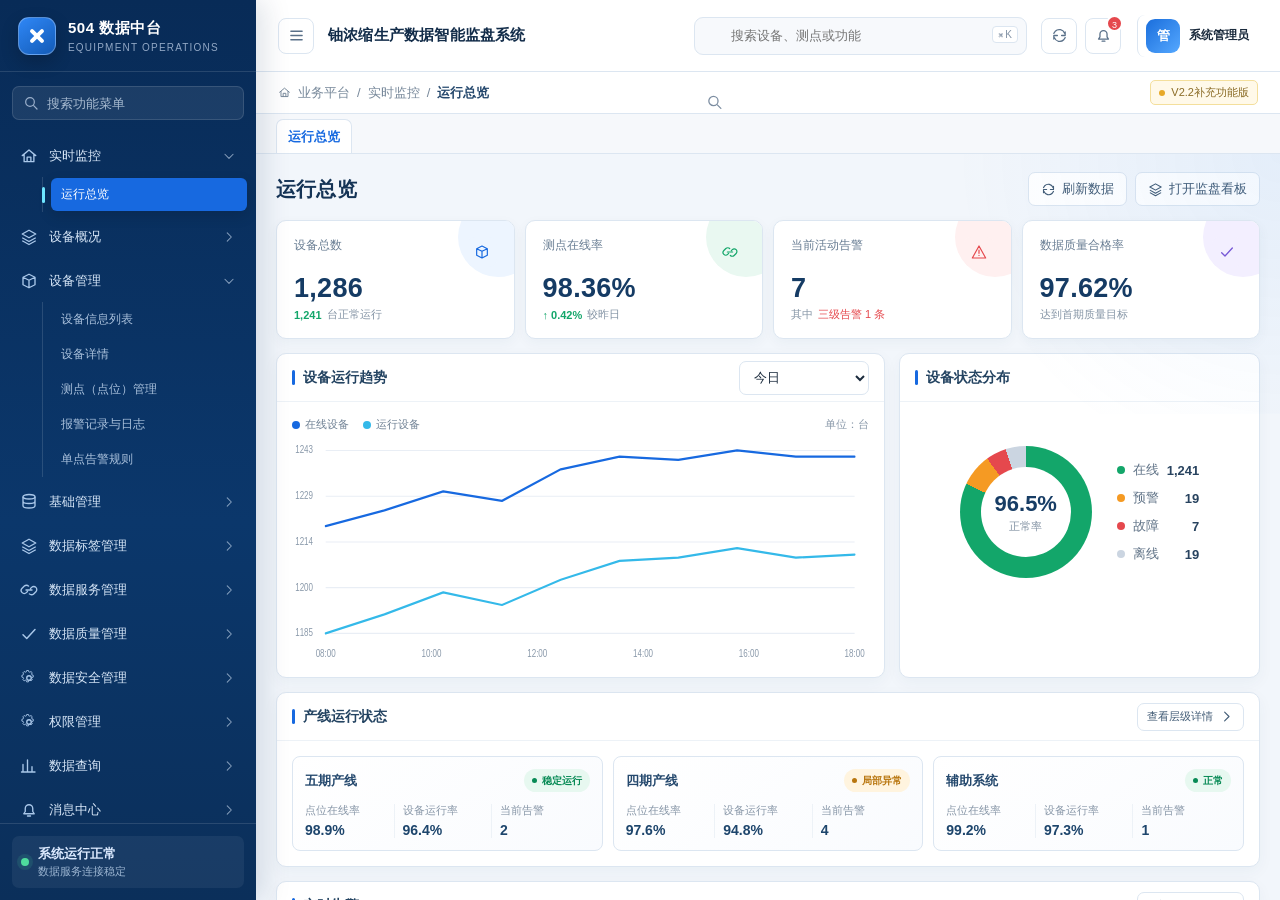
<file: v2-2/index.html>
<!doctype html>
<html lang="zh-CN">
<head>
  <meta charset="utf-8">
  <meta name="viewport" content="width=device-width,initial-scale=1">
  <title>504厂铀浓缩生产数据智能监盘系统｜业务平台原型 V2.2补充功能版</title>
  <style>
    :root{
      --navy:#0a2d59;--navy-2:#123f73;--blue:#1769e0;--blue-2:#2f87f6;--cyan:#34b9e9;
      --bg:#f2f6fb;--panel:#fff;--line:#dce6f1;--line-2:#edf2f7;--text:#1b2b3d;--muted:#6b7d90;
      --green:#13a66a;--orange:#f59a23;--red:#e5484d;--purple:#7759d6;--gray:#8a99aa;
      --shadow:0 10px 30px rgba(22,62,105,.08);--radius:10px;--sidebar:256px;
      --font:"HarmonyOS Sans SC","MiSans","Source Han Sans SC","Microsoft YaHei",sans-serif;
    }
    *{box-sizing:border-box}
    html,body{height:100%;margin:0}
    body{font-family:var(--font);color:var(--text);background:var(--bg);font-size:13px;overflow:hidden}
    button,input,select,textarea{font:inherit;color:inherit}
    button{cursor:pointer}
    .app{height:100%;display:grid;grid-template-columns:var(--sidebar) 1fr;transition:grid-template-columns .22s ease}
    .app.collapsed{--sidebar:76px}
    .sidebar{background:linear-gradient(180deg,#082b57 0%,#0b376b 58%,#0b2f5a 100%);color:#dceaff;overflow:hidden;display:flex;flex-direction:column;box-shadow:8px 0 26px rgba(8,39,79,.13);z-index:20}
    .brand{height:72px;display:flex;align-items:center;gap:12px;padding:0 18px;border-bottom:1px solid rgba(255,255,255,.12);flex:none}
    .brand-mark{width:38px;height:38px;border:1px solid rgba(255,255,255,.28);border-radius:11px;display:grid;place-items:center;background:linear-gradient(145deg,#2f87f6,#135bb7);box-shadow:0 7px 18px rgba(0,0,0,.2);position:relative;flex:none}
    .brand-mark:before,.brand-mark:after{content:"";position:absolute;background:#fff;border-radius:2px}
    .brand-mark:before{width:18px;height:4px;transform:rotate(45deg)}
    .brand-mark:after{width:18px;height:4px;transform:rotate(-45deg)}
    .brand-text{min-width:0;white-space:nowrap;transition:opacity .15s}
    .brand-title{font-size:15px;font-weight:700;letter-spacing:.5px;color:#fff}
    .brand-sub{font-size:10px;opacity:.65;margin-top:4px;letter-spacing:1.2px}
    .collapsed .brand{padding:0 18px}.collapsed .brand-text{opacity:0;pointer-events:none}
    .side-search{margin:14px 12px 10px;position:relative;flex:none}
    .side-search input{width:100%;height:34px;border:1px solid rgba(255,255,255,.12);background:rgba(255,255,255,.08);border-radius:7px;padding:0 12px 0 34px;color:#fff;outline:none}
    .side-search input::placeholder{color:#a7bad0}.side-search svg{position:absolute;left:11px;top:9px;width:16px;height:16px;opacity:.65}
    .collapsed .side-search{display:none}
    .nav{padding:2px 9px 30px;overflow:auto;scrollbar-width:thin;scrollbar-color:rgba(255,255,255,.18) transparent}
    .nav-group{margin:3px 0}
    .nav-head{width:100%;height:41px;border:0;background:transparent;color:#d8e7f8;border-radius:7px;display:flex;align-items:center;gap:11px;padding:0 11px;text-align:left;transition:.18s}
    .nav-head:hover{background:rgba(255,255,255,.08);color:#fff}
    .nav-head .nav-icon{width:18px;height:18px;flex:none;color:#a9c7e9}
    .nav-head .label{flex:1;white-space:nowrap}.nav-head .chev{width:14px;height:14px;opacity:.6;transition:transform .2s}
    .nav-group.open .nav-head .chev{transform:rotate(90deg)}
    .nav-children{display:none;margin:1px 0 4px 33px;border-left:1px solid rgba(255,255,255,.13);padding-left:8px}
    .nav-group.open .nav-children{display:block}
    .nav-item{width:100%;border:0;background:transparent;color:#aac1dc;text-align:left;padding:8px 10px;border-radius:6px;margin:1px 0;white-space:nowrap;font-size:12px;position:relative}
    .nav-item:hover{background:rgba(255,255,255,.08);color:#fff}.nav-item.active{background:#1769e0;color:#fff;box-shadow:0 5px 14px rgba(0,0,0,.13)}
    .nav-item.active:before{content:"";position:absolute;left:-9px;top:9px;width:3px;height:16px;background:#6ee6ff;border-radius:2px}
    .collapsed .nav{padding:10px}.collapsed .nav-head{justify-content:center;padding:0}.collapsed .nav-head .label,.collapsed .nav-head .chev,.collapsed .nav-children{display:none}.collapsed .nav-head .nav-icon{width:21px;height:21px}
    .side-foot{margin-top:auto;padding:12px;border-top:1px solid rgba(255,255,255,.12);flex:none}
    .system-state{display:flex;gap:9px;align-items:center;padding:9px;border-radius:7px;background:rgba(255,255,255,.06);white-space:nowrap}
    .state-dot{width:8px;height:8px;border-radius:50%;background:#4edc9d;box-shadow:0 0 0 4px rgba(78,220,157,.12);flex:none}
    .system-state small{display:block;color:#9db6d2;margin-top:2px}.collapsed .system-state>div:last-child{display:none}.collapsed .system-state{justify-content:center}
    .main{min-width:0;display:flex;flex-direction:column;height:100vh}
    .topbar{height:72px;display:flex;align-items:center;gap:14px;padding:0 22px;background:#fff;border-bottom:1px solid var(--line);flex:none;z-index:15}
    .icon-btn{width:36px;height:36px;border:1px solid var(--line);border-radius:8px;background:#fff;display:grid;place-items:center;color:#597089;position:relative;transition:.18s}
    .icon-btn:hover{border-color:#a9c9f2;color:var(--blue);background:#f6faff}.icon-btn svg{width:17px;height:17px}
    .top-title{min-width:260px}.top-title h1{font-size:17px;margin:0;font-weight:700;color:#122c49;letter-spacing:.2px}
    .global-search{margin-left:auto;width:min(360px,26vw);position:relative}.global-search input{width:100%;height:38px;border:1px solid var(--line);background:#f7f9fc;border-radius:9px;padding:0 38px 0 36px;outline:none;transition:.18s}.global-search input:focus{border-color:#8bbaf5;background:#fff;box-shadow:0 0 0 3px rgba(23,105,224,.08)}.global-search>svg{position:absolute;left:12px;top:10px;width:17px;color:#7c8da1}.shortcut{position:absolute;right:9px;top:9px;border:1px solid var(--line);border-radius:4px;color:#8191a4;font-size:10px;padding:2px 5px;background:#fff}
    .top-actions{display:flex;gap:8px}.badge{position:absolute;right:-3px;top:-4px;min-width:17px;height:17px;line-height:17px;border-radius:10px;background:var(--red);color:#fff;font-size:9px;text-align:center;padding:0 4px;border:2px solid #fff}
    .userbox{height:42px;display:flex;align-items:center;gap:9px;padding:0 5px 0 8px;border-left:1px solid var(--line);margin-left:2px}.avatar{width:34px;height:34px;border-radius:9px;background:linear-gradient(135deg,#1a6edc,#55a8ff);color:#fff;display:grid;place-items:center;font-weight:700}.userbox b{font-size:12px}
    .crumbbar{height:42px;padding:0 22px;display:flex;align-items:center;gap:7px;background:#fff;border-bottom:1px solid var(--line);color:#77889a;flex:none}.crumbbar svg{width:13px;height:13px}.crumb-current{color:#25486d;font-weight:600}.demo-flag{margin-left:auto;display:flex;align-items:center;gap:6px;color:#8a6b25;background:#fff9e9;border:1px solid #f4df9c;padding:4px 8px;border-radius:5px;font-size:11px}.demo-flag:before{content:"";width:6px;height:6px;border-radius:50%;background:#e7a928}
    .tabbar{height:40px;display:flex;align-items:flex-end;gap:3px;padding:0 20px;background:#f6f8fb;border-bottom:1px solid var(--line);overflow:auto;flex:none}.page-tab{height:34px;border:1px solid transparent;border-bottom:0;background:transparent;color:#667a90;border-radius:7px 7px 0 0;padding:0 11px;display:flex;align-items:center;gap:7px;white-space:nowrap}.page-tab:hover{background:#eef4fb}.page-tab.active{background:#fff;color:var(--blue);border-color:var(--line);font-weight:600}.page-tab .tab-close{opacity:.45;font-size:15px;line-height:1}.page-tab .tab-close:hover{opacity:1;color:var(--red)}
    .content{padding:18px 20px 28px;overflow:auto;flex:1;position:relative}.content:before{content:"";position:fixed;pointer-events:none;right:0;top:154px;width:420px;height:260px;background:radial-gradient(circle at top right,rgba(44,132,236,.065),transparent 66%)}
    .page-head{display:flex;align-items:center;margin-bottom:14px}.page-head h2{font-size:20px;margin:0;color:#153456;letter-spacing:.2px}.page-head-actions{margin-left:auto;display:flex;gap:8px}
    .btn{height:34px;border-radius:7px;border:1px solid var(--line);background:#fff;color:#425c76;padding:0 12px;display:inline-flex;align-items:center;justify-content:center;gap:6px;transition:.16s;white-space:nowrap}.btn:hover{border-color:#9dbde5;color:var(--blue);background:#f8fbff}.btn svg{width:15px;height:15px}.btn.primary{background:var(--blue);border-color:var(--blue);color:#fff;box-shadow:0 5px 13px rgba(23,105,224,.18)}.btn.primary:hover{background:#0f5fcf}.btn.danger{color:var(--red);border-color:#f0c6c8}.btn.danger:hover{background:#fff6f6}.btn.ghost{border-color:transparent;background:transparent}.btn.small{height:28px;padding:0 9px;font-size:11px}.btn.link{border:0;background:none;color:var(--blue);padding:0;height:auto}.btn:disabled{opacity:.45;cursor:not-allowed}
    .metric-grid{display:grid;grid-template-columns:repeat(4,minmax(0,1fr));gap:13px;margin-bottom:14px}.metric-card{background:#fff;border:1px solid var(--line);border-radius:var(--radius);padding:16px 17px;box-shadow:0 4px 13px rgba(20,59,98,.045);position:relative;overflow:hidden;min-height:105px}.metric-card:after{content:"";position:absolute;right:-24px;top:-24px;width:80px;height:80px;border-radius:50%;background:var(--tint,#eff6ff)}.metric-top{display:flex;justify-content:space-between;color:#687d93;font-size:12px}.metric-icon{width:30px;height:30px;border-radius:8px;display:grid;place-items:center;background:var(--tint,#eef5ff);color:var(--accent,var(--blue));position:relative;z-index:1}.metric-icon svg{width:16px}.metric-value{font-size:27px;font-weight:760;color:#153b64;margin:6px 0 3px;letter-spacing:.3px}.metric-foot{display:flex;align-items:center;gap:5px;font-size:11px;color:#8494a5}.metric-foot strong{color:var(--green)}
    .grid-2{display:grid;grid-template-columns:minmax(0,1.55fr) minmax(300px,.8fr);gap:14px;margin-bottom:14px}.grid-even{display:grid;grid-template-columns:repeat(2,minmax(0,1fr));gap:14px;margin-bottom:14px}.grid-3{display:grid;grid-template-columns:repeat(3,minmax(0,1fr));gap:14px;margin-bottom:14px}.panel{background:#fff;border:1px solid var(--line);border-radius:var(--radius);box-shadow:0 5px 16px rgba(24,63,103,.045);min-width:0}.panel-head{height:48px;padding:0 15px;display:flex;align-items:center;border-bottom:1px solid var(--line-2)}.panel-title{font-size:14px;font-weight:700;color:#234361;display:flex;align-items:center;gap:8px}.panel-title:before{content:"";width:3px;height:15px;border-radius:2px;background:var(--blue)}.panel-head .panel-actions{margin-left:auto;display:flex;gap:6px;align-items:center}.panel-body{padding:15px}.panel.flush .panel-body{padding:0}
    .toolbar{min-height:54px;background:#fff;border:1px solid var(--line);border-radius:var(--radius);padding:9px 12px;display:flex;align-items:center;gap:8px;margin-bottom:12px;box-shadow:0 4px 13px rgba(20,59,98,.035);flex-wrap:wrap}.toolbar .split{width:1px;height:24px;background:var(--line);margin:0 2px}.toolbar .grow{flex:1}.field{height:34px;border:1px solid var(--line);border-radius:7px;background:#fff;padding:0 10px;outline:none;min-width:130px}.field:focus{border-color:#83b2ee;box-shadow:0 0 0 3px rgba(23,105,224,.07)}.field.search{padding-left:32px}.input-wrap{position:relative}.input-wrap svg{position:absolute;left:10px;top:9px;width:15px;color:#8293a7}.field-label{font-size:11px;color:var(--muted);margin-right:-3px}.date-field{min-width:154px}
    .table-wrap{overflow:auto}.data-table{width:100%;border-collapse:collapse;white-space:nowrap}.data-table th{height:40px;background:#f6f9fc;color:#5d7287;font-size:11px;text-align:left;font-weight:650;padding:0 12px;border-bottom:1px solid var(--line)}.data-table td{height:45px;padding:0 12px;border-bottom:1px solid var(--line-2);color:#344c64}.data-table tbody tr{transition:.13s}.data-table tbody tr:hover{background:#f7fbff}.data-table tbody tr:last-child td{border-bottom:0}.cell-main{font-weight:600;color:#203d5c}.cell-sub{font-size:10px;color:#8a99a9;margin-top:3px}.actions{display:flex;align-items:center;gap:10px}.action-link{border:0;background:none;padding:0;color:#2a6fc6;font-size:11px}.action-link:hover{text-decoration:underline}.action-link.danger{color:var(--red)}.checkbox{accent-color:var(--blue)}
    .tag{display:inline-flex;align-items:center;gap:5px;height:23px;padding:0 8px;border-radius:12px;font-size:10px;font-weight:600;background:#edf3f8;color:#67798b}.tag:before{content:"";width:5px;height:5px;border-radius:50%;background:currentColor}.tag.green{color:#078a55;background:#e7f8f0}.tag.red{color:#c83d43;background:#ffebec}.tag.orange{color:#b8750d;background:#fff4df}.tag.blue{color:#1769e0;background:#eaf3ff}.tag.purple{color:#6d4dc7;background:#f1edff}.tag.gray{color:#758596;background:#eef1f5}.tag.no-dot:before{display:none}.tag.square{border-radius:4px}
    .pager{height:48px;border-top:1px solid var(--line-2);display:flex;align-items:center;padding:0 14px;color:#7a8b9c}.pager .pages{margin-left:auto;display:flex;gap:4px}.page-num{width:27px;height:27px;border:1px solid var(--line);border-radius:5px;background:#fff;display:grid;place-items:center;color:#607387}.page-num.active{background:var(--blue);border-color:var(--blue);color:#fff}
    .chart-box{height:230px;position:relative}.chart-svg{width:100%;height:100%;overflow:visible}.chart-grid{stroke:#e9eef5;stroke-width:1}.chart-label{fill:#8a99aa;font-size:10px}.chart-line{fill:none;stroke-width:2.2;stroke-linejoin:round;stroke-linecap:round}.chart-area{opacity:.1}.legend{display:flex;gap:14px;font-size:11px;color:#6f8194;align-items:center}.legend span{display:flex;align-items:center;gap:5px}.legend i{width:8px;height:8px;border-radius:50%;display:inline-block}
    .donut-wrap{display:flex;align-items:center;justify-content:center;gap:25px;height:190px}.donut{width:132px;height:132px;border-radius:50%;background:conic-gradient(var(--green) 0 82%,var(--orange) 82% 90%,var(--red) 90% 95%,#cbd5e1 95%);position:relative}.donut:after{content:"";position:absolute;inset:21px;background:#fff;border-radius:50%}.donut-center{position:absolute;inset:0;display:grid;place-content:center;text-align:center;z-index:1}.donut-center b{font-size:22px;color:#173d65}.donut-center small{color:#8191a2;margin-top:3px}.legend-list{display:grid;gap:10px}.legend-row{display:flex;align-items:center;gap:8px;color:#607387}.legend-row i{width:8px;height:8px;border-radius:50%}.legend-row b{margin-left:auto;color:#28435f}
    .summary-pies{display:grid;grid-template-columns:repeat(4,minmax(0,1fr));gap:12px}.summary-pie{border:1px solid var(--line);border-radius:9px;padding:14px 10px;text-align:center;background:#fbfdff}.summary-ring{--value:80%;--ring:var(--blue);width:104px;height:104px;margin:0 auto 10px;border-radius:50%;background:conic-gradient(var(--ring) 0 var(--value),#e8eef5 var(--value));position:relative;display:grid;place-items:center}.summary-ring:after{content:"";position:absolute;inset:15px;border-radius:50%;background:#fff}.summary-ring b{position:relative;z-index:1;font-size:19px;color:#173d65}.summary-pie span{font-size:12px;color:#526b84;font-weight:600}.attachment-grid{display:grid;grid-template-columns:minmax(280px,.9fr) minmax(320px,1.1fr);gap:14px}.photo-stage{height:250px;border:1px solid #c8d9eb;border-radius:10px;background:linear-gradient(145deg,#eaf3fb,#cfe1f1);display:grid;place-items:center;position:relative;overflow:hidden}.photo-machine{width:72%;height:112px;border:3px solid #5d82a7;border-radius:32px;background:linear-gradient(#f9fcff,#d9e7f3);position:relative;box-shadow:0 18px 35px rgba(35,76,117,.16)}.photo-machine:before,.photo-machine:after{content:"";position:absolute;top:28px;width:62px;height:58px;border:3px solid #5d82a7;background:#f5f9fd;border-radius:10px}.photo-machine:before{left:-42px}.photo-machine:after{right:-42px}.photo-caption{position:absolute;left:12px;bottom:10px;background:rgba(9,45,86,.8);color:#fff;border-radius:5px;padding:6px 9px;font-size:11px}.file-list{display:grid;gap:9px}.file-row{display:flex;align-items:center;gap:10px;border:1px solid var(--line);border-radius:8px;padding:11px;background:#fff}.file-row svg{width:18px;color:var(--blue)}.file-row div{min-width:0;flex:1}.file-row b{display:block;color:#294765}.file-row small{color:#8796a6}.userbox{cursor:pointer;border-radius:8px;padding-right:9px}.userbox:hover{background:#f5f9fe}
    .line-cards{display:grid;grid-template-columns:repeat(3,1fr);gap:10px}.line-card{border:1px solid var(--line);border-radius:8px;padding:12px;background:linear-gradient(145deg,#fff,#f9fbfe);transition:.16s}.line-card:hover{border-color:#9dc2f0;transform:translateY(-1px)}.line-card-top{display:flex;justify-content:space-between;align-items:center}.line-name{font-weight:700;color:#25496e}.line-stats{display:grid;grid-template-columns:repeat(3,1fr);margin-top:12px;gap:8px}.line-stats div{border-right:1px solid var(--line-2)}.line-stats div:last-child{border:0}.line-stats small{color:#8796a7;display:block}.line-stats b{font-size:14px;color:#1d456c;display:block;margin-top:4px}
    .tree-layout{display:grid;grid-template-columns:280px minmax(0,1fr);gap:14px}.tree{font-size:12px}.tree ul{list-style:none;padding-left:19px;margin:3px 0}.tree>ul{padding-left:0}.tree-node{height:31px;display:flex;align-items:center;gap:7px;border-radius:6px;padding:0 7px;color:#50677e;cursor:pointer}.tree-node:hover{background:#f0f6fd;color:var(--blue)}.tree-node.selected{background:#eaf3ff;color:#1769e0;font-weight:650}.tree-node svg{width:14px}.tree-count{margin-left:auto;color:#94a2b1;font-size:10px}.tree-caret{font-size:10px;color:#91a0b0}
    .device-summary{display:grid;grid-template-columns:repeat(3,1fr);gap:10px;margin-bottom:13px}.mini-card{border:1px solid var(--line);border-radius:8px;padding:12px;background:#fff}.mini-card small{color:#7f90a2}.mini-card b{display:block;font-size:18px;margin-top:6px;color:#1d4770}.device-tiles{display:grid;grid-template-columns:repeat(3,1fr);gap:10px}.device-tile{border:1px solid var(--line);border-radius:8px;padding:12px;cursor:pointer;transition:.15s;background:#fff}.device-tile:hover{border-color:#84b4ef;box-shadow:0 6px 16px rgba(23,105,224,.08)}.device-tile-head{display:flex;align-items:center;gap:8px}.device-icon{width:30px;height:30px;border-radius:7px;background:#edf5ff;color:var(--blue);display:grid;place-items:center}.device-icon svg{width:16px}.device-tile p{font-size:11px;color:#7b8c9e;margin:8px 0}.device-tile-foot{display:flex;justify-content:space-between;font-size:10px;color:#8494a5}
    .tabs{display:flex;gap:3px;border-bottom:1px solid var(--line);margin-bottom:14px;overflow:auto}.inner-tab{height:38px;border:0;border-bottom:2px solid transparent;background:transparent;color:#65798e;padding:0 15px;white-space:nowrap}.inner-tab.active{color:var(--blue);border-color:var(--blue);font-weight:650}
    .detail-hero{background:linear-gradient(110deg,#0d4f97,#1877da);color:#fff;border-radius:10px;padding:17px 19px;display:flex;align-items:center;gap:15px;margin-bottom:14px;position:relative;overflow:hidden}.detail-hero:after{content:"";position:absolute;width:260px;height:260px;border:1px solid rgba(255,255,255,.09);border-radius:50%;right:-90px;top:-100px;box-shadow:0 0 0 35px rgba(255,255,255,.035)}.detail-hero .device-icon{width:48px;height:48px;background:rgba(255,255,255,.14);color:#fff;position:relative;z-index:1}.detail-hero h2{font-size:18px;margin:0 0 5px}.detail-hero p{margin:0;color:#d5e8fb}.detail-hero-actions{margin-left:auto;display:flex;gap:8px;position:relative;z-index:1}.detail-hero .btn{background:rgba(255,255,255,.11);border-color:rgba(255,255,255,.25);color:#fff}
    .desc-grid{display:grid;grid-template-columns:repeat(3,1fr);gap:0;border:1px solid var(--line);border-radius:8px;overflow:hidden}.desc-item{padding:12px 14px;border-right:1px solid var(--line-2);border-bottom:1px solid var(--line-2)}.desc-item:nth-child(3n){border-right:0}.desc-item:nth-last-child(-n+3){border-bottom:0}.desc-item small{display:block;color:#8595a6;margin-bottom:5px}.desc-item b{font-weight:600;color:#2d4965}
    .progress{height:7px;background:#eaf0f6;border-radius:7px;overflow:hidden}.progress span{display:block;height:100%;border-radius:7px;background:linear-gradient(90deg,var(--blue),var(--cyan))}.progress.green span{background:var(--green)}.progress.orange span{background:var(--orange)}.progress.red span{background:var(--red)}
    .timeline{padding:4px 4px 4px 10px}.timeline-item{position:relative;padding:0 0 18px 23px;border-left:1px solid #dbe5ef}.timeline-item:last-child{border-left-color:transparent;padding-bottom:0}.timeline-item:before{content:"";position:absolute;left:-5px;top:2px;width:9px;height:9px;border-radius:50%;background:#fff;border:2px solid var(--blue)}.timeline-item.done:before{background:var(--blue)}.timeline-item b{font-size:12px;color:#2c4863}.timeline-item p{margin:4px 0 0;color:#7b8c9e;font-size:11px}.timeline-item time{display:block;color:#9aa7b4;font-size:10px;margin-top:3px}
    .status-flow{display:flex;align-items:center;gap:0;padding:13px 16px;background:#f8fbfe;border:1px solid var(--line);border-radius:8px;margin-bottom:14px}.flow-step{flex:1;text-align:center;position:relative;color:#8a99a9;font-size:11px}.flow-step:before{content:"";display:block;width:22px;height:22px;border:2px solid #cbd7e4;background:#fff;border-radius:50%;margin:0 auto 5px;position:relative;z-index:1}.flow-step:after{content:"";position:absolute;top:11px;left:50%;width:100%;height:2px;background:#dce5ef}.flow-step:last-child:after{display:none}.flow-step.done{color:var(--blue);font-weight:600}.flow-step.done:before{border-color:var(--blue);background:var(--blue);box-shadow:inset 0 0 0 5px #fff}.flow-step.done:after{background:#6da8ee}.flow-step.current:before{box-shadow:0 0 0 4px rgba(23,105,224,.12),inset 0 0 0 5px #fff}
    .quality-score{display:flex;align-items:center;gap:18px}.score-ring{width:104px;height:104px;border-radius:50%;background:conic-gradient(var(--blue) 0 97.6%,#e5ebf2 97.6%);position:relative;display:grid;place-items:center}.score-ring:after{content:"";position:absolute;inset:11px;border-radius:50%;background:#fff}.score-ring b{font-size:23px;color:#154b80;z-index:1}.score-notes{display:grid;gap:8px;flex:1}.score-note{display:flex;justify-content:space-between;color:#6f8193}.score-note b{color:#294966}
    .empty{padding:45px 20px;text-align:center;color:#8494a5}.empty svg{width:42px;height:42px;color:#b9c6d4;margin-bottom:10px}.empty b{display:block;color:#667a8e;margin-bottom:5px}
    .notice{padding:10px 12px;border:1px solid #cfe1f6;background:#f1f7ff;color:#42698f;border-radius:7px;display:flex;gap:8px;align-items:flex-start;font-size:11px}.notice.warn{border-color:#f4dcaa;background:#fff9eb;color:#8b6a25}.notice svg{width:15px;height:15px;flex:none;margin-top:1px}
    .overlay{position:fixed;inset:0;background:rgba(9,27,47,.38);backdrop-filter:blur(2px);z-index:100;display:flex;align-items:center;justify-content:center;padding:24px;animation:fadeIn .16s}.modal{width:min(610px,94vw);max-height:86vh;background:#fff;border-radius:12px;box-shadow:0 25px 70px rgba(4,25,50,.28);display:flex;flex-direction:column;animation:pop .18s}.modal.wide{width:min(850px,94vw)}.modal-head{height:55px;padding:0 18px;display:flex;align-items:center;border-bottom:1px solid var(--line);flex:none}.modal-head h3{margin:0;font-size:15px;color:#203e5d}.modal-close{margin-left:auto;border:0;background:none;color:#8191a3;font-size:22px}.modal-body{padding:18px;overflow:auto}.modal-foot{height:58px;padding:0 18px;display:flex;align-items:center;justify-content:flex-end;gap:8px;border-top:1px solid var(--line);flex:none}.form-grid{display:grid;grid-template-columns:repeat(2,1fr);gap:14px}.form-row{display:grid;gap:6px}.form-row.full{grid-column:1/-1}.form-row label{font-size:11px;color:#61758a}.form-row label em{color:var(--red);font-style:normal;margin-right:2px}.form-control{height:36px;border:1px solid var(--line);border-radius:7px;padding:0 10px;outline:none;background:#fff}.form-control:focus{border-color:#78aaea;box-shadow:0 0 0 3px rgba(23,105,224,.07)}textarea.form-control{height:76px;padding-top:9px;resize:vertical}.help{font-size:10px;color:#94a1af}.stepper{display:flex;margin:0 0 20px}.step{flex:1;text-align:center;color:#8b9baa;position:relative;font-size:11px}.step:before{content:attr(data-step);display:grid;place-items:center;width:25px;height:25px;margin:0 auto 6px;border-radius:50%;border:1px solid #cdd8e4;background:#fff;position:relative;z-index:1}.step:after{content:"";position:absolute;top:12px;left:50%;width:100%;height:1px;background:#dce5ee}.step:last-child:after{display:none}.step.active{color:var(--blue);font-weight:600}.step.active:before{background:var(--blue);border-color:var(--blue);color:#fff}.upload-zone{border:1px dashed #9fc0e6;background:#f8fbff;border-radius:9px;padding:32px;text-align:center;color:#74879a}.upload-zone svg{width:34px;height:34px;color:var(--blue);margin-bottom:7px}.upload-zone b{display:block;color:#315679;margin-bottom:5px}
    .tag-cloud{display:flex;flex-wrap:wrap;gap:8px}.tag-chip{height:30px;border:1px solid #bfd4ec;border-radius:6px;background:#f7fbff;color:#37618a;padding:0 10px;display:inline-flex;align-items:center;gap:7px}.tag-chip:before{content:"#";color:var(--blue);font-weight:700}.tag-chip.selected{background:#e9f3ff;border-color:#6ca5e9;color:#155ebc;box-shadow:0 0 0 2px rgba(23,105,224,.06)}.tag-chip.selected:after{content:"✓";font-weight:700}.catalog-list{display:grid;gap:8px}.catalog-item{border:1px solid var(--line);border-radius:8px;padding:12px;display:flex;align-items:center;gap:11px;background:#fff}.catalog-item:hover{border-color:#a9c8ed}.catalog-icon{width:34px;height:34px;border-radius:8px;background:#eaf3ff;color:var(--blue);display:grid;place-items:center}.catalog-icon svg{width:17px}.catalog-item>div{min-width:0;flex:1}.catalog-item b{display:block;color:#274765}.catalog-item small{display:block;color:#8495a6;margin-top:3px}.publish-summary{display:grid;grid-template-columns:repeat(2,minmax(0,1fr));gap:10px}.publish-summary>div{border:1px solid var(--line);border-radius:8px;padding:12px;background:#fbfdff}.publish-summary small{display:block;color:#7e91a4;margin-bottom:5px}.publish-summary b{color:#244d74}.mask-preview{display:grid;grid-template-columns:1fr 38px 1fr;align-items:center;gap:10px}.mask-value{border:1px solid var(--line);border-radius:8px;background:#f8fafc;padding:13px}.mask-value small{display:block;color:#8092a5;margin-bottom:6px}.mask-value b{font-family:ui-monospace,SFMono-Regular,Menlo,monospace;color:#234868}.mask-arrow{text-align:center;color:var(--blue);font-size:20px}.risk-strip{display:grid;grid-template-columns:repeat(3,1fr);gap:10px}.risk-card{border:1px solid var(--line);border-radius:8px;padding:12px;background:#fff}.risk-card small{color:#7b8fa3}.risk-card b{display:block;font-size:18px;margin-top:6px;color:#1c4772}.risk-card.warn{border-color:#f3d9a7;background:#fffaf1}.risk-card.danger{border-color:#f1c4c7;background:#fff7f7}
    .drawer-overlay{position:fixed;inset:0;background:rgba(9,27,47,.24);z-index:90;animation:fadeIn .16s}.drawer{position:absolute;right:0;top:0;height:100%;width:min(560px,90vw);background:#fff;box-shadow:-18px 0 45px rgba(6,32,59,.16);display:flex;flex-direction:column;animation:slideIn .2s}.drawer-head{height:60px;padding:0 19px;display:flex;align-items:center;border-bottom:1px solid var(--line)}.drawer-head h3{margin:0;font-size:16px}.drawer-body{padding:18px;overflow:auto}.drawer-close{margin-left:auto;border:0;background:none;font-size:22px;color:#8292a4}
    .toast-root{position:fixed;right:22px;top:84px;z-index:200;display:grid;gap:8px}.toast{min-width:280px;max-width:360px;background:#fff;border:1px solid var(--line);border-left:4px solid var(--green);border-radius:8px;box-shadow:0 15px 35px rgba(13,47,83,.16);padding:11px 13px;display:flex;align-items:flex-start;gap:9px;animation:toastIn .22s}.toast.error{border-left-color:var(--red)}.toast.warn{border-left-color:var(--orange)}.toast svg{width:17px;color:var(--green);flex:none}.toast.error svg{color:var(--red)}.toast.warn svg{color:var(--orange)}.toast b{display:block;font-size:12px}.toast p{margin:3px 0 0;color:#7d8c9b;font-size:10px}
    .popover{position:fixed;z-index:60;background:#fff;border:1px solid var(--line);border-radius:9px;box-shadow:0 15px 38px rgba(10,42,75,.15);padding:8px;min-width:320px}.search-results{top:62px;right:244px}.popover-item{padding:10px;border-radius:6px;display:flex;align-items:center;gap:9px;cursor:pointer}.popover-item:hover{background:#f1f7fe}.popover-item svg{width:16px;color:var(--blue)}.popover-item small{display:block;color:#8998a7;margin-top:3px}.notif-panel{top:62px;right:82px;width:360px}.notif-head{display:flex;align-items:center;padding:8px 9px 12px;border-bottom:1px solid var(--line)}.notif-head b{font-size:13px}.notif-head button{margin-left:auto}.notif-item{padding:11px 9px;border-bottom:1px solid var(--line-2);display:grid;grid-template-columns:8px 1fr;gap:9px}.notif-item:last-child{border:0}.notif-dot{width:7px;height:7px;border-radius:50%;background:var(--red);margin-top:5px}.notif-item b{font-size:11px}.notif-item p{margin:4px 0;color:#7d8d9e;font-size:10px}.notif-item time{color:#9aa7b4;font-size:9px}
    .kpi-row{display:flex;gap:10px;align-items:end}.kpi-bar{flex:1}.kpi-bar-head{display:flex;justify-content:space-between;margin-bottom:6px;color:#66798d}.kpi-bar-head b{color:#274968}.api-key{font-family:ui-monospace,SFMono-Regular,Menlo,monospace;background:#f3f6fa;border:1px solid var(--line);padding:4px 7px;border-radius:5px;font-size:10px;color:#50677e}.method{font-weight:800;font-size:10px}.method.get{color:#087a4e}.method.post{color:#1769e0}.method.put{color:#a46a0c}
    @keyframes fadeIn{from{opacity:0}to{opacity:1}}@keyframes pop{from{opacity:0;transform:translateY(8px) scale(.985)}to{opacity:1;transform:none}}@keyframes slideIn{from{transform:translateX(30px);opacity:.5}to{transform:none;opacity:1}}@keyframes toastIn{from{transform:translateX(25px);opacity:0}to{transform:none;opacity:1}}
    @media(max-width:1450px){.metric-grid{gap:10px}.grid-2{grid-template-columns:minmax(0,1.35fr) minmax(290px,.8fr)}.device-tiles{grid-template-columns:repeat(2,1fr)}.top-title{min-width:210px}.top-title h1{font-size:15px}}
    @media(max-width:1180px){:root{--sidebar:224px}.metric-grid{grid-template-columns:repeat(2,1fr)}.grid-2,.grid-even{grid-template-columns:1fr}.tree-layout{grid-template-columns:240px 1fr}.userbox>div:last-child{display:none}.global-search{width:250px}.desc-grid{grid-template-columns:repeat(2,1fr)}.desc-item:nth-child(3n){border-right:1px solid var(--line-2)}.desc-item:nth-child(2n){border-right:0}}
  </style>
</head>
<body>
  <svg aria-hidden="true" style="position:absolute;width:0;height:0;overflow:hidden">
    <defs>
      <symbol id="i-home" viewBox="0 0 24 24"><path d="M3 11.5 12 4l9 7.5M5.5 10v9.5h13V10M9.5 19.5v-6h5v6" fill="none" stroke="currentColor" stroke-width="1.8" stroke-linecap="round" stroke-linejoin="round"/></symbol>
      <symbol id="i-layers" viewBox="0 0 24 24"><path d="m12 3 9 5-9 5-9-5 9-5Zm-9 10 9 5 9-5M3 17l9 5 9-5" fill="none" stroke="currentColor" stroke-width="1.8" stroke-linejoin="round"/></symbol>
      <symbol id="i-box" viewBox="0 0 24 24"><path d="m4 7 8-4 8 4-8 4-8-4Zm0 0v10l8 4 8-4V7M12 11v10" fill="none" stroke="currentColor" stroke-width="1.8" stroke-linejoin="round"/></symbol>
      <symbol id="i-clipboard" viewBox="0 0 24 24"><path d="M8 5H5v16h14V5h-3M9 3h6l1 4H8l1-4Zm0 9h6m-6 4h5" fill="none" stroke="currentColor" stroke-width="1.8" stroke-linecap="round" stroke-linejoin="round"/></symbol>
      <symbol id="i-database" viewBox="0 0 24 24"><ellipse cx="12" cy="5" rx="8" ry="3" fill="none" stroke="currentColor" stroke-width="1.8"/><path d="M4 5v6c0 1.7 3.6 3 8 3s8-1.3 8-3V5M4 11v6c0 1.7 3.6 3 8 3s8-1.3 8-3v-6" fill="none" stroke="currentColor" stroke-width="1.8"/></symbol>
      <symbol id="i-settings" viewBox="0 0 24 24"><circle cx="12" cy="12" r="3" fill="none" stroke="currentColor" stroke-width="1.8"/><path d="M19 13.5v-3l-2.2-.6a7 7 0 0 0-.7-1.6l1.2-2-2.1-2.1-2 1.2a7 7 0 0 0-1.7-.7L11 2.5H8l-.6 2.2a7 7 0 0 0-1.6.7l-2-1.2-2.1 2.1 1.2 2a7 7 0 0 0-.7 1.6L0 10.5v3l2.2.6c.2.6.4 1.1.7 1.6l-1.2 2 2.1 2.1 2-1.2c.5.3 1 .6 1.6.7l.6 2.2h3l.6-2.2c.6-.2 1.1-.4 1.7-.7l2 1.2 2.1-2.1-1.2-2c.3-.5.6-1 .7-1.6l2.1-.6Z" fill="none" stroke="currentColor" stroke-width="1.5" stroke-linejoin="round" transform="translate(2.5 0) scale(.8)"/></symbol>
      <symbol id="i-chart" viewBox="0 0 24 24"><path d="M4 20V10m6 10V4m6 16v-7m4 7H2" fill="none" stroke="currentColor" stroke-width="1.8" stroke-linecap="round"/></symbol>
      <symbol id="i-bell" viewBox="0 0 24 24"><path d="M5 17h14l-2-3v-4a5 5 0 0 0-10 0v4l-2 3Zm5 3h4" fill="none" stroke="currentColor" stroke-width="1.8" stroke-linecap="round" stroke-linejoin="round"/></symbol>
      <symbol id="i-log" viewBox="0 0 24 24"><path d="M4 3h12v18H4V3Zm4 5h5m-5 4h5m-5 4h4m7-8v8m-3-3 3 3 3-3" fill="none" stroke="currentColor" stroke-width="1.8" stroke-linecap="round" stroke-linejoin="round"/></symbol>
      <symbol id="i-search" viewBox="0 0 24 24"><circle cx="10.5" cy="10.5" r="6.5" fill="none" stroke="currentColor" stroke-width="1.8"/><path d="m16 16 5 5" fill="none" stroke="currentColor" stroke-width="1.8" stroke-linecap="round"/></symbol>
      <symbol id="i-plus" viewBox="0 0 24 24"><path d="M12 4v16M4 12h16" fill="none" stroke="currentColor" stroke-width="1.8" stroke-linecap="round"/></symbol>
      <symbol id="i-download" viewBox="0 0 24 24"><path d="M12 3v12m-5-5 5 5 5-5M4 19h16" fill="none" stroke="currentColor" stroke-width="1.8" stroke-linecap="round" stroke-linejoin="round"/></symbol>
      <symbol id="i-upload" viewBox="0 0 24 24"><path d="M12 17V5m-5 5 5-5 5 5M4 20h16" fill="none" stroke="currentColor" stroke-width="1.8" stroke-linecap="round" stroke-linejoin="round"/></symbol>
      <symbol id="i-refresh" viewBox="0 0 24 24"><path d="M20 7v5h-5M4 17v-5h5m10.2-3A8 8 0 0 0 6 6l-2 3m16 6-2 3a8 8 0 0 1-13.2-3" fill="none" stroke="currentColor" stroke-width="1.8" stroke-linecap="round" stroke-linejoin="round"/></symbol>
      <symbol id="i-eye" viewBox="0 0 24 24"><path d="M2.5 12s3.5-6 9.5-6 9.5 6 9.5 6-3.5 6-9.5 6-9.5-6-9.5-6Z" fill="none" stroke="currentColor" stroke-width="1.8"/><circle cx="12" cy="12" r="2.5" fill="none" stroke="currentColor" stroke-width="1.8"/></symbol>
      <symbol id="i-edit" viewBox="0 0 24 24"><path d="m14 5 5 5M4 20l1.3-5.3L16.5 3.5a2.1 2.1 0 0 1 3 3L8.3 17.7 4 20Z" fill="none" stroke="currentColor" stroke-width="1.8" stroke-linejoin="round"/></symbol>
      <symbol id="i-trash" viewBox="0 0 24 24"><path d="M4 7h16M9 7V4h6v3m3 0-1 14H7L6 7m4 4v6m4-6v6" fill="none" stroke="currentColor" stroke-width="1.8" stroke-linecap="round" stroke-linejoin="round"/></symbol>
      <symbol id="i-check" viewBox="0 0 24 24"><path d="m4 13 5 5L20 6" fill="none" stroke="currentColor" stroke-width="2" stroke-linecap="round" stroke-linejoin="round"/></symbol>
      <symbol id="i-warning" viewBox="0 0 24 24"><path d="m12 3 10 18H2L12 3Zm0 6v5m0 3v.2" fill="none" stroke="currentColor" stroke-width="1.8" stroke-linecap="round" stroke-linejoin="round"/></symbol>
      <symbol id="i-clock" viewBox="0 0 24 24"><circle cx="12" cy="12" r="9" fill="none" stroke="currentColor" stroke-width="1.8"/><path d="M12 7v5l3 2" fill="none" stroke="currentColor" stroke-width="1.8" stroke-linecap="round"/></symbol>
      <symbol id="i-user" viewBox="0 0 24 24"><circle cx="12" cy="8" r="4" fill="none" stroke="currentColor" stroke-width="1.8"/><path d="M4 21a8 8 0 0 1 16 0" fill="none" stroke="currentColor" stroke-width="1.8"/></symbol>
      <symbol id="i-link" viewBox="0 0 24 24"><path d="M10 14 8.5 15.5a4 4 0 0 1-5.7-5.7l3-3a4 4 0 0 1 5.7 0M14 10l1.5-1.5a4 4 0 0 1 5.7 5.7l-3 3a4 4 0 0 1-5.7 0M8 12h8" fill="none" stroke="currentColor" stroke-width="1.8" stroke-linecap="round"/></symbol>
      <symbol id="i-chevron" viewBox="0 0 24 24"><path d="m9 5 7 7-7 7" fill="none" stroke="currentColor" stroke-width="1.8" stroke-linecap="round" stroke-linejoin="round"/></symbol>
      <symbol id="i-menu" viewBox="0 0 24 24"><path d="M4 6h16M4 12h16M4 18h16" fill="none" stroke="currentColor" stroke-width="1.8" stroke-linecap="round"/></symbol>
      <symbol id="i-file" viewBox="0 0 24 24"><path d="M6 3h8l4 4v14H6V3Zm8 0v5h5M9 12h6m-6 4h6" fill="none" stroke="currentColor" stroke-width="1.8" stroke-linejoin="round"/></symbol>
      <symbol id="i-more" viewBox="0 0 24 24"><circle cx="5" cy="12" r="1.5" fill="currentColor"/><circle cx="12" cy="12" r="1.5" fill="currentColor"/><circle cx="19" cy="12" r="1.5" fill="currentColor"/></symbol>
    </defs>
  </svg>
  <div class="app" id="app">
    <aside class="sidebar">
      <div class="brand"><div class="brand-mark"></div><div class="brand-text"><div class="brand-title">504 数据中台</div><div class="brand-sub">EQUIPMENT OPERATIONS</div></div></div>
      <div class="side-search"><svg><use href="#i-search"/></svg><input id="menuSearch" placeholder="搜索功能菜单"></div>
      <nav class="nav" id="nav"></nav>
      <div class="side-foot"><div class="system-state"><span class="state-dot"></span><div><b>系统运行正常</b><small>数据服务连接稳定</small></div></div></div>
    </aside>
    <section class="main">
      <header class="topbar">
        <button class="icon-btn" data-action="collapse" title="收起菜单"><svg><use href="#i-menu"/></svg></button>
        <div class="top-title"><h1>铀浓缩生产数据智能监盘系统</h1></div>
        <div class="global-search"><svg><use href="#i-search"/></svg><input id="globalSearch" placeholder="搜索设备、测点或功能"><span class="shortcut">⌘ K</span></div>
        <div class="top-actions">
          <button class="icon-btn" data-action="refresh" title="刷新数据"><svg><use href="#i-refresh"/></svg></button>
          <button class="icon-btn" data-action="notifications" title="消息通知"><svg><use href="#i-bell"/></svg><span class="badge" id="notifyBadge">3</span></button>
        </div>
        <div class="userbox" data-action="personal-settings" title="个人设置"><div class="avatar">管</div><div><b>系统管理员</b></div></div>
      </header>
      <div class="crumbbar"><svg><use href="#i-home"/></svg><span>业务平台</span><span>/</span><span id="crumbParent">实时监控</span><span>/</span><span class="crumb-current" id="crumbCurrent">运行总览</span><span class="demo-flag">V2.2补充功能版</span></div>
      <div class="tabbar" id="tabbar"></div>
      <main class="content" id="content"></main>
    </section>
  </div>
  <div id="floating"></div>
  <div class="toast-root" id="toastRoot"></div>
  <script>
  "use strict";
  // 客户评审原型 V2.2：补充标签、服务、质量和安全管理，全部状态仅保存在当前页面内存中。
  const menuGroups = [
    {id:"monitor",label:"实时监控",icon:"home",pages:[{id:"dashboard",label:"运行总览"}]},
    {id:"overview",label:"设备概况",icon:"layers",pages:[{id:"hierarchy",label:"层级浏览"}]},
    {id:"equipment",label:"设备管理",icon:"box",pages:[{id:"devices",label:"设备信息列表"},{id:"device-detail",label:"设备详情"},{id:"points",label:"测点（点位）管理"},{id:"alarms",label:"报警记录与日志"},{id:"rules",label:"单点告警规则"}]},
    {id:"basic",label:"基础管理",icon:"database",pages:[{id:"org-lines",label:"组织关系"},{id:"device-dicts",label:"设备类型/型号/制造商"},{id:"data-dict",label:"分层数据字典"}]},
    {id:"data-tags",label:"数据标签管理",icon:"layers",pages:[{id:"tag-categories",label:"数据标签分类"},{id:"tag-management",label:"数据标签管理"},{id:"asset-tags",label:"数据资产标签"}]},
    {id:"data-services",label:"数据服务管理",icon:"link",pages:[{id:"service-categories",label:"服务分类"},{id:"service-management",label:"服务管理"},{id:"service-publish",label:"服务发布"},{id:"service-approval",label:"服务审批"},{id:"service-application",label:"服务申请"},{id:"service-records",label:"服务记录"}]},
    {id:"data-quality",label:"数据质量管理",icon:"check",pages:[{id:"quality-rules",label:"质量规则管理"},{id:"quality-items",label:"质检项管理"},{id:"quality-tasks",label:"质量任务管理"},{id:"quality-reports",label:"质量报告管理"}]},
    {id:"data-security",label:"数据安全管理",icon:"settings",pages:[{id:"security-standards",label:"安全规范"},{id:"masking-rules",label:"脱敏规则"},{id:"security-management",label:"安全管理"}]},
    {id:"system",label:"权限管理",icon:"settings",pages:[{id:"users-roles",label:"用户/角色/权限"}]},
    {id:"analysis",label:"数据查询",icon:"chart",pages:[{id:"point-query",label:"点位数据查询"}]},
    {id:"message",label:"消息中心",icon:"bell",pages:[{id:"messages",label:"消息列表"}]},
    {id:"platform-log",label:"平台日志",icon:"log",pages:[{id:"logs",label:"操作日志"}]}
  ];
  const pageMeta = {};
  menuGroups.forEach(g=>g.pages.forEach(p=>pageMeta[p.id]={...p,parent:g.label,group:g.id,icon:g.icon}));
  const state = {
    active:"dashboard", openTabs:["dashboard"], expanded:new Set(["monitor","equipment"]), selectedDevice:"DEV-5-001", deviceTab:"base", logTab:"operation", dictTab:"type", settingsTab:"platform", queryMode:"history", publishStep:1, publishTags:new Set(["核心设备","压力测点"]), publishAssets:new Set(["五期级联机组 01"]),
    devices:[
      {code:"DEV-5-001",name:"五期级联机组 01",type:"级联设备",model:"JL-5000",maker:"中核装备",line:"五期产线",status:"在线",grade:"核心",points:328,updated:"刚刚"},
      {code:"DEV-5-012",name:"A型架 12",type:"A型架",model:"AJ-220",maker:"中核装备",line:"五期产线",status:"告警",grade:"重要",points:86,updated:"12 秒前"},
      {code:"DEV-4-006",name:"四期压保设备 06",type:"压保设备",model:"YB-410",maker:"华北仪控",line:"四期产线",status:"在线",grade:"核心",points:124,updated:"5 秒前"},
      {code:"DEV-4-018",name:"四期清保设备 18",type:"清保设备",model:"QB-310",maker:"华北仪控",line:"四期产线",status:"离线",grade:"重要",points:72,updated:"18 分钟前"},
      {code:"DEV-A-003",name:"辅助系统循环水泵 03",type:"动力设备",model:"XH-80",maker:"天工机电",line:"辅助系统",status:"在线",grade:"一般",points:24,updated:"3 秒前"},
      {code:"DEV-A-011",name:"辅助系统空压机 02",type:"动力设备",model:"KY-120",maker:"天工机电",line:"辅助系统",status:"检修",grade:"重要",points:41,updated:"2 小时前"}
    ],
    points:[
      {code:"P5-JL01-PT101",name:"入口压力",address:"DB21.DBD104",unit:"kPa",range:"0～160",type:"浮点型",freq:"1 秒",device:"五期级联机组 01",grade:"核心",value:"86.42",status:"正常",bind:"机组/入口管段"},
      {code:"P5-JL01-TT102",name:"轴承温度",address:"DB21.DBD108",unit:"℃",range:"-20～180",type:"浮点型",freq:"1 秒",device:"五期级联机组 01",grade:"核心",value:"68.7",status:"正常",bind:"机组/主轴承"},
      {code:"P5-AJ12-FT201",name:"支路流量",address:"DB34.DBD220",unit:"m³/h",range:"0～500",type:"浮点型",freq:"2 秒",device:"A型架 12",grade:"重要",value:"446.8",status:"预警",bind:"A型架/流量计"},
      {code:"P4-YB06-PT008",name:"出口压力",address:"DB18.DBD032",unit:"kPa",range:"0～200",type:"浮点型",freq:"1 秒",device:"四期压保设备 06",grade:"核心",value:"112.3",status:"正常",bind:"压保/出口"},
      {code:"P4-QB18-LS010",name:"阀位反馈",address:"DB09.DBX010.2",unit:"%",range:"0～100",type:"布尔型",freq:"5 秒",device:"四期清保设备 18",grade:"重要",value:"--",status:"离线",bind:"未绑定"},
      {code:"PA-WP03-AI07",name:"电机电流",address:"AI.07",unit:"A",range:"0～80",type:"浮点型",freq:"5 秒",device:"辅助系统循环水泵 03",grade:"一般",value:"42.1",status:"正常",bind:"水泵/电机"}
    ],
    alarms:[
      {id:"ALM-260917-0068",time:"2026-09-17 14:32:18",device:"A型架 12",point:"支路流量",level:"二级预警",value:"446.8 m³/h",rule:"支路流量高限预警",status:"未确认"},
      {id:"ALM-260917-0067",time:"2026-09-17 14:26:42",device:"四期清保设备 18",point:"阀位反馈",level:"断连告警",value:"无数据",rule:"测点断连超过 300 秒",status:"已确认"},
      {id:"ALM-260917-0066",time:"2026-09-17 13:58:05",device:"五期级联机组 01",point:"轴承温度",level:"一级预警",value:"79.3 ℃",rule:"轴承温度一级阈值",status:"已确认"},
      {id:"ALM-260917-0061",time:"2026-09-17 11:46:30",device:"辅助系统循环水泵 03",point:"电机电流",level:"一级预警",value:"65.2 A",rule:"电机电流高限",status:"已确认"},
      {id:"ALM-260916-0189",time:"2026-09-16 22:14:07",device:"四期压保设备 06",point:"出口压力",level:"三级预警",value:"168.7 kPa",rule:"出口压力三级阈值",status:"已确认"}
    ],
    rules:[
      {id:"R-001",name:"轴承温度三级阈值",point:"轴承温度",condition:"> 75 / 85 / 95 ℃",delay:"即时",type:"单点位阈值",status:"启用",hits:8},
      {id:"R-002",name:"支路流量高限预警",point:"支路流量",condition:"> 440 m³/h",delay:"即时",type:"单点位阈值",status:"启用",hits:3},
      {id:"R-003",name:"出口压力三级阈值",point:"出口压力",condition:"> 145 / 160 / 175 kPa",delay:"即时",type:"单点位阈值",status:"启用",hits:2}
    ],
    gateways:[
      {id:"GW-5-01",name:"五期采集网关 01",ip:"10.54.5.21",protocol:"OPC DA",line:"五期产线",points:8264,status:"在线",delay:"38 ms",last:"刚刚"},
      {id:"GW-4-01",name:"四期采集网关 01",ip:"10.54.4.18",protocol:"OPC DA",line:"四期产线",points:4918,status:"在线",delay:"52 ms",last:"2 秒前"},
      {id:"GW-A-01",name:"辅助系统网关 01",ip:"10.54.8.10",protocol:"MQTT",line:"辅助系统",points:1256,status:"在线",delay:"74 ms",last:"3 秒前"},
      {id:"GW-4-02",name:"四期备用网关",ip:"10.54.4.19",protocol:"OPC DA",line:"四期产线",points:0,status:"停用",delay:"--",last:"2026-09-12"}
    ],
    apiServices:[
      {id:"API-001",name:"设备实时数据查询",path:"/api/v1/realtime/device/{id}",method:"GET",consumer:"业务平台、大屏",calls:"18.6万",success:"99.98%",status:"已发布"},
      {id:"API-002",name:"测点历史数据查询",path:"/api/v1/history/points",method:"POST",consumer:"业务平台",calls:"4.2万",success:"99.94%",status:"已发布"},
      {id:"API-003",name:"告警事件订阅",path:"/api/v1/subscription/alarm",method:"POST",consumer:"大屏、运营平台",calls:"1.8万",success:"99.91%",status:"已发布"},
      {id:"API-004",name:"设备状态汇总",path:"/api/v1/status/summary",method:"GET",consumer:"生产运营平台",calls:"8,624",success:"99.99%",status:"已发布"},
      {id:"API-005",name:"质量报告数据",path:"/api/v1/quality/report",method:"GET",consumer:"待授权",calls:"0",success:"--",status:"草稿"}
    ],
    tagCategories:[
      {id:"TC-001",name:"五期标签",level:"根标签",parent:"--",code:"WQBQ",children:3,status:"启用"},
      {id:"TC-002",name:"生产工艺标签",level:"一级标签",parent:"五期标签",code:"SC-001",children:3,status:"启用"},
      {id:"TC-003",name:"级联标签",level:"二级标签",parent:"生产工艺标签",code:"SC-JL-001",children:0,status:"启用"},
      {id:"TC-004",name:"供取料标签",level:"二级标签",parent:"生产工艺标签",code:"SC-GQL-002",children:0,status:"启用"},
      {id:"TC-005",name:"辅助工艺标签",level:"一级标签",parent:"五期标签",code:"FZ-001",children:2,status:"启用"},
      {id:"TC-006",name:"基础数据标签",level:"一级标签",parent:"五期标签",code:"JC-001",children:0,status:"停用"}
    ],
    dataTags:[
      {id:"TAG-001",name:"核心设备",category:"级联标签",object:"设备",color:"蓝色",refs:18,status:"启用"},
      {id:"TAG-002",name:"压力测点",category:"级联标签",object:"测点",color:"蓝色",refs:126,status:"启用"},
      {id:"TAG-003",name:"温度测点",category:"级联标签",object:"测点",color:"橙色",refs:84,status:"启用"},
      {id:"TAG-004",name:"供料设备",category:"供取料标签",object:"设备",color:"绿色",refs:22,status:"启用"},
      {id:"TAG-005",name:"关键工艺参数",category:"生产工艺标签",object:"测点",color:"紫色",refs:268,status:"启用"},
      {id:"TAG-006",name:"待治理资产",category:"基础数据标签",object:"设备、测点",color:"红色",refs:12,status:"停用"}
    ],
    assetTags:[
      {id:"DEV-5-001",name:"五期级联机组 01",type:"设备",line:"五期产线",tags:["核心设备","供料设备"],updated:"2026-09-23 09:16"},
      {id:"DEV-5-012",name:"A型架 12",type:"设备",line:"五期产线",tags:["核心设备"],updated:"2026-09-23 09:08"},
      {id:"P5-JL01-PT101",name:"入口压力",type:"测点",line:"五期产线",tags:["压力测点","关键工艺参数"],updated:"2026-09-23 08:42"},
      {id:"P5-JL01-TT102",name:"轴承温度",type:"测点",line:"五期产线",tags:["温度测点","关键工艺参数"],updated:"2026-09-22 17:26"},
      {id:"P4-YB06-PT008",name:"出口压力",type:"测点",line:"四期产线",tags:["压力测点"],updated:"2026-09-22 15:11"}
    ],
    serviceCategories:[
      {id:"SC-001",name:"设备数据服务",level:"一级",parent:"--",code:"DEVICE",services:8,status:"启用"},
      {id:"SC-002",name:"测点数据服务",level:"一级",parent:"--",code:"POINT",services:6,status:"启用"},
      {id:"SC-003",name:"实时数据服务",level:"二级",parent:"测点数据服务",code:"POINT-RT",services:3,status:"启用"},
      {id:"SC-004",name:"历史数据服务",level:"二级",parent:"测点数据服务",code:"POINT-HIS",services:3,status:"启用"},
      {id:"SC-005",name:"质量数据服务",level:"一级",parent:"--",code:"QUALITY",services:2,status:"启用"}
    ],
    dataServices:[
      {id:"SVC-001",name:"设备实时状态查询",category:"设备数据服务",method:"GET",scope:"核心设备标签",version:"V1.2",status:"已发布",calls:"18.6万"},
      {id:"SVC-002",name:"关键测点历史数据",category:"历史数据服务",method:"POST",scope:"关键工艺参数",version:"V1.0",status:"已发布",calls:"4.2万"},
      {id:"SVC-003",name:"压力测点实时数据",category:"实时数据服务",method:"GET",scope:"压力测点标签",version:"V1.0",status:"待审批",calls:"0"},
      {id:"SVC-004",name:"质量报告摘要",category:"质量数据服务",method:"GET",scope:"质量报告",version:"V0.8",status:"草稿",calls:"0"}
    ],
    serviceApprovals:[
      {id:"PUB-260923-003",service:"压力测点实时数据",applicant:"刘洋",scope:"压力测点 / 126个资产",auth:"应用 Key",time:"2026-09-23 09:21",status:"待审批"},
      {id:"PUB-260922-018",service:"设备实时状态查询",applicant:"系统管理员",scope:"核心设备 / 18台",auth:"应用 Key",time:"2026-09-22 16:42",status:"已通过"},
      {id:"PUB-260922-011",service:"辅助系统原始数据",applicant:"陈刚",scope:"全部字段",auth:"白名单",time:"2026-09-22 11:06",status:"已驳回"}
    ],
    serviceApplications:[
      {id:"APP-260923-007",service:"设备实时状态查询",consumer:"生产运营一体化平台",purpose:"设备状态监盘",period:"长期",frequency:"1000次/日",status:"待审批"},
      {id:"APP-260922-021",service:"关键测点历史数据",consumer:"智能统计分析",purpose:"指标计算",period:"1年",frequency:"500次/日",status:"已通过"},
      {id:"APP-260921-016",service:"质量报告摘要",consumer:"生产管理部",purpose:"质量日报",period:"6个月",frequency:"30次/日",status:"已通过"}
    ],
    serviceRecords:[
      {time:"2026-09-23 09:28:16",service:"设备实时状态查询",consumer:"生产运营平台",event:"服务调用",result:"成功",detail:"200 · 86 ms"},
      {time:"2026-09-23 09:21:42",service:"压力测点实时数据",consumer:"数据管理组",event:"发布申请",result:"待处理",detail:"PUB-260923-003"},
      {time:"2026-09-23 08:54:10",service:"关键测点历史数据",consumer:"智能统计分析",event:"服务调用",result:"成功",detail:"200 · 128 ms"},
      {time:"2026-09-22 17:36:28",service:"质量报告摘要",consumer:"生产管理部",event:"访问授权",result:"成功",detail:"有效期至 2027-03-22"}
    ],
    qualityRules:[
      {id:"QR-001",name:"非空校验",dimension:"完整性",object:"字段",expression:"value != null",level:"严重",status:"启用",last:"2026-09-23 08:30"},
      {id:"QR-002",name:"唯一性校验",dimension:"唯一性",object:"表级",expression:"distinct = total",level:"一般",status:"启用",last:"2026-09-23 08:30"},
      {id:"QR-003",name:"量程校验",dimension:"准确性",object:"字段",expression:"min ≤ value ≤ max",level:"严重",status:"启用",last:"2026-09-23 08:30"},
      {id:"QR-004",name:"采集及时性",dimension:"及时性",object:"测点",expression:"delay ≤ 5s",level:"重要",status:"启用",last:"2026-09-23 08:30"},
      {id:"QR-005",name:"单位一致性",dimension:"一致性",object:"字段",expression:"unit = dictionary",level:"一般",status:"停用",last:"2026-09-22 08:30"}
    ],
    qualityItems:[
      {id:"QI-001",name:"五期核心测点完整性",object:"五期产线 / 核心测点",rules:"非空校验、采集及时性",count:328,status:"启用",score:"98.8%"},
      {id:"QI-002",name:"压力测点准确性",object:"压力测点标签",rules:"量程校验、单位一致性",count:126,status:"启用",score:"97.6%"},
      {id:"QI-003",name:"设备编码唯一性",object:"设备主数据",rules:"唯一性校验",count:1286,status:"启用",score:"100%"},
      {id:"QI-004",name:"辅助系统字段治理",object:"辅助系统",rules:"非空校验、单位一致性",count:86,status:"停用",score:"--"}
    ],
    qualityTasks:[
      {id:"QT-001",name:"核心测点每日质检",items:"2个质检项",cycle:"每日 08:30",last:"2026-09-23 08:30",next:"2026-09-24 08:30",status:"已完成",result:"97.62%"},
      {id:"QT-002",name:"设备主数据周检",items:"设备编码唯一性",cycle:"每周一 09:00",last:"2026-09-21 09:00",next:"2026-09-28 09:00",status:"已完成",result:"100%"},
      {id:"QT-003",name:"辅助系统专项质检",items:"辅助系统字段治理",cycle:"手动",last:"--",next:"--",status:"已暂停",result:"--"}
    ],
    qualityReports:[
      {id:"QRP-260923",name:"核心测点每日质量报告",task:"核心测点每日质检",period:"2026-09-23",score:"97.62%",issues:88,status:"已生成"},
      {id:"QRP-260922",name:"核心测点每日质量报告",task:"核心测点每日质检",period:"2026-09-22",score:"97.41%",issues:94,status:"已生成"},
      {id:"QRP-260921",name:"设备主数据周质量报告",task:"设备主数据周检",period:"2026年第39周",score:"100%",issues:0,status:"已生成"}
    ],
    securityStandards:[
      {id:"SEC-STD-001",name:"工业数据分类分级规范",scope:"全平台",version:"V2.1",publish:"2026-08-12",status:"启用",file:"工业数据分类分级规范V2.1.pdf"},
      {id:"SEC-STD-002",name:"核心工艺数据使用规范",scope:"核心、重要数据",version:"V1.3",publish:"2026-07-18",status:"启用",file:"核心工艺数据使用规范V1.3.pdf"},
      {id:"SEC-STD-003",name:"数据服务对外开放要求",scope:"数据服务",version:"V1.0",publish:"2026-06-30",status:"启用",file:"数据服务开放要求V1.0.pdf"}
    ],
    maskingRules:[
      {id:"MR-001",name:"手机号码脱敏",type:"手机号",expression:"(\\d{3})\\d{4}(\\d{4})",sample:"139****9664",refs:3,status:"启用"},
      {id:"MR-002",name:"身份证号脱敏",type:"身份证号",expression:"(\\d{4})\\d{10}(\\w{4})",sample:"6111**********111X",refs:2,status:"启用"},
      {id:"MR-003",name:"核心工艺参数掩码",type:"固定掩码",expression:"maskAll()",sample:"*****",refs:8,status:"启用"},
      {id:"MR-004",name:"设备地址局部脱敏",type:"自定义",expression:"keepLeft(4)",sample:"DB21.******",refs:0,status:"停用"}
    ],
    securityBindings:[
      {id:"SB-001",object:"人员联系方式服务",field:"mobile",level:"敏感",rule:"手机号码脱敏",scope:"接口返回",status:"启用"},
      {id:"SB-002",object:"设备实时状态查询",field:"dcsAddress",level:"重要",rule:"设备地址局部脱敏",scope:"外部应用",status:"停用"},
      {id:"SB-003",object:"关键测点历史数据",field:"processValue",level:"核心",rule:"核心工艺参数掩码",scope:"非授权用户",status:"启用"},
      {id:"SB-004",object:"平台用户信息",field:"identityNo",level:"敏感",rule:"身份证号脱敏",scope:"查询与导出",status:"启用"}
    ],
    messages:[
      {id:1,type:"告警消息",title:"A型架 12 支路流量触发二级预警",body:"当前值 446.8 m³/h，消息已自动推送。",time:"2 分钟前",read:false,target:"alarms"},
      {id:2,type:"质量消息",title:"五期级联机组质量任务执行完成",body:"本次检查 328 个测点，发现 3 项待整改问题。",time:"18 分钟前",read:false,target:"quality-reports"},
      {id:3,type:"系统消息",title:"组织关系清单导入完成",body:"已导入行政部门、业务部门与产线关系清单。",time:"31 分钟前",read:false,target:"org-lines"}
    ]
  };
  state.users=[
    {account:"admin",name:"系统管理员",org:"平台管理组",role:"系统管理员",scope:"全部数据",status:"启用",login:"2026-09-17 14:28"},
    {account:"liming",name:"李明",org:"五期设备保障组",role:"设备工程师",scope:"五期产线",status:"启用",login:"2026-09-17 13:52"},
    {account:"wangjg",name:"王建国",org:"四期仪控班",role:"设备工程师",scope:"四期产线",status:"启用",login:"2026-09-17 12:40"},
    {account:"liuyang",name:"刘洋",org:"数据管理组",role:"数据管理员",scope:"全部产线",status:"启用",login:"2026-09-17 11:16"},
    {account:"audit",name:"审计员",org:"安全管理组",role:"审计只读",scope:"全部产线",status:"停用",login:"2026-09-10 09:02"}
  ];
  state.manualRecords=[
    {code:"NV-5-014",name:"五期手动隔离阀 14",type:"手阀",line:"五期产线",status:"开启",range:"2026-09-17 08:00 至 20:00",owner:"张强",valid:"有效"},
    {code:"NV-4-026",name:"四期旁路阀 26",type:"手阀",line:"四期产线",status:"关闭",range:"2026-09-17 12:00 至 18:00",owner:"王建国",valid:"有效"},
    {code:"NV-A-008",name:"辅助系统检修隔离阀 08",type:"手阀",line:"辅助系统",status:"关闭",range:"2026-09-16 09:00 至 2026-09-18 17:00",owner:"陈刚",valid:"有效"},
    {code:"NV-5-009",name:"五期取样阀 09",type:"手阀",line:"五期产线",status:"开启",range:"2026-09-16 08:00 至 17:00",owner:"李明",valid:"已过期"}
  ];
  state.pushRules=[
    {id:"PUSH-001",name:"三级告警即时推送",type:"三级告警",target:"生产运营一体化平台",mode:"即时",status:"启用",last:"2026-09-17 13:41 成功"},
    {id:"PUSH-002",name:"设备离线状态推送",type:"设备状态变化",target:"生产运营一体化平台",mode:"即时",status:"启用",last:"2026-09-17 14:02 成功"},
    {id:"PUSH-003",name:"质量日报推送",type:"数据质量日报",target:"生产运营一体化平台",mode:"每日 08:30",status:"启用",last:"2026-09-17 08:30 成功"},
    {id:"PUSH-004",name:"链路异常推送",type:"数据源断连",target:"生产运营一体化平台",mode:"延迟 60 秒",status:"停用",last:"2026-09-12 10:16 成功"}
  ];
  state.deviceDicts={
    type:[["级联设备","EQ-JL","18","启用"],["A型架","EQ-AJ","126","启用"],["压保设备","EQ-YB","42","启用"],["清保设备","EQ-QB","56","启用"],["动力设备","EQ-DL","218","启用"]],
    model:[["JL-5000","中核装备","级联设备","启用"],["AJ-220","中核装备","A型架","启用"],["YB-410","华北仪控","压保设备","启用"],["QB-310","华北仪控","清保设备","启用"]],
    maker:[["中核装备","MFR-001","西安","启用"],["华北仪控","MFR-002","北京","启用"],["天工机电","MFR-003","天津","启用"]]
  };

  function icon(name,cls=""){return `<svg class="${cls}"><use href="#i-${name}"/></svg>`}
  function esc(v){return String(v??"").replace(/[&<>'"]/g,c=>({"&":"&amp;","<":"&lt;",">":"&gt;","'":"&#39;",'"':"&quot;"}[c]))}
  function tag(text,color="gray",square=false){return `<span class="tag ${color}${square?" square":""}">${esc(text)}</span>`}
  function statusTag(v){const m={"在线":"green","正常":"green","启用":"green","已发布":"green","已闭环":"green","已确认":"blue","处理中":"blue","执行中":"blue","待复审":"purple","待执行":"orange","整改中":"blue","待反馈":"orange","待审批":"orange","待处理":"orange","预警":"orange","告警":"red","未确认":"red","已通过":"green","已完成":"green","已生成":"green","已驳回":"red","离线":"red","停用":"gray","已暂停":"gray","检修":"purple","草稿":"gray"};return tag(v,m[v]||"gray")}
  function btn(label,action,style="",extra=""){return `<button class="btn ${style}" data-action="${action}" ${extra}>${label}</button>`}
  function pageHead(title,desc,actions=""){return `<div class="page-head"><div><h2>${title}</h2></div><div class="page-head-actions">${actions}</div></div>`}
  function panel(title,body,actions="",cls=""){return `<section class="panel ${cls}"><div class="panel-head"><div class="panel-title">${title}</div><div class="panel-actions">${actions}</div></div><div class="panel-body">${body}</div></section>`}
  function metric(title,value,foot,iconName="chart",accent="#1769e0",tint="#edf5ff"){return `<div class="metric-card" style="--accent:${accent};--tint:${tint}"><div class="metric-top"><span>${title}</span><span class="metric-icon">${icon(iconName)}</span></div><div class="metric-value">${value}</div><div class="metric-foot">${foot}</div></div>`}
  function pager(total,range="1–6"){return `<div class="pager">共 ${total} 条，当前显示 ${range}<div class="pages"><button class="page-num">‹</button><button class="page-num active">1</button><button class="page-num">2</button><button class="page-num">3</button><button class="page-num">›</button></div></div>`}
  function table(headers,rows,total=rows.length){return `<div class="table-wrap"><table class="data-table"><thead><tr>${headers.map(h=>`<th>${h}</th>`).join("")}</tr></thead><tbody>${rows.join("")}</tbody></table></div>${pager(total,`1–${Math.min(rows.length,total)}`)}`}
  function toolbar(filters,actions){return `<div class="toolbar">${filters}<span class="grow"></span>${actions}</div>`}
  function searchField(ph="请输入关键词"){return `<div class="input-wrap">${icon("search")}<input class="field search" data-table-filter placeholder="${ph}"></div>`}
  function selectField(options,label="全部状态"){return `<select class="field" data-table-filter><option>${label}</option>${options.map(x=>`<option>${x}</option>`).join("")}</select>`}
  function renderNav(query=""){
    const q=query.trim().toLowerCase();
    document.getElementById("nav").innerHTML=menuGroups.map(g=>{
      const pages=g.pages.filter(p=>!q||p.label.toLowerCase().includes(q)||g.label.toLowerCase().includes(q));
      if(!pages.length)return "";
      const open=state.expanded.has(g.id)||q;
      return `<div class="nav-group ${open?"open":""}" data-group="${g.id}"><button class="nav-head" data-action="toggle-group" data-id="${g.id}" title="${g.label}">${icon(g.icon,"nav-icon")}<span class="label">${g.label}</span>${icon("chevron","chev")}</button><div class="nav-children">${pages.map(p=>`<button class="nav-item ${state.active===p.id?"active":""}" data-nav="${p.id}">${p.label}</button>`).join("")}</div></div>`
    }).join("");
  }
  function renderTabs(){
    document.getElementById("tabbar").innerHTML=state.openTabs.map(id=>`<button class="page-tab ${state.active===id?"active":""}" data-nav="${id}">${pageMeta[id].label}${id!=="dashboard"?`<span class="tab-close" data-close-tab="${id}">×</span>`:""}</button>`).join("");
  }
  function navigate(id){
    if(!pageMeta[id])return;
    state.active=id;if(!state.openTabs.includes(id))state.openTabs.push(id);
    state.expanded.add(pageMeta[id].group);
    renderNav(document.getElementById("menuSearch").value);renderTabs();renderPage();
  }
  function miniLine(values,color="#1769e0",w=260,h=64){
    const min=Math.min(...values),max=Math.max(...values),span=max-min||1;
    const pts=values.map((v,i)=>`${(i/(values.length-1))*w},${h-6-((v-min)/span)*(h-14)}`).join(" ");
    return `<svg viewBox="0 0 ${w} ${h}" class="chart-svg" preserveAspectRatio="none"><polyline points="${pts}" fill="none" stroke="${color}" stroke-width="2" vector-effect="non-scaling-stroke"/></svg>`
  }
  function lineChart(series,height=225){
    const w=720,h=height,p={l:42,r:18,t:18,b:28};let all=series.flatMap(s=>s.values),min=Math.min(...all),max=Math.max(...all),span=max-min||1;
    const y=v=>p.t+(h-p.t-p.b)*(1-(v-min)/span),x=i=>p.l+(w-p.l-p.r)*i/(series[0].values.length-1);
    const grid=Array.from({length:5},(_,i)=>{const yy=p.t+i*(h-p.t-p.b)/4,val=(max-i*span/4).toFixed(max<10?1:0);return `<line x1="${p.l}" y1="${yy}" x2="${w-p.r}" y2="${yy}" class="chart-grid"/><text x="4" y="${yy+3}" class="chart-label">${val}</text>`}).join("");
    const lines=series.map(s=>{const pts=s.values.map((v,i)=>`${x(i)},${y(v)}`).join(" ");return `<polyline points="${pts}" class="chart-line" stroke="${s.color}"/>`}).join("");
    const labels=["08:00","10:00","12:00","14:00","16:00","18:00"].map((l,i)=>`<text x="${p.l+i*(w-p.l-p.r)/5}" y="${h-5}" text-anchor="middle" class="chart-label">${l}</text>`).join("");
    return `<svg viewBox="0 0 ${w} ${h}" class="chart-svg" preserveAspectRatio="none">${grid}${lines}${labels}</svg>`
  }
  function toast(title,msg="操作已完成",type="success"){
    const el=document.createElement("div");el.className=`toast ${type}`;el.innerHTML=`${icon(type==="error"?"warning":"check")}<div><b>${esc(title)}</b><p>${esc(msg)}</p></div>`;document.getElementById("toastRoot").appendChild(el);setTimeout(()=>el.remove(),3200)
  }
  function closeFloating(){document.getElementById("floating").innerHTML=""}
  function openModal(title,body,footer="",wide=false){document.getElementById("floating").innerHTML=`<div class="overlay" data-action="overlay-close"><div class="modal ${wide?"wide":""}"><div class="modal-head"><h3>${title}</h3><button class="modal-close" data-action="close-floating">×</button></div><div class="modal-body">${body}</div><div class="modal-foot">${footer||btn("取消","close-floating")+btn("确认","modal-confirm","primary")}</div></div></div>`}
  function openDrawer(title,body){document.getElementById("floating").innerHTML=`<div class="drawer-overlay" data-action="overlay-close"><aside class="drawer"><div class="drawer-head"><h3>${title}</h3><button class="drawer-close" data-action="close-floating">×</button></div><div class="drawer-body">${body}</div></aside></div>`}
  function renderPage(){
    const meta=pageMeta[state.active];document.getElementById("crumbParent").textContent=meta.parent;document.getElementById("crumbCurrent").textContent=meta.label;
    const renderer=pages[state.active]||(()=>pageHead(meta.label,"页面正在准备中"));document.getElementById("content").innerHTML=renderer();document.querySelector(".content").scrollTop=0;
  }
  const pages={};
  pages.dashboard=()=>{
    const alarmRows=state.alarms.slice(0,4).map(a=>`<tr class="data-row"><td><span class="cell-main">${a.time.split(" ")[1]}</span><div class="cell-sub">${a.time.split(" ")[0]}</div></td><td><button class="action-link" data-action="open-device-by-name" data-name="${a.device}">${a.device}</button></td><td>${a.point}</td><td>${tag(a.level,a.level.includes("三级")?"red":a.level.includes("二级")||a.level.includes("断连")?"orange":"blue")}</td><td>${a.value}</td><td>${statusTag(a.status)}</td><td><button class="action-link" data-nav="alarms">处理</button></td></tr>`);
    const lineCards=[
      {name:"五期产线",tag:"稳定运行",color:"green",online:"98.9%",rate:"96.4%",alarms:2},
      {name:"四期产线",tag:"局部异常",color:"orange",online:"97.6%",rate:"94.8%",alarms:4},
      {name:"辅助系统",tag:"正常",color:"green",online:"99.2%",rate:"97.3%",alarms:1}
    ].map(x=>`<div class="line-card" data-nav="hierarchy"><div class="line-card-top"><span class="line-name">${x.name}</span>${tag(x.tag,x.color)}</div><div class="line-stats"><div><small>点位在线率</small><b>${x.online}</b></div><div><small>设备运行率</small><b>${x.rate}</b></div><div><small>当前告警</small><b>${x.alarms}</b></div></div></div>`).join("");
    return pageHead("运行总览","统一掌握四期、五期及辅助系统的设备状态和实时告警",btn(`${icon("refresh")}刷新数据`,`refresh`)+btn(`${icon("layers")}打开监盘看板`,`open-bigscreen`))+`
      <div class="metric-grid">
        ${metric("设备总数","1,286","<strong>1,241</strong> 台正常运行","box")}
        ${metric("测点在线率","98.36%","<strong>↑ 0.42%</strong> 较昨日","link","#13a66a","#e9f8f1")}
        ${metric("当前活动告警","7","其中 <span style='color:#e5484d'>三级告警 1 条</span>","warning","#e5484d","#fff0f0")}
        ${metric("数据质量合格率","97.62%","达到首期质量目标","check","#7759d6","#f3efff")}
      </div>
      <div class="grid-2">
        ${panel("设备运行趋势",`<div class="legend"><span><i style="background:#1769e0"></i>在线设备</span><span><i style="background:#34b9e9"></i>运行设备</span><span style="margin-left:auto;color:#8a99aa">单位：台</span></div><div class="chart-box">${lineChart([{values:[1219,1224,1230,1227,1237,1241,1240,1243,1241,1241],color:"#1769e0"},{values:[1185,1191,1198,1194,1202,1208,1209,1212,1209,1210],color:"#34b9e9"}])}</div>`,`<select class="field"><option>今日</option><option>近 7 日</option></select>`) }
        ${panel("设备状态分布",`<div class="donut-wrap"><div class="donut"><div class="donut-center"><b>96.5%</b><small>正常率</small></div></div><div class="legend-list"><div class="legend-row"><i style="background:#13a66a"></i>在线<b>1,241</b></div><div class="legend-row"><i style="background:#f59a23"></i>预警<b>19</b></div><div class="legend-row"><i style="background:#e5484d"></i>故障<b>7</b></div><div class="legend-row"><i style="background:#cbd5e1"></i>离线<b>19</b></div></div></div>`) }
      </div>
      ${panel("产线运行状态",`<div class="line-cards">${lineCards}</div>`,`<button class="btn small" data-nav="hierarchy">查看层级详情 ${icon("chevron")}</button>`) }
      <div style="height:14px"></div>
      ${panel("实时告警",table(["发生时间","设备","测点","告警等级","触发值","状态","操作"],alarmRows,7),`<button class="btn small" data-nav="alarms">全部报警记录 ${icon("chevron")}</button>`,"flush")}`;
  };

  pages.hierarchy=()=>{
    const tiles=state.devices.slice(0,6).map(d=>`<div class="device-tile" data-action="open-device" data-id="${d.code}"><div class="device-tile-head"><span class="device-icon">${icon("box")}</span><div><b>${d.name}</b><div class="cell-sub">${d.code}</div></div><span style="margin-left:auto">${statusTag(d.status)}</span></div><p>${d.type} · ${d.points} 个测点 · 重要度：${d.grade}</p><div class="device-tile-foot"><span>${d.line}</span><span>更新 ${d.updated}</span></div></div>`).join("");
    return pageHead("层级浏览","按系统—产线（期）—设备—测点四级结构统一浏览生产对象",btn(`${icon("search")}定位设备`,`focus-page-search`)+btn(`${icon("settings")}层级维护`,`nav-direct`,`primary`,`data-target="org-lines"`))+`
      <div class="tree-layout">
        ${panel("生产对象层级",`<div class="input-wrap" style="margin-bottom:10px">${icon("search")}<input class="field search" style="width:100%" placeholder="搜索层级节点"></div><div class="tree"><ul><li><div class="tree-node selected"><span class="tree-caret">▼</span>${icon("database")}504厂铀浓缩生产系统<span class="tree-count">15,438</span></div><ul><li><div class="tree-node" data-action="tree-select"><span class="tree-caret">▼</span>${icon("layers")}五期产线<span class="tree-count">8,264</span></div><ul><li><div class="tree-node" data-action="tree-select">${icon("box")}五期级联机组 01<span class="tree-count">328</span></div></li><li><div class="tree-node" data-action="tree-select">${icon("box")}A型架 12<span class="tree-count">86</span></div></li></ul></li><li><div class="tree-node" data-action="tree-select"><span class="tree-caret">▶</span>${icon("layers")}四期产线<span class="tree-count">4,918</span></div></li><li><div class="tree-node" data-action="tree-select"><span class="tree-caret">▶</span>${icon("layers")}辅助系统<span class="tree-count">1,256</span></div></li><li><div class="tree-node" style="opacity:.6"><span class="tree-caret">▶</span>${icon("layers")}一至三期（未接入）</div></li><li><div class="tree-node" style="opacity:.6"><span class="tree-caret">▶</span>${icon("layers")}六期（预留）</div></li></ul></li></ul></div>`) }
        <div>
          <div class="device-summary"><div class="mini-card"><small>当前层级设备</small><b>1,286</b></div><div class="mini-card"><small>接入测点</small><b>14,438</b></div><div class="mini-card"><small>异常对象</small><b style="color:#e5484d">26</b></div></div>
          ${panel("设备分布与状态",`<div class="device-tiles">${tiles}</div>`,selectField(["五期产线","四期产线","辅助系统"],"全部产线"))}
        </div>
      </div>`;
  };

  pages.devices=()=>{
    const rows=state.devices.map(d=>`<tr class="data-row"><td><input type="checkbox" class="checkbox"></td><td><button class="action-link cell-main" data-action="open-device" data-id="${d.code}">${d.name}</button><div class="cell-sub">${d.code}</div></td><td>${d.type}<div class="cell-sub">${d.model}</div></td><td>${d.maker}</td><td>${d.line}</td><td>${statusTag(d.status)}</td><td>${tag(d.grade,d.grade==="核心"?"red":d.grade==="重要"?"orange":"blue",true)}</td><td>${d.points}</td><td><div class="actions"><button class="action-link" data-action="open-device" data-id="${d.code}">详情</button><button class="action-link" data-action="edit-entity" data-entity="device" data-id="${d.code}">编辑</button><button class="action-link danger" data-action="delete-entity" data-entity="device" data-id="${d.code}">删除</button></div></td></tr>`);
    return pageHead("设备信息列表","维护设备编码、类型、型号、制造商、所属产线、运行状态和设备重要度",btn(`${icon("download")}导出设备`,`export`)+btn(`${icon("plus")}新增设备`,`add-entity`,`primary`,`data-entity="device"`))+toolbar(searchField("设备名称或编码")+selectField(["五期产线","四期产线","辅助系统"],"全部产线")+selectField(["在线","告警","离线","检修"],"全部状态")+selectField(["核心","重要","一般"],"全部重要度"),btn(`${icon("search")}查询`,`apply-filter`,`primary`)+btn("重置","reset-filter"))+panel("设备台账",table(["","设备名称 / 编码","类型 / 型号","制造商","所属产线","状态","重要度","测点数","操作"],rows,1286),"","flush");
  };

  function deviceBase(d){return `<div class="desc-grid"><div class="desc-item"><small>设备名称</small><b>${d.name}</b></div><div class="desc-item"><small>设备编码（虎符唯一主键）</small><b>${d.code}</b></div><div class="desc-item"><small>运行状态</small>${statusTag(d.status)}</div><div class="desc-item"><small>设备类型</small><b>${d.type}</b></div><div class="desc-item"><small>设备型号</small><b>${d.model}</b></div><div class="desc-item"><small>制造商</small><b>${d.maker}</b></div><div class="desc-item"><small>所属产线</small><b>${d.line}</b></div><div class="desc-item"><small>设备重要度</small><b>${d.grade}</b></div><div class="desc-item"><small>投运日期</small><b>2022-06-18</b></div><div class="desc-item"><small>关联测点</small><b>${d.points} 个</b></div><div class="desc-item"><small>最近数据时间</small><b>刚刚</b></div><div class="desc-item"><small>责任班组</small><b>${d.line.replace("产线","")}设备保障组</b></div></div><div style="height:14px"></div>${panel("运行摘要",`<div class="summary-pies"><div class="summary-pie"><div class="summary-ring" style="--value:96.4%;--ring:#1769e0"><b>96.4%</b></div><span>今日运行率</span></div><div class="summary-pie"><div class="summary-ring" style="--value:99.1%;--ring:#13a66a"><b>99.1%</b></div><span>测点在线率</span></div><div class="summary-pie"><div class="summary-ring" style="--value:92.8%;--ring:#f59a23"><b>92.8</b></div><span>本月健康度</span></div><div class="summary-pie"><div class="summary-ring" style="--value:74%;--ring:#7759d6"><b>74%</b></div><span>当前负荷率</span></div></div>`)}`}
  function deviceRealtime(d){const rows=state.points.filter(p=>p.device===d.name).map(p=>`<tr class="data-row"><td><span class="cell-main">${p.name}</span><div class="cell-sub">${p.code}</div></td><td>${p.value} ${p.value!=="--"?p.unit:""}</td><td>${statusTag(p.status)}</td><td>${p.freq}</td><td>刚刚</td><td><button class="action-link" data-nav="point-query">查看趋势</button></td></tr>`);return table(["测点","实时值","状态","采集频率","更新时间","操作"],rows.length?rows:[`<tr><td colspan="6"><div class="empty">${icon("database")}<b>暂无已展示测点</b>可在测点管理中绑定更多测点</div></td></tr>`],d.points)}
  function deviceHistory(){return `<div class="toolbar"><span class="field-label">时间范围</span><input class="field date-field" value="2026-09-17 08:00"><span>至</span><input class="field date-field" value="2026-09-17 18:00"><select class="field"><option>轴承温度</option><option>入口压力</option><option>支路流量</option></select><button class="btn primary" data-action="refresh">查询</button><span class="grow"></span><button class="btn" data-action="export">${icon("download")}导出数据</button></div>${panel("历史趋势",`<div class="legend"><span><i style="background:#1769e0"></i>轴承温度 ℃</span><span><i style="background:#34b9e9"></i>入口压力 kPa</span><span style="margin-left:auto">支持滚轮缩放与区间截取</span></div><div class="chart-box" style="height:300px">${lineChart([{values:[62,64,63,67,70,69,73,76,72,68],color:"#1769e0"},{values:[80,82,81,85,88,87,90,89,87,86],color:"#34b9e9"}],300)}</div>`)}`}
  function deviceAttachments(d){return `<div class="attachment-grid">${panel("设备图片",`<div class="photo-stage"><div class="photo-machine"></div><div class="photo-caption">${d.name} · 现场照片 1 / 3</div></div><div style="display:flex;justify-content:space-between;align-items:center;margin-top:12px"><span class="cell-sub">支持多图轮播查看</span>${btn(`${icon("upload")}上传图片`,`upload-attachment`,``,`data-type="设备图片"`)}</div>`)}${panel("维修文档",`<div class="file-list"><div class="file-row">${icon("file")}<div><b>${d.code}_维修手册.pdf</b><small>PDF · 4.8 MB · 2026-09-12 更新</small></div><button class="action-link" data-action="preview-document">预览</button></div><div class="file-row">${icon("file")}<div><b>${d.code}_年度检修记录.xlsx</b><small>Excel · 860 KB · 2026-08-30 更新</small></div><button class="action-link" data-action="export">下载</button></div><div class="file-row">${icon("file")}<div><b>${d.code}_易损件清单.docx</b><small>Word · 320 KB · 2026-07-18 更新</small></div><button class="action-link" data-action="preview-document">预览</button></div></div><div style="display:flex;justify-content:flex-end;margin-top:12px">${btn(`${icon("upload")}上传维修文档`,`upload-attachment`,`primary`,`data-type="维修文档"`)}</div>`)}</div>`}
  pages["device-detail"]=()=>{
    const d=state.devices.find(x=>x.code===state.selectedDevice)||state.devices[0];
    const tabs=[['base','基础信息'],['realtime','实时数据'],['history','历史数据'],['attachments','图片与维修文档'],['alarm','关联告警']];
    let body=state.deviceTab==="base"?deviceBase(d):state.deviceTab==="realtime"?deviceRealtime(d):state.deviceTab==="history"?deviceHistory():state.deviceTab==="attachments"?deviceAttachments(d):table(["报警编号","时间","测点","等级","触发值","状态"],state.alarms.filter(a=>a.device===d.name).map(a=>`<tr><td>${a.id}</td><td>${a.time}</td><td>${a.point}</td><td>${tag(a.level,"orange")}</td><td>${a.value}</td><td>${statusTag(a.status)}</td></tr>`),8);
    return `<div class="detail-hero"><span class="device-icon">${icon("box")}</span><div><h2>${d.name}</h2><p>${d.code} · ${d.line} · ${d.type}</p></div><span>${statusTag(d.status)}</span><div class="detail-hero-actions">${btn(`${icon("layers")}监盘联动`,`open-bigscreen`)}${btn(`${icon("edit")}编辑设备`,`edit-entity`,``,`data-entity="device" data-id="${d.code}"`)}</div></div><div class="tabs">${tabs.map(t=>`<button class="inner-tab ${state.deviceTab===t[0]?"active":""}" data-action="device-tab" data-id="${t[0]}">${t[1]}</button>`).join("")}</div>${body}`;
  };

  pages.gateways=()=>{
    const rows=state.gateways.map(g=>`<tr class="data-row"><td><span class="cell-main">${g.name}</span><div class="cell-sub">${g.id}</div></td><td>${g.ip}</td><td>${tag(g.protocol,"blue",true)}</td><td>${g.line}</td><td>${g.points.toLocaleString()}</td><td>${statusTag(g.status)}</td><td>${g.delay}</td><td>${g.last}</td><td><div class="actions"><button class="action-link" data-action="connection-test" data-id="${g.id}">连通测试</button><button class="action-link" data-action="edit-entity" data-entity="gateway" data-id="${g.id}">参数配置</button><button class="action-link danger" data-action="delete-entity" data-entity="gateway" data-id="${g.id}">删除</button></div></td></tr>`);
    return pageHead("物联设备信息","管理采集网关、物联设备及其连接参数与运行状态",btn(`${icon("refresh")}批量连通测试`,`batch-test`)+btn(`${icon("plus")}新增物联设备`,`add-entity`,`primary`,`data-entity="gateway"`))+toolbar(searchField("名称、编号或 IP")+selectField(["OPC DA","MQTT"],"全部协议")+selectField(["在线","停用"],"全部状态"),btn(`${icon("search")}查询`,`apply-filter`,`primary`))+panel("采集网关与物联设备",table(["设备名称 / 编号","IP 地址","协议","所属产线","接入点数","状态","时延","最后通信","操作"],rows,4),"","flush");
  };

  pages.points=()=>{
    const rows=state.points.map(p=>`<tr class="data-row"><td><span class="cell-main">${p.name}</span><div class="cell-sub">${p.code}</div></td><td>${p.address}</td><td>${p.unit}</td><td>${p.range}</td><td>${p.type}</td><td>${p.device}</td><td>${statusTag(p.status)}</td><td><div class="actions"><button class="action-link" data-action="edit-entity" data-entity="point" data-id="${p.code}">编辑</button><button class="action-link" data-nav="point-query">查询数据</button></div></td></tr>`);
    return pageHead("测点（点位）管理","按虎符接口返回字段选择性展示并维护点位信息；三维绑定关系通过 Excel 清单同步至 Metav",btn(`${icon("download")}导出 Metav 对接清单`,`export`)+btn(`${icon("upload")}Excel 批量导入`,`import-points`)+btn(`${icon("plus")}新增测点`,`add-entity`,`primary`,`data-entity="point"`))+toolbar(searchField("测点名称、编码或 DCS 地址")+selectField(["五期产线","四期产线","辅助系统"],"全部产线")+selectField(["正常","预警","离线"],"全部状态"),btn(`${icon("search")}查询`,`apply-filter`,`primary`))+panel("点位台账",table(["测点名称 / 编码","DCS 地址","单位","量程","数据类型","所属设备","状态","操作"],rows,14438),"","flush");
  };

  pages.alarms=()=>{
    const rows=state.alarms.map(a=>`<tr class="data-row"><td><span class="cell-main">${a.id}</span></td><td>${a.time}</td><td><button class="action-link" data-action="open-device-by-name" data-name="${a.device}">${a.device}</button><div class="cell-sub">${a.point}</div></td><td>${tag(a.level,a.level.includes("三级")?"red":a.level.includes("二级")||a.level.includes("断连")?"orange":"blue")}</td><td>${a.value}</td><td>${a.rule}</td><td>${statusTag(a.status)}</td><td><div class="actions"><button class="action-link" data-action="view-alarm" data-id="${a.id}">详情</button>${a.status==="未确认"?`<button class="action-link" data-action="confirm-alarm" data-id="${a.id}">确认</button>`:""}</div></td></tr>`);
    return pageHead("报警记录与日志","报警记录与报警日志合并查询，可查看详情并确认报警",btn(`${icon("download")}导出记录`,`export`))+toolbar(searchField("报警编号、设备或测点")+selectField(["一级预警","二级预警","三级预警","断连告警"],"全部等级")+selectField(["未确认","已确认"],"全部状态")+`<input class="field date-field" value="2026-09-18">`,btn(`${icon("search")}查询`,`apply-filter`,`primary`))+panel("报警事件与处理记录",table(["报警编号","报警时间","设备 / 测点","报警等级","触发值","命中规则","处理状态","操作"],rows,68),"","flush");
  };

  pages.rules=()=>{
    const rows=state.rules.map(r=>`<tr class="data-row"><td><span class="cell-main">${r.name}</span><div class="cell-sub">${r.id}</div></td><td>${r.point}</td><td>${tag("单点位触发","blue",true)}</td><td><span class="api-key">${r.condition}</span></td><td>${statusTag(r.status)}</td><td><div class="actions"><button class="action-link" data-action="rule-test" data-id="${r.id}">试算</button><button class="action-link" data-action="toggle-rule" data-id="${r.id}">${r.status==="启用"?"停用":"启用"}</button><button class="action-link" data-action="edit-entity" data-entity="rule" data-id="${r.id}">编辑</button><button class="action-link danger" data-action="delete-entity" data-entity="rule" data-id="${r.id}">删除</button></div></td></tr>`);
    return pageHead("单点告警规则","仅配置单点位阈值触发规则；多点位组合告警需客户确认后再决定是否扩展",btn(`${icon("plus")}新增单点规则`,`add-entity`,`primary`,`data-entity="rule"`))+toolbar(searchField("规则名称或测点")+selectField(["启用","停用"],"全部状态"),btn(`${icon("search")}查询`,`apply-filter`,`primary`))+panel("单点位规则",table(["规则名称 / 编号","关联点位","触发方式","触发条件","状态","操作"],rows,3),"","flush");
  };

  pages["org-lines"]=()=>{
    return pageHead("组织关系","按客户确认的组织关系清单导入行政部门、业务部门和产线，仅展示核心树状结构",btn(`${icon("upload")}导入组织关系清单`,`import-org`,`primary`))+`<div class="tree-layout">
      ${panel("组织树",`<div class="tree"><ul><li><div class="tree-node selected"><span class="tree-caret">▼</span>${icon("database")}504厂</div><ul><li><div class="tree-node"><span class="tree-caret">▼</span>${icon("user")}行政组织</div><ul><li><div class="tree-node">${icon("user")}生产运行中心</div></li><li><div class="tree-node">${icon("user")}设备保障中心</div></li></ul></li><li><div class="tree-node"><span class="tree-caret">▼</span>${icon("layers")}业务产线</div><ul><li><div class="tree-node">${icon("layers")}五期产线</div></li><li><div class="tree-node">${icon("layers")}四期产线</div></li><li><div class="tree-node">${icon("layers")}辅助系统</div></li></ul></li></ul></li></ul></div>`) }
      ${panel("清单导入记录",table(["文件名称","导入时间","节点数","结果"],[`<tr><td><span class="cell-main">504厂组织关系清单_20260918.xlsx</span></td><td>2026-09-18 17:20</td><td>18</td><td>${tag("导入成功","green")}</td></tr>`],1)+`<div class="notice" style="margin-top:12px">${icon("file")}清单字段：上级组织编码、组织编码、组织名称、组织类型、排序号。</div>`) }
    </div>`;
  };

  pages["device-dicts"]=()=>{
    const datasets=state.deviceDicts[state.dictTab];
    const labels=state.dictTab==="type"?["类型名称","类型编码","设备数量","状态"]:state.dictTab==="model"?["型号名称","制造商","设备类型","状态"]:["制造商名称","编码","地区","状态"];
    const rows=datasets.map(r=>`<tr class="data-row">${r.map((v,i)=>`<td>${i===0?`<span class="cell-main">${v}</span>`:i===3?statusTag(v):v}</td>`).join("")}<td><div class="actions"><button class="action-link" data-action="edit-entity" data-entity="dictionary">编辑</button><button class="action-link danger" data-action="delete-entity" data-entity="dictionary">删除</button></div></td></tr>`);
    return pageHead("设备类型、型号与制造商","维护设备台账使用的基础分类、型号和制造商字典",btn(`${icon("plus")}新增记录`,`add-entity`,`primary`,`data-entity="dictionary"`))+`<div class="tabs">${[['type','设备类型'],['model','设备型号'],['maker','制造商']].map(t=>`<button class="inner-tab ${state.dictTab===t[0]?"active":""}" data-action="dict-tab" data-id="${t[0]}">${t[1]}</button>`).join("")}</div>`+toolbar(searchField("名称或编码"),btn(`${icon("search")}查询`,`apply-filter`,`primary`))+panel("基础字典",table([...labels,"操作"],rows,datasets.length),"","flush");
  };

  pages["data-grades"]=()=>{
    const grades=[{name:"核心设备",color:"red",count:186,freq:"1 秒",retention:"6 年",alarm:"高敏感",desc:"关键工艺设备与关键仪表"},{name:"重要设备",color:"orange",count:427,freq:"2～5 秒",retention:"1 年",alarm:"标准",desc:"影响产线稳定运行的重要设备"},{name:"一般设备",color:"blue",count:673,freq:"5～30 秒",retention:"6 个月",alarm:"常规",desc:"辅助与非关键生产设备"}];
    return pageHead("数据分级配置","按设备重要程度配置采集频率、存储期限与告警敏感度，并下发虎符执行",btn(`${icon("refresh")}查看下发记录`,`view-generic`,``,`data-title="策略下发记录"`)+btn(`${icon("download")}下发全部策略`,`deploy-strategy`,`primary`))+`<div class="grid-3">${grades.map(g=>`<div class="panel"><div class="panel-body"><div style="display:flex;align-items:center;justify-content:space-between"><h3 style="margin:0;color:#244868">${g.name}</h3>${tag(`${g.count} 台`,g.color,true)}</div><p style="color:#7c8d9f;height:32px">${g.desc}</p><div class="form-grid"><div class="form-row"><label>默认采集频率</label><select class="form-control"><option>${g.freq}</option><option>1 秒</option><option>5 秒</option></select></div><div class="form-row"><label>数据保留期限</label><select class="form-control"><option>${g.retention}</option><option>1 年</option><option>6 年</option></select></div><div class="form-row"><label>告警敏感度</label><select class="form-control"><option>${g.alarm}</option><option>高敏感</option><option>标准</option></select></div><div class="form-row"><label>冷热分层</label><select class="form-control"><option>热 30 天 / 温 1 年</option></select></div></div><button class="btn" data-action="generic-success" style="width:100%;margin-top:14px">保存本级策略</button></div></div>`).join("")}</div>${panel("策略执行说明",`<div class="notice">${icon("database")}业务平台负责配置和版本管理，虎符数据底座负责执行数据保留、压缩、归档和冷热温分层策略。最近一次同步：2026-09-17 13:40，版本 V2.6。</div>`)}`;
  };

  pages["data-dict"]=()=>{
    const rows=[['计量单位','UNIT-KPA','kPa','千帕','压力测点','启用'],['计量单位','UNIT-C','℃','摄氏度','温度测点','启用'],['设备状态','DEV-ONLINE','ONLINE','在线','设备运行状态','启用'],['报警等级','ALM-L2','LEVEL_2','二级预警','告警等级','启用'],['数据类型','TYPE-FLOAT','FLOAT','浮点型','测点数据类型','启用']].map(r=>`<tr class="data-row">${r.map((v,i)=>`<td>${i===5?statusTag(v):i===2?`<span class="api-key">${v}</span>`:v}</td>`).join("")}<td><div class="actions"><button class="action-link" data-action="edit-entity" data-entity="dictionary">编辑</button><button class="action-link danger" data-action="delete-entity" data-entity="dictionary">删除</button></div></td></tr>`);
    return pageHead("分层数据字典","按业务层级维护实际使用的字典项，不建立无业务用途的虚拟配置",btn(`${icon("download")}导出字典`,`export`)+btn(`${icon("plus")}新增字典项`,`add-entity`,`primary`,`data-entity="dictionary"`))+`<div class="tree-layout"><div>${panel("字典层级",`<div class="tree"><ul><li><div class="tree-node selected"><span class="tree-caret">▼</span>${icon("database")}设备管理</div><ul><li><div class="tree-node">计量单位</div></li><li><div class="tree-node">设备状态</div></li><li><div class="tree-node">数据类型</div></li></ul></li><li><div class="tree-node"><span class="tree-caret">▼</span>${icon("warning")}报警管理</div><ul><li><div class="tree-node">报警等级</div></li><li><div class="tree-node">处理状态</div></li></ul></li></ul></div>`)}</div><div>${toolbar(searchField("编码、值或名称"),btn(`${icon("search")}查询`,`apply-filter`,`primary`))+panel("业务字典项",table(["分类","字典编码","字典值","显示名称","适用范围","状态","操作"],rows,5),"","flush")}</div></div>`;
  };

  pages["manual-status"]=()=>{
    const rows=state.manualRecords.map(r=>`<tr class="data-row"><td><span class="cell-main">${r.name}</span><div class="cell-sub">${r.code}</div></td><td>${r.type}</td><td>${r.line}</td><td>${tag(r.status,r.status==="开启"?"green":"orange",true)}</td><td>${r.range}</td><td>${r.owner}</td><td>${statusTag(r.valid)}</td><td><button class="action-link" data-action="edit-entity" data-entity="manual" data-id="${r.code}">编辑状态</button></td></tr>`);
    return pageHead("非远传设备状态录入","人工维护手阀等无远传设备的当前状态及有效时间范围",btn(`${icon("plus")}录入设备状态`,`add-entity`,`primary`,`data-entity="manual"`))+`<div class="notice warn" style="margin-bottom:12px">${icon("warning")}人工状态超过有效时间后自动标记为过期，不作为实时联锁或控制依据。</div>`+toolbar(searchField("设备名称或编码")+selectField(["五期产线","四期产线","辅助系统"],"全部产线")+selectField(["有效","已过期"],"全部有效性"),btn(`${icon("search")}查询`,`apply-filter`,`primary`))+panel("状态记录",table(["设备名称 / 编码","类型","所属产线","当前状态","有效时间范围","录入人","有效性","操作"],rows,24),"","flush");
  };

  pages["users-roles"]=()=>{
    const rows=state.users.map(r=>`<tr class="data-row"><td><span class="cell-main">${r.name}</span><div class="cell-sub">${r.account}</div></td><td>${r.org}</td><td>${tag(r.role,"blue",true)}</td><td>${r.scope}</td><td>${statusTag(r.status)}</td><td>${r.login}</td><td><div class="actions"><button class="action-link" data-action="edit-entity" data-entity="user" data-id="${r.account}">编辑</button><button class="action-link" data-action="permission-modal">授权</button><button class="action-link" data-action="toggle-user" data-id="${r.account}">${r.status==="启用"?"停用":"启用"}</button></div></td></tr>`);
    return pageHead("用户、角色与权限","系统设置入口仅向最高级别系统管理员开放，其他用户按角色使用业务菜单",btn(`${icon("settings")}角色管理`,`role-modal`)+btn(`${icon("plus")}新增用户`,`add-entity`,`primary`,`data-entity="user"`))+toolbar(searchField("账号、姓名或组织")+selectField(["系统管理员","设备工程师","数据管理员","审计只读"],"全部角色")+selectField(["启用","停用"],"全部状态"),btn(`${icon("search")}查询`,`apply-filter`,`primary`))+panel("平台用户",table(["用户 / 账号","所属组织","角色","数据权限","状态","最后登录","操作"],rows,28),"","flush");
  };

  pages.settings=()=>{
    const platform=`<div class="form-grid"><div class="form-row"><label>平台名称</label><input class="form-control" value="504厂铀浓缩生产数据智能监盘系统"></div><div class="form-row"><label>默认首页刷新频率</label><select class="form-control"><option>30 秒</option><option>60 秒</option></select></div><div class="form-row"><label>会话超时时间</label><select class="form-control"><option>30 分钟</option><option>60 分钟</option></select></div><div class="form-row"><label>历史查询默认范围</label><select class="form-control"><option>最近 24 小时</option><option>最近 7 天</option></select></div><div class="form-row"><label>报警声音提示</label><select class="form-control"><option>三级告警启用</option><option>全部关闭</option></select></div><div class="form-row"><label>质量任务提醒</label><select class="form-control"><option>执行完成后提醒</option><option>全部关闭</option></select></div></div>`;
    const personal=`<div class="form-grid"><div class="form-row"><label>姓名</label><input class="form-control" value="系统管理员"></div><div class="form-row"><label>账号</label><input class="form-control" value="admin" disabled></div><div class="form-row"><label>手机号码</label><input class="form-control" value="138****5040"></div><div class="form-row"><label>工作邮箱</label><input class="form-control" value="admin@504.local"></div><div class="form-row"><label>界面密度</label><select class="form-control"><option>标准</option><option>紧凑</option></select></div><div class="form-row"><label>默认产线</label><select class="form-control"><option>全部产线</option><option>五期产线</option></select></div></div>`;
    return pageHead("平台参数与个人设置","配置平台运行参数、提醒规则与当前管理员个人偏好",btn("恢复默认","confirm-generic")+btn(`${icon("check")}保存设置`,`generic-success`,`primary`))+`<div class="tree-layout"><div>${panel("设置分类",`<div class="tree"><ul><li><div class="tree-node ${state.settingsTab==="platform"?"selected":""}" data-action="settings-tab" data-id="platform">${icon("settings")}平台运行参数</div></li><li><div class="tree-node ${state.settingsTab==="personal"?"selected":""}" data-action="settings-tab" data-id="personal">${icon("user")}个人设置</div></li><li><div class="tree-node" data-action="password-modal">${icon("link")}修改密码</div></li></ul></div>`)}</div>${panel(state.settingsTab==="platform"?"平台运行参数":"个人设置",state.settingsTab==="platform"?platform:personal+`<div class="notice" style="margin-top:14px">${icon("check")}个人偏好仅影响当前账号，不改变其他用户的界面设置。</div>`)}</div>`;
  };

  pages["api-services"]=()=>{
    const rows=state.apiServices.map(a=>`<tr class="data-row"><td><span class="method ${a.method.toLowerCase()}">${a.method}</span></td><td><span class="cell-main">${a.name}</span><div class="cell-sub">${a.id}</div></td><td><span class="api-key">${a.path}</span></td><td>${a.consumer}</td><td>${a.calls}</td><td>${a.success}</td><td>${statusTag(a.status)}</td><td><div class="actions"><button class="action-link" data-action="api-doc" data-id="${a.id}">文档</button><button class="action-link" data-action="api-auth" data-id="${a.id}">授权</button><button class="action-link" data-action="view-api" data-id="${a.id}">监控</button><button class="action-link" data-action="toggle-api" data-id="${a.id}">${a.status==="已发布"?"停用":"发布"}</button></div></td></tr>`);
    return pageHead("接口服务管理","管理 API 注册、文档、授权 Key、申请审批与调用统计",btn(`${icon("file")}接口申请审批`,`approval-modal`)+btn(`${icon("plus")}注册 API`,`add-entity`,`primary`,`data-entity="api"`))+`<div class="metric-grid">${metric("已发布接口","24","今日新增 1 个","link")}${metric("今日调用量","27.4万","<strong>99.96%</strong> 成功率","chart","#13a66a","#e9f8f1")}${metric("有效授权 Key","16","2 个将在 30 天内到期","user","#7759d6","#f2efff")}${metric("待审批申请","3","最长等待 2 小时","clock","#f59a23","#fff4e7")}</div>`+toolbar(searchField("接口名称、路径或消费方")+selectField(["GET","POST","PUT"],"全部方法")+selectField(["已发布","草稿","已停用"],"全部状态"),btn(`${icon("search")}查询`,`apply-filter`,`primary`))+panel("数据服务 API",table(["方法","接口名称 / 编号","访问路径","消费方","今日调用","成功率","状态","操作"],rows,24),"","flush");
  };

  pages["point-query"]=()=>{
    const realtimeRows=state.points.map(p=>`<tr class="data-row"><td><span class="cell-main">${p.name}</span><div class="cell-sub">${p.code}</div></td><td>${p.device}</td><td><b style="color:#164f81">${p.value}</b> ${p.value!=="--"?p.unit:""}</td><td>${statusTag(p.status)}</td><td>${p.freq}</td><td>刚刚</td></tr>`);
    return pageHead("点位数据查询","按设备和测点查询实时值、历史值，支持多测点对比、曲线截取与导出",btn(`${icon("download")}导出查询结果`,`export`))+`<div class="tabs"><button class="inner-tab ${state.queryMode==="realtime"?"active":""}" data-action="query-mode" data-id="realtime">实时数据</button><button class="inner-tab ${state.queryMode==="history"?"active":""}" data-action="query-mode" data-id="history">历史数据与多测点对比</button></div>`+(state.queryMode==="realtime"?
      toolbar(searchField("测点名称或编码")+selectField(["五期级联机组 01","A型架 12","四期压保设备 06"],"全部设备")+selectField(["正常","预警","离线"],"全部状态"),btn(`${icon("refresh")}刷新实时值`,`refresh`,`primary`))+panel("实时测点数据",table(["测点名称 / 编码","所属设备","实时值","状态","采集频率","更新时间"],realtimeRows,14438),"","flush"):
      `<div class="toolbar"><span class="field-label">设备</span><select class="field"><option>五期级联机组 01</option><option>A型架 12</option><option>四期压保设备 06</option></select><span class="field-label">测点</span><select class="field"><option>轴承温度、入口压力、运行频率</option></select><span class="field-label">时间</span><input class="field date-field" value="2026-09-18 08:00"><span>至</span><input class="field date-field" value="2026-09-18 18:00"><button class="btn primary" data-action="refresh">查询</button></div>${panel("多点位历史趋势",`<div class="legend"><span><i style="background:#1769e0"></i>轴承温度 ℃</span><span><i style="background:#34b9e9"></i>入口压力 kPa</span><span><i style="background:#7759d6"></i>运行频率 Hz</span><span style="margin-left:auto">数据由虎符查询接口返回</span></div><div class="chart-box" style="height:300px">${lineChart([{values:[62,64,63,67,70,69,73,76,72,68],color:"#1769e0"},{values:[80,82,81,85,88,87,90,89,87,86],color:"#34b9e9"},{values:[49,50,50,49,48,50,51,50,49,50],color:"#7759d6"}],300)}</div>`) }<div style="height:14px"></div>${panel("历史原始数据",table(["时间","轴承温度 ℃","入口压力 kPa","运行频率 Hz"],[`<tr><td>2026-09-18 17:00:00</td><td>68.7</td><td>86.4</td><td>49.8</td></tr>`,`<tr><td>2026-09-18 16:59:59</td><td>68.6</td><td>86.2</td><td>49.9</td></tr>`,`<tr><td>2026-09-18 16:59:58</td><td>68.5</td><td>86.1</td><td>49.8</td></tr>`],3),"","flush")}`);
  };

  pages.indicators=()=>{
    const rows=[['五期产线','开机率','97.8%','96.0%','达标','+1.2%'],['五期产线','运行率','96.4%','95.0%','达标','+0.8%'],['四期产线','开机率','95.2%','96.0%','未达标','-1.4%'],['四期产线','故障率','1.8%','≤2.0%','达标','-0.3%'],['辅助系统','运行率','97.3%','95.0%','达标','+2.1%']].map(r=>`<tr class="data-row"><td><span class="cell-main">${r[0]}</span></td><td>${r[1]}</td><td><b>${r[2]}</b></td><td>${r[3]}</td><td>${tag(r[4],r[4]==="达标"?"green":"red")}</td><td style="color:${r[5].startsWith('+')?'#13a66a':'#e5484d'}">${r[5]}</td><td><button class="action-link" data-action="view-generic" data-title="指标计算详情">计算详情</button></td></tr>`);
    return pageHead("指标统计","统一开机率、运行率、故障率等指标定义、统计口径和周期结果",btn(`${icon("settings")}指标定义`,`indicator-def`)+btn(`${icon("download")}导出报表`,`export`,`primary`))+`<div class="metric-grid">${metric("综合开机率","96.8%","<strong>↑ 0.9%</strong> 环比","chart")}${metric("综合运行率","95.9%","目标值 95.0%","home","#13a66a","#e9f8f1")}${metric("设备故障率","1.42%","<strong>↓ 0.18%</strong> 环比","warning","#f59a23","#fff4e7")}${metric("平均修复时长","2.6 h","较上月缩短 0.4 h","clock","#7759d6","#f2efff")}</div><div class="grid-2">${panel("近 30 日指标趋势",`<div class="legend"><span><i style="background:#1769e0"></i>开机率</span><span><i style="background:#13a66a"></i>运行率</span></div><div class="chart-box">${lineChart([{values:[94,95,94,96,97,96,98,97,97,96.8],color:"#1769e0"},{values:[92,93,94,94,95,94,96,96,95,95.9],color:"#13a66a"}])}</div>`,`<select class="field"><option>近 30 日</option><option>本季度</option></select>`) }${panel("指标达标情况",`<div class="donut-wrap"><div class="donut" style="background:conic-gradient(#13a66a 0 87%,#f59a23 87% 95%,#e5484d 95%)"><div class="donut-center"><b>87%</b><small>达标率</small></div></div><div class="legend-list"><div class="legend-row"><i style="background:#13a66a"></i>达标指标<b>26</b></div><div class="legend-row"><i style="background:#f59a23"></i>接近目标<b>2</b></div><div class="legend-row"><i style="background:#e5484d"></i>未达标<b>2</b></div></div></div>`)}</div>`+toolbar(selectField(["五期产线","四期产线","辅助系统"],"全部产线")+selectField(["日","周","月"],"统计周期：日")+`<input class="field date-field" value="2026-09-17">`,btn(`${icon("search")}查询`,`refresh`,`primary`))+panel("指标统计结果",table(["统计对象","指标","当前值","目标值","达标情况","环比","操作"],rows,30),"","flush");
  };

  pages["quality-report"]=()=>{
    const issues=[['四期清保设备 18','阀位反馈','连续缺失','18 分钟','四期 SCADA','未整改'],['五期级联机组 01','3 个测点','时间戳异常','8 次','五期 SCADA','整改中'],['辅助系统','12 个测点','量程不一致','12 项','点表核对','待复核'],['四期压保设备 06','出口压力','重复数据','0.32%','四期 DCS','已整改']].map(r=>`<tr class="data-row"><td>${r[0]}</td><td>${r[1]}</td><td>${tag(r[2],r[2].includes("缺失")?"red":"orange",true)}</td><td>${r[3]}</td><td>${r[4]}</td><td>${statusTag(r[5]==="已整改"?"已闭环":r[5])}</td><td><div class="actions"><button class="action-link" data-action="view-generic" data-title="质量问题详情">详情</button></div></td></tr>`);
    return pageHead("数据质量报告","统计数据质量合格率、缺失与异常点位，生成报告并推动源头整改",btn(`${icon("refresh")}生成最新报告`,`generate-report`)+btn(`${icon("download")}导出报告`,`export`,`primary`))+`<div class="metric-grid">${metric("数据质量合格率","97.62%","目标值 ≥ 97.0%","check","#13a66a","#e9f8f1")}${metric("缺失测点","36","较昨日减少 8 个","warning","#e5484d","#fff0f0")}${metric("异常测点","52","其中量程问题 12 个","warning","#f59a23","#fff4e7")}${metric("待整改问题","9","责任部门处理中","clipboard","#7759d6","#f2efff")}</div><div class="grid-2">${panel("近 14 日质量趋势",`<div class="legend"><span><i style="background:#1769e0"></i>质量合格率</span><span><i style="background:#e5484d"></i>缺失率 ×10</span></div><div class="chart-box">${lineChart([{values:[96.8,97.0,96.9,97.2,97.1,97.4,97.3,97.6,97.5,97.62],color:"#1769e0"},{values:[4.1,3.8,4.3,3.1,3.4,2.7,2.9,2.2,2.4,2.1],color:"#e5484d"}])}</div>`) }${panel("本期质量评分",`<div class="quality-score"><div class="score-ring"><b>97.6</b></div><div class="score-notes"><div class="score-note"><span>完整性</span><b>98.4</b></div><div class="score-note"><span>准确性</span><b>97.1</b></div><div class="score-note"><span>及时性</span><b>98.8</b></div><div class="score-note"><span>一致性</span><b>96.2</b></div></div></div><div class="notice" style="margin-top:15px">${icon("check")}总体达到首期质量目标，重点关注四期断连与辅助系统量程配置。</div>`)}</div>`+panel("质量问题明细",table(["设备/范围","测点","问题类型","问题量","责任源头","整改状态","操作"],issues,88),"","flush");
  };

  function tagList(items){return `<div class="tag-cloud">${items.map(x=>tag(x,"blue",true)).join("")}</div>`}

  pages["tag-categories"]=()=>{
    const rows=state.tagCategories.map(x=>`<tr class="data-row"><td><span class="cell-main">${x.name}</span><div class="cell-sub">${x.id}</div></td><td>${x.level}</td><td>${x.code}</td><td>${x.parent}</td><td>${x.children}</td><td>${statusTag(x.status)}</td><td><div class="actions"><button class="action-link" data-action="supp-form" data-entity="tag-category" data-id="${x.id}">编辑</button><button class="action-link" data-action="supp-form" data-entity="tag-category" data-parent="${x.id}">新增子分类</button><button class="action-link danger" data-action="supp-delete" data-entity="tag-category" data-id="${x.id}">删除</button></div></td></tr>`);
    const tree=`<div class="tree"><ul><li><div class="tree-node selected">${icon("layers")}五期标签<span class="tree-count">6</span></div><ul><li><div class="tree-node">${icon("layers")}生产工艺标签<span class="tree-count">3</span></div><ul><li><div class="tree-node">级联标签</div></li><li><div class="tree-node">供取料标签</div></li></ul></li><li><div class="tree-node">${icon("layers")}辅助工艺标签<span class="tree-count">2</span></div></li><li><div class="tree-node">${icon("layers")}基础数据标签</div></li></ul></li></ul></div>`;
    return pageHead("数据标签分类","",btn(`${icon("plus")}新增分类`,"supp-form","primary",`data-entity="tag-category"`))+`<div class="tree-layout"><div>${panel("标签分类树",tree)}</div><div>${toolbar(searchField("分类名称或编码")+selectField(["根标签","一级标签","二级标签"],"全部级别"),btn(`${icon("search")}查询`,"apply-filter","primary"))+panel("标签分类",table(["分类名称 / 编号","分类级别","分类编码","父级分类","子分类","状态","操作"],rows,state.tagCategories.length),"","flush")}</div></div>`;
  };

  pages["tag-management"]=()=>{
    const colorMap={"蓝色":"blue","橙色":"orange","绿色":"green","紫色":"purple","红色":"red"};
    const rows=state.dataTags.map(x=>`<tr class="data-row"><td><span class="cell-main">${x.name}</span><div class="cell-sub">${x.id}</div></td><td>${x.category}</td><td>${x.object}</td><td>${tag(x.color,colorMap[x.color]||"gray",true)}</td><td>${x.refs}</td><td>${statusTag(x.status)}</td><td><div class="actions"><button class="action-link" data-action="supp-form" data-entity="data-tag" data-id="${x.id}">编辑</button><button class="action-link" data-action="supp-toggle" data-entity="data-tag" data-id="${x.id}">${x.status==="启用"?"停用":"启用"}</button><button class="action-link danger" data-action="supp-delete" data-entity="data-tag" data-id="${x.id}">删除</button></div></td></tr>`);
    return pageHead("数据标签管理","",btn(`${icon("upload")}批量导入`,"supp-import")+btn(`${icon("plus")}新增标签`,"supp-form","primary",`data-entity="data-tag"`))+`<div class="metric-grid">${metric("标签总数","128","本月新增 12 个","layers")}${metric("已绑定资产","1,426","设备与测点","link","#13a66a","#e9f8f1")}${metric("启用标签","116","启用率 90.6%","check","#7759d6","#f2efff")}${metric("待治理标签","12","无引用或已停用","warning","#f59a23","#fff4e7")}</div>`+toolbar(searchField("标签名称或编码")+selectField(["设备","测点","设备、测点"],"全部适用对象")+selectField(["启用","停用"],"全部状态"),btn(`${icon("search")}查询`,"apply-filter","primary"))+panel("标签字典",table(["标签名称 / 编号","所属分类","适用对象","展示颜色","引用次数","状态","操作"],rows,128),"","flush");
  };

  pages["asset-tags"]=()=>{
    const rows=state.assetTags.map(x=>`<tr class="data-row"><td><input type="checkbox" class="checkbox"></td><td><span class="cell-main">${x.name}</span><div class="cell-sub">${x.id}</div></td><td>${x.type}</td><td>${x.line}</td><td>${tagList(x.tags)}</td><td>${x.updated}</td><td><div class="actions"><button class="action-link" data-action="asset-tagging" data-id="${x.id}">配置标签</button><button class="action-link" data-action="view-generic" data-title="数据资产详情">资产详情</button></div></td></tr>`);
    return pageHead("数据资产标签","",btn(`${icon("plus")}批量添加标签`,"asset-tagging","primary",`data-id="${state.assetTags[0].id}"`))+toolbar(searchField("资产名称、编码或标签")+selectField(["设备","测点"],"全部资产类型")+selectField(["五期产线","四期产线","辅助系统"],"全部产线"),btn(`${icon("search")}查询`,"apply-filter","primary"))+panel("生产数据资产",table(["","资产名称 / 编码","资产类型","所属产线","已挂载标签","更新时间","操作"],rows,1426),"","flush");
  };

  pages["service-categories"]=()=>{
    const rows=state.serviceCategories.map(x=>`<tr class="data-row"><td><span class="cell-main">${x.name}</span><div class="cell-sub">${x.id}</div></td><td>${x.level}</td><td>${x.code}</td><td>${x.parent}</td><td>${x.services}</td><td>${statusTag(x.status)}</td><td><div class="actions"><button class="action-link" data-action="supp-form" data-entity="service-category" data-id="${x.id}">编辑</button><button class="action-link" data-action="supp-form" data-entity="service-category" data-parent="${x.id}">新增子分类</button><button class="action-link danger" data-action="supp-delete" data-entity="service-category" data-id="${x.id}">删除</button></div></td></tr>`);
    return pageHead("服务分类","",btn(`${icon("plus")}新增分类`,"supp-form","primary",`data-entity="service-category"`))+toolbar(searchField("分类名称或编码")+selectField(["一级","二级"],"全部级别"),btn(`${icon("search")}查询`,"apply-filter","primary"))+panel("数据服务分类",table(["分类名称 / 编号","分类级别","分类编码","父级分类","服务数量","状态","操作"],rows,state.serviceCategories.length),"","flush");
  };

  pages["service-management"]=()=>{
    const rows=state.dataServices.map(x=>`<tr class="data-row"><td>${tag(x.method,x.method==="GET"?"green":"blue",true)}</td><td><span class="cell-main">${x.name}</span><div class="cell-sub">${x.id} · ${x.version}</div></td><td>${x.category}</td><td>${x.scope}</td><td>${x.calls}</td><td>${statusTag(x.status)}</td><td><div class="actions"><button class="action-link" data-action="service-doc" data-id="${x.id}">文档</button><button class="action-link" data-action="supp-form" data-entity="service" data-id="${x.id}">编辑</button><button class="action-link" data-action="supp-toggle" data-entity="service" data-id="${x.id}">${x.status==="已发布"?"停用":"启用"}</button></div></td></tr>`);
    return pageHead("服务管理","",btn(`${icon("plus")}新增服务`,"supp-form","primary",`data-entity="service"`))+`<div class="metric-grid">${metric("服务总数","16","覆盖 5 个服务分类","link")}${metric("已发布","12","今日发布 1 个","check","#13a66a","#e9f8f1")}${metric("今日调用","27.4万","成功率 99.96%","chart","#7759d6","#f2efff")}${metric("待审批","1","等待管理员审批","clock","#f59a23","#fff4e7")}</div>`+toolbar(searchField("服务名称、编号或数据范围")+selectField(["GET","POST"],"全部请求方式")+selectField(["已发布","待审批","草稿","停用"],"全部状态"),btn(`${icon("search")}查询`,"apply-filter","primary"))+panel("标准化数据服务",table(["方式","服务名称 / 版本","服务分类","数据范围","累计调用","状态","操作"],rows,16),"","flush");
  };

  pages["service-publish"]=()=>{
    const steps=`<div class="stepper">${["选择数据标签","选择资产与字段","访问与授权","确认发布"].map((s,i)=>`<div class="step ${i<state.publishStep?"active":""}" data-step="${i+1}">${s}</div>`).join("")}</div>`;
    const tagChoices=state.dataTags.filter(x=>x.status==="启用").map(x=>`<button class="tag-chip ${state.publishTags.has(x.name)?"selected":""}" data-action="publish-toggle-tag" data-id="${x.name}">${x.name}</button>`).join("");
    const assetChoices=state.assetTags.map(x=>`<button class="catalog-item" data-action="publish-toggle-asset" data-id="${x.name}"><span class="catalog-icon">${icon(x.type==="设备"?"box":"chart")}</span><div><b>${x.name}</b><small>${x.id} · ${x.line}</small></div>${state.publishAssets.has(x.name)?tag("已选择","blue"):tag("选择","gray")}</button>`).join("");
    let body=state.publishStep===1?`${panel("按数据标签选择发布范围",`<div class="tag-cloud">${tagChoices}</div><div class="notice" style="margin-top:14px">${icon("link")}已选择 ${state.publishTags.size} 个标签，将据此筛选可发布的数据资产。</div>`)}`:state.publishStep===2?`<div class="grid-2">${panel("数据资产",`<div class="catalog-list">${assetChoices}</div>`)}${panel("返回字段",`<label style="display:block;margin:8px"><input class="checkbox" type="checkbox" checked> assetCode 资产编码</label><label style="display:block;margin:8px"><input class="checkbox" type="checkbox" checked> assetName 资产名称</label><label style="display:block;margin:8px"><input class="checkbox" type="checkbox" checked> realtimeValue 实时值</label><label style="display:block;margin:8px"><input class="checkbox" type="checkbox" checked> timestamp 数据时间</label><label style="display:block;margin:8px"><input class="checkbox" type="checkbox"> dcsAddress DCS地址</label>`)}</div>`:state.publishStep===3?`${panel("访问与授权配置",`<div class="form-grid">${frow("服务名称","serviceName","压力测点实时数据","text",[],false,true)}${frow("服务分类","category","实时数据服务","select",["实时数据服务","历史数据服务","设备数据服务"])}${frow("请求方式","method","GET","select",["GET","POST"])}${frow("授权方式","auth","应用 Key","select",["应用 Key","IP 白名单","内部免鉴权"])}${frow("调用频率上限","limit","1000 次/日")}${frow("有效期","period","长期","select",["长期","1年","6个月"])}${frow("服务说明","desc","按数据标签向授权系统提供压力测点实时数据。","textarea",[],true,true)}</div>`)}`:`${panel("发布确认",`<div class="publish-summary"><div><small>服务名称</small><b>压力测点实时数据</b></div><div><small>服务分类</small><b>实时数据服务</b></div><div><small>数据标签</small><b>${[...state.publishTags].join("、")||"未选择"}</b></div><div><small>资产数量</small><b>${state.publishAssets.size} 个</b></div><div><small>返回字段</small><b>4 个字段</b></div><div><small>授权方式</small><b>应用 Key · 1000 次/日</b></div></div><div class="notice warn" style="margin-top:14px">${icon("warning")}提交后进入服务审批，审批通过后才可正式调用。</div>`)}`;
    const back=state.publishStep>1?btn("上一步","publish-step","",`data-step="${state.publishStep-1}"`):"";
    const next=state.publishStep<4?btn("下一步","publish-step","primary",`data-step="${state.publishStep+1}"`):btn("提交发布申请","publish-submit","primary");
    return pageHead("服务发布","",btn(`${icon("file")}查看发布记录`,"nav-direct","",`data-target="service-records"`))+panel("数据服务发布向导",`${steps}${body}<div class="modal-actions" style="display:flex;justify-content:flex-end;gap:8px;margin-top:16px">${back}${next}</div>`);
  };

  pages["service-approval"]=()=>{
    const rows=state.serviceApprovals.map(x=>`<tr class="data-row"><td><span class="cell-main">${x.service}</span><div class="cell-sub">${x.id}</div></td><td>${x.applicant}</td><td>${x.scope}</td><td>${x.auth}</td><td>${x.time}</td><td>${statusTag(x.status)}</td><td><div class="actions"><button class="action-link" data-action="approval-detail" data-id="${x.id}">详情</button>${x.status==="待审批"?`<button class="action-link" data-action="approval-pass" data-id="${x.id}">通过</button><button class="action-link danger" data-action="approval-reject" data-id="${x.id}">驳回</button>`:""}</div></td></tr>`);
    return pageHead("服务审批","",btn(`${icon("check")}批量审批`,"generic-success"))+toolbar(searchField("服务名称、编号或申请人")+selectField(["待审批","已通过","已驳回"],"全部状态"),btn(`${icon("search")}查询`,"apply-filter","primary"))+panel("服务发布审批",table(["服务名称 / 发布单","申请人","数据范围","授权方式","申请时间","状态","操作"],rows,state.serviceApprovals.length),"","flush");
  };

  pages["service-application"]=()=>{
    const catalog=state.dataServices.filter(x=>x.status==="已发布").map(x=>`<div class="catalog-item"><span class="catalog-icon">${icon("link")}</span><div><b>${x.name}</b><small>${x.category} · ${x.method} · ${x.version}</small></div><button class="btn small" data-action="service-doc" data-id="${x.id}">查看</button><button class="btn small primary" data-action="apply-service" data-id="${x.id}">申请</button></div>`).join("");
    const rows=state.serviceApplications.map(x=>`<tr class="data-row"><td><span class="cell-main">${x.service}</span><div class="cell-sub">${x.id}</div></td><td>${x.consumer}</td><td>${x.purpose}</td><td>${x.period}</td><td>${x.frequency}</td><td>${statusTag(x.status)}</td><td><button class="action-link" data-action="view-generic" data-title="服务申请详情">详情</button></td></tr>`);
    return pageHead("服务申请","","")+`<div class="grid-2">${panel("可申请服务目录",`<div class="catalog-list">${catalog}</div>`)}${panel("申请统计",`<div class="risk-strip"><div class="risk-card"><small>我的申请</small><b>${state.serviceApplications.length}</b></div><div class="risk-card warn"><small>待审批</small><b>${state.serviceApplications.filter(x=>x.status==="待审批").length}</b></div><div class="risk-card"><small>有效授权</small><b>6</b></div></div><div class="notice" style="margin-top:14px">${icon("check")}申请审批通过后自动生成应用 Key，并记录全部调用行为。</div>`)}</div>`+panel("申请记录",table(["服务名称 / 申请单","消费方","使用用途","使用期限","调用频率","状态","操作"],rows,state.serviceApplications.length),"","flush");
  };

  pages["service-records"]=()=>{
    const rows=state.serviceRecords.map(x=>`<tr class="data-row"><td>${x.time}</td><td><span class="cell-main">${x.service}</span></td><td>${x.consumer}</td><td>${tag(x.event,x.event==="服务调用"?"blue":"purple",true)}</td><td>${statusTag(x.result==="成功"?"已通过":x.result)}</td><td>${x.detail}</td><td><button class="action-link" data-action="view-generic" data-title="服务记录详情">详情</button></td></tr>`);
    return pageHead("服务记录","",btn(`${icon("download")}导出记录`,"export"))+toolbar(searchField("服务、消费方或记录内容")+selectField(["服务调用","发布申请","访问授权","审批"],"全部事件")+selectField(["成功","待处理","失败"],"全部结果")+`<input class="field date-field" value="2026-09-23">`,btn(`${icon("search")}查询`,"apply-filter","primary"))+panel("服务全流程记录",table(["时间","数据服务","消费方","事件类型","结果","记录内容","操作"],rows,2684),"","flush");
  };

  pages["quality-rules"]=()=>{
    const rows=state.qualityRules.map(x=>`<tr class="data-row"><td><span class="cell-main">${x.name}</span><div class="cell-sub">${x.id}</div></td><td>${tag(x.dimension,"blue",true)}</td><td>${x.object}</td><td><code>${x.expression}</code></td><td>${tag(x.level,x.level==="严重"?"red":x.level==="重要"?"orange":"gray")}</td><td>${statusTag(x.status)}</td><td>${x.last}</td><td><div class="actions"><button class="action-link" data-action="quality-rule-test" data-id="${x.id}">试跑</button><button class="action-link" data-action="supp-form" data-entity="quality-rule" data-id="${x.id}">编辑</button><button class="action-link" data-action="supp-toggle" data-entity="quality-rule" data-id="${x.id}">${x.status==="启用"?"停用":"启用"}</button></div></td></tr>`);
    return pageHead("质量规则管理","",btn(`${icon("plus")}新增规则`,"supp-form","primary",`data-entity="quality-rule"`))+toolbar(searchField("规则名称或表达式")+selectField(["完整性","唯一性","准确性","及时性","一致性"],"全部质量维度")+selectField(["启用","停用"],"全部状态"),btn(`${icon("search")}查询`,"apply-filter","primary"))+panel("数据质量规则",table(["规则名称 / 编号","质量维度","规则对象","校验表达式","严重程度","状态","最近执行","操作"],rows,state.qualityRules.length),"","flush");
  };

  pages["quality-items"]=()=>{
    const rows=state.qualityItems.map(x=>`<tr class="data-row"><td><span class="cell-main">${x.name}</span><div class="cell-sub">${x.id}</div></td><td>${x.object}</td><td>${x.rules}</td><td>${x.count.toLocaleString()}</td><td><b style="color:#1769e0">${x.score}</b></td><td>${statusTag(x.status)}</td><td><div class="actions"><button class="action-link" data-action="view-generic" data-title="质检项规则组合">规则组合</button><button class="action-link" data-action="supp-form" data-entity="quality-item" data-id="${x.id}">编辑</button><button class="action-link" data-action="supp-toggle" data-entity="quality-item" data-id="${x.id}">${x.status==="启用"?"停用":"启用"}</button></div></td></tr>`);
    return pageHead("质检项管理","",btn(`${icon("plus")}新增质检项`,"supp-form","primary",`data-entity="quality-item"`))+toolbar(searchField("质检项名称或对象")+selectField(["设备","测点","数据服务"],"全部对象类型")+selectField(["启用","停用"],"全部状态"),btn(`${icon("search")}查询`,"apply-filter","primary"))+panel("质量检查项",table(["质检项 / 编号","检查对象","绑定规则","对象数量","最近得分","状态","操作"],rows,state.qualityItems.length),"","flush");
  };

  pages["quality-tasks"]=()=>{
    const rows=state.qualityTasks.map(x=>`<tr class="data-row"><td><span class="cell-main">${x.name}</span><div class="cell-sub">${x.id}</div></td><td>${x.items}</td><td>${x.cycle}</td><td>${x.last}</td><td>${x.next}</td><td>${statusTag(x.status)}</td><td><b>${x.result}</b></td><td><div class="actions"><button class="action-link" data-action="run-quality-task" data-id="${x.id}">立即执行</button><button class="action-link" data-action="view-generic" data-title="质检任务执行日志">执行日志</button><button class="action-link" data-action="supp-toggle" data-entity="quality-task" data-id="${x.id}">${x.status==="已暂停"?"恢复":"暂停"}</button></div></td></tr>`);
    return pageHead("质量任务管理","",btn(`${icon("plus")}新增任务`,"supp-form","primary",`data-entity="quality-task"`))+`<div class="metric-grid">${metric("运行任务","2","计划任务正常","check")}${metric("今日已执行","4","全部执行完成","clock","#13a66a","#e9f8f1")}${metric("发现问题","88","其中严重问题 6 项","warning","#e5484d","#fff0f0")}${metric("平均得分","97.62%","较昨日提升 0.21%","chart","#7759d6","#f2efff")}</div>`+toolbar(searchField("任务名称或质检项")+selectField(["每日","每周","手动"],"全部周期")+selectField(["已完成","执行中","已暂停"],"全部状态"),btn(`${icon("search")}查询`,"apply-filter","primary"))+panel("质检任务",table(["任务名称 / 编号","关联质检项","执行周期","最近运行","下次运行","状态","结果","操作"],rows,state.qualityTasks.length),"","flush");
  };

  pages["quality-reports"]=()=>{
    const rows=state.qualityReports.map(x=>`<tr class="data-row"><td><span class="cell-main">${x.name}</span><div class="cell-sub">${x.id}</div></td><td>${x.task}</td><td>${x.period}</td><td><b style="color:${Number.parseFloat(x.score)>=97?'#13a66a':'#f59a23'}">${x.score}</b></td><td>${x.issues}</td><td>${statusTag(x.status)}</td><td><div class="actions"><button class="action-link" data-action="quality-report-detail" data-id="${x.id}">查看报告</button><button class="action-link" data-action="export">导出</button></div></td></tr>`);
    return pageHead("质量报告管理","",btn(`${icon("refresh")}生成最新报告`,"generate-supp-report")+btn(`${icon("download")}批量导出`,"export","primary"))+`<div class="metric-grid">${metric("质量合格率","97.62%","目标值 ≥ 97.0%","check","#13a66a","#e9f8f1")}${metric("完整性","98.4%","缺失测点 36 个","chart")}${metric("准确性","97.1%","量程问题 12 项","warning","#f59a23","#fff4e7")}${metric("及时性","98.8%","延迟问题 24 项","clock","#7759d6","#f2efff")}</div>`+toolbar(searchField("报告名称或任务")+`<input class="field date-field" value="2026-09-23">`+selectField(["已生成","生成中"],"全部状态"),btn(`${icon("search")}查询`,"apply-filter","primary"))+panel("质量报告",table(["报告名称 / 编号","来源任务","统计周期","质量得分","问题数量","状态","操作"],rows,state.qualityReports.length),"","flush");
  };

  pages["security-standards"]=()=>{
    const rows=state.securityStandards.map(x=>`<tr class="data-row"><td><span class="cell-main">${x.name}</span><div class="cell-sub">${x.id}</div></td><td>${x.scope}</td><td>${x.version}</td><td>${x.publish}</td><td>${x.file}</td><td>${statusTag(x.status)}</td><td><div class="actions"><button class="action-link" data-action="standard-preview" data-id="${x.id}">查看附件</button><button class="action-link" data-action="supp-form" data-entity="security-standard" data-id="${x.id}">编辑</button><button class="action-link" data-action="supp-toggle" data-entity="security-standard" data-id="${x.id}">${x.status==="启用"?"停用":"启用"}</button></div></td></tr>`);
    return pageHead("安全规范","",btn(`${icon("plus")}新增规范`,"supp-form","primary",`data-entity="security-standard"`))+toolbar(searchField("规范名称、编号或适用范围")+selectField(["全平台","核心、重要数据","数据服务"],"全部适用范围")+selectField(["启用","停用"],"全部状态"),btn(`${icon("search")}查询`,"apply-filter","primary"))+panel("数据安全规范",table(["规范名称 / 编号","适用范围","版本","发布日期","规范附件","状态","操作"],rows,state.securityStandards.length),"","flush");
  };

  pages["masking-rules"]=()=>{
    const rows=state.maskingRules.map(x=>`<tr class="data-row"><td><span class="cell-main">${x.name}</span><div class="cell-sub">${x.id}</div></td><td>${x.type}</td><td><code>${x.expression}</code></td><td><span class="api-key">${x.sample}</span></td><td>${x.refs}</td><td>${statusTag(x.status)}</td><td><div class="actions"><button class="action-link" data-action="mask-test" data-id="${x.id}">测试</button><button class="action-link" data-action="supp-form" data-entity="mask-rule" data-id="${x.id}">编辑</button><button class="action-link" data-action="supp-toggle" data-entity="mask-rule" data-id="${x.id}">${x.status==="启用"?"停用":"启用"}</button><button class="action-link danger" data-action="supp-delete" data-entity="mask-rule" data-id="${x.id}">删除</button></div></td></tr>`);
    return pageHead("脱敏规则","",btn(`${icon("plus")}新增规则`,"supp-form","primary",`data-entity="mask-rule"`))+`<div class="metric-grid">${metric("脱敏规则","4","覆盖常用敏感字段","settings")}${metric("生效绑定","13","接口与查询场景","link","#13a66a","#e9f8f1")}${metric("今日脱敏调用","8.6万","执行成功率 100%","chart","#7759d6","#f2efff")}${metric("未绑定规则","1","建议完成字段绑定","warning","#f59a23","#fff4e7")}</div>`+toolbar(searchField("规则名称、类型或表达式")+selectField(["手机号","身份证号","固定掩码","自定义"],"全部规则类型")+selectField(["启用","停用"],"全部状态"),btn(`${icon("search")}查询`,"apply-filter","primary"))+panel("数据脱敏规则",table(["规则名称 / 编号","规则类型","规则表达式","脱敏示例","引用次数","状态","操作"],rows,state.maskingRules.length),"","flush");
  };

  pages["security-management"]=()=>{
    const rows=state.securityBindings.map(x=>`<tr class="data-row"><td><span class="cell-main">${x.object}</span><div class="cell-sub">${x.id}</div></td><td><code>${x.field}</code></td><td>${tag(x.level,x.level==="核心"?"red":"orange")}</td><td>${x.rule}</td><td>${x.scope}</td><td>${statusTag(x.status)}</td><td><div class="actions"><button class="action-link" data-action="security-preview" data-id="${x.id}">脱敏预览</button><button class="action-link" data-action="supp-form" data-entity="security-binding" data-id="${x.id}">编辑</button><button class="action-link" data-action="supp-toggle" data-entity="security-binding" data-id="${x.id}">${x.status==="启用"?"停用":"启用"}</button></div></td></tr>`);
    return pageHead("安全管理","",btn(`${icon("settings")}批量配置`,"security-batch")+btn(`${icon("plus")}新增安全绑定`,"supp-form","primary",`data-entity="security-binding"`))+`<div class="risk-strip" style="margin-bottom:14px"><div class="risk-card"><small>已分级字段</small><b>1,286</b></div><div class="risk-card"><small>脱敏规则绑定</small><b>13</b></div><div class="risk-card warn"><small>待配置字段</small><b>6</b></div></div>`+toolbar(searchField("业务对象、字段或规则")+selectField(["核心","重要","敏感"],"全部数据级别")+selectField(["启用","停用"],"全部状态"),btn(`${icon("search")}查询`,"apply-filter","primary"))+panel("字段安全策略",table(["业务对象 / 编号","字段名称","数据级别","脱敏规则","生效范围","状态","操作"],rows,state.securityBindings.length),"","flush");
  };

  pages.messages=()=>{
    const rows=state.messages.map(m=>`<tr class="data-row" style="${m.read?'':'background:#f8fbff'}"><td><input type="checkbox" class="checkbox"></td><td>${tag(m.type,m.type.includes("告警")?"red":m.type.includes("质量")?"orange":"blue",true)}</td><td><button class="action-link cell-main" data-action="open-message" data-id="${m.id}">${m.title}</button><div class="cell-sub">${m.body}</div></td><td>${m.time}</td><td>${m.read?tag("已读","gray"):tag("未读","blue")}</td><td><button class="action-link" data-action="open-message" data-id="${m.id}">查看处理</button></td></tr>`);
    return pageHead("消息列表","消息触发后默认自动推送，本页仅保留查看、已读未读标记和业务处理跳转",btn(`${icon("check")}全部标记已读`,`mark-all-read`))+toolbar(searchField("搜索消息内容")+selectField(["告警消息","质量消息","系统消息"],"全部类型")+selectField(["未读","已读"],"全部状态"),btn(`${icon("search")}查询`,`apply-filter`,`primary`))+panel("平台消息",table(["","消息类型","消息内容","时间","状态","操作"],rows,state.messages.length),"","flush");
  };

  pages["push-config"]=()=>{
    const rows=state.pushRules.map(r=>`<tr class="data-row"><td><span class="cell-main">${r.name}</span><div class="cell-sub">${r.id}</div></td><td>${r.type}</td><td>${r.target}</td><td>${r.mode}</td><td>${statusTag(r.status)}</td><td>${r.last}</td><td><div class="actions"><button class="action-link" data-action="connection-test">连通测试</button><button class="action-link" data-action="edit-entity" data-entity="push" data-id="${r.id}">编辑</button><button class="action-link" data-action="toggle-push" data-id="${r.id}">${r.status==="启用"?"停用":"启用"}</button></div></td></tr>`);
    return pageHead("推送配置","配置告警、设备状态和质量消息向生产运营一体化平台的推送规则",btn(`${icon("plus")}新增推送规则`,`add-entity`,`primary`,`data-entity="push"`))+`<div class="notice" style="margin-bottom:12px">${icon("link")}本期统一推送至生产运营一体化平台，不包含 OA 和钉钉推送。</div>`+toolbar(searchField("规则名称或事件类型")+selectField(["启用","停用"],"全部状态"),btn(`${icon("search")}查询`,`apply-filter`,`primary`))+panel("推送规则",table(["规则名称 / 编号","事件类型","推送目标","触发方式","状态","最近一次推送","操作"],rows,4),"","flush");
  };

  pages.logs=()=>{
    const data=[['2026-09-18 17:36:12','admin','设备管理','编辑设备','DEV-5-001','10.54.20.16','成功'],['2026-09-18 17:32:51','liming','报警记录','确认报警','ALM-260917-0068','10.54.20.28','成功'],['2026-09-18 17:18:06','liuyang','测点管理','批量导入','504点表_0918.xlsx','10.54.20.32','部分成功'],['2026-09-18 16:52:44','admin','用户权限','调整角色授权','设备工程师','10.54.20.16','成功']];
    const heads=["时间","用户","模块","操作","对象","IP 地址","结果"];
    const rows=data.map(r=>`<tr class="data-row">${r.map((v,i)=>`<td>${i===r.length-1?tag(v,v==="成功"||v==="已送达"?"green":"orange"):v}</td>`).join("")}<td><button class="action-link" data-action="view-generic" data-title="日志详情">详情</button></td></tr>`);
    return pageHead("操作日志","仅记录用户在业务平台中的关键操作；报警处理过程在报警记录中统一追溯",btn(`${icon("download")}导出日志`,`export`))+toolbar(searchField("用户、对象或内容")+`<input class="field date-field" value="2026-09-18">`+selectField(["成功","失败","部分成功"],"全部结果"),btn(`${icon("search")}查询`,`apply-filter`,`primary`))+panel("操作记录",table([...heads,"操作"],rows,1268),"","flush");
  };

  pages["chain-monitor"]=()=>{
    const chains=[
      {name:"五期 SCADA 数据链路",source:"OPC DA",gateway:"GW-5-01",points:"8,264",online:"99.4%",delay:"38 ms",queue:"12",status:"正常",color:"green"},
      {name:"四期 DCS 数据链路",source:"OPC DA",gateway:"GW-4-01",points:"4,918",online:"97.8%",delay:"52 ms",queue:"28",status:"预警",color:"orange"},
      {name:"辅助系统综合管控平台",source:"MQTT",gateway:"GW-A-01",points:"1,256",online:"99.2%",delay:"74 ms",queue:"6",status:"正常",color:"green"}
    ];
    const rows=chains.map(c=>`<tr class="data-row"><td><span class="cell-main">${c.name}</span><div class="cell-sub">${c.source} · ${c.gateway}</div></td><td>${c.points}</td><td><div style="min-width:120px"><div class="kpi-bar-head"><span>${c.online}</span></div><div class="progress ${c.color}"><span style="width:${c.online}"></span></div></div></td><td>${c.delay}</td><td>${c.queue}</td><td>${statusTag(c.status==="正常"?"在线":"预警")}</td><td><div class="actions"><button class="action-link" data-action="chain-detail" data-id="${c.gateway}">链路详情</button><button class="action-link" data-action="connection-test">连通测试</button></div></td></tr>`);
    return pageHead("采集链路监控","监控数据源、采集网关、消息链路与入库状态，及时识别断连和时延异常",btn(`${icon("refresh")}立即刷新`,`refresh`,`primary`))+`<div class="metric-grid">${metric("数据源接入","3 / 3","全部数据源已接入","database")}${metric("测点在线率","98.36%","14,201 / 14,438 在线","link","#13a66a","#e9f8f1")}${metric("平均更新时延","54 ms","低于 100 ms 目标","clock","#7759d6","#f2efff")}${metric("断连告警","1","四期 1 个测点组","warning","#e5484d","#fff0f0")}</div><div class="grid-2">${panel("全链路状态",`<div style="display:flex;align-items:center;justify-content:space-between;padding:24px 5px"><div style="text-align:center">${tag("数据源","blue",true)}<b style="display:block;margin-top:10px">SCADA / DCS / MQTT</b></div><span style="color:#82a6ca">━━▶</span><div style="text-align:center">${tag("采集层","purple",true)}<b style="display:block;margin-top:10px">算盘 Link / 网关</b></div><span style="color:#82a6ca">━━▶</span><div style="text-align:center">${tag("消息层","orange",true)}<b style="display:block;margin-top:10px">MQ 消息队列</b></div><span style="color:#82a6ca">━━▶</span><div style="text-align:center">${tag("数据底座","green",true)}<b style="display:block;margin-top:10px">清洗 / 入库 / 服务</b></div></div><div class="notice">${icon("check")}总体链路稳定，当前消息积压 46 条，预计 1 秒内完成消费。</div>`) }${panel("更新时延趋势",`<div class="legend"><span><i style="background:#1769e0"></i>平均时延 ms</span><span><i style="background:#f59a23"></i>预警线 100 ms</span></div><div class="chart-box">${lineChart([{values:[48,52,46,61,57,74,68,59,54,54],color:"#1769e0"},{values:[100,100,100,100,100,100,100,100,100,100],color:"#f59a23"}])}</div>`)}</div>`+panel("数据源与采集链路",table(["数据链路","接入点数","点位在线率","更新时延","MQ 积压","状态","操作"],rows,3),"","flush");
  };

  function frow(label,name,value="",type="text",options=[] ,full=false,required=false){
    const control=type==="select"?`<select class="form-control" name="${name}">${options.map(o=>`<option ${o===value?"selected":""}>${o}</option>`).join("")}</select>`:type==="textarea"?`<textarea class="form-control" name="${name}">${esc(value)}</textarea>`:`<input class="form-control" type="${type}" name="${name}" value="${esc(value)}">`;
    return `<div class="form-row ${full?"full":""}"><label>${required?"<em>*</em>":""}${label}</label>${control}</div>`
  }
  function entityConfig(entity,id){
    let title="新增记录",data={},fields=[];
    if(entity==="device"){
      data=state.devices.find(x=>x.code===id)||{};title=id?"编辑设备":"新增设备";fields=[frow("设备名称","name",data.name,"text",[],false,true),frow("设备编码（虎符唯一主键）","code",data.code||`DEV-5-${String(state.devices.length+20).padStart(3,"0")}`,"text",[],false,true),frow("设备类型","type",data.type||"级联设备","select",["级联设备","A型架","压保设备","清保设备","动力设备"]),frow("型号","model",data.model||"JL-5000"),frow("制造商","maker",data.maker||"中核装备","select",["中核装备","华北仪控","天工机电"]),frow("所属产线","line",data.line||"五期产线","select",["五期产线","四期产线","辅助系统"]),frow("设备重要度","grade",data.grade||"核心","select",["核心","重要","一般"]),frow("运行状态","status",data.status||"在线","select",["在线","告警","离线","检修"]),frow("设备图片（非必填）","photo","","file"),frow("维修文档（非必填）","document","","file"),frow("设备说明","desc","用于原型评审的设备档案信息。","textarea",[],true)];
    } else if(entity==="point"){
      data=state.points.find(x=>x.code===id)||{};title=id?"编辑测点":"新增测点";fields=[frow("测点名称","name",data.name||"新增压力测点","text",[],false,true),frow("测点编码","code",data.code||`P5-NEW-${state.points.length+1}`,"text",[],false,true),frow("DCS 地址","address",data.address||"DB21.DBD120","text",[],false,true),frow("计量单位","unit",data.unit||"kPa","select",["kPa","℃","m³/h","A","%"]),frow("量程","range",data.range||"0～160"),frow("数据类型","type",data.type||"浮点型","select",["浮点型","整型","布尔型","字符串"]),frow("所属设备","device",data.device||"五期级联机组 01","select",state.devices.map(d=>d.name)),frow("显示状态","status",data.status||"正常","select",["正常","预警","离线"]),frow("维护备注","desc","字段展示以虎符返回内容为准，可在本平台补充维护。","textarea",[],true)];
    } else if(entity==="rule"){
      data=state.rules.find(x=>x.id===id)||{};title=id?"编辑单点告警规则":"新增单点告警规则";fields=[frow("规则名称","name",data.name||"新增点位预警规则","text",[],false,true),frow("规则编号","code",data.id||`R-${String(state.rules.length+1).padStart(3,"0")}`),frow("触发方式","type","单点位即时触发","select",["单点位即时触发"]),frow("关联点位","point",data.point||"入口压力","select",state.points.map(p=>p.name)),frow("一级预警条件","level1","> 150 kPa","text",[],true,true),frow("二级预警条件","level2","> 165 kPa","text",[],true,true),frow("三级预警条件","level3","> 180 kPa","text",[],true,true),frow("初始状态","status",data.status||"启用","select",["启用","停用"]),frow("规则说明","desc","单点位满足阈值后立即触发对应等级报警。","textarea",[],true)];
    } else if(entity==="gateway"){
      data=state.gateways.find(x=>x.id===id)||{};title=id?"参数配置":"新增物联设备";fields=[frow("设备名称","name",data.name||"新采集网关","text",[],false,true),frow("设备编号","code",data.id||`GW-NEW-${state.gateways.length+1}`),frow("IP 地址","ip",data.ip||"10.54.5.30","text",[],false,true),frow("接入协议","protocol",data.protocol||"OPC DA","select",["OPC DA","MQTT"]),frow("所属产线","line",data.line||"五期产线","select",["五期产线","四期产线","辅助系统"]),frow("连接超时","timeout","30 秒","select",["10 秒","30 秒","60 秒"]),frow("数据源地址","source","opcda://10.54.5.30/SCADA","text",[],true,true)];
    } else if(entity==="api"){
      title="注册数据服务 API";fields=[frow("接口名称","name","设备健康状态查询","text",[],false,true),frow("请求方法","method","GET","select",["GET","POST","PUT"]),frow("访问路径","path","/api/v1/device/health","text",[],true,true),frow("接口分类","category","设备数据","select",["设备数据","测点数据","告警事件","质量数据"]),frow("接口说明","desc","查询设备当前健康状态与最近一次更新时间。","textarea",[],true),frow("初始状态","status","草稿","select",["草稿","已发布"] )];
    } else if(entity==="user"){
      data=state.users.find(x=>x.account===id)||{};title=id?"编辑平台用户":"新增平台用户";fields=[frow("姓名","name",data.name||"新用户","text",[],false,true),frow("登录账号","account",data.account||"newuser","text",[],false,true),frow("所属组织","org",data.org||"数据管理组","select",["平台管理组","数据管理组","五期设备保障组","四期仪控班"]),frow("角色","role",data.role||"数据管理员","select",["系统管理员","设备工程师","数据管理员","审计只读"]),frow("数据权限","scope",data.scope||"全部产线","select",["全部产线","五期产线","四期产线","辅助系统"]),frow("初始状态","status",data.status||"启用","select",["启用","停用"] )];
    } else if(entity==="manual"){
      data=state.manualRecords.find(x=>x.code===id)||{};title=id?"编辑非远传设备状态":"录入非远传设备状态";fields=[frow("设备名称","name",data.name||"五期手动隔离阀","text",[],false,true),frow("设备编码","code",data.code||"NV-5-020"),frow("所属产线","line",data.line||"五期产线","select",["五期产线","四期产线","辅助系统"]),frow("当前状态","status",data.status||"开启","select",["开启","关闭","未知"]),frow("有效开始时间","start","2026-09-17 08:00"),frow("有效结束时间","end","2026-09-17 20:00"),frow("备注","desc","人工现场确认。","textarea",[],true)];
    } else if(entity==="push"){
      data=state.pushRules.find(x=>x.id===id)||{};title=id?"编辑推送规则":"新增推送规则";fields=[frow("规则名称","name",data.name||"新增事件推送规则","text",[],false,true),frow("事件类型","type",data.type||"告警事件","select",["告警事件","设备状态变化","数据质量日报","链路异常"]),frow("推送目标","target",data.target||"生产运营一体化平台","select",["生产运营一体化平台"]),frow("触发方式","mode",data.mode||"即时","select",["即时","延迟 60 秒","每日 08:30"]),frow("回调地址","url","https://ops.local/api/message","text",[],true),frow("状态","status",data.status||"启用","select",["启用","停用"] )];
    } else {
      title=id?"编辑记录":"新增记录";fields=[frow("名称","name","新记录","text",[],false,true),frow("编码","code","CODE-NEW"),frow("分类","type","通用分类"),frow("状态","status","启用","select",["启用","停用"]),frow("说明","desc","请填写记录说明。","textarea",[],true)];
    }
    return {title,fields:fields.join(""),data};
  }
  function showEntityForm(entity,id=""){
    const c=entityConfig(entity,id);openModal(c.title,`<form id="entityForm" class="form-grid" data-entity="${entity}" data-id="${id}">${c.fields}</form>`,btn("取消","close-floating")+btn("保存","save-entity","primary",`data-entity="${entity}" data-id="${id}"`),entity==="rule"||entity==="point");
  }
  function saveEntity(entity,id){
    const form=document.getElementById("entityForm"),fd=Object.fromEntries(new FormData(form).entries());
    if(!Object.values(fd)[0]){toast("保存失败","请填写必填字段","error");return}
    if(entity==="device"){
      const old=state.devices.find(x=>x.code===id);if(old)Object.assign(old,fd);else state.devices.unshift({...fd,points:0,updated:"刚刚"});
    }else if(entity==="point"){
      const old=state.points.find(x=>x.code===id);if(old)Object.assign(old,fd);else state.points.unshift({...fd,value:"--",status:"正常"});
    }else if(entity==="rule"){
      const ruleData={id:fd.code,name:fd.name,point:fd.point,condition:`${fd.level1} / ${fd.level2} / ${fd.level3}`,delay:"即时",type:"单点位阈值",status:fd.status,hits:0};const old=state.rules.find(x=>x.id===id);if(old)Object.assign(old,ruleData);else state.rules.unshift(ruleData);
    }else if(entity==="api"){
      state.apiServices.unshift({id:`API-${String(state.apiServices.length+1).padStart(3,"0")}`,name:fd.name,path:fd.path,method:fd.method,consumer:"待授权",calls:"0",success:"--",status:fd.status});
    }else if(entity==="gateway"){
      const old=state.gateways.find(x=>x.id===id),item={id:fd.code,name:fd.name,ip:fd.ip,protocol:fd.protocol,line:fd.line,points:0,status:"在线",delay:"--",last:"刚刚"};if(old)Object.assign(old,item);else state.gateways.unshift(item);
    }else if(entity==="manual"){
      const old=state.manualRecords.find(x=>x.code===id),item={code:fd.code,name:fd.name,type:"手阀",line:fd.line,status:fd.status,range:`${fd.start} 至 ${fd.end}`,owner:"系统管理员",valid:"有效"};if(old)Object.assign(old,item);else state.manualRecords.unshift(item);
    }else if(entity==="user"){
      const old=state.users.find(x=>x.account===id),item={...fd,login:"尚未登录"};if(old)Object.assign(old,item);else state.users.unshift(item);
    }else if(entity==="push"){
      const old=state.pushRules.find(x=>x.id===id),item={id:id||`PUSH-${String(state.pushRules.length+1).padStart(3,"0")}`,name:fd.name,type:fd.type,target:fd.target,mode:fd.mode,status:fd.status,last:"尚未推送"};if(old)Object.assign(old,item);else state.pushRules.unshift(item);
    }else if(entity==="dictionary"){
      state.deviceDicts[state.dictTab].unshift([fd.name,fd.code,fd.type||"0",fd.status||"启用"]);
    }
    closeFloating();renderPage();toast("保存成功","演示数据已在当前会话中更新");
  }
  function confirmBox(title,msg,onAction,attrs=""){
    openModal(title,`<div class="notice warn">${icon("warning")}<div><b style="display:block;margin-bottom:4px">请确认本次操作</b>${msg}</div></div>`,btn("取消","close-floating")+btn("确认执行",onAction,"danger",attrs));
  }
  function deleteEntity(entity,id){confirmBox("删除确认","删除后当前会话中的记录将不可恢复。","confirm-delete",`data-entity="${entity}" data-id="${id}"`)}
  function doDelete(entity,id){
    const map={device:"devices",point:"points",rule:"rules",gateway:"gateways"},key=map[entity];if(key)state[key]=state[key].filter(x=>(x.code||x.id)!==id);closeFloating();renderPage();toast("删除成功","记录已从演示数据中移除");
  }
  function showImport(step=1){
    const steps=`<div class="stepper">${["选择文件","字段校验","确认导入"].map((s,i)=>`<div class="step ${i<step?"active":""}" data-step="${i+1}">${s}</div>`).join("")}</div>`;
    let body=step===1?`${steps}<div class="upload-zone">${icon("upload")}<b>点击选择或拖入 Excel 点表</b><span>支持 .xlsx 格式，测点名称与 DCS 地址为必填项</span><p class="api-key" style="display:inline-block;margin:12px 0 0">504厂五期点表_20260918.xlsx</p></div><div class="notice" style="margin-top:14px">${icon("file")}模板字段：测点名称、测点编码、DCS 地址、单位、量程、数据类型、所属设备。</div>`:step===2?`${steps}<div class="metric-grid" style="grid-template-columns:repeat(3,1fr)">${metric("可导入","1,246","字段与设备关系校验通过","check","#13a66a","#e9f8f1")}${metric("待更新","18","已有点位信息发生变化","warning","#f59a23","#fff4e7")}${metric("失败","6","DCS 地址重复或缺失","warning","#e5484d","#fff0f0")}</div>${panel("校验错误明细",table(["Excel 行号","测点名称","问题字段","错误原因"],[`<tr><td>218</td><td>出口压力备用点</td><td>DCS 地址</td><td>${tag("与第 116 行重复","red",true)}</td></tr>`,`<tr><td>407</td><td>轴承温度 07</td><td>所属设备</td><td>${tag("设备编码不存在","red",true)}</td></tr>`,`<tr><td>622</td><td>--</td><td>测点名称</td><td>${tag("必填项缺失","red",true)}</td></tr>`],6),"","flush")}`:`${steps}<div class="quality-score"><div class="score-ring" style="background:conic-gradient(#13a66a 0 98.1%,#e5ebf2 98.1%)"><b>98.1%</b></div><div class="score-notes"><div class="score-note"><span>本次读取记录</span><b>1,270 条</b></div><div class="score-note"><span>确认导入</span><b>1,264 条</b></div><div class="score-note"><span>跳过错误</span><b>6 条</b></div><div class="score-note"><span>覆盖已存在测点</span><b>否</b></div></div></div><div class="notice warn" style="margin-top:16px">${icon("warning")}确认后将新增 1,246 个测点并更新 18 个已有点位信息。</div>`;
    const footer=step===1?btn("取消","close-floating")+btn("开始校验","import-step","primary",`data-step="2"`):step===2?btn("上一步","import-step","",`data-step="1"`)+btn("继续","import-step","primary",`data-step="3"`):btn("上一步","import-step","",`data-step="2"`)+btn("确认导入","import-finish","primary");
    openModal("Excel 批量导入测点",body,footer,true);
  }
  function showAlarm(a){openDrawer(`报警详情 · ${a.id}`,`<div class="notice ${a.level.includes("三级")?"warn":""}">${icon("warning")}该报警由“${a.rule}”规则自动生成，请结合现场情况确认。</div><div style="height:14px"></div><div class="desc-grid" style="grid-template-columns:repeat(2,1fr)"><div class="desc-item"><small>发生时间</small><b>${a.time}</b></div><div class="desc-item"><small>报警等级</small>${tag(a.level,"orange")}</div><div class="desc-item"><small>设备</small><b>${a.device}</b></div><div class="desc-item"><small>测点</small><b>${a.point}</b></div><div class="desc-item"><small>触发值</small><b>${a.value}</b></div><div class="desc-item"><small>当前状态</small>${statusTag(a.status)}</div></div><div style="height:14px"></div>${panel("触发前后趋势",`<div class="chart-box">${lineChart([{values:[68,69,70,72,75,80,86,92,88,83],color:"#e5484d"}])}</div>`)}<div style="display:flex;justify-content:flex-end;gap:8px;margin-top:14px">${a.status==="未确认"?btn("确认报警","confirm-alarm","primary",`data-id="${a.id}"`):""}</div>`)}
  function showRuleTest(r){openModal("规则试算 · "+r.name,`<div class="notice">${icon("database")}使用最近 24 小时历史数据对规则条件进行模拟计算，不生成真实报警。</div><div class="desc-grid" style="grid-template-columns:repeat(2,1fr);margin-top:14px"><div class="desc-item"><small>试算数据量</small><b>86,400 点</b></div><div class="desc-item"><small>有效数据率</small><b>99.92%</b></div><div class="desc-item"><small>预计命中</small><b style="color:#f59a23">${r.hits||2} 次</b></div><div class="desc-item"><small>最高等级</small><b>二级预警</b></div></div><div class="chart-box" style="height:210px;margin-top:15px">${lineChart([{values:[62,65,67,74,81,88,83,76,72,69],color:"#1769e0"},{values:[80,80,80,80,80,80,80,80,80,80],color:"#e5484d"}],210)}</div>`,btn("关闭","close-floating")+btn("应用并启用规则","rule-enable","primary",`data-id="${r.id}"`),true)}
  function genericDetail(title){openDrawer(title,`<div class="notice">${icon("file")}这是用于客户评审的业务详情视图，字段、操作和状态可在后续评审意见中继续调整。</div><div style="height:14px"></div><div class="desc-grid" style="grid-template-columns:repeat(2,1fr)"><div class="desc-item"><small>记录编号</small><b>DEMO-20260917-001</b></div><div class="desc-item"><small>创建时间</small><b>2026-09-17 14:30</b></div><div class="desc-item"><small>创建人</small><b>系统管理员</b></div><div class="desc-item"><small>当前状态</small>${statusTag("启用")}</div><div class="desc-item"><small>所属范围</small><b>504厂 / 全部产线</b></div><div class="desc-item"><small>最后更新</small><b>刚刚</b></div></div><div style="height:14px"></div>${panel("操作记录",`<div class="timeline"><div class="timeline-item done"><b>记录创建</b><p>系统管理员创建该记录</p><time>2026-09-17 14:30</time></div><div class="timeline-item done"><b>状态更新</b><p>配置校验通过并启用</p><time>2026-09-17 14:32</time></div></div>`)}`)}
  function showChainDetail(id){const g=state.gateways.find(x=>x.id===id)||state.gateways[0];openDrawer(`链路详情 · ${g.name}`,`<div class="desc-grid" style="grid-template-columns:repeat(2,1fr)"><div class="desc-item"><small>网关编号</small><b>${g.id}</b></div><div class="desc-item"><small>链路状态</small>${statusTag(g.status)}</div><div class="desc-item"><small>连接地址</small><b>${g.ip}</b></div><div class="desc-item"><small>接入协议</small><b>${g.protocol}</b></div><div class="desc-item"><small>接入点数</small><b>${g.points.toLocaleString()}</b></div><div class="desc-item"><small>当前时延</small><b>${g.delay}</b></div></div><div style="height:14px"></div>${panel("最近 2 小时更新时延",`<div class="chart-box">${lineChart([{values:[42,48,46,52,58,74,62,55,52,54],color:"#1769e0"},{values:[100,100,100,100,100,100,100,100,100,100],color:"#f59a23"}])}</div>`)}<div style="height:14px"></div>${panel("最近事件",`<div class="timeline"><div class="timeline-item done"><b>连接检查通过</b><p>OPC 服务响应正常</p><time>14:32:06</time></div><div class="timeline-item done"><b>MQ 消息消费正常</b><p>当前积压低于预警阈值</p><time>14:31:40</time></div><div class="timeline-item"><b>数据质量校验</b><p>发现 1 个测点连续缺失</p><time>14:26:42</time></div></div>`)}`)}

  function showApiDoc(id){const a=state.apiServices.find(x=>x.id===id);openDrawer(`接口文档 · ${a.name}`,`<div class="notice">${icon("link")}接口通过 Key / Secret 鉴权，并执行调用限流与日志审计。</div><div style="height:14px"></div><div class="desc-grid" style="grid-template-columns:repeat(2,1fr)"><div class="desc-item"><small>请求方法</small><b class="method ${a.method.toLowerCase()}">${a.method}</b></div><div class="desc-item"><small>接口状态</small>${statusTag(a.status)}</div><div class="desc-item" style="grid-column:1/-1"><small>访问路径</small><span class="api-key">${a.path}</span></div><div class="desc-item"><small>限流策略</small><b>120 次 / 分钟</b></div><div class="desc-item"><small>响应格式</small><b>application/json</b></div></div><h4 style="margin:18px 0 8px">请求示例</h4><pre style="background:#102a43;color:#d9e8f6;border-radius:8px;padding:14px;overflow:auto;font-size:11px">curl -X ${a.method} \\\n+  -H "X-API-Key: hf_demo_****" \\\n+  -H "X-Timestamp: 1789632000" \\\n+  "https://data.504.local${a.path.replace('{id}','DEV-5-001')}"</pre><h4 style="margin:18px 0 8px">响应字段</h4>${table(["字段","类型","说明"],[`<tr><td>code</td><td>Integer</td><td>响应状态码</td></tr>`,`<tr><td>data</td><td>Object</td><td>业务数据对象</td></tr>`,`<tr><td>timestamp</td><td>Long</td><td>数据时间戳</td></tr>`],3)}`)}
  function showApiAuth(id){const a=state.apiServices.find(x=>x.id===id);openModal(`接口授权 · ${a.name}`,`<div class="form-grid">${frow("授权对象","consumer",a.consumer==="待授权"?"生产运营一体化平台":a.consumer,"select",["业务平台","大屏监盘看板","生产运营一体化平台","算法模型"])}${frow("权限范围","scope","只读查询","select",["只读查询","查询与订阅"])}${frow("授权期限","expiry","2027-09-17","date")}${frow("调用限额","limit","120 次 / 分钟","select",["60 次 / 分钟","120 次 / 分钟","600 次 / 分钟"])}<div class="form-row full"><label>授权 Key</label><div style="display:flex;gap:8px"><span class="api-key" style="flex:1;padding:10px">hf_504_${id.toLowerCase()}_8K2P****</span><button type="button" class="btn" data-action="copy-key">复制</button></div></div></div>`,btn("取消","close-floating")+btn("保存授权","modal-success","primary"))}
  function showApiMonitor(id){const a=state.apiServices.find(x=>x.id===id);openDrawer(`调用监控 · ${a.name}`,`<div class="metric-grid" style="grid-template-columns:repeat(2,1fr)">${metric("今日调用",a.calls,"较昨日 ↑ 6.2%","chart")}${metric("成功率",a.success,"目标值 ≥ 99.9%","check","#13a66a","#e9f8f1")}</div>${panel("近 24 小时调用趋势",`<div class="chart-box">${lineChart([{values:[120,180,240,210,360,420,380,460,520,480],color:"#1769e0"},{values:[3,2,4,2,5,6,3,4,2,3],color:"#e5484d"}])}</div>`)}<div style="height:14px"></div>${panel("最近调用记录",table(["时间","消费方","耗时","结果"],[`<tr><td>14:38:22</td><td>${a.consumer}</td><td>42 ms</td><td>${tag("200 成功","green")}</td></tr>`,`<tr><td>14:38:20</td><td>${a.consumer}</td><td>38 ms</td><td>${tag("200 成功","green")}</td></tr>`,`<tr><td>14:37:56</td><td>${a.consumer}</td><td>128 ms</td><td>${tag("200 成功","green")}</td></tr>`],3),"","flush")}`)}
  function showPermissions(){openModal("菜单与数据权限授权",`<div class="grid-even"><div>${panel("菜单权限",`<label style="display:block;margin:8px"><input type="checkbox" checked class="checkbox"> 实时监控</label><label style="display:block;margin:8px"><input type="checkbox" checked class="checkbox"> 设备管理</label><label style="display:block;margin:8px"><input type="checkbox" checked class="checkbox"> 数据标签管理</label><label style="display:block;margin:8px"><input type="checkbox" checked class="checkbox"> 数据查询</label><label style="display:block;margin:8px"><input type="checkbox" class="checkbox"> 权限管理（仅最高级管理员）</label>`)}</div><div>${panel("数据权限",`<label style="display:block;margin:8px"><input type="radio" name="scope" checked> 全部产线</label><label style="display:block;margin:8px"><input type="radio" name="scope"> 五期产线</label><label style="display:block;margin:8px"><input type="radio" name="scope"> 四期产线</label><label style="display:block;margin:8px"><input type="radio" name="scope"> 辅助系统</label>`)}</div></div>`,btn("取消","close-floating")+btn("保存授权","modal-success","primary"),true)}
  function showRoles(){openModal("角色管理",`${table(["角色名称","用户数","权限范围","状态","操作"],[`<tr><td>系统管理员</td><td>2</td><td>全部菜单与数据</td><td>${statusTag("启用")}</td><td><button class="action-link" data-action="permission-modal">配置权限</button></td></tr>`,`<tr><td>设备工程师</td><td>12</td><td>设备、测点与告警</td><td>${statusTag("启用")}</td><td><button class="action-link" data-action="permission-modal">配置权限</button></td></tr>`,`<tr><td>数据管理员</td><td>8</td><td>数据管理与质量</td><td>${statusTag("启用")}</td><td><button class="action-link" data-action="permission-modal">配置权限</button></td></tr>`],5)}`,btn("关闭","close-floating")+btn("新增角色","modal-success","primary"),true)}
  function supplementalSource(entity){const map={"tag-category":["tagCategories","标签分类"],"data-tag":["dataTags","数据标签"],"service-category":["serviceCategories","服务分类"],service:["dataServices","数据服务"],"quality-rule":["qualityRules","质量规则"],"quality-item":["qualityItems","质检项"],"quality-task":["qualityTasks","质量任务"],"security-standard":["securityStandards","安全规范"],"mask-rule":["maskingRules","脱敏规则"],"security-binding":["securityBindings","安全绑定"]};return map[entity]||["dataTags","记录"]}
  function supplementalConfig(entity,id="",parent=""){
    const [key,label]=supplementalSource(entity),data=state[key].find(x=>x.id===id)||{};let fields="";
    if(entity==="tag-category")fields=frow("分类名称","name",data.name||"新分类","text",[],false,true)+frow("分类级别","level",data.level||"一级标签","select",["根标签","一级标签","二级标签"],false,true)+frow("分类编码","code",data.code||"SC-NEW","text",[],false,true)+frow("父级分类","parent",data.parent||parent||"五期标签","select",["五期标签","生产工艺标签","辅助工艺标签"])+frow("描述","desc","用于组织生产设备与工艺测点标签。","textarea",[],true)+frow("序号","order","10");
    else if(entity==="data-tag")fields=frow("标签名称","name",data.name||"新增工艺标签","text",[],false,true)+frow("标签编码","code",data.id||"TAG-NEW","text",[],false,true)+frow("标签分类","category",data.category||"级联标签","select",["级联标签","供取料标签","辅助工艺标签"])+frow("模型名称","model","设备模型","select",["设备模型","测点模型"])+frow("模型别名","alias","equipment")+frow("适用对象","object",data.object||"设备","select",["设备","测点","设备、测点"])+frow("展示颜色","color",data.color||"蓝色","select",["蓝色","绿色","橙色","紫色","红色"])+frow("标签状态","status",data.status||"启用","select",["启用","停用"]);
    else if(entity==="service-category")fields=frow("分类名称","name",data.name||"新增服务分类","text",[],false,true)+frow("分类级别","level",data.level||"一级","select",["一级","二级","三级","四级"],false,true)+frow("分类编码","code",data.code||"SERVICE-NEW","text",[],false,true)+frow("父级分类","parent",data.parent||parent||"--","select",["--","设备数据服务","测点数据服务"])+frow("描述","desc","标准化数据服务分类。","textarea")+frow("序号","order","10");
    else if(entity==="service")fields=frow("名称","name",data.name||"新增数据服务","text",[],false,true)+frow("模型","model","测点模型","select",["设备模型","测点模型","质量报告模型"],false,true)+frow("原生查询","query","select * from point_realtime","textarea",[],true,true)+frow("集合描述","collection","按标签筛选并返回标准字段","textarea",[],true)+frow("接口分类","category",data.category||"实时数据服务","select",["设备数据服务","实时数据服务","历史数据服务","质量数据服务"],false,true)+frow("查询参数","params","assetCode、startTime、endTime")+frow("主题域","scope",data.scope||"压力测点标签")+frow("序号","order","10");
    else if(entity==="quality-rule")fields=frow("规则类型","name",data.name||"空值校验","text",[],false,true)+frow("质检级别","dimension",data.dimension||"完整性","select",["完整性","唯一性","准确性","及时性","一致性"],false,true)+frow("规则对象","object",data.object||"字段","select",["字段","表级","测点"])+frow("校验表达式","expression",data.expression||"value != null","text",[],false,true)+frow("严重程度","level",data.level||"重要","select",["一般","重要","严重"])+frow("规则状态","status",data.status||"启用","select",["启用","停用"]);
    else if(entity==="quality-item")fields=frow("质检编码","code",data.id||"QI-NEW","text",[],false,true)+frow("数据模型","object",data.object||"五期测点模型","text",[],false,true)+frow("质检级别","level","重要","select",["一般","重要","严重"],false,true)+frow("绑定规则","rules",data.rules||"非空校验、采集及时性","select",["非空校验、采集及时性","量程校验、单位一致性","唯一性校验"])+frow("质检项名称","name",data.name||"新增质检项","text",[],true,true);
    else if(entity==="quality-task")fields=frow("任务名称","name",data.name||"新增质量任务","text",[],false,true)+frow("任务编码","code",data.id||"QT-NEW","text",[],false,true)+frow("任务类型","type","周期任务","select",["周期任务","手动任务"],false,true)+frow("质检项","items",data.items||"五期核心测点完整性","select",state.qualityItems.map(x=>x.name),false,true)+frow("执行方式","cycle",data.cycle||"每日 08:30","select",["每日 08:30","每周一 09:00","手动"])+frow("备注","desc","执行完成后自动生成质量报告。","textarea");
    else if(entity==="security-standard")fields=frow("规范名称","name",data.name||"新增数据安全规范","text",[],true,true)+frow("规范文件","file","","file",[],true,true)+frow("适用范围","scope",data.scope||"全平台","select",["全平台","核心、重要数据","数据服务"])+frow("版本","version",data.version||"V1.0")+frow("发布日期","publish",data.publish||"2026-09-23","date")+frow("状态","status",data.status||"启用","select",["启用","停用"]);
    else if(entity==="mask-rule")fields=frow("脱敏规则类型","name",data.name||"手机号规则","text",[],false,true)+frow("脱敏规则的具体表达式","expression",data.expression||"(\\d{3})\\d{4}(\\d{4})","text",[],false,true)+frow("规则状态","status",data.status||"启用","select",["启用","停用"],true,true)+frow("规则类型","type",data.type||"手机号","select",["手机号","身份证号","固定掩码","自定义"]);
    else if(entity==="security-binding")fields=frow("数据模型","object",data.object||"设备实时状态查询","text",[],false,true)+frow("列名","field",data.field||"dcsAddress","text",[],false,true)+frow("设备编码","device","DEV-5-001","select",state.devices.map(x=>x.code))+frow("脱敏规则","rule",data.rule||"设备地址局部脱敏","select",state.maskingRules.map(x=>x.name),false,true)+frow("开始时间","start","2026-09-23 00:00")+frow("结束时间","end","2027-09-23 00:00");
    return {key,label,data,fields};
  }
  function showSupplementalForm(entity,id="",parent=""){
    const c=supplementalConfig(entity,id,parent);openModal(`${id?"编辑":"新增"}${c.label}`,`<form id="suppForm" class="form-grid" data-entity="${entity}" data-id="${id}">${c.fields}</form>`,btn("取消","close-floating")+btn("保存","save-supp","primary",`data-entity="${entity}" data-id="${id}"`),["service","quality-task","security-binding"].includes(entity));
  }
  function saveSupplemental(entity,id){
    const form=document.getElementById("suppForm"),fd=Object.fromEntries(new FormData(form).entries());if(!Object.values(fd)[0]){toast("保存失败","请填写必填字段","error");return}
    const [key]=supplementalSource(entity),old=state[key].find(x=>x.id===id),now="2026-09-23 14:36";let item={};
    if(entity==="tag-category")item={id:id||`TC-${String(state.tagCategories.length+1).padStart(3,"0")}`,name:fd.name,level:fd.level,parent:fd.parent,code:fd.code,children:0,status:"启用"};
    else if(entity==="data-tag")item={id:id||`TAG-${String(state.dataTags.length+1).padStart(3,"0")}`,name:fd.name,category:fd.category,object:fd.object,color:fd.color,refs:old?.refs||0,status:fd.status};
    else if(entity==="service-category")item={id:id||`SC-${String(state.serviceCategories.length+1).padStart(3,"0")}`,name:fd.name,level:fd.level,parent:fd.parent,code:fd.code,services:old?.services||0,status:"启用"};
    else if(entity==="service")item={id:id||`SVC-${String(state.dataServices.length+1).padStart(3,"0")}`,name:fd.name,category:fd.category,method:old?.method||"GET",scope:fd.scope,version:old?.version||"V1.0",status:old?.status||"草稿",calls:old?.calls||"0"};
    else if(entity==="quality-rule")item={id:id||`QR-${String(state.qualityRules.length+1).padStart(3,"0")}`,name:fd.name,dimension:fd.dimension,object:fd.object,expression:fd.expression,level:fd.level,status:fd.status,last:now};
    else if(entity==="quality-item")item={id:id||fd.code,name:fd.name,object:fd.object,rules:fd.rules,count:old?.count||0,status:old?.status||"启用",score:old?.score||"--"};
    else if(entity==="quality-task")item={id:id||fd.code,name:fd.name,items:fd.items,cycle:fd.cycle,last:old?.last||"--",next:old?.next||"--",status:old?.status||"已暂停",result:old?.result||"--"};
    else if(entity==="security-standard")item={id:id||`SEC-STD-${String(state.securityStandards.length+1).padStart(3,"0")}`,name:fd.name,scope:fd.scope,version:fd.version,publish:fd.publish,status:fd.status,file:fd.file?.name||old?.file||"安全规范.pdf"};
    else if(entity==="mask-rule")item={id:id||`MR-${String(state.maskingRules.length+1).padStart(3,"0")}`,name:fd.name,type:fd.type,expression:fd.expression,sample:old?.sample||"******",refs:old?.refs||0,status:fd.status};
    else if(entity==="security-binding")item={id:id||`SB-${String(state.securityBindings.length+1).padStart(3,"0")}`,object:fd.object,field:fd.field,level:old?.level||"重要",rule:fd.rule,scope:"查询与接口返回",status:old?.status||"启用"};
    if(old)Object.assign(old,item);else state[key].unshift(item);closeFloating();renderPage();toast("保存成功",`${supplementalSource(entity)[1]}已更新`);
  }
  function toggleSupplemental(entity,id){const [key]=supplementalSource(entity),x=state[key].find(v=>v.id===id);if(!x)return;if(entity==="service")x.status=x.status==="已发布"?"停用":"已发布";else if(entity==="quality-task")x.status=x.status==="已暂停"?"已完成":"已暂停";else x.status=x.status==="启用"?"停用":"启用";renderPage();toast("状态已更新",`${supplementalSource(entity)[1]}当前为${x.status}`)}
  function deleteSupplemental(entity,id){const [key,label]=supplementalSource(entity),x=state[key].find(v=>v.id===id);if(x&&(x.refs>0||x.children>0)){toast("暂不能删除",`${label}仍被引用或包含子级，请先解除关系`,"error");return}confirmBox("删除确认",`确认删除当前${label}吗？`,"supp-delete-confirm",`data-entity="${entity}" data-id="${id}"`)}
  function doDeleteSupplemental(entity,id){const [key,label]=supplementalSource(entity);state[key]=state[key].filter(x=>x.id!==id);closeFloating();renderPage();toast("删除成功",`${label}已从当前演示会话移除`)}
  function showAssetTagging(id){const x=state.assetTags.find(v=>v.id===id)||state.assetTags[0];openModal(`配置标签 · ${x.name}`,`<div class="notice">${icon("layers")}当前资产：${x.id} · ${x.type} · ${x.line}</div><div style="height:14px"></div>${panel("选择数据标签",`<div class="tag-cloud">${state.dataTags.filter(t=>t.status==="启用").map(t=>`<button class="tag-chip ${x.tags.includes(t.name)?"selected":""}" data-action="asset-tag-chip" data-id="${t.name}">${t.name}</button>`).join("")}</div>`)}`,btn("取消","close-floating")+btn("保存标签","save-asset-tags","primary",`data-id="${x.id}"`),true)}
  function saveAssetTags(id){const x=state.assetTags.find(v=>v.id===id);if(x){x.tags=[...document.querySelectorAll("[data-action='asset-tag-chip'].selected")].map(b=>b.dataset.id);x.updated="刚刚"}closeFloating();renderPage();toast("标签已更新",`${x.name} 已挂载 ${x.tags.length} 个标签`)}
  function showServiceDoc(id){const x=state.dataServices.find(v=>v.id===id)||state.dataServices[0];openDrawer(`服务文档 · ${x.name}`,`<div class="desc-grid" style="grid-template-columns:repeat(2,1fr)"><div class="desc-item"><small>服务编号</small><b>${x.id}</b></div><div class="desc-item"><small>版本</small><b>${x.version}</b></div><div class="desc-item"><small>服务分类</small><b>${x.category}</b></div><div class="desc-item"><small>数据范围</small><b>${x.scope}</b></div><div class="desc-item"><small>请求方式</small><b>${x.method}</b></div><div class="desc-item"><small>服务状态</small>${statusTag(x.status)}</div></div><h4 style="margin:18px 0 8px">访问地址</h4><div class="api-key">https://data.504.local/api/v1/service/${x.id.toLowerCase()}</div><h4 style="margin:18px 0 8px">返回字段</h4>${table(["字段","类型","说明"],[`<tr><td>assetCode</td><td>String</td><td>资产编码</td></tr>`,`<tr><td>realtimeValue</td><td>Number</td><td>实时数据值</td></tr>`,`<tr><td>timestamp</td><td>Long</td><td>数据时间戳</td></tr>`],3)}`)}
  function showApprovalDetail(id){const x=state.serviceApprovals.find(v=>v.id===id);openModal(`审批详情 · ${x.id}`,`<div class="publish-summary"><div><small>服务名称</small><b>${x.service}</b></div><div><small>申请人</small><b>${x.applicant}</b></div><div><small>数据范围</small><b>${x.scope}</b></div><div><small>授权方式</small><b>${x.auth}</b></div><div><small>数据标签</small><b>压力测点、关键工艺参数</b></div><div><small>返回字段</small><b>4 个标准字段</b></div></div><div class="notice warn" style="margin-top:14px">${icon("warning")}核心工艺字段仅向已授权消费方开放，全部调用纳入审计。</div>`,btn("关闭","close-floating")+(x.status==="待审批"?btn("驳回","approval-reject","danger",`data-id="${id}"`)+btn("通过","approval-pass","primary",`data-id="${id}"`):""),true)}
  function updateApproval(id,status){const x=state.serviceApprovals.find(v=>v.id===id);if(!x)return;x.status=status;const svc=state.dataServices.find(v=>v.name===x.service);if(svc)svc.status=status==="已通过"?"已发布":"草稿";state.serviceRecords.unshift({time:"刚刚",service:x.service,consumer:x.applicant,event:"服务审批",result:status==="已通过"?"成功":"失败",detail:`${id} · ${status}`});closeFloating();renderPage();toast(`审批${status==="已通过"?"通过":"已驳回"}`,`${x.service} 状态已同步更新`)}
  function showServiceApplication(id){const x=state.dataServices.find(v=>v.id===id)||state.dataServices[0];openModal(`申请服务 · ${x.name}`,`<form id="serviceApplyForm" class="form-grid">${frow("申请的 API 接口","service",x.name,"text",[],false,true)}${frow("申请原因或说明","purpose","用于生产运行监盘与指标分析","textarea")}${frow("使用周期","period","1年","select",["6个月","1年","长期"],false,true)}${frow("调用频率","frequency","1000次/日","select",["100次/日","500次/日","1000次/日"])}</form>`,btn("取消","close-floating")+btn("提交申请","service-apply-submit","primary",`data-id="${x.id}"`))}
  function submitServiceApplication(){const fd=Object.fromEntries(new FormData(document.getElementById("serviceApplyForm")).entries()),id=`APP-260923-${String(state.serviceApplications.length+10).padStart(3,"0")}`;state.serviceApplications.unshift({id,service:fd.service,consumer:"生产运营一体化平台",purpose:fd.purpose,period:fd.period,frequency:fd.frequency,status:"待审批"});state.serviceRecords.unshift({time:"刚刚",service:fd.service,consumer:"生产运营一体化平台",event:"服务申请",result:"待处理",detail:id});closeFloating();renderPage();toast("申请已提交",`${id} 已进入审批流程`)}
  function runQualityTask(id){const x=state.qualityTasks.find(v=>v.id===id);if(!x)return;x.status="执行中";x.last="刚刚";renderPage();toast("质检任务已启动",`${x.name} 正在执行`);setTimeout(()=>{x.status="已完成";x.result="97.84%";state.qualityReports.unshift({id:`QRP-${Date.now().toString().slice(-6)}`,name:`${x.name}质量报告`,task:x.name,period:"2026-09-23",score:"97.84%",issues:76,status:"已生成"});if(state.active==="quality-tasks")renderPage();toast("质检任务已完成","质量报告已自动生成")},900)}
  function showQualityReport(id){const x=state.qualityReports.find(v=>v.id===id)||state.qualityReports[0];openDrawer(`质量报告 · ${x.period}`,`<div class="metric-grid" style="grid-template-columns:repeat(2,1fr)">${metric("综合质量得分",x.score,"目标值 ≥ 97.0%","check","#13a66a","#e9f8f1")}${metric("问题数量",String(x.issues),"严重问题 6 项","warning","#f59a23","#fff4e7")}</div>${panel("质量维度",`<div class="summary-pies"><div class="summary-pie"><div class="summary-ring" style="--value:98.4%;--ring:#13a66a"><b>98.4</b></div><span>完整性</span></div><div class="summary-pie"><div class="summary-ring" style="--value:97.1%;--ring:#1769e0"><b>97.1</b></div><span>准确性</span></div><div class="summary-pie"><div class="summary-ring" style="--value:98.8%;--ring:#7759d6"><b>98.8</b></div><span>及时性</span></div><div class="summary-pie"><div class="summary-ring" style="--value:96.2%;--ring:#f59a23"><b>96.2</b></div><span>一致性</span></div></div>`)}`)}
  function showMaskTest(id){const x=state.maskingRules.find(v=>v.id===id)||state.maskingRules[0],raw=x.type==="身份证号"?"61111220011111111X":x.type==="固定掩码"?"3765.23":"13909339664";openModal(`规则测试 · ${x.name}`,`<div class="form-row"><label>测试原数据</label><input class="form-control" value="${raw}"></div><div style="height:14px"></div><div class="mask-preview"><div class="mask-value"><small>处理前</small><b>${raw}</b></div><div class="mask-arrow">→</div><div class="mask-value"><small>处理后</small><b>${x.sample}</b></div></div>`,btn("关闭","close-floating")+btn("重新测试","mask-test-refresh","primary",`data-id="${id}"`))}
  function showSecurityPreview(id){const x=state.securityBindings.find(v=>v.id===id)||state.securityBindings[0];openModal(`脱敏预览 · ${x.object}`,`<div class="desc-grid" style="grid-template-columns:repeat(2,1fr)"><div class="desc-item"><small>字段名称</small><b>${x.field}</b></div><div class="desc-item"><small>数据级别</small>${tag(x.level,x.level==="核心"?"red":"orange")}</div><div class="desc-item"><small>脱敏规则</small><b>${x.rule}</b></div><div class="desc-item"><small>生效范围</small><b>${x.scope}</b></div></div><div style="height:14px"></div><div class="mask-preview"><div class="mask-value"><small>授权管理员视图</small><b>DB21.DBD104</b></div><div class="mask-arrow">→</div><div class="mask-value"><small>外部应用视图</small><b>DB21.******</b></div></div>`,btn("关闭","close-floating")+btn("测试规则","mask-test","primary",`data-id="MR-004"`),true)}
  function filterCurrent(value){
    const q=value.trim().toLowerCase();document.querySelectorAll(".data-table tbody .data-row").forEach(r=>r.style.display=!q||q.startsWith("全部")||q.startsWith("统计周期")||r.textContent.toLowerCase().includes(q)?"":"none")
  }
  function showNotifications(){
    const old=document.querySelector(".notif-panel");if(old){old.remove();return}
    document.querySelectorAll(".popover").forEach(x=>x.remove());const div=document.createElement("div");div.className="popover notif-panel";div.innerHTML=`<div class="notif-head"><b>消息通知</b><button class="btn link" data-action="mark-all-read">全部已读</button></div>${state.messages.filter(m=>!m.read).slice(0,4).map(m=>`<div class="notif-item" data-action="open-message" data-id="${m.id}"><span class="notif-dot"></span><div><b>${m.title}</b><p>${m.body}</p><time>${m.time}</time></div></div>`).join("")}<button class="btn" data-nav="messages" style="width:100%;margin-top:5px">查看全部消息</button>`;document.body.appendChild(div)
  }
  function showGlobalResults(q){
    document.querySelectorAll(".search-results").forEach(x=>x.remove());if(!q.trim())return;
    const matches=Object.entries(pageMeta).filter(([,m])=>(m.label+m.parent).includes(q)).slice(0,6);const device=state.devices.find(d=>(d.name+d.code).includes(q));
    const div=document.createElement("div");div.className="popover search-results";div.innerHTML=(device?`<div class="popover-item" data-action="open-device" data-id="${device.code}">${icon("box")}<div><b>${device.name}</b><small>设备 · ${device.code}</small></div></div>`:"")+matches.map(([id,m])=>`<div class="popover-item" data-nav="${id}">${icon(m.icon)}<div><b>${m.label}</b><small>${m.parent}</small></div></div>`).join("")+(matches.length||device?"":`<div class="empty" style="padding:25px">未找到匹配内容</div>`);document.body.appendChild(div)
  }
  document.addEventListener("click",e=>{
    const close=e.target.closest("[data-close-tab]");if(close){e.stopPropagation();const id=close.dataset.closeTab;state.openTabs=state.openTabs.filter(x=>x!==id);if(state.active===id)state.active=state.openTabs.at(-1)||"dashboard";renderTabs();renderNav(document.getElementById("menuSearch").value);renderPage();return}
    const nav=e.target.closest("[data-nav]");if(nav){document.querySelectorAll(".popover").forEach(x=>x.remove());navigate(nav.dataset.nav);return}
    const el=e.target.closest("[data-action]");if(!el)return;const a=el.dataset.action,id=el.dataset.id,entity=el.dataset.entity;
    if(a==="collapse")document.getElementById("app").classList.toggle("collapsed");
    else if(a==="toggle-group"){state.expanded.has(id)?state.expanded.delete(id):state.expanded.add(id);renderNav(document.getElementById("menuSearch").value)}
    else if(a==="close-floating")closeFloating();
    else if(a==="overlay-close"&&e.target===el)closeFloating();
    else if(a==="refresh"){toast("数据已刷新","当前页面数据更新时间：刚刚");renderPage()}
    else if(a==="notifications")showNotifications();
    else if(a==="personal-settings")openModal("个人设置",`<div class="form-grid">${frow("姓名","name","系统管理员")}${frow("账号","account","admin","text")}${frow("手机号码","phone","138****5040")}${frow("工作邮箱","email","admin@504.local")}${frow("界面密度","density","标准","select",["标准","紧凑"])}${frow("默认产线","line","全部产线","select",["全部产线","五期产线","四期产线","辅助系统"])}</div>`,btn("修改密码","password-modal")+btn("取消","close-floating")+btn("保存","modal-success","primary"));
    else if(a==="add-entity"||a==="edit-entity")showEntityForm(entity,id);
    else if(a==="save-entity")saveEntity(entity,id);
    else if(a==="delete-entity")deleteEntity(entity,id);
    else if(a==="confirm-delete")doDelete(entity,id);
    else if(a==="supp-form")showSupplementalForm(entity,id,el.dataset.parent||"");
    else if(a==="save-supp")saveSupplemental(entity,id);
    else if(a==="supp-toggle")toggleSupplemental(entity,id);
    else if(a==="supp-delete")deleteSupplemental(entity,id);
    else if(a==="supp-delete-confirm")doDeleteSupplemental(entity,id);
    else if(a==="supp-import")openModal("批量导入数据标签",`<div class="upload-zone">${icon("upload")}<b>选择数据标签 Excel 清单</b><span>字段：标签名称、标签编码、标签分类、模型名称、模型别名、标签状态</span><p class="api-key" style="display:inline-block;margin:12px 0 0">504厂数据标签清单_20260923.xlsx</p></div>`,btn("取消","close-floating")+btn("确认导入","modal-success","primary"));
    else if(a==="asset-tagging")showAssetTagging(id);
    else if(a==="asset-tag-chip")el.classList.toggle("selected");
    else if(a==="save-asset-tags")saveAssetTags(id);
    else if(a==="service-doc")showServiceDoc(id);
    else if(a==="publish-toggle-tag"){state.publishTags.has(id)?state.publishTags.delete(id):state.publishTags.add(id);renderPage()}
    else if(a==="publish-toggle-asset"){state.publishAssets.has(id)?state.publishAssets.delete(id):state.publishAssets.add(id);renderPage()}
    else if(a==="publish-step"){state.publishStep=Math.max(1,Math.min(4,Number(el.dataset.step)));renderPage()}
    else if(a==="publish-submit"){const pubId=`PUB-260923-${String(state.serviceApprovals.length+10).padStart(3,"0")}`;state.serviceApprovals.unshift({id:pubId,service:"压力测点实时数据",applicant:"系统管理员",scope:`${[...state.publishTags].join("、")} / ${state.publishAssets.size}个资产`,auth:"应用 Key",time:"刚刚",status:"待审批"});state.serviceRecords.unshift({time:"刚刚",service:"压力测点实时数据",consumer:"系统管理员",event:"发布申请",result:"待处理",detail:pubId});state.publishStep=1;toast("发布申请已提交",`${pubId} 已进入审批流程`);navigate("service-approval")}
    else if(a==="approval-detail")showApprovalDetail(id);
    else if(a==="approval-pass")updateApproval(id,"已通过");
    else if(a==="approval-reject")updateApproval(id,"已驳回");
    else if(a==="apply-service")showServiceApplication(id);
    else if(a==="service-apply-submit")submitServiceApplication();
    else if(a==="run-quality-task")runQualityTask(id);
    else if(a==="quality-rule-test")showRuleTest(state.qualityRules.find(x=>x.id===id));
    else if(a==="quality-report-detail")showQualityReport(id);
    else if(a==="generate-supp-report"){state.qualityReports.unshift({id:`QRP-${Date.now().toString().slice(-6)}`,name:"即时质量检查报告",task:"手工生成",period:"2026-09-23",score:"97.84%",issues:76,status:"已生成"});renderPage();toast("报告生成完成","最新质量报告已加入列表")}
    else if(a==="standard-preview"){const x=state.securityStandards.find(v=>v.id===id);openModal(`规范附件 · ${x.name}`,`<div class="file-row">${icon("file")}<div><b>${x.file}</b><small>${x.version} · 发布于 ${x.publish}</small></div><button class="btn small" data-action="export">下载</button></div>`,btn("关闭","close-floating"))}
    else if(a==="mask-test"||a==="mask-test-refresh")showMaskTest(id);
    else if(a==="security-preview")showSecurityPreview(id);
    else if(a==="security-batch")openModal("批量配置字段安全策略",`<div class="form-grid">${frow("数据模型","model","测点模型","select",["设备模型","测点模型","数据服务返回模型"],false,true)}${frow("字段范围","fields","核心工艺字段","select",["核心工艺字段","敏感字段","当前查询结果"])}${frow("脱敏规则","rule","核心工艺参数掩码","select",state.maskingRules.map(x=>x.name),false,true)}${frow("生效范围","scope","外部应用","select",["外部应用","非授权用户","查询与导出"])}</div>`,btn("取消","close-floating")+btn("确认配置","modal-success","primary"));
    else if(a==="open-device"){state.selectedDevice=id;navigate("device-detail")}
    else if(a==="open-device-by-name"){const d=state.devices.find(x=>x.name===el.dataset.name);if(d){state.selectedDevice=d.code;navigate("device-detail")}}
    else if(a==="device-tab"){state.deviceTab=id;renderPage()}
    else if(a==="dict-tab"){state.dictTab=id;renderPage()}
    else if(a==="settings-tab"){state.settingsTab=id;renderPage()}
    else if(a==="log-tab"){state.logTab=id;renderPage()}
    else if(a==="query-mode"){state.queryMode=id;renderPage()}
    else if(a==="tree-select"){document.querySelectorAll(".tree-node").forEach(x=>x.classList.remove("selected"));el.classList.add("selected");toast("层级已切换","右侧设备分布已按所选节点更新")}
    else if(a==="nav-direct")navigate(el.dataset.target);
    else if(a==="import-org")openModal("导入组织关系清单",`<div class="upload-zone">${icon("upload")}<b>选择组织关系 Excel 清单</b><span>字段：上级组织编码、组织编码、组织名称、组织类型、排序号</span><p class="api-key" style="display:inline-block;margin:12px 0 0">504厂组织关系清单_20260918.xlsx</p></div><div class="notice warn" style="margin-top:14px">${icon("warning")}导入前需确认行政部门、业务部门与产线的纳入范围。</div>`,btn("取消","close-floating")+btn("确认导入","modal-success","primary"));
    else if(a==="upload-attachment")openModal(`上传${el.dataset.type||"附件"}`,`<div class="upload-zone">${icon("upload")}<b>点击选择或拖入文件</b><span>${el.dataset.type==="设备图片"?"支持 JPG、PNG，多图上传后可轮播":"支持 PDF、Word、Excel 等维修资料"}</span></div>`,btn("取消","close-floating")+btn("开始上传","modal-success","primary"));
    else if(a==="preview-document")genericDetail("维修文档预览");
    else if(a==="focus-page-search"){document.querySelector(".content input")?.focus()}
    else if(a==="export")toast("导出任务已创建","原型模式不生成真实文件，正式系统将下载 Excel 或报告");
    else if(a==="generic-success"||a==="modal-success"){closeFloating();toast("操作成功","配置已在当前演示会话中更新")}
    else if(a==="confirm-generic")confirmBox("操作确认","请确认是否继续执行当前操作。","modal-success");
    else if(a==="apply-filter")toast("查询完成","已按当前条件刷新结果");
    else if(a==="reset-filter"){document.querySelectorAll(".toolbar input").forEach(x=>x.value="");document.querySelectorAll(".toolbar select").forEach(x=>x.selectedIndex=0);filterCurrent("")}
    else if(a==="import-points")showImport(1);
    else if(a==="import-step")showImport(Number(el.dataset.step));
    else if(a==="import-finish"){closeFloating();toast("导入完成","成功导入 1,264 条测点记录，跳过 6 条错误记录")}
    else if(a==="batch-grade")openModal("批量设置点位分级",`<div class="form-grid">${frow("目标分级","grade","重要","select",["核心","重要","一般"],true)}${frow("应用范围","scope","当前勾选的测点","select",["当前勾选的测点","当前查询结果"],true)}</div>`,btn("取消","close-floating")+btn("确认设置","modal-success","primary"));
    else if(a==="bind-point")openModal("测点绑定",`<div class="form-grid">${frow("所属设备","device","五期级联机组 01","select",state.devices.map(d=>d.name),true)}${frow("三维模型部件","part","主轴承","select",["入口管段","主轴承","驱动单元","出口管段"],true)}</div>`,btn("取消","close-floating")+btn("保存绑定","modal-success","primary"));
    else if(a==="view-alarm")showAlarm(state.alarms.find(x=>x.id===id));
    else if(a==="confirm-alarm"){const x=state.alarms.find(v=>v.id===id);if(x)x.status="已确认";closeFloating();renderPage();toast("报警已确认",`${id} 已记录管理员确认信息`)}
    else if(a==="rule-test")showRuleTest(state.rules.find(x=>x.id===id));
    else if(a==="toggle-rule"||a==="rule-enable"){const r=state.rules.find(x=>x.id===id);if(r)r.status=a==="rule-enable"?"启用":r.status==="启用"?"停用":"启用";closeFloating();renderPage();toast("规则状态已更新",`${r.name} 当前为${r.status}`)}
    else if(a==="deploy-strategy"){openModal("下发数据分级策略",`<div class="notice warn">${icon("warning")}将向虎符下发核心、重要、一般三个等级的采集频率、保留期限和冷热分层策略，共影响 1,286 台设备。</div>`,btn("取消","close-floating")+btn("确认下发","modal-success","primary"))}
    else if(a==="permission-modal")showPermissions();
    else if(a==="role-modal")showRoles();
    else if(a==="password-modal")openModal("修改密码",`<div class="form-grid">${frow("当前密码","old","","password",[],true,true)}${frow("新密码","new","","password",[],true,true)}${frow("确认新密码","confirm","","password",[],true,true)}</div>`,btn("取消","close-floating")+btn("确认修改","modal-success","primary"));
    else if(a==="toggle-user"){const u=state.users.find(x=>x.account===id);if(u)u.status=u.status==="启用"?"停用":"启用";renderPage();toast("用户状态已切换",`${u.name} 当前为${u.status}`)}
    else if(a==="toggle-push"){const r=state.pushRules.find(x=>x.id===id);if(r)r.status=r.status==="启用"?"停用":"启用";renderPage();toast("推送规则状态已切换",`${r.name} 当前为${r.status}`)}
    else if(a==="toggle-generic")toast("状态已切换","演示记录状态已更新");
    else if(a==="api-doc")showApiDoc(id);
    else if(a==="api-auth")showApiAuth(id);
    else if(a==="view-api")showApiMonitor(id);
    else if(a==="toggle-api"){const x=state.apiServices.find(v=>v.id===id);if(x)x.status=x.status==="已发布"?"停用":"已发布";renderPage();toast("接口状态已更新",`${x.name} 当前为${x.status}`)}
    else if(a==="copy-key")toast("已复制授权 Key","密钥仅在创建时完整展示");
    else if(a==="approval-modal")openModal("接口申请审批",table(["申请方","申请接口","权限","申请时间","操作"],[`<tr><td>生产运营平台</td><td>设备状态汇总</td><td>只读</td><td>14:02</td><td><button class="action-link" data-action="modal-success">通过</button></td></tr>`,`<tr><td>算法模型服务</td><td>测点历史数据</td><td>查询</td><td>11:38</td><td><button class="action-link" data-action="modal-success">通过</button></td></tr>`],3),btn("关闭","close-floating"),true);
    else if(a==="indicator-def")openModal("指标定义",table(["指标名称","计算公式","数据来源","周期"],[`<tr><td>开机率</td><td>开机时长 / 统计时长</td><td>设备状态</td><td>日、月</td></tr>`,`<tr><td>运行率</td><td>有效运行时长 / 开机时长</td><td>设备状态</td><td>日、月</td></tr>`,`<tr><td>故障率</td><td>故障设备数 / 设备总数</td><td>设备状态与报警</td><td>日、月</td></tr>`],8),btn("关闭","close-floating")+btn("新增指标","modal-success","primary"),true);
    else if(a==="generate-report"){toast("报告生成完成","已基于截至 15:12 的质量校验结果刷新报告");renderPage()}
    else if(a==="mark-all-read"){state.messages.forEach(m=>m.read=true);document.getElementById("notifyBadge").style.display="none";document.querySelectorAll(".popover").forEach(x=>x.remove());renderPage();toast("消息已全部标记为已读")}
    else if(a==="open-message"){const m=state.messages.find(x=>x.id===Number(id));if(m){m.read=true;document.querySelectorAll(".popover").forEach(x=>x.remove());navigate(m.target)}}
    else if(a==="connection-test"||a==="batch-test"){toast("连通测试成功","连接、鉴权与响应时间均正常")}
    else if(a==="chain-detail")showChainDetail(id);
    else if(a==="view-generic")genericDetail(el.dataset.title||"记录详情");
    else if(a==="open-bigscreen")openModal("监盘看板联动说明",`<div class="notice">${icon("layers")}车间三维监盘看板属于另案建设范围。本原型仅验证业务平台与大屏之间的告警推送和设备详情跳转关系。</div><div class="desc-grid" style="grid-template-columns:repeat(2,1fr);margin-top:14px"><div class="desc-item"><small>业务平台 → 大屏</small><b>推送告警事件并触发设备高亮</b></div><div class="desc-item"><small>大屏 → 业务平台</small><b>点击设备跳转设备详情页</b></div></div>`,btn("关闭","close-floating")+btn("模拟从大屏返回设备详情","bigscreen-return","primary"));
    else if(a==="bigscreen-return"){closeFloating();navigate("device-detail");toast("联动跳转成功","已定位到对应设备详情与实时数据")}
  });
  document.addEventListener("input",e=>{
    if(e.target.id==="menuSearch")renderNav(e.target.value);
    else if(e.target.id==="globalSearch")showGlobalResults(e.target.value);
    else if(e.target.matches("[data-table-filter]"))filterCurrent(e.target.value)
  });
  document.addEventListener("change",e=>{if(e.target.matches("select[data-table-filter]"))filterCurrent(e.target.value)});
  document.addEventListener("keydown",e=>{if((e.metaKey||e.ctrlKey)&&e.key.toLowerCase()==="k"){e.preventDefault();document.getElementById("globalSearch").focus()}if(e.key==="Escape"){closeFloating();document.querySelectorAll(".popover").forEach(x=>x.remove())}});
  document.addEventListener("click",e=>{if(!e.target.closest(".popover")&&!e.target.closest("[data-action='notifications']")&&!e.target.closest("#globalSearch"))document.querySelectorAll(".popover").forEach(x=>x.remove())});

  renderNav();renderTabs();renderPage();
  </script>
</body>
</html>
</file>
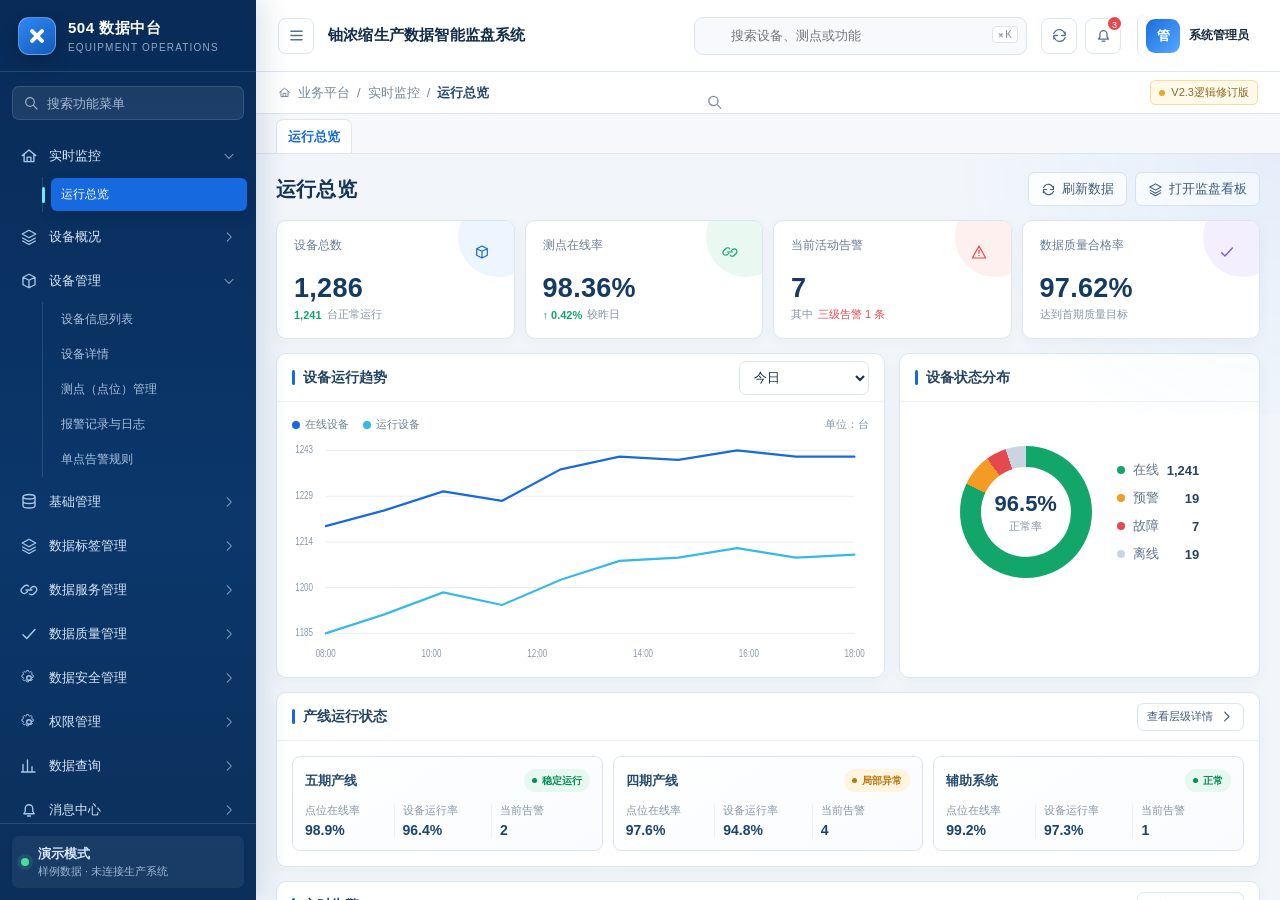
<file: v2-3/index.html>
<!doctype html>
<html lang="zh-CN">
<head>
  <meta charset="utf-8">
  <meta name="viewport" content="width=device-width,initial-scale=1">
  <title>504厂铀浓缩生产数据智能监盘系统｜业务平台原型 V2.3逻辑修订版</title>
  <style>
    :root{
      --navy:#0a2d59;--navy-2:#123f73;--blue:#1769e0;--blue-2:#2f87f6;--cyan:#34b9e9;
      --bg:#f2f6fb;--panel:#fff;--line:#dce6f1;--line-2:#edf2f7;--text:#1b2b3d;--muted:#6b7d90;
      --green:#13a66a;--orange:#f59a23;--red:#e5484d;--purple:#7759d6;--gray:#8a99aa;
      --shadow:0 10px 30px rgba(22,62,105,.08);--radius:10px;--sidebar:256px;
      --font:"HarmonyOS Sans SC","MiSans","Source Han Sans SC","Microsoft YaHei",sans-serif;
    }
    *{box-sizing:border-box}
    html,body{height:100%;margin:0}
    body{font-family:var(--font);color:var(--text);background:var(--bg);font-size:13px;overflow:hidden}
    button,input,select,textarea{font:inherit;color:inherit}
    button{cursor:pointer}
    .app{height:100%;display:grid;grid-template-columns:var(--sidebar) 1fr;transition:grid-template-columns .22s ease}
    .app.collapsed{--sidebar:76px}
    .sidebar{background:linear-gradient(180deg,#082b57 0%,#0b376b 58%,#0b2f5a 100%);color:#dceaff;overflow:hidden;display:flex;flex-direction:column;box-shadow:8px 0 26px rgba(8,39,79,.13);z-index:20}
    .brand{height:72px;display:flex;align-items:center;gap:12px;padding:0 18px;border-bottom:1px solid rgba(255,255,255,.12);flex:none}
    .brand-mark{width:38px;height:38px;border:1px solid rgba(255,255,255,.28);border-radius:11px;display:grid;place-items:center;background:linear-gradient(145deg,#2f87f6,#135bb7);box-shadow:0 7px 18px rgba(0,0,0,.2);position:relative;flex:none}
    .brand-mark:before,.brand-mark:after{content:"";position:absolute;background:#fff;border-radius:2px}
    .brand-mark:before{width:18px;height:4px;transform:rotate(45deg)}
    .brand-mark:after{width:18px;height:4px;transform:rotate(-45deg)}
    .brand-text{min-width:0;white-space:nowrap;transition:opacity .15s}
    .brand-title{font-size:15px;font-weight:700;letter-spacing:.5px;color:#fff}
    .brand-sub{font-size:10px;opacity:.65;margin-top:4px;letter-spacing:1.2px}
    .collapsed .brand{padding:0 18px}.collapsed .brand-text{opacity:0;pointer-events:none}
    .side-search{margin:14px 12px 10px;position:relative;flex:none}
    .side-search input{width:100%;height:34px;border:1px solid rgba(255,255,255,.12);background:rgba(255,255,255,.08);border-radius:7px;padding:0 12px 0 34px;color:#fff;outline:none}
    .side-search input::placeholder{color:#a7bad0}.side-search svg{position:absolute;left:11px;top:9px;width:16px;height:16px;opacity:.65}
    .collapsed .side-search{display:none}
    .nav{padding:2px 9px 30px;overflow:auto;scrollbar-width:thin;scrollbar-color:rgba(255,255,255,.18) transparent}
    .nav-group{margin:3px 0}
    .nav-head{width:100%;height:41px;border:0;background:transparent;color:#d8e7f8;border-radius:7px;display:flex;align-items:center;gap:11px;padding:0 11px;text-align:left;transition:.18s}
    .nav-head:hover{background:rgba(255,255,255,.08);color:#fff}
    .nav-head .nav-icon{width:18px;height:18px;flex:none;color:#a9c7e9}
    .nav-head .label{flex:1;white-space:nowrap}.nav-head .chev{width:14px;height:14px;opacity:.6;transition:transform .2s}
    .nav-group.open .nav-head .chev{transform:rotate(90deg)}
    .nav-children{display:none;margin:1px 0 4px 33px;border-left:1px solid rgba(255,255,255,.13);padding-left:8px}
    .nav-group.open .nav-children{display:block}
    .nav-item{width:100%;border:0;background:transparent;color:#aac1dc;text-align:left;padding:8px 10px;border-radius:6px;margin:1px 0;white-space:nowrap;font-size:12px;position:relative}
    .nav-item:hover{background:rgba(255,255,255,.08);color:#fff}.nav-item.active{background:#1769e0;color:#fff;box-shadow:0 5px 14px rgba(0,0,0,.13)}
    .nav-item.active:before{content:"";position:absolute;left:-9px;top:9px;width:3px;height:16px;background:#6ee6ff;border-radius:2px}
    .collapsed .nav{padding:10px}.collapsed .nav-head{justify-content:center;padding:0}.collapsed .nav-head .label,.collapsed .nav-head .chev,.collapsed .nav-children{display:none}.collapsed .nav-head .nav-icon{width:21px;height:21px}
    .side-foot{margin-top:auto;padding:12px;border-top:1px solid rgba(255,255,255,.12);flex:none}
    .system-state{display:flex;gap:9px;align-items:center;padding:9px;border-radius:7px;background:rgba(255,255,255,.06);white-space:nowrap}
    .state-dot{width:8px;height:8px;border-radius:50%;background:#4edc9d;box-shadow:0 0 0 4px rgba(78,220,157,.12);flex:none}
    .system-state small{display:block;color:#9db6d2;margin-top:2px}.collapsed .system-state>div:last-child{display:none}.collapsed .system-state{justify-content:center}
    .main{min-width:0;display:flex;flex-direction:column;height:100vh}
    .topbar{height:72px;display:flex;align-items:center;gap:14px;padding:0 22px;background:#fff;border-bottom:1px solid var(--line);flex:none;z-index:15}
    .icon-btn{width:36px;height:36px;border:1px solid var(--line);border-radius:8px;background:#fff;display:grid;place-items:center;color:#597089;position:relative;transition:.18s}
    .icon-btn:hover{border-color:#a9c9f2;color:var(--blue);background:#f6faff}.icon-btn svg{width:17px;height:17px}
    .top-title{min-width:260px}.top-title h1{font-size:17px;margin:0;font-weight:700;color:#122c49;letter-spacing:.2px}
    .global-search{margin-left:auto;width:min(360px,26vw);position:relative}.global-search input{width:100%;height:38px;border:1px solid var(--line);background:#f7f9fc;border-radius:9px;padding:0 38px 0 36px;outline:none;transition:.18s}.global-search input:focus{border-color:#8bbaf5;background:#fff;box-shadow:0 0 0 3px rgba(23,105,224,.08)}.global-search>svg{position:absolute;left:12px;top:10px;width:17px;color:#7c8da1}.shortcut{position:absolute;right:9px;top:9px;border:1px solid var(--line);border-radius:4px;color:#8191a4;font-size:10px;padding:2px 5px;background:#fff}
    .top-actions{display:flex;gap:8px}.badge{position:absolute;right:-3px;top:-4px;min-width:17px;height:17px;line-height:17px;border-radius:10px;background:var(--red);color:#fff;font-size:9px;text-align:center;padding:0 4px;border:2px solid #fff}
    .userbox{height:42px;display:flex;align-items:center;gap:9px;padding:0 5px 0 8px;border-left:1px solid var(--line);margin-left:2px}.avatar{width:34px;height:34px;border-radius:9px;background:linear-gradient(135deg,#1a6edc,#55a8ff);color:#fff;display:grid;place-items:center;font-weight:700}.userbox b{font-size:12px}
    .crumbbar{height:42px;padding:0 22px;display:flex;align-items:center;gap:7px;background:#fff;border-bottom:1px solid var(--line);color:#77889a;flex:none}.crumbbar svg{width:13px;height:13px}.crumb-current{color:#25486d;font-weight:600}.demo-flag{margin-left:auto;display:flex;align-items:center;gap:6px;color:#8a6b25;background:#fff9e9;border:1px solid #f4df9c;padding:4px 8px;border-radius:5px;font-size:11px}.demo-flag:before{content:"";width:6px;height:6px;border-radius:50%;background:#e7a928}
    .tabbar{height:40px;display:flex;align-items:flex-end;gap:3px;padding:0 20px;background:#f6f8fb;border-bottom:1px solid var(--line);overflow:auto;flex:none}.page-tab{height:34px;border:1px solid transparent;border-bottom:0;background:transparent;color:#667a90;border-radius:7px 7px 0 0;padding:0 11px;display:flex;align-items:center;gap:7px;white-space:nowrap}.page-tab:hover{background:#eef4fb}.page-tab.active{background:#fff;color:var(--blue);border-color:var(--line);font-weight:600}.page-tab .tab-close{opacity:.45;font-size:15px;line-height:1}.page-tab .tab-close:hover{opacity:1;color:var(--red)}
    .content{padding:18px 20px 28px;overflow:auto;flex:1;position:relative}.content:before{content:"";position:fixed;pointer-events:none;right:0;top:154px;width:420px;height:260px;background:radial-gradient(circle at top right,rgba(44,132,236,.065),transparent 66%)}
    .page-head{display:flex;align-items:center;margin-bottom:14px}.page-head h2{font-size:20px;margin:0;color:#153456;letter-spacing:.2px}.page-head-actions{margin-left:auto;display:flex;gap:8px}
    .btn{height:34px;border-radius:7px;border:1px solid var(--line);background:#fff;color:#425c76;padding:0 12px;display:inline-flex;align-items:center;justify-content:center;gap:6px;transition:.16s;white-space:nowrap}.btn:hover{border-color:#9dbde5;color:var(--blue);background:#f8fbff}.btn svg{width:15px;height:15px}.btn.primary{background:var(--blue);border-color:var(--blue);color:#fff;box-shadow:0 5px 13px rgba(23,105,224,.18)}.btn.primary:hover{background:#0f5fcf}.btn.danger{color:var(--red);border-color:#f0c6c8}.btn.danger:hover{background:#fff6f6}.btn.ghost{border-color:transparent;background:transparent}.btn.small{height:28px;padding:0 9px;font-size:11px}.btn.link{border:0;background:none;color:var(--blue);padding:0;height:auto}.btn:disabled{opacity:.45;cursor:not-allowed}
    .metric-grid{display:grid;grid-template-columns:repeat(4,minmax(0,1fr));gap:13px;margin-bottom:14px}.metric-card{background:#fff;border:1px solid var(--line);border-radius:var(--radius);padding:16px 17px;box-shadow:0 4px 13px rgba(20,59,98,.045);position:relative;overflow:hidden;min-height:105px}.metric-card:after{content:"";position:absolute;right:-24px;top:-24px;width:80px;height:80px;border-radius:50%;background:var(--tint,#eff6ff)}.metric-top{display:flex;justify-content:space-between;color:#687d93;font-size:12px}.metric-icon{width:30px;height:30px;border-radius:8px;display:grid;place-items:center;background:var(--tint,#eef5ff);color:var(--accent,var(--blue));position:relative;z-index:1}.metric-icon svg{width:16px}.metric-value{font-size:27px;font-weight:760;color:#153b64;margin:6px 0 3px;letter-spacing:.3px}.metric-foot{display:flex;align-items:center;gap:5px;font-size:11px;color:#8494a5}.metric-foot strong{color:var(--green)}
    .grid-2{display:grid;grid-template-columns:minmax(0,1.55fr) minmax(300px,.8fr);gap:14px;margin-bottom:14px}.grid-even{display:grid;grid-template-columns:repeat(2,minmax(0,1fr));gap:14px;margin-bottom:14px}.grid-3{display:grid;grid-template-columns:repeat(3,minmax(0,1fr));gap:14px;margin-bottom:14px}.panel{background:#fff;border:1px solid var(--line);border-radius:var(--radius);box-shadow:0 5px 16px rgba(24,63,103,.045);min-width:0}.panel-head{height:48px;padding:0 15px;display:flex;align-items:center;border-bottom:1px solid var(--line-2)}.panel-title{font-size:14px;font-weight:700;color:#234361;display:flex;align-items:center;gap:8px}.panel-title:before{content:"";width:3px;height:15px;border-radius:2px;background:var(--blue)}.panel-head .panel-actions{margin-left:auto;display:flex;gap:6px;align-items:center}.panel-body{padding:15px}.panel.flush .panel-body{padding:0}
    .toolbar{min-height:54px;background:#fff;border:1px solid var(--line);border-radius:var(--radius);padding:9px 12px;display:flex;align-items:center;gap:8px;margin-bottom:12px;box-shadow:0 4px 13px rgba(20,59,98,.035);flex-wrap:wrap}.toolbar .split{width:1px;height:24px;background:var(--line);margin:0 2px}.toolbar .grow{flex:1}.field{height:34px;border:1px solid var(--line);border-radius:7px;background:#fff;padding:0 10px;outline:none;min-width:130px}.field:focus{border-color:#83b2ee;box-shadow:0 0 0 3px rgba(23,105,224,.07)}.field.search{padding-left:32px}.input-wrap{position:relative}.input-wrap svg{position:absolute;left:10px;top:9px;width:15px;color:#8293a7}.field-label{font-size:11px;color:var(--muted);margin-right:-3px}.date-field{min-width:154px}
    .table-wrap{overflow:auto}.data-table{width:100%;border-collapse:collapse;white-space:nowrap}.data-table th{height:40px;background:#f6f9fc;color:#5d7287;font-size:11px;text-align:left;font-weight:650;padding:0 12px;border-bottom:1px solid var(--line)}.data-table td{height:45px;padding:0 12px;border-bottom:1px solid var(--line-2);color:#344c64}.data-table tbody tr{transition:.13s}.data-table tbody tr:hover{background:#f7fbff}.data-table tbody tr:last-child td{border-bottom:0}.cell-main{font-weight:600;color:#203d5c}.cell-sub{font-size:10px;color:#8a99a9;margin-top:3px}.actions{display:flex;align-items:center;gap:10px}.action-link{border:0;background:none;padding:0;color:#2a6fc6;font-size:11px}.action-link:hover{text-decoration:underline}.action-link.danger{color:var(--red)}.checkbox{accent-color:var(--blue)}
    .tag{display:inline-flex;align-items:center;gap:5px;height:23px;padding:0 8px;border-radius:12px;font-size:10px;font-weight:600;background:#edf3f8;color:#67798b}.tag:before{content:"";width:5px;height:5px;border-radius:50%;background:currentColor}.tag.green{color:#078a55;background:#e7f8f0}.tag.red{color:#c83d43;background:#ffebec}.tag.orange{color:#b8750d;background:#fff4df}.tag.blue{color:#1769e0;background:#eaf3ff}.tag.purple{color:#6d4dc7;background:#f1edff}.tag.gray{color:#758596;background:#eef1f5}.tag.no-dot:before{display:none}.tag.square{border-radius:4px}
    .pager{height:48px;border-top:1px solid var(--line-2);display:flex;align-items:center;padding:0 14px;color:#7a8b9c}.pager .pages{margin-left:auto;display:flex;gap:4px}.page-num{width:27px;height:27px;border:1px solid var(--line);border-radius:5px;background:#fff;display:grid;place-items:center;color:#607387}.page-num.active{background:var(--blue);border-color:var(--blue);color:#fff}
    .chart-box{height:230px;position:relative}.chart-svg{width:100%;height:100%;overflow:visible}.chart-grid{stroke:#e9eef5;stroke-width:1}.chart-label{fill:#8a99aa;font-size:10px}.chart-line{fill:none;stroke-width:2.2;stroke-linejoin:round;stroke-linecap:round}.chart-area{opacity:.1}.legend{display:flex;gap:14px;font-size:11px;color:#6f8194;align-items:center}.legend span{display:flex;align-items:center;gap:5px}.legend i{width:8px;height:8px;border-radius:50%;display:inline-block}
    .donut-wrap{display:flex;align-items:center;justify-content:center;gap:25px;height:190px}.donut{width:132px;height:132px;border-radius:50%;background:conic-gradient(var(--green) 0 82%,var(--orange) 82% 90%,var(--red) 90% 95%,#cbd5e1 95%);position:relative}.donut:after{content:"";position:absolute;inset:21px;background:#fff;border-radius:50%}.donut-center{position:absolute;inset:0;display:grid;place-content:center;text-align:center;z-index:1}.donut-center b{font-size:22px;color:#173d65}.donut-center small{color:#8191a2;margin-top:3px}.legend-list{display:grid;gap:10px}.legend-row{display:flex;align-items:center;gap:8px;color:#607387}.legend-row i{width:8px;height:8px;border-radius:50%}.legend-row b{margin-left:auto;color:#28435f}
    .summary-pies{display:grid;grid-template-columns:repeat(4,minmax(0,1fr));gap:12px}.summary-pie{border:1px solid var(--line);border-radius:9px;padding:14px 10px;text-align:center;background:#fbfdff}.summary-ring{--value:80%;--ring:var(--blue);width:104px;height:104px;margin:0 auto 10px;border-radius:50%;background:conic-gradient(var(--ring) 0 var(--value),#e8eef5 var(--value));position:relative;display:grid;place-items:center}.summary-ring:after{content:"";position:absolute;inset:15px;border-radius:50%;background:#fff}.summary-ring b{position:relative;z-index:1;font-size:19px;color:#173d65}.summary-pie span{font-size:12px;color:#526b84;font-weight:600}.attachment-grid{display:grid;grid-template-columns:minmax(280px,.9fr) minmax(320px,1.1fr);gap:14px}.photo-stage{height:250px;border:1px solid #c8d9eb;border-radius:10px;background:linear-gradient(145deg,#eaf3fb,#cfe1f1);display:grid;place-items:center;position:relative;overflow:hidden}.photo-machine{width:72%;height:112px;border:3px solid #5d82a7;border-radius:32px;background:linear-gradient(#f9fcff,#d9e7f3);position:relative;box-shadow:0 18px 35px rgba(35,76,117,.16)}.photo-machine:before,.photo-machine:after{content:"";position:absolute;top:28px;width:62px;height:58px;border:3px solid #5d82a7;background:#f5f9fd;border-radius:10px}.photo-machine:before{left:-42px}.photo-machine:after{right:-42px}.photo-caption{position:absolute;left:12px;bottom:10px;background:rgba(9,45,86,.8);color:#fff;border-radius:5px;padding:6px 9px;font-size:11px}.file-list{display:grid;gap:9px}.file-row{display:flex;align-items:center;gap:10px;border:1px solid var(--line);border-radius:8px;padding:11px;background:#fff}.file-row svg{width:18px;color:var(--blue)}.file-row div{min-width:0;flex:1}.file-row b{display:block;color:#294765}.file-row small{color:#8796a6}.userbox{cursor:pointer;border-radius:8px;padding-right:9px}.userbox:hover{background:#f5f9fe}
    .line-cards{display:grid;grid-template-columns:repeat(3,1fr);gap:10px}.line-card{border:1px solid var(--line);border-radius:8px;padding:12px;background:linear-gradient(145deg,#fff,#f9fbfe);transition:.16s}.line-card:hover{border-color:#9dc2f0;transform:translateY(-1px)}.line-card-top{display:flex;justify-content:space-between;align-items:center}.line-name{font-weight:700;color:#25496e}.line-stats{display:grid;grid-template-columns:repeat(3,1fr);margin-top:12px;gap:8px}.line-stats div{border-right:1px solid var(--line-2)}.line-stats div:last-child{border:0}.line-stats small{color:#8796a7;display:block}.line-stats b{font-size:14px;color:#1d456c;display:block;margin-top:4px}
    .tree-layout{display:grid;grid-template-columns:280px minmax(0,1fr);gap:14px}.tree{font-size:12px}.tree ul{list-style:none;padding-left:19px;margin:3px 0}.tree>ul{padding-left:0}.tree-node{height:31px;display:flex;align-items:center;gap:7px;border-radius:6px;padding:0 7px;color:#50677e;cursor:pointer}.tree-node:hover{background:#f0f6fd;color:var(--blue)}.tree-node.selected{background:#eaf3ff;color:#1769e0;font-weight:650}.tree-node svg{width:14px}.tree-count{margin-left:auto;color:#94a2b1;font-size:10px}.tree-caret{font-size:10px;color:#91a0b0}
    .device-summary{display:grid;grid-template-columns:repeat(3,1fr);gap:10px;margin-bottom:13px}.mini-card{border:1px solid var(--line);border-radius:8px;padding:12px;background:#fff}.mini-card small{color:#7f90a2}.mini-card b{display:block;font-size:18px;margin-top:6px;color:#1d4770}.device-tiles{display:grid;grid-template-columns:repeat(3,1fr);gap:10px}.device-tile{border:1px solid var(--line);border-radius:8px;padding:12px;cursor:pointer;transition:.15s;background:#fff}.device-tile:hover{border-color:#84b4ef;box-shadow:0 6px 16px rgba(23,105,224,.08)}.device-tile-head{display:flex;align-items:center;gap:8px}.device-icon{width:30px;height:30px;border-radius:7px;background:#edf5ff;color:var(--blue);display:grid;place-items:center}.device-icon svg{width:16px}.device-tile p{font-size:11px;color:#7b8c9e;margin:8px 0}.device-tile-foot{display:flex;justify-content:space-between;font-size:10px;color:#8494a5}
    .tabs{display:flex;gap:3px;border-bottom:1px solid var(--line);margin-bottom:14px;overflow:auto}.inner-tab{height:38px;border:0;border-bottom:2px solid transparent;background:transparent;color:#65798e;padding:0 15px;white-space:nowrap}.inner-tab.active{color:var(--blue);border-color:var(--blue);font-weight:650}
    .detail-hero{background:linear-gradient(110deg,#0d4f97,#1877da);color:#fff;border-radius:10px;padding:17px 19px;display:flex;align-items:center;gap:15px;margin-bottom:14px;position:relative;overflow:hidden}.detail-hero:after{content:"";position:absolute;width:260px;height:260px;border:1px solid rgba(255,255,255,.09);border-radius:50%;right:-90px;top:-100px;box-shadow:0 0 0 35px rgba(255,255,255,.035)}.detail-hero .device-icon{width:48px;height:48px;background:rgba(255,255,255,.14);color:#fff;position:relative;z-index:1}.detail-hero h2{font-size:18px;margin:0 0 5px}.detail-hero p{margin:0;color:#d5e8fb}.detail-hero-actions{margin-left:auto;display:flex;gap:8px;position:relative;z-index:1}.detail-hero .btn{background:rgba(255,255,255,.11);border-color:rgba(255,255,255,.25);color:#fff}
    .desc-grid{display:grid;grid-template-columns:repeat(3,1fr);gap:0;border:1px solid var(--line);border-radius:8px;overflow:hidden}.desc-item{padding:12px 14px;border-right:1px solid var(--line-2);border-bottom:1px solid var(--line-2)}.desc-item:nth-child(3n){border-right:0}.desc-item:nth-last-child(-n+3){border-bottom:0}.desc-item small{display:block;color:#8595a6;margin-bottom:5px}.desc-item b{font-weight:600;color:#2d4965}
    .progress{height:7px;background:#eaf0f6;border-radius:7px;overflow:hidden}.progress span{display:block;height:100%;border-radius:7px;background:linear-gradient(90deg,var(--blue),var(--cyan))}.progress.green span{background:var(--green)}.progress.orange span{background:var(--orange)}.progress.red span{background:var(--red)}
    .timeline{padding:4px 4px 4px 10px}.timeline-item{position:relative;padding:0 0 18px 23px;border-left:1px solid #dbe5ef}.timeline-item:last-child{border-left-color:transparent;padding-bottom:0}.timeline-item:before{content:"";position:absolute;left:-5px;top:2px;width:9px;height:9px;border-radius:50%;background:#fff;border:2px solid var(--blue)}.timeline-item.done:before{background:var(--blue)}.timeline-item b{font-size:12px;color:#2c4863}.timeline-item p{margin:4px 0 0;color:#7b8c9e;font-size:11px}.timeline-item time{display:block;color:#9aa7b4;font-size:10px;margin-top:3px}
    .status-flow{display:flex;align-items:center;gap:0;padding:13px 16px;background:#f8fbfe;border:1px solid var(--line);border-radius:8px;margin-bottom:14px}.flow-step{flex:1;text-align:center;position:relative;color:#8a99a9;font-size:11px}.flow-step:before{content:"";display:block;width:22px;height:22px;border:2px solid #cbd7e4;background:#fff;border-radius:50%;margin:0 auto 5px;position:relative;z-index:1}.flow-step:after{content:"";position:absolute;top:11px;left:50%;width:100%;height:2px;background:#dce5ef}.flow-step:last-child:after{display:none}.flow-step.done{color:var(--blue);font-weight:600}.flow-step.done:before{border-color:var(--blue);background:var(--blue);box-shadow:inset 0 0 0 5px #fff}.flow-step.done:after{background:#6da8ee}.flow-step.current:before{box-shadow:0 0 0 4px rgba(23,105,224,.12),inset 0 0 0 5px #fff}
    .quality-score{display:flex;align-items:center;gap:18px}.score-ring{width:104px;height:104px;border-radius:50%;background:conic-gradient(var(--blue) 0 97.6%,#e5ebf2 97.6%);position:relative;display:grid;place-items:center}.score-ring:after{content:"";position:absolute;inset:11px;border-radius:50%;background:#fff}.score-ring b{font-size:23px;color:#154b80;z-index:1}.score-notes{display:grid;gap:8px;flex:1}.score-note{display:flex;justify-content:space-between;color:#6f8193}.score-note b{color:#294966}
    .empty{padding:45px 20px;text-align:center;color:#8494a5}.empty svg{width:42px;height:42px;color:#b9c6d4;margin-bottom:10px}.empty b{display:block;color:#667a8e;margin-bottom:5px}
    .notice{padding:10px 12px;border:1px solid #cfe1f6;background:#f1f7ff;color:#42698f;border-radius:7px;display:flex;gap:8px;align-items:flex-start;font-size:11px}.notice.warn{border-color:#f4dcaa;background:#fff9eb;color:#8b6a25}.notice svg{width:15px;height:15px;flex:none;margin-top:1px}
    .overlay{position:fixed;inset:0;background:rgba(9,27,47,.38);backdrop-filter:blur(2px);z-index:100;display:flex;align-items:center;justify-content:center;padding:24px;animation:fadeIn .16s}.modal{width:min(610px,94vw);max-height:86vh;background:#fff;border-radius:12px;box-shadow:0 25px 70px rgba(4,25,50,.28);display:flex;flex-direction:column;animation:pop .18s}.modal.wide{width:min(850px,94vw)}.modal-head{height:55px;padding:0 18px;display:flex;align-items:center;border-bottom:1px solid var(--line);flex:none}.modal-head h3{margin:0;font-size:15px;color:#203e5d}.modal-close{margin-left:auto;border:0;background:none;color:#8191a3;font-size:22px}.modal-body{padding:18px;overflow:auto}.modal-foot{height:58px;padding:0 18px;display:flex;align-items:center;justify-content:flex-end;gap:8px;border-top:1px solid var(--line);flex:none}.form-grid{display:grid;grid-template-columns:repeat(2,1fr);gap:14px}.form-row{display:grid;gap:6px}.form-row.full{grid-column:1/-1}.form-row label{font-size:11px;color:#61758a}.form-row label em{color:var(--red);font-style:normal;margin-right:2px}.form-control{height:36px;border:1px solid var(--line);border-radius:7px;padding:0 10px;outline:none;background:#fff}.form-control:focus{border-color:#78aaea;box-shadow:0 0 0 3px rgba(23,105,224,.07)}textarea.form-control{height:76px;padding-top:9px;resize:vertical}.help{font-size:10px;color:#94a1af}.stepper{display:flex;margin:0 0 20px}.step{flex:1;text-align:center;color:#8b9baa;position:relative;font-size:11px}.step:before{content:attr(data-step);display:grid;place-items:center;width:25px;height:25px;margin:0 auto 6px;border-radius:50%;border:1px solid #cdd8e4;background:#fff;position:relative;z-index:1}.step:after{content:"";position:absolute;top:12px;left:50%;width:100%;height:1px;background:#dce5ee}.step:last-child:after{display:none}.step.active{color:var(--blue);font-weight:600}.step.active:before{background:var(--blue);border-color:var(--blue);color:#fff}.upload-zone{border:1px dashed #9fc0e6;background:#f8fbff;border-radius:9px;padding:32px;text-align:center;color:#74879a}.upload-zone svg{width:34px;height:34px;color:var(--blue);margin-bottom:7px}.upload-zone b{display:block;color:#315679;margin-bottom:5px}
    .tag-cloud{display:flex;flex-wrap:wrap;gap:8px}.tag-chip{height:30px;border:1px solid #bfd4ec;border-radius:6px;background:#f7fbff;color:#37618a;padding:0 10px;display:inline-flex;align-items:center;gap:7px}.tag-chip:before{content:"#";color:var(--blue);font-weight:700}.tag-chip.selected{background:#e9f3ff;border-color:#6ca5e9;color:#155ebc;box-shadow:0 0 0 2px rgba(23,105,224,.06)}.tag-chip.selected:after{content:"✓";font-weight:700}.catalog-list{display:grid;gap:8px}.catalog-item{border:1px solid var(--line);border-radius:8px;padding:12px;display:flex;align-items:center;gap:11px;background:#fff}.catalog-item:hover{border-color:#a9c8ed}.catalog-icon{width:34px;height:34px;border-radius:8px;background:#eaf3ff;color:var(--blue);display:grid;place-items:center}.catalog-icon svg{width:17px}.catalog-item>div{min-width:0;flex:1}.catalog-item b{display:block;color:#274765}.catalog-item small{display:block;color:#8495a6;margin-top:3px}.publish-summary{display:grid;grid-template-columns:repeat(2,minmax(0,1fr));gap:10px}.publish-summary>div{border:1px solid var(--line);border-radius:8px;padding:12px;background:#fbfdff}.publish-summary small{display:block;color:#7e91a4;margin-bottom:5px}.publish-summary b{color:#244d74}.mask-preview{display:grid;grid-template-columns:1fr 38px 1fr;align-items:center;gap:10px}.mask-value{border:1px solid var(--line);border-radius:8px;background:#f8fafc;padding:13px}.mask-value small{display:block;color:#8092a5;margin-bottom:6px}.mask-value b{font-family:ui-monospace,SFMono-Regular,Menlo,monospace;color:#234868}.mask-arrow{text-align:center;color:var(--blue);font-size:20px}.risk-strip{display:grid;grid-template-columns:repeat(3,1fr);gap:10px}.risk-card{border:1px solid var(--line);border-radius:8px;padding:12px;background:#fff}.risk-card small{color:#7b8fa3}.risk-card b{display:block;font-size:18px;margin-top:6px;color:#1c4772}.risk-card.warn{border-color:#f3d9a7;background:#fffaf1}.risk-card.danger{border-color:#f1c4c7;background:#fff7f7}
    .drawer-overlay{position:fixed;inset:0;background:rgba(9,27,47,.24);z-index:90;animation:fadeIn .16s}.drawer{position:absolute;right:0;top:0;height:100%;width:min(560px,90vw);background:#fff;box-shadow:-18px 0 45px rgba(6,32,59,.16);display:flex;flex-direction:column;animation:slideIn .2s}.drawer-head{height:60px;padding:0 19px;display:flex;align-items:center;border-bottom:1px solid var(--line)}.drawer-head h3{margin:0;font-size:16px}.drawer-body{padding:18px;overflow:auto}.drawer-close{margin-left:auto;border:0;background:none;font-size:22px;color:#8292a4}
    .toast-root{position:fixed;right:22px;top:84px;z-index:200;display:grid;gap:8px}.toast{min-width:280px;max-width:360px;background:#fff;border:1px solid var(--line);border-left:4px solid var(--green);border-radius:8px;box-shadow:0 15px 35px rgba(13,47,83,.16);padding:11px 13px;display:flex;align-items:flex-start;gap:9px;animation:toastIn .22s}.toast.error{border-left-color:var(--red)}.toast.warn{border-left-color:var(--orange)}.toast svg{width:17px;color:var(--green);flex:none}.toast.error svg{color:var(--red)}.toast.warn svg{color:var(--orange)}.toast b{display:block;font-size:12px}.toast p{margin:3px 0 0;color:#7d8c9b;font-size:10px}
    .popover{position:fixed;z-index:60;background:#fff;border:1px solid var(--line);border-radius:9px;box-shadow:0 15px 38px rgba(10,42,75,.15);padding:8px;min-width:320px}.search-results{top:62px;right:244px}.popover-item{padding:10px;border-radius:6px;display:flex;align-items:center;gap:9px;cursor:pointer}.popover-item:hover{background:#f1f7fe}.popover-item svg{width:16px;color:var(--blue)}.popover-item small{display:block;color:#8998a7;margin-top:3px}.notif-panel{top:62px;right:82px;width:360px}.notif-head{display:flex;align-items:center;padding:8px 9px 12px;border-bottom:1px solid var(--line)}.notif-head b{font-size:13px}.notif-head button{margin-left:auto}.notif-item{padding:11px 9px;border-bottom:1px solid var(--line-2);display:grid;grid-template-columns:8px 1fr;gap:9px}.notif-item:last-child{border:0}.notif-dot{width:7px;height:7px;border-radius:50%;background:var(--red);margin-top:5px}.notif-item b{font-size:11px}.notif-item p{margin:4px 0;color:#7d8d9e;font-size:10px}.notif-item time{color:#9aa7b4;font-size:9px}
    .kpi-row{display:flex;gap:10px;align-items:end}.kpi-bar{flex:1}.kpi-bar-head{display:flex;justify-content:space-between;margin-bottom:6px;color:#66798d}.kpi-bar-head b{color:#274968}.api-key{font-family:ui-monospace,SFMono-Regular,Menlo,monospace;background:#f3f6fa;border:1px solid var(--line);padding:4px 7px;border-radius:5px;font-size:10px;color:#50677e}.method{font-weight:800;font-size:10px}.method.get{color:#087a4e}.method.post{color:#1769e0}.method.put{color:#a46a0c}
    @keyframes fadeIn{from{opacity:0}to{opacity:1}}@keyframes pop{from{opacity:0;transform:translateY(8px) scale(.985)}to{opacity:1;transform:none}}@keyframes slideIn{from{transform:translateX(30px);opacity:.5}to{transform:none;opacity:1}}@keyframes toastIn{from{transform:translateX(25px);opacity:0}to{transform:none;opacity:1}}
    @media(max-width:1450px){.metric-grid{gap:10px}.grid-2{grid-template-columns:minmax(0,1.35fr) minmax(290px,.8fr)}.device-tiles{grid-template-columns:repeat(2,1fr)}.top-title{min-width:210px}.top-title h1{font-size:15px}}
    @media(max-width:1180px){:root{--sidebar:224px}.metric-grid{grid-template-columns:repeat(2,1fr)}.grid-2,.grid-even{grid-template-columns:1fr}.tree-layout{grid-template-columns:240px 1fr}.userbox>div:last-child{display:none}.global-search{width:250px}.desc-grid{grid-template-columns:repeat(2,1fr)}.desc-item:nth-child(3n){border-right:1px solid var(--line-2)}.desc-item:nth-child(2n){border-right:0}}
  </style>
</head>
<body>
  <svg aria-hidden="true" style="position:absolute;width:0;height:0;overflow:hidden">
    <defs>
      <symbol id="i-home" viewBox="0 0 24 24"><path d="M3 11.5 12 4l9 7.5M5.5 10v9.5h13V10M9.5 19.5v-6h5v6" fill="none" stroke="currentColor" stroke-width="1.8" stroke-linecap="round" stroke-linejoin="round"/></symbol>
      <symbol id="i-layers" viewBox="0 0 24 24"><path d="m12 3 9 5-9 5-9-5 9-5Zm-9 10 9 5 9-5M3 17l9 5 9-5" fill="none" stroke="currentColor" stroke-width="1.8" stroke-linejoin="round"/></symbol>
      <symbol id="i-box" viewBox="0 0 24 24"><path d="m4 7 8-4 8 4-8 4-8-4Zm0 0v10l8 4 8-4V7M12 11v10" fill="none" stroke="currentColor" stroke-width="1.8" stroke-linejoin="round"/></symbol>
      <symbol id="i-clipboard" viewBox="0 0 24 24"><path d="M8 5H5v16h14V5h-3M9 3h6l1 4H8l1-4Zm0 9h6m-6 4h5" fill="none" stroke="currentColor" stroke-width="1.8" stroke-linecap="round" stroke-linejoin="round"/></symbol>
      <symbol id="i-database" viewBox="0 0 24 24"><ellipse cx="12" cy="5" rx="8" ry="3" fill="none" stroke="currentColor" stroke-width="1.8"/><path d="M4 5v6c0 1.7 3.6 3 8 3s8-1.3 8-3V5M4 11v6c0 1.7 3.6 3 8 3s8-1.3 8-3v-6" fill="none" stroke="currentColor" stroke-width="1.8"/></symbol>
      <symbol id="i-settings" viewBox="0 0 24 24"><circle cx="12" cy="12" r="3" fill="none" stroke="currentColor" stroke-width="1.8"/><path d="M19 13.5v-3l-2.2-.6a7 7 0 0 0-.7-1.6l1.2-2-2.1-2.1-2 1.2a7 7 0 0 0-1.7-.7L11 2.5H8l-.6 2.2a7 7 0 0 0-1.6.7l-2-1.2-2.1 2.1 1.2 2a7 7 0 0 0-.7 1.6L0 10.5v3l2.2.6c.2.6.4 1.1.7 1.6l-1.2 2 2.1 2.1 2-1.2c.5.3 1 .6 1.6.7l.6 2.2h3l.6-2.2c.6-.2 1.1-.4 1.7-.7l2 1.2 2.1-2.1-1.2-2c.3-.5.6-1 .7-1.6l2.1-.6Z" fill="none" stroke="currentColor" stroke-width="1.5" stroke-linejoin="round" transform="translate(2.5 0) scale(.8)"/></symbol>
      <symbol id="i-chart" viewBox="0 0 24 24"><path d="M4 20V10m6 10V4m6 16v-7m4 7H2" fill="none" stroke="currentColor" stroke-width="1.8" stroke-linecap="round"/></symbol>
      <symbol id="i-bell" viewBox="0 0 24 24"><path d="M5 17h14l-2-3v-4a5 5 0 0 0-10 0v4l-2 3Zm5 3h4" fill="none" stroke="currentColor" stroke-width="1.8" stroke-linecap="round" stroke-linejoin="round"/></symbol>
      <symbol id="i-log" viewBox="0 0 24 24"><path d="M4 3h12v18H4V3Zm4 5h5m-5 4h5m-5 4h4m7-8v8m-3-3 3 3 3-3" fill="none" stroke="currentColor" stroke-width="1.8" stroke-linecap="round" stroke-linejoin="round"/></symbol>
      <symbol id="i-search" viewBox="0 0 24 24"><circle cx="10.5" cy="10.5" r="6.5" fill="none" stroke="currentColor" stroke-width="1.8"/><path d="m16 16 5 5" fill="none" stroke="currentColor" stroke-width="1.8" stroke-linecap="round"/></symbol>
      <symbol id="i-plus" viewBox="0 0 24 24"><path d="M12 4v16M4 12h16" fill="none" stroke="currentColor" stroke-width="1.8" stroke-linecap="round"/></symbol>
      <symbol id="i-download" viewBox="0 0 24 24"><path d="M12 3v12m-5-5 5 5 5-5M4 19h16" fill="none" stroke="currentColor" stroke-width="1.8" stroke-linecap="round" stroke-linejoin="round"/></symbol>
      <symbol id="i-upload" viewBox="0 0 24 24"><path d="M12 17V5m-5 5 5-5 5 5M4 20h16" fill="none" stroke="currentColor" stroke-width="1.8" stroke-linecap="round" stroke-linejoin="round"/></symbol>
      <symbol id="i-refresh" viewBox="0 0 24 24"><path d="M20 7v5h-5M4 17v-5h5m10.2-3A8 8 0 0 0 6 6l-2 3m16 6-2 3a8 8 0 0 1-13.2-3" fill="none" stroke="currentColor" stroke-width="1.8" stroke-linecap="round" stroke-linejoin="round"/></symbol>
      <symbol id="i-eye" viewBox="0 0 24 24"><path d="M2.5 12s3.5-6 9.5-6 9.5 6 9.5 6-3.5 6-9.5 6-9.5-6-9.5-6Z" fill="none" stroke="currentColor" stroke-width="1.8"/><circle cx="12" cy="12" r="2.5" fill="none" stroke="currentColor" stroke-width="1.8"/></symbol>
      <symbol id="i-edit" viewBox="0 0 24 24"><path d="m14 5 5 5M4 20l1.3-5.3L16.5 3.5a2.1 2.1 0 0 1 3 3L8.3 17.7 4 20Z" fill="none" stroke="currentColor" stroke-width="1.8" stroke-linejoin="round"/></symbol>
      <symbol id="i-trash" viewBox="0 0 24 24"><path d="M4 7h16M9 7V4h6v3m3 0-1 14H7L6 7m4 4v6m4-6v6" fill="none" stroke="currentColor" stroke-width="1.8" stroke-linecap="round" stroke-linejoin="round"/></symbol>
      <symbol id="i-check" viewBox="0 0 24 24"><path d="m4 13 5 5L20 6" fill="none" stroke="currentColor" stroke-width="2" stroke-linecap="round" stroke-linejoin="round"/></symbol>
      <symbol id="i-warning" viewBox="0 0 24 24"><path d="m12 3 10 18H2L12 3Zm0 6v5m0 3v.2" fill="none" stroke="currentColor" stroke-width="1.8" stroke-linecap="round" stroke-linejoin="round"/></symbol>
      <symbol id="i-clock" viewBox="0 0 24 24"><circle cx="12" cy="12" r="9" fill="none" stroke="currentColor" stroke-width="1.8"/><path d="M12 7v5l3 2" fill="none" stroke="currentColor" stroke-width="1.8" stroke-linecap="round"/></symbol>
      <symbol id="i-user" viewBox="0 0 24 24"><circle cx="12" cy="8" r="4" fill="none" stroke="currentColor" stroke-width="1.8"/><path d="M4 21a8 8 0 0 1 16 0" fill="none" stroke="currentColor" stroke-width="1.8"/></symbol>
      <symbol id="i-link" viewBox="0 0 24 24"><path d="M10 14 8.5 15.5a4 4 0 0 1-5.7-5.7l3-3a4 4 0 0 1 5.7 0M14 10l1.5-1.5a4 4 0 0 1 5.7 5.7l-3 3a4 4 0 0 1-5.7 0M8 12h8" fill="none" stroke="currentColor" stroke-width="1.8" stroke-linecap="round"/></symbol>
      <symbol id="i-chevron" viewBox="0 0 24 24"><path d="m9 5 7 7-7 7" fill="none" stroke="currentColor" stroke-width="1.8" stroke-linecap="round" stroke-linejoin="round"/></symbol>
      <symbol id="i-menu" viewBox="0 0 24 24"><path d="M4 6h16M4 12h16M4 18h16" fill="none" stroke="currentColor" stroke-width="1.8" stroke-linecap="round"/></symbol>
      <symbol id="i-file" viewBox="0 0 24 24"><path d="M6 3h8l4 4v14H6V3Zm8 0v5h5M9 12h6m-6 4h6" fill="none" stroke="currentColor" stroke-width="1.8" stroke-linejoin="round"/></symbol>
      <symbol id="i-more" viewBox="0 0 24 24"><circle cx="5" cy="12" r="1.5" fill="currentColor"/><circle cx="12" cy="12" r="1.5" fill="currentColor"/><circle cx="19" cy="12" r="1.5" fill="currentColor"/></symbol>
    </defs>
  </svg>
  <div class="app" id="app">
    <aside class="sidebar">
      <div class="brand"><div class="brand-mark"></div><div class="brand-text"><div class="brand-title">504 数据中台</div><div class="brand-sub">EQUIPMENT OPERATIONS</div></div></div>
      <div class="side-search"><svg><use href="#i-search"/></svg><input id="menuSearch" placeholder="搜索功能菜单"></div>
      <nav class="nav" id="nav"></nav>
      <div class="side-foot"><div class="system-state"><span class="state-dot"></span><div><b>演示模式</b><small>样例数据 · 未连接生产系统</small></div></div></div>
    </aside>
    <section class="main">
      <header class="topbar">
        <button class="icon-btn" data-action="collapse" title="收起菜单"><svg><use href="#i-menu"/></svg></button>
        <div class="top-title"><h1>铀浓缩生产数据智能监盘系统</h1></div>
        <div class="global-search"><svg><use href="#i-search"/></svg><input id="globalSearch" placeholder="搜索设备、测点或功能"><span class="shortcut">⌘ K</span></div>
        <div class="top-actions">
          <button class="icon-btn" data-action="refresh" title="刷新数据"><svg><use href="#i-refresh"/></svg></button>
          <button class="icon-btn" data-action="notifications" title="消息通知"><svg><use href="#i-bell"/></svg><span class="badge" id="notifyBadge">3</span></button>
        </div>
        <div class="userbox" data-action="personal-settings" title="个人设置"><div class="avatar">管</div><div><b>系统管理员</b></div></div>
      </header>
      <div class="crumbbar"><svg><use href="#i-home"/></svg><span>业务平台</span><span>/</span><span id="crumbParent">实时监控</span><span>/</span><span class="crumb-current" id="crumbCurrent">运行总览</span><span class="demo-flag">V2.3逻辑修订版</span></div>
      <div class="tabbar" id="tabbar"></div>
      <main class="content" id="content"></main>
    </section>
  </div>
  <div id="floating"></div>
  <div class="toast-root" id="toastRoot"></div>
  <script>
  "use strict";
  // 客户评审原型 V2.2：补充标签、服务、质量和安全管理，全部状态仅保存在当前页面内存中。
  const menuGroups = [
    {id:"monitor",label:"实时监控",icon:"home",pages:[{id:"dashboard",label:"运行总览"}]},
    {id:"overview",label:"设备概况",icon:"layers",pages:[{id:"hierarchy",label:"层级浏览"}]},
    {id:"equipment",label:"设备管理",icon:"box",pages:[{id:"devices",label:"设备信息列表"},{id:"device-detail",label:"设备详情"},{id:"points",label:"测点（点位）管理"},{id:"alarms",label:"报警记录与日志"},{id:"rules",label:"单点告警规则"}]},
    {id:"basic",label:"基础管理",icon:"database",pages:[{id:"org-lines",label:"组织关系"},{id:"device-dicts",label:"设备类型/型号/制造商"},{id:"data-dict",label:"分层数据字典"}]},
    {id:"data-tags",label:"数据标签管理",icon:"layers",pages:[{id:"tag-categories",label:"数据标签分类"},{id:"tag-management",label:"数据标签管理"},{id:"asset-tags",label:"数据资产标签"}]},
    {id:"data-services",label:"数据服务管理",icon:"link",pages:[{id:"service-categories",label:"服务分类"},{id:"service-management",label:"服务管理"},{id:"service-publish",label:"服务发布"},{id:"service-approval",label:"服务审批"},{id:"service-application",label:"服务申请"},{id:"service-records",label:"服务记录"}]},
    {id:"data-quality",label:"数据质量管理",icon:"check",pages:[{id:"quality-rules",label:"质量规则管理"},{id:"quality-items",label:"质检项管理"},{id:"quality-tasks",label:"质量任务管理"},{id:"quality-reports",label:"质量报告管理"}]},
    {id:"data-security",label:"数据安全管理",icon:"settings",pages:[{id:"security-standards",label:"安全规范"},{id:"masking-rules",label:"脱敏规则"},{id:"security-management",label:"安全管理"}]},
    {id:"system",label:"权限管理",icon:"settings",pages:[{id:"users-roles",label:"用户/角色/权限"}]},
    {id:"analysis",label:"数据查询",icon:"chart",pages:[{id:"point-query",label:"点位数据查询"}]},
    {id:"message",label:"消息中心",icon:"bell",pages:[{id:"messages",label:"消息列表"}]},
    {id:"platform-log",label:"平台日志",icon:"log",pages:[{id:"logs",label:"操作日志"}]}
  ];
  const pageMeta = {};
  menuGroups.forEach(g=>g.pages.forEach(p=>pageMeta[p.id]={...p,parent:g.label,group:g.id,icon:g.icon}));
  const state = {
    active:"dashboard", openTabs:["dashboard"], expanded:new Set(["monitor","equipment"]), selectedDevice:"DEV-5-001", deviceTab:"base", logTab:"operation", dictTab:"type", settingsTab:"platform", queryMode:"history", publishStep:1, publishTags:new Set(["核心设备","压力测点"]), publishAssets:new Set(["五期级联机组 01"]),
    devices:[
      {code:"DEV-5-001",name:"五期级联机组 01",type:"级联设备",model:"JL-5000",maker:"中核装备",line:"五期产线",status:"在线",grade:"核心",points:328,updated:"刚刚"},
      {code:"DEV-5-012",name:"A型架 12",type:"A型架",model:"AJ-220",maker:"中核装备",line:"五期产线",status:"告警",grade:"重要",points:86,updated:"12 秒前"},
      {code:"DEV-4-006",name:"四期压保设备 06",type:"压保设备",model:"YB-410",maker:"华北仪控",line:"四期产线",status:"在线",grade:"核心",points:124,updated:"5 秒前"},
      {code:"DEV-4-018",name:"四期清保设备 18",type:"清保设备",model:"QB-310",maker:"华北仪控",line:"四期产线",status:"离线",grade:"重要",points:72,updated:"18 分钟前"},
      {code:"DEV-A-003",name:"辅助系统循环水泵 03",type:"动力设备",model:"XH-80",maker:"天工机电",line:"辅助系统",status:"在线",grade:"一般",points:24,updated:"3 秒前"},
      {code:"DEV-A-011",name:"辅助系统空压机 02",type:"动力设备",model:"KY-120",maker:"天工机电",line:"辅助系统",status:"检修",grade:"重要",points:41,updated:"2 小时前"}
    ],
    points:[
      {code:"P5-JL01-PT101",name:"入口压力",address:"DB21.DBD104",unit:"kPa",range:"0～160",type:"浮点型",freq:"1 秒",device:"五期级联机组 01",grade:"核心",value:"86.42",status:"正常",bind:"机组/入口管段"},
      {code:"P5-JL01-TT102",name:"轴承温度",address:"DB21.DBD108",unit:"℃",range:"-20～180",type:"浮点型",freq:"1 秒",device:"五期级联机组 01",grade:"核心",value:"68.7",status:"正常",bind:"机组/主轴承"},
      {code:"P5-AJ12-FT201",name:"支路流量",address:"DB34.DBD220",unit:"m³/h",range:"0～500",type:"浮点型",freq:"2 秒",device:"A型架 12",grade:"重要",value:"446.8",status:"预警",bind:"A型架/流量计"},
      {code:"P4-YB06-PT008",name:"出口压力",address:"DB18.DBD032",unit:"kPa",range:"0～200",type:"浮点型",freq:"1 秒",device:"四期压保设备 06",grade:"核心",value:"112.3",status:"正常",bind:"压保/出口"},
      {code:"P4-QB18-LS010",name:"阀位反馈",address:"DB09.DBX010.2",unit:"%",range:"0～100",type:"布尔型",freq:"5 秒",device:"四期清保设备 18",grade:"重要",value:"--",status:"离线",bind:"未绑定"},
      {code:"PA-WP03-AI07",name:"电机电流",address:"AI.07",unit:"A",range:"0～80",type:"浮点型",freq:"5 秒",device:"辅助系统循环水泵 03",grade:"一般",value:"42.1",status:"正常",bind:"水泵/电机"}
    ],
    alarms:[
      {id:"ALM-260917-0068",time:"2026-09-17 14:32:18",device:"A型架 12",point:"支路流量",level:"二级预警",value:"446.8 m³/h",rule:"支路流量高限预警",status:"未确认"},
      {id:"ALM-260917-0067",time:"2026-09-17 14:26:42",device:"四期清保设备 18",point:"阀位反馈",level:"断连告警",value:"无数据",rule:"测点断连超过 300 秒",status:"已确认"},
      {id:"ALM-260917-0066",time:"2026-09-17 13:58:05",device:"五期级联机组 01",point:"轴承温度",level:"一级预警",value:"79.3 ℃",rule:"轴承温度一级阈值",status:"已确认"},
      {id:"ALM-260917-0061",time:"2026-09-17 11:46:30",device:"辅助系统循环水泵 03",point:"电机电流",level:"一级预警",value:"65.2 A",rule:"电机电流高限",status:"已确认"},
      {id:"ALM-260916-0189",time:"2026-09-16 22:14:07",device:"四期压保设备 06",point:"出口压力",level:"三级预警",value:"168.7 kPa",rule:"出口压力三级阈值",status:"已确认"}
    ],
    rules:[
      {id:"R-001",name:"轴承温度三级阈值",point:"轴承温度",condition:"> 75 / 85 / 95 ℃",delay:"即时",type:"单点位阈值",status:"启用",hits:8},
      {id:"R-002",name:"支路流量高限预警",point:"支路流量",condition:"> 440 m³/h",delay:"即时",type:"单点位阈值",status:"启用",hits:3},
      {id:"R-003",name:"出口压力三级阈值",point:"出口压力",condition:"> 145 / 160 / 175 kPa",delay:"即时",type:"单点位阈值",status:"启用",hits:2}
    ],
    gateways:[
      {id:"GW-5-01",name:"五期采集网关 01",ip:"10.54.5.21",protocol:"OPC DA",line:"五期产线",points:8264,status:"在线",delay:"38 ms",last:"刚刚"},
      {id:"GW-4-01",name:"四期采集网关 01",ip:"10.54.4.18",protocol:"OPC DA",line:"四期产线",points:4918,status:"在线",delay:"52 ms",last:"2 秒前"},
      {id:"GW-A-01",name:"辅助系统网关 01",ip:"10.54.8.10",protocol:"MQTT",line:"辅助系统",points:1256,status:"在线",delay:"74 ms",last:"3 秒前"},
      {id:"GW-4-02",name:"四期备用网关",ip:"10.54.4.19",protocol:"OPC DA",line:"四期产线",points:0,status:"停用",delay:"--",last:"2026-09-12"}
    ],
    apiServices:[
      {id:"API-001",name:"设备实时数据查询",path:"/api/v1/realtime/device/{id}",method:"GET",consumer:"业务平台、大屏",calls:"18.6万",success:"99.98%",status:"已发布"},
      {id:"API-002",name:"测点历史数据查询",path:"/api/v1/history/points",method:"POST",consumer:"业务平台",calls:"4.2万",success:"99.94%",status:"已发布"},
      {id:"API-003",name:"告警事件订阅",path:"/api/v1/subscription/alarm",method:"POST",consumer:"大屏、运营平台",calls:"1.8万",success:"99.91%",status:"已发布"},
      {id:"API-004",name:"设备状态汇总",path:"/api/v1/status/summary",method:"GET",consumer:"生产运营平台",calls:"8,624",success:"99.99%",status:"已发布"},
      {id:"API-005",name:"质量报告数据",path:"/api/v1/quality/report",method:"GET",consumer:"待授权",calls:"0",success:"--",status:"草稿"}
    ],
    tagCategories:[
      {id:"TC-001",name:"五期标签",level:"根标签",parent:"--",code:"WQBQ",children:3,status:"启用"},
      {id:"TC-002",name:"生产工艺标签",level:"一级标签",parent:"五期标签",code:"SC-001",children:3,status:"启用"},
      {id:"TC-003",name:"级联标签",level:"二级标签",parent:"生产工艺标签",code:"SC-JL-001",children:0,status:"启用"},
      {id:"TC-004",name:"供取料标签",level:"二级标签",parent:"生产工艺标签",code:"SC-GQL-002",children:0,status:"启用"},
      {id:"TC-005",name:"辅助工艺标签",level:"一级标签",parent:"五期标签",code:"FZ-001",children:2,status:"启用"},
      {id:"TC-006",name:"基础数据标签",level:"一级标签",parent:"五期标签",code:"JC-001",children:0,status:"停用"}
    ],
    dataTags:[
      {id:"TAG-001",name:"核心设备",category:"级联标签",object:"设备",color:"蓝色",refs:18,status:"启用"},
      {id:"TAG-002",name:"压力测点",category:"级联标签",object:"测点",color:"蓝色",refs:126,status:"启用"},
      {id:"TAG-003",name:"温度测点",category:"级联标签",object:"测点",color:"橙色",refs:84,status:"启用"},
      {id:"TAG-004",name:"供料设备",category:"供取料标签",object:"设备",color:"绿色",refs:22,status:"启用"},
      {id:"TAG-005",name:"关键工艺参数",category:"生产工艺标签",object:"测点",color:"紫色",refs:268,status:"启用"},
      {id:"TAG-006",name:"待治理资产",category:"基础数据标签",object:"设备、测点",color:"红色",refs:12,status:"停用"}
    ],
    assetTags:[
      {id:"DEV-5-001",name:"五期级联机组 01",type:"设备",line:"五期产线",tags:["核心设备","供料设备"],updated:"2026-09-23 09:16"},
      {id:"DEV-5-012",name:"A型架 12",type:"设备",line:"五期产线",tags:["核心设备"],updated:"2026-09-23 09:08"},
      {id:"P5-JL01-PT101",name:"入口压力",type:"测点",line:"五期产线",tags:["压力测点","关键工艺参数"],updated:"2026-09-23 08:42"},
      {id:"P5-JL01-TT102",name:"轴承温度",type:"测点",line:"五期产线",tags:["温度测点","关键工艺参数"],updated:"2026-09-22 17:26"},
      {id:"P4-YB06-PT008",name:"出口压力",type:"测点",line:"四期产线",tags:["压力测点"],updated:"2026-09-22 15:11"}
    ],
    serviceCategories:[
      {id:"SC-001",name:"设备数据服务",level:"一级",parent:"--",code:"DEVICE",services:8,status:"启用"},
      {id:"SC-002",name:"测点数据服务",level:"一级",parent:"--",code:"POINT",services:6,status:"启用"},
      {id:"SC-003",name:"实时数据服务",level:"二级",parent:"测点数据服务",code:"POINT-RT",services:3,status:"启用"},
      {id:"SC-004",name:"历史数据服务",level:"二级",parent:"测点数据服务",code:"POINT-HIS",services:3,status:"启用"},
      {id:"SC-005",name:"质量数据服务",level:"一级",parent:"--",code:"QUALITY",services:2,status:"启用"}
    ],
    dataServices:[
      {id:"SVC-001",name:"设备实时状态查询",category:"设备数据服务",method:"GET",scope:"核心设备标签",version:"V1.2",status:"已发布",calls:"18.6万"},
      {id:"SVC-002",name:"关键测点历史数据",category:"历史数据服务",method:"POST",scope:"关键工艺参数",version:"V1.0",status:"已发布",calls:"4.2万"},
      {id:"SVC-003",name:"压力测点实时数据",category:"实时数据服务",method:"GET",scope:"压力测点标签",version:"V1.0",status:"待审批",calls:"0"},
      {id:"SVC-004",name:"质量报告摘要",category:"质量数据服务",method:"GET",scope:"质量报告",version:"V0.8",status:"草稿",calls:"0"}
    ],
    serviceApprovals:[
      {id:"PUB-260923-003",service:"压力测点实时数据",applicant:"刘洋",scope:"压力测点 / 126个资产",auth:"应用 Key",time:"2026-09-23 09:21",status:"待审批"},
      {id:"PUB-260922-018",service:"设备实时状态查询",applicant:"系统管理员",scope:"核心设备 / 18台",auth:"应用 Key",time:"2026-09-22 16:42",status:"已通过"},
      {id:"PUB-260922-011",service:"辅助系统原始数据",applicant:"陈刚",scope:"全部字段",auth:"白名单",time:"2026-09-22 11:06",status:"已驳回"}
    ],
    serviceApplications:[
      {id:"APP-260923-007",service:"设备实时状态查询",consumer:"生产运营一体化平台",purpose:"设备状态监盘",period:"长期",frequency:"1000次/日",status:"待审批"},
      {id:"APP-260922-021",service:"关键测点历史数据",consumer:"智能统计分析",purpose:"指标计算",period:"1年",frequency:"500次/日",status:"已通过"},
      {id:"APP-260921-016",service:"质量报告摘要",consumer:"生产管理部",purpose:"质量日报",period:"6个月",frequency:"30次/日",status:"已通过"}
    ],
    serviceRecords:[
      {time:"2026-09-23 09:28:16",service:"设备实时状态查询",consumer:"生产运营平台",event:"服务调用",result:"成功",detail:"200 · 86 ms"},
      {time:"2026-09-23 09:21:42",service:"压力测点实时数据",consumer:"数据管理组",event:"发布申请",result:"待处理",detail:"PUB-260923-003"},
      {time:"2026-09-23 08:54:10",service:"关键测点历史数据",consumer:"智能统计分析",event:"服务调用",result:"成功",detail:"200 · 128 ms"},
      {time:"2026-09-22 17:36:28",service:"质量报告摘要",consumer:"生产管理部",event:"访问授权",result:"成功",detail:"有效期至 2027-03-22"}
    ],
    qualityRules:[
      {id:"QR-001",name:"非空校验",dimension:"完整性",object:"字段",expression:"value != null",level:"严重",status:"启用",last:"2026-09-23 08:30"},
      {id:"QR-002",name:"唯一性校验",dimension:"唯一性",object:"表级",expression:"distinct = total",level:"一般",status:"启用",last:"2026-09-23 08:30"},
      {id:"QR-003",name:"量程校验",dimension:"准确性",object:"字段",expression:"min ≤ value ≤ max",level:"严重",status:"启用",last:"2026-09-23 08:30"},
      {id:"QR-004",name:"采集及时性",dimension:"及时性",object:"测点",expression:"delay ≤ 5s",level:"重要",status:"启用",last:"2026-09-23 08:30"},
      {id:"QR-005",name:"单位一致性",dimension:"一致性",object:"字段",expression:"unit = dictionary",level:"一般",status:"停用",last:"2026-09-22 08:30"}
    ],
    qualityItems:[
      {id:"QI-001",name:"五期核心测点完整性",object:"五期产线 / 核心测点",rules:"非空校验、采集及时性",count:328,status:"启用",score:"98.8%"},
      {id:"QI-002",name:"压力测点准确性",object:"压力测点标签",rules:"量程校验、单位一致性",count:126,status:"启用",score:"97.6%"},
      {id:"QI-003",name:"设备编码唯一性",object:"设备主数据",rules:"唯一性校验",count:1286,status:"启用",score:"100%"},
      {id:"QI-004",name:"辅助系统字段治理",object:"辅助系统",rules:"非空校验、单位一致性",count:86,status:"停用",score:"--"}
    ],
    qualityTasks:[
      {id:"QT-001",name:"核心测点每日质检",items:"2个质检项",cycle:"每日 08:30",last:"2026-09-23 08:30",next:"2026-09-24 08:30",status:"已完成",result:"97.62%"},
      {id:"QT-002",name:"设备主数据周检",items:"设备编码唯一性",cycle:"每周一 09:00",last:"2026-09-21 09:00",next:"2026-09-28 09:00",status:"已完成",result:"100%"},
      {id:"QT-003",name:"辅助系统专项质检",items:"辅助系统字段治理",cycle:"手动",last:"--",next:"--",status:"已暂停",result:"--"}
    ],
    qualityReports:[
      {id:"QRP-260923",name:"核心测点每日质量报告",task:"核心测点每日质检",period:"2026-09-23",score:"97.62%",issues:88,status:"已生成"},
      {id:"QRP-260922",name:"核心测点每日质量报告",task:"核心测点每日质检",period:"2026-09-22",score:"97.41%",issues:94,status:"已生成"},
      {id:"QRP-260921",name:"设备主数据周质量报告",task:"设备主数据周检",period:"2026年第39周",score:"100%",issues:0,status:"已生成"}
    ],
    securityStandards:[
      {id:"SEC-STD-001",name:"工业数据分类分级规范",scope:"全平台",version:"V2.1",publish:"2026-08-12",status:"启用",file:"工业数据分类分级规范V2.1.pdf"},
      {id:"SEC-STD-002",name:"核心工艺数据使用规范",scope:"核心、重要数据",version:"V1.3",publish:"2026-07-18",status:"启用",file:"核心工艺数据使用规范V1.3.pdf"},
      {id:"SEC-STD-003",name:"数据服务对外开放要求",scope:"数据服务",version:"V1.0",publish:"2026-06-30",status:"启用",file:"数据服务开放要求V1.0.pdf"}
    ],
    maskingRules:[
      {id:"MR-001",name:"手机号码脱敏",type:"手机号",expression:"(\\d{3})\\d{4}(\\d{4})",sample:"139****9664",refs:3,status:"启用"},
      {id:"MR-002",name:"身份证号脱敏",type:"身份证号",expression:"(\\d{4})\\d{10}(\\w{4})",sample:"6111**********111X",refs:2,status:"启用"},
      {id:"MR-003",name:"核心工艺参数掩码",type:"固定掩码",expression:"maskAll()",sample:"*****",refs:8,status:"启用"},
      {id:"MR-004",name:"设备地址局部脱敏",type:"自定义",expression:"keepLeft(4)",sample:"DB21.******",refs:0,status:"停用"}
    ],
    securityBindings:[
      {id:"SB-001",object:"人员联系方式服务",field:"mobile",level:"敏感",rule:"手机号码脱敏",scope:"接口返回",status:"启用"},
      {id:"SB-002",object:"设备实时状态查询",field:"dcsAddress",level:"重要",rule:"设备地址局部脱敏",scope:"外部应用",status:"停用"},
      {id:"SB-003",object:"关键测点历史数据",field:"processValue",level:"核心",rule:"核心工艺参数掩码",scope:"非授权用户",status:"启用"},
      {id:"SB-004",object:"平台用户信息",field:"identityNo",level:"敏感",rule:"身份证号脱敏",scope:"查询与导出",status:"启用"}
    ],
    messages:[
      {id:1,type:"告警消息",title:"A型架 12 支路流量触发二级预警",body:"当前值 446.8 m³/h，消息已自动推送。",time:"2 分钟前",read:false,target:"alarms"},
      {id:2,type:"质量消息",title:"五期级联机组质量任务执行完成",body:"本次检查 328 个测点，发现 3 项待整改问题。",time:"18 分钟前",read:false,target:"quality-reports"},
      {id:3,type:"系统消息",title:"组织关系清单导入完成",body:"已导入行政部门、业务部门与产线关系清单。",time:"31 分钟前",read:false,target:"org-lines"}
    ]
  };
  state.users=[
    {account:"admin",name:"系统管理员",org:"平台管理组",role:"系统管理员",scope:"全部数据",status:"启用",login:"2026-09-17 14:28"},
    {account:"liming",name:"李明",org:"五期设备保障组",role:"设备工程师",scope:"五期产线",status:"启用",login:"2026-09-17 13:52"},
    {account:"wangjg",name:"王建国",org:"四期仪控班",role:"设备工程师",scope:"四期产线",status:"启用",login:"2026-09-17 12:40"},
    {account:"liuyang",name:"刘洋",org:"数据管理组",role:"数据管理员",scope:"全部产线",status:"启用",login:"2026-09-17 11:16"},
    {account:"audit",name:"审计员",org:"安全管理组",role:"审计只读",scope:"全部产线",status:"停用",login:"2026-09-10 09:02"}
  ];
  state.manualRecords=[
    {code:"NV-5-014",name:"五期手动隔离阀 14",type:"手阀",line:"五期产线",status:"开启",range:"2026-09-17 08:00 至 20:00",owner:"张强",valid:"有效"},
    {code:"NV-4-026",name:"四期旁路阀 26",type:"手阀",line:"四期产线",status:"关闭",range:"2026-09-17 12:00 至 18:00",owner:"王建国",valid:"有效"},
    {code:"NV-A-008",name:"辅助系统检修隔离阀 08",type:"手阀",line:"辅助系统",status:"关闭",range:"2026-09-16 09:00 至 2026-09-18 17:00",owner:"陈刚",valid:"有效"},
    {code:"NV-5-009",name:"五期取样阀 09",type:"手阀",line:"五期产线",status:"开启",range:"2026-09-16 08:00 至 17:00",owner:"李明",valid:"已过期"}
  ];
  state.pushRules=[
    {id:"PUSH-001",name:"三级告警即时推送",type:"三级告警",target:"生产运营一体化平台",mode:"即时",status:"启用",last:"2026-09-17 13:41 成功"},
    {id:"PUSH-002",name:"设备离线状态推送",type:"设备状态变化",target:"生产运营一体化平台",mode:"即时",status:"启用",last:"2026-09-17 14:02 成功"},
    {id:"PUSH-003",name:"质量日报推送",type:"数据质量日报",target:"生产运营一体化平台",mode:"每日 08:30",status:"启用",last:"2026-09-17 08:30 成功"},
    {id:"PUSH-004",name:"链路异常推送",type:"数据源断连",target:"生产运营一体化平台",mode:"延迟 60 秒",status:"停用",last:"2026-09-12 10:16 成功"}
  ];
  state.deviceDicts={
    type:[["级联设备","EQ-JL","18","启用"],["A型架","EQ-AJ","126","启用"],["压保设备","EQ-YB","42","启用"],["清保设备","EQ-QB","56","启用"],["动力设备","EQ-DL","218","启用"]],
    model:[["JL-5000","中核装备","级联设备","启用"],["AJ-220","中核装备","A型架","启用"],["YB-410","华北仪控","压保设备","启用"],["QB-310","华北仪控","清保设备","启用"]],
    maker:[["中核装备","MFR-001","西安","启用"],["华北仪控","MFR-002","北京","启用"],["天工机电","MFR-003","天津","启用"]]
  };

  function icon(name,cls=""){return `<svg class="${cls}"><use href="#i-${name}"/></svg>`}
  function esc(v){return String(v??"").replace(/[&<>'"]/g,c=>({"&":"&amp;","<":"&lt;",">":"&gt;","'":"&#39;",'"':"&quot;"}[c]))}
  function tag(text,color="gray",square=false){return `<span class="tag ${color}${square?" square":""}">${esc(text)}</span>`}
  function statusTag(v){const m={"在线":"green","正常":"green","启用":"green","已发布":"green","已闭环":"green","已确认":"blue","处理中":"blue","执行中":"blue","待复审":"purple","待执行":"orange","整改中":"blue","待反馈":"orange","待审批":"orange","待处理":"orange","预警":"orange","告警":"red","未确认":"red","已通过":"green","已完成":"green","已生成":"green","已驳回":"red","离线":"red","停用":"gray","已暂停":"gray","检修":"purple","草稿":"gray"};return tag(v,m[v]||"gray")}
  function btn(label,action,style="",extra=""){return `<button class="btn ${style}" data-action="${action}" ${extra}>${label}</button>`}
  function pageHead(title,desc,actions=""){return `<div class="page-head"><div><h2>${title}</h2></div><div class="page-head-actions">${actions}</div></div>`}
  function panel(title,body,actions="",cls=""){return `<section class="panel ${cls}"><div class="panel-head"><div class="panel-title">${title}</div><div class="panel-actions">${actions}</div></div><div class="panel-body">${body}</div></section>`}
  function metric(title,value,foot,iconName="chart",accent="#1769e0",tint="#edf5ff"){return `<div class="metric-card" style="--accent:${accent};--tint:${tint}"><div class="metric-top"><span>${title}</span><span class="metric-icon">${icon(iconName)}</span></div><div class="metric-value">${value}</div><div class="metric-foot">${foot}</div></div>`}
  function pager(total,range="1–6"){return `<div class="pager">共 ${total} 条，当前显示 ${range}<div class="pages"><button class="page-num">‹</button><button class="page-num active">1</button><button class="page-num">2</button><button class="page-num">3</button><button class="page-num">›</button></div></div>`}
  function table(headers,rows,total=rows.length){return `<div class="table-wrap"><table class="data-table"><thead><tr>${headers.map(h=>`<th>${h}</th>`).join("")}</tr></thead><tbody>${rows.join("")}</tbody></table></div>${pager(total,`1–${Math.min(rows.length,total)}`)}`}
  function toolbar(filters,actions){return `<div class="toolbar">${filters}<span class="grow"></span>${actions}</div>`}
  function searchField(ph="请输入关键词"){return `<div class="input-wrap">${icon("search")}<input class="field search" data-table-filter placeholder="${ph}"></div>`}
  function selectField(options,label="全部状态"){return `<select class="field" data-table-filter><option>${label}</option>${options.map(x=>`<option>${x}</option>`).join("")}</select>`}
  function renderNav(query=""){
    const q=query.trim().toLowerCase();
    document.getElementById("nav").innerHTML=menuGroups.map(g=>{
      const pages=g.pages.filter(p=>!q||p.label.toLowerCase().includes(q)||g.label.toLowerCase().includes(q));
      if(!pages.length)return "";
      const open=state.expanded.has(g.id)||q;
      return `<div class="nav-group ${open?"open":""}" data-group="${g.id}"><button class="nav-head" data-action="toggle-group" data-id="${g.id}" title="${g.label}">${icon(g.icon,"nav-icon")}<span class="label">${g.label}</span>${icon("chevron","chev")}</button><div class="nav-children">${pages.map(p=>`<button class="nav-item ${state.active===p.id?"active":""}" data-nav="${p.id}">${p.label}</button>`).join("")}</div></div>`
    }).join("");
  }
  function renderTabs(){
    document.getElementById("tabbar").innerHTML=state.openTabs.map(id=>`<button class="page-tab ${state.active===id?"active":""}" data-nav="${id}">${pageMeta[id].label}${id!=="dashboard"?`<span class="tab-close" data-close-tab="${id}">×</span>`:""}</button>`).join("");
  }
  function navigate(id){
    if(!pageMeta[id])return;
    state.active=id;if(!state.openTabs.includes(id))state.openTabs.push(id);
    state.expanded.add(pageMeta[id].group);
    renderNav(document.getElementById("menuSearch").value);renderTabs();renderPage();
  }
  function miniLine(values,color="#1769e0",w=260,h=64){
    const min=Math.min(...values),max=Math.max(...values),span=max-min||1;
    const pts=values.map((v,i)=>`${(i/(values.length-1))*w},${h-6-((v-min)/span)*(h-14)}`).join(" ");
    return `<svg viewBox="0 0 ${w} ${h}" class="chart-svg" preserveAspectRatio="none"><polyline points="${pts}" fill="none" stroke="${color}" stroke-width="2" vector-effect="non-scaling-stroke"/></svg>`
  }
  function lineChart(series,height=225){
    const w=720,h=height,p={l:42,r:18,t:18,b:28};let all=series.flatMap(s=>s.values),min=Math.min(...all),max=Math.max(...all),span=max-min||1;
    const y=v=>p.t+(h-p.t-p.b)*(1-(v-min)/span),x=i=>p.l+(w-p.l-p.r)*i/(series[0].values.length-1);
    const grid=Array.from({length:5},(_,i)=>{const yy=p.t+i*(h-p.t-p.b)/4,val=(max-i*span/4).toFixed(max<10?1:0);return `<line x1="${p.l}" y1="${yy}" x2="${w-p.r}" y2="${yy}" class="chart-grid"/><text x="4" y="${yy+3}" class="chart-label">${val}</text>`}).join("");
    const lines=series.map(s=>{const pts=s.values.map((v,i)=>`${x(i)},${y(v)}`).join(" ");return `<polyline points="${pts}" class="chart-line" stroke="${s.color}"/>`}).join("");
    const labels=["08:00","10:00","12:00","14:00","16:00","18:00"].map((l,i)=>`<text x="${p.l+i*(w-p.l-p.r)/5}" y="${h-5}" text-anchor="middle" class="chart-label">${l}</text>`).join("");
    return `<svg viewBox="0 0 ${w} ${h}" class="chart-svg" preserveAspectRatio="none">${grid}${lines}${labels}</svg>`
  }
  function toast(title,msg="操作已完成",type="success"){
    const el=document.createElement("div");el.className=`toast ${type}`;el.innerHTML=`${icon(type==="error"?"warning":"check")}<div><b>${esc(title)}</b><p>${esc(msg)}</p></div>`;document.getElementById("toastRoot").appendChild(el);setTimeout(()=>el.remove(),3200)
  }
  function closeFloating(){document.getElementById("floating").innerHTML=""}
  function openModal(title,body,footer="",wide=false){document.getElementById("floating").innerHTML=`<div class="overlay" data-action="overlay-close"><div class="modal ${wide?"wide":""}"><div class="modal-head"><h3>${title}</h3><button class="modal-close" data-action="close-floating">×</button></div><div class="modal-body">${body}</div><div class="modal-foot">${footer||btn("取消","close-floating")+btn("确认","modal-confirm","primary")}</div></div></div>`}
  function openDrawer(title,body){document.getElementById("floating").innerHTML=`<div class="drawer-overlay" data-action="overlay-close"><aside class="drawer"><div class="drawer-head"><h3>${title}</h3><button class="drawer-close" data-action="close-floating">×</button></div><div class="drawer-body">${body}</div></aside></div>`}
  function renderPage(){
    const meta=pageMeta[state.active];document.getElementById("crumbParent").textContent=meta.parent;document.getElementById("crumbCurrent").textContent=meta.label;
    const renderer=pages[state.active]||(()=>pageHead(meta.label,"页面正在准备中"));document.getElementById("content").innerHTML=renderer();document.querySelector(".content").scrollTop=0;
  }
  const pages={};
  pages.dashboard=()=>{
    const alarmRows=state.alarms.slice(0,4).map(a=>`<tr class="data-row"><td><span class="cell-main">${a.time.split(" ")[1]}</span><div class="cell-sub">${a.time.split(" ")[0]}</div></td><td><button class="action-link" data-action="open-device-by-name" data-name="${a.device}">${a.device}</button></td><td>${a.point}</td><td>${tag(a.level,a.level.includes("三级")?"red":a.level.includes("二级")||a.level.includes("断连")?"orange":"blue")}</td><td>${a.value}</td><td>${statusTag(a.status)}</td><td><button class="action-link" data-nav="alarms">处理</button></td></tr>`);
    const lineCards=[
      {name:"五期产线",tag:"稳定运行",color:"green",online:"98.9%",rate:"96.4%",alarms:2},
      {name:"四期产线",tag:"局部异常",color:"orange",online:"97.6%",rate:"94.8%",alarms:4},
      {name:"辅助系统",tag:"正常",color:"green",online:"99.2%",rate:"97.3%",alarms:1}
    ].map(x=>`<div class="line-card" data-nav="hierarchy"><div class="line-card-top"><span class="line-name">${x.name}</span>${tag(x.tag,x.color)}</div><div class="line-stats"><div><small>点位在线率</small><b>${x.online}</b></div><div><small>设备运行率</small><b>${x.rate}</b></div><div><small>当前告警</small><b>${x.alarms}</b></div></div></div>`).join("");
    return pageHead("运行总览","统一掌握四期、五期及辅助系统的设备状态和实时告警",btn(`${icon("refresh")}刷新数据`,`refresh`)+btn(`${icon("layers")}打开监盘看板`,`open-bigscreen`))+`
      <div class="metric-grid">
        ${metric("设备总数","1,286","<strong>1,241</strong> 台正常运行","box")}
        ${metric("测点在线率","98.36%","<strong>↑ 0.42%</strong> 较昨日","link","#13a66a","#e9f8f1")}
        ${metric("当前活动告警","7","其中 <span style='color:#e5484d'>三级告警 1 条</span>","warning","#e5484d","#fff0f0")}
        ${metric("数据质量合格率","97.62%","达到首期质量目标","check","#7759d6","#f3efff")}
      </div>
      <div class="grid-2">
        ${panel("设备运行趋势",`<div class="legend"><span><i style="background:#1769e0"></i>在线设备</span><span><i style="background:#34b9e9"></i>运行设备</span><span style="margin-left:auto;color:#8a99aa">单位：台</span></div><div class="chart-box">${lineChart([{values:[1219,1224,1230,1227,1237,1241,1240,1243,1241,1241],color:"#1769e0"},{values:[1185,1191,1198,1194,1202,1208,1209,1212,1209,1210],color:"#34b9e9"}])}</div>`,`<select class="field"><option>今日</option><option>近 7 日</option></select>`) }
        ${panel("设备状态分布",`<div class="donut-wrap"><div class="donut"><div class="donut-center"><b>96.5%</b><small>正常率</small></div></div><div class="legend-list"><div class="legend-row"><i style="background:#13a66a"></i>在线<b>1,241</b></div><div class="legend-row"><i style="background:#f59a23"></i>预警<b>19</b></div><div class="legend-row"><i style="background:#e5484d"></i>故障<b>7</b></div><div class="legend-row"><i style="background:#cbd5e1"></i>离线<b>19</b></div></div></div>`) }
      </div>
      ${panel("产线运行状态",`<div class="line-cards">${lineCards}</div>`,`<button class="btn small" data-nav="hierarchy">查看层级详情 ${icon("chevron")}</button>`) }
      <div style="height:14px"></div>
      ${panel("实时告警",table(["发生时间","设备","测点","告警等级","触发值","状态","操作"],alarmRows,7),`<button class="btn small" data-nav="alarms">全部报警记录 ${icon("chevron")}</button>`,"flush")}`;
  };

  pages.hierarchy=()=>{
    const tiles=state.devices.slice(0,6).map(d=>`<div class="device-tile" data-action="open-device" data-id="${d.code}"><div class="device-tile-head"><span class="device-icon">${icon("box")}</span><div><b>${d.name}</b><div class="cell-sub">${d.code}</div></div><span style="margin-left:auto">${statusTag(d.status)}</span></div><p>${d.type} · ${d.points} 个测点 · 重要度：${d.grade}</p><div class="device-tile-foot"><span>${d.line}</span><span>更新 ${d.updated}</span></div></div>`).join("");
    return pageHead("层级浏览","按系统—产线（期）—设备—测点四级结构统一浏览生产对象",btn(`${icon("search")}定位设备`,`focus-page-search`)+btn(`${icon("settings")}层级维护`,`nav-direct`,`primary`,`data-target="org-lines"`))+`
      <div class="tree-layout">
        ${panel("生产对象层级",`<div class="input-wrap" style="margin-bottom:10px">${icon("search")}<input class="field search" style="width:100%" placeholder="搜索层级节点"></div><div class="tree"><ul><li><div class="tree-node selected"><span class="tree-caret">▼</span>${icon("database")}504厂铀浓缩生产系统<span class="tree-count">15,438</span></div><ul><li><div class="tree-node" data-action="tree-select"><span class="tree-caret">▼</span>${icon("layers")}五期产线<span class="tree-count">8,264</span></div><ul><li><div class="tree-node" data-action="tree-select">${icon("box")}五期级联机组 01<span class="tree-count">328</span></div></li><li><div class="tree-node" data-action="tree-select">${icon("box")}A型架 12<span class="tree-count">86</span></div></li></ul></li><li><div class="tree-node" data-action="tree-select"><span class="tree-caret">▶</span>${icon("layers")}四期产线<span class="tree-count">4,918</span></div></li><li><div class="tree-node" data-action="tree-select"><span class="tree-caret">▶</span>${icon("layers")}辅助系统<span class="tree-count">1,256</span></div></li><li><div class="tree-node" style="opacity:.6"><span class="tree-caret">▶</span>${icon("layers")}一至三期（未接入）</div></li><li><div class="tree-node" style="opacity:.6"><span class="tree-caret">▶</span>${icon("layers")}六期（预留）</div></li></ul></li></ul></div>`) }
        <div>
          <div class="device-summary"><div class="mini-card"><small>当前层级设备</small><b>1,286</b></div><div class="mini-card"><small>接入测点</small><b>14,438</b></div><div class="mini-card"><small>异常对象</small><b style="color:#e5484d">26</b></div></div>
          ${panel("设备分布与状态",`<div class="device-tiles">${tiles}</div>`,selectField(["五期产线","四期产线","辅助系统"],"全部产线"))}
        </div>
      </div>`;
  };

  pages.devices=()=>{
    const rows=state.devices.map(d=>`<tr class="data-row"><td><input type="checkbox" class="checkbox"></td><td><button class="action-link cell-main" data-action="open-device" data-id="${d.code}">${d.name}</button><div class="cell-sub">${d.code}</div></td><td>${d.type}<div class="cell-sub">${d.model}</div></td><td>${d.maker}</td><td>${d.line}</td><td>${statusTag(d.status)}</td><td>${tag(d.grade,d.grade==="核心"?"red":d.grade==="重要"?"orange":"blue",true)}</td><td>${d.points}</td><td><div class="actions"><button class="action-link" data-action="open-device" data-id="${d.code}">详情</button><button class="action-link" data-action="edit-entity" data-entity="device" data-id="${d.code}">编辑</button><button class="action-link danger" data-action="delete-entity" data-entity="device" data-id="${d.code}">删除</button></div></td></tr>`);
    return pageHead("设备信息列表","维护设备编码、类型、型号、制造商、所属产线、运行状态和设备重要度",btn(`${icon("download")}导出设备`,`export`)+btn(`${icon("plus")}新增设备`,`add-entity`,`primary`,`data-entity="device"`))+toolbar(searchField("设备名称或编码")+selectField(["五期产线","四期产线","辅助系统"],"全部产线")+selectField(["在线","告警","离线","检修"],"全部状态")+selectField(["核心","重要","一般"],"全部重要度"),btn(`${icon("search")}查询`,`apply-filter`,`primary`)+btn("重置","reset-filter"))+panel("设备台账",table(["","设备名称 / 编码","类型 / 型号","制造商","所属产线","状态","重要度","测点数","操作"],rows,1286),"","flush");
  };

  function deviceBase(d){return `<div class="desc-grid"><div class="desc-item"><small>设备名称</small><b>${d.name}</b></div><div class="desc-item"><small>设备编码（虎符唯一主键）</small><b>${d.code}</b></div><div class="desc-item"><small>运行状态</small>${statusTag(d.status)}</div><div class="desc-item"><small>设备类型</small><b>${d.type}</b></div><div class="desc-item"><small>设备型号</small><b>${d.model}</b></div><div class="desc-item"><small>制造商</small><b>${d.maker}</b></div><div class="desc-item"><small>所属产线</small><b>${d.line}</b></div><div class="desc-item"><small>设备重要度</small><b>${d.grade}</b></div><div class="desc-item"><small>投运日期</small><b>2022-06-18</b></div><div class="desc-item"><small>关联测点</small><b>${d.points} 个</b></div><div class="desc-item"><small>最近数据时间</small><b>刚刚</b></div><div class="desc-item"><small>责任班组</small><b>${d.line.replace("产线","")}设备保障组</b></div></div><div style="height:14px"></div>${panel("运行摘要",`<div class="summary-pies"><div class="summary-pie"><div class="summary-ring" style="--value:96.4%;--ring:#1769e0"><b>96.4%</b></div><span>今日运行率</span></div><div class="summary-pie"><div class="summary-ring" style="--value:99.1%;--ring:#13a66a"><b>99.1%</b></div><span>测点在线率</span></div><div class="summary-pie"><div class="summary-ring" style="--value:92.8%;--ring:#f59a23"><b>92.8</b></div><span>本月健康度</span></div><div class="summary-pie"><div class="summary-ring" style="--value:74%;--ring:#7759d6"><b>74%</b></div><span>当前负荷率</span></div></div>`)}`}
  function deviceRealtime(d){const rows=state.points.filter(p=>p.device===d.name).map(p=>`<tr class="data-row"><td><span class="cell-main">${p.name}</span><div class="cell-sub">${p.code}</div></td><td>${p.value} ${p.value!=="--"?p.unit:""}</td><td>${statusTag(p.status)}</td><td>${p.freq}</td><td>刚刚</td><td><button class="action-link" data-nav="point-query">查看趋势</button></td></tr>`);return table(["测点","实时值","状态","采集频率","更新时间","操作"],rows.length?rows:[`<tr><td colspan="6"><div class="empty">${icon("database")}<b>暂无已展示测点</b>可在测点管理中绑定更多测点</div></td></tr>`],d.points)}
  function deviceHistory(){return `<div class="toolbar"><span class="field-label">时间范围</span><input class="field date-field" value="2026-09-17 08:00"><span>至</span><input class="field date-field" value="2026-09-17 18:00"><select class="field"><option>轴承温度</option><option>入口压力</option><option>支路流量</option></select><button class="btn primary" data-action="refresh">查询</button><span class="grow"></span><button class="btn" data-action="export">${icon("download")}导出数据</button></div>${panel("历史趋势",`<div class="legend"><span><i style="background:#1769e0"></i>轴承温度 ℃</span><span><i style="background:#34b9e9"></i>入口压力 kPa</span><span style="margin-left:auto">支持滚轮缩放与区间截取</span></div><div class="chart-box" style="height:300px">${lineChart([{values:[62,64,63,67,70,69,73,76,72,68],color:"#1769e0"},{values:[80,82,81,85,88,87,90,89,87,86],color:"#34b9e9"}],300)}</div>`)}`}
  function deviceAttachments(d){return `<div class="attachment-grid">${panel("设备图片",`<div class="photo-stage"><div class="photo-machine"></div><div class="photo-caption">${d.name} · 现场照片 1 / 3</div></div><div style="display:flex;justify-content:space-between;align-items:center;margin-top:12px"><span class="cell-sub">支持多图轮播查看</span>${btn(`${icon("upload")}上传图片`,`upload-attachment`,``,`data-type="设备图片"`)}</div>`)}${panel("维修文档",`<div class="file-list"><div class="file-row">${icon("file")}<div><b>${d.code}_维修手册.pdf</b><small>PDF · 4.8 MB · 2026-09-12 更新</small></div><button class="action-link" data-action="preview-document">预览</button></div><div class="file-row">${icon("file")}<div><b>${d.code}_年度检修记录.xlsx</b><small>Excel · 860 KB · 2026-08-30 更新</small></div><button class="action-link" data-action="export">下载</button></div><div class="file-row">${icon("file")}<div><b>${d.code}_易损件清单.docx</b><small>Word · 320 KB · 2026-07-18 更新</small></div><button class="action-link" data-action="preview-document">预览</button></div></div><div style="display:flex;justify-content:flex-end;margin-top:12px">${btn(`${icon("upload")}上传维修文档`,`upload-attachment`,`primary`,`data-type="维修文档"`)}</div>`)}</div>`}
  pages["device-detail"]=()=>{
    const d=state.devices.find(x=>x.code===state.selectedDevice)||state.devices[0];
    const tabs=[['base','基础信息'],['realtime','实时数据'],['history','历史数据'],['attachments','图片与维修文档'],['alarm','关联告警']];
    let body=state.deviceTab==="base"?deviceBase(d):state.deviceTab==="realtime"?deviceRealtime(d):state.deviceTab==="history"?deviceHistory():state.deviceTab==="attachments"?deviceAttachments(d):table(["报警编号","时间","测点","等级","触发值","状态"],state.alarms.filter(a=>a.device===d.name).map(a=>`<tr><td>${a.id}</td><td>${a.time}</td><td>${a.point}</td><td>${tag(a.level,"orange")}</td><td>${a.value}</td><td>${statusTag(a.status)}</td></tr>`),8);
    return `<div class="detail-hero"><span class="device-icon">${icon("box")}</span><div><h2>${d.name}</h2><p>${d.code} · ${d.line} · ${d.type}</p></div><span>${statusTag(d.status)}</span><div class="detail-hero-actions">${btn(`${icon("layers")}监盘联动`,`open-bigscreen`)}${btn(`${icon("edit")}编辑设备`,`edit-entity`,``,`data-entity="device" data-id="${d.code}"`)}</div></div><div class="tabs">${tabs.map(t=>`<button class="inner-tab ${state.deviceTab===t[0]?"active":""}" data-action="device-tab" data-id="${t[0]}">${t[1]}</button>`).join("")}</div>${body}`;
  };

  pages.gateways=()=>{
    const rows=state.gateways.map(g=>`<tr class="data-row"><td><span class="cell-main">${g.name}</span><div class="cell-sub">${g.id}</div></td><td>${g.ip}</td><td>${tag(g.protocol,"blue",true)}</td><td>${g.line}</td><td>${g.points.toLocaleString()}</td><td>${statusTag(g.status)}</td><td>${g.delay}</td><td>${g.last}</td><td><div class="actions"><button class="action-link" data-action="connection-test" data-id="${g.id}">连通测试</button><button class="action-link" data-action="edit-entity" data-entity="gateway" data-id="${g.id}">参数配置</button><button class="action-link danger" data-action="delete-entity" data-entity="gateway" data-id="${g.id}">删除</button></div></td></tr>`);
    return pageHead("物联设备信息","管理采集网关、物联设备及其连接参数与运行状态",btn(`${icon("refresh")}批量连通测试`,`batch-test`)+btn(`${icon("plus")}新增物联设备`,`add-entity`,`primary`,`data-entity="gateway"`))+toolbar(searchField("名称、编号或 IP")+selectField(["OPC DA","MQTT"],"全部协议")+selectField(["在线","停用"],"全部状态"),btn(`${icon("search")}查询`,`apply-filter`,`primary`))+panel("采集网关与物联设备",table(["设备名称 / 编号","IP 地址","协议","所属产线","接入点数","状态","时延","最后通信","操作"],rows,4),"","flush");
  };

  pages.points=()=>{
    const rows=state.points.map(p=>`<tr class="data-row"><td><span class="cell-main">${p.name}</span><div class="cell-sub">${p.code}</div></td><td>${p.address}</td><td>${p.unit}</td><td>${p.range}</td><td>${p.type}</td><td>${p.device}</td><td>${statusTag(p.status)}</td><td><div class="actions"><button class="action-link" data-action="edit-entity" data-entity="point" data-id="${p.code}">编辑</button><button class="action-link" data-nav="point-query">查询数据</button></div></td></tr>`);
    return pageHead("测点（点位）管理","按虎符接口返回字段选择性展示并维护点位信息；三维绑定关系通过 Excel 清单同步至 Metav",btn(`${icon("download")}导出 Metav 对接清单`,`export`)+btn(`${icon("upload")}Excel 批量导入`,`import-points`)+btn(`${icon("plus")}新增测点`,`add-entity`,`primary`,`data-entity="point"`))+toolbar(searchField("测点名称、编码或 DCS 地址")+selectField(["五期产线","四期产线","辅助系统"],"全部产线")+selectField(["正常","预警","离线"],"全部状态"),btn(`${icon("search")}查询`,`apply-filter`,`primary`))+panel("点位台账",table(["测点名称 / 编码","DCS 地址","单位","量程","数据类型","所属设备","状态","操作"],rows,14438),"","flush");
  };

  pages.alarms=()=>{
    const rows=state.alarms.map(a=>`<tr class="data-row"><td><span class="cell-main">${a.id}</span></td><td>${a.time}</td><td><button class="action-link" data-action="open-device-by-name" data-name="${a.device}">${a.device}</button><div class="cell-sub">${a.point}</div></td><td>${tag(a.level,a.level.includes("三级")?"red":a.level.includes("二级")||a.level.includes("断连")?"orange":"blue")}</td><td>${a.value}</td><td>${a.rule}</td><td>${statusTag(a.status)}</td><td><div class="actions"><button class="action-link" data-action="view-alarm" data-id="${a.id}">详情</button>${a.status==="未确认"?`<button class="action-link" data-action="confirm-alarm" data-id="${a.id}">确认</button>`:""}</div></td></tr>`);
    return pageHead("报警记录与日志","报警记录与报警日志合并查询，可查看详情并确认报警",btn(`${icon("download")}导出记录`,`export`))+toolbar(searchField("报警编号、设备或测点")+selectField(["一级预警","二级预警","三级预警","断连告警"],"全部等级")+selectField(["未确认","已确认"],"全部状态")+`<input class="field date-field" value="2026-09-18">`,btn(`${icon("search")}查询`,`apply-filter`,`primary`))+panel("报警事件与处理记录",table(["报警编号","报警时间","设备 / 测点","报警等级","触发值","命中规则","处理状态","操作"],rows,68),"","flush");
  };

  pages.rules=()=>{
    const rows=state.rules.map(r=>`<tr class="data-row"><td><span class="cell-main">${r.name}</span><div class="cell-sub">${r.id}</div></td><td>${r.point}</td><td>${tag("单点位触发","blue",true)}</td><td><span class="api-key">${r.condition}</span></td><td>${statusTag(r.status)}</td><td><div class="actions"><button class="action-link" data-action="rule-test" data-id="${r.id}">试算</button><button class="action-link" data-action="toggle-rule" data-id="${r.id}">${r.status==="启用"?"停用":"启用"}</button><button class="action-link" data-action="edit-entity" data-entity="rule" data-id="${r.id}">编辑</button><button class="action-link danger" data-action="delete-entity" data-entity="rule" data-id="${r.id}">删除</button></div></td></tr>`);
    return pageHead("单点告警规则","仅配置单点位阈值触发规则；多点位组合告警需客户确认后再决定是否扩展",btn(`${icon("plus")}新增单点规则`,`add-entity`,`primary`,`data-entity="rule"`))+toolbar(searchField("规则名称或测点")+selectField(["启用","停用"],"全部状态"),btn(`${icon("search")}查询`,`apply-filter`,`primary`))+panel("单点位规则",table(["规则名称 / 编号","关联点位","触发方式","触发条件","状态","操作"],rows,3),"","flush");
  };

  pages["org-lines"]=()=>{
    return pageHead("组织关系","按客户确认的组织关系清单导入行政部门、业务部门和产线，仅展示核心树状结构",btn(`${icon("upload")}导入组织关系清单`,`import-org`,`primary`))+`<div class="tree-layout">
      ${panel("组织树",`<div class="tree"><ul><li><div class="tree-node selected"><span class="tree-caret">▼</span>${icon("database")}504厂</div><ul><li><div class="tree-node"><span class="tree-caret">▼</span>${icon("user")}行政组织</div><ul><li><div class="tree-node">${icon("user")}生产运行中心</div></li><li><div class="tree-node">${icon("user")}设备保障中心</div></li></ul></li><li><div class="tree-node"><span class="tree-caret">▼</span>${icon("layers")}业务产线</div><ul><li><div class="tree-node">${icon("layers")}五期产线</div></li><li><div class="tree-node">${icon("layers")}四期产线</div></li><li><div class="tree-node">${icon("layers")}辅助系统</div></li></ul></li></ul></li></ul></div>`) }
      ${panel("清单导入记录",table(["文件名称","导入时间","节点数","结果"],[`<tr><td><span class="cell-main">504厂组织关系清单_20260918.xlsx</span></td><td>2026-09-18 17:20</td><td>18</td><td>${tag("导入成功","green")}</td></tr>`],1)+`<div class="notice" style="margin-top:12px">${icon("file")}清单字段：上级组织编码、组织编码、组织名称、组织类型、排序号。</div>`) }
    </div>`;
  };

  pages["device-dicts"]=()=>{
    const datasets=state.deviceDicts[state.dictTab];
    const labels=state.dictTab==="type"?["类型名称","类型编码","设备数量","状态"]:state.dictTab==="model"?["型号名称","制造商","设备类型","状态"]:["制造商名称","编码","地区","状态"];
    const rows=datasets.map(r=>`<tr class="data-row">${r.map((v,i)=>`<td>${i===0?`<span class="cell-main">${v}</span>`:i===3?statusTag(v):v}</td>`).join("")}<td><div class="actions"><button class="action-link" data-action="edit-entity" data-entity="dictionary">编辑</button><button class="action-link danger" data-action="delete-entity" data-entity="dictionary">删除</button></div></td></tr>`);
    return pageHead("设备类型、型号与制造商","维护设备台账使用的基础分类、型号和制造商字典",btn(`${icon("plus")}新增记录`,`add-entity`,`primary`,`data-entity="dictionary"`))+`<div class="tabs">${[['type','设备类型'],['model','设备型号'],['maker','制造商']].map(t=>`<button class="inner-tab ${state.dictTab===t[0]?"active":""}" data-action="dict-tab" data-id="${t[0]}">${t[1]}</button>`).join("")}</div>`+toolbar(searchField("名称或编码"),btn(`${icon("search")}查询`,`apply-filter`,`primary`))+panel("基础字典",table([...labels,"操作"],rows,datasets.length),"","flush");
  };

  pages["data-grades"]=()=>{
    const grades=[{name:"核心设备",color:"red",count:186,freq:"1 秒",retention:"6 年",alarm:"高敏感",desc:"关键工艺设备与关键仪表"},{name:"重要设备",color:"orange",count:427,freq:"2～5 秒",retention:"1 年",alarm:"标准",desc:"影响产线稳定运行的重要设备"},{name:"一般设备",color:"blue",count:673,freq:"5～30 秒",retention:"6 个月",alarm:"常规",desc:"辅助与非关键生产设备"}];
    return pageHead("数据分级配置","按设备重要程度配置采集频率、存储期限与告警敏感度，并下发虎符执行",btn(`${icon("refresh")}查看下发记录`,`view-generic`,``,`data-title="策略下发记录"`)+btn(`${icon("download")}下发全部策略`,`deploy-strategy`,`primary`))+`<div class="grid-3">${grades.map(g=>`<div class="panel"><div class="panel-body"><div style="display:flex;align-items:center;justify-content:space-between"><h3 style="margin:0;color:#244868">${g.name}</h3>${tag(`${g.count} 台`,g.color,true)}</div><p style="color:#7c8d9f;height:32px">${g.desc}</p><div class="form-grid"><div class="form-row"><label>默认采集频率</label><select class="form-control"><option>${g.freq}</option><option>1 秒</option><option>5 秒</option></select></div><div class="form-row"><label>数据保留期限</label><select class="form-control"><option>${g.retention}</option><option>1 年</option><option>6 年</option></select></div><div class="form-row"><label>告警敏感度</label><select class="form-control"><option>${g.alarm}</option><option>高敏感</option><option>标准</option></select></div><div class="form-row"><label>冷热分层</label><select class="form-control"><option>热 30 天 / 温 1 年</option></select></div></div><button class="btn" data-action="generic-success" style="width:100%;margin-top:14px">保存本级策略</button></div></div>`).join("")}</div>${panel("策略执行说明",`<div class="notice">${icon("database")}业务平台负责配置和版本管理，虎符数据底座负责执行数据保留、压缩、归档和冷热温分层策略。最近一次同步：2026-09-17 13:40，版本 V2.6。</div>`)}`;
  };

  pages["data-dict"]=()=>{
    const rows=[['计量单位','UNIT-KPA','kPa','千帕','压力测点','启用'],['计量单位','UNIT-C','℃','摄氏度','温度测点','启用'],['设备状态','DEV-ONLINE','ONLINE','在线','设备运行状态','启用'],['报警等级','ALM-L2','LEVEL_2','二级预警','告警等级','启用'],['数据类型','TYPE-FLOAT','FLOAT','浮点型','测点数据类型','启用']].map(r=>`<tr class="data-row">${r.map((v,i)=>`<td>${i===5?statusTag(v):i===2?`<span class="api-key">${v}</span>`:v}</td>`).join("")}<td><div class="actions"><button class="action-link" data-action="edit-entity" data-entity="dictionary">编辑</button><button class="action-link danger" data-action="delete-entity" data-entity="dictionary">删除</button></div></td></tr>`);
    return pageHead("分层数据字典","按业务层级维护实际使用的字典项，不建立无业务用途的虚拟配置",btn(`${icon("download")}导出字典`,`export`)+btn(`${icon("plus")}新增字典项`,`add-entity`,`primary`,`data-entity="dictionary"`))+`<div class="tree-layout"><div>${panel("字典层级",`<div class="tree"><ul><li><div class="tree-node selected"><span class="tree-caret">▼</span>${icon("database")}设备管理</div><ul><li><div class="tree-node">计量单位</div></li><li><div class="tree-node">设备状态</div></li><li><div class="tree-node">数据类型</div></li></ul></li><li><div class="tree-node"><span class="tree-caret">▼</span>${icon("warning")}报警管理</div><ul><li><div class="tree-node">报警等级</div></li><li><div class="tree-node">处理状态</div></li></ul></li></ul></div>`)}</div><div>${toolbar(searchField("编码、值或名称"),btn(`${icon("search")}查询`,`apply-filter`,`primary`))+panel("业务字典项",table(["分类","字典编码","字典值","显示名称","适用范围","状态","操作"],rows,5),"","flush")}</div></div>`;
  };

  pages["manual-status"]=()=>{
    const rows=state.manualRecords.map(r=>`<tr class="data-row"><td><span class="cell-main">${r.name}</span><div class="cell-sub">${r.code}</div></td><td>${r.type}</td><td>${r.line}</td><td>${tag(r.status,r.status==="开启"?"green":"orange",true)}</td><td>${r.range}</td><td>${r.owner}</td><td>${statusTag(r.valid)}</td><td><button class="action-link" data-action="edit-entity" data-entity="manual" data-id="${r.code}">编辑状态</button></td></tr>`);
    return pageHead("非远传设备状态录入","人工维护手阀等无远传设备的当前状态及有效时间范围",btn(`${icon("plus")}录入设备状态`,`add-entity`,`primary`,`data-entity="manual"`))+`<div class="notice warn" style="margin-bottom:12px">${icon("warning")}人工状态超过有效时间后自动标记为过期，不作为实时联锁或控制依据。</div>`+toolbar(searchField("设备名称或编码")+selectField(["五期产线","四期产线","辅助系统"],"全部产线")+selectField(["有效","已过期"],"全部有效性"),btn(`${icon("search")}查询`,`apply-filter`,`primary`))+panel("状态记录",table(["设备名称 / 编码","类型","所属产线","当前状态","有效时间范围","录入人","有效性","操作"],rows,24),"","flush");
  };

  pages["users-roles"]=()=>{
    const rows=state.users.map(r=>`<tr class="data-row"><td><span class="cell-main">${r.name}</span><div class="cell-sub">${r.account}</div></td><td>${r.org}</td><td>${tag(r.role,"blue",true)}</td><td>${r.scope}</td><td>${statusTag(r.status)}</td><td>${r.login}</td><td><div class="actions"><button class="action-link" data-action="edit-entity" data-entity="user" data-id="${r.account}">编辑</button><button class="action-link" data-action="permission-modal">授权</button><button class="action-link" data-action="toggle-user" data-id="${r.account}">${r.status==="启用"?"停用":"启用"}</button></div></td></tr>`);
    return pageHead("用户、角色与权限","系统设置入口仅向最高级别系统管理员开放，其他用户按角色使用业务菜单",btn(`${icon("settings")}角色管理`,`role-modal`)+btn(`${icon("plus")}新增用户`,`add-entity`,`primary`,`data-entity="user"`))+toolbar(searchField("账号、姓名或组织")+selectField(["系统管理员","设备工程师","数据管理员","审计只读"],"全部角色")+selectField(["启用","停用"],"全部状态"),btn(`${icon("search")}查询`,`apply-filter`,`primary`))+panel("平台用户",table(["用户 / 账号","所属组织","角色","数据权限","状态","最后登录","操作"],rows,28),"","flush");
  };

  pages.settings=()=>{
    const platform=`<div class="form-grid"><div class="form-row"><label>平台名称</label><input class="form-control" value="504厂铀浓缩生产数据智能监盘系统"></div><div class="form-row"><label>默认首页刷新频率</label><select class="form-control"><option>30 秒</option><option>60 秒</option></select></div><div class="form-row"><label>会话超时时间</label><select class="form-control"><option>30 分钟</option><option>60 分钟</option></select></div><div class="form-row"><label>历史查询默认范围</label><select class="form-control"><option>最近 24 小时</option><option>最近 7 天</option></select></div><div class="form-row"><label>报警声音提示</label><select class="form-control"><option>三级告警启用</option><option>全部关闭</option></select></div><div class="form-row"><label>质量任务提醒</label><select class="form-control"><option>执行完成后提醒</option><option>全部关闭</option></select></div></div>`;
    const personal=`<div class="form-grid"><div class="form-row"><label>姓名</label><input class="form-control" value="系统管理员"></div><div class="form-row"><label>账号</label><input class="form-control" value="admin" disabled></div><div class="form-row"><label>手机号码</label><input class="form-control" value="138****5040"></div><div class="form-row"><label>工作邮箱</label><input class="form-control" value="admin@504.local"></div><div class="form-row"><label>界面密度</label><select class="form-control"><option>标准</option><option>紧凑</option></select></div><div class="form-row"><label>默认产线</label><select class="form-control"><option>全部产线</option><option>五期产线</option></select></div></div>`;
    return pageHead("平台参数与个人设置","配置平台运行参数、提醒规则与当前管理员个人偏好",btn("恢复默认","confirm-generic")+btn(`${icon("check")}保存设置`,`generic-success`,`primary`))+`<div class="tree-layout"><div>${panel("设置分类",`<div class="tree"><ul><li><div class="tree-node ${state.settingsTab==="platform"?"selected":""}" data-action="settings-tab" data-id="platform">${icon("settings")}平台运行参数</div></li><li><div class="tree-node ${state.settingsTab==="personal"?"selected":""}" data-action="settings-tab" data-id="personal">${icon("user")}个人设置</div></li><li><div class="tree-node" data-action="password-modal">${icon("link")}修改密码</div></li></ul></div>`)}</div>${panel(state.settingsTab==="platform"?"平台运行参数":"个人设置",state.settingsTab==="platform"?platform:personal+`<div class="notice" style="margin-top:14px">${icon("check")}个人偏好仅影响当前账号，不改变其他用户的界面设置。</div>`)}</div>`;
  };

  pages["api-services"]=()=>{
    const rows=state.apiServices.map(a=>`<tr class="data-row"><td><span class="method ${a.method.toLowerCase()}">${a.method}</span></td><td><span class="cell-main">${a.name}</span><div class="cell-sub">${a.id}</div></td><td><span class="api-key">${a.path}</span></td><td>${a.consumer}</td><td>${a.calls}</td><td>${a.success}</td><td>${statusTag(a.status)}</td><td><div class="actions"><button class="action-link" data-action="api-doc" data-id="${a.id}">文档</button><button class="action-link" data-action="api-auth" data-id="${a.id}">授权</button><button class="action-link" data-action="view-api" data-id="${a.id}">监控</button><button class="action-link" data-action="toggle-api" data-id="${a.id}">${a.status==="已发布"?"停用":"发布"}</button></div></td></tr>`);
    return pageHead("接口服务管理","管理 API 注册、文档、授权 Key、申请审批与调用统计",btn(`${icon("file")}接口申请审批`,`approval-modal`)+btn(`${icon("plus")}注册 API`,`add-entity`,`primary`,`data-entity="api"`))+`<div class="metric-grid">${metric("已发布接口","24","今日新增 1 个","link")}${metric("今日调用量","27.4万","<strong>99.96%</strong> 成功率","chart","#13a66a","#e9f8f1")}${metric("有效授权 Key","16","2 个将在 30 天内到期","user","#7759d6","#f2efff")}${metric("待审批申请","3","最长等待 2 小时","clock","#f59a23","#fff4e7")}</div>`+toolbar(searchField("接口名称、路径或消费方")+selectField(["GET","POST","PUT"],"全部方法")+selectField(["已发布","草稿","已停用"],"全部状态"),btn(`${icon("search")}查询`,`apply-filter`,`primary`))+panel("数据服务 API",table(["方法","接口名称 / 编号","访问路径","消费方","今日调用","成功率","状态","操作"],rows,24),"","flush");
  };

  pages["point-query"]=()=>{
    const realtimeRows=state.points.map(p=>`<tr class="data-row"><td><span class="cell-main">${p.name}</span><div class="cell-sub">${p.code}</div></td><td>${p.device}</td><td><b style="color:#164f81">${p.value}</b> ${p.value!=="--"?p.unit:""}</td><td>${statusTag(p.status)}</td><td>${p.freq}</td><td>刚刚</td></tr>`);
    return pageHead("点位数据查询","按设备和测点查询实时值、历史值，支持多测点对比、曲线截取与导出",btn(`${icon("download")}导出查询结果`,`export`))+`<div class="tabs"><button class="inner-tab ${state.queryMode==="realtime"?"active":""}" data-action="query-mode" data-id="realtime">实时数据</button><button class="inner-tab ${state.queryMode==="history"?"active":""}" data-action="query-mode" data-id="history">历史数据与多测点对比</button></div>`+(state.queryMode==="realtime"?
      toolbar(searchField("测点名称或编码")+selectField(["五期级联机组 01","A型架 12","四期压保设备 06"],"全部设备")+selectField(["正常","预警","离线"],"全部状态"),btn(`${icon("refresh")}刷新实时值`,`refresh`,`primary`))+panel("实时测点数据",table(["测点名称 / 编码","所属设备","实时值","状态","采集频率","更新时间"],realtimeRows,14438),"","flush"):
      `<div class="toolbar"><span class="field-label">设备</span><select class="field"><option>五期级联机组 01</option><option>A型架 12</option><option>四期压保设备 06</option></select><span class="field-label">测点</span><select class="field"><option>轴承温度、入口压力、运行频率</option></select><span class="field-label">时间</span><input class="field date-field" value="2026-09-18 08:00"><span>至</span><input class="field date-field" value="2026-09-18 18:00"><button class="btn primary" data-action="refresh">查询</button></div>${panel("多点位历史趋势",`<div class="legend"><span><i style="background:#1769e0"></i>轴承温度 ℃</span><span><i style="background:#34b9e9"></i>入口压力 kPa</span><span><i style="background:#7759d6"></i>运行频率 Hz</span><span style="margin-left:auto">数据由虎符查询接口返回</span></div><div class="chart-box" style="height:300px">${lineChart([{values:[62,64,63,67,70,69,73,76,72,68],color:"#1769e0"},{values:[80,82,81,85,88,87,90,89,87,86],color:"#34b9e9"},{values:[49,50,50,49,48,50,51,50,49,50],color:"#7759d6"}],300)}</div>`) }<div style="height:14px"></div>${panel("历史原始数据",table(["时间","轴承温度 ℃","入口压力 kPa","运行频率 Hz"],[`<tr><td>2026-09-18 17:00:00</td><td>68.7</td><td>86.4</td><td>49.8</td></tr>`,`<tr><td>2026-09-18 16:59:59</td><td>68.6</td><td>86.2</td><td>49.9</td></tr>`,`<tr><td>2026-09-18 16:59:58</td><td>68.5</td><td>86.1</td><td>49.8</td></tr>`],3),"","flush")}`);
  };

  pages.indicators=()=>{
    const rows=[['五期产线','开机率','97.8%','96.0%','达标','+1.2%'],['五期产线','运行率','96.4%','95.0%','达标','+0.8%'],['四期产线','开机率','95.2%','96.0%','未达标','-1.4%'],['四期产线','故障率','1.8%','≤2.0%','达标','-0.3%'],['辅助系统','运行率','97.3%','95.0%','达标','+2.1%']].map(r=>`<tr class="data-row"><td><span class="cell-main">${r[0]}</span></td><td>${r[1]}</td><td><b>${r[2]}</b></td><td>${r[3]}</td><td>${tag(r[4],r[4]==="达标"?"green":"red")}</td><td style="color:${r[5].startsWith('+')?'#13a66a':'#e5484d'}">${r[5]}</td><td><button class="action-link" data-action="view-generic" data-title="指标计算详情">计算详情</button></td></tr>`);
    return pageHead("指标统计","统一开机率、运行率、故障率等指标定义、统计口径和周期结果",btn(`${icon("settings")}指标定义`,`indicator-def`)+btn(`${icon("download")}导出报表`,`export`,`primary`))+`<div class="metric-grid">${metric("综合开机率","96.8%","<strong>↑ 0.9%</strong> 环比","chart")}${metric("综合运行率","95.9%","目标值 95.0%","home","#13a66a","#e9f8f1")}${metric("设备故障率","1.42%","<strong>↓ 0.18%</strong> 环比","warning","#f59a23","#fff4e7")}${metric("平均修复时长","2.6 h","较上月缩短 0.4 h","clock","#7759d6","#f2efff")}</div><div class="grid-2">${panel("近 30 日指标趋势",`<div class="legend"><span><i style="background:#1769e0"></i>开机率</span><span><i style="background:#13a66a"></i>运行率</span></div><div class="chart-box">${lineChart([{values:[94,95,94,96,97,96,98,97,97,96.8],color:"#1769e0"},{values:[92,93,94,94,95,94,96,96,95,95.9],color:"#13a66a"}])}</div>`,`<select class="field"><option>近 30 日</option><option>本季度</option></select>`) }${panel("指标达标情况",`<div class="donut-wrap"><div class="donut" style="background:conic-gradient(#13a66a 0 87%,#f59a23 87% 95%,#e5484d 95%)"><div class="donut-center"><b>87%</b><small>达标率</small></div></div><div class="legend-list"><div class="legend-row"><i style="background:#13a66a"></i>达标指标<b>26</b></div><div class="legend-row"><i style="background:#f59a23"></i>接近目标<b>2</b></div><div class="legend-row"><i style="background:#e5484d"></i>未达标<b>2</b></div></div></div>`)}</div>`+toolbar(selectField(["五期产线","四期产线","辅助系统"],"全部产线")+selectField(["日","周","月"],"统计周期：日")+`<input class="field date-field" value="2026-09-17">`,btn(`${icon("search")}查询`,`refresh`,`primary`))+panel("指标统计结果",table(["统计对象","指标","当前值","目标值","达标情况","环比","操作"],rows,30),"","flush");
  };

  pages["quality-report"]=()=>{
    const issues=[['四期清保设备 18','阀位反馈','连续缺失','18 分钟','四期 SCADA','未整改'],['五期级联机组 01','3 个测点','时间戳异常','8 次','五期 SCADA','整改中'],['辅助系统','12 个测点','量程不一致','12 项','点表核对','待复核'],['四期压保设备 06','出口压力','重复数据','0.32%','四期 DCS','已整改']].map(r=>`<tr class="data-row"><td>${r[0]}</td><td>${r[1]}</td><td>${tag(r[2],r[2].includes("缺失")?"red":"orange",true)}</td><td>${r[3]}</td><td>${r[4]}</td><td>${statusTag(r[5]==="已整改"?"已闭环":r[5])}</td><td><div class="actions"><button class="action-link" data-action="view-generic" data-title="质量问题详情">详情</button></div></td></tr>`);
    return pageHead("数据质量报告","统计数据质量合格率、缺失与异常点位，生成报告并推动源头整改",btn(`${icon("refresh")}生成最新报告`,`generate-report`)+btn(`${icon("download")}导出报告`,`export`,`primary`))+`<div class="metric-grid">${metric("数据质量合格率","97.62%","目标值 ≥ 97.0%","check","#13a66a","#e9f8f1")}${metric("缺失测点","36","较昨日减少 8 个","warning","#e5484d","#fff0f0")}${metric("异常测点","52","其中量程问题 12 个","warning","#f59a23","#fff4e7")}${metric("待整改问题","9","责任部门处理中","clipboard","#7759d6","#f2efff")}</div><div class="grid-2">${panel("近 14 日质量趋势",`<div class="legend"><span><i style="background:#1769e0"></i>质量合格率</span><span><i style="background:#e5484d"></i>缺失率 ×10</span></div><div class="chart-box">${lineChart([{values:[96.8,97.0,96.9,97.2,97.1,97.4,97.3,97.6,97.5,97.62],color:"#1769e0"},{values:[4.1,3.8,4.3,3.1,3.4,2.7,2.9,2.2,2.4,2.1],color:"#e5484d"}])}</div>`) }${panel("本期质量评分",`<div class="quality-score"><div class="score-ring"><b>97.6</b></div><div class="score-notes"><div class="score-note"><span>完整性</span><b>98.4</b></div><div class="score-note"><span>准确性</span><b>97.1</b></div><div class="score-note"><span>及时性</span><b>98.8</b></div><div class="score-note"><span>一致性</span><b>96.2</b></div></div></div><div class="notice" style="margin-top:15px">${icon("check")}总体达到首期质量目标，重点关注四期断连与辅助系统量程配置。</div>`)}</div>`+panel("质量问题明细",table(["设备/范围","测点","问题类型","问题量","责任源头","整改状态","操作"],issues,88),"","flush");
  };

  function tagList(items){return `<div class="tag-cloud">${items.map(x=>tag(x,"blue",true)).join("")}</div>`}

  pages["tag-categories"]=()=>{
    const rows=state.tagCategories.map(x=>`<tr class="data-row"><td><span class="cell-main">${x.name}</span><div class="cell-sub">${x.id}</div></td><td>${x.level}</td><td>${x.code}</td><td>${x.parent}</td><td>${x.children}</td><td>${statusTag(x.status)}</td><td><div class="actions"><button class="action-link" data-action="supp-form" data-entity="tag-category" data-id="${x.id}">编辑</button><button class="action-link" data-action="supp-form" data-entity="tag-category" data-parent="${x.id}">新增子分类</button><button class="action-link danger" data-action="supp-delete" data-entity="tag-category" data-id="${x.id}">删除</button></div></td></tr>`);
    const tree=`<div class="tree"><ul><li><div class="tree-node selected">${icon("layers")}五期标签<span class="tree-count">6</span></div><ul><li><div class="tree-node">${icon("layers")}生产工艺标签<span class="tree-count">3</span></div><ul><li><div class="tree-node">级联标签</div></li><li><div class="tree-node">供取料标签</div></li></ul></li><li><div class="tree-node">${icon("layers")}辅助工艺标签<span class="tree-count">2</span></div></li><li><div class="tree-node">${icon("layers")}基础数据标签</div></li></ul></li></ul></div>`;
    return pageHead("数据标签分类","",btn(`${icon("plus")}新增分类`,"supp-form","primary",`data-entity="tag-category"`))+`<div class="tree-layout"><div>${panel("标签分类树",tree)}</div><div>${toolbar(searchField("分类名称或编码")+selectField(["根标签","一级标签","二级标签"],"全部级别"),btn(`${icon("search")}查询`,"apply-filter","primary"))+panel("标签分类",table(["分类名称 / 编号","分类级别","分类编码","父级分类","子分类","状态","操作"],rows,state.tagCategories.length),"","flush")}</div></div>`;
  };

  pages["tag-management"]=()=>{
    const colorMap={"蓝色":"blue","橙色":"orange","绿色":"green","紫色":"purple","红色":"red"};
    const rows=state.dataTags.map(x=>`<tr class="data-row"><td><span class="cell-main">${x.name}</span><div class="cell-sub">${x.id}</div></td><td>${x.category}</td><td>${x.object}</td><td>${tag(x.color,colorMap[x.color]||"gray",true)}</td><td>${x.refs}</td><td>${statusTag(x.status)}</td><td><div class="actions"><button class="action-link" data-action="supp-form" data-entity="data-tag" data-id="${x.id}">编辑</button><button class="action-link" data-action="supp-toggle" data-entity="data-tag" data-id="${x.id}">${x.status==="启用"?"停用":"启用"}</button><button class="action-link danger" data-action="supp-delete" data-entity="data-tag" data-id="${x.id}">删除</button></div></td></tr>`);
    return pageHead("数据标签管理","",btn(`${icon("upload")}批量导入`,"supp-import")+btn(`${icon("plus")}新增标签`,"supp-form","primary",`data-entity="data-tag"`))+`<div class="metric-grid">${metric("标签总数","128","本月新增 12 个","layers")}${metric("已绑定资产","1,426","设备与测点","link","#13a66a","#e9f8f1")}${metric("启用标签","116","启用率 90.6%","check","#7759d6","#f2efff")}${metric("待治理标签","12","无引用或已停用","warning","#f59a23","#fff4e7")}</div>`+toolbar(searchField("标签名称或编码")+selectField(["设备","测点","设备、测点"],"全部适用对象")+selectField(["启用","停用"],"全部状态"),btn(`${icon("search")}查询`,"apply-filter","primary"))+panel("标签字典",table(["标签名称 / 编号","所属分类","适用对象","展示颜色","引用次数","状态","操作"],rows,128),"","flush");
  };

  pages["asset-tags"]=()=>{
    const rows=state.assetTags.map(x=>`<tr class="data-row"><td><input type="checkbox" class="checkbox"></td><td><span class="cell-main">${x.name}</span><div class="cell-sub">${x.id}</div></td><td>${x.type}</td><td>${x.line}</td><td>${tagList(x.tags)}</td><td>${x.updated}</td><td><div class="actions"><button class="action-link" data-action="asset-tagging" data-id="${x.id}">配置标签</button><button class="action-link" data-action="view-generic" data-title="数据资产详情">资产详情</button></div></td></tr>`);
    return pageHead("数据资产标签","",btn(`${icon("plus")}批量添加标签`,"asset-tagging","primary",`data-id="${state.assetTags[0].id}"`))+toolbar(searchField("资产名称、编码或标签")+selectField(["设备","测点"],"全部资产类型")+selectField(["五期产线","四期产线","辅助系统"],"全部产线"),btn(`${icon("search")}查询`,"apply-filter","primary"))+panel("生产数据资产",table(["","资产名称 / 编码","资产类型","所属产线","已挂载标签","更新时间","操作"],rows,1426),"","flush");
  };

  pages["service-categories"]=()=>{
    const rows=state.serviceCategories.map(x=>`<tr class="data-row"><td><span class="cell-main">${x.name}</span><div class="cell-sub">${x.id}</div></td><td>${x.level}</td><td>${x.code}</td><td>${x.parent}</td><td>${x.services}</td><td>${statusTag(x.status)}</td><td><div class="actions"><button class="action-link" data-action="supp-form" data-entity="service-category" data-id="${x.id}">编辑</button><button class="action-link" data-action="supp-form" data-entity="service-category" data-parent="${x.id}">新增子分类</button><button class="action-link danger" data-action="supp-delete" data-entity="service-category" data-id="${x.id}">删除</button></div></td></tr>`);
    return pageHead("服务分类","",btn(`${icon("plus")}新增分类`,"supp-form","primary",`data-entity="service-category"`))+toolbar(searchField("分类名称或编码")+selectField(["一级","二级"],"全部级别"),btn(`${icon("search")}查询`,"apply-filter","primary"))+panel("数据服务分类",table(["分类名称 / 编号","分类级别","分类编码","父级分类","服务数量","状态","操作"],rows,state.serviceCategories.length),"","flush");
  };

  pages["service-management"]=()=>{
    const rows=state.dataServices.map(x=>`<tr class="data-row"><td>${tag(x.method,x.method==="GET"?"green":"blue",true)}</td><td><span class="cell-main">${x.name}</span><div class="cell-sub">${x.id} · ${x.version}</div></td><td>${x.category}</td><td>${x.scope}</td><td>${x.calls}</td><td>${statusTag(x.status)}</td><td><div class="actions"><button class="action-link" data-action="service-doc" data-id="${x.id}">文档</button><button class="action-link" data-action="supp-form" data-entity="service" data-id="${x.id}">编辑</button><button class="action-link" data-action="supp-toggle" data-entity="service" data-id="${x.id}">${x.status==="已发布"?"停用":"启用"}</button></div></td></tr>`);
    return pageHead("服务管理","",btn(`${icon("plus")}新增服务`,"supp-form","primary",`data-entity="service"`))+`<div class="metric-grid">${metric("服务总数","16","覆盖 5 个服务分类","link")}${metric("已发布","12","今日发布 1 个","check","#13a66a","#e9f8f1")}${metric("今日调用","27.4万","成功率 99.96%","chart","#7759d6","#f2efff")}${metric("待审批","1","等待管理员审批","clock","#f59a23","#fff4e7")}</div>`+toolbar(searchField("服务名称、编号或数据范围")+selectField(["GET","POST"],"全部请求方式")+selectField(["已发布","待审批","草稿","停用"],"全部状态"),btn(`${icon("search")}查询`,"apply-filter","primary"))+panel("标准化数据服务",table(["方式","服务名称 / 版本","服务分类","数据范围","累计调用","状态","操作"],rows,16),"","flush");
  };

  pages["service-publish"]=()=>{
    const steps=`<div class="stepper">${["选择数据标签","选择资产与字段","访问与授权","确认发布"].map((s,i)=>`<div class="step ${i<state.publishStep?"active":""}" data-step="${i+1}">${s}</div>`).join("")}</div>`;
    const tagChoices=state.dataTags.filter(x=>x.status==="启用").map(x=>`<button class="tag-chip ${state.publishTags.has(x.name)?"selected":""}" data-action="publish-toggle-tag" data-id="${x.name}">${x.name}</button>`).join("");
    const assetChoices=state.assetTags.map(x=>`<button class="catalog-item" data-action="publish-toggle-asset" data-id="${x.name}"><span class="catalog-icon">${icon(x.type==="设备"?"box":"chart")}</span><div><b>${x.name}</b><small>${x.id} · ${x.line}</small></div>${state.publishAssets.has(x.name)?tag("已选择","blue"):tag("选择","gray")}</button>`).join("");
    let body=state.publishStep===1?`${panel("按数据标签选择发布范围",`<div class="tag-cloud">${tagChoices}</div><div class="notice" style="margin-top:14px">${icon("link")}已选择 ${state.publishTags.size} 个标签，将据此筛选可发布的数据资产。</div>`)}`:state.publishStep===2?`<div class="grid-2">${panel("数据资产",`<div class="catalog-list">${assetChoices}</div>`)}${panel("返回字段",`<label style="display:block;margin:8px"><input class="checkbox" type="checkbox" checked> assetCode 资产编码</label><label style="display:block;margin:8px"><input class="checkbox" type="checkbox" checked> assetName 资产名称</label><label style="display:block;margin:8px"><input class="checkbox" type="checkbox" checked> realtimeValue 实时值</label><label style="display:block;margin:8px"><input class="checkbox" type="checkbox" checked> timestamp 数据时间</label><label style="display:block;margin:8px"><input class="checkbox" type="checkbox"> dcsAddress DCS地址</label>`)}</div>`:state.publishStep===3?`${panel("访问与授权配置",`<div class="form-grid">${frow("服务名称","serviceName","压力测点实时数据","text",[],false,true)}${frow("服务分类","category","实时数据服务","select",["实时数据服务","历史数据服务","设备数据服务"])}${frow("请求方式","method","GET","select",["GET","POST"])}${frow("授权方式","auth","应用 Key","select",["应用 Key","IP 白名单","内部免鉴权"])}${frow("调用频率上限","limit","1000 次/日")}${frow("有效期","period","长期","select",["长期","1年","6个月"])}${frow("服务说明","desc","按数据标签向授权系统提供压力测点实时数据。","textarea",[],true,true)}</div>`)}`:`${panel("发布确认",`<div class="publish-summary"><div><small>服务名称</small><b>压力测点实时数据</b></div><div><small>服务分类</small><b>实时数据服务</b></div><div><small>数据标签</small><b>${[...state.publishTags].join("、")||"未选择"}</b></div><div><small>资产数量</small><b>${state.publishAssets.size} 个</b></div><div><small>返回字段</small><b>4 个字段</b></div><div><small>授权方式</small><b>应用 Key · 1000 次/日</b></div></div><div class="notice warn" style="margin-top:14px">${icon("warning")}提交后进入服务审批，审批通过后才可正式调用。</div>`)}`;
    const back=state.publishStep>1?btn("上一步","publish-step","",`data-step="${state.publishStep-1}"`):"";
    const next=state.publishStep<4?btn("下一步","publish-step","primary",`data-step="${state.publishStep+1}"`):btn("提交发布申请","publish-submit","primary");
    return pageHead("服务发布","",btn(`${icon("file")}查看发布记录`,"nav-direct","",`data-target="service-records"`))+panel("数据服务发布向导",`${steps}${body}<div class="modal-actions" style="display:flex;justify-content:flex-end;gap:8px;margin-top:16px">${back}${next}</div>`);
  };

  pages["service-approval"]=()=>{
    const rows=state.serviceApprovals.map(x=>`<tr class="data-row"><td><span class="cell-main">${x.service}</span><div class="cell-sub">${x.id}</div></td><td>${x.applicant}</td><td>${x.scope}</td><td>${x.auth}</td><td>${x.time}</td><td>${statusTag(x.status)}</td><td><div class="actions"><button class="action-link" data-action="approval-detail" data-id="${x.id}">详情</button>${x.status==="待审批"?`<button class="action-link" data-action="approval-pass" data-id="${x.id}">通过</button><button class="action-link danger" data-action="approval-reject" data-id="${x.id}">驳回</button>`:""}</div></td></tr>`);
    return pageHead("服务审批","",btn(`${icon("check")}批量审批`,"generic-success"))+toolbar(searchField("服务名称、编号或申请人")+selectField(["待审批","已通过","已驳回"],"全部状态"),btn(`${icon("search")}查询`,"apply-filter","primary"))+panel("服务发布审批",table(["服务名称 / 发布单","申请人","数据范围","授权方式","申请时间","状态","操作"],rows,state.serviceApprovals.length),"","flush");
  };

  pages["service-application"]=()=>{
    const catalog=state.dataServices.filter(x=>x.status==="已发布").map(x=>`<div class="catalog-item"><span class="catalog-icon">${icon("link")}</span><div><b>${x.name}</b><small>${x.category} · ${x.method} · ${x.version}</small></div><button class="btn small" data-action="service-doc" data-id="${x.id}">查看</button><button class="btn small primary" data-action="apply-service" data-id="${x.id}">申请</button></div>`).join("");
    const rows=state.serviceApplications.map(x=>`<tr class="data-row"><td><span class="cell-main">${x.service}</span><div class="cell-sub">${x.id}</div></td><td>${x.consumer}</td><td>${x.purpose}</td><td>${x.period}</td><td>${x.frequency}</td><td>${statusTag(x.status)}</td><td><button class="action-link" data-action="view-generic" data-title="服务申请详情">详情</button></td></tr>`);
    return pageHead("服务申请","","")+`<div class="grid-2">${panel("可申请服务目录",`<div class="catalog-list">${catalog}</div>`)}${panel("申请统计",`<div class="risk-strip"><div class="risk-card"><small>我的申请</small><b>${state.serviceApplications.length}</b></div><div class="risk-card warn"><small>待审批</small><b>${state.serviceApplications.filter(x=>x.status==="待审批").length}</b></div><div class="risk-card"><small>有效授权</small><b>6</b></div></div><div class="notice" style="margin-top:14px">${icon("check")}申请审批通过后自动生成应用 Key，并记录全部调用行为。</div>`)}</div>`+panel("申请记录",table(["服务名称 / 申请单","消费方","使用用途","使用期限","调用频率","状态","操作"],rows,state.serviceApplications.length),"","flush");
  };

  pages["service-records"]=()=>{
    const rows=state.serviceRecords.map(x=>`<tr class="data-row"><td>${x.time}</td><td><span class="cell-main">${x.service}</span></td><td>${x.consumer}</td><td>${tag(x.event,x.event==="服务调用"?"blue":"purple",true)}</td><td>${statusTag(x.result==="成功"?"已通过":x.result)}</td><td>${x.detail}</td><td><button class="action-link" data-action="view-generic" data-title="服务记录详情">详情</button></td></tr>`);
    return pageHead("服务记录","",btn(`${icon("download")}导出记录`,"export"))+toolbar(searchField("服务、消费方或记录内容")+selectField(["服务调用","发布申请","访问授权","审批"],"全部事件")+selectField(["成功","待处理","失败"],"全部结果")+`<input class="field date-field" value="2026-09-23">`,btn(`${icon("search")}查询`,"apply-filter","primary"))+panel("服务全流程记录",table(["时间","数据服务","消费方","事件类型","结果","记录内容","操作"],rows,2684),"","flush");
  };

  pages["quality-rules"]=()=>{
    const rows=state.qualityRules.map(x=>`<tr class="data-row"><td><span class="cell-main">${x.name}</span><div class="cell-sub">${x.id}</div></td><td>${tag(x.dimension,"blue",true)}</td><td>${x.object}</td><td><code>${x.expression}</code></td><td>${tag(x.level,x.level==="严重"?"red":x.level==="重要"?"orange":"gray")}</td><td>${statusTag(x.status)}</td><td>${x.last}</td><td><div class="actions"><button class="action-link" data-action="quality-rule-test" data-id="${x.id}">试跑</button><button class="action-link" data-action="supp-form" data-entity="quality-rule" data-id="${x.id}">编辑</button><button class="action-link" data-action="supp-toggle" data-entity="quality-rule" data-id="${x.id}">${x.status==="启用"?"停用":"启用"}</button></div></td></tr>`);
    return pageHead("质量规则管理","",btn(`${icon("plus")}新增规则`,"supp-form","primary",`data-entity="quality-rule"`))+toolbar(searchField("规则名称或表达式")+selectField(["完整性","唯一性","准确性","及时性","一致性"],"全部质量维度")+selectField(["启用","停用"],"全部状态"),btn(`${icon("search")}查询`,"apply-filter","primary"))+panel("数据质量规则",table(["规则名称 / 编号","质量维度","规则对象","校验表达式","严重程度","状态","最近执行","操作"],rows,state.qualityRules.length),"","flush");
  };

  pages["quality-items"]=()=>{
    const rows=state.qualityItems.map(x=>`<tr class="data-row"><td><span class="cell-main">${x.name}</span><div class="cell-sub">${x.id}</div></td><td>${x.object}</td><td>${x.rules}</td><td>${x.count.toLocaleString()}</td><td><b style="color:#1769e0">${x.score}</b></td><td>${statusTag(x.status)}</td><td><div class="actions"><button class="action-link" data-action="view-generic" data-title="质检项规则组合">规则组合</button><button class="action-link" data-action="supp-form" data-entity="quality-item" data-id="${x.id}">编辑</button><button class="action-link" data-action="supp-toggle" data-entity="quality-item" data-id="${x.id}">${x.status==="启用"?"停用":"启用"}</button></div></td></tr>`);
    return pageHead("质检项管理","",btn(`${icon("plus")}新增质检项`,"supp-form","primary",`data-entity="quality-item"`))+toolbar(searchField("质检项名称或对象")+selectField(["设备","测点","数据服务"],"全部对象类型")+selectField(["启用","停用"],"全部状态"),btn(`${icon("search")}查询`,"apply-filter","primary"))+panel("质量检查项",table(["质检项 / 编号","检查对象","绑定规则","对象数量","最近得分","状态","操作"],rows,state.qualityItems.length),"","flush");
  };

  pages["quality-tasks"]=()=>{
    const rows=state.qualityTasks.map(x=>`<tr class="data-row"><td><span class="cell-main">${x.name}</span><div class="cell-sub">${x.id}</div></td><td>${x.items}</td><td>${x.cycle}</td><td>${x.last}</td><td>${x.next}</td><td>${statusTag(x.status)}</td><td><b>${x.result}</b></td><td><div class="actions"><button class="action-link" data-action="run-quality-task" data-id="${x.id}">立即执行</button><button class="action-link" data-action="view-generic" data-title="质检任务执行日志">执行日志</button><button class="action-link" data-action="supp-toggle" data-entity="quality-task" data-id="${x.id}">${x.status==="已暂停"?"恢复":"暂停"}</button></div></td></tr>`);
    return pageHead("质量任务管理","",btn(`${icon("plus")}新增任务`,"supp-form","primary",`data-entity="quality-task"`))+`<div class="metric-grid">${metric("运行任务","2","计划任务正常","check")}${metric("今日已执行","4","全部执行完成","clock","#13a66a","#e9f8f1")}${metric("发现问题","88","其中严重问题 6 项","warning","#e5484d","#fff0f0")}${metric("平均得分","97.62%","较昨日提升 0.21%","chart","#7759d6","#f2efff")}</div>`+toolbar(searchField("任务名称或质检项")+selectField(["每日","每周","手动"],"全部周期")+selectField(["已完成","执行中","已暂停"],"全部状态"),btn(`${icon("search")}查询`,"apply-filter","primary"))+panel("质检任务",table(["任务名称 / 编号","关联质检项","执行周期","最近运行","下次运行","状态","结果","操作"],rows,state.qualityTasks.length),"","flush");
  };

  pages["quality-reports"]=()=>{
    const rows=state.qualityReports.map(x=>`<tr class="data-row"><td><span class="cell-main">${x.name}</span><div class="cell-sub">${x.id}</div></td><td>${x.task}</td><td>${x.period}</td><td><b style="color:${Number.parseFloat(x.score)>=97?'#13a66a':'#f59a23'}">${x.score}</b></td><td>${x.issues}</td><td>${statusTag(x.status)}</td><td><div class="actions"><button class="action-link" data-action="quality-report-detail" data-id="${x.id}">查看报告</button><button class="action-link" data-action="export">导出</button></div></td></tr>`);
    return pageHead("质量报告管理","",btn(`${icon("refresh")}生成最新报告`,"generate-supp-report")+btn(`${icon("download")}批量导出`,"export","primary"))+`<div class="metric-grid">${metric("质量合格率","97.62%","目标值 ≥ 97.0%","check","#13a66a","#e9f8f1")}${metric("完整性","98.4%","缺失测点 36 个","chart")}${metric("准确性","97.1%","量程问题 12 项","warning","#f59a23","#fff4e7")}${metric("及时性","98.8%","延迟问题 24 项","clock","#7759d6","#f2efff")}</div>`+toolbar(searchField("报告名称或任务")+`<input class="field date-field" value="2026-09-23">`+selectField(["已生成","生成中"],"全部状态"),btn(`${icon("search")}查询`,"apply-filter","primary"))+panel("质量报告",table(["报告名称 / 编号","来源任务","统计周期","质量得分","问题数量","状态","操作"],rows,state.qualityReports.length),"","flush");
  };

  pages["security-standards"]=()=>{
    const rows=state.securityStandards.map(x=>`<tr class="data-row"><td><span class="cell-main">${x.name}</span><div class="cell-sub">${x.id}</div></td><td>${x.scope}</td><td>${x.version}</td><td>${x.publish}</td><td>${x.file}</td><td>${statusTag(x.status)}</td><td><div class="actions"><button class="action-link" data-action="standard-preview" data-id="${x.id}">查看附件</button><button class="action-link" data-action="supp-form" data-entity="security-standard" data-id="${x.id}">编辑</button><button class="action-link" data-action="supp-toggle" data-entity="security-standard" data-id="${x.id}">${x.status==="启用"?"停用":"启用"}</button></div></td></tr>`);
    return pageHead("安全规范","",btn(`${icon("plus")}新增规范`,"supp-form","primary",`data-entity="security-standard"`))+toolbar(searchField("规范名称、编号或适用范围")+selectField(["全平台","核心、重要数据","数据服务"],"全部适用范围")+selectField(["启用","停用"],"全部状态"),btn(`${icon("search")}查询`,"apply-filter","primary"))+panel("数据安全规范",table(["规范名称 / 编号","适用范围","版本","发布日期","规范附件","状态","操作"],rows,state.securityStandards.length),"","flush");
  };

  pages["masking-rules"]=()=>{
    const rows=state.maskingRules.map(x=>`<tr class="data-row"><td><span class="cell-main">${x.name}</span><div class="cell-sub">${x.id}</div></td><td>${x.type}</td><td><code>${x.expression}</code></td><td><span class="api-key">${x.sample}</span></td><td>${x.refs}</td><td>${statusTag(x.status)}</td><td><div class="actions"><button class="action-link" data-action="mask-test" data-id="${x.id}">测试</button><button class="action-link" data-action="supp-form" data-entity="mask-rule" data-id="${x.id}">编辑</button><button class="action-link" data-action="supp-toggle" data-entity="mask-rule" data-id="${x.id}">${x.status==="启用"?"停用":"启用"}</button><button class="action-link danger" data-action="supp-delete" data-entity="mask-rule" data-id="${x.id}">删除</button></div></td></tr>`);
    return pageHead("脱敏规则","",btn(`${icon("plus")}新增规则`,"supp-form","primary",`data-entity="mask-rule"`))+`<div class="metric-grid">${metric("脱敏规则","4","覆盖常用敏感字段","settings")}${metric("生效绑定","13","接口与查询场景","link","#13a66a","#e9f8f1")}${metric("今日脱敏调用","8.6万","执行成功率 100%","chart","#7759d6","#f2efff")}${metric("未绑定规则","1","建议完成字段绑定","warning","#f59a23","#fff4e7")}</div>`+toolbar(searchField("规则名称、类型或表达式")+selectField(["手机号","身份证号","固定掩码","自定义"],"全部规则类型")+selectField(["启用","停用"],"全部状态"),btn(`${icon("search")}查询`,"apply-filter","primary"))+panel("数据脱敏规则",table(["规则名称 / 编号","规则类型","规则表达式","脱敏示例","引用次数","状态","操作"],rows,state.maskingRules.length),"","flush");
  };

  pages["security-management"]=()=>{
    const rows=state.securityBindings.map(x=>`<tr class="data-row"><td><span class="cell-main">${x.object}</span><div class="cell-sub">${x.id}</div></td><td><code>${x.field}</code></td><td>${tag(x.level,x.level==="核心"?"red":"orange")}</td><td>${x.rule}</td><td>${x.scope}</td><td>${statusTag(x.status)}</td><td><div class="actions"><button class="action-link" data-action="security-preview" data-id="${x.id}">脱敏预览</button><button class="action-link" data-action="supp-form" data-entity="security-binding" data-id="${x.id}">编辑</button><button class="action-link" data-action="supp-toggle" data-entity="security-binding" data-id="${x.id}">${x.status==="启用"?"停用":"启用"}</button></div></td></tr>`);
    return pageHead("安全管理","",btn(`${icon("settings")}批量配置`,"security-batch")+btn(`${icon("plus")}新增安全绑定`,"supp-form","primary",`data-entity="security-binding"`))+`<div class="risk-strip" style="margin-bottom:14px"><div class="risk-card"><small>已分级字段</small><b>1,286</b></div><div class="risk-card"><small>脱敏规则绑定</small><b>13</b></div><div class="risk-card warn"><small>待配置字段</small><b>6</b></div></div>`+toolbar(searchField("业务对象、字段或规则")+selectField(["核心","重要","敏感"],"全部数据级别")+selectField(["启用","停用"],"全部状态"),btn(`${icon("search")}查询`,"apply-filter","primary"))+panel("字段安全策略",table(["业务对象 / 编号","字段名称","数据级别","脱敏规则","生效范围","状态","操作"],rows,state.securityBindings.length),"","flush");
  };

  pages.messages=()=>{
    const rows=state.messages.map(m=>`<tr class="data-row" style="${m.read?'':'background:#f8fbff'}"><td><input type="checkbox" class="checkbox"></td><td>${tag(m.type,m.type.includes("告警")?"red":m.type.includes("质量")?"orange":"blue",true)}</td><td><button class="action-link cell-main" data-action="open-message" data-id="${m.id}">${m.title}</button><div class="cell-sub">${m.body}</div></td><td>${m.time}</td><td>${m.read?tag("已读","gray"):tag("未读","blue")}</td><td><button class="action-link" data-action="open-message" data-id="${m.id}">查看处理</button></td></tr>`);
    return pageHead("消息列表","消息触发后默认自动推送，本页仅保留查看、已读未读标记和业务处理跳转",btn(`${icon("check")}全部标记已读`,`mark-all-read`))+toolbar(searchField("搜索消息内容")+selectField(["告警消息","质量消息","系统消息"],"全部类型")+selectField(["未读","已读"],"全部状态"),btn(`${icon("search")}查询`,`apply-filter`,`primary`))+panel("平台消息",table(["","消息类型","消息内容","时间","状态","操作"],rows,state.messages.length),"","flush");
  };

  pages["push-config"]=()=>{
    const rows=state.pushRules.map(r=>`<tr class="data-row"><td><span class="cell-main">${r.name}</span><div class="cell-sub">${r.id}</div></td><td>${r.type}</td><td>${r.target}</td><td>${r.mode}</td><td>${statusTag(r.status)}</td><td>${r.last}</td><td><div class="actions"><button class="action-link" data-action="connection-test">连通测试</button><button class="action-link" data-action="edit-entity" data-entity="push" data-id="${r.id}">编辑</button><button class="action-link" data-action="toggle-push" data-id="${r.id}">${r.status==="启用"?"停用":"启用"}</button></div></td></tr>`);
    return pageHead("推送配置","配置告警、设备状态和质量消息向生产运营一体化平台的推送规则",btn(`${icon("plus")}新增推送规则`,`add-entity`,`primary`,`data-entity="push"`))+`<div class="notice" style="margin-bottom:12px">${icon("link")}本期统一推送至生产运营一体化平台，不包含 OA 和钉钉推送。</div>`+toolbar(searchField("规则名称或事件类型")+selectField(["启用","停用"],"全部状态"),btn(`${icon("search")}查询`,`apply-filter`,`primary`))+panel("推送规则",table(["规则名称 / 编号","事件类型","推送目标","触发方式","状态","最近一次推送","操作"],rows,4),"","flush");
  };

  pages.logs=()=>{
    const data=[['2026-09-18 17:36:12','admin','设备管理','编辑设备','DEV-5-001','10.54.20.16','成功'],['2026-09-18 17:32:51','liming','报警记录','确认报警','ALM-260917-0068','10.54.20.28','成功'],['2026-09-18 17:18:06','liuyang','测点管理','批量导入','504点表_0918.xlsx','10.54.20.32','部分成功'],['2026-09-18 16:52:44','admin','用户权限','调整角色授权','设备工程师','10.54.20.16','成功']];
    const heads=["时间","用户","模块","操作","对象","IP 地址","结果"];
    const rows=data.map(r=>`<tr class="data-row">${r.map((v,i)=>`<td>${i===r.length-1?tag(v,v==="成功"||v==="已送达"?"green":"orange"):v}</td>`).join("")}<td><button class="action-link" data-action="view-generic" data-title="日志详情">详情</button></td></tr>`);
    return pageHead("操作日志","仅记录用户在业务平台中的关键操作；报警处理过程在报警记录中统一追溯",btn(`${icon("download")}导出日志`,`export`))+toolbar(searchField("用户、对象或内容")+`<input class="field date-field" value="2026-09-18">`+selectField(["成功","失败","部分成功"],"全部结果"),btn(`${icon("search")}查询`,`apply-filter`,`primary`))+panel("操作记录",table([...heads,"操作"],rows,1268),"","flush");
  };

  pages["chain-monitor"]=()=>{
    const chains=[
      {name:"五期 SCADA 数据链路",source:"OPC DA",gateway:"GW-5-01",points:"8,264",online:"99.4%",delay:"38 ms",queue:"12",status:"正常",color:"green"},
      {name:"四期 DCS 数据链路",source:"OPC DA",gateway:"GW-4-01",points:"4,918",online:"97.8%",delay:"52 ms",queue:"28",status:"预警",color:"orange"},
      {name:"辅助系统综合管控平台",source:"MQTT",gateway:"GW-A-01",points:"1,256",online:"99.2%",delay:"74 ms",queue:"6",status:"正常",color:"green"}
    ];
    const rows=chains.map(c=>`<tr class="data-row"><td><span class="cell-main">${c.name}</span><div class="cell-sub">${c.source} · ${c.gateway}</div></td><td>${c.points}</td><td><div style="min-width:120px"><div class="kpi-bar-head"><span>${c.online}</span></div><div class="progress ${c.color}"><span style="width:${c.online}"></span></div></div></td><td>${c.delay}</td><td>${c.queue}</td><td>${statusTag(c.status==="正常"?"在线":"预警")}</td><td><div class="actions"><button class="action-link" data-action="chain-detail" data-id="${c.gateway}">链路详情</button><button class="action-link" data-action="connection-test">连通测试</button></div></td></tr>`);
    return pageHead("采集链路监控","监控数据源、采集网关、消息链路与入库状态，及时识别断连和时延异常",btn(`${icon("refresh")}立即刷新`,`refresh`,`primary`))+`<div class="metric-grid">${metric("数据源接入","3 / 3","全部数据源已接入","database")}${metric("测点在线率","98.36%","14,201 / 14,438 在线","link","#13a66a","#e9f8f1")}${metric("平均更新时延","54 ms","低于 100 ms 目标","clock","#7759d6","#f2efff")}${metric("断连告警","1","四期 1 个测点组","warning","#e5484d","#fff0f0")}</div><div class="grid-2">${panel("全链路状态",`<div style="display:flex;align-items:center;justify-content:space-between;padding:24px 5px"><div style="text-align:center">${tag("数据源","blue",true)}<b style="display:block;margin-top:10px">SCADA / DCS / MQTT</b></div><span style="color:#82a6ca">━━▶</span><div style="text-align:center">${tag("采集层","purple",true)}<b style="display:block;margin-top:10px">算盘 Link / 网关</b></div><span style="color:#82a6ca">━━▶</span><div style="text-align:center">${tag("消息层","orange",true)}<b style="display:block;margin-top:10px">MQ 消息队列</b></div><span style="color:#82a6ca">━━▶</span><div style="text-align:center">${tag("数据底座","green",true)}<b style="display:block;margin-top:10px">清洗 / 入库 / 服务</b></div></div><div class="notice">${icon("check")}总体链路稳定，当前消息积压 46 条，预计 1 秒内完成消费。</div>`) }${panel("更新时延趋势",`<div class="legend"><span><i style="background:#1769e0"></i>平均时延 ms</span><span><i style="background:#f59a23"></i>预警线 100 ms</span></div><div class="chart-box">${lineChart([{values:[48,52,46,61,57,74,68,59,54,54],color:"#1769e0"},{values:[100,100,100,100,100,100,100,100,100,100],color:"#f59a23"}])}</div>`)}</div>`+panel("数据源与采集链路",table(["数据链路","接入点数","点位在线率","更新时延","MQ 积压","状态","操作"],rows,3),"","flush");
  };

  function frow(label,name,value="",type="text",options=[] ,full=false,required=false){
    const control=type==="select"?`<select class="form-control" name="${name}">${options.map(o=>`<option ${o===value?"selected":""}>${o}</option>`).join("")}</select>`:type==="textarea"?`<textarea class="form-control" name="${name}">${esc(value)}</textarea>`:`<input class="form-control" type="${type}" name="${name}" value="${esc(value)}">`;
    return `<div class="form-row ${full?"full":""}"><label>${required?"<em>*</em>":""}${label}</label>${control}</div>`
  }
  function entityConfig(entity,id){
    let title="新增记录",data={},fields=[];
    if(entity==="device"){
      data=state.devices.find(x=>x.code===id)||{};title=id?"编辑设备":"新增设备";fields=[frow("设备名称","name",data.name,"text",[],false,true),frow("设备编码（虎符唯一主键）","code",data.code||`DEV-5-${String(state.devices.length+20).padStart(3,"0")}`,"text",[],false,true),frow("设备类型","type",data.type||"级联设备","select",["级联设备","A型架","压保设备","清保设备","动力设备"]),frow("型号","model",data.model||"JL-5000"),frow("制造商","maker",data.maker||"中核装备","select",["中核装备","华北仪控","天工机电"]),frow("所属产线","line",data.line||"五期产线","select",["五期产线","四期产线","辅助系统"]),frow("设备重要度","grade",data.grade||"核心","select",["核心","重要","一般"]),frow("运行状态","status",data.status||"在线","select",["在线","告警","离线","检修"]),frow("设备图片（非必填）","photo","","file"),frow("维修文档（非必填）","document","","file"),frow("设备说明","desc","用于原型评审的设备档案信息。","textarea",[],true)];
    } else if(entity==="point"){
      data=state.points.find(x=>x.code===id)||{};title=id?"编辑测点":"新增测点";fields=[frow("测点名称","name",data.name||"新增压力测点","text",[],false,true),frow("测点编码","code",data.code||`P5-NEW-${state.points.length+1}`,"text",[],false,true),frow("DCS 地址","address",data.address||"DB21.DBD120","text",[],false,true),frow("计量单位","unit",data.unit||"kPa","select",["kPa","℃","m³/h","A","%"]),frow("量程","range",data.range||"0～160"),frow("数据类型","type",data.type||"浮点型","select",["浮点型","整型","布尔型","字符串"]),frow("所属设备","device",data.device||"五期级联机组 01","select",state.devices.map(d=>d.name)),frow("显示状态","status",data.status||"正常","select",["正常","预警","离线"]),frow("维护备注","desc","字段展示以虎符返回内容为准，可在本平台补充维护。","textarea",[],true)];
    } else if(entity==="rule"){
      data=state.rules.find(x=>x.id===id)||{};title=id?"编辑单点告警规则":"新增单点告警规则";fields=[frow("规则名称","name",data.name||"新增点位预警规则","text",[],false,true),frow("规则编号","code",data.id||`R-${String(state.rules.length+1).padStart(3,"0")}`),frow("触发方式","type","单点位即时触发","select",["单点位即时触发"]),frow("关联点位","point",data.point||"入口压力","select",state.points.map(p=>p.name)),frow("一级预警条件","level1","> 150 kPa","text",[],true,true),frow("二级预警条件","level2","> 165 kPa","text",[],true,true),frow("三级预警条件","level3","> 180 kPa","text",[],true,true),frow("初始状态","status",data.status||"启用","select",["启用","停用"]),frow("规则说明","desc","单点位满足阈值后立即触发对应等级报警。","textarea",[],true)];
    } else if(entity==="gateway"){
      data=state.gateways.find(x=>x.id===id)||{};title=id?"参数配置":"新增物联设备";fields=[frow("设备名称","name",data.name||"新采集网关","text",[],false,true),frow("设备编号","code",data.id||`GW-NEW-${state.gateways.length+1}`),frow("IP 地址","ip",data.ip||"10.54.5.30","text",[],false,true),frow("接入协议","protocol",data.protocol||"OPC DA","select",["OPC DA","MQTT"]),frow("所属产线","line",data.line||"五期产线","select",["五期产线","四期产线","辅助系统"]),frow("连接超时","timeout","30 秒","select",["10 秒","30 秒","60 秒"]),frow("数据源地址","source","opcda://10.54.5.30/SCADA","text",[],true,true)];
    } else if(entity==="api"){
      title="注册数据服务 API";fields=[frow("接口名称","name","设备健康状态查询","text",[],false,true),frow("请求方法","method","GET","select",["GET","POST","PUT"]),frow("访问路径","path","/api/v1/device/health","text",[],true,true),frow("接口分类","category","设备数据","select",["设备数据","测点数据","告警事件","质量数据"]),frow("接口说明","desc","查询设备当前健康状态与最近一次更新时间。","textarea",[],true),frow("初始状态","status","草稿","select",["草稿","已发布"] )];
    } else if(entity==="user"){
      data=state.users.find(x=>x.account===id)||{};title=id?"编辑平台用户":"新增平台用户";fields=[frow("姓名","name",data.name||"新用户","text",[],false,true),frow("登录账号","account",data.account||"newuser","text",[],false,true),frow("所属组织","org",data.org||"数据管理组","select",["平台管理组","数据管理组","五期设备保障组","四期仪控班"]),frow("角色","role",data.role||"数据管理员","select",["系统管理员","设备工程师","数据管理员","审计只读"]),frow("数据权限","scope",data.scope||"全部产线","select",["全部产线","五期产线","四期产线","辅助系统"]),frow("初始状态","status",data.status||"启用","select",["启用","停用"] )];
    } else if(entity==="manual"){
      data=state.manualRecords.find(x=>x.code===id)||{};title=id?"编辑非远传设备状态":"录入非远传设备状态";fields=[frow("设备名称","name",data.name||"五期手动隔离阀","text",[],false,true),frow("设备编码","code",data.code||"NV-5-020"),frow("所属产线","line",data.line||"五期产线","select",["五期产线","四期产线","辅助系统"]),frow("当前状态","status",data.status||"开启","select",["开启","关闭","未知"]),frow("有效开始时间","start","2026-09-17 08:00"),frow("有效结束时间","end","2026-09-17 20:00"),frow("备注","desc","人工现场确认。","textarea",[],true)];
    } else if(entity==="push"){
      data=state.pushRules.find(x=>x.id===id)||{};title=id?"编辑推送规则":"新增推送规则";fields=[frow("规则名称","name",data.name||"新增事件推送规则","text",[],false,true),frow("事件类型","type",data.type||"告警事件","select",["告警事件","设备状态变化","数据质量日报","链路异常"]),frow("推送目标","target",data.target||"生产运营一体化平台","select",["生产运营一体化平台"]),frow("触发方式","mode",data.mode||"即时","select",["即时","延迟 60 秒","每日 08:30"]),frow("回调地址","url","https://ops.local/api/message","text",[],true),frow("状态","status",data.status||"启用","select",["启用","停用"] )];
    } else {
      title=id?"编辑记录":"新增记录";fields=[frow("名称","name","新记录","text",[],false,true),frow("编码","code","CODE-NEW"),frow("分类","type","通用分类"),frow("状态","status","启用","select",["启用","停用"]),frow("说明","desc","请填写记录说明。","textarea",[],true)];
    }
    return {title,fields:fields.join(""),data};
  }
  function showEntityForm(entity,id=""){
    const c=entityConfig(entity,id);openModal(c.title,`<form id="entityForm" class="form-grid" data-entity="${entity}" data-id="${id}">${c.fields}</form>`,btn("取消","close-floating")+btn("保存","save-entity","primary",`data-entity="${entity}" data-id="${id}"`),entity==="rule"||entity==="point");
  }
  function saveEntity(entity,id){
    const form=document.getElementById("entityForm"),fd=Object.fromEntries(new FormData(form).entries());
    if(!Object.values(fd)[0]){toast("保存失败","请填写必填字段","error");return}
    if(entity==="device"){
      const old=state.devices.find(x=>x.code===id);if(old)Object.assign(old,fd);else state.devices.unshift({...fd,points:0,updated:"刚刚"});
    }else if(entity==="point"){
      const old=state.points.find(x=>x.code===id);if(old)Object.assign(old,fd);else state.points.unshift({...fd,value:"--",status:"正常"});
    }else if(entity==="rule"){
      const ruleData={id:fd.code,name:fd.name,point:fd.point,condition:`${fd.level1} / ${fd.level2} / ${fd.level3}`,delay:"即时",type:"单点位阈值",status:fd.status,hits:0};const old=state.rules.find(x=>x.id===id);if(old)Object.assign(old,ruleData);else state.rules.unshift(ruleData);
    }else if(entity==="api"){
      state.apiServices.unshift({id:`API-${String(state.apiServices.length+1).padStart(3,"0")}`,name:fd.name,path:fd.path,method:fd.method,consumer:"待授权",calls:"0",success:"--",status:fd.status});
    }else if(entity==="gateway"){
      const old=state.gateways.find(x=>x.id===id),item={id:fd.code,name:fd.name,ip:fd.ip,protocol:fd.protocol,line:fd.line,points:0,status:"在线",delay:"--",last:"刚刚"};if(old)Object.assign(old,item);else state.gateways.unshift(item);
    }else if(entity==="manual"){
      const old=state.manualRecords.find(x=>x.code===id),item={code:fd.code,name:fd.name,type:"手阀",line:fd.line,status:fd.status,range:`${fd.start} 至 ${fd.end}`,owner:"系统管理员",valid:"有效"};if(old)Object.assign(old,item);else state.manualRecords.unshift(item);
    }else if(entity==="user"){
      const old=state.users.find(x=>x.account===id),item={...fd,login:"尚未登录"};if(old)Object.assign(old,item);else state.users.unshift(item);
    }else if(entity==="push"){
      const old=state.pushRules.find(x=>x.id===id),item={id:id||`PUSH-${String(state.pushRules.length+1).padStart(3,"0")}`,name:fd.name,type:fd.type,target:fd.target,mode:fd.mode,status:fd.status,last:"尚未推送"};if(old)Object.assign(old,item);else state.pushRules.unshift(item);
    }else if(entity==="dictionary"){
      state.deviceDicts[state.dictTab].unshift([fd.name,fd.code,fd.type||"0",fd.status||"启用"]);
    }
    closeFloating();renderPage();toast("保存成功","演示数据已在当前会话中更新");
  }
  function confirmBox(title,msg,onAction,attrs=""){
    openModal(title,`<div class="notice warn">${icon("warning")}<div><b style="display:block;margin-bottom:4px">请确认本次操作</b>${msg}</div></div>`,btn("取消","close-floating")+btn("确认执行",onAction,"danger",attrs));
  }
  function deleteEntity(entity,id){confirmBox("删除确认","删除后当前会话中的记录将不可恢复。","confirm-delete",`data-entity="${entity}" data-id="${id}"`)}
  function doDelete(entity,id){
    const map={device:"devices",point:"points",rule:"rules",gateway:"gateways"},key=map[entity];if(key)state[key]=state[key].filter(x=>(x.code||x.id)!==id);closeFloating();renderPage();toast("删除成功","记录已从演示数据中移除");
  }
  function showImport(step=1){
    const steps=`<div class="stepper">${["选择文件","字段校验","确认导入"].map((s,i)=>`<div class="step ${i<step?"active":""}" data-step="${i+1}">${s}</div>`).join("")}</div>`;
    let body=step===1?`${steps}<div class="upload-zone">${icon("upload")}<b>点击选择或拖入 Excel 点表</b><span>支持 .xlsx 格式，测点名称与 DCS 地址为必填项</span><p class="api-key" style="display:inline-block;margin:12px 0 0">504厂五期点表_20260918.xlsx</p></div><div class="notice" style="margin-top:14px">${icon("file")}模板字段：测点名称、测点编码、DCS 地址、单位、量程、数据类型、所属设备。</div>`:step===2?`${steps}<div class="metric-grid" style="grid-template-columns:repeat(3,1fr)">${metric("可导入","1,246","字段与设备关系校验通过","check","#13a66a","#e9f8f1")}${metric("待更新","18","已有点位信息发生变化","warning","#f59a23","#fff4e7")}${metric("失败","6","DCS 地址重复或缺失","warning","#e5484d","#fff0f0")}</div>${panel("校验错误明细",table(["Excel 行号","测点名称","问题字段","错误原因"],[`<tr><td>218</td><td>出口压力备用点</td><td>DCS 地址</td><td>${tag("与第 116 行重复","red",true)}</td></tr>`,`<tr><td>407</td><td>轴承温度 07</td><td>所属设备</td><td>${tag("设备编码不存在","red",true)}</td></tr>`,`<tr><td>622</td><td>--</td><td>测点名称</td><td>${tag("必填项缺失","red",true)}</td></tr>`],6),"","flush")}`:`${steps}<div class="quality-score"><div class="score-ring" style="background:conic-gradient(#13a66a 0 98.1%,#e5ebf2 98.1%)"><b>98.1%</b></div><div class="score-notes"><div class="score-note"><span>本次读取记录</span><b>1,270 条</b></div><div class="score-note"><span>确认导入</span><b>1,264 条</b></div><div class="score-note"><span>跳过错误</span><b>6 条</b></div><div class="score-note"><span>覆盖已存在测点</span><b>否</b></div></div></div><div class="notice warn" style="margin-top:16px">${icon("warning")}确认后将新增 1,246 个测点并更新 18 个已有点位信息。</div>`;
    const footer=step===1?btn("取消","close-floating")+btn("开始校验","import-step","primary",`data-step="2"`):step===2?btn("上一步","import-step","",`data-step="1"`)+btn("继续","import-step","primary",`data-step="3"`):btn("上一步","import-step","",`data-step="2"`)+btn("确认导入","import-finish","primary");
    openModal("Excel 批量导入测点",body,footer,true);
  }
  function showAlarm(a){openDrawer(`报警详情 · ${a.id}`,`<div class="notice ${a.level.includes("三级")?"warn":""}">${icon("warning")}该报警由“${a.rule}”规则自动生成，请结合现场情况确认。</div><div style="height:14px"></div><div class="desc-grid" style="grid-template-columns:repeat(2,1fr)"><div class="desc-item"><small>发生时间</small><b>${a.time}</b></div><div class="desc-item"><small>报警等级</small>${tag(a.level,"orange")}</div><div class="desc-item"><small>设备</small><b>${a.device}</b></div><div class="desc-item"><small>测点</small><b>${a.point}</b></div><div class="desc-item"><small>触发值</small><b>${a.value}</b></div><div class="desc-item"><small>当前状态</small>${statusTag(a.status)}</div></div><div style="height:14px"></div>${panel("触发前后趋势",`<div class="chart-box">${lineChart([{values:[68,69,70,72,75,80,86,92,88,83],color:"#e5484d"}])}</div>`)}<div style="display:flex;justify-content:flex-end;gap:8px;margin-top:14px">${a.status==="未确认"?btn("确认报警","confirm-alarm","primary",`data-id="${a.id}"`):""}</div>`)}
  function showRuleTest(r){openModal("规则试算 · "+r.name,`<div class="notice">${icon("database")}使用最近 24 小时历史数据对规则条件进行模拟计算，不生成真实报警。</div><div class="desc-grid" style="grid-template-columns:repeat(2,1fr);margin-top:14px"><div class="desc-item"><small>试算数据量</small><b>86,400 点</b></div><div class="desc-item"><small>有效数据率</small><b>99.92%</b></div><div class="desc-item"><small>预计命中</small><b style="color:#f59a23">${r.hits||2} 次</b></div><div class="desc-item"><small>最高等级</small><b>二级预警</b></div></div><div class="chart-box" style="height:210px;margin-top:15px">${lineChart([{values:[62,65,67,74,81,88,83,76,72,69],color:"#1769e0"},{values:[80,80,80,80,80,80,80,80,80,80],color:"#e5484d"}],210)}</div>`,btn("关闭","close-floating")+btn("应用并启用规则","rule-enable","primary",`data-id="${r.id}"`),true)}
  function genericDetail(title){openDrawer(title,`<div class="notice">${icon("file")}这是用于客户评审的业务详情视图，字段、操作和状态可在后续评审意见中继续调整。</div><div style="height:14px"></div><div class="desc-grid" style="grid-template-columns:repeat(2,1fr)"><div class="desc-item"><small>记录编号</small><b>DEMO-20260917-001</b></div><div class="desc-item"><small>创建时间</small><b>2026-09-17 14:30</b></div><div class="desc-item"><small>创建人</small><b>系统管理员</b></div><div class="desc-item"><small>当前状态</small>${statusTag("启用")}</div><div class="desc-item"><small>所属范围</small><b>504厂 / 全部产线</b></div><div class="desc-item"><small>最后更新</small><b>刚刚</b></div></div><div style="height:14px"></div>${panel("操作记录",`<div class="timeline"><div class="timeline-item done"><b>记录创建</b><p>系统管理员创建该记录</p><time>2026-09-17 14:30</time></div><div class="timeline-item done"><b>状态更新</b><p>配置校验通过并启用</p><time>2026-09-17 14:32</time></div></div>`)}`)}
  function showChainDetail(id){const g=state.gateways.find(x=>x.id===id)||state.gateways[0];openDrawer(`链路详情 · ${g.name}`,`<div class="desc-grid" style="grid-template-columns:repeat(2,1fr)"><div class="desc-item"><small>网关编号</small><b>${g.id}</b></div><div class="desc-item"><small>链路状态</small>${statusTag(g.status)}</div><div class="desc-item"><small>连接地址</small><b>${g.ip}</b></div><div class="desc-item"><small>接入协议</small><b>${g.protocol}</b></div><div class="desc-item"><small>接入点数</small><b>${g.points.toLocaleString()}</b></div><div class="desc-item"><small>当前时延</small><b>${g.delay}</b></div></div><div style="height:14px"></div>${panel("最近 2 小时更新时延",`<div class="chart-box">${lineChart([{values:[42,48,46,52,58,74,62,55,52,54],color:"#1769e0"},{values:[100,100,100,100,100,100,100,100,100,100],color:"#f59a23"}])}</div>`)}<div style="height:14px"></div>${panel("最近事件",`<div class="timeline"><div class="timeline-item done"><b>连接检查通过</b><p>OPC 服务响应正常</p><time>14:32:06</time></div><div class="timeline-item done"><b>MQ 消息消费正常</b><p>当前积压低于预警阈值</p><time>14:31:40</time></div><div class="timeline-item"><b>数据质量校验</b><p>发现 1 个测点连续缺失</p><time>14:26:42</time></div></div>`)}`)}

  function showApiDoc(id){const a=state.apiServices.find(x=>x.id===id);openDrawer(`接口文档 · ${a.name}`,`<div class="notice">${icon("link")}接口通过 Key / Secret 鉴权，并执行调用限流与日志审计。</div><div style="height:14px"></div><div class="desc-grid" style="grid-template-columns:repeat(2,1fr)"><div class="desc-item"><small>请求方法</small><b class="method ${a.method.toLowerCase()}">${a.method}</b></div><div class="desc-item"><small>接口状态</small>${statusTag(a.status)}</div><div class="desc-item" style="grid-column:1/-1"><small>访问路径</small><span class="api-key">${a.path}</span></div><div class="desc-item"><small>限流策略</small><b>120 次 / 分钟</b></div><div class="desc-item"><small>响应格式</small><b>application/json</b></div></div><h4 style="margin:18px 0 8px">请求示例</h4><pre style="background:#102a43;color:#d9e8f6;border-radius:8px;padding:14px;overflow:auto;font-size:11px">curl -X ${a.method} \\\n+  -H "X-API-Key: hf_demo_****" \\\n+  -H "X-Timestamp: 1789632000" \\\n+  "https://data.504.local${a.path.replace('{id}','DEV-5-001')}"</pre><h4 style="margin:18px 0 8px">响应字段</h4>${table(["字段","类型","说明"],[`<tr><td>code</td><td>Integer</td><td>响应状态码</td></tr>`,`<tr><td>data</td><td>Object</td><td>业务数据对象</td></tr>`,`<tr><td>timestamp</td><td>Long</td><td>数据时间戳</td></tr>`],3)}`)}
  function showApiAuth(id){const a=state.apiServices.find(x=>x.id===id);openModal(`接口授权 · ${a.name}`,`<div class="form-grid">${frow("授权对象","consumer",a.consumer==="待授权"?"生产运营一体化平台":a.consumer,"select",["业务平台","大屏监盘看板","生产运营一体化平台","算法模型"])}${frow("权限范围","scope","只读查询","select",["只读查询","查询与订阅"])}${frow("授权期限","expiry","2027-09-17","date")}${frow("调用限额","limit","120 次 / 分钟","select",["60 次 / 分钟","120 次 / 分钟","600 次 / 分钟"])}<div class="form-row full"><label>授权 Key</label><div style="display:flex;gap:8px"><span class="api-key" style="flex:1;padding:10px">hf_504_${id.toLowerCase()}_8K2P****</span><button type="button" class="btn" data-action="copy-key">复制</button></div></div></div>`,btn("取消","close-floating")+btn("保存授权","modal-success","primary"))}
  function showApiMonitor(id){const a=state.apiServices.find(x=>x.id===id);openDrawer(`调用监控 · ${a.name}`,`<div class="metric-grid" style="grid-template-columns:repeat(2,1fr)">${metric("今日调用",a.calls,"较昨日 ↑ 6.2%","chart")}${metric("成功率",a.success,"目标值 ≥ 99.9%","check","#13a66a","#e9f8f1")}</div>${panel("近 24 小时调用趋势",`<div class="chart-box">${lineChart([{values:[120,180,240,210,360,420,380,460,520,480],color:"#1769e0"},{values:[3,2,4,2,5,6,3,4,2,3],color:"#e5484d"}])}</div>`)}<div style="height:14px"></div>${panel("最近调用记录",table(["时间","消费方","耗时","结果"],[`<tr><td>14:38:22</td><td>${a.consumer}</td><td>42 ms</td><td>${tag("200 成功","green")}</td></tr>`,`<tr><td>14:38:20</td><td>${a.consumer}</td><td>38 ms</td><td>${tag("200 成功","green")}</td></tr>`,`<tr><td>14:37:56</td><td>${a.consumer}</td><td>128 ms</td><td>${tag("200 成功","green")}</td></tr>`],3),"","flush")}`)}
  function showPermissions(){openModal("菜单与数据权限授权",`<div class="grid-even"><div>${panel("菜单权限",`<label style="display:block;margin:8px"><input type="checkbox" checked class="checkbox"> 实时监控</label><label style="display:block;margin:8px"><input type="checkbox" checked class="checkbox"> 设备管理</label><label style="display:block;margin:8px"><input type="checkbox" checked class="checkbox"> 数据标签管理</label><label style="display:block;margin:8px"><input type="checkbox" checked class="checkbox"> 数据查询</label><label style="display:block;margin:8px"><input type="checkbox" class="checkbox"> 权限管理（仅最高级管理员）</label>`)}</div><div>${panel("数据权限",`<label style="display:block;margin:8px"><input type="radio" name="scope" checked> 全部产线</label><label style="display:block;margin:8px"><input type="radio" name="scope"> 五期产线</label><label style="display:block;margin:8px"><input type="radio" name="scope"> 四期产线</label><label style="display:block;margin:8px"><input type="radio" name="scope"> 辅助系统</label>`)}</div></div>`,btn("取消","close-floating")+btn("保存授权","modal-success","primary"),true)}
  function showRoles(){openModal("角色管理",`${table(["角色名称","用户数","权限范围","状态","操作"],[`<tr><td>系统管理员</td><td>2</td><td>全部菜单与数据</td><td>${statusTag("启用")}</td><td><button class="action-link" data-action="permission-modal">配置权限</button></td></tr>`,`<tr><td>设备工程师</td><td>12</td><td>设备、测点与告警</td><td>${statusTag("启用")}</td><td><button class="action-link" data-action="permission-modal">配置权限</button></td></tr>`,`<tr><td>数据管理员</td><td>8</td><td>数据管理与质量</td><td>${statusTag("启用")}</td><td><button class="action-link" data-action="permission-modal">配置权限</button></td></tr>`],5)}`,btn("关闭","close-floating")+btn("新增角色","modal-success","primary"),true)}
  function supplementalSource(entity){const map={"tag-category":["tagCategories","标签分类"],"data-tag":["dataTags","数据标签"],"service-category":["serviceCategories","服务分类"],service:["dataServices","数据服务"],"quality-rule":["qualityRules","质量规则"],"quality-item":["qualityItems","质检项"],"quality-task":["qualityTasks","质量任务"],"security-standard":["securityStandards","安全规范"],"mask-rule":["maskingRules","脱敏规则"],"security-binding":["securityBindings","安全绑定"]};return map[entity]||["dataTags","记录"]}
  function supplementalConfig(entity,id="",parent=""){
    const [key,label]=supplementalSource(entity),data=state[key].find(x=>x.id===id)||{};let fields="";
    if(entity==="tag-category")fields=frow("分类名称","name",data.name||"新分类","text",[],false,true)+frow("分类级别","level",data.level||"一级标签","select",["根标签","一级标签","二级标签"],false,true)+frow("分类编码","code",data.code||"SC-NEW","text",[],false,true)+frow("父级分类","parent",data.parent||parent||"五期标签","select",["五期标签","生产工艺标签","辅助工艺标签"])+frow("描述","desc","用于组织生产设备与工艺测点标签。","textarea",[],true)+frow("序号","order","10");
    else if(entity==="data-tag")fields=frow("标签名称","name",data.name||"新增工艺标签","text",[],false,true)+frow("标签编码","code",data.id||"TAG-NEW","text",[],false,true)+frow("标签分类","category",data.category||"级联标签","select",["级联标签","供取料标签","辅助工艺标签"])+frow("模型名称","model","设备模型","select",["设备模型","测点模型"])+frow("模型别名","alias","equipment")+frow("适用对象","object",data.object||"设备","select",["设备","测点","设备、测点"])+frow("展示颜色","color",data.color||"蓝色","select",["蓝色","绿色","橙色","紫色","红色"])+frow("标签状态","status",data.status||"启用","select",["启用","停用"]);
    else if(entity==="service-category")fields=frow("分类名称","name",data.name||"新增服务分类","text",[],false,true)+frow("分类级别","level",data.level||"一级","select",["一级","二级","三级","四级"],false,true)+frow("分类编码","code",data.code||"SERVICE-NEW","text",[],false,true)+frow("父级分类","parent",data.parent||parent||"--","select",["--","设备数据服务","测点数据服务"])+frow("描述","desc","标准化数据服务分类。","textarea")+frow("序号","order","10");
    else if(entity==="service")fields=frow("名称","name",data.name||"新增数据服务","text",[],false,true)+frow("模型","model","测点模型","select",["设备模型","测点模型","质量报告模型"],false,true)+frow("原生查询","query","select * from point_realtime","textarea",[],true,true)+frow("集合描述","collection","按标签筛选并返回标准字段","textarea",[],true)+frow("接口分类","category",data.category||"实时数据服务","select",["设备数据服务","实时数据服务","历史数据服务","质量数据服务"],false,true)+frow("查询参数","params","assetCode、startTime、endTime")+frow("主题域","scope",data.scope||"压力测点标签")+frow("序号","order","10");
    else if(entity==="quality-rule")fields=frow("规则类型","name",data.name||"空值校验","text",[],false,true)+frow("质检级别","dimension",data.dimension||"完整性","select",["完整性","唯一性","准确性","及时性","一致性"],false,true)+frow("规则对象","object",data.object||"字段","select",["字段","表级","测点"])+frow("校验表达式","expression",data.expression||"value != null","text",[],false,true)+frow("严重程度","level",data.level||"重要","select",["一般","重要","严重"])+frow("规则状态","status",data.status||"启用","select",["启用","停用"]);
    else if(entity==="quality-item")fields=frow("质检编码","code",data.id||"QI-NEW","text",[],false,true)+frow("数据模型","object",data.object||"五期测点模型","text",[],false,true)+frow("质检级别","level","重要","select",["一般","重要","严重"],false,true)+frow("绑定规则","rules",data.rules||"非空校验、采集及时性","select",["非空校验、采集及时性","量程校验、单位一致性","唯一性校验"])+frow("质检项名称","name",data.name||"新增质检项","text",[],true,true);
    else if(entity==="quality-task")fields=frow("任务名称","name",data.name||"新增质量任务","text",[],false,true)+frow("任务编码","code",data.id||"QT-NEW","text",[],false,true)+frow("任务类型","type","周期任务","select",["周期任务","手动任务"],false,true)+frow("质检项","items",data.items||"五期核心测点完整性","select",state.qualityItems.map(x=>x.name),false,true)+frow("执行方式","cycle",data.cycle||"每日 08:30","select",["每日 08:30","每周一 09:00","手动"])+frow("备注","desc","执行完成后自动生成质量报告。","textarea");
    else if(entity==="security-standard")fields=frow("规范名称","name",data.name||"新增数据安全规范","text",[],true,true)+frow("规范文件","file","","file",[],true,true)+frow("适用范围","scope",data.scope||"全平台","select",["全平台","核心、重要数据","数据服务"])+frow("版本","version",data.version||"V1.0")+frow("发布日期","publish",data.publish||"2026-09-23","date")+frow("状态","status",data.status||"启用","select",["启用","停用"]);
    else if(entity==="mask-rule")fields=frow("脱敏规则类型","name",data.name||"手机号规则","text",[],false,true)+frow("脱敏规则的具体表达式","expression",data.expression||"(\\d{3})\\d{4}(\\d{4})","text",[],false,true)+frow("规则状态","status",data.status||"启用","select",["启用","停用"],true,true)+frow("规则类型","type",data.type||"手机号","select",["手机号","身份证号","固定掩码","自定义"]);
    else if(entity==="security-binding")fields=frow("数据模型","object",data.object||"设备实时状态查询","text",[],false,true)+frow("列名","field",data.field||"dcsAddress","text",[],false,true)+frow("设备编码","device","DEV-5-001","select",state.devices.map(x=>x.code))+frow("脱敏规则","rule",data.rule||"设备地址局部脱敏","select",state.maskingRules.map(x=>x.name),false,true)+frow("开始时间","start","2026-09-23 00:00")+frow("结束时间","end","2027-09-23 00:00");
    return {key,label,data,fields};
  }
  function showSupplementalForm(entity,id="",parent=""){
    const c=supplementalConfig(entity,id,parent);openModal(`${id?"编辑":"新增"}${c.label}`,`<form id="suppForm" class="form-grid" data-entity="${entity}" data-id="${id}">${c.fields}</form>`,btn("取消","close-floating")+btn("保存","save-supp","primary",`data-entity="${entity}" data-id="${id}"`),["service","quality-task","security-binding"].includes(entity));
  }
  function saveSupplemental(entity,id){
    const form=document.getElementById("suppForm"),fd=Object.fromEntries(new FormData(form).entries());if(!Object.values(fd)[0]){toast("保存失败","请填写必填字段","error");return}
    const [key]=supplementalSource(entity),old=state[key].find(x=>x.id===id),now="2026-09-23 14:36";let item={};
    if(entity==="tag-category")item={id:id||`TC-${String(state.tagCategories.length+1).padStart(3,"0")}`,name:fd.name,level:fd.level,parent:fd.parent,code:fd.code,children:0,status:"启用"};
    else if(entity==="data-tag")item={id:id||`TAG-${String(state.dataTags.length+1).padStart(3,"0")}`,name:fd.name,category:fd.category,object:fd.object,color:fd.color,refs:old?.refs||0,status:fd.status};
    else if(entity==="service-category")item={id:id||`SC-${String(state.serviceCategories.length+1).padStart(3,"0")}`,name:fd.name,level:fd.level,parent:fd.parent,code:fd.code,services:old?.services||0,status:"启用"};
    else if(entity==="service")item={id:id||`SVC-${String(state.dataServices.length+1).padStart(3,"0")}`,name:fd.name,category:fd.category,method:old?.method||"GET",scope:fd.scope,version:old?.version||"V1.0",status:old?.status||"草稿",calls:old?.calls||"0"};
    else if(entity==="quality-rule")item={id:id||`QR-${String(state.qualityRules.length+1).padStart(3,"0")}`,name:fd.name,dimension:fd.dimension,object:fd.object,expression:fd.expression,level:fd.level,status:fd.status,last:now};
    else if(entity==="quality-item")item={id:id||fd.code,name:fd.name,object:fd.object,rules:fd.rules,count:old?.count||0,status:old?.status||"启用",score:old?.score||"--"};
    else if(entity==="quality-task")item={id:id||fd.code,name:fd.name,items:fd.items,cycle:fd.cycle,last:old?.last||"--",next:old?.next||"--",status:old?.status||"已暂停",result:old?.result||"--"};
    else if(entity==="security-standard")item={id:id||`SEC-STD-${String(state.securityStandards.length+1).padStart(3,"0")}`,name:fd.name,scope:fd.scope,version:fd.version,publish:fd.publish,status:fd.status,file:fd.file?.name||old?.file||"安全规范.pdf"};
    else if(entity==="mask-rule")item={id:id||`MR-${String(state.maskingRules.length+1).padStart(3,"0")}`,name:fd.name,type:fd.type,expression:fd.expression,sample:old?.sample||"******",refs:old?.refs||0,status:fd.status};
    else if(entity==="security-binding")item={id:id||`SB-${String(state.securityBindings.length+1).padStart(3,"0")}`,object:fd.object,field:fd.field,level:old?.level||"重要",rule:fd.rule,scope:"查询与接口返回",status:old?.status||"启用"};
    if(old)Object.assign(old,item);else state[key].unshift(item);closeFloating();renderPage();toast("保存成功",`${supplementalSource(entity)[1]}已更新`);
  }
  function toggleSupplemental(entity,id){const [key]=supplementalSource(entity),x=state[key].find(v=>v.id===id);if(!x)return;if(entity==="service")x.status=x.status==="已发布"?"停用":"已发布";else if(entity==="quality-task")x.status=x.status==="已暂停"?"已完成":"已暂停";else x.status=x.status==="启用"?"停用":"启用";renderPage();toast("状态已更新",`${supplementalSource(entity)[1]}当前为${x.status}`)}
  function deleteSupplemental(entity,id){const [key,label]=supplementalSource(entity),x=state[key].find(v=>v.id===id);if(x&&(x.refs>0||x.children>0)){toast("暂不能删除",`${label}仍被引用或包含子级，请先解除关系`,"error");return}confirmBox("删除确认",`确认删除当前${label}吗？`,"supp-delete-confirm",`data-entity="${entity}" data-id="${id}"`)}
  function doDeleteSupplemental(entity,id){const [key,label]=supplementalSource(entity);state[key]=state[key].filter(x=>x.id!==id);closeFloating();renderPage();toast("删除成功",`${label}已从当前演示会话移除`)}
  function showAssetTagging(id){const x=state.assetTags.find(v=>v.id===id)||state.assetTags[0];openModal(`配置标签 · ${x.name}`,`<div class="notice">${icon("layers")}当前资产：${x.id} · ${x.type} · ${x.line}</div><div style="height:14px"></div>${panel("选择数据标签",`<div class="tag-cloud">${state.dataTags.filter(t=>t.status==="启用").map(t=>`<button class="tag-chip ${x.tags.includes(t.name)?"selected":""}" data-action="asset-tag-chip" data-id="${t.name}">${t.name}</button>`).join("")}</div>`)}`,btn("取消","close-floating")+btn("保存标签","save-asset-tags","primary",`data-id="${x.id}"`),true)}
  function saveAssetTags(id){const x=state.assetTags.find(v=>v.id===id);if(x){x.tags=[...document.querySelectorAll("[data-action='asset-tag-chip'].selected")].map(b=>b.dataset.id);x.updated="刚刚"}closeFloating();renderPage();toast("标签已更新",`${x.name} 已挂载 ${x.tags.length} 个标签`)}
  function showServiceDoc(id){const x=state.dataServices.find(v=>v.id===id)||state.dataServices[0];openDrawer(`服务文档 · ${x.name}`,`<div class="desc-grid" style="grid-template-columns:repeat(2,1fr)"><div class="desc-item"><small>服务编号</small><b>${x.id}</b></div><div class="desc-item"><small>版本</small><b>${x.version}</b></div><div class="desc-item"><small>服务分类</small><b>${x.category}</b></div><div class="desc-item"><small>数据范围</small><b>${x.scope}</b></div><div class="desc-item"><small>请求方式</small><b>${x.method}</b></div><div class="desc-item"><small>服务状态</small>${statusTag(x.status)}</div></div><h4 style="margin:18px 0 8px">访问地址</h4><div class="api-key">https://data.504.local/api/v1/service/${x.id.toLowerCase()}</div><h4 style="margin:18px 0 8px">返回字段</h4>${table(["字段","类型","说明"],[`<tr><td>assetCode</td><td>String</td><td>资产编码</td></tr>`,`<tr><td>realtimeValue</td><td>Number</td><td>实时数据值</td></tr>`,`<tr><td>timestamp</td><td>Long</td><td>数据时间戳</td></tr>`],3)}`)}
  function showApprovalDetail(id){const x=state.serviceApprovals.find(v=>v.id===id);openModal(`审批详情 · ${x.id}`,`<div class="publish-summary"><div><small>服务名称</small><b>${x.service}</b></div><div><small>申请人</small><b>${x.applicant}</b></div><div><small>数据范围</small><b>${x.scope}</b></div><div><small>授权方式</small><b>${x.auth}</b></div><div><small>数据标签</small><b>压力测点、关键工艺参数</b></div><div><small>返回字段</small><b>4 个标准字段</b></div></div><div class="notice warn" style="margin-top:14px">${icon("warning")}核心工艺字段仅向已授权消费方开放，全部调用纳入审计。</div>`,btn("关闭","close-floating")+(x.status==="待审批"?btn("驳回","approval-reject","danger",`data-id="${id}"`)+btn("通过","approval-pass","primary",`data-id="${id}"`):""),true)}
  function updateApproval(id,status){const x=state.serviceApprovals.find(v=>v.id===id);if(!x)return;x.status=status;const svc=state.dataServices.find(v=>v.name===x.service);if(svc)svc.status=status==="已通过"?"已发布":"草稿";state.serviceRecords.unshift({time:"刚刚",service:x.service,consumer:x.applicant,event:"服务审批",result:status==="已通过"?"成功":"失败",detail:`${id} · ${status}`});closeFloating();renderPage();toast(`审批${status==="已通过"?"通过":"已驳回"}`,`${x.service} 状态已同步更新`)}
  function showServiceApplication(id){const x=state.dataServices.find(v=>v.id===id)||state.dataServices[0];openModal(`申请服务 · ${x.name}`,`<form id="serviceApplyForm" class="form-grid">${frow("申请的 API 接口","service",x.name,"text",[],false,true)}${frow("申请原因或说明","purpose","用于生产运行监盘与指标分析","textarea")}${frow("使用周期","period","1年","select",["6个月","1年","长期"],false,true)}${frow("调用频率","frequency","1000次/日","select",["100次/日","500次/日","1000次/日"])}</form>`,btn("取消","close-floating")+btn("提交申请","service-apply-submit","primary",`data-id="${x.id}"`))}
  function submitServiceApplication(){const fd=Object.fromEntries(new FormData(document.getElementById("serviceApplyForm")).entries()),id=`APP-260923-${String(state.serviceApplications.length+10).padStart(3,"0")}`;state.serviceApplications.unshift({id,service:fd.service,consumer:"生产运营一体化平台",purpose:fd.purpose,period:fd.period,frequency:fd.frequency,status:"待审批"});state.serviceRecords.unshift({time:"刚刚",service:fd.service,consumer:"生产运营一体化平台",event:"服务申请",result:"待处理",detail:id});closeFloating();renderPage();toast("申请已提交",`${id} 已进入审批流程`)}
  function runQualityTask(id){const x=state.qualityTasks.find(v=>v.id===id);if(!x)return;x.status="执行中";x.last="刚刚";renderPage();toast("质检任务已启动",`${x.name} 正在执行`);setTimeout(()=>{x.status="已完成";x.result="97.84%";state.qualityReports.unshift({id:`QRP-${Date.now().toString().slice(-6)}`,name:`${x.name}质量报告`,task:x.name,period:"2026-09-23",score:"97.84%",issues:76,status:"已生成"});if(state.active==="quality-tasks")renderPage();toast("质检任务已完成","质量报告已自动生成")},900)}
  function showQualityReport(id){const x=state.qualityReports.find(v=>v.id===id)||state.qualityReports[0];openDrawer(`质量报告 · ${x.period}`,`<div class="metric-grid" style="grid-template-columns:repeat(2,1fr)">${metric("综合质量得分",x.score,"目标值 ≥ 97.0%","check","#13a66a","#e9f8f1")}${metric("问题数量",String(x.issues),"严重问题 6 项","warning","#f59a23","#fff4e7")}</div>${panel("质量维度",`<div class="summary-pies"><div class="summary-pie"><div class="summary-ring" style="--value:98.4%;--ring:#13a66a"><b>98.4</b></div><span>完整性</span></div><div class="summary-pie"><div class="summary-ring" style="--value:97.1%;--ring:#1769e0"><b>97.1</b></div><span>准确性</span></div><div class="summary-pie"><div class="summary-ring" style="--value:98.8%;--ring:#7759d6"><b>98.8</b></div><span>及时性</span></div><div class="summary-pie"><div class="summary-ring" style="--value:96.2%;--ring:#f59a23"><b>96.2</b></div><span>一致性</span></div></div>`)}`)}
  function showMaskTest(id){const x=state.maskingRules.find(v=>v.id===id)||state.maskingRules[0],raw=x.type==="身份证号"?"61111220011111111X":x.type==="固定掩码"?"3765.23":"13909339664";openModal(`规则测试 · ${x.name}`,`<div class="form-row"><label>测试原数据</label><input class="form-control" value="${raw}"></div><div style="height:14px"></div><div class="mask-preview"><div class="mask-value"><small>处理前</small><b>${raw}</b></div><div class="mask-arrow">→</div><div class="mask-value"><small>处理后</small><b>${x.sample}</b></div></div>`,btn("关闭","close-floating")+btn("重新测试","mask-test-refresh","primary",`data-id="${id}"`))}
  function showSecurityPreview(id){const x=state.securityBindings.find(v=>v.id===id)||state.securityBindings[0];openModal(`脱敏预览 · ${x.object}`,`<div class="desc-grid" style="grid-template-columns:repeat(2,1fr)"><div class="desc-item"><small>字段名称</small><b>${x.field}</b></div><div class="desc-item"><small>数据级别</small>${tag(x.level,x.level==="核心"?"red":"orange")}</div><div class="desc-item"><small>脱敏规则</small><b>${x.rule}</b></div><div class="desc-item"><small>生效范围</small><b>${x.scope}</b></div></div><div style="height:14px"></div><div class="mask-preview"><div class="mask-value"><small>授权管理员视图</small><b>DB21.DBD104</b></div><div class="mask-arrow">→</div><div class="mask-value"><small>外部应用视图</small><b>DB21.******</b></div></div>`,btn("关闭","close-floating")+btn("测试规则","mask-test","primary",`data-id="MR-004"`),true)}
  function filterCurrent(value){
    const q=value.trim().toLowerCase();document.querySelectorAll(".data-table tbody .data-row").forEach(r=>r.style.display=!q||q.startsWith("全部")||q.startsWith("统计周期")||r.textContent.toLowerCase().includes(q)?"":"none")
  }
  function showNotifications(){
    const old=document.querySelector(".notif-panel");if(old){old.remove();return}
    document.querySelectorAll(".popover").forEach(x=>x.remove());const div=document.createElement("div");div.className="popover notif-panel";div.innerHTML=`<div class="notif-head"><b>消息通知</b><button class="btn link" data-action="mark-all-read">全部已读</button></div>${state.messages.filter(m=>!m.read).slice(0,4).map(m=>`<div class="notif-item" data-action="open-message" data-id="${m.id}"><span class="notif-dot"></span><div><b>${m.title}</b><p>${m.body}</p><time>${m.time}</time></div></div>`).join("")}<button class="btn" data-nav="messages" style="width:100%;margin-top:5px">查看全部消息</button>`;document.body.appendChild(div)
  }
  function showGlobalResults(q){
    document.querySelectorAll(".search-results").forEach(x=>x.remove());if(!q.trim())return;
    const matches=Object.entries(pageMeta).filter(([,m])=>(m.label+m.parent).includes(q)).slice(0,6);const device=state.devices.find(d=>(d.name+d.code).includes(q));
    const div=document.createElement("div");div.className="popover search-results";div.innerHTML=(device?`<div class="popover-item" data-action="open-device" data-id="${device.code}">${icon("box")}<div><b>${device.name}</b><small>设备 · ${device.code}</small></div></div>`:"")+matches.map(([id,m])=>`<div class="popover-item" data-nav="${id}">${icon(m.icon)}<div><b>${m.label}</b><small>${m.parent}</small></div></div>`).join("")+(matches.length||device?"":`<div class="empty" style="padding:25px">未找到匹配内容</div>`);document.body.appendChild(div)
  }
  document.addEventListener("click",e=>{
    const close=e.target.closest("[data-close-tab]");if(close){e.stopPropagation();const id=close.dataset.closeTab;state.openTabs=state.openTabs.filter(x=>x!==id);if(state.active===id)state.active=state.openTabs.at(-1)||"dashboard";renderTabs();renderNav(document.getElementById("menuSearch").value);renderPage();return}
    const nav=e.target.closest("[data-nav]");if(nav){document.querySelectorAll(".popover").forEach(x=>x.remove());navigate(nav.dataset.nav);return}
    const el=e.target.closest("[data-action]");if(!el)return;const a=el.dataset.action,id=el.dataset.id,entity=el.dataset.entity;
    if(a==="collapse")document.getElementById("app").classList.toggle("collapsed");
    else if(a==="toggle-group"){state.expanded.has(id)?state.expanded.delete(id):state.expanded.add(id);renderNav(document.getElementById("menuSearch").value)}
    else if(a==="close-floating")closeFloating();
    else if(a==="overlay-close"&&e.target===el)closeFloating();
    else if(a==="refresh"){toast("数据已刷新","当前页面数据更新时间：刚刚");renderPage()}
    else if(a==="notifications")showNotifications();
    else if(a==="personal-settings")openModal("个人设置",`<div class="form-grid">${frow("姓名","name","系统管理员")}${frow("账号","account","admin","text")}${frow("手机号码","phone","138****5040")}${frow("工作邮箱","email","admin@504.local")}${frow("界面密度","density","标准","select",["标准","紧凑"])}${frow("默认产线","line","全部产线","select",["全部产线","五期产线","四期产线","辅助系统"])}</div>`,btn("修改密码","password-modal")+btn("取消","close-floating")+btn("保存","modal-success","primary"));
    else if(a==="add-entity"||a==="edit-entity")showEntityForm(entity,id);
    else if(a==="save-entity")saveEntity(entity,id);
    else if(a==="delete-entity")deleteEntity(entity,id);
    else if(a==="confirm-delete")doDelete(entity,id);
    else if(a==="supp-form")showSupplementalForm(entity,id,el.dataset.parent||"");
    else if(a==="save-supp")saveSupplemental(entity,id);
    else if(a==="supp-toggle")toggleSupplemental(entity,id);
    else if(a==="supp-delete")deleteSupplemental(entity,id);
    else if(a==="supp-delete-confirm")doDeleteSupplemental(entity,id);
    else if(a==="supp-import")openModal("批量导入数据标签",`<div class="upload-zone">${icon("upload")}<b>选择数据标签 Excel 清单</b><span>字段：标签名称、标签编码、标签分类、模型名称、模型别名、标签状态</span><p class="api-key" style="display:inline-block;margin:12px 0 0">504厂数据标签清单_20260923.xlsx</p></div>`,btn("取消","close-floating")+btn("确认导入","modal-success","primary"));
    else if(a==="asset-tagging")showAssetTagging(id);
    else if(a==="asset-tag-chip")el.classList.toggle("selected");
    else if(a==="save-asset-tags")saveAssetTags(id);
    else if(a==="service-doc")showServiceDoc(id);
    else if(a==="publish-toggle-tag"){state.publishTags.has(id)?state.publishTags.delete(id):state.publishTags.add(id);renderPage()}
    else if(a==="publish-toggle-asset"){state.publishAssets.has(id)?state.publishAssets.delete(id):state.publishAssets.add(id);renderPage()}
    else if(a==="publish-step"){state.publishStep=Math.max(1,Math.min(4,Number(el.dataset.step)));renderPage()}
    else if(a==="publish-submit"){const pubId=`PUB-260923-${String(state.serviceApprovals.length+10).padStart(3,"0")}`;state.serviceApprovals.unshift({id:pubId,service:"压力测点实时数据",applicant:"系统管理员",scope:`${[...state.publishTags].join("、")} / ${state.publishAssets.size}个资产`,auth:"应用 Key",time:"刚刚",status:"待审批"});state.serviceRecords.unshift({time:"刚刚",service:"压力测点实时数据",consumer:"系统管理员",event:"发布申请",result:"待处理",detail:pubId});state.publishStep=1;toast("发布申请已提交",`${pubId} 已进入审批流程`);navigate("service-approval")}
    else if(a==="approval-detail")showApprovalDetail(id);
    else if(a==="approval-pass")updateApproval(id,"已通过");
    else if(a==="approval-reject")updateApproval(id,"已驳回");
    else if(a==="apply-service")showServiceApplication(id);
    else if(a==="service-apply-submit")submitServiceApplication();
    else if(a==="run-quality-task")runQualityTask(id);
    else if(a==="quality-rule-test")showRuleTest(state.qualityRules.find(x=>x.id===id));
    else if(a==="quality-report-detail")showQualityReport(id);
    else if(a==="generate-supp-report"){state.qualityReports.unshift({id:`QRP-${Date.now().toString().slice(-6)}`,name:"即时质量检查报告",task:"手工生成",period:"2026-09-23",score:"97.84%",issues:76,status:"已生成"});renderPage();toast("报告生成完成","最新质量报告已加入列表")}
    else if(a==="standard-preview"){const x=state.securityStandards.find(v=>v.id===id);openModal(`规范附件 · ${x.name}`,`<div class="file-row">${icon("file")}<div><b>${x.file}</b><small>${x.version} · 发布于 ${x.publish}</small></div><button class="btn small" data-action="export">下载</button></div>`,btn("关闭","close-floating"))}
    else if(a==="mask-test"||a==="mask-test-refresh")showMaskTest(id);
    else if(a==="security-preview")showSecurityPreview(id);
    else if(a==="security-batch")openModal("批量配置字段安全策略",`<div class="form-grid">${frow("数据模型","model","测点模型","select",["设备模型","测点模型","数据服务返回模型"],false,true)}${frow("字段范围","fields","核心工艺字段","select",["核心工艺字段","敏感字段","当前查询结果"])}${frow("脱敏规则","rule","核心工艺参数掩码","select",state.maskingRules.map(x=>x.name),false,true)}${frow("生效范围","scope","外部应用","select",["外部应用","非授权用户","查询与导出"])}</div>`,btn("取消","close-floating")+btn("确认配置","modal-success","primary"));
    else if(a==="open-device"){state.selectedDevice=id;navigate("device-detail")}
    else if(a==="open-device-by-name"){const d=state.devices.find(x=>x.name===el.dataset.name);if(d){state.selectedDevice=d.code;navigate("device-detail")}}
    else if(a==="device-tab"){state.deviceTab=id;renderPage()}
    else if(a==="dict-tab"){state.dictTab=id;renderPage()}
    else if(a==="settings-tab"){state.settingsTab=id;renderPage()}
    else if(a==="log-tab"){state.logTab=id;renderPage()}
    else if(a==="query-mode"){state.queryMode=id;renderPage()}
    else if(a==="tree-select"){document.querySelectorAll(".tree-node").forEach(x=>x.classList.remove("selected"));el.classList.add("selected");toast("层级已切换","右侧设备分布已按所选节点更新")}
    else if(a==="nav-direct")navigate(el.dataset.target);
    else if(a==="import-org")openModal("导入组织关系清单",`<div class="upload-zone">${icon("upload")}<b>选择组织关系 Excel 清单</b><span>字段：上级组织编码、组织编码、组织名称、组织类型、排序号</span><p class="api-key" style="display:inline-block;margin:12px 0 0">504厂组织关系清单_20260918.xlsx</p></div><div class="notice warn" style="margin-top:14px">${icon("warning")}导入前需确认行政部门、业务部门与产线的纳入范围。</div>`,btn("取消","close-floating")+btn("确认导入","modal-success","primary"));
    else if(a==="upload-attachment")openModal(`上传${el.dataset.type||"附件"}`,`<div class="upload-zone">${icon("upload")}<b>点击选择或拖入文件</b><span>${el.dataset.type==="设备图片"?"支持 JPG、PNG，多图上传后可轮播":"支持 PDF、Word、Excel 等维修资料"}</span></div>`,btn("取消","close-floating")+btn("开始上传","modal-success","primary"));
    else if(a==="preview-document")genericDetail("维修文档预览");
    else if(a==="focus-page-search"){document.querySelector(".content input")?.focus()}
    else if(a==="export")toast("导出任务已创建","原型模式不生成真实文件，正式系统将下载 Excel 或报告");
    else if(a==="generic-success"||a==="modal-success"){closeFloating();toast("操作成功","配置已在当前演示会话中更新")}
    else if(a==="confirm-generic")confirmBox("操作确认","请确认是否继续执行当前操作。","modal-success");
    else if(a==="apply-filter")toast("查询完成","已按当前条件刷新结果");
    else if(a==="reset-filter"){document.querySelectorAll(".toolbar input").forEach(x=>x.value="");document.querySelectorAll(".toolbar select").forEach(x=>x.selectedIndex=0);filterCurrent("")}
    else if(a==="import-points")showImport(1);
    else if(a==="import-step")showImport(Number(el.dataset.step));
    else if(a==="import-finish"){closeFloating();toast("导入完成","成功导入 1,264 条测点记录，跳过 6 条错误记录")}
    else if(a==="batch-grade")openModal("批量设置点位分级",`<div class="form-grid">${frow("目标分级","grade","重要","select",["核心","重要","一般"],true)}${frow("应用范围","scope","当前勾选的测点","select",["当前勾选的测点","当前查询结果"],true)}</div>`,btn("取消","close-floating")+btn("确认设置","modal-success","primary"));
    else if(a==="bind-point")openModal("测点绑定",`<div class="form-grid">${frow("所属设备","device","五期级联机组 01","select",state.devices.map(d=>d.name),true)}${frow("三维模型部件","part","主轴承","select",["入口管段","主轴承","驱动单元","出口管段"],true)}</div>`,btn("取消","close-floating")+btn("保存绑定","modal-success","primary"));
    else if(a==="view-alarm")showAlarm(state.alarms.find(x=>x.id===id));
    else if(a==="confirm-alarm"){const x=state.alarms.find(v=>v.id===id);if(x)x.status="已确认";closeFloating();renderPage();toast("报警已确认",`${id} 已记录管理员确认信息`)}
    else if(a==="rule-test")showRuleTest(state.rules.find(x=>x.id===id));
    else if(a==="toggle-rule"||a==="rule-enable"){const r=state.rules.find(x=>x.id===id);if(r)r.status=a==="rule-enable"?"启用":r.status==="启用"?"停用":"启用";closeFloating();renderPage();toast("规则状态已更新",`${r.name} 当前为${r.status}`)}
    else if(a==="deploy-strategy"){openModal("下发数据分级策略",`<div class="notice warn">${icon("warning")}将向虎符下发核心、重要、一般三个等级的采集频率、保留期限和冷热分层策略，共影响 1,286 台设备。</div>`,btn("取消","close-floating")+btn("确认下发","modal-success","primary"))}
    else if(a==="permission-modal")showPermissions();
    else if(a==="role-modal")showRoles();
    else if(a==="password-modal")openModal("修改密码",`<div class="form-grid">${frow("当前密码","old","","password",[],true,true)}${frow("新密码","new","","password",[],true,true)}${frow("确认新密码","confirm","","password",[],true,true)}</div>`,btn("取消","close-floating")+btn("确认修改","modal-success","primary"));
    else if(a==="toggle-user"){const u=state.users.find(x=>x.account===id);if(u)u.status=u.status==="启用"?"停用":"启用";renderPage();toast("用户状态已切换",`${u.name} 当前为${u.status}`)}
    else if(a==="toggle-push"){const r=state.pushRules.find(x=>x.id===id);if(r)r.status=r.status==="启用"?"停用":"启用";renderPage();toast("推送规则状态已切换",`${r.name} 当前为${r.status}`)}
    else if(a==="toggle-generic")toast("状态已切换","演示记录状态已更新");
    else if(a==="api-doc")showApiDoc(id);
    else if(a==="api-auth")showApiAuth(id);
    else if(a==="view-api")showApiMonitor(id);
    else if(a==="toggle-api"){const x=state.apiServices.find(v=>v.id===id);if(x)x.status=x.status==="已发布"?"停用":"已发布";renderPage();toast("接口状态已更新",`${x.name} 当前为${x.status}`)}
    else if(a==="copy-key")toast("已复制授权 Key","密钥仅在创建时完整展示");
    else if(a==="approval-modal")openModal("接口申请审批",table(["申请方","申请接口","权限","申请时间","操作"],[`<tr><td>生产运营平台</td><td>设备状态汇总</td><td>只读</td><td>14:02</td><td><button class="action-link" data-action="modal-success">通过</button></td></tr>`,`<tr><td>算法模型服务</td><td>测点历史数据</td><td>查询</td><td>11:38</td><td><button class="action-link" data-action="modal-success">通过</button></td></tr>`],3),btn("关闭","close-floating"),true);
    else if(a==="indicator-def")openModal("指标定义",table(["指标名称","计算公式","数据来源","周期"],[`<tr><td>开机率</td><td>开机时长 / 统计时长</td><td>设备状态</td><td>日、月</td></tr>`,`<tr><td>运行率</td><td>有效运行时长 / 开机时长</td><td>设备状态</td><td>日、月</td></tr>`,`<tr><td>故障率</td><td>故障设备数 / 设备总数</td><td>设备状态与报警</td><td>日、月</td></tr>`],8),btn("关闭","close-floating")+btn("新增指标","modal-success","primary"),true);
    else if(a==="generate-report"){toast("报告生成完成","已基于截至 15:12 的质量校验结果刷新报告");renderPage()}
    else if(a==="mark-all-read"){state.messages.forEach(m=>m.read=true);document.getElementById("notifyBadge").style.display="none";document.querySelectorAll(".popover").forEach(x=>x.remove());renderPage();toast("消息已全部标记为已读")}
    else if(a==="open-message"){const m=state.messages.find(x=>x.id===Number(id));if(m){m.read=true;document.querySelectorAll(".popover").forEach(x=>x.remove());navigate(m.target)}}
    else if(a==="connection-test"||a==="batch-test"){toast("连通测试成功","连接、鉴权与响应时间均正常")}
    else if(a==="chain-detail")showChainDetail(id);
    else if(a==="view-generic")genericDetail(el.dataset.title||"记录详情");
    else if(a==="open-bigscreen")openModal("监盘看板联动说明",`<div class="notice">${icon("layers")}车间三维监盘看板属于另案建设范围。本原型仅验证业务平台与大屏之间的告警推送和设备详情跳转关系。</div><div class="desc-grid" style="grid-template-columns:repeat(2,1fr);margin-top:14px"><div class="desc-item"><small>业务平台 → 大屏</small><b>推送告警事件并触发设备高亮</b></div><div class="desc-item"><small>大屏 → 业务平台</small><b>点击设备跳转设备详情页</b></div></div>`,btn("关闭","close-floating")+btn("模拟从大屏返回设备详情","bigscreen-return","primary"));
    else if(a==="bigscreen-return"){closeFloating();navigate("device-detail");toast("联动跳转成功","已定位到对应设备详情与实时数据")}
  });
  document.addEventListener("input",e=>{
    if(e.target.id==="menuSearch")renderNav(e.target.value);
    else if(e.target.id==="globalSearch")showGlobalResults(e.target.value);
    else if(e.target.matches("[data-table-filter]"))filterCurrent(e.target.value)
  });
  document.addEventListener("change",e=>{if(e.target.matches("select[data-table-filter]"))filterCurrent(e.target.value)});
  document.addEventListener("keydown",e=>{if((e.metaKey||e.ctrlKey)&&e.key.toLowerCase()==="k"){e.preventDefault();document.getElementById("globalSearch").focus()}if(e.key==="Escape"){closeFloating();document.querySelectorAll(".popover").forEach(x=>x.remove())}});
  document.addEventListener("click",e=>{if(!e.target.closest(".popover")&&!e.target.closest("[data-action='notifications']")&&!e.target.closest("#globalSearch"))document.querySelectorAll(".popover").forEach(x=>x.remove())});

  renderNav();renderTabs();renderPage();
  </script>
  <script src="./review-fixes.js?v=20260928-2"></script>
</body>
</html>
</file>
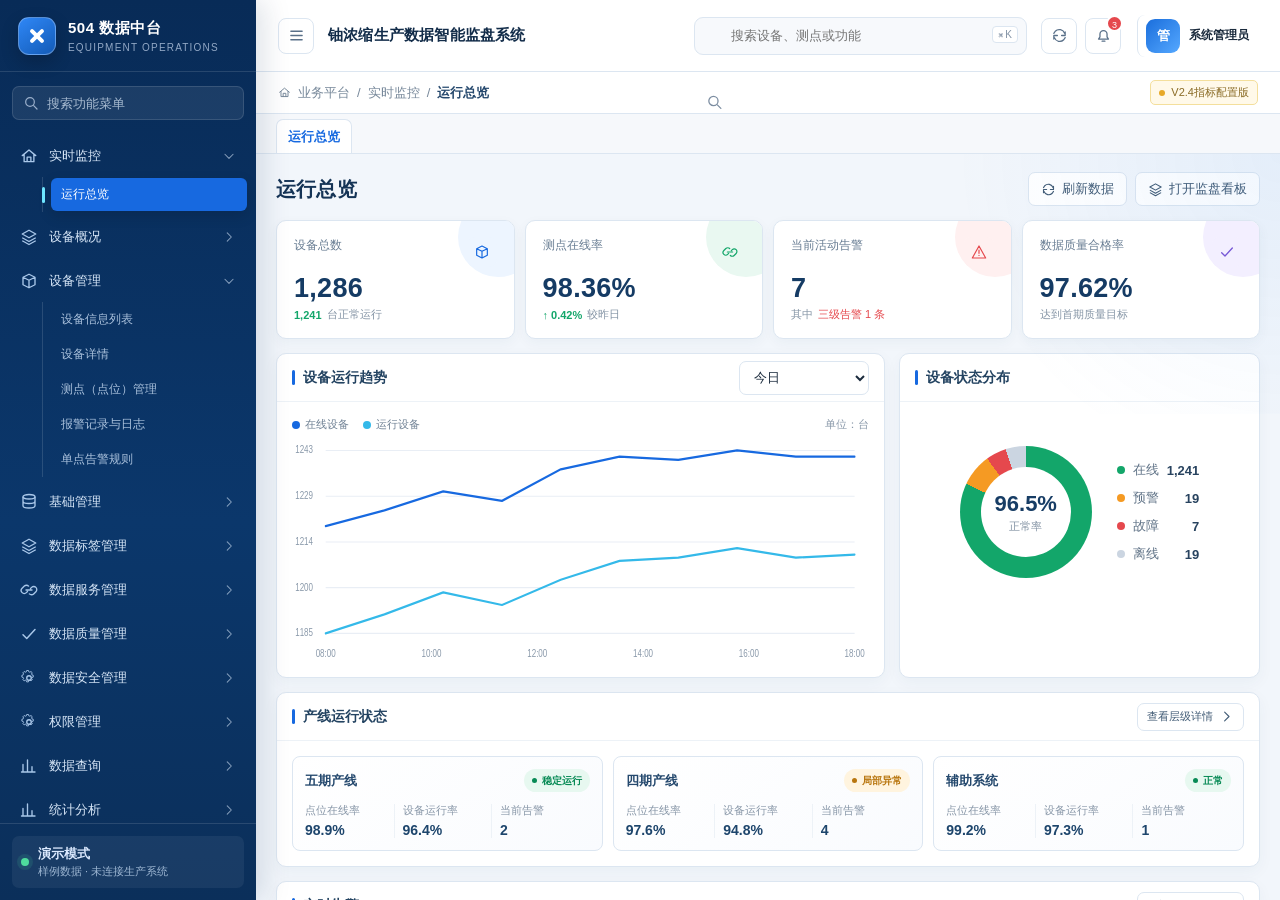
<file: v2-4/index.html>
<!doctype html>
<html lang="zh-CN">
<head>
  <meta charset="utf-8">
  <meta name="viewport" content="width=device-width,initial-scale=1">
  <title>504厂铀浓缩生产数据智能监盘系统｜业务平台原型 V2.3逻辑修订版</title>
  <style>
    :root{
      --navy:#0a2d59;--navy-2:#123f73;--blue:#1769e0;--blue-2:#2f87f6;--cyan:#34b9e9;
      --bg:#f2f6fb;--panel:#fff;--line:#dce6f1;--line-2:#edf2f7;--text:#1b2b3d;--muted:#6b7d90;
      --green:#13a66a;--orange:#f59a23;--red:#e5484d;--purple:#7759d6;--gray:#8a99aa;
      --shadow:0 10px 30px rgba(22,62,105,.08);--radius:10px;--sidebar:256px;
      --font:"HarmonyOS Sans SC","MiSans","Source Han Sans SC","Microsoft YaHei",sans-serif;
    }
    *{box-sizing:border-box}
    html,body{height:100%;margin:0}
    body{font-family:var(--font);color:var(--text);background:var(--bg);font-size:13px;overflow:hidden}
    button,input,select,textarea{font:inherit;color:inherit}
    button{cursor:pointer}
    .app{height:100%;display:grid;grid-template-columns:var(--sidebar) 1fr;transition:grid-template-columns .22s ease}
    .app.collapsed{--sidebar:76px}
    .sidebar{background:linear-gradient(180deg,#082b57 0%,#0b376b 58%,#0b2f5a 100%);color:#dceaff;overflow:hidden;display:flex;flex-direction:column;box-shadow:8px 0 26px rgba(8,39,79,.13);z-index:20}
    .brand{height:72px;display:flex;align-items:center;gap:12px;padding:0 18px;border-bottom:1px solid rgba(255,255,255,.12);flex:none}
    .brand-mark{width:38px;height:38px;border:1px solid rgba(255,255,255,.28);border-radius:11px;display:grid;place-items:center;background:linear-gradient(145deg,#2f87f6,#135bb7);box-shadow:0 7px 18px rgba(0,0,0,.2);position:relative;flex:none}
    .brand-mark:before,.brand-mark:after{content:"";position:absolute;background:#fff;border-radius:2px}
    .brand-mark:before{width:18px;height:4px;transform:rotate(45deg)}
    .brand-mark:after{width:18px;height:4px;transform:rotate(-45deg)}
    .brand-text{min-width:0;white-space:nowrap;transition:opacity .15s}
    .brand-title{font-size:15px;font-weight:700;letter-spacing:.5px;color:#fff}
    .brand-sub{font-size:10px;opacity:.65;margin-top:4px;letter-spacing:1.2px}
    .collapsed .brand{padding:0 18px}.collapsed .brand-text{opacity:0;pointer-events:none}
    .side-search{margin:14px 12px 10px;position:relative;flex:none}
    .side-search input{width:100%;height:34px;border:1px solid rgba(255,255,255,.12);background:rgba(255,255,255,.08);border-radius:7px;padding:0 12px 0 34px;color:#fff;outline:none}
    .side-search input::placeholder{color:#a7bad0}.side-search svg{position:absolute;left:11px;top:9px;width:16px;height:16px;opacity:.65}
    .collapsed .side-search{display:none}
    .nav{padding:2px 9px 30px;overflow:auto;scrollbar-width:thin;scrollbar-color:rgba(255,255,255,.18) transparent}
    .nav-group{margin:3px 0}
    .nav-head{width:100%;height:41px;border:0;background:transparent;color:#d8e7f8;border-radius:7px;display:flex;align-items:center;gap:11px;padding:0 11px;text-align:left;transition:.18s}
    .nav-head:hover{background:rgba(255,255,255,.08);color:#fff}
    .nav-head .nav-icon{width:18px;height:18px;flex:none;color:#a9c7e9}
    .nav-head .label{flex:1;white-space:nowrap}.nav-head .chev{width:14px;height:14px;opacity:.6;transition:transform .2s}
    .nav-group.open .nav-head .chev{transform:rotate(90deg)}
    .nav-children{display:none;margin:1px 0 4px 33px;border-left:1px solid rgba(255,255,255,.13);padding-left:8px}
    .nav-group.open .nav-children{display:block}
    .nav-item{width:100%;border:0;background:transparent;color:#aac1dc;text-align:left;padding:8px 10px;border-radius:6px;margin:1px 0;white-space:nowrap;font-size:12px;position:relative}
    .nav-item:hover{background:rgba(255,255,255,.08);color:#fff}.nav-item.active{background:#1769e0;color:#fff;box-shadow:0 5px 14px rgba(0,0,0,.13)}
    .nav-item.active:before{content:"";position:absolute;left:-9px;top:9px;width:3px;height:16px;background:#6ee6ff;border-radius:2px}
    .collapsed .nav{padding:10px}.collapsed .nav-head{justify-content:center;padding:0}.collapsed .nav-head .label,.collapsed .nav-head .chev,.collapsed .nav-children{display:none}.collapsed .nav-head .nav-icon{width:21px;height:21px}
    .side-foot{margin-top:auto;padding:12px;border-top:1px solid rgba(255,255,255,.12);flex:none}
    .system-state{display:flex;gap:9px;align-items:center;padding:9px;border-radius:7px;background:rgba(255,255,255,.06);white-space:nowrap}
    .state-dot{width:8px;height:8px;border-radius:50%;background:#4edc9d;box-shadow:0 0 0 4px rgba(78,220,157,.12);flex:none}
    .system-state small{display:block;color:#9db6d2;margin-top:2px}.collapsed .system-state>div:last-child{display:none}.collapsed .system-state{justify-content:center}
    .main{min-width:0;display:flex;flex-direction:column;height:100vh}
    .topbar{height:72px;display:flex;align-items:center;gap:14px;padding:0 22px;background:#fff;border-bottom:1px solid var(--line);flex:none;z-index:15}
    .icon-btn{width:36px;height:36px;border:1px solid var(--line);border-radius:8px;background:#fff;display:grid;place-items:center;color:#597089;position:relative;transition:.18s}
    .icon-btn:hover{border-color:#a9c9f2;color:var(--blue);background:#f6faff}.icon-btn svg{width:17px;height:17px}
    .top-title{min-width:260px}.top-title h1{font-size:17px;margin:0;font-weight:700;color:#122c49;letter-spacing:.2px}
    .global-search{margin-left:auto;width:min(360px,26vw);position:relative}.global-search input{width:100%;height:38px;border:1px solid var(--line);background:#f7f9fc;border-radius:9px;padding:0 38px 0 36px;outline:none;transition:.18s}.global-search input:focus{border-color:#8bbaf5;background:#fff;box-shadow:0 0 0 3px rgba(23,105,224,.08)}.global-search>svg{position:absolute;left:12px;top:10px;width:17px;color:#7c8da1}.shortcut{position:absolute;right:9px;top:9px;border:1px solid var(--line);border-radius:4px;color:#8191a4;font-size:10px;padding:2px 5px;background:#fff}
    .top-actions{display:flex;gap:8px}.badge{position:absolute;right:-3px;top:-4px;min-width:17px;height:17px;line-height:17px;border-radius:10px;background:var(--red);color:#fff;font-size:9px;text-align:center;padding:0 4px;border:2px solid #fff}
    .userbox{height:42px;display:flex;align-items:center;gap:9px;padding:0 5px 0 8px;border-left:1px solid var(--line);margin-left:2px}.avatar{width:34px;height:34px;border-radius:9px;background:linear-gradient(135deg,#1a6edc,#55a8ff);color:#fff;display:grid;place-items:center;font-weight:700}.userbox b{font-size:12px}
    .crumbbar{height:42px;padding:0 22px;display:flex;align-items:center;gap:7px;background:#fff;border-bottom:1px solid var(--line);color:#77889a;flex:none}.crumbbar svg{width:13px;height:13px}.crumb-current{color:#25486d;font-weight:600}.demo-flag{margin-left:auto;display:flex;align-items:center;gap:6px;color:#8a6b25;background:#fff9e9;border:1px solid #f4df9c;padding:4px 8px;border-radius:5px;font-size:11px}.demo-flag:before{content:"";width:6px;height:6px;border-radius:50%;background:#e7a928}
    .tabbar{height:40px;display:flex;align-items:flex-end;gap:3px;padding:0 20px;background:#f6f8fb;border-bottom:1px solid var(--line);overflow:auto;flex:none}.page-tab{height:34px;border:1px solid transparent;border-bottom:0;background:transparent;color:#667a90;border-radius:7px 7px 0 0;padding:0 11px;display:flex;align-items:center;gap:7px;white-space:nowrap}.page-tab:hover{background:#eef4fb}.page-tab.active{background:#fff;color:var(--blue);border-color:var(--line);font-weight:600}.page-tab .tab-close{opacity:.45;font-size:15px;line-height:1}.page-tab .tab-close:hover{opacity:1;color:var(--red)}
    .content{padding:18px 20px 28px;overflow:auto;flex:1;position:relative}.content:before{content:"";position:fixed;pointer-events:none;right:0;top:154px;width:420px;height:260px;background:radial-gradient(circle at top right,rgba(44,132,236,.065),transparent 66%)}
    .page-head{display:flex;align-items:center;margin-bottom:14px}.page-head h2{font-size:20px;margin:0;color:#153456;letter-spacing:.2px}.page-head-actions{margin-left:auto;display:flex;gap:8px}
    .btn{height:34px;border-radius:7px;border:1px solid var(--line);background:#fff;color:#425c76;padding:0 12px;display:inline-flex;align-items:center;justify-content:center;gap:6px;transition:.16s;white-space:nowrap}.btn:hover{border-color:#9dbde5;color:var(--blue);background:#f8fbff}.btn svg{width:15px;height:15px}.btn.primary{background:var(--blue);border-color:var(--blue);color:#fff;box-shadow:0 5px 13px rgba(23,105,224,.18)}.btn.primary:hover{background:#0f5fcf}.btn.danger{color:var(--red);border-color:#f0c6c8}.btn.danger:hover{background:#fff6f6}.btn.ghost{border-color:transparent;background:transparent}.btn.small{height:28px;padding:0 9px;font-size:11px}.btn.link{border:0;background:none;color:var(--blue);padding:0;height:auto}.btn:disabled{opacity:.45;cursor:not-allowed}
    .metric-grid{display:grid;grid-template-columns:repeat(4,minmax(0,1fr));gap:13px;margin-bottom:14px}.metric-card{background:#fff;border:1px solid var(--line);border-radius:var(--radius);padding:16px 17px;box-shadow:0 4px 13px rgba(20,59,98,.045);position:relative;overflow:hidden;min-height:105px}.metric-card:after{content:"";position:absolute;right:-24px;top:-24px;width:80px;height:80px;border-radius:50%;background:var(--tint,#eff6ff)}.metric-top{display:flex;justify-content:space-between;color:#687d93;font-size:12px}.metric-icon{width:30px;height:30px;border-radius:8px;display:grid;place-items:center;background:var(--tint,#eef5ff);color:var(--accent,var(--blue));position:relative;z-index:1}.metric-icon svg{width:16px}.metric-value{font-size:27px;font-weight:760;color:#153b64;margin:6px 0 3px;letter-spacing:.3px}.metric-foot{display:flex;align-items:center;gap:5px;font-size:11px;color:#8494a5}.metric-foot strong{color:var(--green)}
    .grid-2{display:grid;grid-template-columns:minmax(0,1.55fr) minmax(300px,.8fr);gap:14px;margin-bottom:14px}.grid-even{display:grid;grid-template-columns:repeat(2,minmax(0,1fr));gap:14px;margin-bottom:14px}.grid-3{display:grid;grid-template-columns:repeat(3,minmax(0,1fr));gap:14px;margin-bottom:14px}.panel{background:#fff;border:1px solid var(--line);border-radius:var(--radius);box-shadow:0 5px 16px rgba(24,63,103,.045);min-width:0}.panel-head{height:48px;padding:0 15px;display:flex;align-items:center;border-bottom:1px solid var(--line-2)}.panel-title{font-size:14px;font-weight:700;color:#234361;display:flex;align-items:center;gap:8px}.panel-title:before{content:"";width:3px;height:15px;border-radius:2px;background:var(--blue)}.panel-head .panel-actions{margin-left:auto;display:flex;gap:6px;align-items:center}.panel-body{padding:15px}.panel.flush .panel-body{padding:0}
    .toolbar{min-height:54px;background:#fff;border:1px solid var(--line);border-radius:var(--radius);padding:9px 12px;display:flex;align-items:center;gap:8px;margin-bottom:12px;box-shadow:0 4px 13px rgba(20,59,98,.035);flex-wrap:wrap}.toolbar .split{width:1px;height:24px;background:var(--line);margin:0 2px}.toolbar .grow{flex:1}.field{height:34px;border:1px solid var(--line);border-radius:7px;background:#fff;padding:0 10px;outline:none;min-width:130px}.field:focus{border-color:#83b2ee;box-shadow:0 0 0 3px rgba(23,105,224,.07)}.field.search{padding-left:32px}.input-wrap{position:relative}.input-wrap svg{position:absolute;left:10px;top:9px;width:15px;color:#8293a7}.field-label{font-size:11px;color:var(--muted);margin-right:-3px}.date-field{min-width:154px}
    .table-wrap{overflow:auto}.data-table{width:100%;border-collapse:collapse;white-space:nowrap}.data-table th{height:40px;background:#f6f9fc;color:#5d7287;font-size:11px;text-align:left;font-weight:650;padding:0 12px;border-bottom:1px solid var(--line)}.data-table td{height:45px;padding:0 12px;border-bottom:1px solid var(--line-2);color:#344c64}.data-table tbody tr{transition:.13s}.data-table tbody tr:hover{background:#f7fbff}.data-table tbody tr:last-child td{border-bottom:0}.cell-main{font-weight:600;color:#203d5c}.cell-sub{font-size:10px;color:#8a99a9;margin-top:3px}.actions{display:flex;align-items:center;gap:10px}.action-link{border:0;background:none;padding:0;color:#2a6fc6;font-size:11px}.action-link:hover{text-decoration:underline}.action-link.danger{color:var(--red)}.checkbox{accent-color:var(--blue)}
    .tag{display:inline-flex;align-items:center;gap:5px;height:23px;padding:0 8px;border-radius:12px;font-size:10px;font-weight:600;background:#edf3f8;color:#67798b}.tag:before{content:"";width:5px;height:5px;border-radius:50%;background:currentColor}.tag.green{color:#078a55;background:#e7f8f0}.tag.red{color:#c83d43;background:#ffebec}.tag.orange{color:#b8750d;background:#fff4df}.tag.blue{color:#1769e0;background:#eaf3ff}.tag.purple{color:#6d4dc7;background:#f1edff}.tag.gray{color:#758596;background:#eef1f5}.tag.no-dot:before{display:none}.tag.square{border-radius:4px}
    .pager{height:48px;border-top:1px solid var(--line-2);display:flex;align-items:center;padding:0 14px;color:#7a8b9c}.pager .pages{margin-left:auto;display:flex;gap:4px}.page-num{width:27px;height:27px;border:1px solid var(--line);border-radius:5px;background:#fff;display:grid;place-items:center;color:#607387}.page-num.active{background:var(--blue);border-color:var(--blue);color:#fff}
    .chart-box{height:230px;position:relative}.chart-svg{width:100%;height:100%;overflow:visible}.chart-grid{stroke:#e9eef5;stroke-width:1}.chart-label{fill:#8a99aa;font-size:10px}.chart-line{fill:none;stroke-width:2.2;stroke-linejoin:round;stroke-linecap:round}.chart-area{opacity:.1}.legend{display:flex;gap:14px;font-size:11px;color:#6f8194;align-items:center}.legend span{display:flex;align-items:center;gap:5px}.legend i{width:8px;height:8px;border-radius:50%;display:inline-block}
    .donut-wrap{display:flex;align-items:center;justify-content:center;gap:25px;height:190px}.donut{width:132px;height:132px;border-radius:50%;background:conic-gradient(var(--green) 0 82%,var(--orange) 82% 90%,var(--red) 90% 95%,#cbd5e1 95%);position:relative}.donut:after{content:"";position:absolute;inset:21px;background:#fff;border-radius:50%}.donut-center{position:absolute;inset:0;display:grid;place-content:center;text-align:center;z-index:1}.donut-center b{font-size:22px;color:#173d65}.donut-center small{color:#8191a2;margin-top:3px}.legend-list{display:grid;gap:10px}.legend-row{display:flex;align-items:center;gap:8px;color:#607387}.legend-row i{width:8px;height:8px;border-radius:50%}.legend-row b{margin-left:auto;color:#28435f}
    .summary-pies{display:grid;grid-template-columns:repeat(4,minmax(0,1fr));gap:12px}.summary-pie{border:1px solid var(--line);border-radius:9px;padding:14px 10px;text-align:center;background:#fbfdff}.summary-ring{--value:80%;--ring:var(--blue);width:104px;height:104px;margin:0 auto 10px;border-radius:50%;background:conic-gradient(var(--ring) 0 var(--value),#e8eef5 var(--value));position:relative;display:grid;place-items:center}.summary-ring:after{content:"";position:absolute;inset:15px;border-radius:50%;background:#fff}.summary-ring b{position:relative;z-index:1;font-size:19px;color:#173d65}.summary-pie span{font-size:12px;color:#526b84;font-weight:600}.attachment-grid{display:grid;grid-template-columns:minmax(280px,.9fr) minmax(320px,1.1fr);gap:14px}.photo-stage{height:250px;border:1px solid #c8d9eb;border-radius:10px;background:linear-gradient(145deg,#eaf3fb,#cfe1f1);display:grid;place-items:center;position:relative;overflow:hidden}.photo-machine{width:72%;height:112px;border:3px solid #5d82a7;border-radius:32px;background:linear-gradient(#f9fcff,#d9e7f3);position:relative;box-shadow:0 18px 35px rgba(35,76,117,.16)}.photo-machine:before,.photo-machine:after{content:"";position:absolute;top:28px;width:62px;height:58px;border:3px solid #5d82a7;background:#f5f9fd;border-radius:10px}.photo-machine:before{left:-42px}.photo-machine:after{right:-42px}.photo-caption{position:absolute;left:12px;bottom:10px;background:rgba(9,45,86,.8);color:#fff;border-radius:5px;padding:6px 9px;font-size:11px}.file-list{display:grid;gap:9px}.file-row{display:flex;align-items:center;gap:10px;border:1px solid var(--line);border-radius:8px;padding:11px;background:#fff}.file-row svg{width:18px;color:var(--blue)}.file-row div{min-width:0;flex:1}.file-row b{display:block;color:#294765}.file-row small{color:#8796a6}.userbox{cursor:pointer;border-radius:8px;padding-right:9px}.userbox:hover{background:#f5f9fe}
    .line-cards{display:grid;grid-template-columns:repeat(3,1fr);gap:10px}.line-card{border:1px solid var(--line);border-radius:8px;padding:12px;background:linear-gradient(145deg,#fff,#f9fbfe);transition:.16s}.line-card:hover{border-color:#9dc2f0;transform:translateY(-1px)}.line-card-top{display:flex;justify-content:space-between;align-items:center}.line-name{font-weight:700;color:#25496e}.line-stats{display:grid;grid-template-columns:repeat(3,1fr);margin-top:12px;gap:8px}.line-stats div{border-right:1px solid var(--line-2)}.line-stats div:last-child{border:0}.line-stats small{color:#8796a7;display:block}.line-stats b{font-size:14px;color:#1d456c;display:block;margin-top:4px}
    .tree-layout{display:grid;grid-template-columns:280px minmax(0,1fr);gap:14px}.tree{font-size:12px}.tree ul{list-style:none;padding-left:19px;margin:3px 0}.tree>ul{padding-left:0}.tree-node{height:31px;display:flex;align-items:center;gap:7px;border-radius:6px;padding:0 7px;color:#50677e;cursor:pointer}.tree-node:hover{background:#f0f6fd;color:var(--blue)}.tree-node.selected{background:#eaf3ff;color:#1769e0;font-weight:650}.tree-node svg{width:14px}.tree-count{margin-left:auto;color:#94a2b1;font-size:10px}.tree-caret{font-size:10px;color:#91a0b0}
    .device-summary{display:grid;grid-template-columns:repeat(3,1fr);gap:10px;margin-bottom:13px}.mini-card{border:1px solid var(--line);border-radius:8px;padding:12px;background:#fff}.mini-card small{color:#7f90a2}.mini-card b{display:block;font-size:18px;margin-top:6px;color:#1d4770}.device-tiles{display:grid;grid-template-columns:repeat(3,1fr);gap:10px}.device-tile{border:1px solid var(--line);border-radius:8px;padding:12px;cursor:pointer;transition:.15s;background:#fff}.device-tile:hover{border-color:#84b4ef;box-shadow:0 6px 16px rgba(23,105,224,.08)}.device-tile-head{display:flex;align-items:center;gap:8px}.device-icon{width:30px;height:30px;border-radius:7px;background:#edf5ff;color:var(--blue);display:grid;place-items:center}.device-icon svg{width:16px}.device-tile p{font-size:11px;color:#7b8c9e;margin:8px 0}.device-tile-foot{display:flex;justify-content:space-between;font-size:10px;color:#8494a5}
    .tabs{display:flex;gap:3px;border-bottom:1px solid var(--line);margin-bottom:14px;overflow:auto}.inner-tab{height:38px;border:0;border-bottom:2px solid transparent;background:transparent;color:#65798e;padding:0 15px;white-space:nowrap}.inner-tab.active{color:var(--blue);border-color:var(--blue);font-weight:650}
    .detail-hero{background:linear-gradient(110deg,#0d4f97,#1877da);color:#fff;border-radius:10px;padding:17px 19px;display:flex;align-items:center;gap:15px;margin-bottom:14px;position:relative;overflow:hidden}.detail-hero:after{content:"";position:absolute;width:260px;height:260px;border:1px solid rgba(255,255,255,.09);border-radius:50%;right:-90px;top:-100px;box-shadow:0 0 0 35px rgba(255,255,255,.035)}.detail-hero .device-icon{width:48px;height:48px;background:rgba(255,255,255,.14);color:#fff;position:relative;z-index:1}.detail-hero h2{font-size:18px;margin:0 0 5px}.detail-hero p{margin:0;color:#d5e8fb}.detail-hero-actions{margin-left:auto;display:flex;gap:8px;position:relative;z-index:1}.detail-hero .btn{background:rgba(255,255,255,.11);border-color:rgba(255,255,255,.25);color:#fff}
    .desc-grid{display:grid;grid-template-columns:repeat(3,1fr);gap:0;border:1px solid var(--line);border-radius:8px;overflow:hidden}.desc-item{padding:12px 14px;border-right:1px solid var(--line-2);border-bottom:1px solid var(--line-2)}.desc-item:nth-child(3n){border-right:0}.desc-item:nth-last-child(-n+3){border-bottom:0}.desc-item small{display:block;color:#8595a6;margin-bottom:5px}.desc-item b{font-weight:600;color:#2d4965}
    .progress{height:7px;background:#eaf0f6;border-radius:7px;overflow:hidden}.progress span{display:block;height:100%;border-radius:7px;background:linear-gradient(90deg,var(--blue),var(--cyan))}.progress.green span{background:var(--green)}.progress.orange span{background:var(--orange)}.progress.red span{background:var(--red)}
    .timeline{padding:4px 4px 4px 10px}.timeline-item{position:relative;padding:0 0 18px 23px;border-left:1px solid #dbe5ef}.timeline-item:last-child{border-left-color:transparent;padding-bottom:0}.timeline-item:before{content:"";position:absolute;left:-5px;top:2px;width:9px;height:9px;border-radius:50%;background:#fff;border:2px solid var(--blue)}.timeline-item.done:before{background:var(--blue)}.timeline-item b{font-size:12px;color:#2c4863}.timeline-item p{margin:4px 0 0;color:#7b8c9e;font-size:11px}.timeline-item time{display:block;color:#9aa7b4;font-size:10px;margin-top:3px}
    .status-flow{display:flex;align-items:center;gap:0;padding:13px 16px;background:#f8fbfe;border:1px solid var(--line);border-radius:8px;margin-bottom:14px}.flow-step{flex:1;text-align:center;position:relative;color:#8a99a9;font-size:11px}.flow-step:before{content:"";display:block;width:22px;height:22px;border:2px solid #cbd7e4;background:#fff;border-radius:50%;margin:0 auto 5px;position:relative;z-index:1}.flow-step:after{content:"";position:absolute;top:11px;left:50%;width:100%;height:2px;background:#dce5ef}.flow-step:last-child:after{display:none}.flow-step.done{color:var(--blue);font-weight:600}.flow-step.done:before{border-color:var(--blue);background:var(--blue);box-shadow:inset 0 0 0 5px #fff}.flow-step.done:after{background:#6da8ee}.flow-step.current:before{box-shadow:0 0 0 4px rgba(23,105,224,.12),inset 0 0 0 5px #fff}
    .quality-score{display:flex;align-items:center;gap:18px}.score-ring{width:104px;height:104px;border-radius:50%;background:conic-gradient(var(--blue) 0 97.6%,#e5ebf2 97.6%);position:relative;display:grid;place-items:center}.score-ring:after{content:"";position:absolute;inset:11px;border-radius:50%;background:#fff}.score-ring b{font-size:23px;color:#154b80;z-index:1}.score-notes{display:grid;gap:8px;flex:1}.score-note{display:flex;justify-content:space-between;color:#6f8193}.score-note b{color:#294966}
    .empty{padding:45px 20px;text-align:center;color:#8494a5}.empty svg{width:42px;height:42px;color:#b9c6d4;margin-bottom:10px}.empty b{display:block;color:#667a8e;margin-bottom:5px}
    .notice{padding:10px 12px;border:1px solid #cfe1f6;background:#f1f7ff;color:#42698f;border-radius:7px;display:flex;gap:8px;align-items:flex-start;font-size:11px}.notice.warn{border-color:#f4dcaa;background:#fff9eb;color:#8b6a25}.notice svg{width:15px;height:15px;flex:none;margin-top:1px}
    .overlay{position:fixed;inset:0;background:rgba(9,27,47,.38);backdrop-filter:blur(2px);z-index:100;display:flex;align-items:center;justify-content:center;padding:24px;animation:fadeIn .16s}.modal{width:min(610px,94vw);max-height:86vh;background:#fff;border-radius:12px;box-shadow:0 25px 70px rgba(4,25,50,.28);display:flex;flex-direction:column;animation:pop .18s}.modal.wide{width:min(850px,94vw)}.modal-head{height:55px;padding:0 18px;display:flex;align-items:center;border-bottom:1px solid var(--line);flex:none}.modal-head h3{margin:0;font-size:15px;color:#203e5d}.modal-close{margin-left:auto;border:0;background:none;color:#8191a3;font-size:22px}.modal-body{padding:18px;overflow:auto}.modal-foot{height:58px;padding:0 18px;display:flex;align-items:center;justify-content:flex-end;gap:8px;border-top:1px solid var(--line);flex:none}.form-grid{display:grid;grid-template-columns:repeat(2,1fr);gap:14px}.form-row{display:grid;gap:6px}.form-row.full{grid-column:1/-1}.form-row label{font-size:11px;color:#61758a}.form-row label em{color:var(--red);font-style:normal;margin-right:2px}.form-control{height:36px;border:1px solid var(--line);border-radius:7px;padding:0 10px;outline:none;background:#fff}.form-control:focus{border-color:#78aaea;box-shadow:0 0 0 3px rgba(23,105,224,.07)}textarea.form-control{height:76px;padding-top:9px;resize:vertical}.help{font-size:10px;color:#94a1af}.stepper{display:flex;margin:0 0 20px}.step{flex:1;text-align:center;color:#8b9baa;position:relative;font-size:11px}.step:before{content:attr(data-step);display:grid;place-items:center;width:25px;height:25px;margin:0 auto 6px;border-radius:50%;border:1px solid #cdd8e4;background:#fff;position:relative;z-index:1}.step:after{content:"";position:absolute;top:12px;left:50%;width:100%;height:1px;background:#dce5ee}.step:last-child:after{display:none}.step.active{color:var(--blue);font-weight:600}.step.active:before{background:var(--blue);border-color:var(--blue);color:#fff}.upload-zone{border:1px dashed #9fc0e6;background:#f8fbff;border-radius:9px;padding:32px;text-align:center;color:#74879a}.upload-zone svg{width:34px;height:34px;color:var(--blue);margin-bottom:7px}.upload-zone b{display:block;color:#315679;margin-bottom:5px}
    .tag-cloud{display:flex;flex-wrap:wrap;gap:8px}.tag-chip{height:30px;border:1px solid #bfd4ec;border-radius:6px;background:#f7fbff;color:#37618a;padding:0 10px;display:inline-flex;align-items:center;gap:7px}.tag-chip:before{content:"#";color:var(--blue);font-weight:700}.tag-chip.selected{background:#e9f3ff;border-color:#6ca5e9;color:#155ebc;box-shadow:0 0 0 2px rgba(23,105,224,.06)}.tag-chip.selected:after{content:"✓";font-weight:700}.catalog-list{display:grid;gap:8px}.catalog-item{border:1px solid var(--line);border-radius:8px;padding:12px;display:flex;align-items:center;gap:11px;background:#fff}.catalog-item:hover{border-color:#a9c8ed}.catalog-icon{width:34px;height:34px;border-radius:8px;background:#eaf3ff;color:var(--blue);display:grid;place-items:center}.catalog-icon svg{width:17px}.catalog-item>div{min-width:0;flex:1}.catalog-item b{display:block;color:#274765}.catalog-item small{display:block;color:#8495a6;margin-top:3px}.publish-summary{display:grid;grid-template-columns:repeat(2,minmax(0,1fr));gap:10px}.publish-summary>div{border:1px solid var(--line);border-radius:8px;padding:12px;background:#fbfdff}.publish-summary small{display:block;color:#7e91a4;margin-bottom:5px}.publish-summary b{color:#244d74}.mask-preview{display:grid;grid-template-columns:1fr 38px 1fr;align-items:center;gap:10px}.mask-value{border:1px solid var(--line);border-radius:8px;background:#f8fafc;padding:13px}.mask-value small{display:block;color:#8092a5;margin-bottom:6px}.mask-value b{font-family:ui-monospace,SFMono-Regular,Menlo,monospace;color:#234868}.mask-arrow{text-align:center;color:var(--blue);font-size:20px}.risk-strip{display:grid;grid-template-columns:repeat(3,1fr);gap:10px}.risk-card{border:1px solid var(--line);border-radius:8px;padding:12px;background:#fff}.risk-card small{color:#7b8fa3}.risk-card b{display:block;font-size:18px;margin-top:6px;color:#1c4772}.risk-card.warn{border-color:#f3d9a7;background:#fffaf1}.risk-card.danger{border-color:#f1c4c7;background:#fff7f7}
    .drawer-overlay{position:fixed;inset:0;background:rgba(9,27,47,.24);z-index:90;animation:fadeIn .16s}.drawer{position:absolute;right:0;top:0;height:100%;width:min(560px,90vw);background:#fff;box-shadow:-18px 0 45px rgba(6,32,59,.16);display:flex;flex-direction:column;animation:slideIn .2s}.drawer-head{height:60px;padding:0 19px;display:flex;align-items:center;border-bottom:1px solid var(--line)}.drawer-head h3{margin:0;font-size:16px}.drawer-body{padding:18px;overflow:auto}.drawer-close{margin-left:auto;border:0;background:none;font-size:22px;color:#8292a4}
    .toast-root{position:fixed;right:22px;top:84px;z-index:200;display:grid;gap:8px}.toast{min-width:280px;max-width:360px;background:#fff;border:1px solid var(--line);border-left:4px solid var(--green);border-radius:8px;box-shadow:0 15px 35px rgba(13,47,83,.16);padding:11px 13px;display:flex;align-items:flex-start;gap:9px;animation:toastIn .22s}.toast.error{border-left-color:var(--red)}.toast.warn{border-left-color:var(--orange)}.toast svg{width:17px;color:var(--green);flex:none}.toast.error svg{color:var(--red)}.toast.warn svg{color:var(--orange)}.toast b{display:block;font-size:12px}.toast p{margin:3px 0 0;color:#7d8c9b;font-size:10px}
    .popover{position:fixed;z-index:60;background:#fff;border:1px solid var(--line);border-radius:9px;box-shadow:0 15px 38px rgba(10,42,75,.15);padding:8px;min-width:320px}.search-results{top:62px;right:244px}.popover-item{padding:10px;border-radius:6px;display:flex;align-items:center;gap:9px;cursor:pointer}.popover-item:hover{background:#f1f7fe}.popover-item svg{width:16px;color:var(--blue)}.popover-item small{display:block;color:#8998a7;margin-top:3px}.notif-panel{top:62px;right:82px;width:360px}.notif-head{display:flex;align-items:center;padding:8px 9px 12px;border-bottom:1px solid var(--line)}.notif-head b{font-size:13px}.notif-head button{margin-left:auto}.notif-item{padding:11px 9px;border-bottom:1px solid var(--line-2);display:grid;grid-template-columns:8px 1fr;gap:9px}.notif-item:last-child{border:0}.notif-dot{width:7px;height:7px;border-radius:50%;background:var(--red);margin-top:5px}.notif-item b{font-size:11px}.notif-item p{margin:4px 0;color:#7d8d9e;font-size:10px}.notif-item time{color:#9aa7b4;font-size:9px}
    .kpi-row{display:flex;gap:10px;align-items:end}.kpi-bar{flex:1}.kpi-bar-head{display:flex;justify-content:space-between;margin-bottom:6px;color:#66798d}.kpi-bar-head b{color:#274968}.api-key{font-family:ui-monospace,SFMono-Regular,Menlo,monospace;background:#f3f6fa;border:1px solid var(--line);padding:4px 7px;border-radius:5px;font-size:10px;color:#50677e}.method{font-weight:800;font-size:10px}.method.get{color:#087a4e}.method.post{color:#1769e0}.method.put{color:#a46a0c}
    @keyframes fadeIn{from{opacity:0}to{opacity:1}}@keyframes pop{from{opacity:0;transform:translateY(8px) scale(.985)}to{opacity:1;transform:none}}@keyframes slideIn{from{transform:translateX(30px);opacity:.5}to{transform:none;opacity:1}}@keyframes toastIn{from{transform:translateX(25px);opacity:0}to{transform:none;opacity:1}}
    @media(max-width:1450px){.metric-grid{gap:10px}.grid-2{grid-template-columns:minmax(0,1.35fr) minmax(290px,.8fr)}.device-tiles{grid-template-columns:repeat(2,1fr)}.top-title{min-width:210px}.top-title h1{font-size:15px}}
    @media(max-width:1180px){:root{--sidebar:224px}.metric-grid{grid-template-columns:repeat(2,1fr)}.grid-2,.grid-even{grid-template-columns:1fr}.tree-layout{grid-template-columns:240px 1fr}.userbox>div:last-child{display:none}.global-search{width:250px}.desc-grid{grid-template-columns:repeat(2,1fr)}.desc-item:nth-child(3n){border-right:1px solid var(--line-2)}.desc-item:nth-child(2n){border-right:0}}
  </style>
</head>
<body>
  <svg aria-hidden="true" style="position:absolute;width:0;height:0;overflow:hidden">
    <defs>
      <symbol id="i-home" viewBox="0 0 24 24"><path d="M3 11.5 12 4l9 7.5M5.5 10v9.5h13V10M9.5 19.5v-6h5v6" fill="none" stroke="currentColor" stroke-width="1.8" stroke-linecap="round" stroke-linejoin="round"/></symbol>
      <symbol id="i-layers" viewBox="0 0 24 24"><path d="m12 3 9 5-9 5-9-5 9-5Zm-9 10 9 5 9-5M3 17l9 5 9-5" fill="none" stroke="currentColor" stroke-width="1.8" stroke-linejoin="round"/></symbol>
      <symbol id="i-box" viewBox="0 0 24 24"><path d="m4 7 8-4 8 4-8 4-8-4Zm0 0v10l8 4 8-4V7M12 11v10" fill="none" stroke="currentColor" stroke-width="1.8" stroke-linejoin="round"/></symbol>
      <symbol id="i-clipboard" viewBox="0 0 24 24"><path d="M8 5H5v16h14V5h-3M9 3h6l1 4H8l1-4Zm0 9h6m-6 4h5" fill="none" stroke="currentColor" stroke-width="1.8" stroke-linecap="round" stroke-linejoin="round"/></symbol>
      <symbol id="i-database" viewBox="0 0 24 24"><ellipse cx="12" cy="5" rx="8" ry="3" fill="none" stroke="currentColor" stroke-width="1.8"/><path d="M4 5v6c0 1.7 3.6 3 8 3s8-1.3 8-3V5M4 11v6c0 1.7 3.6 3 8 3s8-1.3 8-3v-6" fill="none" stroke="currentColor" stroke-width="1.8"/></symbol>
      <symbol id="i-settings" viewBox="0 0 24 24"><circle cx="12" cy="12" r="3" fill="none" stroke="currentColor" stroke-width="1.8"/><path d="M19 13.5v-3l-2.2-.6a7 7 0 0 0-.7-1.6l1.2-2-2.1-2.1-2 1.2a7 7 0 0 0-1.7-.7L11 2.5H8l-.6 2.2a7 7 0 0 0-1.6.7l-2-1.2-2.1 2.1 1.2 2a7 7 0 0 0-.7 1.6L0 10.5v3l2.2.6c.2.6.4 1.1.7 1.6l-1.2 2 2.1 2.1 2-1.2c.5.3 1 .6 1.6.7l.6 2.2h3l.6-2.2c.6-.2 1.1-.4 1.7-.7l2 1.2 2.1-2.1-1.2-2c.3-.5.6-1 .7-1.6l2.1-.6Z" fill="none" stroke="currentColor" stroke-width="1.5" stroke-linejoin="round" transform="translate(2.5 0) scale(.8)"/></symbol>
      <symbol id="i-chart" viewBox="0 0 24 24"><path d="M4 20V10m6 10V4m6 16v-7m4 7H2" fill="none" stroke="currentColor" stroke-width="1.8" stroke-linecap="round"/></symbol>
      <symbol id="i-bell" viewBox="0 0 24 24"><path d="M5 17h14l-2-3v-4a5 5 0 0 0-10 0v4l-2 3Zm5 3h4" fill="none" stroke="currentColor" stroke-width="1.8" stroke-linecap="round" stroke-linejoin="round"/></symbol>
      <symbol id="i-log" viewBox="0 0 24 24"><path d="M4 3h12v18H4V3Zm4 5h5m-5 4h5m-5 4h4m7-8v8m-3-3 3 3 3-3" fill="none" stroke="currentColor" stroke-width="1.8" stroke-linecap="round" stroke-linejoin="round"/></symbol>
      <symbol id="i-search" viewBox="0 0 24 24"><circle cx="10.5" cy="10.5" r="6.5" fill="none" stroke="currentColor" stroke-width="1.8"/><path d="m16 16 5 5" fill="none" stroke="currentColor" stroke-width="1.8" stroke-linecap="round"/></symbol>
      <symbol id="i-plus" viewBox="0 0 24 24"><path d="M12 4v16M4 12h16" fill="none" stroke="currentColor" stroke-width="1.8" stroke-linecap="round"/></symbol>
      <symbol id="i-download" viewBox="0 0 24 24"><path d="M12 3v12m-5-5 5 5 5-5M4 19h16" fill="none" stroke="currentColor" stroke-width="1.8" stroke-linecap="round" stroke-linejoin="round"/></symbol>
      <symbol id="i-upload" viewBox="0 0 24 24"><path d="M12 17V5m-5 5 5-5 5 5M4 20h16" fill="none" stroke="currentColor" stroke-width="1.8" stroke-linecap="round" stroke-linejoin="round"/></symbol>
      <symbol id="i-refresh" viewBox="0 0 24 24"><path d="M20 7v5h-5M4 17v-5h5m10.2-3A8 8 0 0 0 6 6l-2 3m16 6-2 3a8 8 0 0 1-13.2-3" fill="none" stroke="currentColor" stroke-width="1.8" stroke-linecap="round" stroke-linejoin="round"/></symbol>
      <symbol id="i-eye" viewBox="0 0 24 24"><path d="M2.5 12s3.5-6 9.5-6 9.5 6 9.5 6-3.5 6-9.5 6-9.5-6-9.5-6Z" fill="none" stroke="currentColor" stroke-width="1.8"/><circle cx="12" cy="12" r="2.5" fill="none" stroke="currentColor" stroke-width="1.8"/></symbol>
      <symbol id="i-edit" viewBox="0 0 24 24"><path d="m14 5 5 5M4 20l1.3-5.3L16.5 3.5a2.1 2.1 0 0 1 3 3L8.3 17.7 4 20Z" fill="none" stroke="currentColor" stroke-width="1.8" stroke-linejoin="round"/></symbol>
      <symbol id="i-trash" viewBox="0 0 24 24"><path d="M4 7h16M9 7V4h6v3m3 0-1 14H7L6 7m4 4v6m4-6v6" fill="none" stroke="currentColor" stroke-width="1.8" stroke-linecap="round" stroke-linejoin="round"/></symbol>
      <symbol id="i-check" viewBox="0 0 24 24"><path d="m4 13 5 5L20 6" fill="none" stroke="currentColor" stroke-width="2" stroke-linecap="round" stroke-linejoin="round"/></symbol>
      <symbol id="i-warning" viewBox="0 0 24 24"><path d="m12 3 10 18H2L12 3Zm0 6v5m0 3v.2" fill="none" stroke="currentColor" stroke-width="1.8" stroke-linecap="round" stroke-linejoin="round"/></symbol>
      <symbol id="i-clock" viewBox="0 0 24 24"><circle cx="12" cy="12" r="9" fill="none" stroke="currentColor" stroke-width="1.8"/><path d="M12 7v5l3 2" fill="none" stroke="currentColor" stroke-width="1.8" stroke-linecap="round"/></symbol>
      <symbol id="i-user" viewBox="0 0 24 24"><circle cx="12" cy="8" r="4" fill="none" stroke="currentColor" stroke-width="1.8"/><path d="M4 21a8 8 0 0 1 16 0" fill="none" stroke="currentColor" stroke-width="1.8"/></symbol>
      <symbol id="i-link" viewBox="0 0 24 24"><path d="M10 14 8.5 15.5a4 4 0 0 1-5.7-5.7l3-3a4 4 0 0 1 5.7 0M14 10l1.5-1.5a4 4 0 0 1 5.7 5.7l-3 3a4 4 0 0 1-5.7 0M8 12h8" fill="none" stroke="currentColor" stroke-width="1.8" stroke-linecap="round"/></symbol>
      <symbol id="i-chevron" viewBox="0 0 24 24"><path d="m9 5 7 7-7 7" fill="none" stroke="currentColor" stroke-width="1.8" stroke-linecap="round" stroke-linejoin="round"/></symbol>
      <symbol id="i-menu" viewBox="0 0 24 24"><path d="M4 6h16M4 12h16M4 18h16" fill="none" stroke="currentColor" stroke-width="1.8" stroke-linecap="round"/></symbol>
      <symbol id="i-file" viewBox="0 0 24 24"><path d="M6 3h8l4 4v14H6V3Zm8 0v5h5M9 12h6m-6 4h6" fill="none" stroke="currentColor" stroke-width="1.8" stroke-linejoin="round"/></symbol>
      <symbol id="i-more" viewBox="0 0 24 24"><circle cx="5" cy="12" r="1.5" fill="currentColor"/><circle cx="12" cy="12" r="1.5" fill="currentColor"/><circle cx="19" cy="12" r="1.5" fill="currentColor"/></symbol>
    </defs>
  </svg>
  <div class="app" id="app">
    <aside class="sidebar">
      <div class="brand"><div class="brand-mark"></div><div class="brand-text"><div class="brand-title">504 数据中台</div><div class="brand-sub">EQUIPMENT OPERATIONS</div></div></div>
      <div class="side-search"><svg><use href="#i-search"/></svg><input id="menuSearch" placeholder="搜索功能菜单"></div>
      <nav class="nav" id="nav"></nav>
      <div class="side-foot"><div class="system-state"><span class="state-dot"></span><div><b>演示模式</b><small>样例数据 · 未连接生产系统</small></div></div></div>
    </aside>
    <section class="main">
      <header class="topbar">
        <button class="icon-btn" data-action="collapse" title="收起菜单"><svg><use href="#i-menu"/></svg></button>
        <div class="top-title"><h1>铀浓缩生产数据智能监盘系统</h1></div>
        <div class="global-search"><svg><use href="#i-search"/></svg><input id="globalSearch" placeholder="搜索设备、测点或功能"><span class="shortcut">⌘ K</span></div>
        <div class="top-actions">
          <button class="icon-btn" data-action="refresh" title="刷新数据"><svg><use href="#i-refresh"/></svg></button>
          <button class="icon-btn" data-action="notifications" title="消息通知"><svg><use href="#i-bell"/></svg><span class="badge" id="notifyBadge">3</span></button>
        </div>
        <div class="userbox" data-action="personal-settings" title="个人设置"><div class="avatar">管</div><div><b>系统管理员</b></div></div>
      </header>
      <div class="crumbbar"><svg><use href="#i-home"/></svg><span>业务平台</span><span>/</span><span id="crumbParent">实时监控</span><span>/</span><span class="crumb-current" id="crumbCurrent">运行总览</span><span class="demo-flag">V2.3逻辑修订版</span></div>
      <div class="tabbar" id="tabbar"></div>
      <main class="content" id="content"></main>
    </section>
  </div>
  <div id="floating"></div>
  <div class="toast-root" id="toastRoot"></div>
  <script>
  "use strict";
  // 客户评审原型 V2.2：补充标签、服务、质量和安全管理，全部状态仅保存在当前页面内存中。
  const menuGroups = [
    {id:"monitor",label:"实时监控",icon:"home",pages:[{id:"dashboard",label:"运行总览"}]},
    {id:"overview",label:"设备概况",icon:"layers",pages:[{id:"hierarchy",label:"层级浏览"}]},
    {id:"equipment",label:"设备管理",icon:"box",pages:[{id:"devices",label:"设备信息列表"},{id:"device-detail",label:"设备详情"},{id:"points",label:"测点（点位）管理"},{id:"alarms",label:"报警记录与日志"},{id:"rules",label:"单点告警规则"}]},
    {id:"basic",label:"基础管理",icon:"database",pages:[{id:"org-lines",label:"组织关系"},{id:"device-dicts",label:"设备类型/型号/制造商"},{id:"data-dict",label:"分层数据字典"}]},
    {id:"data-tags",label:"数据标签管理",icon:"layers",pages:[{id:"tag-categories",label:"数据标签分类"},{id:"tag-management",label:"数据标签管理"},{id:"asset-tags",label:"数据资产标签"}]},
    {id:"data-services",label:"数据服务管理",icon:"link",pages:[{id:"service-categories",label:"服务分类"},{id:"service-management",label:"服务管理"},{id:"service-publish",label:"服务发布"},{id:"service-approval",label:"服务审批"},{id:"service-application",label:"服务申请"},{id:"service-records",label:"服务记录"}]},
    {id:"data-quality",label:"数据质量管理",icon:"check",pages:[{id:"quality-rules",label:"质量规则管理"},{id:"quality-items",label:"质检项管理"},{id:"quality-tasks",label:"质量任务管理"},{id:"quality-reports",label:"质量报告管理"}]},
    {id:"data-security",label:"数据安全管理",icon:"settings",pages:[{id:"security-standards",label:"安全规范"},{id:"masking-rules",label:"脱敏规则"},{id:"security-management",label:"安全管理"}]},
    {id:"system",label:"权限管理",icon:"settings",pages:[{id:"users-roles",label:"用户/角色/权限"}]},
    {id:"analysis",label:"数据查询",icon:"chart",pages:[{id:"point-query",label:"点位数据查询"}]},
    {id:"message",label:"消息中心",icon:"bell",pages:[{id:"messages",label:"消息列表"}]},
    {id:"platform-log",label:"平台日志",icon:"log",pages:[{id:"logs",label:"操作日志"}]}
  ];
  const pageMeta = {};
  menuGroups.forEach(g=>g.pages.forEach(p=>pageMeta[p.id]={...p,parent:g.label,group:g.id,icon:g.icon}));
  const state = {
    active:"dashboard", openTabs:["dashboard"], expanded:new Set(["monitor","equipment"]), selectedDevice:"DEV-5-001", deviceTab:"base", logTab:"operation", dictTab:"type", settingsTab:"platform", queryMode:"history", publishStep:1, publishTags:new Set(["核心设备","压力测点"]), publishAssets:new Set(["五期级联机组 01"]),
    devices:[
      {code:"DEV-5-001",name:"五期级联机组 01",type:"级联设备",model:"JL-5000",maker:"中核装备",line:"五期产线",status:"在线",grade:"核心",points:328,updated:"刚刚"},
      {code:"DEV-5-012",name:"A型架 12",type:"A型架",model:"AJ-220",maker:"中核装备",line:"五期产线",status:"告警",grade:"重要",points:86,updated:"12 秒前"},
      {code:"DEV-4-006",name:"四期压保设备 06",type:"压保设备",model:"YB-410",maker:"华北仪控",line:"四期产线",status:"在线",grade:"核心",points:124,updated:"5 秒前"},
      {code:"DEV-4-018",name:"四期清保设备 18",type:"清保设备",model:"QB-310",maker:"华北仪控",line:"四期产线",status:"离线",grade:"重要",points:72,updated:"18 分钟前"},
      {code:"DEV-A-003",name:"辅助系统循环水泵 03",type:"动力设备",model:"XH-80",maker:"天工机电",line:"辅助系统",status:"在线",grade:"一般",points:24,updated:"3 秒前"},
      {code:"DEV-A-011",name:"辅助系统空压机 02",type:"动力设备",model:"KY-120",maker:"天工机电",line:"辅助系统",status:"检修",grade:"重要",points:41,updated:"2 小时前"}
    ],
    points:[
      {code:"P5-JL01-PT101",name:"入口压力",address:"DB21.DBD104",unit:"kPa",range:"0～160",type:"浮点型",freq:"1 秒",device:"五期级联机组 01",grade:"核心",value:"86.42",status:"正常",bind:"机组/入口管段"},
      {code:"P5-JL01-TT102",name:"轴承温度",address:"DB21.DBD108",unit:"℃",range:"-20～180",type:"浮点型",freq:"1 秒",device:"五期级联机组 01",grade:"核心",value:"68.7",status:"正常",bind:"机组/主轴承"},
      {code:"P5-AJ12-FT201",name:"支路流量",address:"DB34.DBD220",unit:"m³/h",range:"0～500",type:"浮点型",freq:"2 秒",device:"A型架 12",grade:"重要",value:"446.8",status:"预警",bind:"A型架/流量计"},
      {code:"P4-YB06-PT008",name:"出口压力",address:"DB18.DBD032",unit:"kPa",range:"0～200",type:"浮点型",freq:"1 秒",device:"四期压保设备 06",grade:"核心",value:"112.3",status:"正常",bind:"压保/出口"},
      {code:"P4-QB18-LS010",name:"阀位反馈",address:"DB09.DBX010.2",unit:"%",range:"0～100",type:"布尔型",freq:"5 秒",device:"四期清保设备 18",grade:"重要",value:"--",status:"离线",bind:"未绑定"},
      {code:"PA-WP03-AI07",name:"电机电流",address:"AI.07",unit:"A",range:"0～80",type:"浮点型",freq:"5 秒",device:"辅助系统循环水泵 03",grade:"一般",value:"42.1",status:"正常",bind:"水泵/电机"}
    ],
    alarms:[
      {id:"ALM-260917-0068",time:"2026-09-17 14:32:18",device:"A型架 12",point:"支路流量",level:"二级预警",value:"446.8 m³/h",rule:"支路流量高限预警",status:"未确认"},
      {id:"ALM-260917-0067",time:"2026-09-17 14:26:42",device:"四期清保设备 18",point:"阀位反馈",level:"断连告警",value:"无数据",rule:"测点断连超过 300 秒",status:"已确认"},
      {id:"ALM-260917-0066",time:"2026-09-17 13:58:05",device:"五期级联机组 01",point:"轴承温度",level:"一级预警",value:"79.3 ℃",rule:"轴承温度一级阈值",status:"已确认"},
      {id:"ALM-260917-0061",time:"2026-09-17 11:46:30",device:"辅助系统循环水泵 03",point:"电机电流",level:"一级预警",value:"65.2 A",rule:"电机电流高限",status:"已确认"},
      {id:"ALM-260916-0189",time:"2026-09-16 22:14:07",device:"四期压保设备 06",point:"出口压力",level:"三级预警",value:"168.7 kPa",rule:"出口压力三级阈值",status:"已确认"}
    ],
    rules:[
      {id:"R-001",name:"轴承温度三级阈值",point:"轴承温度",condition:"> 75 / 85 / 95 ℃",delay:"即时",type:"单点位阈值",status:"启用",hits:8},
      {id:"R-002",name:"支路流量高限预警",point:"支路流量",condition:"> 440 m³/h",delay:"即时",type:"单点位阈值",status:"启用",hits:3},
      {id:"R-003",name:"出口压力三级阈值",point:"出口压力",condition:"> 145 / 160 / 175 kPa",delay:"即时",type:"单点位阈值",status:"启用",hits:2}
    ],
    gateways:[
      {id:"GW-5-01",name:"五期采集网关 01",ip:"10.54.5.21",protocol:"OPC DA",line:"五期产线",points:8264,status:"在线",delay:"38 ms",last:"刚刚"},
      {id:"GW-4-01",name:"四期采集网关 01",ip:"10.54.4.18",protocol:"OPC DA",line:"四期产线",points:4918,status:"在线",delay:"52 ms",last:"2 秒前"},
      {id:"GW-A-01",name:"辅助系统网关 01",ip:"10.54.8.10",protocol:"MQTT",line:"辅助系统",points:1256,status:"在线",delay:"74 ms",last:"3 秒前"},
      {id:"GW-4-02",name:"四期备用网关",ip:"10.54.4.19",protocol:"OPC DA",line:"四期产线",points:0,status:"停用",delay:"--",last:"2026-09-12"}
    ],
    apiServices:[
      {id:"API-001",name:"设备实时数据查询",path:"/api/v1/realtime/device/{id}",method:"GET",consumer:"业务平台、大屏",calls:"18.6万",success:"99.98%",status:"已发布"},
      {id:"API-002",name:"测点历史数据查询",path:"/api/v1/history/points",method:"POST",consumer:"业务平台",calls:"4.2万",success:"99.94%",status:"已发布"},
      {id:"API-003",name:"告警事件订阅",path:"/api/v1/subscription/alarm",method:"POST",consumer:"大屏、运营平台",calls:"1.8万",success:"99.91%",status:"已发布"},
      {id:"API-004",name:"设备状态汇总",path:"/api/v1/status/summary",method:"GET",consumer:"生产运营平台",calls:"8,624",success:"99.99%",status:"已发布"},
      {id:"API-005",name:"质量报告数据",path:"/api/v1/quality/report",method:"GET",consumer:"待授权",calls:"0",success:"--",status:"草稿"}
    ],
    tagCategories:[
      {id:"TC-001",name:"五期标签",level:"根标签",parent:"--",code:"WQBQ",children:3,status:"启用"},
      {id:"TC-002",name:"生产工艺标签",level:"一级标签",parent:"五期标签",code:"SC-001",children:3,status:"启用"},
      {id:"TC-003",name:"级联标签",level:"二级标签",parent:"生产工艺标签",code:"SC-JL-001",children:0,status:"启用"},
      {id:"TC-004",name:"供取料标签",level:"二级标签",parent:"生产工艺标签",code:"SC-GQL-002",children:0,status:"启用"},
      {id:"TC-005",name:"辅助工艺标签",level:"一级标签",parent:"五期标签",code:"FZ-001",children:2,status:"启用"},
      {id:"TC-006",name:"基础数据标签",level:"一级标签",parent:"五期标签",code:"JC-001",children:0,status:"停用"}
    ],
    dataTags:[
      {id:"TAG-001",name:"核心设备",category:"级联标签",object:"设备",color:"蓝色",refs:18,status:"启用"},
      {id:"TAG-002",name:"压力测点",category:"级联标签",object:"测点",color:"蓝色",refs:126,status:"启用"},
      {id:"TAG-003",name:"温度测点",category:"级联标签",object:"测点",color:"橙色",refs:84,status:"启用"},
      {id:"TAG-004",name:"供料设备",category:"供取料标签",object:"设备",color:"绿色",refs:22,status:"启用"},
      {id:"TAG-005",name:"关键工艺参数",category:"生产工艺标签",object:"测点",color:"紫色",refs:268,status:"启用"},
      {id:"TAG-006",name:"待治理资产",category:"基础数据标签",object:"设备、测点",color:"红色",refs:12,status:"停用"}
    ],
    assetTags:[
      {id:"DEV-5-001",name:"五期级联机组 01",type:"设备",line:"五期产线",tags:["核心设备","供料设备"],updated:"2026-09-23 09:16"},
      {id:"DEV-5-012",name:"A型架 12",type:"设备",line:"五期产线",tags:["核心设备"],updated:"2026-09-23 09:08"},
      {id:"P5-JL01-PT101",name:"入口压力",type:"测点",line:"五期产线",tags:["压力测点","关键工艺参数"],updated:"2026-09-23 08:42"},
      {id:"P5-JL01-TT102",name:"轴承温度",type:"测点",line:"五期产线",tags:["温度测点","关键工艺参数"],updated:"2026-09-22 17:26"},
      {id:"P4-YB06-PT008",name:"出口压力",type:"测点",line:"四期产线",tags:["压力测点"],updated:"2026-09-22 15:11"}
    ],
    serviceCategories:[
      {id:"SC-001",name:"设备数据服务",level:"一级",parent:"--",code:"DEVICE",services:8,status:"启用"},
      {id:"SC-002",name:"测点数据服务",level:"一级",parent:"--",code:"POINT",services:6,status:"启用"},
      {id:"SC-003",name:"实时数据服务",level:"二级",parent:"测点数据服务",code:"POINT-RT",services:3,status:"启用"},
      {id:"SC-004",name:"历史数据服务",level:"二级",parent:"测点数据服务",code:"POINT-HIS",services:3,status:"启用"},
      {id:"SC-005",name:"质量数据服务",level:"一级",parent:"--",code:"QUALITY",services:2,status:"启用"}
    ],
    dataServices:[
      {id:"SVC-001",name:"设备实时状态查询",category:"设备数据服务",method:"GET",scope:"核心设备标签",version:"V1.2",status:"已发布",calls:"18.6万"},
      {id:"SVC-002",name:"关键测点历史数据",category:"历史数据服务",method:"POST",scope:"关键工艺参数",version:"V1.0",status:"已发布",calls:"4.2万"},
      {id:"SVC-003",name:"压力测点实时数据",category:"实时数据服务",method:"GET",scope:"压力测点标签",version:"V1.0",status:"待审批",calls:"0"},
      {id:"SVC-004",name:"质量报告摘要",category:"质量数据服务",method:"GET",scope:"质量报告",version:"V0.8",status:"草稿",calls:"0"}
    ],
    serviceApprovals:[
      {id:"PUB-260923-003",service:"压力测点实时数据",applicant:"刘洋",scope:"压力测点 / 126个资产",auth:"应用 Key",time:"2026-09-23 09:21",status:"待审批"},
      {id:"PUB-260922-018",service:"设备实时状态查询",applicant:"系统管理员",scope:"核心设备 / 18台",auth:"应用 Key",time:"2026-09-22 16:42",status:"已通过"},
      {id:"PUB-260922-011",service:"辅助系统原始数据",applicant:"陈刚",scope:"全部字段",auth:"白名单",time:"2026-09-22 11:06",status:"已驳回"}
    ],
    serviceApplications:[
      {id:"APP-260923-007",service:"设备实时状态查询",consumer:"生产运营一体化平台",purpose:"设备状态监盘",period:"长期",frequency:"1000次/日",status:"待审批"},
      {id:"APP-260922-021",service:"关键测点历史数据",consumer:"智能统计分析",purpose:"指标计算",period:"1年",frequency:"500次/日",status:"已通过"},
      {id:"APP-260921-016",service:"质量报告摘要",consumer:"生产管理部",purpose:"质量日报",period:"6个月",frequency:"30次/日",status:"已通过"}
    ],
    serviceRecords:[
      {time:"2026-09-23 09:28:16",service:"设备实时状态查询",consumer:"生产运营平台",event:"服务调用",result:"成功",detail:"200 · 86 ms"},
      {time:"2026-09-23 09:21:42",service:"压力测点实时数据",consumer:"数据管理组",event:"发布申请",result:"待处理",detail:"PUB-260923-003"},
      {time:"2026-09-23 08:54:10",service:"关键测点历史数据",consumer:"智能统计分析",event:"服务调用",result:"成功",detail:"200 · 128 ms"},
      {time:"2026-09-22 17:36:28",service:"质量报告摘要",consumer:"生产管理部",event:"访问授权",result:"成功",detail:"有效期至 2027-03-22"}
    ],
    qualityRules:[
      {id:"QR-001",name:"非空校验",dimension:"完整性",object:"字段",expression:"value != null",level:"严重",status:"启用",last:"2026-09-23 08:30"},
      {id:"QR-002",name:"唯一性校验",dimension:"唯一性",object:"表级",expression:"distinct = total",level:"一般",status:"启用",last:"2026-09-23 08:30"},
      {id:"QR-003",name:"量程校验",dimension:"准确性",object:"字段",expression:"min ≤ value ≤ max",level:"严重",status:"启用",last:"2026-09-23 08:30"},
      {id:"QR-004",name:"采集及时性",dimension:"及时性",object:"测点",expression:"delay ≤ 5s",level:"重要",status:"启用",last:"2026-09-23 08:30"},
      {id:"QR-005",name:"单位一致性",dimension:"一致性",object:"字段",expression:"unit = dictionary",level:"一般",status:"停用",last:"2026-09-22 08:30"}
    ],
    qualityItems:[
      {id:"QI-001",name:"五期核心测点完整性",object:"五期产线 / 核心测点",rules:"非空校验、采集及时性",count:328,status:"启用",score:"98.8%"},
      {id:"QI-002",name:"压力测点准确性",object:"压力测点标签",rules:"量程校验、单位一致性",count:126,status:"启用",score:"97.6%"},
      {id:"QI-003",name:"设备编码唯一性",object:"设备主数据",rules:"唯一性校验",count:1286,status:"启用",score:"100%"},
      {id:"QI-004",name:"辅助系统字段治理",object:"辅助系统",rules:"非空校验、单位一致性",count:86,status:"停用",score:"--"}
    ],
    qualityTasks:[
      {id:"QT-001",name:"核心测点每日质检",items:"2个质检项",cycle:"每日 08:30",last:"2026-09-23 08:30",next:"2026-09-24 08:30",status:"已完成",result:"97.62%"},
      {id:"QT-002",name:"设备主数据周检",items:"设备编码唯一性",cycle:"每周一 09:00",last:"2026-09-21 09:00",next:"2026-09-28 09:00",status:"已完成",result:"100%"},
      {id:"QT-003",name:"辅助系统专项质检",items:"辅助系统字段治理",cycle:"手动",last:"--",next:"--",status:"已暂停",result:"--"}
    ],
    qualityReports:[
      {id:"QRP-260923",name:"核心测点每日质量报告",task:"核心测点每日质检",period:"2026-09-23",score:"97.62%",issues:88,status:"已生成"},
      {id:"QRP-260922",name:"核心测点每日质量报告",task:"核心测点每日质检",period:"2026-09-22",score:"97.41%",issues:94,status:"已生成"},
      {id:"QRP-260921",name:"设备主数据周质量报告",task:"设备主数据周检",period:"2026年第39周",score:"100%",issues:0,status:"已生成"}
    ],
    securityStandards:[
      {id:"SEC-STD-001",name:"工业数据分类分级规范",scope:"全平台",version:"V2.1",publish:"2026-08-12",status:"启用",file:"工业数据分类分级规范V2.1.pdf"},
      {id:"SEC-STD-002",name:"核心工艺数据使用规范",scope:"核心、重要数据",version:"V1.3",publish:"2026-07-18",status:"启用",file:"核心工艺数据使用规范V1.3.pdf"},
      {id:"SEC-STD-003",name:"数据服务对外开放要求",scope:"数据服务",version:"V1.0",publish:"2026-06-30",status:"启用",file:"数据服务开放要求V1.0.pdf"}
    ],
    maskingRules:[
      {id:"MR-001",name:"手机号码脱敏",type:"手机号",expression:"(\\d{3})\\d{4}(\\d{4})",sample:"139****9664",refs:3,status:"启用"},
      {id:"MR-002",name:"身份证号脱敏",type:"身份证号",expression:"(\\d{4})\\d{10}(\\w{4})",sample:"6111**********111X",refs:2,status:"启用"},
      {id:"MR-003",name:"核心工艺参数掩码",type:"固定掩码",expression:"maskAll()",sample:"*****",refs:8,status:"启用"},
      {id:"MR-004",name:"设备地址局部脱敏",type:"自定义",expression:"keepLeft(4)",sample:"DB21.******",refs:0,status:"停用"}
    ],
    securityBindings:[
      {id:"SB-001",object:"人员联系方式服务",field:"mobile",level:"敏感",rule:"手机号码脱敏",scope:"接口返回",status:"启用"},
      {id:"SB-002",object:"设备实时状态查询",field:"dcsAddress",level:"重要",rule:"设备地址局部脱敏",scope:"外部应用",status:"停用"},
      {id:"SB-003",object:"关键测点历史数据",field:"processValue",level:"核心",rule:"核心工艺参数掩码",scope:"非授权用户",status:"启用"},
      {id:"SB-004",object:"平台用户信息",field:"identityNo",level:"敏感",rule:"身份证号脱敏",scope:"查询与导出",status:"启用"}
    ],
    messages:[
      {id:1,type:"告警消息",title:"A型架 12 支路流量触发二级预警",body:"当前值 446.8 m³/h，消息已自动推送。",time:"2 分钟前",read:false,target:"alarms"},
      {id:2,type:"质量消息",title:"五期级联机组质量任务执行完成",body:"本次检查 328 个测点，发现 3 项待整改问题。",time:"18 分钟前",read:false,target:"quality-reports"},
      {id:3,type:"系统消息",title:"组织关系清单导入完成",body:"已导入行政部门、业务部门与产线关系清单。",time:"31 分钟前",read:false,target:"org-lines"}
    ]
  };
  state.users=[
    {account:"admin",name:"系统管理员",org:"平台管理组",role:"系统管理员",scope:"全部数据",status:"启用",login:"2026-09-17 14:28"},
    {account:"liming",name:"李明",org:"五期设备保障组",role:"设备工程师",scope:"五期产线",status:"启用",login:"2026-09-17 13:52"},
    {account:"wangjg",name:"王建国",org:"四期仪控班",role:"设备工程师",scope:"四期产线",status:"启用",login:"2026-09-17 12:40"},
    {account:"liuyang",name:"刘洋",org:"数据管理组",role:"数据管理员",scope:"全部产线",status:"启用",login:"2026-09-17 11:16"},
    {account:"audit",name:"审计员",org:"安全管理组",role:"审计只读",scope:"全部产线",status:"停用",login:"2026-09-10 09:02"}
  ];
  state.manualRecords=[
    {code:"NV-5-014",name:"五期手动隔离阀 14",type:"手阀",line:"五期产线",status:"开启",range:"2026-09-17 08:00 至 20:00",owner:"张强",valid:"有效"},
    {code:"NV-4-026",name:"四期旁路阀 26",type:"手阀",line:"四期产线",status:"关闭",range:"2026-09-17 12:00 至 18:00",owner:"王建国",valid:"有效"},
    {code:"NV-A-008",name:"辅助系统检修隔离阀 08",type:"手阀",line:"辅助系统",status:"关闭",range:"2026-09-16 09:00 至 2026-09-18 17:00",owner:"陈刚",valid:"有效"},
    {code:"NV-5-009",name:"五期取样阀 09",type:"手阀",line:"五期产线",status:"开启",range:"2026-09-16 08:00 至 17:00",owner:"李明",valid:"已过期"}
  ];
  state.pushRules=[
    {id:"PUSH-001",name:"三级告警即时推送",type:"三级告警",target:"生产运营一体化平台",mode:"即时",status:"启用",last:"2026-09-17 13:41 成功"},
    {id:"PUSH-002",name:"设备离线状态推送",type:"设备状态变化",target:"生产运营一体化平台",mode:"即时",status:"启用",last:"2026-09-17 14:02 成功"},
    {id:"PUSH-003",name:"质量日报推送",type:"数据质量日报",target:"生产运营一体化平台",mode:"每日 08:30",status:"启用",last:"2026-09-17 08:30 成功"},
    {id:"PUSH-004",name:"链路异常推送",type:"数据源断连",target:"生产运营一体化平台",mode:"延迟 60 秒",status:"停用",last:"2026-09-12 10:16 成功"}
  ];
  state.deviceDicts={
    type:[["级联设备","EQ-JL","18","启用"],["A型架","EQ-AJ","126","启用"],["压保设备","EQ-YB","42","启用"],["清保设备","EQ-QB","56","启用"],["动力设备","EQ-DL","218","启用"]],
    model:[["JL-5000","中核装备","级联设备","启用"],["AJ-220","中核装备","A型架","启用"],["YB-410","华北仪控","压保设备","启用"],["QB-310","华北仪控","清保设备","启用"]],
    maker:[["中核装备","MFR-001","西安","启用"],["华北仪控","MFR-002","北京","启用"],["天工机电","MFR-003","天津","启用"]]
  };

  function icon(name,cls=""){return `<svg class="${cls}"><use href="#i-${name}"/></svg>`}
  function esc(v){return String(v??"").replace(/[&<>'"]/g,c=>({"&":"&amp;","<":"&lt;",">":"&gt;","'":"&#39;",'"':"&quot;"}[c]))}
  function tag(text,color="gray",square=false){return `<span class="tag ${color}${square?" square":""}">${esc(text)}</span>`}
  function statusTag(v){const m={"在线":"green","正常":"green","启用":"green","已发布":"green","已闭环":"green","已确认":"blue","处理中":"blue","执行中":"blue","待复审":"purple","待执行":"orange","整改中":"blue","待反馈":"orange","待审批":"orange","待处理":"orange","预警":"orange","告警":"red","未确认":"red","已通过":"green","已完成":"green","已生成":"green","已驳回":"red","离线":"red","停用":"gray","已暂停":"gray","检修":"purple","草稿":"gray"};return tag(v,m[v]||"gray")}
  function btn(label,action,style="",extra=""){return `<button class="btn ${style}" data-action="${action}" ${extra}>${label}</button>`}
  function pageHead(title,desc,actions=""){return `<div class="page-head"><div><h2>${title}</h2></div><div class="page-head-actions">${actions}</div></div>`}
  function panel(title,body,actions="",cls=""){return `<section class="panel ${cls}"><div class="panel-head"><div class="panel-title">${title}</div><div class="panel-actions">${actions}</div></div><div class="panel-body">${body}</div></section>`}
  function metric(title,value,foot,iconName="chart",accent="#1769e0",tint="#edf5ff"){return `<div class="metric-card" style="--accent:${accent};--tint:${tint}"><div class="metric-top"><span>${title}</span><span class="metric-icon">${icon(iconName)}</span></div><div class="metric-value">${value}</div><div class="metric-foot">${foot}</div></div>`}
  function pager(total,range="1–6"){return `<div class="pager">共 ${total} 条，当前显示 ${range}<div class="pages"><button class="page-num">‹</button><button class="page-num active">1</button><button class="page-num">2</button><button class="page-num">3</button><button class="page-num">›</button></div></div>`}
  function table(headers,rows,total=rows.length){return `<div class="table-wrap"><table class="data-table"><thead><tr>${headers.map(h=>`<th>${h}</th>`).join("")}</tr></thead><tbody>${rows.join("")}</tbody></table></div>${pager(total,`1–${Math.min(rows.length,total)}`)}`}
  function toolbar(filters,actions){return `<div class="toolbar">${filters}<span class="grow"></span>${actions}</div>`}
  function searchField(ph="请输入关键词"){return `<div class="input-wrap">${icon("search")}<input class="field search" data-table-filter placeholder="${ph}"></div>`}
  function selectField(options,label="全部状态"){return `<select class="field" data-table-filter><option>${label}</option>${options.map(x=>`<option>${x}</option>`).join("")}</select>`}
  function renderNav(query=""){
    const q=query.trim().toLowerCase();
    document.getElementById("nav").innerHTML=menuGroups.map(g=>{
      const pages=g.pages.filter(p=>!q||p.label.toLowerCase().includes(q)||g.label.toLowerCase().includes(q));
      if(!pages.length)return "";
      const open=state.expanded.has(g.id)||q;
      return `<div class="nav-group ${open?"open":""}" data-group="${g.id}"><button class="nav-head" data-action="toggle-group" data-id="${g.id}" title="${g.label}">${icon(g.icon,"nav-icon")}<span class="label">${g.label}</span>${icon("chevron","chev")}</button><div class="nav-children">${pages.map(p=>`<button class="nav-item ${state.active===p.id?"active":""}" data-nav="${p.id}">${p.label}</button>`).join("")}</div></div>`
    }).join("");
  }
  function renderTabs(){
    document.getElementById("tabbar").innerHTML=state.openTabs.map(id=>`<button class="page-tab ${state.active===id?"active":""}" data-nav="${id}">${pageMeta[id].label}${id!=="dashboard"?`<span class="tab-close" data-close-tab="${id}">×</span>`:""}</button>`).join("");
  }
  function navigate(id){
    if(!pageMeta[id])return;
    state.active=id;if(!state.openTabs.includes(id))state.openTabs.push(id);
    state.expanded.add(pageMeta[id].group);
    renderNav(document.getElementById("menuSearch").value);renderTabs();renderPage();
  }
  function miniLine(values,color="#1769e0",w=260,h=64){
    const min=Math.min(...values),max=Math.max(...values),span=max-min||1;
    const pts=values.map((v,i)=>`${(i/(values.length-1))*w},${h-6-((v-min)/span)*(h-14)}`).join(" ");
    return `<svg viewBox="0 0 ${w} ${h}" class="chart-svg" preserveAspectRatio="none"><polyline points="${pts}" fill="none" stroke="${color}" stroke-width="2" vector-effect="non-scaling-stroke"/></svg>`
  }
  function lineChart(series,height=225){
    const w=720,h=height,p={l:42,r:18,t:18,b:28};let all=series.flatMap(s=>s.values),min=Math.min(...all),max=Math.max(...all),span=max-min||1;
    const y=v=>p.t+(h-p.t-p.b)*(1-(v-min)/span),x=i=>p.l+(w-p.l-p.r)*i/(series[0].values.length-1);
    const grid=Array.from({length:5},(_,i)=>{const yy=p.t+i*(h-p.t-p.b)/4,val=(max-i*span/4).toFixed(max<10?1:0);return `<line x1="${p.l}" y1="${yy}" x2="${w-p.r}" y2="${yy}" class="chart-grid"/><text x="4" y="${yy+3}" class="chart-label">${val}</text>`}).join("");
    const lines=series.map(s=>{const pts=s.values.map((v,i)=>`${x(i)},${y(v)}`).join(" ");return `<polyline points="${pts}" class="chart-line" stroke="${s.color}"/>`}).join("");
    const labels=["08:00","10:00","12:00","14:00","16:00","18:00"].map((l,i)=>`<text x="${p.l+i*(w-p.l-p.r)/5}" y="${h-5}" text-anchor="middle" class="chart-label">${l}</text>`).join("");
    return `<svg viewBox="0 0 ${w} ${h}" class="chart-svg" preserveAspectRatio="none">${grid}${lines}${labels}</svg>`
  }
  function toast(title,msg="操作已完成",type="success"){
    const el=document.createElement("div");el.className=`toast ${type}`;el.innerHTML=`${icon(type==="error"?"warning":"check")}<div><b>${esc(title)}</b><p>${esc(msg)}</p></div>`;document.getElementById("toastRoot").appendChild(el);setTimeout(()=>el.remove(),3200)
  }
  function closeFloating(){document.getElementById("floating").innerHTML=""}
  function openModal(title,body,footer="",wide=false){document.getElementById("floating").innerHTML=`<div class="overlay" data-action="overlay-close"><div class="modal ${wide?"wide":""}"><div class="modal-head"><h3>${title}</h3><button class="modal-close" data-action="close-floating">×</button></div><div class="modal-body">${body}</div><div class="modal-foot">${footer||btn("取消","close-floating")+btn("确认","modal-confirm","primary")}</div></div></div>`}
  function openDrawer(title,body){document.getElementById("floating").innerHTML=`<div class="drawer-overlay" data-action="overlay-close"><aside class="drawer"><div class="drawer-head"><h3>${title}</h3><button class="drawer-close" data-action="close-floating">×</button></div><div class="drawer-body">${body}</div></aside></div>`}
  function renderPage(){
    const meta=pageMeta[state.active];document.getElementById("crumbParent").textContent=meta.parent;document.getElementById("crumbCurrent").textContent=meta.label;
    const renderer=pages[state.active]||(()=>pageHead(meta.label,"页面正在准备中"));document.getElementById("content").innerHTML=renderer();document.querySelector(".content").scrollTop=0;
  }
  const pages={};
  pages.dashboard=()=>{
    const alarmRows=state.alarms.slice(0,4).map(a=>`<tr class="data-row"><td><span class="cell-main">${a.time.split(" ")[1]}</span><div class="cell-sub">${a.time.split(" ")[0]}</div></td><td><button class="action-link" data-action="open-device-by-name" data-name="${a.device}">${a.device}</button></td><td>${a.point}</td><td>${tag(a.level,a.level.includes("三级")?"red":a.level.includes("二级")||a.level.includes("断连")?"orange":"blue")}</td><td>${a.value}</td><td>${statusTag(a.status)}</td><td><button class="action-link" data-nav="alarms">处理</button></td></tr>`);
    const lineCards=[
      {name:"五期产线",tag:"稳定运行",color:"green",online:"98.9%",rate:"96.4%",alarms:2},
      {name:"四期产线",tag:"局部异常",color:"orange",online:"97.6%",rate:"94.8%",alarms:4},
      {name:"辅助系统",tag:"正常",color:"green",online:"99.2%",rate:"97.3%",alarms:1}
    ].map(x=>`<div class="line-card" data-nav="hierarchy"><div class="line-card-top"><span class="line-name">${x.name}</span>${tag(x.tag,x.color)}</div><div class="line-stats"><div><small>点位在线率</small><b>${x.online}</b></div><div><small>设备运行率</small><b>${x.rate}</b></div><div><small>当前告警</small><b>${x.alarms}</b></div></div></div>`).join("");
    return pageHead("运行总览","统一掌握四期、五期及辅助系统的设备状态和实时告警",btn(`${icon("refresh")}刷新数据`,`refresh`)+btn(`${icon("layers")}打开监盘看板`,`open-bigscreen`))+`
      <div class="metric-grid">
        ${metric("设备总数","1,286","<strong>1,241</strong> 台正常运行","box")}
        ${metric("测点在线率","98.36%","<strong>↑ 0.42%</strong> 较昨日","link","#13a66a","#e9f8f1")}
        ${metric("当前活动告警","7","其中 <span style='color:#e5484d'>三级告警 1 条</span>","warning","#e5484d","#fff0f0")}
        ${metric("数据质量合格率","97.62%","达到首期质量目标","check","#7759d6","#f3efff")}
      </div>
      <div class="grid-2">
        ${panel("设备运行趋势",`<div class="legend"><span><i style="background:#1769e0"></i>在线设备</span><span><i style="background:#34b9e9"></i>运行设备</span><span style="margin-left:auto;color:#8a99aa">单位：台</span></div><div class="chart-box">${lineChart([{values:[1219,1224,1230,1227,1237,1241,1240,1243,1241,1241],color:"#1769e0"},{values:[1185,1191,1198,1194,1202,1208,1209,1212,1209,1210],color:"#34b9e9"}])}</div>`,`<select class="field"><option>今日</option><option>近 7 日</option></select>`) }
        ${panel("设备状态分布",`<div class="donut-wrap"><div class="donut"><div class="donut-center"><b>96.5%</b><small>正常率</small></div></div><div class="legend-list"><div class="legend-row"><i style="background:#13a66a"></i>在线<b>1,241</b></div><div class="legend-row"><i style="background:#f59a23"></i>预警<b>19</b></div><div class="legend-row"><i style="background:#e5484d"></i>故障<b>7</b></div><div class="legend-row"><i style="background:#cbd5e1"></i>离线<b>19</b></div></div></div>`) }
      </div>
      ${panel("产线运行状态",`<div class="line-cards">${lineCards}</div>`,`<button class="btn small" data-nav="hierarchy">查看层级详情 ${icon("chevron")}</button>`) }
      <div style="height:14px"></div>
      ${panel("实时告警",table(["发生时间","设备","测点","告警等级","触发值","状态","操作"],alarmRows,7),`<button class="btn small" data-nav="alarms">全部报警记录 ${icon("chevron")}</button>`,"flush")}`;
  };

  pages.hierarchy=()=>{
    const tiles=state.devices.slice(0,6).map(d=>`<div class="device-tile" data-action="open-device" data-id="${d.code}"><div class="device-tile-head"><span class="device-icon">${icon("box")}</span><div><b>${d.name}</b><div class="cell-sub">${d.code}</div></div><span style="margin-left:auto">${statusTag(d.status)}</span></div><p>${d.type} · ${d.points} 个测点 · 重要度：${d.grade}</p><div class="device-tile-foot"><span>${d.line}</span><span>更新 ${d.updated}</span></div></div>`).join("");
    return pageHead("层级浏览","按系统—产线（期）—设备—测点四级结构统一浏览生产对象",btn(`${icon("search")}定位设备`,`focus-page-search`)+btn(`${icon("settings")}层级维护`,`nav-direct`,`primary`,`data-target="org-lines"`))+`
      <div class="tree-layout">
        ${panel("生产对象层级",`<div class="input-wrap" style="margin-bottom:10px">${icon("search")}<input class="field search" style="width:100%" placeholder="搜索层级节点"></div><div class="tree"><ul><li><div class="tree-node selected"><span class="tree-caret">▼</span>${icon("database")}504厂铀浓缩生产系统<span class="tree-count">15,438</span></div><ul><li><div class="tree-node" data-action="tree-select"><span class="tree-caret">▼</span>${icon("layers")}五期产线<span class="tree-count">8,264</span></div><ul><li><div class="tree-node" data-action="tree-select">${icon("box")}五期级联机组 01<span class="tree-count">328</span></div></li><li><div class="tree-node" data-action="tree-select">${icon("box")}A型架 12<span class="tree-count">86</span></div></li></ul></li><li><div class="tree-node" data-action="tree-select"><span class="tree-caret">▶</span>${icon("layers")}四期产线<span class="tree-count">4,918</span></div></li><li><div class="tree-node" data-action="tree-select"><span class="tree-caret">▶</span>${icon("layers")}辅助系统<span class="tree-count">1,256</span></div></li><li><div class="tree-node" style="opacity:.6"><span class="tree-caret">▶</span>${icon("layers")}一至三期（未接入）</div></li><li><div class="tree-node" style="opacity:.6"><span class="tree-caret">▶</span>${icon("layers")}六期（预留）</div></li></ul></li></ul></div>`) }
        <div>
          <div class="device-summary"><div class="mini-card"><small>当前层级设备</small><b>1,286</b></div><div class="mini-card"><small>接入测点</small><b>14,438</b></div><div class="mini-card"><small>异常对象</small><b style="color:#e5484d">26</b></div></div>
          ${panel("设备分布与状态",`<div class="device-tiles">${tiles}</div>`,selectField(["五期产线","四期产线","辅助系统"],"全部产线"))}
        </div>
      </div>`;
  };

  pages.devices=()=>{
    const rows=state.devices.map(d=>`<tr class="data-row"><td><input type="checkbox" class="checkbox"></td><td><button class="action-link cell-main" data-action="open-device" data-id="${d.code}">${d.name}</button><div class="cell-sub">${d.code}</div></td><td>${d.type}<div class="cell-sub">${d.model}</div></td><td>${d.maker}</td><td>${d.line}</td><td>${statusTag(d.status)}</td><td>${tag(d.grade,d.grade==="核心"?"red":d.grade==="重要"?"orange":"blue",true)}</td><td>${d.points}</td><td><div class="actions"><button class="action-link" data-action="open-device" data-id="${d.code}">详情</button><button class="action-link" data-action="edit-entity" data-entity="device" data-id="${d.code}">编辑</button><button class="action-link danger" data-action="delete-entity" data-entity="device" data-id="${d.code}">删除</button></div></td></tr>`);
    return pageHead("设备信息列表","维护设备编码、类型、型号、制造商、所属产线、运行状态和设备重要度",btn(`${icon("download")}导出设备`,`export`)+btn(`${icon("plus")}新增设备`,`add-entity`,`primary`,`data-entity="device"`))+toolbar(searchField("设备名称或编码")+selectField(["五期产线","四期产线","辅助系统"],"全部产线")+selectField(["在线","告警","离线","检修"],"全部状态")+selectField(["核心","重要","一般"],"全部重要度"),btn(`${icon("search")}查询`,`apply-filter`,`primary`)+btn("重置","reset-filter"))+panel("设备台账",table(["","设备名称 / 编码","类型 / 型号","制造商","所属产线","状态","重要度","测点数","操作"],rows,1286),"","flush");
  };

  function deviceBase(d){return `<div class="desc-grid"><div class="desc-item"><small>设备名称</small><b>${d.name}</b></div><div class="desc-item"><small>设备编码（虎符唯一主键）</small><b>${d.code}</b></div><div class="desc-item"><small>运行状态</small>${statusTag(d.status)}</div><div class="desc-item"><small>设备类型</small><b>${d.type}</b></div><div class="desc-item"><small>设备型号</small><b>${d.model}</b></div><div class="desc-item"><small>制造商</small><b>${d.maker}</b></div><div class="desc-item"><small>所属产线</small><b>${d.line}</b></div><div class="desc-item"><small>设备重要度</small><b>${d.grade}</b></div><div class="desc-item"><small>投运日期</small><b>2022-06-18</b></div><div class="desc-item"><small>关联测点</small><b>${d.points} 个</b></div><div class="desc-item"><small>最近数据时间</small><b>刚刚</b></div><div class="desc-item"><small>责任班组</small><b>${d.line.replace("产线","")}设备保障组</b></div></div><div style="height:14px"></div>${panel("运行摘要",`<div class="summary-pies"><div class="summary-pie"><div class="summary-ring" style="--value:96.4%;--ring:#1769e0"><b>96.4%</b></div><span>今日运行率</span></div><div class="summary-pie"><div class="summary-ring" style="--value:99.1%;--ring:#13a66a"><b>99.1%</b></div><span>测点在线率</span></div><div class="summary-pie"><div class="summary-ring" style="--value:92.8%;--ring:#f59a23"><b>92.8</b></div><span>本月健康度</span></div><div class="summary-pie"><div class="summary-ring" style="--value:74%;--ring:#7759d6"><b>74%</b></div><span>当前负荷率</span></div></div>`)}`}
  function deviceRealtime(d){const rows=state.points.filter(p=>p.device===d.name).map(p=>`<tr class="data-row"><td><span class="cell-main">${p.name}</span><div class="cell-sub">${p.code}</div></td><td>${p.value} ${p.value!=="--"?p.unit:""}</td><td>${statusTag(p.status)}</td><td>${p.freq}</td><td>刚刚</td><td><button class="action-link" data-nav="point-query">查看趋势</button></td></tr>`);return table(["测点","实时值","状态","采集频率","更新时间","操作"],rows.length?rows:[`<tr><td colspan="6"><div class="empty">${icon("database")}<b>暂无已展示测点</b>可在测点管理中绑定更多测点</div></td></tr>`],d.points)}
  function deviceHistory(){return `<div class="toolbar"><span class="field-label">时间范围</span><input class="field date-field" value="2026-09-17 08:00"><span>至</span><input class="field date-field" value="2026-09-17 18:00"><select class="field"><option>轴承温度</option><option>入口压力</option><option>支路流量</option></select><button class="btn primary" data-action="refresh">查询</button><span class="grow"></span><button class="btn" data-action="export">${icon("download")}导出数据</button></div>${panel("历史趋势",`<div class="legend"><span><i style="background:#1769e0"></i>轴承温度 ℃</span><span><i style="background:#34b9e9"></i>入口压力 kPa</span><span style="margin-left:auto">支持滚轮缩放与区间截取</span></div><div class="chart-box" style="height:300px">${lineChart([{values:[62,64,63,67,70,69,73,76,72,68],color:"#1769e0"},{values:[80,82,81,85,88,87,90,89,87,86],color:"#34b9e9"}],300)}</div>`)}`}
  function deviceAttachments(d){return `<div class="attachment-grid">${panel("设备图片",`<div class="photo-stage"><div class="photo-machine"></div><div class="photo-caption">${d.name} · 现场照片 1 / 3</div></div><div style="display:flex;justify-content:space-between;align-items:center;margin-top:12px"><span class="cell-sub">支持多图轮播查看</span>${btn(`${icon("upload")}上传图片`,`upload-attachment`,``,`data-type="设备图片"`)}</div>`)}${panel("维修文档",`<div class="file-list"><div class="file-row">${icon("file")}<div><b>${d.code}_维修手册.pdf</b><small>PDF · 4.8 MB · 2026-09-12 更新</small></div><button class="action-link" data-action="preview-document">预览</button></div><div class="file-row">${icon("file")}<div><b>${d.code}_年度检修记录.xlsx</b><small>Excel · 860 KB · 2026-08-30 更新</small></div><button class="action-link" data-action="export">下载</button></div><div class="file-row">${icon("file")}<div><b>${d.code}_易损件清单.docx</b><small>Word · 320 KB · 2026-07-18 更新</small></div><button class="action-link" data-action="preview-document">预览</button></div></div><div style="display:flex;justify-content:flex-end;margin-top:12px">${btn(`${icon("upload")}上传维修文档`,`upload-attachment`,`primary`,`data-type="维修文档"`)}</div>`)}</div>`}
  pages["device-detail"]=()=>{
    const d=state.devices.find(x=>x.code===state.selectedDevice)||state.devices[0];
    const tabs=[['base','基础信息'],['realtime','实时数据'],['history','历史数据'],['attachments','图片与维修文档'],['alarm','关联告警']];
    let body=state.deviceTab==="base"?deviceBase(d):state.deviceTab==="realtime"?deviceRealtime(d):state.deviceTab==="history"?deviceHistory():state.deviceTab==="attachments"?deviceAttachments(d):table(["报警编号","时间","测点","等级","触发值","状态"],state.alarms.filter(a=>a.device===d.name).map(a=>`<tr><td>${a.id}</td><td>${a.time}</td><td>${a.point}</td><td>${tag(a.level,"orange")}</td><td>${a.value}</td><td>${statusTag(a.status)}</td></tr>`),8);
    return `<div class="detail-hero"><span class="device-icon">${icon("box")}</span><div><h2>${d.name}</h2><p>${d.code} · ${d.line} · ${d.type}</p></div><span>${statusTag(d.status)}</span><div class="detail-hero-actions">${btn(`${icon("layers")}监盘联动`,`open-bigscreen`)}${btn(`${icon("edit")}编辑设备`,`edit-entity`,``,`data-entity="device" data-id="${d.code}"`)}</div></div><div class="tabs">${tabs.map(t=>`<button class="inner-tab ${state.deviceTab===t[0]?"active":""}" data-action="device-tab" data-id="${t[0]}">${t[1]}</button>`).join("")}</div>${body}`;
  };

  pages.gateways=()=>{
    const rows=state.gateways.map(g=>`<tr class="data-row"><td><span class="cell-main">${g.name}</span><div class="cell-sub">${g.id}</div></td><td>${g.ip}</td><td>${tag(g.protocol,"blue",true)}</td><td>${g.line}</td><td>${g.points.toLocaleString()}</td><td>${statusTag(g.status)}</td><td>${g.delay}</td><td>${g.last}</td><td><div class="actions"><button class="action-link" data-action="connection-test" data-id="${g.id}">连通测试</button><button class="action-link" data-action="edit-entity" data-entity="gateway" data-id="${g.id}">参数配置</button><button class="action-link danger" data-action="delete-entity" data-entity="gateway" data-id="${g.id}">删除</button></div></td></tr>`);
    return pageHead("物联设备信息","管理采集网关、物联设备及其连接参数与运行状态",btn(`${icon("refresh")}批量连通测试`,`batch-test`)+btn(`${icon("plus")}新增物联设备`,`add-entity`,`primary`,`data-entity="gateway"`))+toolbar(searchField("名称、编号或 IP")+selectField(["OPC DA","MQTT"],"全部协议")+selectField(["在线","停用"],"全部状态"),btn(`${icon("search")}查询`,`apply-filter`,`primary`))+panel("采集网关与物联设备",table(["设备名称 / 编号","IP 地址","协议","所属产线","接入点数","状态","时延","最后通信","操作"],rows,4),"","flush");
  };

  pages.points=()=>{
    const rows=state.points.map(p=>`<tr class="data-row"><td><span class="cell-main">${p.name}</span><div class="cell-sub">${p.code}</div></td><td>${p.address}</td><td>${p.unit}</td><td>${p.range}</td><td>${p.type}</td><td>${p.device}</td><td>${statusTag(p.status)}</td><td><div class="actions"><button class="action-link" data-action="edit-entity" data-entity="point" data-id="${p.code}">编辑</button><button class="action-link" data-nav="point-query">查询数据</button></div></td></tr>`);
    return pageHead("测点（点位）管理","按虎符接口返回字段选择性展示并维护点位信息；三维绑定关系通过 Excel 清单同步至 Metav",btn(`${icon("download")}导出 Metav 对接清单`,`export`)+btn(`${icon("upload")}Excel 批量导入`,`import-points`)+btn(`${icon("plus")}新增测点`,`add-entity`,`primary`,`data-entity="point"`))+toolbar(searchField("测点名称、编码或 DCS 地址")+selectField(["五期产线","四期产线","辅助系统"],"全部产线")+selectField(["正常","预警","离线"],"全部状态"),btn(`${icon("search")}查询`,`apply-filter`,`primary`))+panel("点位台账",table(["测点名称 / 编码","DCS 地址","单位","量程","数据类型","所属设备","状态","操作"],rows,14438),"","flush");
  };

  pages.alarms=()=>{
    const rows=state.alarms.map(a=>`<tr class="data-row"><td><span class="cell-main">${a.id}</span></td><td>${a.time}</td><td><button class="action-link" data-action="open-device-by-name" data-name="${a.device}">${a.device}</button><div class="cell-sub">${a.point}</div></td><td>${tag(a.level,a.level.includes("三级")?"red":a.level.includes("二级")||a.level.includes("断连")?"orange":"blue")}</td><td>${a.value}</td><td>${a.rule}</td><td>${statusTag(a.status)}</td><td><div class="actions"><button class="action-link" data-action="view-alarm" data-id="${a.id}">详情</button>${a.status==="未确认"?`<button class="action-link" data-action="confirm-alarm" data-id="${a.id}">确认</button>`:""}</div></td></tr>`);
    return pageHead("报警记录与日志","报警记录与报警日志合并查询，可查看详情并确认报警",btn(`${icon("download")}导出记录`,`export`))+toolbar(searchField("报警编号、设备或测点")+selectField(["一级预警","二级预警","三级预警","断连告警"],"全部等级")+selectField(["未确认","已确认"],"全部状态")+`<input class="field date-field" value="2026-09-18">`,btn(`${icon("search")}查询`,`apply-filter`,`primary`))+panel("报警事件与处理记录",table(["报警编号","报警时间","设备 / 测点","报警等级","触发值","命中规则","处理状态","操作"],rows,68),"","flush");
  };

  pages.rules=()=>{
    const rows=state.rules.map(r=>`<tr class="data-row"><td><span class="cell-main">${r.name}</span><div class="cell-sub">${r.id}</div></td><td>${r.point}</td><td>${tag("单点位触发","blue",true)}</td><td><span class="api-key">${r.condition}</span></td><td>${statusTag(r.status)}</td><td><div class="actions"><button class="action-link" data-action="rule-test" data-id="${r.id}">试算</button><button class="action-link" data-action="toggle-rule" data-id="${r.id}">${r.status==="启用"?"停用":"启用"}</button><button class="action-link" data-action="edit-entity" data-entity="rule" data-id="${r.id}">编辑</button><button class="action-link danger" data-action="delete-entity" data-entity="rule" data-id="${r.id}">删除</button></div></td></tr>`);
    return pageHead("单点告警规则","仅配置单点位阈值触发规则；多点位组合告警需客户确认后再决定是否扩展",btn(`${icon("plus")}新增单点规则`,`add-entity`,`primary`,`data-entity="rule"`))+toolbar(searchField("规则名称或测点")+selectField(["启用","停用"],"全部状态"),btn(`${icon("search")}查询`,`apply-filter`,`primary`))+panel("单点位规则",table(["规则名称 / 编号","关联点位","触发方式","触发条件","状态","操作"],rows,3),"","flush");
  };

  pages["org-lines"]=()=>{
    return pageHead("组织关系","按客户确认的组织关系清单导入行政部门、业务部门和产线，仅展示核心树状结构",btn(`${icon("upload")}导入组织关系清单`,`import-org`,`primary`))+`<div class="tree-layout">
      ${panel("组织树",`<div class="tree"><ul><li><div class="tree-node selected"><span class="tree-caret">▼</span>${icon("database")}504厂</div><ul><li><div class="tree-node"><span class="tree-caret">▼</span>${icon("user")}行政组织</div><ul><li><div class="tree-node">${icon("user")}生产运行中心</div></li><li><div class="tree-node">${icon("user")}设备保障中心</div></li></ul></li><li><div class="tree-node"><span class="tree-caret">▼</span>${icon("layers")}业务产线</div><ul><li><div class="tree-node">${icon("layers")}五期产线</div></li><li><div class="tree-node">${icon("layers")}四期产线</div></li><li><div class="tree-node">${icon("layers")}辅助系统</div></li></ul></li></ul></li></ul></div>`) }
      ${panel("清单导入记录",table(["文件名称","导入时间","节点数","结果"],[`<tr><td><span class="cell-main">504厂组织关系清单_20260918.xlsx</span></td><td>2026-09-18 17:20</td><td>18</td><td>${tag("导入成功","green")}</td></tr>`],1)+`<div class="notice" style="margin-top:12px">${icon("file")}清单字段：上级组织编码、组织编码、组织名称、组织类型、排序号。</div>`) }
    </div>`;
  };

  pages["device-dicts"]=()=>{
    const datasets=state.deviceDicts[state.dictTab];
    const labels=state.dictTab==="type"?["类型名称","类型编码","设备数量","状态"]:state.dictTab==="model"?["型号名称","制造商","设备类型","状态"]:["制造商名称","编码","地区","状态"];
    const rows=datasets.map(r=>`<tr class="data-row">${r.map((v,i)=>`<td>${i===0?`<span class="cell-main">${v}</span>`:i===3?statusTag(v):v}</td>`).join("")}<td><div class="actions"><button class="action-link" data-action="edit-entity" data-entity="dictionary">编辑</button><button class="action-link danger" data-action="delete-entity" data-entity="dictionary">删除</button></div></td></tr>`);
    return pageHead("设备类型、型号与制造商","维护设备台账使用的基础分类、型号和制造商字典",btn(`${icon("plus")}新增记录`,`add-entity`,`primary`,`data-entity="dictionary"`))+`<div class="tabs">${[['type','设备类型'],['model','设备型号'],['maker','制造商']].map(t=>`<button class="inner-tab ${state.dictTab===t[0]?"active":""}" data-action="dict-tab" data-id="${t[0]}">${t[1]}</button>`).join("")}</div>`+toolbar(searchField("名称或编码"),btn(`${icon("search")}查询`,`apply-filter`,`primary`))+panel("基础字典",table([...labels,"操作"],rows,datasets.length),"","flush");
  };

  pages["data-grades"]=()=>{
    const grades=[{name:"核心设备",color:"red",count:186,freq:"1 秒",retention:"6 年",alarm:"高敏感",desc:"关键工艺设备与关键仪表"},{name:"重要设备",color:"orange",count:427,freq:"2～5 秒",retention:"1 年",alarm:"标准",desc:"影响产线稳定运行的重要设备"},{name:"一般设备",color:"blue",count:673,freq:"5～30 秒",retention:"6 个月",alarm:"常规",desc:"辅助与非关键生产设备"}];
    return pageHead("数据分级配置","按设备重要程度配置采集频率、存储期限与告警敏感度，并下发虎符执行",btn(`${icon("refresh")}查看下发记录`,`view-generic`,``,`data-title="策略下发记录"`)+btn(`${icon("download")}下发全部策略`,`deploy-strategy`,`primary`))+`<div class="grid-3">${grades.map(g=>`<div class="panel"><div class="panel-body"><div style="display:flex;align-items:center;justify-content:space-between"><h3 style="margin:0;color:#244868">${g.name}</h3>${tag(`${g.count} 台`,g.color,true)}</div><p style="color:#7c8d9f;height:32px">${g.desc}</p><div class="form-grid"><div class="form-row"><label>默认采集频率</label><select class="form-control"><option>${g.freq}</option><option>1 秒</option><option>5 秒</option></select></div><div class="form-row"><label>数据保留期限</label><select class="form-control"><option>${g.retention}</option><option>1 年</option><option>6 年</option></select></div><div class="form-row"><label>告警敏感度</label><select class="form-control"><option>${g.alarm}</option><option>高敏感</option><option>标准</option></select></div><div class="form-row"><label>冷热分层</label><select class="form-control"><option>热 30 天 / 温 1 年</option></select></div></div><button class="btn" data-action="generic-success" style="width:100%;margin-top:14px">保存本级策略</button></div></div>`).join("")}</div>${panel("策略执行说明",`<div class="notice">${icon("database")}业务平台负责配置和版本管理，虎符数据底座负责执行数据保留、压缩、归档和冷热温分层策略。最近一次同步：2026-09-17 13:40，版本 V2.6。</div>`)}`;
  };

  pages["data-dict"]=()=>{
    const rows=[['计量单位','UNIT-KPA','kPa','千帕','压力测点','启用'],['计量单位','UNIT-C','℃','摄氏度','温度测点','启用'],['设备状态','DEV-ONLINE','ONLINE','在线','设备运行状态','启用'],['报警等级','ALM-L2','LEVEL_2','二级预警','告警等级','启用'],['数据类型','TYPE-FLOAT','FLOAT','浮点型','测点数据类型','启用']].map(r=>`<tr class="data-row">${r.map((v,i)=>`<td>${i===5?statusTag(v):i===2?`<span class="api-key">${v}</span>`:v}</td>`).join("")}<td><div class="actions"><button class="action-link" data-action="edit-entity" data-entity="dictionary">编辑</button><button class="action-link danger" data-action="delete-entity" data-entity="dictionary">删除</button></div></td></tr>`);
    return pageHead("分层数据字典","按业务层级维护实际使用的字典项，不建立无业务用途的虚拟配置",btn(`${icon("download")}导出字典`,`export`)+btn(`${icon("plus")}新增字典项`,`add-entity`,`primary`,`data-entity="dictionary"`))+`<div class="tree-layout"><div>${panel("字典层级",`<div class="tree"><ul><li><div class="tree-node selected"><span class="tree-caret">▼</span>${icon("database")}设备管理</div><ul><li><div class="tree-node">计量单位</div></li><li><div class="tree-node">设备状态</div></li><li><div class="tree-node">数据类型</div></li></ul></li><li><div class="tree-node"><span class="tree-caret">▼</span>${icon("warning")}报警管理</div><ul><li><div class="tree-node">报警等级</div></li><li><div class="tree-node">处理状态</div></li></ul></li></ul></div>`)}</div><div>${toolbar(searchField("编码、值或名称"),btn(`${icon("search")}查询`,`apply-filter`,`primary`))+panel("业务字典项",table(["分类","字典编码","字典值","显示名称","适用范围","状态","操作"],rows,5),"","flush")}</div></div>`;
  };

  pages["manual-status"]=()=>{
    const rows=state.manualRecords.map(r=>`<tr class="data-row"><td><span class="cell-main">${r.name}</span><div class="cell-sub">${r.code}</div></td><td>${r.type}</td><td>${r.line}</td><td>${tag(r.status,r.status==="开启"?"green":"orange",true)}</td><td>${r.range}</td><td>${r.owner}</td><td>${statusTag(r.valid)}</td><td><button class="action-link" data-action="edit-entity" data-entity="manual" data-id="${r.code}">编辑状态</button></td></tr>`);
    return pageHead("非远传设备状态录入","人工维护手阀等无远传设备的当前状态及有效时间范围",btn(`${icon("plus")}录入设备状态`,`add-entity`,`primary`,`data-entity="manual"`))+`<div class="notice warn" style="margin-bottom:12px">${icon("warning")}人工状态超过有效时间后自动标记为过期，不作为实时联锁或控制依据。</div>`+toolbar(searchField("设备名称或编码")+selectField(["五期产线","四期产线","辅助系统"],"全部产线")+selectField(["有效","已过期"],"全部有效性"),btn(`${icon("search")}查询`,`apply-filter`,`primary`))+panel("状态记录",table(["设备名称 / 编码","类型","所属产线","当前状态","有效时间范围","录入人","有效性","操作"],rows,24),"","flush");
  };

  pages["users-roles"]=()=>{
    const rows=state.users.map(r=>`<tr class="data-row"><td><span class="cell-main">${r.name}</span><div class="cell-sub">${r.account}</div></td><td>${r.org}</td><td>${tag(r.role,"blue",true)}</td><td>${r.scope}</td><td>${statusTag(r.status)}</td><td>${r.login}</td><td><div class="actions"><button class="action-link" data-action="edit-entity" data-entity="user" data-id="${r.account}">编辑</button><button class="action-link" data-action="permission-modal">授权</button><button class="action-link" data-action="toggle-user" data-id="${r.account}">${r.status==="启用"?"停用":"启用"}</button></div></td></tr>`);
    return pageHead("用户、角色与权限","系统设置入口仅向最高级别系统管理员开放，其他用户按角色使用业务菜单",btn(`${icon("settings")}角色管理`,`role-modal`)+btn(`${icon("plus")}新增用户`,`add-entity`,`primary`,`data-entity="user"`))+toolbar(searchField("账号、姓名或组织")+selectField(["系统管理员","设备工程师","数据管理员","审计只读"],"全部角色")+selectField(["启用","停用"],"全部状态"),btn(`${icon("search")}查询`,`apply-filter`,`primary`))+panel("平台用户",table(["用户 / 账号","所属组织","角色","数据权限","状态","最后登录","操作"],rows,28),"","flush");
  };

  pages.settings=()=>{
    const platform=`<div class="form-grid"><div class="form-row"><label>平台名称</label><input class="form-control" value="504厂铀浓缩生产数据智能监盘系统"></div><div class="form-row"><label>默认首页刷新频率</label><select class="form-control"><option>30 秒</option><option>60 秒</option></select></div><div class="form-row"><label>会话超时时间</label><select class="form-control"><option>30 分钟</option><option>60 分钟</option></select></div><div class="form-row"><label>历史查询默认范围</label><select class="form-control"><option>最近 24 小时</option><option>最近 7 天</option></select></div><div class="form-row"><label>报警声音提示</label><select class="form-control"><option>三级告警启用</option><option>全部关闭</option></select></div><div class="form-row"><label>质量任务提醒</label><select class="form-control"><option>执行完成后提醒</option><option>全部关闭</option></select></div></div>`;
    const personal=`<div class="form-grid"><div class="form-row"><label>姓名</label><input class="form-control" value="系统管理员"></div><div class="form-row"><label>账号</label><input class="form-control" value="admin" disabled></div><div class="form-row"><label>手机号码</label><input class="form-control" value="138****5040"></div><div class="form-row"><label>工作邮箱</label><input class="form-control" value="admin@504.local"></div><div class="form-row"><label>界面密度</label><select class="form-control"><option>标准</option><option>紧凑</option></select></div><div class="form-row"><label>默认产线</label><select class="form-control"><option>全部产线</option><option>五期产线</option></select></div></div>`;
    return pageHead("平台参数与个人设置","配置平台运行参数、提醒规则与当前管理员个人偏好",btn("恢复默认","confirm-generic")+btn(`${icon("check")}保存设置`,`generic-success`,`primary`))+`<div class="tree-layout"><div>${panel("设置分类",`<div class="tree"><ul><li><div class="tree-node ${state.settingsTab==="platform"?"selected":""}" data-action="settings-tab" data-id="platform">${icon("settings")}平台运行参数</div></li><li><div class="tree-node ${state.settingsTab==="personal"?"selected":""}" data-action="settings-tab" data-id="personal">${icon("user")}个人设置</div></li><li><div class="tree-node" data-action="password-modal">${icon("link")}修改密码</div></li></ul></div>`)}</div>${panel(state.settingsTab==="platform"?"平台运行参数":"个人设置",state.settingsTab==="platform"?platform:personal+`<div class="notice" style="margin-top:14px">${icon("check")}个人偏好仅影响当前账号，不改变其他用户的界面设置。</div>`)}</div>`;
  };

  pages["api-services"]=()=>{
    const rows=state.apiServices.map(a=>`<tr class="data-row"><td><span class="method ${a.method.toLowerCase()}">${a.method}</span></td><td><span class="cell-main">${a.name}</span><div class="cell-sub">${a.id}</div></td><td><span class="api-key">${a.path}</span></td><td>${a.consumer}</td><td>${a.calls}</td><td>${a.success}</td><td>${statusTag(a.status)}</td><td><div class="actions"><button class="action-link" data-action="api-doc" data-id="${a.id}">文档</button><button class="action-link" data-action="api-auth" data-id="${a.id}">授权</button><button class="action-link" data-action="view-api" data-id="${a.id}">监控</button><button class="action-link" data-action="toggle-api" data-id="${a.id}">${a.status==="已发布"?"停用":"发布"}</button></div></td></tr>`);
    return pageHead("接口服务管理","管理 API 注册、文档、授权 Key、申请审批与调用统计",btn(`${icon("file")}接口申请审批`,`approval-modal`)+btn(`${icon("plus")}注册 API`,`add-entity`,`primary`,`data-entity="api"`))+`<div class="metric-grid">${metric("已发布接口","24","今日新增 1 个","link")}${metric("今日调用量","27.4万","<strong>99.96%</strong> 成功率","chart","#13a66a","#e9f8f1")}${metric("有效授权 Key","16","2 个将在 30 天内到期","user","#7759d6","#f2efff")}${metric("待审批申请","3","最长等待 2 小时","clock","#f59a23","#fff4e7")}</div>`+toolbar(searchField("接口名称、路径或消费方")+selectField(["GET","POST","PUT"],"全部方法")+selectField(["已发布","草稿","已停用"],"全部状态"),btn(`${icon("search")}查询`,`apply-filter`,`primary`))+panel("数据服务 API",table(["方法","接口名称 / 编号","访问路径","消费方","今日调用","成功率","状态","操作"],rows,24),"","flush");
  };

  pages["point-query"]=()=>{
    const realtimeRows=state.points.map(p=>`<tr class="data-row"><td><span class="cell-main">${p.name}</span><div class="cell-sub">${p.code}</div></td><td>${p.device}</td><td><b style="color:#164f81">${p.value}</b> ${p.value!=="--"?p.unit:""}</td><td>${statusTag(p.status)}</td><td>${p.freq}</td><td>刚刚</td></tr>`);
    return pageHead("点位数据查询","按设备和测点查询实时值、历史值，支持多测点对比、曲线截取与导出",btn(`${icon("download")}导出查询结果`,`export`))+`<div class="tabs"><button class="inner-tab ${state.queryMode==="realtime"?"active":""}" data-action="query-mode" data-id="realtime">实时数据</button><button class="inner-tab ${state.queryMode==="history"?"active":""}" data-action="query-mode" data-id="history">历史数据与多测点对比</button></div>`+(state.queryMode==="realtime"?
      toolbar(searchField("测点名称或编码")+selectField(["五期级联机组 01","A型架 12","四期压保设备 06"],"全部设备")+selectField(["正常","预警","离线"],"全部状态"),btn(`${icon("refresh")}刷新实时值`,`refresh`,`primary`))+panel("实时测点数据",table(["测点名称 / 编码","所属设备","实时值","状态","采集频率","更新时间"],realtimeRows,14438),"","flush"):
      `<div class="toolbar"><span class="field-label">设备</span><select class="field"><option>五期级联机组 01</option><option>A型架 12</option><option>四期压保设备 06</option></select><span class="field-label">测点</span><select class="field"><option>轴承温度、入口压力、运行频率</option></select><span class="field-label">时间</span><input class="field date-field" value="2026-09-18 08:00"><span>至</span><input class="field date-field" value="2026-09-18 18:00"><button class="btn primary" data-action="refresh">查询</button></div>${panel("多点位历史趋势",`<div class="legend"><span><i style="background:#1769e0"></i>轴承温度 ℃</span><span><i style="background:#34b9e9"></i>入口压力 kPa</span><span><i style="background:#7759d6"></i>运行频率 Hz</span><span style="margin-left:auto">数据由虎符查询接口返回</span></div><div class="chart-box" style="height:300px">${lineChart([{values:[62,64,63,67,70,69,73,76,72,68],color:"#1769e0"},{values:[80,82,81,85,88,87,90,89,87,86],color:"#34b9e9"},{values:[49,50,50,49,48,50,51,50,49,50],color:"#7759d6"}],300)}</div>`) }<div style="height:14px"></div>${panel("历史原始数据",table(["时间","轴承温度 ℃","入口压力 kPa","运行频率 Hz"],[`<tr><td>2026-09-18 17:00:00</td><td>68.7</td><td>86.4</td><td>49.8</td></tr>`,`<tr><td>2026-09-18 16:59:59</td><td>68.6</td><td>86.2</td><td>49.9</td></tr>`,`<tr><td>2026-09-18 16:59:58</td><td>68.5</td><td>86.1</td><td>49.8</td></tr>`],3),"","flush")}`);
  };

  pages.indicators=()=>{
    const rows=[['五期产线','开机率','97.8%','96.0%','达标','+1.2%'],['五期产线','运行率','96.4%','95.0%','达标','+0.8%'],['四期产线','开机率','95.2%','96.0%','未达标','-1.4%'],['四期产线','故障率','1.8%','≤2.0%','达标','-0.3%'],['辅助系统','运行率','97.3%','95.0%','达标','+2.1%']].map(r=>`<tr class="data-row"><td><span class="cell-main">${r[0]}</span></td><td>${r[1]}</td><td><b>${r[2]}</b></td><td>${r[3]}</td><td>${tag(r[4],r[4]==="达标"?"green":"red")}</td><td style="color:${r[5].startsWith('+')?'#13a66a':'#e5484d'}">${r[5]}</td><td><button class="action-link" data-action="view-generic" data-title="指标计算详情">计算详情</button></td></tr>`);
    return pageHead("指标统计","统一开机率、运行率、故障率等指标定义、统计口径和周期结果",btn(`${icon("settings")}指标定义`,`indicator-def`)+btn(`${icon("download")}导出报表`,`export`,`primary`))+`<div class="metric-grid">${metric("综合开机率","96.8%","<strong>↑ 0.9%</strong> 环比","chart")}${metric("综合运行率","95.9%","目标值 95.0%","home","#13a66a","#e9f8f1")}${metric("设备故障率","1.42%","<strong>↓ 0.18%</strong> 环比","warning","#f59a23","#fff4e7")}${metric("平均修复时长","2.6 h","较上月缩短 0.4 h","clock","#7759d6","#f2efff")}</div><div class="grid-2">${panel("近 30 日指标趋势",`<div class="legend"><span><i style="background:#1769e0"></i>开机率</span><span><i style="background:#13a66a"></i>运行率</span></div><div class="chart-box">${lineChart([{values:[94,95,94,96,97,96,98,97,97,96.8],color:"#1769e0"},{values:[92,93,94,94,95,94,96,96,95,95.9],color:"#13a66a"}])}</div>`,`<select class="field"><option>近 30 日</option><option>本季度</option></select>`) }${panel("指标达标情况",`<div class="donut-wrap"><div class="donut" style="background:conic-gradient(#13a66a 0 87%,#f59a23 87% 95%,#e5484d 95%)"><div class="donut-center"><b>87%</b><small>达标率</small></div></div><div class="legend-list"><div class="legend-row"><i style="background:#13a66a"></i>达标指标<b>26</b></div><div class="legend-row"><i style="background:#f59a23"></i>接近目标<b>2</b></div><div class="legend-row"><i style="background:#e5484d"></i>未达标<b>2</b></div></div></div>`)}</div>`+toolbar(selectField(["五期产线","四期产线","辅助系统"],"全部产线")+selectField(["日","周","月"],"统计周期：日")+`<input class="field date-field" value="2026-09-17">`,btn(`${icon("search")}查询`,`refresh`,`primary`))+panel("指标统计结果",table(["统计对象","指标","当前值","目标值","达标情况","环比","操作"],rows,30),"","flush");
  };

  pages["quality-report"]=()=>{
    const issues=[['四期清保设备 18','阀位反馈','连续缺失','18 分钟','四期 SCADA','未整改'],['五期级联机组 01','3 个测点','时间戳异常','8 次','五期 SCADA','整改中'],['辅助系统','12 个测点','量程不一致','12 项','点表核对','待复核'],['四期压保设备 06','出口压力','重复数据','0.32%','四期 DCS','已整改']].map(r=>`<tr class="data-row"><td>${r[0]}</td><td>${r[1]}</td><td>${tag(r[2],r[2].includes("缺失")?"red":"orange",true)}</td><td>${r[3]}</td><td>${r[4]}</td><td>${statusTag(r[5]==="已整改"?"已闭环":r[5])}</td><td><div class="actions"><button class="action-link" data-action="view-generic" data-title="质量问题详情">详情</button></div></td></tr>`);
    return pageHead("数据质量报告","统计数据质量合格率、缺失与异常点位，生成报告并推动源头整改",btn(`${icon("refresh")}生成最新报告`,`generate-report`)+btn(`${icon("download")}导出报告`,`export`,`primary`))+`<div class="metric-grid">${metric("数据质量合格率","97.62%","目标值 ≥ 97.0%","check","#13a66a","#e9f8f1")}${metric("缺失测点","36","较昨日减少 8 个","warning","#e5484d","#fff0f0")}${metric("异常测点","52","其中量程问题 12 个","warning","#f59a23","#fff4e7")}${metric("待整改问题","9","责任部门处理中","clipboard","#7759d6","#f2efff")}</div><div class="grid-2">${panel("近 14 日质量趋势",`<div class="legend"><span><i style="background:#1769e0"></i>质量合格率</span><span><i style="background:#e5484d"></i>缺失率 ×10</span></div><div class="chart-box">${lineChart([{values:[96.8,97.0,96.9,97.2,97.1,97.4,97.3,97.6,97.5,97.62],color:"#1769e0"},{values:[4.1,3.8,4.3,3.1,3.4,2.7,2.9,2.2,2.4,2.1],color:"#e5484d"}])}</div>`) }${panel("本期质量评分",`<div class="quality-score"><div class="score-ring"><b>97.6</b></div><div class="score-notes"><div class="score-note"><span>完整性</span><b>98.4</b></div><div class="score-note"><span>准确性</span><b>97.1</b></div><div class="score-note"><span>及时性</span><b>98.8</b></div><div class="score-note"><span>一致性</span><b>96.2</b></div></div></div><div class="notice" style="margin-top:15px">${icon("check")}总体达到首期质量目标，重点关注四期断连与辅助系统量程配置。</div>`)}</div>`+panel("质量问题明细",table(["设备/范围","测点","问题类型","问题量","责任源头","整改状态","操作"],issues,88),"","flush");
  };

  function tagList(items){return `<div class="tag-cloud">${items.map(x=>tag(x,"blue",true)).join("")}</div>`}

  pages["tag-categories"]=()=>{
    const rows=state.tagCategories.map(x=>`<tr class="data-row"><td><span class="cell-main">${x.name}</span><div class="cell-sub">${x.id}</div></td><td>${x.level}</td><td>${x.code}</td><td>${x.parent}</td><td>${x.children}</td><td>${statusTag(x.status)}</td><td><div class="actions"><button class="action-link" data-action="supp-form" data-entity="tag-category" data-id="${x.id}">编辑</button><button class="action-link" data-action="supp-form" data-entity="tag-category" data-parent="${x.id}">新增子分类</button><button class="action-link danger" data-action="supp-delete" data-entity="tag-category" data-id="${x.id}">删除</button></div></td></tr>`);
    const tree=`<div class="tree"><ul><li><div class="tree-node selected">${icon("layers")}五期标签<span class="tree-count">6</span></div><ul><li><div class="tree-node">${icon("layers")}生产工艺标签<span class="tree-count">3</span></div><ul><li><div class="tree-node">级联标签</div></li><li><div class="tree-node">供取料标签</div></li></ul></li><li><div class="tree-node">${icon("layers")}辅助工艺标签<span class="tree-count">2</span></div></li><li><div class="tree-node">${icon("layers")}基础数据标签</div></li></ul></li></ul></div>`;
    return pageHead("数据标签分类","",btn(`${icon("plus")}新增分类`,"supp-form","primary",`data-entity="tag-category"`))+`<div class="tree-layout"><div>${panel("标签分类树",tree)}</div><div>${toolbar(searchField("分类名称或编码")+selectField(["根标签","一级标签","二级标签"],"全部级别"),btn(`${icon("search")}查询`,"apply-filter","primary"))+panel("标签分类",table(["分类名称 / 编号","分类级别","分类编码","父级分类","子分类","状态","操作"],rows,state.tagCategories.length),"","flush")}</div></div>`;
  };

  pages["tag-management"]=()=>{
    const colorMap={"蓝色":"blue","橙色":"orange","绿色":"green","紫色":"purple","红色":"red"};
    const rows=state.dataTags.map(x=>`<tr class="data-row"><td><span class="cell-main">${x.name}</span><div class="cell-sub">${x.id}</div></td><td>${x.category}</td><td>${x.object}</td><td>${tag(x.color,colorMap[x.color]||"gray",true)}</td><td>${x.refs}</td><td>${statusTag(x.status)}</td><td><div class="actions"><button class="action-link" data-action="supp-form" data-entity="data-tag" data-id="${x.id}">编辑</button><button class="action-link" data-action="supp-toggle" data-entity="data-tag" data-id="${x.id}">${x.status==="启用"?"停用":"启用"}</button><button class="action-link danger" data-action="supp-delete" data-entity="data-tag" data-id="${x.id}">删除</button></div></td></tr>`);
    return pageHead("数据标签管理","",btn(`${icon("upload")}批量导入`,"supp-import")+btn(`${icon("plus")}新增标签`,"supp-form","primary",`data-entity="data-tag"`))+`<div class="metric-grid">${metric("标签总数","128","本月新增 12 个","layers")}${metric("已绑定资产","1,426","设备与测点","link","#13a66a","#e9f8f1")}${metric("启用标签","116","启用率 90.6%","check","#7759d6","#f2efff")}${metric("待治理标签","12","无引用或已停用","warning","#f59a23","#fff4e7")}</div>`+toolbar(searchField("标签名称或编码")+selectField(["设备","测点","设备、测点"],"全部适用对象")+selectField(["启用","停用"],"全部状态"),btn(`${icon("search")}查询`,"apply-filter","primary"))+panel("标签字典",table(["标签名称 / 编号","所属分类","适用对象","展示颜色","引用次数","状态","操作"],rows,128),"","flush");
  };

  pages["asset-tags"]=()=>{
    const rows=state.assetTags.map(x=>`<tr class="data-row"><td><input type="checkbox" class="checkbox"></td><td><span class="cell-main">${x.name}</span><div class="cell-sub">${x.id}</div></td><td>${x.type}</td><td>${x.line}</td><td>${tagList(x.tags)}</td><td>${x.updated}</td><td><div class="actions"><button class="action-link" data-action="asset-tagging" data-id="${x.id}">配置标签</button><button class="action-link" data-action="view-generic" data-title="数据资产详情">资产详情</button></div></td></tr>`);
    return pageHead("数据资产标签","",btn(`${icon("plus")}批量添加标签`,"asset-tagging","primary",`data-id="${state.assetTags[0].id}"`))+toolbar(searchField("资产名称、编码或标签")+selectField(["设备","测点"],"全部资产类型")+selectField(["五期产线","四期产线","辅助系统"],"全部产线"),btn(`${icon("search")}查询`,"apply-filter","primary"))+panel("生产数据资产",table(["","资产名称 / 编码","资产类型","所属产线","已挂载标签","更新时间","操作"],rows,1426),"","flush");
  };

  pages["service-categories"]=()=>{
    const rows=state.serviceCategories.map(x=>`<tr class="data-row"><td><span class="cell-main">${x.name}</span><div class="cell-sub">${x.id}</div></td><td>${x.level}</td><td>${x.code}</td><td>${x.parent}</td><td>${x.services}</td><td>${statusTag(x.status)}</td><td><div class="actions"><button class="action-link" data-action="supp-form" data-entity="service-category" data-id="${x.id}">编辑</button><button class="action-link" data-action="supp-form" data-entity="service-category" data-parent="${x.id}">新增子分类</button><button class="action-link danger" data-action="supp-delete" data-entity="service-category" data-id="${x.id}">删除</button></div></td></tr>`);
    return pageHead("服务分类","",btn(`${icon("plus")}新增分类`,"supp-form","primary",`data-entity="service-category"`))+toolbar(searchField("分类名称或编码")+selectField(["一级","二级"],"全部级别"),btn(`${icon("search")}查询`,"apply-filter","primary"))+panel("数据服务分类",table(["分类名称 / 编号","分类级别","分类编码","父级分类","服务数量","状态","操作"],rows,state.serviceCategories.length),"","flush");
  };

  pages["service-management"]=()=>{
    const rows=state.dataServices.map(x=>`<tr class="data-row"><td>${tag(x.method,x.method==="GET"?"green":"blue",true)}</td><td><span class="cell-main">${x.name}</span><div class="cell-sub">${x.id} · ${x.version}</div></td><td>${x.category}</td><td>${x.scope}</td><td>${x.calls}</td><td>${statusTag(x.status)}</td><td><div class="actions"><button class="action-link" data-action="service-doc" data-id="${x.id}">文档</button><button class="action-link" data-action="supp-form" data-entity="service" data-id="${x.id}">编辑</button><button class="action-link" data-action="supp-toggle" data-entity="service" data-id="${x.id}">${x.status==="已发布"?"停用":"启用"}</button></div></td></tr>`);
    return pageHead("服务管理","",btn(`${icon("plus")}新增服务`,"supp-form","primary",`data-entity="service"`))+`<div class="metric-grid">${metric("服务总数","16","覆盖 5 个服务分类","link")}${metric("已发布","12","今日发布 1 个","check","#13a66a","#e9f8f1")}${metric("今日调用","27.4万","成功率 99.96%","chart","#7759d6","#f2efff")}${metric("待审批","1","等待管理员审批","clock","#f59a23","#fff4e7")}</div>`+toolbar(searchField("服务名称、编号或数据范围")+selectField(["GET","POST"],"全部请求方式")+selectField(["已发布","待审批","草稿","停用"],"全部状态"),btn(`${icon("search")}查询`,"apply-filter","primary"))+panel("标准化数据服务",table(["方式","服务名称 / 版本","服务分类","数据范围","累计调用","状态","操作"],rows,16),"","flush");
  };

  pages["service-publish"]=()=>{
    const steps=`<div class="stepper">${["选择数据标签","选择资产与字段","访问与授权","确认发布"].map((s,i)=>`<div class="step ${i<state.publishStep?"active":""}" data-step="${i+1}">${s}</div>`).join("")}</div>`;
    const tagChoices=state.dataTags.filter(x=>x.status==="启用").map(x=>`<button class="tag-chip ${state.publishTags.has(x.name)?"selected":""}" data-action="publish-toggle-tag" data-id="${x.name}">${x.name}</button>`).join("");
    const assetChoices=state.assetTags.map(x=>`<button class="catalog-item" data-action="publish-toggle-asset" data-id="${x.name}"><span class="catalog-icon">${icon(x.type==="设备"?"box":"chart")}</span><div><b>${x.name}</b><small>${x.id} · ${x.line}</small></div>${state.publishAssets.has(x.name)?tag("已选择","blue"):tag("选择","gray")}</button>`).join("");
    let body=state.publishStep===1?`${panel("按数据标签选择发布范围",`<div class="tag-cloud">${tagChoices}</div><div class="notice" style="margin-top:14px">${icon("link")}已选择 ${state.publishTags.size} 个标签，将据此筛选可发布的数据资产。</div>`)}`:state.publishStep===2?`<div class="grid-2">${panel("数据资产",`<div class="catalog-list">${assetChoices}</div>`)}${panel("返回字段",`<label style="display:block;margin:8px"><input class="checkbox" type="checkbox" checked> assetCode 资产编码</label><label style="display:block;margin:8px"><input class="checkbox" type="checkbox" checked> assetName 资产名称</label><label style="display:block;margin:8px"><input class="checkbox" type="checkbox" checked> realtimeValue 实时值</label><label style="display:block;margin:8px"><input class="checkbox" type="checkbox" checked> timestamp 数据时间</label><label style="display:block;margin:8px"><input class="checkbox" type="checkbox"> dcsAddress DCS地址</label>`)}</div>`:state.publishStep===3?`${panel("访问与授权配置",`<div class="form-grid">${frow("服务名称","serviceName","压力测点实时数据","text",[],false,true)}${frow("服务分类","category","实时数据服务","select",["实时数据服务","历史数据服务","设备数据服务"])}${frow("请求方式","method","GET","select",["GET","POST"])}${frow("授权方式","auth","应用 Key","select",["应用 Key","IP 白名单","内部免鉴权"])}${frow("调用频率上限","limit","1000 次/日")}${frow("有效期","period","长期","select",["长期","1年","6个月"])}${frow("服务说明","desc","按数据标签向授权系统提供压力测点实时数据。","textarea",[],true,true)}</div>`)}`:`${panel("发布确认",`<div class="publish-summary"><div><small>服务名称</small><b>压力测点实时数据</b></div><div><small>服务分类</small><b>实时数据服务</b></div><div><small>数据标签</small><b>${[...state.publishTags].join("、")||"未选择"}</b></div><div><small>资产数量</small><b>${state.publishAssets.size} 个</b></div><div><small>返回字段</small><b>4 个字段</b></div><div><small>授权方式</small><b>应用 Key · 1000 次/日</b></div></div><div class="notice warn" style="margin-top:14px">${icon("warning")}提交后进入服务审批，审批通过后才可正式调用。</div>`)}`;
    const back=state.publishStep>1?btn("上一步","publish-step","",`data-step="${state.publishStep-1}"`):"";
    const next=state.publishStep<4?btn("下一步","publish-step","primary",`data-step="${state.publishStep+1}"`):btn("提交发布申请","publish-submit","primary");
    return pageHead("服务发布","",btn(`${icon("file")}查看发布记录`,"nav-direct","",`data-target="service-records"`))+panel("数据服务发布向导",`${steps}${body}<div class="modal-actions" style="display:flex;justify-content:flex-end;gap:8px;margin-top:16px">${back}${next}</div>`);
  };

  pages["service-approval"]=()=>{
    const rows=state.serviceApprovals.map(x=>`<tr class="data-row"><td><span class="cell-main">${x.service}</span><div class="cell-sub">${x.id}</div></td><td>${x.applicant}</td><td>${x.scope}</td><td>${x.auth}</td><td>${x.time}</td><td>${statusTag(x.status)}</td><td><div class="actions"><button class="action-link" data-action="approval-detail" data-id="${x.id}">详情</button>${x.status==="待审批"?`<button class="action-link" data-action="approval-pass" data-id="${x.id}">通过</button><button class="action-link danger" data-action="approval-reject" data-id="${x.id}">驳回</button>`:""}</div></td></tr>`);
    return pageHead("服务审批","",btn(`${icon("check")}批量审批`,"generic-success"))+toolbar(searchField("服务名称、编号或申请人")+selectField(["待审批","已通过","已驳回"],"全部状态"),btn(`${icon("search")}查询`,"apply-filter","primary"))+panel("服务发布审批",table(["服务名称 / 发布单","申请人","数据范围","授权方式","申请时间","状态","操作"],rows,state.serviceApprovals.length),"","flush");
  };

  pages["service-application"]=()=>{
    const catalog=state.dataServices.filter(x=>x.status==="已发布").map(x=>`<div class="catalog-item"><span class="catalog-icon">${icon("link")}</span><div><b>${x.name}</b><small>${x.category} · ${x.method} · ${x.version}</small></div><button class="btn small" data-action="service-doc" data-id="${x.id}">查看</button><button class="btn small primary" data-action="apply-service" data-id="${x.id}">申请</button></div>`).join("");
    const rows=state.serviceApplications.map(x=>`<tr class="data-row"><td><span class="cell-main">${x.service}</span><div class="cell-sub">${x.id}</div></td><td>${x.consumer}</td><td>${x.purpose}</td><td>${x.period}</td><td>${x.frequency}</td><td>${statusTag(x.status)}</td><td><button class="action-link" data-action="view-generic" data-title="服务申请详情">详情</button></td></tr>`);
    return pageHead("服务申请","","")+`<div class="grid-2">${panel("可申请服务目录",`<div class="catalog-list">${catalog}</div>`)}${panel("申请统计",`<div class="risk-strip"><div class="risk-card"><small>我的申请</small><b>${state.serviceApplications.length}</b></div><div class="risk-card warn"><small>待审批</small><b>${state.serviceApplications.filter(x=>x.status==="待审批").length}</b></div><div class="risk-card"><small>有效授权</small><b>6</b></div></div><div class="notice" style="margin-top:14px">${icon("check")}申请审批通过后自动生成应用 Key，并记录全部调用行为。</div>`)}</div>`+panel("申请记录",table(["服务名称 / 申请单","消费方","使用用途","使用期限","调用频率","状态","操作"],rows,state.serviceApplications.length),"","flush");
  };

  pages["service-records"]=()=>{
    const rows=state.serviceRecords.map(x=>`<tr class="data-row"><td>${x.time}</td><td><span class="cell-main">${x.service}</span></td><td>${x.consumer}</td><td>${tag(x.event,x.event==="服务调用"?"blue":"purple",true)}</td><td>${statusTag(x.result==="成功"?"已通过":x.result)}</td><td>${x.detail}</td><td><button class="action-link" data-action="view-generic" data-title="服务记录详情">详情</button></td></tr>`);
    return pageHead("服务记录","",btn(`${icon("download")}导出记录`,"export"))+toolbar(searchField("服务、消费方或记录内容")+selectField(["服务调用","发布申请","访问授权","审批"],"全部事件")+selectField(["成功","待处理","失败"],"全部结果")+`<input class="field date-field" value="2026-09-23">`,btn(`${icon("search")}查询`,"apply-filter","primary"))+panel("服务全流程记录",table(["时间","数据服务","消费方","事件类型","结果","记录内容","操作"],rows,2684),"","flush");
  };

  pages["quality-rules"]=()=>{
    const rows=state.qualityRules.map(x=>`<tr class="data-row"><td><span class="cell-main">${x.name}</span><div class="cell-sub">${x.id}</div></td><td>${tag(x.dimension,"blue",true)}</td><td>${x.object}</td><td><code>${x.expression}</code></td><td>${tag(x.level,x.level==="严重"?"red":x.level==="重要"?"orange":"gray")}</td><td>${statusTag(x.status)}</td><td>${x.last}</td><td><div class="actions"><button class="action-link" data-action="quality-rule-test" data-id="${x.id}">试跑</button><button class="action-link" data-action="supp-form" data-entity="quality-rule" data-id="${x.id}">编辑</button><button class="action-link" data-action="supp-toggle" data-entity="quality-rule" data-id="${x.id}">${x.status==="启用"?"停用":"启用"}</button></div></td></tr>`);
    return pageHead("质量规则管理","",btn(`${icon("plus")}新增规则`,"supp-form","primary",`data-entity="quality-rule"`))+toolbar(searchField("规则名称或表达式")+selectField(["完整性","唯一性","准确性","及时性","一致性"],"全部质量维度")+selectField(["启用","停用"],"全部状态"),btn(`${icon("search")}查询`,"apply-filter","primary"))+panel("数据质量规则",table(["规则名称 / 编号","质量维度","规则对象","校验表达式","严重程度","状态","最近执行","操作"],rows,state.qualityRules.length),"","flush");
  };

  pages["quality-items"]=()=>{
    const rows=state.qualityItems.map(x=>`<tr class="data-row"><td><span class="cell-main">${x.name}</span><div class="cell-sub">${x.id}</div></td><td>${x.object}</td><td>${x.rules}</td><td>${x.count.toLocaleString()}</td><td><b style="color:#1769e0">${x.score}</b></td><td>${statusTag(x.status)}</td><td><div class="actions"><button class="action-link" data-action="view-generic" data-title="质检项规则组合">规则组合</button><button class="action-link" data-action="supp-form" data-entity="quality-item" data-id="${x.id}">编辑</button><button class="action-link" data-action="supp-toggle" data-entity="quality-item" data-id="${x.id}">${x.status==="启用"?"停用":"启用"}</button></div></td></tr>`);
    return pageHead("质检项管理","",btn(`${icon("plus")}新增质检项`,"supp-form","primary",`data-entity="quality-item"`))+toolbar(searchField("质检项名称或对象")+selectField(["设备","测点","数据服务"],"全部对象类型")+selectField(["启用","停用"],"全部状态"),btn(`${icon("search")}查询`,"apply-filter","primary"))+panel("质量检查项",table(["质检项 / 编号","检查对象","绑定规则","对象数量","最近得分","状态","操作"],rows,state.qualityItems.length),"","flush");
  };

  pages["quality-tasks"]=()=>{
    const rows=state.qualityTasks.map(x=>`<tr class="data-row"><td><span class="cell-main">${x.name}</span><div class="cell-sub">${x.id}</div></td><td>${x.items}</td><td>${x.cycle}</td><td>${x.last}</td><td>${x.next}</td><td>${statusTag(x.status)}</td><td><b>${x.result}</b></td><td><div class="actions"><button class="action-link" data-action="run-quality-task" data-id="${x.id}">立即执行</button><button class="action-link" data-action="view-generic" data-title="质检任务执行日志">执行日志</button><button class="action-link" data-action="supp-toggle" data-entity="quality-task" data-id="${x.id}">${x.status==="已暂停"?"恢复":"暂停"}</button></div></td></tr>`);
    return pageHead("质量任务管理","",btn(`${icon("plus")}新增任务`,"supp-form","primary",`data-entity="quality-task"`))+`<div class="metric-grid">${metric("运行任务","2","计划任务正常","check")}${metric("今日已执行","4","全部执行完成","clock","#13a66a","#e9f8f1")}${metric("发现问题","88","其中严重问题 6 项","warning","#e5484d","#fff0f0")}${metric("平均得分","97.62%","较昨日提升 0.21%","chart","#7759d6","#f2efff")}</div>`+toolbar(searchField("任务名称或质检项")+selectField(["每日","每周","手动"],"全部周期")+selectField(["已完成","执行中","已暂停"],"全部状态"),btn(`${icon("search")}查询`,"apply-filter","primary"))+panel("质检任务",table(["任务名称 / 编号","关联质检项","执行周期","最近运行","下次运行","状态","结果","操作"],rows,state.qualityTasks.length),"","flush");
  };

  pages["quality-reports"]=()=>{
    const rows=state.qualityReports.map(x=>`<tr class="data-row"><td><span class="cell-main">${x.name}</span><div class="cell-sub">${x.id}</div></td><td>${x.task}</td><td>${x.period}</td><td><b style="color:${Number.parseFloat(x.score)>=97?'#13a66a':'#f59a23'}">${x.score}</b></td><td>${x.issues}</td><td>${statusTag(x.status)}</td><td><div class="actions"><button class="action-link" data-action="quality-report-detail" data-id="${x.id}">查看报告</button><button class="action-link" data-action="export">导出</button></div></td></tr>`);
    return pageHead("质量报告管理","",btn(`${icon("refresh")}生成最新报告`,"generate-supp-report")+btn(`${icon("download")}批量导出`,"export","primary"))+`<div class="metric-grid">${metric("质量合格率","97.62%","目标值 ≥ 97.0%","check","#13a66a","#e9f8f1")}${metric("完整性","98.4%","缺失测点 36 个","chart")}${metric("准确性","97.1%","量程问题 12 项","warning","#f59a23","#fff4e7")}${metric("及时性","98.8%","延迟问题 24 项","clock","#7759d6","#f2efff")}</div>`+toolbar(searchField("报告名称或任务")+`<input class="field date-field" value="2026-09-23">`+selectField(["已生成","生成中"],"全部状态"),btn(`${icon("search")}查询`,"apply-filter","primary"))+panel("质量报告",table(["报告名称 / 编号","来源任务","统计周期","质量得分","问题数量","状态","操作"],rows,state.qualityReports.length),"","flush");
  };

  pages["security-standards"]=()=>{
    const rows=state.securityStandards.map(x=>`<tr class="data-row"><td><span class="cell-main">${x.name}</span><div class="cell-sub">${x.id}</div></td><td>${x.scope}</td><td>${x.version}</td><td>${x.publish}</td><td>${x.file}</td><td>${statusTag(x.status)}</td><td><div class="actions"><button class="action-link" data-action="standard-preview" data-id="${x.id}">查看附件</button><button class="action-link" data-action="supp-form" data-entity="security-standard" data-id="${x.id}">编辑</button><button class="action-link" data-action="supp-toggle" data-entity="security-standard" data-id="${x.id}">${x.status==="启用"?"停用":"启用"}</button></div></td></tr>`);
    return pageHead("安全规范","",btn(`${icon("plus")}新增规范`,"supp-form","primary",`data-entity="security-standard"`))+toolbar(searchField("规范名称、编号或适用范围")+selectField(["全平台","核心、重要数据","数据服务"],"全部适用范围")+selectField(["启用","停用"],"全部状态"),btn(`${icon("search")}查询`,"apply-filter","primary"))+panel("数据安全规范",table(["规范名称 / 编号","适用范围","版本","发布日期","规范附件","状态","操作"],rows,state.securityStandards.length),"","flush");
  };

  pages["masking-rules"]=()=>{
    const rows=state.maskingRules.map(x=>`<tr class="data-row"><td><span class="cell-main">${x.name}</span><div class="cell-sub">${x.id}</div></td><td>${x.type}</td><td><code>${x.expression}</code></td><td><span class="api-key">${x.sample}</span></td><td>${x.refs}</td><td>${statusTag(x.status)}</td><td><div class="actions"><button class="action-link" data-action="mask-test" data-id="${x.id}">测试</button><button class="action-link" data-action="supp-form" data-entity="mask-rule" data-id="${x.id}">编辑</button><button class="action-link" data-action="supp-toggle" data-entity="mask-rule" data-id="${x.id}">${x.status==="启用"?"停用":"启用"}</button><button class="action-link danger" data-action="supp-delete" data-entity="mask-rule" data-id="${x.id}">删除</button></div></td></tr>`);
    return pageHead("脱敏规则","",btn(`${icon("plus")}新增规则`,"supp-form","primary",`data-entity="mask-rule"`))+`<div class="metric-grid">${metric("脱敏规则","4","覆盖常用敏感字段","settings")}${metric("生效绑定","13","接口与查询场景","link","#13a66a","#e9f8f1")}${metric("今日脱敏调用","8.6万","执行成功率 100%","chart","#7759d6","#f2efff")}${metric("未绑定规则","1","建议完成字段绑定","warning","#f59a23","#fff4e7")}</div>`+toolbar(searchField("规则名称、类型或表达式")+selectField(["手机号","身份证号","固定掩码","自定义"],"全部规则类型")+selectField(["启用","停用"],"全部状态"),btn(`${icon("search")}查询`,"apply-filter","primary"))+panel("数据脱敏规则",table(["规则名称 / 编号","规则类型","规则表达式","脱敏示例","引用次数","状态","操作"],rows,state.maskingRules.length),"","flush");
  };

  pages["security-management"]=()=>{
    const rows=state.securityBindings.map(x=>`<tr class="data-row"><td><span class="cell-main">${x.object}</span><div class="cell-sub">${x.id}</div></td><td><code>${x.field}</code></td><td>${tag(x.level,x.level==="核心"?"red":"orange")}</td><td>${x.rule}</td><td>${x.scope}</td><td>${statusTag(x.status)}</td><td><div class="actions"><button class="action-link" data-action="security-preview" data-id="${x.id}">脱敏预览</button><button class="action-link" data-action="supp-form" data-entity="security-binding" data-id="${x.id}">编辑</button><button class="action-link" data-action="supp-toggle" data-entity="security-binding" data-id="${x.id}">${x.status==="启用"?"停用":"启用"}</button></div></td></tr>`);
    return pageHead("安全管理","",btn(`${icon("settings")}批量配置`,"security-batch")+btn(`${icon("plus")}新增安全绑定`,"supp-form","primary",`data-entity="security-binding"`))+`<div class="risk-strip" style="margin-bottom:14px"><div class="risk-card"><small>已分级字段</small><b>1,286</b></div><div class="risk-card"><small>脱敏规则绑定</small><b>13</b></div><div class="risk-card warn"><small>待配置字段</small><b>6</b></div></div>`+toolbar(searchField("业务对象、字段或规则")+selectField(["核心","重要","敏感"],"全部数据级别")+selectField(["启用","停用"],"全部状态"),btn(`${icon("search")}查询`,"apply-filter","primary"))+panel("字段安全策略",table(["业务对象 / 编号","字段名称","数据级别","脱敏规则","生效范围","状态","操作"],rows,state.securityBindings.length),"","flush");
  };

  pages.messages=()=>{
    const rows=state.messages.map(m=>`<tr class="data-row" style="${m.read?'':'background:#f8fbff'}"><td><input type="checkbox" class="checkbox"></td><td>${tag(m.type,m.type.includes("告警")?"red":m.type.includes("质量")?"orange":"blue",true)}</td><td><button class="action-link cell-main" data-action="open-message" data-id="${m.id}">${m.title}</button><div class="cell-sub">${m.body}</div></td><td>${m.time}</td><td>${m.read?tag("已读","gray"):tag("未读","blue")}</td><td><button class="action-link" data-action="open-message" data-id="${m.id}">查看处理</button></td></tr>`);
    return pageHead("消息列表","消息触发后默认自动推送，本页仅保留查看、已读未读标记和业务处理跳转",btn(`${icon("check")}全部标记已读`,`mark-all-read`))+toolbar(searchField("搜索消息内容")+selectField(["告警消息","质量消息","系统消息"],"全部类型")+selectField(["未读","已读"],"全部状态"),btn(`${icon("search")}查询`,`apply-filter`,`primary`))+panel("平台消息",table(["","消息类型","消息内容","时间","状态","操作"],rows,state.messages.length),"","flush");
  };

  pages["push-config"]=()=>{
    const rows=state.pushRules.map(r=>`<tr class="data-row"><td><span class="cell-main">${r.name}</span><div class="cell-sub">${r.id}</div></td><td>${r.type}</td><td>${r.target}</td><td>${r.mode}</td><td>${statusTag(r.status)}</td><td>${r.last}</td><td><div class="actions"><button class="action-link" data-action="connection-test">连通测试</button><button class="action-link" data-action="edit-entity" data-entity="push" data-id="${r.id}">编辑</button><button class="action-link" data-action="toggle-push" data-id="${r.id}">${r.status==="启用"?"停用":"启用"}</button></div></td></tr>`);
    return pageHead("推送配置","配置告警、设备状态和质量消息向生产运营一体化平台的推送规则",btn(`${icon("plus")}新增推送规则`,`add-entity`,`primary`,`data-entity="push"`))+`<div class="notice" style="margin-bottom:12px">${icon("link")}本期统一推送至生产运营一体化平台，不包含 OA 和钉钉推送。</div>`+toolbar(searchField("规则名称或事件类型")+selectField(["启用","停用"],"全部状态"),btn(`${icon("search")}查询`,`apply-filter`,`primary`))+panel("推送规则",table(["规则名称 / 编号","事件类型","推送目标","触发方式","状态","最近一次推送","操作"],rows,4),"","flush");
  };

  pages.logs=()=>{
    const data=[['2026-09-18 17:36:12','admin','设备管理','编辑设备','DEV-5-001','10.54.20.16','成功'],['2026-09-18 17:32:51','liming','报警记录','确认报警','ALM-260917-0068','10.54.20.28','成功'],['2026-09-18 17:18:06','liuyang','测点管理','批量导入','504点表_0918.xlsx','10.54.20.32','部分成功'],['2026-09-18 16:52:44','admin','用户权限','调整角色授权','设备工程师','10.54.20.16','成功']];
    const heads=["时间","用户","模块","操作","对象","IP 地址","结果"];
    const rows=data.map(r=>`<tr class="data-row">${r.map((v,i)=>`<td>${i===r.length-1?tag(v,v==="成功"||v==="已送达"?"green":"orange"):v}</td>`).join("")}<td><button class="action-link" data-action="view-generic" data-title="日志详情">详情</button></td></tr>`);
    return pageHead("操作日志","仅记录用户在业务平台中的关键操作；报警处理过程在报警记录中统一追溯",btn(`${icon("download")}导出日志`,`export`))+toolbar(searchField("用户、对象或内容")+`<input class="field date-field" value="2026-09-18">`+selectField(["成功","失败","部分成功"],"全部结果"),btn(`${icon("search")}查询`,`apply-filter`,`primary`))+panel("操作记录",table([...heads,"操作"],rows,1268),"","flush");
  };

  pages["chain-monitor"]=()=>{
    const chains=[
      {name:"五期 SCADA 数据链路",source:"OPC DA",gateway:"GW-5-01",points:"8,264",online:"99.4%",delay:"38 ms",queue:"12",status:"正常",color:"green"},
      {name:"四期 DCS 数据链路",source:"OPC DA",gateway:"GW-4-01",points:"4,918",online:"97.8%",delay:"52 ms",queue:"28",status:"预警",color:"orange"},
      {name:"辅助系统综合管控平台",source:"MQTT",gateway:"GW-A-01",points:"1,256",online:"99.2%",delay:"74 ms",queue:"6",status:"正常",color:"green"}
    ];
    const rows=chains.map(c=>`<tr class="data-row"><td><span class="cell-main">${c.name}</span><div class="cell-sub">${c.source} · ${c.gateway}</div></td><td>${c.points}</td><td><div style="min-width:120px"><div class="kpi-bar-head"><span>${c.online}</span></div><div class="progress ${c.color}"><span style="width:${c.online}"></span></div></div></td><td>${c.delay}</td><td>${c.queue}</td><td>${statusTag(c.status==="正常"?"在线":"预警")}</td><td><div class="actions"><button class="action-link" data-action="chain-detail" data-id="${c.gateway}">链路详情</button><button class="action-link" data-action="connection-test">连通测试</button></div></td></tr>`);
    return pageHead("采集链路监控","监控数据源、采集网关、消息链路与入库状态，及时识别断连和时延异常",btn(`${icon("refresh")}立即刷新`,`refresh`,`primary`))+`<div class="metric-grid">${metric("数据源接入","3 / 3","全部数据源已接入","database")}${metric("测点在线率","98.36%","14,201 / 14,438 在线","link","#13a66a","#e9f8f1")}${metric("平均更新时延","54 ms","低于 100 ms 目标","clock","#7759d6","#f2efff")}${metric("断连告警","1","四期 1 个测点组","warning","#e5484d","#fff0f0")}</div><div class="grid-2">${panel("全链路状态",`<div style="display:flex;align-items:center;justify-content:space-between;padding:24px 5px"><div style="text-align:center">${tag("数据源","blue",true)}<b style="display:block;margin-top:10px">SCADA / DCS / MQTT</b></div><span style="color:#82a6ca">━━▶</span><div style="text-align:center">${tag("采集层","purple",true)}<b style="display:block;margin-top:10px">算盘 Link / 网关</b></div><span style="color:#82a6ca">━━▶</span><div style="text-align:center">${tag("消息层","orange",true)}<b style="display:block;margin-top:10px">MQ 消息队列</b></div><span style="color:#82a6ca">━━▶</span><div style="text-align:center">${tag("数据底座","green",true)}<b style="display:block;margin-top:10px">清洗 / 入库 / 服务</b></div></div><div class="notice">${icon("check")}总体链路稳定，当前消息积压 46 条，预计 1 秒内完成消费。</div>`) }${panel("更新时延趋势",`<div class="legend"><span><i style="background:#1769e0"></i>平均时延 ms</span><span><i style="background:#f59a23"></i>预警线 100 ms</span></div><div class="chart-box">${lineChart([{values:[48,52,46,61,57,74,68,59,54,54],color:"#1769e0"},{values:[100,100,100,100,100,100,100,100,100,100],color:"#f59a23"}])}</div>`)}</div>`+panel("数据源与采集链路",table(["数据链路","接入点数","点位在线率","更新时延","MQ 积压","状态","操作"],rows,3),"","flush");
  };

  function frow(label,name,value="",type="text",options=[] ,full=false,required=false){
    const control=type==="select"?`<select class="form-control" name="${name}">${options.map(o=>`<option ${o===value?"selected":""}>${o}</option>`).join("")}</select>`:type==="textarea"?`<textarea class="form-control" name="${name}">${esc(value)}</textarea>`:`<input class="form-control" type="${type}" name="${name}" value="${esc(value)}">`;
    return `<div class="form-row ${full?"full":""}"><label>${required?"<em>*</em>":""}${label}</label>${control}</div>`
  }
  function entityConfig(entity,id){
    let title="新增记录",data={},fields=[];
    if(entity==="device"){
      data=state.devices.find(x=>x.code===id)||{};title=id?"编辑设备":"新增设备";fields=[frow("设备名称","name",data.name,"text",[],false,true),frow("设备编码（虎符唯一主键）","code",data.code||`DEV-5-${String(state.devices.length+20).padStart(3,"0")}`,"text",[],false,true),frow("设备类型","type",data.type||"级联设备","select",["级联设备","A型架","压保设备","清保设备","动力设备"]),frow("型号","model",data.model||"JL-5000"),frow("制造商","maker",data.maker||"中核装备","select",["中核装备","华北仪控","天工机电"]),frow("所属产线","line",data.line||"五期产线","select",["五期产线","四期产线","辅助系统"]),frow("设备重要度","grade",data.grade||"核心","select",["核心","重要","一般"]),frow("运行状态","status",data.status||"在线","select",["在线","告警","离线","检修"]),frow("设备图片（非必填）","photo","","file"),frow("维修文档（非必填）","document","","file"),frow("设备说明","desc","用于原型评审的设备档案信息。","textarea",[],true)];
    } else if(entity==="point"){
      data=state.points.find(x=>x.code===id)||{};title=id?"编辑测点":"新增测点";fields=[frow("测点名称","name",data.name||"新增压力测点","text",[],false,true),frow("测点编码","code",data.code||`P5-NEW-${state.points.length+1}`,"text",[],false,true),frow("DCS 地址","address",data.address||"DB21.DBD120","text",[],false,true),frow("计量单位","unit",data.unit||"kPa","select",["kPa","℃","m³/h","A","%"]),frow("量程","range",data.range||"0～160"),frow("数据类型","type",data.type||"浮点型","select",["浮点型","整型","布尔型","字符串"]),frow("所属设备","device",data.device||"五期级联机组 01","select",state.devices.map(d=>d.name)),frow("显示状态","status",data.status||"正常","select",["正常","预警","离线"]),frow("维护备注","desc","字段展示以虎符返回内容为准，可在本平台补充维护。","textarea",[],true)];
    } else if(entity==="rule"){
      data=state.rules.find(x=>x.id===id)||{};title=id?"编辑单点告警规则":"新增单点告警规则";fields=[frow("规则名称","name",data.name||"新增点位预警规则","text",[],false,true),frow("规则编号","code",data.id||`R-${String(state.rules.length+1).padStart(3,"0")}`),frow("触发方式","type","单点位即时触发","select",["单点位即时触发"]),frow("关联点位","point",data.point||"入口压力","select",state.points.map(p=>p.name)),frow("一级预警条件","level1","> 150 kPa","text",[],true,true),frow("二级预警条件","level2","> 165 kPa","text",[],true,true),frow("三级预警条件","level3","> 180 kPa","text",[],true,true),frow("初始状态","status",data.status||"启用","select",["启用","停用"]),frow("规则说明","desc","单点位满足阈值后立即触发对应等级报警。","textarea",[],true)];
    } else if(entity==="gateway"){
      data=state.gateways.find(x=>x.id===id)||{};title=id?"参数配置":"新增物联设备";fields=[frow("设备名称","name",data.name||"新采集网关","text",[],false,true),frow("设备编号","code",data.id||`GW-NEW-${state.gateways.length+1}`),frow("IP 地址","ip",data.ip||"10.54.5.30","text",[],false,true),frow("接入协议","protocol",data.protocol||"OPC DA","select",["OPC DA","MQTT"]),frow("所属产线","line",data.line||"五期产线","select",["五期产线","四期产线","辅助系统"]),frow("连接超时","timeout","30 秒","select",["10 秒","30 秒","60 秒"]),frow("数据源地址","source","opcda://10.54.5.30/SCADA","text",[],true,true)];
    } else if(entity==="api"){
      title="注册数据服务 API";fields=[frow("接口名称","name","设备健康状态查询","text",[],false,true),frow("请求方法","method","GET","select",["GET","POST","PUT"]),frow("访问路径","path","/api/v1/device/health","text",[],true,true),frow("接口分类","category","设备数据","select",["设备数据","测点数据","告警事件","质量数据"]),frow("接口说明","desc","查询设备当前健康状态与最近一次更新时间。","textarea",[],true),frow("初始状态","status","草稿","select",["草稿","已发布"] )];
    } else if(entity==="user"){
      data=state.users.find(x=>x.account===id)||{};title=id?"编辑平台用户":"新增平台用户";fields=[frow("姓名","name",data.name||"新用户","text",[],false,true),frow("登录账号","account",data.account||"newuser","text",[],false,true),frow("所属组织","org",data.org||"数据管理组","select",["平台管理组","数据管理组","五期设备保障组","四期仪控班"]),frow("角色","role",data.role||"数据管理员","select",["系统管理员","设备工程师","数据管理员","审计只读"]),frow("数据权限","scope",data.scope||"全部产线","select",["全部产线","五期产线","四期产线","辅助系统"]),frow("初始状态","status",data.status||"启用","select",["启用","停用"] )];
    } else if(entity==="manual"){
      data=state.manualRecords.find(x=>x.code===id)||{};title=id?"编辑非远传设备状态":"录入非远传设备状态";fields=[frow("设备名称","name",data.name||"五期手动隔离阀","text",[],false,true),frow("设备编码","code",data.code||"NV-5-020"),frow("所属产线","line",data.line||"五期产线","select",["五期产线","四期产线","辅助系统"]),frow("当前状态","status",data.status||"开启","select",["开启","关闭","未知"]),frow("有效开始时间","start","2026-09-17 08:00"),frow("有效结束时间","end","2026-09-17 20:00"),frow("备注","desc","人工现场确认。","textarea",[],true)];
    } else if(entity==="push"){
      data=state.pushRules.find(x=>x.id===id)||{};title=id?"编辑推送规则":"新增推送规则";fields=[frow("规则名称","name",data.name||"新增事件推送规则","text",[],false,true),frow("事件类型","type",data.type||"告警事件","select",["告警事件","设备状态变化","数据质量日报","链路异常"]),frow("推送目标","target",data.target||"生产运营一体化平台","select",["生产运营一体化平台"]),frow("触发方式","mode",data.mode||"即时","select",["即时","延迟 60 秒","每日 08:30"]),frow("回调地址","url","https://ops.local/api/message","text",[],true),frow("状态","status",data.status||"启用","select",["启用","停用"] )];
    } else {
      title=id?"编辑记录":"新增记录";fields=[frow("名称","name","新记录","text",[],false,true),frow("编码","code","CODE-NEW"),frow("分类","type","通用分类"),frow("状态","status","启用","select",["启用","停用"]),frow("说明","desc","请填写记录说明。","textarea",[],true)];
    }
    return {title,fields:fields.join(""),data};
  }
  function showEntityForm(entity,id=""){
    const c=entityConfig(entity,id);openModal(c.title,`<form id="entityForm" class="form-grid" data-entity="${entity}" data-id="${id}">${c.fields}</form>`,btn("取消","close-floating")+btn("保存","save-entity","primary",`data-entity="${entity}" data-id="${id}"`),entity==="rule"||entity==="point");
  }
  function saveEntity(entity,id){
    const form=document.getElementById("entityForm"),fd=Object.fromEntries(new FormData(form).entries());
    if(!Object.values(fd)[0]){toast("保存失败","请填写必填字段","error");return}
    if(entity==="device"){
      const old=state.devices.find(x=>x.code===id);if(old)Object.assign(old,fd);else state.devices.unshift({...fd,points:0,updated:"刚刚"});
    }else if(entity==="point"){
      const old=state.points.find(x=>x.code===id);if(old)Object.assign(old,fd);else state.points.unshift({...fd,value:"--",status:"正常"});
    }else if(entity==="rule"){
      const ruleData={id:fd.code,name:fd.name,point:fd.point,condition:`${fd.level1} / ${fd.level2} / ${fd.level3}`,delay:"即时",type:"单点位阈值",status:fd.status,hits:0};const old=state.rules.find(x=>x.id===id);if(old)Object.assign(old,ruleData);else state.rules.unshift(ruleData);
    }else if(entity==="api"){
      state.apiServices.unshift({id:`API-${String(state.apiServices.length+1).padStart(3,"0")}`,name:fd.name,path:fd.path,method:fd.method,consumer:"待授权",calls:"0",success:"--",status:fd.status});
    }else if(entity==="gateway"){
      const old=state.gateways.find(x=>x.id===id),item={id:fd.code,name:fd.name,ip:fd.ip,protocol:fd.protocol,line:fd.line,points:0,status:"在线",delay:"--",last:"刚刚"};if(old)Object.assign(old,item);else state.gateways.unshift(item);
    }else if(entity==="manual"){
      const old=state.manualRecords.find(x=>x.code===id),item={code:fd.code,name:fd.name,type:"手阀",line:fd.line,status:fd.status,range:`${fd.start} 至 ${fd.end}`,owner:"系统管理员",valid:"有效"};if(old)Object.assign(old,item);else state.manualRecords.unshift(item);
    }else if(entity==="user"){
      const old=state.users.find(x=>x.account===id),item={...fd,login:"尚未登录"};if(old)Object.assign(old,item);else state.users.unshift(item);
    }else if(entity==="push"){
      const old=state.pushRules.find(x=>x.id===id),item={id:id||`PUSH-${String(state.pushRules.length+1).padStart(3,"0")}`,name:fd.name,type:fd.type,target:fd.target,mode:fd.mode,status:fd.status,last:"尚未推送"};if(old)Object.assign(old,item);else state.pushRules.unshift(item);
    }else if(entity==="dictionary"){
      state.deviceDicts[state.dictTab].unshift([fd.name,fd.code,fd.type||"0",fd.status||"启用"]);
    }
    closeFloating();renderPage();toast("保存成功","演示数据已在当前会话中更新");
  }
  function confirmBox(title,msg,onAction,attrs=""){
    openModal(title,`<div class="notice warn">${icon("warning")}<div><b style="display:block;margin-bottom:4px">请确认本次操作</b>${msg}</div></div>`,btn("取消","close-floating")+btn("确认执行",onAction,"danger",attrs));
  }
  function deleteEntity(entity,id){confirmBox("删除确认","删除后当前会话中的记录将不可恢复。","confirm-delete",`data-entity="${entity}" data-id="${id}"`)}
  function doDelete(entity,id){
    const map={device:"devices",point:"points",rule:"rules",gateway:"gateways"},key=map[entity];if(key)state[key]=state[key].filter(x=>(x.code||x.id)!==id);closeFloating();renderPage();toast("删除成功","记录已从演示数据中移除");
  }
  function showImport(step=1){
    const steps=`<div class="stepper">${["选择文件","字段校验","确认导入"].map((s,i)=>`<div class="step ${i<step?"active":""}" data-step="${i+1}">${s}</div>`).join("")}</div>`;
    let body=step===1?`${steps}<div class="upload-zone">${icon("upload")}<b>点击选择或拖入 Excel 点表</b><span>支持 .xlsx 格式，测点名称与 DCS 地址为必填项</span><p class="api-key" style="display:inline-block;margin:12px 0 0">504厂五期点表_20260918.xlsx</p></div><div class="notice" style="margin-top:14px">${icon("file")}模板字段：测点名称、测点编码、DCS 地址、单位、量程、数据类型、所属设备。</div>`:step===2?`${steps}<div class="metric-grid" style="grid-template-columns:repeat(3,1fr)">${metric("可导入","1,246","字段与设备关系校验通过","check","#13a66a","#e9f8f1")}${metric("待更新","18","已有点位信息发生变化","warning","#f59a23","#fff4e7")}${metric("失败","6","DCS 地址重复或缺失","warning","#e5484d","#fff0f0")}</div>${panel("校验错误明细",table(["Excel 行号","测点名称","问题字段","错误原因"],[`<tr><td>218</td><td>出口压力备用点</td><td>DCS 地址</td><td>${tag("与第 116 行重复","red",true)}</td></tr>`,`<tr><td>407</td><td>轴承温度 07</td><td>所属设备</td><td>${tag("设备编码不存在","red",true)}</td></tr>`,`<tr><td>622</td><td>--</td><td>测点名称</td><td>${tag("必填项缺失","red",true)}</td></tr>`],6),"","flush")}`:`${steps}<div class="quality-score"><div class="score-ring" style="background:conic-gradient(#13a66a 0 98.1%,#e5ebf2 98.1%)"><b>98.1%</b></div><div class="score-notes"><div class="score-note"><span>本次读取记录</span><b>1,270 条</b></div><div class="score-note"><span>确认导入</span><b>1,264 条</b></div><div class="score-note"><span>跳过错误</span><b>6 条</b></div><div class="score-note"><span>覆盖已存在测点</span><b>否</b></div></div></div><div class="notice warn" style="margin-top:16px">${icon("warning")}确认后将新增 1,246 个测点并更新 18 个已有点位信息。</div>`;
    const footer=step===1?btn("取消","close-floating")+btn("开始校验","import-step","primary",`data-step="2"`):step===2?btn("上一步","import-step","",`data-step="1"`)+btn("继续","import-step","primary",`data-step="3"`):btn("上一步","import-step","",`data-step="2"`)+btn("确认导入","import-finish","primary");
    openModal("Excel 批量导入测点",body,footer,true);
  }
  function showAlarm(a){openDrawer(`报警详情 · ${a.id}`,`<div class="notice ${a.level.includes("三级")?"warn":""}">${icon("warning")}该报警由“${a.rule}”规则自动生成，请结合现场情况确认。</div><div style="height:14px"></div><div class="desc-grid" style="grid-template-columns:repeat(2,1fr)"><div class="desc-item"><small>发生时间</small><b>${a.time}</b></div><div class="desc-item"><small>报警等级</small>${tag(a.level,"orange")}</div><div class="desc-item"><small>设备</small><b>${a.device}</b></div><div class="desc-item"><small>测点</small><b>${a.point}</b></div><div class="desc-item"><small>触发值</small><b>${a.value}</b></div><div class="desc-item"><small>当前状态</small>${statusTag(a.status)}</div></div><div style="height:14px"></div>${panel("触发前后趋势",`<div class="chart-box">${lineChart([{values:[68,69,70,72,75,80,86,92,88,83],color:"#e5484d"}])}</div>`)}<div style="display:flex;justify-content:flex-end;gap:8px;margin-top:14px">${a.status==="未确认"?btn("确认报警","confirm-alarm","primary",`data-id="${a.id}"`):""}</div>`)}
  function showRuleTest(r){openModal("规则试算 · "+r.name,`<div class="notice">${icon("database")}使用最近 24 小时历史数据对规则条件进行模拟计算，不生成真实报警。</div><div class="desc-grid" style="grid-template-columns:repeat(2,1fr);margin-top:14px"><div class="desc-item"><small>试算数据量</small><b>86,400 点</b></div><div class="desc-item"><small>有效数据率</small><b>99.92%</b></div><div class="desc-item"><small>预计命中</small><b style="color:#f59a23">${r.hits||2} 次</b></div><div class="desc-item"><small>最高等级</small><b>二级预警</b></div></div><div class="chart-box" style="height:210px;margin-top:15px">${lineChart([{values:[62,65,67,74,81,88,83,76,72,69],color:"#1769e0"},{values:[80,80,80,80,80,80,80,80,80,80],color:"#e5484d"}],210)}</div>`,btn("关闭","close-floating")+btn("应用并启用规则","rule-enable","primary",`data-id="${r.id}"`),true)}
  function genericDetail(title){openDrawer(title,`<div class="notice">${icon("file")}这是用于客户评审的业务详情视图，字段、操作和状态可在后续评审意见中继续调整。</div><div style="height:14px"></div><div class="desc-grid" style="grid-template-columns:repeat(2,1fr)"><div class="desc-item"><small>记录编号</small><b>DEMO-20260917-001</b></div><div class="desc-item"><small>创建时间</small><b>2026-09-17 14:30</b></div><div class="desc-item"><small>创建人</small><b>系统管理员</b></div><div class="desc-item"><small>当前状态</small>${statusTag("启用")}</div><div class="desc-item"><small>所属范围</small><b>504厂 / 全部产线</b></div><div class="desc-item"><small>最后更新</small><b>刚刚</b></div></div><div style="height:14px"></div>${panel("操作记录",`<div class="timeline"><div class="timeline-item done"><b>记录创建</b><p>系统管理员创建该记录</p><time>2026-09-17 14:30</time></div><div class="timeline-item done"><b>状态更新</b><p>配置校验通过并启用</p><time>2026-09-17 14:32</time></div></div>`)}`)}
  function showChainDetail(id){const g=state.gateways.find(x=>x.id===id)||state.gateways[0];openDrawer(`链路详情 · ${g.name}`,`<div class="desc-grid" style="grid-template-columns:repeat(2,1fr)"><div class="desc-item"><small>网关编号</small><b>${g.id}</b></div><div class="desc-item"><small>链路状态</small>${statusTag(g.status)}</div><div class="desc-item"><small>连接地址</small><b>${g.ip}</b></div><div class="desc-item"><small>接入协议</small><b>${g.protocol}</b></div><div class="desc-item"><small>接入点数</small><b>${g.points.toLocaleString()}</b></div><div class="desc-item"><small>当前时延</small><b>${g.delay}</b></div></div><div style="height:14px"></div>${panel("最近 2 小时更新时延",`<div class="chart-box">${lineChart([{values:[42,48,46,52,58,74,62,55,52,54],color:"#1769e0"},{values:[100,100,100,100,100,100,100,100,100,100],color:"#f59a23"}])}</div>`)}<div style="height:14px"></div>${panel("最近事件",`<div class="timeline"><div class="timeline-item done"><b>连接检查通过</b><p>OPC 服务响应正常</p><time>14:32:06</time></div><div class="timeline-item done"><b>MQ 消息消费正常</b><p>当前积压低于预警阈值</p><time>14:31:40</time></div><div class="timeline-item"><b>数据质量校验</b><p>发现 1 个测点连续缺失</p><time>14:26:42</time></div></div>`)}`)}

  function showApiDoc(id){const a=state.apiServices.find(x=>x.id===id);openDrawer(`接口文档 · ${a.name}`,`<div class="notice">${icon("link")}接口通过 Key / Secret 鉴权，并执行调用限流与日志审计。</div><div style="height:14px"></div><div class="desc-grid" style="grid-template-columns:repeat(2,1fr)"><div class="desc-item"><small>请求方法</small><b class="method ${a.method.toLowerCase()}">${a.method}</b></div><div class="desc-item"><small>接口状态</small>${statusTag(a.status)}</div><div class="desc-item" style="grid-column:1/-1"><small>访问路径</small><span class="api-key">${a.path}</span></div><div class="desc-item"><small>限流策略</small><b>120 次 / 分钟</b></div><div class="desc-item"><small>响应格式</small><b>application/json</b></div></div><h4 style="margin:18px 0 8px">请求示例</h4><pre style="background:#102a43;color:#d9e8f6;border-radius:8px;padding:14px;overflow:auto;font-size:11px">curl -X ${a.method} \\\n+  -H "X-API-Key: hf_demo_****" \\\n+  -H "X-Timestamp: 1789632000" \\\n+  "https://data.504.local${a.path.replace('{id}','DEV-5-001')}"</pre><h4 style="margin:18px 0 8px">响应字段</h4>${table(["字段","类型","说明"],[`<tr><td>code</td><td>Integer</td><td>响应状态码</td></tr>`,`<tr><td>data</td><td>Object</td><td>业务数据对象</td></tr>`,`<tr><td>timestamp</td><td>Long</td><td>数据时间戳</td></tr>`],3)}`)}
  function showApiAuth(id){const a=state.apiServices.find(x=>x.id===id);openModal(`接口授权 · ${a.name}`,`<div class="form-grid">${frow("授权对象","consumer",a.consumer==="待授权"?"生产运营一体化平台":a.consumer,"select",["业务平台","大屏监盘看板","生产运营一体化平台","算法模型"])}${frow("权限范围","scope","只读查询","select",["只读查询","查询与订阅"])}${frow("授权期限","expiry","2027-09-17","date")}${frow("调用限额","limit","120 次 / 分钟","select",["60 次 / 分钟","120 次 / 分钟","600 次 / 分钟"])}<div class="form-row full"><label>授权 Key</label><div style="display:flex;gap:8px"><span class="api-key" style="flex:1;padding:10px">hf_504_${id.toLowerCase()}_8K2P****</span><button type="button" class="btn" data-action="copy-key">复制</button></div></div></div>`,btn("取消","close-floating")+btn("保存授权","modal-success","primary"))}
  function showApiMonitor(id){const a=state.apiServices.find(x=>x.id===id);openDrawer(`调用监控 · ${a.name}`,`<div class="metric-grid" style="grid-template-columns:repeat(2,1fr)">${metric("今日调用",a.calls,"较昨日 ↑ 6.2%","chart")}${metric("成功率",a.success,"目标值 ≥ 99.9%","check","#13a66a","#e9f8f1")}</div>${panel("近 24 小时调用趋势",`<div class="chart-box">${lineChart([{values:[120,180,240,210,360,420,380,460,520,480],color:"#1769e0"},{values:[3,2,4,2,5,6,3,4,2,3],color:"#e5484d"}])}</div>`)}<div style="height:14px"></div>${panel("最近调用记录",table(["时间","消费方","耗时","结果"],[`<tr><td>14:38:22</td><td>${a.consumer}</td><td>42 ms</td><td>${tag("200 成功","green")}</td></tr>`,`<tr><td>14:38:20</td><td>${a.consumer}</td><td>38 ms</td><td>${tag("200 成功","green")}</td></tr>`,`<tr><td>14:37:56</td><td>${a.consumer}</td><td>128 ms</td><td>${tag("200 成功","green")}</td></tr>`],3),"","flush")}`)}
  function showPermissions(){openModal("菜单与数据权限授权",`<div class="grid-even"><div>${panel("菜单权限",`<label style="display:block;margin:8px"><input type="checkbox" checked class="checkbox"> 实时监控</label><label style="display:block;margin:8px"><input type="checkbox" checked class="checkbox"> 设备管理</label><label style="display:block;margin:8px"><input type="checkbox" checked class="checkbox"> 数据标签管理</label><label style="display:block;margin:8px"><input type="checkbox" checked class="checkbox"> 数据查询</label><label style="display:block;margin:8px"><input type="checkbox" class="checkbox"> 权限管理（仅最高级管理员）</label>`)}</div><div>${panel("数据权限",`<label style="display:block;margin:8px"><input type="radio" name="scope" checked> 全部产线</label><label style="display:block;margin:8px"><input type="radio" name="scope"> 五期产线</label><label style="display:block;margin:8px"><input type="radio" name="scope"> 四期产线</label><label style="display:block;margin:8px"><input type="radio" name="scope"> 辅助系统</label>`)}</div></div>`,btn("取消","close-floating")+btn("保存授权","modal-success","primary"),true)}
  function showRoles(){openModal("角色管理",`${table(["角色名称","用户数","权限范围","状态","操作"],[`<tr><td>系统管理员</td><td>2</td><td>全部菜单与数据</td><td>${statusTag("启用")}</td><td><button class="action-link" data-action="permission-modal">配置权限</button></td></tr>`,`<tr><td>设备工程师</td><td>12</td><td>设备、测点与告警</td><td>${statusTag("启用")}</td><td><button class="action-link" data-action="permission-modal">配置权限</button></td></tr>`,`<tr><td>数据管理员</td><td>8</td><td>数据管理与质量</td><td>${statusTag("启用")}</td><td><button class="action-link" data-action="permission-modal">配置权限</button></td></tr>`],5)}`,btn("关闭","close-floating")+btn("新增角色","modal-success","primary"),true)}
  function supplementalSource(entity){const map={"tag-category":["tagCategories","标签分类"],"data-tag":["dataTags","数据标签"],"service-category":["serviceCategories","服务分类"],service:["dataServices","数据服务"],"quality-rule":["qualityRules","质量规则"],"quality-item":["qualityItems","质检项"],"quality-task":["qualityTasks","质量任务"],"security-standard":["securityStandards","安全规范"],"mask-rule":["maskingRules","脱敏规则"],"security-binding":["securityBindings","安全绑定"]};return map[entity]||["dataTags","记录"]}
  function supplementalConfig(entity,id="",parent=""){
    const [key,label]=supplementalSource(entity),data=state[key].find(x=>x.id===id)||{};let fields="";
    if(entity==="tag-category")fields=frow("分类名称","name",data.name||"新分类","text",[],false,true)+frow("分类级别","level",data.level||"一级标签","select",["根标签","一级标签","二级标签"],false,true)+frow("分类编码","code",data.code||"SC-NEW","text",[],false,true)+frow("父级分类","parent",data.parent||parent||"五期标签","select",["五期标签","生产工艺标签","辅助工艺标签"])+frow("描述","desc","用于组织生产设备与工艺测点标签。","textarea",[],true)+frow("序号","order","10");
    else if(entity==="data-tag")fields=frow("标签名称","name",data.name||"新增工艺标签","text",[],false,true)+frow("标签编码","code",data.id||"TAG-NEW","text",[],false,true)+frow("标签分类","category",data.category||"级联标签","select",["级联标签","供取料标签","辅助工艺标签"])+frow("模型名称","model","设备模型","select",["设备模型","测点模型"])+frow("模型别名","alias","equipment")+frow("适用对象","object",data.object||"设备","select",["设备","测点","设备、测点"])+frow("展示颜色","color",data.color||"蓝色","select",["蓝色","绿色","橙色","紫色","红色"])+frow("标签状态","status",data.status||"启用","select",["启用","停用"]);
    else if(entity==="service-category")fields=frow("分类名称","name",data.name||"新增服务分类","text",[],false,true)+frow("分类级别","level",data.level||"一级","select",["一级","二级","三级","四级"],false,true)+frow("分类编码","code",data.code||"SERVICE-NEW","text",[],false,true)+frow("父级分类","parent",data.parent||parent||"--","select",["--","设备数据服务","测点数据服务"])+frow("描述","desc","标准化数据服务分类。","textarea")+frow("序号","order","10");
    else if(entity==="service")fields=frow("名称","name",data.name||"新增数据服务","text",[],false,true)+frow("模型","model","测点模型","select",["设备模型","测点模型","质量报告模型"],false,true)+frow("原生查询","query","select * from point_realtime","textarea",[],true,true)+frow("集合描述","collection","按标签筛选并返回标准字段","textarea",[],true)+frow("接口分类","category",data.category||"实时数据服务","select",["设备数据服务","实时数据服务","历史数据服务","质量数据服务"],false,true)+frow("查询参数","params","assetCode、startTime、endTime")+frow("主题域","scope",data.scope||"压力测点标签")+frow("序号","order","10");
    else if(entity==="quality-rule")fields=frow("规则类型","name",data.name||"空值校验","text",[],false,true)+frow("质检级别","dimension",data.dimension||"完整性","select",["完整性","唯一性","准确性","及时性","一致性"],false,true)+frow("规则对象","object",data.object||"字段","select",["字段","表级","测点"])+frow("校验表达式","expression",data.expression||"value != null","text",[],false,true)+frow("严重程度","level",data.level||"重要","select",["一般","重要","严重"])+frow("规则状态","status",data.status||"启用","select",["启用","停用"]);
    else if(entity==="quality-item")fields=frow("质检编码","code",data.id||"QI-NEW","text",[],false,true)+frow("数据模型","object",data.object||"五期测点模型","text",[],false,true)+frow("质检级别","level","重要","select",["一般","重要","严重"],false,true)+frow("绑定规则","rules",data.rules||"非空校验、采集及时性","select",["非空校验、采集及时性","量程校验、单位一致性","唯一性校验"])+frow("质检项名称","name",data.name||"新增质检项","text",[],true,true);
    else if(entity==="quality-task")fields=frow("任务名称","name",data.name||"新增质量任务","text",[],false,true)+frow("任务编码","code",data.id||"QT-NEW","text",[],false,true)+frow("任务类型","type","周期任务","select",["周期任务","手动任务"],false,true)+frow("质检项","items",data.items||"五期核心测点完整性","select",state.qualityItems.map(x=>x.name),false,true)+frow("执行方式","cycle",data.cycle||"每日 08:30","select",["每日 08:30","每周一 09:00","手动"])+frow("备注","desc","执行完成后自动生成质量报告。","textarea");
    else if(entity==="security-standard")fields=frow("规范名称","name",data.name||"新增数据安全规范","text",[],true,true)+frow("规范文件","file","","file",[],true,true)+frow("适用范围","scope",data.scope||"全平台","select",["全平台","核心、重要数据","数据服务"])+frow("版本","version",data.version||"V1.0")+frow("发布日期","publish",data.publish||"2026-09-23","date")+frow("状态","status",data.status||"启用","select",["启用","停用"]);
    else if(entity==="mask-rule")fields=frow("脱敏规则类型","name",data.name||"手机号规则","text",[],false,true)+frow("脱敏规则的具体表达式","expression",data.expression||"(\\d{3})\\d{4}(\\d{4})","text",[],false,true)+frow("规则状态","status",data.status||"启用","select",["启用","停用"],true,true)+frow("规则类型","type",data.type||"手机号","select",["手机号","身份证号","固定掩码","自定义"]);
    else if(entity==="security-binding")fields=frow("数据模型","object",data.object||"设备实时状态查询","text",[],false,true)+frow("列名","field",data.field||"dcsAddress","text",[],false,true)+frow("设备编码","device","DEV-5-001","select",state.devices.map(x=>x.code))+frow("脱敏规则","rule",data.rule||"设备地址局部脱敏","select",state.maskingRules.map(x=>x.name),false,true)+frow("开始时间","start","2026-09-23 00:00")+frow("结束时间","end","2027-09-23 00:00");
    return {key,label,data,fields};
  }
  function showSupplementalForm(entity,id="",parent=""){
    const c=supplementalConfig(entity,id,parent);openModal(`${id?"编辑":"新增"}${c.label}`,`<form id="suppForm" class="form-grid" data-entity="${entity}" data-id="${id}">${c.fields}</form>`,btn("取消","close-floating")+btn("保存","save-supp","primary",`data-entity="${entity}" data-id="${id}"`),["service","quality-task","security-binding"].includes(entity));
  }
  function saveSupplemental(entity,id){
    const form=document.getElementById("suppForm"),fd=Object.fromEntries(new FormData(form).entries());if(!Object.values(fd)[0]){toast("保存失败","请填写必填字段","error");return}
    const [key]=supplementalSource(entity),old=state[key].find(x=>x.id===id),now="2026-09-23 14:36";let item={};
    if(entity==="tag-category")item={id:id||`TC-${String(state.tagCategories.length+1).padStart(3,"0")}`,name:fd.name,level:fd.level,parent:fd.parent,code:fd.code,children:0,status:"启用"};
    else if(entity==="data-tag")item={id:id||`TAG-${String(state.dataTags.length+1).padStart(3,"0")}`,name:fd.name,category:fd.category,object:fd.object,color:fd.color,refs:old?.refs||0,status:fd.status};
    else if(entity==="service-category")item={id:id||`SC-${String(state.serviceCategories.length+1).padStart(3,"0")}`,name:fd.name,level:fd.level,parent:fd.parent,code:fd.code,services:old?.services||0,status:"启用"};
    else if(entity==="service")item={id:id||`SVC-${String(state.dataServices.length+1).padStart(3,"0")}`,name:fd.name,category:fd.category,method:old?.method||"GET",scope:fd.scope,version:old?.version||"V1.0",status:old?.status||"草稿",calls:old?.calls||"0"};
    else if(entity==="quality-rule")item={id:id||`QR-${String(state.qualityRules.length+1).padStart(3,"0")}`,name:fd.name,dimension:fd.dimension,object:fd.object,expression:fd.expression,level:fd.level,status:fd.status,last:now};
    else if(entity==="quality-item")item={id:id||fd.code,name:fd.name,object:fd.object,rules:fd.rules,count:old?.count||0,status:old?.status||"启用",score:old?.score||"--"};
    else if(entity==="quality-task")item={id:id||fd.code,name:fd.name,items:fd.items,cycle:fd.cycle,last:old?.last||"--",next:old?.next||"--",status:old?.status||"已暂停",result:old?.result||"--"};
    else if(entity==="security-standard")item={id:id||`SEC-STD-${String(state.securityStandards.length+1).padStart(3,"0")}`,name:fd.name,scope:fd.scope,version:fd.version,publish:fd.publish,status:fd.status,file:fd.file?.name||old?.file||"安全规范.pdf"};
    else if(entity==="mask-rule")item={id:id||`MR-${String(state.maskingRules.length+1).padStart(3,"0")}`,name:fd.name,type:fd.type,expression:fd.expression,sample:old?.sample||"******",refs:old?.refs||0,status:fd.status};
    else if(entity==="security-binding")item={id:id||`SB-${String(state.securityBindings.length+1).padStart(3,"0")}`,object:fd.object,field:fd.field,level:old?.level||"重要",rule:fd.rule,scope:"查询与接口返回",status:old?.status||"启用"};
    if(old)Object.assign(old,item);else state[key].unshift(item);closeFloating();renderPage();toast("保存成功",`${supplementalSource(entity)[1]}已更新`);
  }
  function toggleSupplemental(entity,id){const [key]=supplementalSource(entity),x=state[key].find(v=>v.id===id);if(!x)return;if(entity==="service")x.status=x.status==="已发布"?"停用":"已发布";else if(entity==="quality-task")x.status=x.status==="已暂停"?"已完成":"已暂停";else x.status=x.status==="启用"?"停用":"启用";renderPage();toast("状态已更新",`${supplementalSource(entity)[1]}当前为${x.status}`)}
  function deleteSupplemental(entity,id){const [key,label]=supplementalSource(entity),x=state[key].find(v=>v.id===id);if(x&&(x.refs>0||x.children>0)){toast("暂不能删除",`${label}仍被引用或包含子级，请先解除关系`,"error");return}confirmBox("删除确认",`确认删除当前${label}吗？`,"supp-delete-confirm",`data-entity="${entity}" data-id="${id}"`)}
  function doDeleteSupplemental(entity,id){const [key,label]=supplementalSource(entity);state[key]=state[key].filter(x=>x.id!==id);closeFloating();renderPage();toast("删除成功",`${label}已从当前演示会话移除`)}
  function showAssetTagging(id){const x=state.assetTags.find(v=>v.id===id)||state.assetTags[0];openModal(`配置标签 · ${x.name}`,`<div class="notice">${icon("layers")}当前资产：${x.id} · ${x.type} · ${x.line}</div><div style="height:14px"></div>${panel("选择数据标签",`<div class="tag-cloud">${state.dataTags.filter(t=>t.status==="启用").map(t=>`<button class="tag-chip ${x.tags.includes(t.name)?"selected":""}" data-action="asset-tag-chip" data-id="${t.name}">${t.name}</button>`).join("")}</div>`)}`,btn("取消","close-floating")+btn("保存标签","save-asset-tags","primary",`data-id="${x.id}"`),true)}
  function saveAssetTags(id){const x=state.assetTags.find(v=>v.id===id);if(x){x.tags=[...document.querySelectorAll("[data-action='asset-tag-chip'].selected")].map(b=>b.dataset.id);x.updated="刚刚"}closeFloating();renderPage();toast("标签已更新",`${x.name} 已挂载 ${x.tags.length} 个标签`)}
  function showServiceDoc(id){const x=state.dataServices.find(v=>v.id===id)||state.dataServices[0];openDrawer(`服务文档 · ${x.name}`,`<div class="desc-grid" style="grid-template-columns:repeat(2,1fr)"><div class="desc-item"><small>服务编号</small><b>${x.id}</b></div><div class="desc-item"><small>版本</small><b>${x.version}</b></div><div class="desc-item"><small>服务分类</small><b>${x.category}</b></div><div class="desc-item"><small>数据范围</small><b>${x.scope}</b></div><div class="desc-item"><small>请求方式</small><b>${x.method}</b></div><div class="desc-item"><small>服务状态</small>${statusTag(x.status)}</div></div><h4 style="margin:18px 0 8px">访问地址</h4><div class="api-key">https://data.504.local/api/v1/service/${x.id.toLowerCase()}</div><h4 style="margin:18px 0 8px">返回字段</h4>${table(["字段","类型","说明"],[`<tr><td>assetCode</td><td>String</td><td>资产编码</td></tr>`,`<tr><td>realtimeValue</td><td>Number</td><td>实时数据值</td></tr>`,`<tr><td>timestamp</td><td>Long</td><td>数据时间戳</td></tr>`],3)}`)}
  function showApprovalDetail(id){const x=state.serviceApprovals.find(v=>v.id===id);openModal(`审批详情 · ${x.id}`,`<div class="publish-summary"><div><small>服务名称</small><b>${x.service}</b></div><div><small>申请人</small><b>${x.applicant}</b></div><div><small>数据范围</small><b>${x.scope}</b></div><div><small>授权方式</small><b>${x.auth}</b></div><div><small>数据标签</small><b>压力测点、关键工艺参数</b></div><div><small>返回字段</small><b>4 个标准字段</b></div></div><div class="notice warn" style="margin-top:14px">${icon("warning")}核心工艺字段仅向已授权消费方开放，全部调用纳入审计。</div>`,btn("关闭","close-floating")+(x.status==="待审批"?btn("驳回","approval-reject","danger",`data-id="${id}"`)+btn("通过","approval-pass","primary",`data-id="${id}"`):""),true)}
  function updateApproval(id,status){const x=state.serviceApprovals.find(v=>v.id===id);if(!x)return;x.status=status;const svc=state.dataServices.find(v=>v.name===x.service);if(svc)svc.status=status==="已通过"?"已发布":"草稿";state.serviceRecords.unshift({time:"刚刚",service:x.service,consumer:x.applicant,event:"服务审批",result:status==="已通过"?"成功":"失败",detail:`${id} · ${status}`});closeFloating();renderPage();toast(`审批${status==="已通过"?"通过":"已驳回"}`,`${x.service} 状态已同步更新`)}
  function showServiceApplication(id){const x=state.dataServices.find(v=>v.id===id)||state.dataServices[0];openModal(`申请服务 · ${x.name}`,`<form id="serviceApplyForm" class="form-grid">${frow("申请的 API 接口","service",x.name,"text",[],false,true)}${frow("申请原因或说明","purpose","用于生产运行监盘与指标分析","textarea")}${frow("使用周期","period","1年","select",["6个月","1年","长期"],false,true)}${frow("调用频率","frequency","1000次/日","select",["100次/日","500次/日","1000次/日"])}</form>`,btn("取消","close-floating")+btn("提交申请","service-apply-submit","primary",`data-id="${x.id}"`))}
  function submitServiceApplication(){const fd=Object.fromEntries(new FormData(document.getElementById("serviceApplyForm")).entries()),id=`APP-260923-${String(state.serviceApplications.length+10).padStart(3,"0")}`;state.serviceApplications.unshift({id,service:fd.service,consumer:"生产运营一体化平台",purpose:fd.purpose,period:fd.period,frequency:fd.frequency,status:"待审批"});state.serviceRecords.unshift({time:"刚刚",service:fd.service,consumer:"生产运营一体化平台",event:"服务申请",result:"待处理",detail:id});closeFloating();renderPage();toast("申请已提交",`${id} 已进入审批流程`)}
  function runQualityTask(id){const x=state.qualityTasks.find(v=>v.id===id);if(!x)return;x.status="执行中";x.last="刚刚";renderPage();toast("质检任务已启动",`${x.name} 正在执行`);setTimeout(()=>{x.status="已完成";x.result="97.84%";state.qualityReports.unshift({id:`QRP-${Date.now().toString().slice(-6)}`,name:`${x.name}质量报告`,task:x.name,period:"2026-09-23",score:"97.84%",issues:76,status:"已生成"});if(state.active==="quality-tasks")renderPage();toast("质检任务已完成","质量报告已自动生成")},900)}
  function showQualityReport(id){const x=state.qualityReports.find(v=>v.id===id)||state.qualityReports[0];openDrawer(`质量报告 · ${x.period}`,`<div class="metric-grid" style="grid-template-columns:repeat(2,1fr)">${metric("综合质量得分",x.score,"目标值 ≥ 97.0%","check","#13a66a","#e9f8f1")}${metric("问题数量",String(x.issues),"严重问题 6 项","warning","#f59a23","#fff4e7")}</div>${panel("质量维度",`<div class="summary-pies"><div class="summary-pie"><div class="summary-ring" style="--value:98.4%;--ring:#13a66a"><b>98.4</b></div><span>完整性</span></div><div class="summary-pie"><div class="summary-ring" style="--value:97.1%;--ring:#1769e0"><b>97.1</b></div><span>准确性</span></div><div class="summary-pie"><div class="summary-ring" style="--value:98.8%;--ring:#7759d6"><b>98.8</b></div><span>及时性</span></div><div class="summary-pie"><div class="summary-ring" style="--value:96.2%;--ring:#f59a23"><b>96.2</b></div><span>一致性</span></div></div>`)}`)}
  function showMaskTest(id){const x=state.maskingRules.find(v=>v.id===id)||state.maskingRules[0],raw=x.type==="身份证号"?"61111220011111111X":x.type==="固定掩码"?"3765.23":"13909339664";openModal(`规则测试 · ${x.name}`,`<div class="form-row"><label>测试原数据</label><input class="form-control" value="${raw}"></div><div style="height:14px"></div><div class="mask-preview"><div class="mask-value"><small>处理前</small><b>${raw}</b></div><div class="mask-arrow">→</div><div class="mask-value"><small>处理后</small><b>${x.sample}</b></div></div>`,btn("关闭","close-floating")+btn("重新测试","mask-test-refresh","primary",`data-id="${id}"`))}
  function showSecurityPreview(id){const x=state.securityBindings.find(v=>v.id===id)||state.securityBindings[0];openModal(`脱敏预览 · ${x.object}`,`<div class="desc-grid" style="grid-template-columns:repeat(2,1fr)"><div class="desc-item"><small>字段名称</small><b>${x.field}</b></div><div class="desc-item"><small>数据级别</small>${tag(x.level,x.level==="核心"?"red":"orange")}</div><div class="desc-item"><small>脱敏规则</small><b>${x.rule}</b></div><div class="desc-item"><small>生效范围</small><b>${x.scope}</b></div></div><div style="height:14px"></div><div class="mask-preview"><div class="mask-value"><small>授权管理员视图</small><b>DB21.DBD104</b></div><div class="mask-arrow">→</div><div class="mask-value"><small>外部应用视图</small><b>DB21.******</b></div></div>`,btn("关闭","close-floating")+btn("测试规则","mask-test","primary",`data-id="MR-004"`),true)}
  function filterCurrent(value){
    const q=value.trim().toLowerCase();document.querySelectorAll(".data-table tbody .data-row").forEach(r=>r.style.display=!q||q.startsWith("全部")||q.startsWith("统计周期")||r.textContent.toLowerCase().includes(q)?"":"none")
  }
  function showNotifications(){
    const old=document.querySelector(".notif-panel");if(old){old.remove();return}
    document.querySelectorAll(".popover").forEach(x=>x.remove());const div=document.createElement("div");div.className="popover notif-panel";div.innerHTML=`<div class="notif-head"><b>消息通知</b><button class="btn link" data-action="mark-all-read">全部已读</button></div>${state.messages.filter(m=>!m.read).slice(0,4).map(m=>`<div class="notif-item" data-action="open-message" data-id="${m.id}"><span class="notif-dot"></span><div><b>${m.title}</b><p>${m.body}</p><time>${m.time}</time></div></div>`).join("")}<button class="btn" data-nav="messages" style="width:100%;margin-top:5px">查看全部消息</button>`;document.body.appendChild(div)
  }
  function showGlobalResults(q){
    document.querySelectorAll(".search-results").forEach(x=>x.remove());if(!q.trim())return;
    const matches=Object.entries(pageMeta).filter(([,m])=>(m.label+m.parent).includes(q)).slice(0,6);const device=state.devices.find(d=>(d.name+d.code).includes(q));
    const div=document.createElement("div");div.className="popover search-results";div.innerHTML=(device?`<div class="popover-item" data-action="open-device" data-id="${device.code}">${icon("box")}<div><b>${device.name}</b><small>设备 · ${device.code}</small></div></div>`:"")+matches.map(([id,m])=>`<div class="popover-item" data-nav="${id}">${icon(m.icon)}<div><b>${m.label}</b><small>${m.parent}</small></div></div>`).join("")+(matches.length||device?"":`<div class="empty" style="padding:25px">未找到匹配内容</div>`);document.body.appendChild(div)
  }
  document.addEventListener("click",e=>{
    const close=e.target.closest("[data-close-tab]");if(close){e.stopPropagation();const id=close.dataset.closeTab;state.openTabs=state.openTabs.filter(x=>x!==id);if(state.active===id)state.active=state.openTabs.at(-1)||"dashboard";renderTabs();renderNav(document.getElementById("menuSearch").value);renderPage();return}
    const nav=e.target.closest("[data-nav]");if(nav){document.querySelectorAll(".popover").forEach(x=>x.remove());navigate(nav.dataset.nav);return}
    const el=e.target.closest("[data-action]");if(!el)return;const a=el.dataset.action,id=el.dataset.id,entity=el.dataset.entity;
    if(a==="collapse")document.getElementById("app").classList.toggle("collapsed");
    else if(a==="toggle-group"){state.expanded.has(id)?state.expanded.delete(id):state.expanded.add(id);renderNav(document.getElementById("menuSearch").value)}
    else if(a==="close-floating")closeFloating();
    else if(a==="overlay-close"&&e.target===el)closeFloating();
    else if(a==="refresh"){toast("数据已刷新","当前页面数据更新时间：刚刚");renderPage()}
    else if(a==="notifications")showNotifications();
    else if(a==="personal-settings")openModal("个人设置",`<div class="form-grid">${frow("姓名","name","系统管理员")}${frow("账号","account","admin","text")}${frow("手机号码","phone","138****5040")}${frow("工作邮箱","email","admin@504.local")}${frow("界面密度","density","标准","select",["标准","紧凑"])}${frow("默认产线","line","全部产线","select",["全部产线","五期产线","四期产线","辅助系统"])}</div>`,btn("修改密码","password-modal")+btn("取消","close-floating")+btn("保存","modal-success","primary"));
    else if(a==="add-entity"||a==="edit-entity")showEntityForm(entity,id);
    else if(a==="save-entity")saveEntity(entity,id);
    else if(a==="delete-entity")deleteEntity(entity,id);
    else if(a==="confirm-delete")doDelete(entity,id);
    else if(a==="supp-form")showSupplementalForm(entity,id,el.dataset.parent||"");
    else if(a==="save-supp")saveSupplemental(entity,id);
    else if(a==="supp-toggle")toggleSupplemental(entity,id);
    else if(a==="supp-delete")deleteSupplemental(entity,id);
    else if(a==="supp-delete-confirm")doDeleteSupplemental(entity,id);
    else if(a==="supp-import")openModal("批量导入数据标签",`<div class="upload-zone">${icon("upload")}<b>选择数据标签 Excel 清单</b><span>字段：标签名称、标签编码、标签分类、模型名称、模型别名、标签状态</span><p class="api-key" style="display:inline-block;margin:12px 0 0">504厂数据标签清单_20260923.xlsx</p></div>`,btn("取消","close-floating")+btn("确认导入","modal-success","primary"));
    else if(a==="asset-tagging")showAssetTagging(id);
    else if(a==="asset-tag-chip")el.classList.toggle("selected");
    else if(a==="save-asset-tags")saveAssetTags(id);
    else if(a==="service-doc")showServiceDoc(id);
    else if(a==="publish-toggle-tag"){state.publishTags.has(id)?state.publishTags.delete(id):state.publishTags.add(id);renderPage()}
    else if(a==="publish-toggle-asset"){state.publishAssets.has(id)?state.publishAssets.delete(id):state.publishAssets.add(id);renderPage()}
    else if(a==="publish-step"){state.publishStep=Math.max(1,Math.min(4,Number(el.dataset.step)));renderPage()}
    else if(a==="publish-submit"){const pubId=`PUB-260923-${String(state.serviceApprovals.length+10).padStart(3,"0")}`;state.serviceApprovals.unshift({id:pubId,service:"压力测点实时数据",applicant:"系统管理员",scope:`${[...state.publishTags].join("、")} / ${state.publishAssets.size}个资产`,auth:"应用 Key",time:"刚刚",status:"待审批"});state.serviceRecords.unshift({time:"刚刚",service:"压力测点实时数据",consumer:"系统管理员",event:"发布申请",result:"待处理",detail:pubId});state.publishStep=1;toast("发布申请已提交",`${pubId} 已进入审批流程`);navigate("service-approval")}
    else if(a==="approval-detail")showApprovalDetail(id);
    else if(a==="approval-pass")updateApproval(id,"已通过");
    else if(a==="approval-reject")updateApproval(id,"已驳回");
    else if(a==="apply-service")showServiceApplication(id);
    else if(a==="service-apply-submit")submitServiceApplication();
    else if(a==="run-quality-task")runQualityTask(id);
    else if(a==="quality-rule-test")showRuleTest(state.qualityRules.find(x=>x.id===id));
    else if(a==="quality-report-detail")showQualityReport(id);
    else if(a==="generate-supp-report"){state.qualityReports.unshift({id:`QRP-${Date.now().toString().slice(-6)}`,name:"即时质量检查报告",task:"手工生成",period:"2026-09-23",score:"97.84%",issues:76,status:"已生成"});renderPage();toast("报告生成完成","最新质量报告已加入列表")}
    else if(a==="standard-preview"){const x=state.securityStandards.find(v=>v.id===id);openModal(`规范附件 · ${x.name}`,`<div class="file-row">${icon("file")}<div><b>${x.file}</b><small>${x.version} · 发布于 ${x.publish}</small></div><button class="btn small" data-action="export">下载</button></div>`,btn("关闭","close-floating"))}
    else if(a==="mask-test"||a==="mask-test-refresh")showMaskTest(id);
    else if(a==="security-preview")showSecurityPreview(id);
    else if(a==="security-batch")openModal("批量配置字段安全策略",`<div class="form-grid">${frow("数据模型","model","测点模型","select",["设备模型","测点模型","数据服务返回模型"],false,true)}${frow("字段范围","fields","核心工艺字段","select",["核心工艺字段","敏感字段","当前查询结果"])}${frow("脱敏规则","rule","核心工艺参数掩码","select",state.maskingRules.map(x=>x.name),false,true)}${frow("生效范围","scope","外部应用","select",["外部应用","非授权用户","查询与导出"])}</div>`,btn("取消","close-floating")+btn("确认配置","modal-success","primary"));
    else if(a==="open-device"){state.selectedDevice=id;navigate("device-detail")}
    else if(a==="open-device-by-name"){const d=state.devices.find(x=>x.name===el.dataset.name);if(d){state.selectedDevice=d.code;navigate("device-detail")}}
    else if(a==="device-tab"){state.deviceTab=id;renderPage()}
    else if(a==="dict-tab"){state.dictTab=id;renderPage()}
    else if(a==="settings-tab"){state.settingsTab=id;renderPage()}
    else if(a==="log-tab"){state.logTab=id;renderPage()}
    else if(a==="query-mode"){state.queryMode=id;renderPage()}
    else if(a==="tree-select"){document.querySelectorAll(".tree-node").forEach(x=>x.classList.remove("selected"));el.classList.add("selected");toast("层级已切换","右侧设备分布已按所选节点更新")}
    else if(a==="nav-direct")navigate(el.dataset.target);
    else if(a==="import-org")openModal("导入组织关系清单",`<div class="upload-zone">${icon("upload")}<b>选择组织关系 Excel 清单</b><span>字段：上级组织编码、组织编码、组织名称、组织类型、排序号</span><p class="api-key" style="display:inline-block;margin:12px 0 0">504厂组织关系清单_20260918.xlsx</p></div><div class="notice warn" style="margin-top:14px">${icon("warning")}导入前需确认行政部门、业务部门与产线的纳入范围。</div>`,btn("取消","close-floating")+btn("确认导入","modal-success","primary"));
    else if(a==="upload-attachment")openModal(`上传${el.dataset.type||"附件"}`,`<div class="upload-zone">${icon("upload")}<b>点击选择或拖入文件</b><span>${el.dataset.type==="设备图片"?"支持 JPG、PNG，多图上传后可轮播":"支持 PDF、Word、Excel 等维修资料"}</span></div>`,btn("取消","close-floating")+btn("开始上传","modal-success","primary"));
    else if(a==="preview-document")genericDetail("维修文档预览");
    else if(a==="focus-page-search"){document.querySelector(".content input")?.focus()}
    else if(a==="export")toast("导出任务已创建","原型模式不生成真实文件，正式系统将下载 Excel 或报告");
    else if(a==="generic-success"||a==="modal-success"){closeFloating();toast("操作成功","配置已在当前演示会话中更新")}
    else if(a==="confirm-generic")confirmBox("操作确认","请确认是否继续执行当前操作。","modal-success");
    else if(a==="apply-filter")toast("查询完成","已按当前条件刷新结果");
    else if(a==="reset-filter"){document.querySelectorAll(".toolbar input").forEach(x=>x.value="");document.querySelectorAll(".toolbar select").forEach(x=>x.selectedIndex=0);filterCurrent("")}
    else if(a==="import-points")showImport(1);
    else if(a==="import-step")showImport(Number(el.dataset.step));
    else if(a==="import-finish"){closeFloating();toast("导入完成","成功导入 1,264 条测点记录，跳过 6 条错误记录")}
    else if(a==="batch-grade")openModal("批量设置点位分级",`<div class="form-grid">${frow("目标分级","grade","重要","select",["核心","重要","一般"],true)}${frow("应用范围","scope","当前勾选的测点","select",["当前勾选的测点","当前查询结果"],true)}</div>`,btn("取消","close-floating")+btn("确认设置","modal-success","primary"));
    else if(a==="bind-point")openModal("测点绑定",`<div class="form-grid">${frow("所属设备","device","五期级联机组 01","select",state.devices.map(d=>d.name),true)}${frow("三维模型部件","part","主轴承","select",["入口管段","主轴承","驱动单元","出口管段"],true)}</div>`,btn("取消","close-floating")+btn("保存绑定","modal-success","primary"));
    else if(a==="view-alarm")showAlarm(state.alarms.find(x=>x.id===id));
    else if(a==="confirm-alarm"){const x=state.alarms.find(v=>v.id===id);if(x)x.status="已确认";closeFloating();renderPage();toast("报警已确认",`${id} 已记录管理员确认信息`)}
    else if(a==="rule-test")showRuleTest(state.rules.find(x=>x.id===id));
    else if(a==="toggle-rule"||a==="rule-enable"){const r=state.rules.find(x=>x.id===id);if(r)r.status=a==="rule-enable"?"启用":r.status==="启用"?"停用":"启用";closeFloating();renderPage();toast("规则状态已更新",`${r.name} 当前为${r.status}`)}
    else if(a==="deploy-strategy"){openModal("下发数据分级策略",`<div class="notice warn">${icon("warning")}将向虎符下发核心、重要、一般三个等级的采集频率、保留期限和冷热分层策略，共影响 1,286 台设备。</div>`,btn("取消","close-floating")+btn("确认下发","modal-success","primary"))}
    else if(a==="permission-modal")showPermissions();
    else if(a==="role-modal")showRoles();
    else if(a==="password-modal")openModal("修改密码",`<div class="form-grid">${frow("当前密码","old","","password",[],true,true)}${frow("新密码","new","","password",[],true,true)}${frow("确认新密码","confirm","","password",[],true,true)}</div>`,btn("取消","close-floating")+btn("确认修改","modal-success","primary"));
    else if(a==="toggle-user"){const u=state.users.find(x=>x.account===id);if(u)u.status=u.status==="启用"?"停用":"启用";renderPage();toast("用户状态已切换",`${u.name} 当前为${u.status}`)}
    else if(a==="toggle-push"){const r=state.pushRules.find(x=>x.id===id);if(r)r.status=r.status==="启用"?"停用":"启用";renderPage();toast("推送规则状态已切换",`${r.name} 当前为${r.status}`)}
    else if(a==="toggle-generic")toast("状态已切换","演示记录状态已更新");
    else if(a==="api-doc")showApiDoc(id);
    else if(a==="api-auth")showApiAuth(id);
    else if(a==="view-api")showApiMonitor(id);
    else if(a==="toggle-api"){const x=state.apiServices.find(v=>v.id===id);if(x)x.status=x.status==="已发布"?"停用":"已发布";renderPage();toast("接口状态已更新",`${x.name} 当前为${x.status}`)}
    else if(a==="copy-key")toast("已复制授权 Key","密钥仅在创建时完整展示");
    else if(a==="approval-modal")openModal("接口申请审批",table(["申请方","申请接口","权限","申请时间","操作"],[`<tr><td>生产运营平台</td><td>设备状态汇总</td><td>只读</td><td>14:02</td><td><button class="action-link" data-action="modal-success">通过</button></td></tr>`,`<tr><td>算法模型服务</td><td>测点历史数据</td><td>查询</td><td>11:38</td><td><button class="action-link" data-action="modal-success">通过</button></td></tr>`],3),btn("关闭","close-floating"),true);
    else if(a==="indicator-def")openModal("指标定义",table(["指标名称","计算公式","数据来源","周期"],[`<tr><td>开机率</td><td>开机时长 / 统计时长</td><td>设备状态</td><td>日、月</td></tr>`,`<tr><td>运行率</td><td>有效运行时长 / 开机时长</td><td>设备状态</td><td>日、月</td></tr>`,`<tr><td>故障率</td><td>故障设备数 / 设备总数</td><td>设备状态与报警</td><td>日、月</td></tr>`],8),btn("关闭","close-floating")+btn("新增指标","modal-success","primary"),true);
    else if(a==="generate-report"){toast("报告生成完成","已基于截至 15:12 的质量校验结果刷新报告");renderPage()}
    else if(a==="mark-all-read"){state.messages.forEach(m=>m.read=true);document.getElementById("notifyBadge").style.display="none";document.querySelectorAll(".popover").forEach(x=>x.remove());renderPage();toast("消息已全部标记为已读")}
    else if(a==="open-message"){const m=state.messages.find(x=>x.id===Number(id));if(m){m.read=true;document.querySelectorAll(".popover").forEach(x=>x.remove());navigate(m.target)}}
    else if(a==="connection-test"||a==="batch-test"){toast("连通测试成功","连接、鉴权与响应时间均正常")}
    else if(a==="chain-detail")showChainDetail(id);
    else if(a==="view-generic")genericDetail(el.dataset.title||"记录详情");
    else if(a==="open-bigscreen")openModal("监盘看板联动说明",`<div class="notice">${icon("layers")}车间三维监盘看板属于另案建设范围。本原型仅验证业务平台与大屏之间的告警推送和设备详情跳转关系。</div><div class="desc-grid" style="grid-template-columns:repeat(2,1fr);margin-top:14px"><div class="desc-item"><small>业务平台 → 大屏</small><b>推送告警事件并触发设备高亮</b></div><div class="desc-item"><small>大屏 → 业务平台</small><b>点击设备跳转设备详情页</b></div></div>`,btn("关闭","close-floating")+btn("模拟从大屏返回设备详情","bigscreen-return","primary"));
    else if(a==="bigscreen-return"){closeFloating();navigate("device-detail");toast("联动跳转成功","已定位到对应设备详情与实时数据")}
  });
  document.addEventListener("input",e=>{
    if(e.target.id==="menuSearch")renderNav(e.target.value);
    else if(e.target.id==="globalSearch")showGlobalResults(e.target.value);
    else if(e.target.matches("[data-table-filter]"))filterCurrent(e.target.value)
  });
  document.addEventListener("change",e=>{if(e.target.matches("select[data-table-filter]"))filterCurrent(e.target.value)});
  document.addEventListener("keydown",e=>{if((e.metaKey||e.ctrlKey)&&e.key.toLowerCase()==="k"){e.preventDefault();document.getElementById("globalSearch").focus()}if(e.key==="Escape"){closeFloating();document.querySelectorAll(".popover").forEach(x=>x.remove())}});
  document.addEventListener("click",e=>{if(!e.target.closest(".popover")&&!e.target.closest("[data-action='notifications']")&&!e.target.closest("#globalSearch"))document.querySelectorAll(".popover").forEach(x=>x.remove())});

  renderNav();renderTabs();renderPage();
  </script>
  <script src="./review-fixes.js?v=20260928-2"></script>
  <link rel="stylesheet" href="./kpi-config.css?v=20260928-1">
  <script src="../kpi-v1/model.js?v=20260928-1"></script>
  <script src="./kpi-config.js?v=20260928-1"></script>
</body>
</html>
</file>
<file: v2-4/kpi-config.css>
.kpi-topline{display:flex;gap:10px;align-items:center;flex-wrap:wrap;margin:-6px 0 20px;color:#6e839e;font-size:12px}.kpi-topline .tag{font-size:12px}.kpi-tabs{display:flex;gap:8px;margin-bottom:18px}.kpi-tabs button{border:1px solid #d4e2f1;background:white;border-radius:7px;padding:9px 18px;color:#516c8a;cursor:pointer}.kpi-tabs button.active{background:#1769e0;border-color:#1769e0;color:white}.kpi-statcards{display:grid;grid-template-columns:repeat(3,minmax(0,1fr));gap:16px;margin-bottom:20px}.kpi-statcard{padding:20px 22px;border:1px solid #d5e3f2;border-radius:12px;background:#fff;position:relative;overflow:hidden}.kpi-statcard:after{content:'';position:absolute;right:-30px;top:-35px;width:110px;height:110px;border-radius:50%;background:var(--tint,#edf5ff);pointer-events:none}.kpi-statcard h3{font-size:15px;color:#557290;margin:0 0 14px}.kpi-number{font-size:34px;font-weight:750;color:#18456d;line-height:1.2}.kpi-number span{font-size:15px;margin-left:6px;color:#7a91aa}.kpi-statcard p{margin:12px 0 0;font-size:13px;color:#63809c}.kpi-meta{display:flex;justify-content:space-between;align-items:center;margin-top:16px;border-top:1px solid #eef3f9;padding-top:12px;gap:8px;font-size:12px;color:#8495a9}.kpi-link{border:0;padding:0;background:none;color:#1769e0;cursor:pointer;font:inherit}.kpi-link:hover{text-decoration:underline}.kpi-table{width:100%;border-collapse:collapse;text-align:left;font-size:13px}.kpi-table th{background:#f4f8fd;color:#657e98;font-size:12px;font-weight:500;padding:13px 16px;white-space:nowrap}.kpi-table td{border-bottom:1px solid #edf2f8;padding:17px 16px;color:#365470;vertical-align:middle}.kpi-table tr:last-child td{border:0}.kpi-table tbody tr:hover{background:#f9fbff}.kpi-table .kpi-name{font-weight:650;color:#234a70;display:block;margin-bottom:5px}.kpi-code{font-size:11px;letter-spacing:.2px;color:#8298af}.kpi-actions{display:flex;gap:12px;flex-wrap:wrap;min-width:130px}.kpi-actions button{font-size:12px}.kpi-rule-summary{line-height:1.8;max-width:320px}.kpi-filter{display:flex;align-items:center;gap:10px;margin-bottom:16px;flex-wrap:wrap}.kpi-filter input{min-width:240px}.kpi-filter .count{margin-left:auto;color:#8194aa;font-size:12px}.kpi-editor{display:grid;grid-template-columns:minmax(440px,1fr) 330px;gap:20px;align-items:start}.kpi-form-block{background:#fff;border:1px solid #d5e3f2;border-radius:10px;margin-bottom:16px}.kpi-block-head{display:flex;gap:10px;align-items:center;padding:17px 20px;border-bottom:1px solid #edf2f8;font-size:15px;font-weight:650;color:#24486c}.kpi-step{width:23px;height:23px;display:grid;place-items:center;border-radius:6px;background:#edf5ff;color:#1769e0;font-size:12px}.kpi-form-grid{padding:20px;display:grid;grid-template-columns:repeat(2,minmax(0,1fr));gap:18px}.kpi-field{display:flex;flex-direction:column;gap:8px;min-width:0;color:#607b96;font-size:12px}.kpi-field input,.kpi-field select{width:100%;height:38px;border:1px solid #ccdaeb;border-radius:6px;padding:0 10px;color:#284d70;background:#fff;font:inherit;font-size:13px}.kpi-field input:focus,.kpi-field select:focus{outline:2px solid #d5e8ff;border-color:#448bec}.kpi-field input:read-only{background:#f4f7fb;color:#8a9aad}.kpi-full{grid-column:1/-1}.kpi-checks{display:flex;gap:16px;flex-wrap:wrap;align-items:center;color:#365c7e;font-size:13px}.kpi-checks label{display:flex;align-items:center;gap:7px;cursor:pointer}.kpi-checks input{width:15px;height:15px;accent-color:#1769e0}.kpi-formula{background:#eff6ff;padding:15px;border:1px solid #d6e6fc;border-radius:7px;text-align:center;color:#1769e0;font-weight:650;line-height:1.8}.kpi-side{position:sticky;top:0;display:grid;gap:16px}.kpi-side .kpi-statcard{margin:0}.kpi-detail{display:grid;grid-template-columns:105px 1fr;gap:12px;padding:18px 20px;font-size:12px;line-height:1.7}.kpi-detail dt{color:#7c92a8}.kpi-detail dd{margin:0;color:#345775;overflow-wrap:anywhere}.kpi-error{background:#fff3f1;border:1px solid #efc9c4;color:#b53932;padding:12px 16px;border-radius:7px;line-height:1.7;font-size:13px;margin-bottom:16px}.kpi-error:empty{display:none}.kpi-note{padding:12px 16px;background:#f4f8fd;border-radius:7px;color:#6c8198;font-size:12px;line-height:1.8}.kpi-footer{display:flex;align-items:center;justify-content:flex-end;gap:10px;border-top:1px solid #d5e3f2;background:#fff;padding:14px 20px;border-radius:8px;position:sticky;bottom:-24px;z-index:4;box-shadow:0 -5px 18px #234a7010}.kpi-history{display:grid;gap:12px}.kpi-history article{border:1px solid #d9e5f2;border-radius:9px;padding:15px}.kpi-history header{display:flex;gap:12px;justify-content:space-between;color:#345775;font-size:13px;margin-bottom:12px}.kpi-history table{width:100%;font-size:12px;table-layout:fixed;border-collapse:collapse}.kpi-history td,.kpi-history th{padding:8px;text-align:left;overflow-wrap:anywhere;border:1px solid #e3ebf6}.kpi-history th{color:#6e84a0;background:#f5f8fd;font-weight:500}.kpi-history td{color:#41617e}.kpi-empty{text-align:center;padding:44px 16px;color:#879bad;font-size:13px}.kpi-sample-total{padding:15px 18px;border-top:1px solid #e1eaf5;color:#446486;line-height:1.9;font-size:13px}.kpi-table-scroll{max-height:320px;overflow:auto}.kpi-field:has(input:disabled){opacity:.65}@media(max-width:1200px){.kpi-editor{grid-template-columns:minmax(0,1fr)}.kpi-side{position:static;grid-template-columns:1fr 1fr}.kpi-statcards{gap:10px}.kpi-statcard{padding:16px}.kpi-number{font-size:30px}}@media(max-width:700px){.kpi-statcards,.kpi-side,.kpi-form-grid{grid-template-columns:1fr}.kpi-form-grid{padding:14px}.kpi-full{grid-column:auto}.kpi-number{font-size:28px}.kpi-editor{display:block}.kpi-footer{bottom:0}.kpi-filter input{min-width:0;width:100%}}.kpi-table button:focus-visible,.kpi-tabs button:focus-visible,.kpi-link:focus-visible{outline:2px solid #1769e0;outline-offset:4px}
</file>
